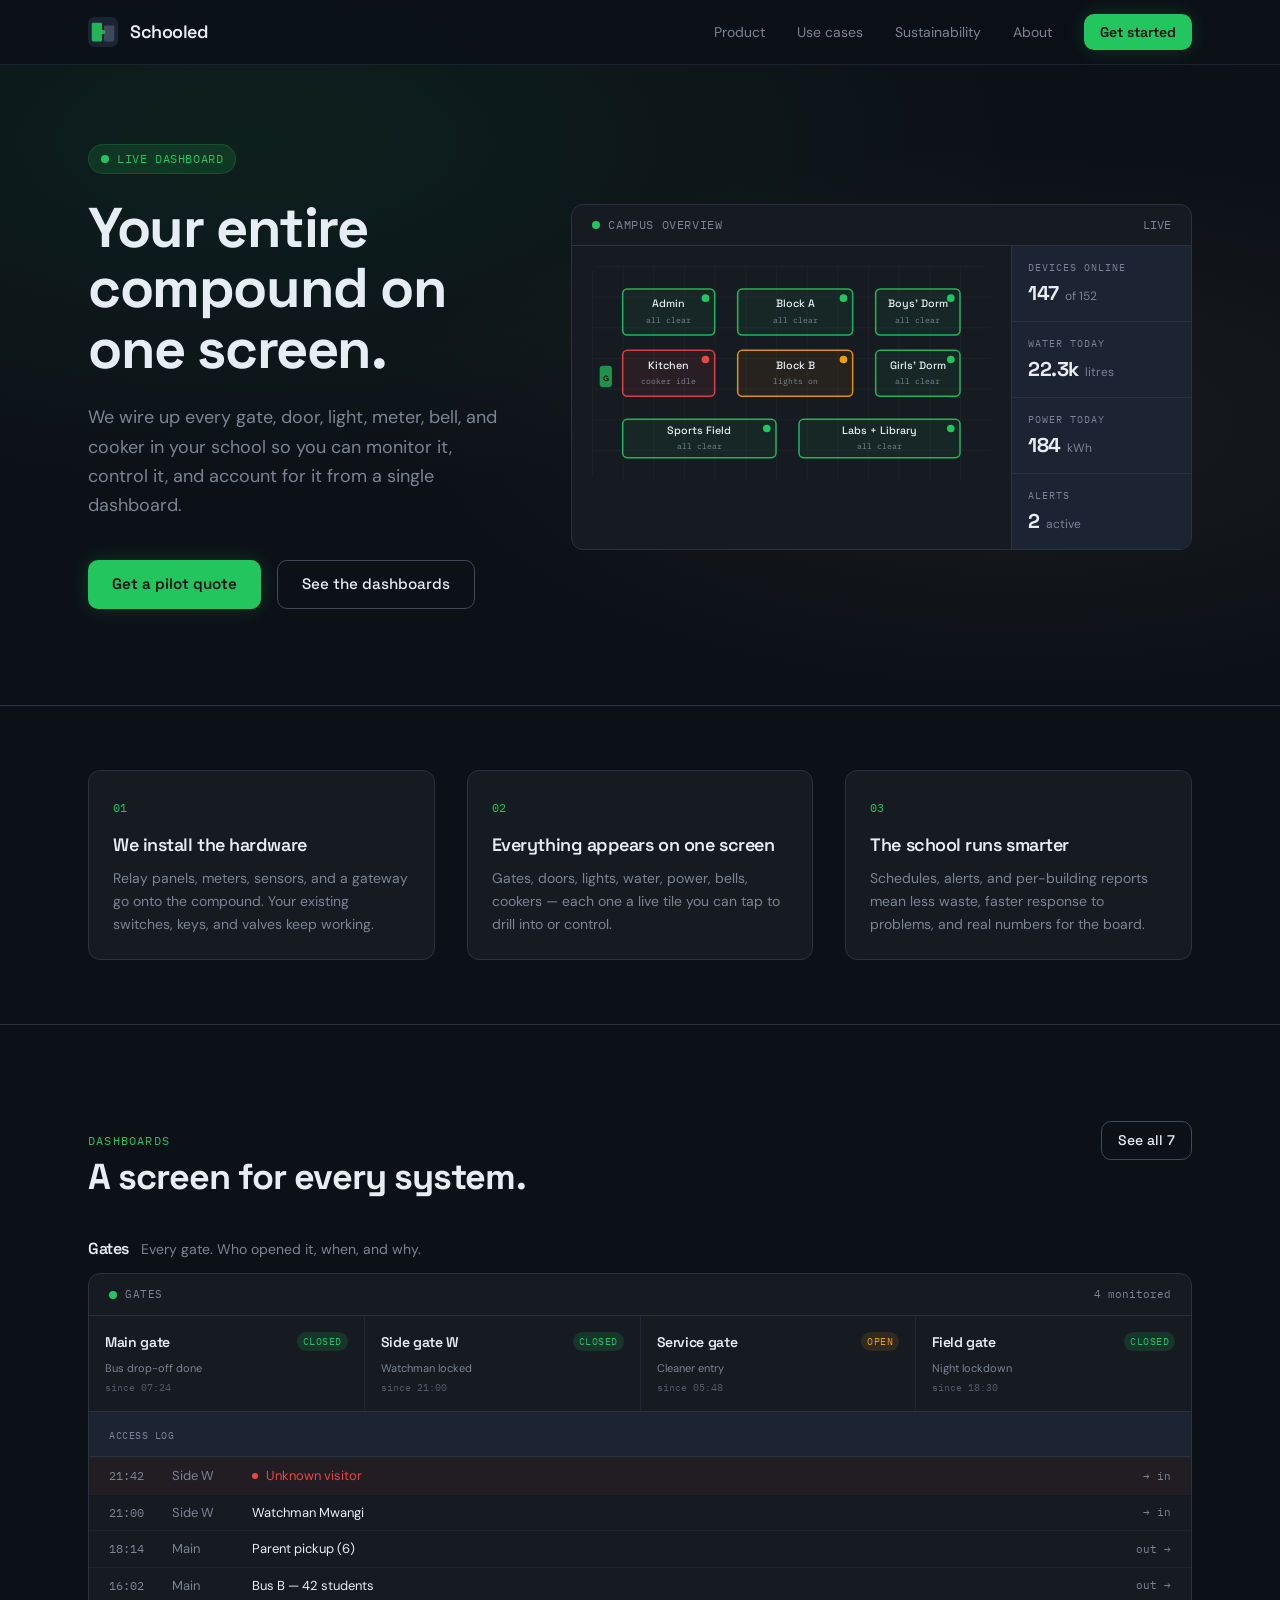
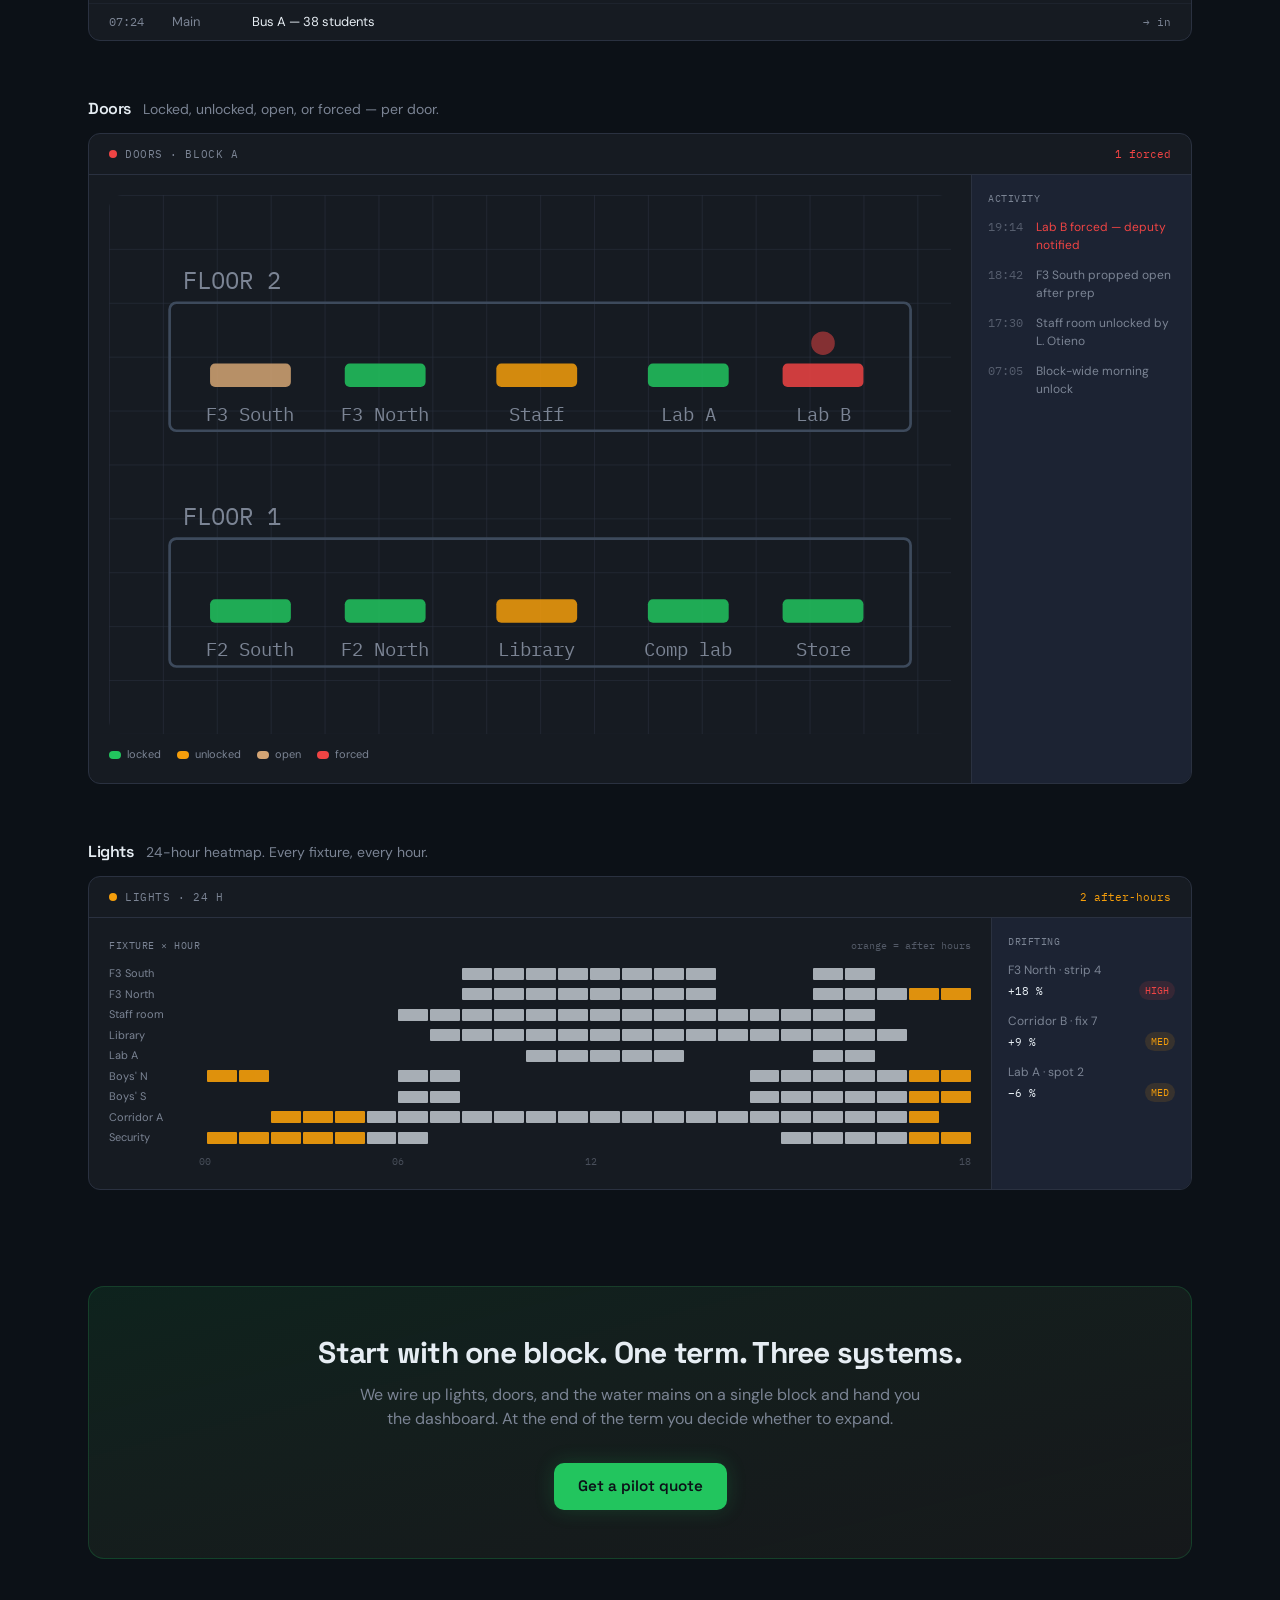
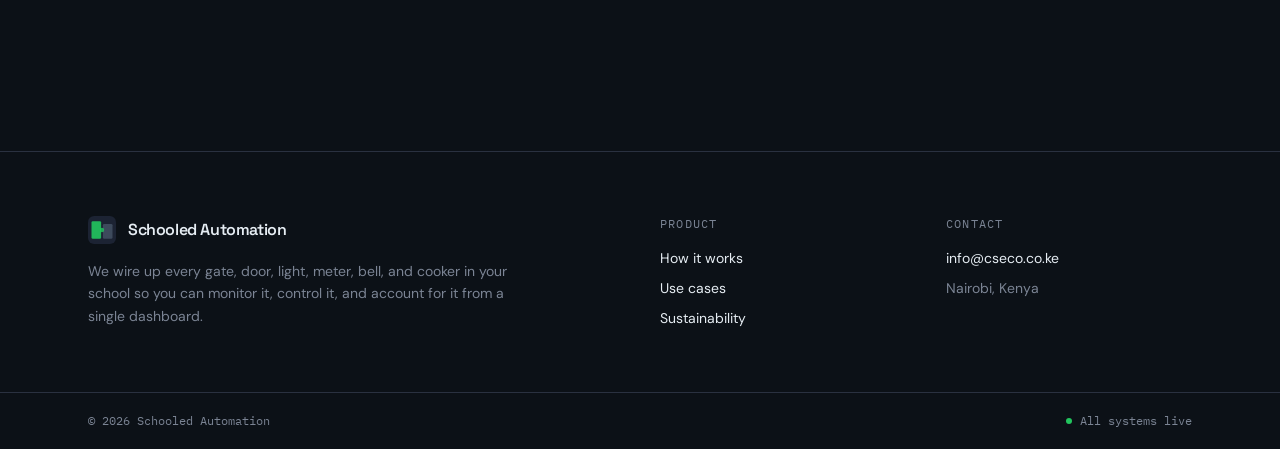
<file: index.html>
<!DOCTYPE html><!--WJyxl3WvEwUUkLeyV5elp--><html lang="en"><head><meta charSet="utf-8"/><meta name="viewport" content="width=device-width, initial-scale=1"/><link rel="stylesheet" href="/_next/static/chunks/d0339983c8c9b81f.css" data-precedence="next"/><link rel="preload" as="script" fetchPriority="low" href="/_next/static/chunks/78f17d245f44ecc2.js"/><script src="/_next/static/chunks/65b96ee02177b1b8.js" async=""></script><script src="/_next/static/chunks/c8d0931fee4b59a2.js" async=""></script><script src="/_next/static/chunks/3f893f5065855c86.js" async=""></script><script src="/_next/static/chunks/turbopack-a428b1386a372f87.js" async=""></script><script src="/_next/static/chunks/aa5488182624ddef.js" async=""></script><script src="/_next/static/chunks/ccd5a61a4aa49379.js" async=""></script><script src="/_next/static/chunks/f341ce5ca02cf859.js" async=""></script><title>Schooled Automation</title><meta name="description" content="Your entire compound on one screen."/><link rel="manifest" href="/manifest.json"/><meta property="og:title" content="Schooled Automation"/><meta property="og:description" content="Your entire compound on one screen."/><meta property="og:url" content="https://schooled-automation.cseco.co.ke/"/><meta property="og:site_name" content="Schooled Automation"/><meta property="og:image" content="https://schooled-automation.cseco.co.ke/og-image.png"/><meta property="og:image:width" content="1200"/><meta property="og:image:height" content="630"/><meta property="og:type" content="website"/><meta name="twitter:card" content="summary_large_image"/><meta name="twitter:title" content="Schooled Automation"/><meta name="twitter:description" content="Your entire compound on one screen."/><meta name="twitter:image" content="https://schooled-automation.cseco.co.ke/og-image.png"/><link rel="icon" href="/favicon.svg" type="image/svg+xml"/><link rel="icon" href="/favicon.png" sizes="32x32" type="image/png"/><link rel="apple-touch-icon" href="/apple-touch-icon.png"/><script src="/_next/static/chunks/a6dad97d9634a72d.js" noModule=""></script></head><body class="min-h-screen"><div hidden=""><!--$--><!--/$--></div><header class="fixed top-0 left-0 right-0 z-50 border-b border-[var(--color-border)]/60 bg-[var(--color-base)]/80 backdrop-blur-xl"><div class="max-w-6xl mx-auto px-6 h-16 flex items-center justify-between"><a class="flex items-center gap-3 group" href="/"><svg width="30" height="30" viewBox="0 0 64 64" fill="none" aria-hidden="true"><rect width="64" height="64" rx="14" fill="var(--color-surface-raised)"></rect><rect x="8" y="12" width="22" height="40" rx="3" fill="var(--color-primary)" opacity="0.9"></rect><rect x="34" y="18" width="22" height="34" rx="3" fill="var(--color-border-bright)"></rect><circle cx="32" cy="32" r="5" fill="var(--color-primary)"><animate attributeName="opacity" values="1;0.4;1" dur="2.4s" repeatCount="indefinite"></animate></circle></svg><span class="font-display font-semibold text-[var(--color-text)] tracking-tight text-lg">Schooled</span></a><nav class="hidden md:flex items-center gap-8 text-sm"><a class="text-[var(--color-muted)] hover:text-[var(--color-text)] transition-colors" href="/product/">Product</a><a class="text-[var(--color-muted)] hover:text-[var(--color-text)] transition-colors" href="/use-cases/">Use cases</a><a class="text-[var(--color-muted)] hover:text-[var(--color-text)] transition-colors" href="/sustainability/">Sustainability</a><a class="text-[var(--color-muted)] hover:text-[var(--color-text)] transition-colors" href="/about/">About</a><a class="btn-primary btn-sm" href="/contact/">Get started</a></nav></div></header><main><section class="relative gradient-mesh"><div class="max-w-6xl mx-auto px-6 pt-28 md:pt-36 pb-section md:pb-section-lg grid lg:grid-cols-12 gap-10 lg:gap-14 items-center"><div class="lg:col-span-5"><div class="inline-flex items-center gap-2 px-3 py-1.5 rounded-full bg-[var(--color-primary-glow)] border border-[var(--color-primary)]/20 mb-6"><span class="w-2 h-2 rounded-full bg-[var(--color-primary)] pulse-green"></span><span class="font-mono text-xs text-[var(--color-primary)] tracking-wider">LIVE DASHBOARD</span></div><h1 class="font-display text-4xl md:text-5xl lg:text-[3.5rem] leading-[1.08] font-bold">Your entire compound on one screen.</h1><p class="mt-6 text-lg text-[var(--color-muted)] leading-relaxed max-w-xl">We wire up every gate, door, light, meter, bell, and cooker in your school so you can monitor it, control it, and account for it from a single dashboard.</p><div class="mt-10 flex flex-wrap gap-4"><a href="/contact" class="btn-primary">Get a pilot quote</a><a href="/use-cases" class="btn-outline">See the dashboards</a></div></div><div class="lg:col-span-7"><div class="card overflow-hidden"><div class="flex items-center justify-between px-5 py-3 border-b border-[var(--color-border)]"><div class="flex items-center gap-2"><span class="w-2 h-2 rounded-full bg-[var(--color-primary)] pulse-green"></span><span class="font-mono text-xs text-[var(--color-muted)] tracking-wider">CAMPUS OVERVIEW</span></div><span class="font-mono text-xs text-[var(--color-muted)]">LIVE</span></div><div class="grid md:grid-cols-[1fr_180px]"><div class="p-5"><svg viewBox="0 0 260 140" class="w-full h-auto" role="img" aria-label="Campus floor plan"><defs><pattern id="grid-v2" width="20" height="20" patternUnits="userSpaceOnUse"><path d="M 20 0 L 0 0 0 20" fill="none" stroke="var(--color-border)" stroke-width="0.3"></path></pattern></defs><rect width="260" height="140" fill="url(#grid-v2)" rx="4"></rect><g><rect x="20" y="15" width="60" height="30" rx="3" fill="rgba(34,197,94,0.08)" stroke="var(--color-primary)" stroke-width="1" opacity="0.9"></rect><text x="50" y="27" text-anchor="middle" fill="var(--color-text)" font-size="7" font-family="Space Grotesk, sans-serif" font-weight="500">Admin</text><circle cx="74" cy="21" r="2.5" fill="var(--color-primary)"></circle><text x="50" y="37" text-anchor="middle" fill="var(--color-muted)" font-size="5" font-family="IBM Plex Mono, monospace">all clear</text></g><g><rect x="95" y="15" width="75" height="30" rx="3" fill="rgba(34,197,94,0.08)" stroke="var(--color-primary)" stroke-width="1" opacity="0.9"></rect><text x="132.5" y="27" text-anchor="middle" fill="var(--color-text)" font-size="7" font-family="Space Grotesk, sans-serif" font-weight="500">Block A</text><circle cx="164" cy="21" r="2.5" fill="var(--color-primary)"></circle><text x="132.5" y="37" text-anchor="middle" fill="var(--color-muted)" font-size="5" font-family="IBM Plex Mono, monospace">all clear</text></g><g><rect x="95" y="55" width="75" height="30" rx="3" fill="rgba(245,158,11,0.08)" stroke="var(--color-warn)" stroke-width="1" opacity="0.9"></rect><text x="132.5" y="67" text-anchor="middle" fill="var(--color-text)" font-size="7" font-family="Space Grotesk, sans-serif" font-weight="500">Block B</text><circle cx="164" cy="61" r="2.5" fill="var(--color-warn)"></circle><text x="132.5" y="77" text-anchor="middle" fill="var(--color-muted)" font-size="5" font-family="IBM Plex Mono, monospace">lights on</text></g><g><rect x="20" y="55" width="60" height="30" rx="3" fill="rgba(239,68,68,0.1)" stroke="var(--color-danger)" stroke-width="1" opacity="0.9"></rect><text x="50" y="67" text-anchor="middle" fill="var(--color-text)" font-size="7" font-family="Space Grotesk, sans-serif" font-weight="500">Kitchen</text><circle cx="74" cy="61" r="2.5" fill="var(--color-danger)"></circle><text x="50" y="77" text-anchor="middle" fill="var(--color-muted)" font-size="5" font-family="IBM Plex Mono, monospace">cooker idle</text></g><g><rect x="185" y="15" width="55" height="30" rx="3" fill="rgba(34,197,94,0.08)" stroke="var(--color-primary)" stroke-width="1" opacity="0.9"></rect><text x="212.5" y="27" text-anchor="middle" fill="var(--color-text)" font-size="7" font-family="Space Grotesk, sans-serif" font-weight="500">Boys&#x27; Dorm</text><circle cx="234" cy="21" r="2.5" fill="var(--color-primary)"></circle><text x="212.5" y="37" text-anchor="middle" fill="var(--color-muted)" font-size="5" font-family="IBM Plex Mono, monospace">all clear</text></g><g><rect x="185" y="55" width="55" height="30" rx="3" fill="rgba(34,197,94,0.08)" stroke="var(--color-primary)" stroke-width="1" opacity="0.9"></rect><text x="212.5" y="67" text-anchor="middle" fill="var(--color-text)" font-size="7" font-family="Space Grotesk, sans-serif" font-weight="500">Girls&#x27; Dorm</text><circle cx="234" cy="61" r="2.5" fill="var(--color-primary)"></circle><text x="212.5" y="77" text-anchor="middle" fill="var(--color-muted)" font-size="5" font-family="IBM Plex Mono, monospace">all clear</text></g><g><rect x="20" y="100" width="100" height="25" rx="3" fill="rgba(34,197,94,0.08)" stroke="var(--color-primary)" stroke-width="1" opacity="0.9"></rect><text x="70" y="109.5" text-anchor="middle" fill="var(--color-text)" font-size="7" font-family="Space Grotesk, sans-serif" font-weight="500">Sports Field</text><circle cx="114" cy="106" r="2.5" fill="var(--color-primary)"></circle><text x="70" y="119.5" text-anchor="middle" fill="var(--color-muted)" font-size="5" font-family="IBM Plex Mono, monospace">all clear</text></g><g><rect x="135" y="100" width="105" height="25" rx="3" fill="rgba(34,197,94,0.08)" stroke="var(--color-primary)" stroke-width="1" opacity="0.9"></rect><text x="187.5" y="109.5" text-anchor="middle" fill="var(--color-text)" font-size="7" font-family="Space Grotesk, sans-serif" font-weight="500">Labs + Library</text><circle cx="234" cy="106" r="2.5" fill="var(--color-primary)"></circle><text x="187.5" y="119.5" text-anchor="middle" fill="var(--color-muted)" font-size="5" font-family="IBM Plex Mono, monospace">all clear</text></g><rect x="5" y="65" width="8" height="14" rx="2" fill="var(--color-primary)" opacity="0.7"></rect><text x="9" y="75" text-anchor="middle" fill="var(--color-base)" font-size="5" font-weight="700">G</text></svg></div><div class="border-l border-[var(--color-border)] bg-[var(--color-surface-raised)]"><div class="px-4 py-3.5 "><p class="font-mono text-[10px] uppercase tracking-widest text-[var(--color-muted)] mb-1">Devices online</p><div class="flex items-baseline gap-1.5"><span class="font-display text-xl font-bold">147</span><span class="text-xs text-[var(--color-muted)]">of 152</span></div></div><div class="px-4 py-3.5 border-t border-[var(--color-border)]"><p class="font-mono text-[10px] uppercase tracking-widest text-[var(--color-muted)] mb-1">Water today</p><div class="flex items-baseline gap-1.5"><span class="font-display text-xl font-bold">22.3k</span><span class="text-xs text-[var(--color-muted)]">litres</span></div></div><div class="px-4 py-3.5 border-t border-[var(--color-border)]"><p class="font-mono text-[10px] uppercase tracking-widest text-[var(--color-muted)] mb-1">Power today</p><div class="flex items-baseline gap-1.5"><span class="font-display text-xl font-bold">184</span><span class="text-xs text-[var(--color-muted)]">kWh</span></div></div><div class="px-4 py-3.5 border-t border-[var(--color-border)]"><p class="font-mono text-[10px] uppercase tracking-widest text-[var(--color-muted)] mb-1">Alerts</p><div class="flex items-baseline gap-1.5"><span class="font-display text-xl font-bold">2</span><span class="text-xs text-[var(--color-muted)]">active</span></div></div></div></div></div></div></div></section><section class="border-y border-[var(--color-border)]"><div class="max-w-6xl mx-auto px-6 py-section grid md:grid-cols-3 gap-8"><div class="card p-6"><span class="font-mono text-xs text-[var(--color-primary)]">01</span><h3 class="font-display text-lg font-semibold mt-3 mb-2">We install the hardware</h3><p class="text-sm text-[var(--color-muted)] leading-relaxed">Relay panels, meters, sensors, and a gateway go onto the compound. Your existing switches, keys, and valves keep working.</p></div><div class="card p-6"><span class="font-mono text-xs text-[var(--color-primary)]">02</span><h3 class="font-display text-lg font-semibold mt-3 mb-2">Everything appears on one screen</h3><p class="text-sm text-[var(--color-muted)] leading-relaxed">Gates, doors, lights, water, power, bells, cookers — each one a live tile you can tap to drill into or control.</p></div><div class="card p-6"><span class="font-mono text-xs text-[var(--color-primary)]">03</span><h3 class="font-display text-lg font-semibold mt-3 mb-2">The school runs smarter</h3><p class="text-sm text-[var(--color-muted)] leading-relaxed">Schedules, alerts, and per-building reports mean less waste, faster response to problems, and real numbers for the board.</p></div></div></section><section class="max-w-6xl mx-auto px-6 py-section-lg"><div class="flex items-baseline justify-between mb-10"><div><p class="font-mono text-xs uppercase tracking-widest text-[var(--color-primary)] mb-2">Dashboards</p><h2 class="font-display text-3xl md:text-4xl font-bold">A screen for every system.</h2></div><a class="hidden md:inline-flex btn-outline btn-sm" href="/use-cases/">See all 7</a></div><div class="space-y-14"><div><div class="flex items-center gap-3 mb-3"><span class="font-display font-semibold">Gates</span><span class="text-sm text-[var(--color-muted)]">Every gate. Who opened it, when, and why.</span></div><div class="card overflow-hidden"><div class="flex items-center justify-between px-5 py-3 border-b border-[var(--color-border)]"><div class="flex items-center gap-2"><span class="w-2 h-2 rounded-full bg-[var(--color-primary)] pulse-green"></span><span class="font-mono text-[11px] tracking-wider text-[var(--color-muted)]">GATES</span></div><span class="font-mono text-[11px] text-[var(--color-muted)]">4 monitored</span></div><div class="grid grid-cols-2 md:grid-cols-4 gap-px bg-[var(--color-border)]/50"><div class="bg-[var(--color-surface)] p-4"><div class="flex items-center justify-between mb-2"><span class="font-display text-sm font-semibold">Main gate</span><span class="font-mono text-[10px] uppercase tracking-wider px-1.5 py-0.5 rounded-full" style="color:var(--color-primary);background:var(--color-primary-glow)">closed</span></div><p class="text-[11px] text-[var(--color-muted)]">Bus drop-off done</p><p class="font-mono text-[10px] text-[var(--color-muted)]/60 mt-1">since <!-- -->07:24</p></div><div class="bg-[var(--color-surface)] p-4"><div class="flex items-center justify-between mb-2"><span class="font-display text-sm font-semibold">Side gate W</span><span class="font-mono text-[10px] uppercase tracking-wider px-1.5 py-0.5 rounded-full" style="color:var(--color-primary);background:var(--color-primary-glow)">closed</span></div><p class="text-[11px] text-[var(--color-muted)]">Watchman locked</p><p class="font-mono text-[10px] text-[var(--color-muted)]/60 mt-1">since <!-- -->21:00</p></div><div class="bg-[var(--color-surface)] p-4"><div class="flex items-center justify-between mb-2"><span class="font-display text-sm font-semibold">Service gate</span><span class="font-mono text-[10px] uppercase tracking-wider px-1.5 py-0.5 rounded-full" style="color:var(--color-warn);background:rgba(245,158,11,0.12)">open</span></div><p class="text-[11px] text-[var(--color-muted)]">Cleaner entry</p><p class="font-mono text-[10px] text-[var(--color-muted)]/60 mt-1">since <!-- -->05:48</p></div><div class="bg-[var(--color-surface)] p-4"><div class="flex items-center justify-between mb-2"><span class="font-display text-sm font-semibold">Field gate</span><span class="font-mono text-[10px] uppercase tracking-wider px-1.5 py-0.5 rounded-full" style="color:var(--color-primary);background:var(--color-primary-glow)">closed</span></div><p class="text-[11px] text-[var(--color-muted)]">Night lockdown</p><p class="font-mono text-[10px] text-[var(--color-muted)]/60 mt-1">since <!-- -->18:30</p></div></div><div class="border-t border-[var(--color-border)]"><div class="px-5 py-2.5 border-b border-[var(--color-border)] bg-[var(--color-surface-raised)]"><span class="font-mono text-[10px] tracking-wider text-[var(--color-muted)]">ACCESS LOG</span></div><table class="w-full text-[13px]"><tbody><tr class="border-t border-[var(--color-border)]/40 bg-[var(--color-danger)]/5"><td class="px-5 py-2 font-mono text-[12px] text-[var(--color-muted)] w-16">21:42</td><td class="px-2 py-2 text-[var(--color-muted)] w-20">Side W</td><td class="px-2 py-2 flex items-center gap-2"><span class="w-1.5 h-1.5 rounded-full bg-[var(--color-danger)] shrink-0"></span><span class="text-[var(--color-danger)]">Unknown visitor</span></td><td class="px-5 py-2 text-right font-mono text-[11px] text-[var(--color-muted)]">→ in</td></tr><tr class="border-t border-[var(--color-border)]/40 "><td class="px-5 py-2 font-mono text-[12px] text-[var(--color-muted)] w-16">21:00</td><td class="px-2 py-2 text-[var(--color-muted)] w-20">Side W</td><td class="px-2 py-2 flex items-center gap-2"><span class="">Watchman Mwangi</span></td><td class="px-5 py-2 text-right font-mono text-[11px] text-[var(--color-muted)]">→ in</td></tr><tr class="border-t border-[var(--color-border)]/40 "><td class="px-5 py-2 font-mono text-[12px] text-[var(--color-muted)] w-16">18:14</td><td class="px-2 py-2 text-[var(--color-muted)] w-20">Main</td><td class="px-2 py-2 flex items-center gap-2"><span class="">Parent pickup (6)</span></td><td class="px-5 py-2 text-right font-mono text-[11px] text-[var(--color-muted)]">out →</td></tr><tr class="border-t border-[var(--color-border)]/40 "><td class="px-5 py-2 font-mono text-[12px] text-[var(--color-muted)] w-16">16:02</td><td class="px-2 py-2 text-[var(--color-muted)] w-20">Main</td><td class="px-2 py-2 flex items-center gap-2"><span class="">Bus B — 42 students</span></td><td class="px-5 py-2 text-right font-mono text-[11px] text-[var(--color-muted)]">out →</td></tr><tr class="border-t border-[var(--color-border)]/40 "><td class="px-5 py-2 font-mono text-[12px] text-[var(--color-muted)] w-16">07:24</td><td class="px-2 py-2 text-[var(--color-muted)] w-20">Main</td><td class="px-2 py-2 flex items-center gap-2"><span class="">Bus A — 38 students</span></td><td class="px-5 py-2 text-right font-mono text-[11px] text-[var(--color-muted)]">→ in</td></tr></tbody></table></div></div></div><div><div class="flex items-center gap-3 mb-3"><span class="font-display font-semibold">Doors</span><span class="text-sm text-[var(--color-muted)]">Locked, unlocked, open, or forced — per door.</span></div><div class="card overflow-hidden"><div class="flex items-center justify-between px-5 py-3 border-b border-[var(--color-border)]"><div class="flex items-center gap-2"><span class="w-2 h-2 rounded-full bg-[var(--color-danger)]"></span><span class="font-mono text-[11px] tracking-wider text-[var(--color-muted)]">DOORS · BLOCK A</span></div><span class="font-mono text-[11px] text-[var(--color-danger)]">1 forced</span></div><div class="grid md:grid-cols-[1fr_220px]"><div class="p-5"><svg viewBox="0 0 250 160" class="w-full h-auto"><defs><pattern id="door-grid" width="16" height="16" patternUnits="userSpaceOnUse"><path d="M 16 0 L 0 0 0 16" fill="none" stroke="var(--color-border)" stroke-width="0.3"></path></pattern></defs><rect width="250" height="160" fill="url(#door-grid)" rx="4"></rect><rect x="18" y="32" width="220" height="38" rx="2" fill="none" stroke="var(--color-border-bright)" stroke-width="0.8"></rect><text x="22" y="28" fill="var(--color-muted)" font-size="7" font-family="IBM Plex Mono, monospace">FLOOR 2</text><rect x="18" y="102" width="220" height="38" rx="2" fill="none" stroke="var(--color-border-bright)" stroke-width="0.8"></rect><text x="22" y="98" fill="var(--color-muted)" font-size="7" font-family="IBM Plex Mono, monospace">FLOOR 1</text><g><rect x="30" y="50" width="24" height="7" rx="1.5" fill="#D4A574" opacity="0.85"></rect><text x="42" y="67" text-anchor="middle" fill="var(--color-muted)" font-size="5.5" font-family="IBM Plex Mono, monospace">F3 South</text></g><g><rect x="70" y="50" width="24" height="7" rx="1.5" fill="#22C55E" opacity="0.85"></rect><text x="82" y="67" text-anchor="middle" fill="var(--color-muted)" font-size="5.5" font-family="IBM Plex Mono, monospace">F3 North</text></g><g><rect x="115" y="50" width="24" height="7" rx="1.5" fill="#F59E0B" opacity="0.85"></rect><text x="127" y="67" text-anchor="middle" fill="var(--color-muted)" font-size="5.5" font-family="IBM Plex Mono, monospace">Staff</text></g><g><rect x="160" y="50" width="24" height="7" rx="1.5" fill="#22C55E" opacity="0.85"></rect><text x="172" y="67" text-anchor="middle" fill="var(--color-muted)" font-size="5.5" font-family="IBM Plex Mono, monospace">Lab A</text></g><g><rect x="200" y="50" width="24" height="7" rx="1.5" fill="#EF4444" opacity="0.85"></rect><circle cx="212" cy="44" r="3.5" fill="#EF4444"><animate attributeName="opacity" values="1;0.2;1" dur="1.2s" repeatCount="indefinite"></animate></circle><text x="212" y="67" text-anchor="middle" fill="var(--color-muted)" font-size="5.5" font-family="IBM Plex Mono, monospace">Lab B</text></g><g><rect x="30" y="120" width="24" height="7" rx="1.5" fill="#22C55E" opacity="0.85"></rect><text x="42" y="137" text-anchor="middle" fill="var(--color-muted)" font-size="5.5" font-family="IBM Plex Mono, monospace">F2 South</text></g><g><rect x="70" y="120" width="24" height="7" rx="1.5" fill="#22C55E" opacity="0.85"></rect><text x="82" y="137" text-anchor="middle" fill="var(--color-muted)" font-size="5.5" font-family="IBM Plex Mono, monospace">F2 North</text></g><g><rect x="115" y="120" width="24" height="7" rx="1.5" fill="#F59E0B" opacity="0.85"></rect><text x="127" y="137" text-anchor="middle" fill="var(--color-muted)" font-size="5.5" font-family="IBM Plex Mono, monospace">Library</text></g><g><rect x="160" y="120" width="24" height="7" rx="1.5" fill="#22C55E" opacity="0.85"></rect><text x="172" y="137" text-anchor="middle" fill="var(--color-muted)" font-size="5.5" font-family="IBM Plex Mono, monospace">Comp lab</text></g><g><rect x="200" y="120" width="24" height="7" rx="1.5" fill="#22C55E" opacity="0.85"></rect><text x="212" y="137" text-anchor="middle" fill="var(--color-muted)" font-size="5.5" font-family="IBM Plex Mono, monospace">Store</text></g></svg><div class="mt-3 flex flex-wrap gap-4 text-[11px]"><span class="flex items-center gap-1.5 text-[var(--color-muted)]"><span class="w-3 h-2 rounded-sm" style="background:#22C55E"></span>locked</span><span class="flex items-center gap-1.5 text-[var(--color-muted)]"><span class="w-3 h-2 rounded-sm" style="background:#F59E0B"></span>unlocked</span><span class="flex items-center gap-1.5 text-[var(--color-muted)]"><span class="w-3 h-2 rounded-sm" style="background:#D4A574"></span>open</span><span class="flex items-center gap-1.5 text-[var(--color-muted)]"><span class="w-3 h-2 rounded-sm" style="background:#EF4444"></span>forced</span></div></div><div class="border-l border-[var(--color-border)] bg-[var(--color-surface-raised)] p-4"><p class="font-mono text-[10px] tracking-wider text-[var(--color-muted)] mb-3">ACTIVITY</p><ul class="space-y-3"><li class="flex items-start gap-2 text-[12px]"><span class="font-mono text-[var(--color-muted)]/60 shrink-0 w-10">19:14</span><span class="text-[var(--color-danger)]">Lab B forced — deputy notified</span></li><li class="flex items-start gap-2 text-[12px]"><span class="font-mono text-[var(--color-muted)]/60 shrink-0 w-10">18:42</span><span class="text-[var(--color-muted)]">F3 South propped open after prep</span></li><li class="flex items-start gap-2 text-[12px]"><span class="font-mono text-[var(--color-muted)]/60 shrink-0 w-10">17:30</span><span class="text-[var(--color-muted)]">Staff room unlocked by L. Otieno</span></li><li class="flex items-start gap-2 text-[12px]"><span class="font-mono text-[var(--color-muted)]/60 shrink-0 w-10">07:05</span><span class="text-[var(--color-muted)]">Block-wide morning unlock</span></li></ul></div></div></div></div><div><div class="flex items-center gap-3 mb-3"><span class="font-display font-semibold">Lights</span><span class="text-sm text-[var(--color-muted)]">24-hour heatmap. Every fixture, every hour.</span></div><div class="card overflow-hidden"><div class="flex items-center justify-between px-5 py-3 border-b border-[var(--color-border)]"><div class="flex items-center gap-2"><span class="w-2 h-2 rounded-full bg-[var(--color-warn)]"></span><span class="font-mono text-[11px] tracking-wider text-[var(--color-muted)]">LIGHTS · 24 H</span></div><span class="font-mono text-[11px] text-[var(--color-warn)]">2 after-hours</span></div><div class="grid md:grid-cols-[1fr_200px]"><div class="p-5"><div class="flex items-baseline justify-between mb-3"><span class="font-mono text-[10px] tracking-wider text-[var(--color-muted)]">FIXTURE × HOUR</span><span class="font-mono text-[10px] text-[var(--color-muted)]/60">orange = after hours</span></div><div class="space-y-1"><div class="grid items-center gap-2" style="grid-template-columns:90px 1fr"><span class="text-[11px] text-[var(--color-muted)] truncate">F3 South</span><div class="grid gap-[2px]" style="grid-template-columns:repeat(24, 1fr)"><div class="h-3 rounded-[1px]" style="background:var(--color-border)/40;opacity:0.3"></div><div class="h-3 rounded-[1px]" style="background:var(--color-border)/40;opacity:0.3"></div><div class="h-3 rounded-[1px]" style="background:var(--color-border)/40;opacity:0.3"></div><div class="h-3 rounded-[1px]" style="background:var(--color-border)/40;opacity:0.3"></div><div class="h-3 rounded-[1px]" style="background:var(--color-border)/40;opacity:0.3"></div><div class="h-3 rounded-[1px]" style="background:var(--color-border)/40;opacity:0.3"></div><div class="h-3 rounded-[1px]" style="background:var(--color-border)/40;opacity:0.3"></div><div class="h-3 rounded-[1px]" style="background:var(--color-border)/40;opacity:0.3"></div><div class="h-3 rounded-[1px]" style="background:var(--color-text);opacity:0.7"></div><div class="h-3 rounded-[1px]" style="background:var(--color-text);opacity:0.7"></div><div class="h-3 rounded-[1px]" style="background:var(--color-text);opacity:0.7"></div><div class="h-3 rounded-[1px]" style="background:var(--color-text);opacity:0.7"></div><div class="h-3 rounded-[1px]" style="background:var(--color-text);opacity:0.7"></div><div class="h-3 rounded-[1px]" style="background:var(--color-text);opacity:0.7"></div><div class="h-3 rounded-[1px]" style="background:var(--color-text);opacity:0.7"></div><div class="h-3 rounded-[1px]" style="background:var(--color-text);opacity:0.7"></div><div class="h-3 rounded-[1px]" style="background:var(--color-border)/40;opacity:0.3"></div><div class="h-3 rounded-[1px]" style="background:var(--color-border)/40;opacity:0.3"></div><div class="h-3 rounded-[1px]" style="background:var(--color-border)/40;opacity:0.3"></div><div class="h-3 rounded-[1px]" style="background:var(--color-text);opacity:0.7"></div><div class="h-3 rounded-[1px]" style="background:var(--color-text);opacity:0.7"></div><div class="h-3 rounded-[1px]" style="background:var(--color-border)/40;opacity:0.3"></div><div class="h-3 rounded-[1px]" style="background:var(--color-border)/40;opacity:0.3"></div><div class="h-3 rounded-[1px]" style="background:var(--color-border)/40;opacity:0.3"></div></div></div><div class="grid items-center gap-2" style="grid-template-columns:90px 1fr"><span class="text-[11px] text-[var(--color-muted)] truncate">F3 North</span><div class="grid gap-[2px]" style="grid-template-columns:repeat(24, 1fr)"><div class="h-3 rounded-[1px]" style="background:var(--color-border)/40;opacity:0.3"></div><div class="h-3 rounded-[1px]" style="background:var(--color-border)/40;opacity:0.3"></div><div class="h-3 rounded-[1px]" style="background:var(--color-border)/40;opacity:0.3"></div><div class="h-3 rounded-[1px]" style="background:var(--color-border)/40;opacity:0.3"></div><div class="h-3 rounded-[1px]" style="background:var(--color-border)/40;opacity:0.3"></div><div class="h-3 rounded-[1px]" style="background:var(--color-border)/40;opacity:0.3"></div><div class="h-3 rounded-[1px]" style="background:var(--color-border)/40;opacity:0.3"></div><div class="h-3 rounded-[1px]" style="background:var(--color-border)/40;opacity:0.3"></div><div class="h-3 rounded-[1px]" style="background:var(--color-text);opacity:0.7"></div><div class="h-3 rounded-[1px]" style="background:var(--color-text);opacity:0.7"></div><div class="h-3 rounded-[1px]" style="background:var(--color-text);opacity:0.7"></div><div class="h-3 rounded-[1px]" style="background:var(--color-text);opacity:0.7"></div><div class="h-3 rounded-[1px]" style="background:var(--color-text);opacity:0.7"></div><div class="h-3 rounded-[1px]" style="background:var(--color-text);opacity:0.7"></div><div class="h-3 rounded-[1px]" style="background:var(--color-text);opacity:0.7"></div><div class="h-3 rounded-[1px]" style="background:var(--color-text);opacity:0.7"></div><div class="h-3 rounded-[1px]" style="background:var(--color-border)/40;opacity:0.3"></div><div class="h-3 rounded-[1px]" style="background:var(--color-border)/40;opacity:0.3"></div><div class="h-3 rounded-[1px]" style="background:var(--color-border)/40;opacity:0.3"></div><div class="h-3 rounded-[1px]" style="background:var(--color-text);opacity:0.7"></div><div class="h-3 rounded-[1px]" style="background:var(--color-text);opacity:0.7"></div><div class="h-3 rounded-[1px]" style="background:var(--color-text);opacity:0.7"></div><div class="h-3 rounded-[1px]" style="background:var(--color-warn);opacity:0.9"></div><div class="h-3 rounded-[1px]" style="background:var(--color-warn);opacity:0.9"></div></div></div><div class="grid items-center gap-2" style="grid-template-columns:90px 1fr"><span class="text-[11px] text-[var(--color-muted)] truncate">Staff room</span><div class="grid gap-[2px]" style="grid-template-columns:repeat(24, 1fr)"><div class="h-3 rounded-[1px]" style="background:var(--color-border)/40;opacity:0.3"></div><div class="h-3 rounded-[1px]" style="background:var(--color-border)/40;opacity:0.3"></div><div class="h-3 rounded-[1px]" style="background:var(--color-border)/40;opacity:0.3"></div><div class="h-3 rounded-[1px]" style="background:var(--color-border)/40;opacity:0.3"></div><div class="h-3 rounded-[1px]" style="background:var(--color-border)/40;opacity:0.3"></div><div class="h-3 rounded-[1px]" style="background:var(--color-border)/40;opacity:0.3"></div><div class="h-3 rounded-[1px]" style="background:var(--color-text);opacity:0.7"></div><div class="h-3 rounded-[1px]" style="background:var(--color-text);opacity:0.7"></div><div class="h-3 rounded-[1px]" style="background:var(--color-text);opacity:0.7"></div><div class="h-3 rounded-[1px]" style="background:var(--color-text);opacity:0.7"></div><div class="h-3 rounded-[1px]" style="background:var(--color-text);opacity:0.7"></div><div class="h-3 rounded-[1px]" style="background:var(--color-text);opacity:0.7"></div><div class="h-3 rounded-[1px]" style="background:var(--color-text);opacity:0.7"></div><div class="h-3 rounded-[1px]" style="background:var(--color-text);opacity:0.7"></div><div class="h-3 rounded-[1px]" style="background:var(--color-text);opacity:0.7"></div><div class="h-3 rounded-[1px]" style="background:var(--color-text);opacity:0.7"></div><div class="h-3 rounded-[1px]" style="background:var(--color-text);opacity:0.7"></div><div class="h-3 rounded-[1px]" style="background:var(--color-text);opacity:0.7"></div><div class="h-3 rounded-[1px]" style="background:var(--color-text);opacity:0.7"></div><div class="h-3 rounded-[1px]" style="background:var(--color-text);opacity:0.7"></div><div class="h-3 rounded-[1px]" style="background:var(--color-text);opacity:0.7"></div><div class="h-3 rounded-[1px]" style="background:var(--color-border)/40;opacity:0.3"></div><div class="h-3 rounded-[1px]" style="background:var(--color-border)/40;opacity:0.3"></div><div class="h-3 rounded-[1px]" style="background:var(--color-border)/40;opacity:0.3"></div></div></div><div class="grid items-center gap-2" style="grid-template-columns:90px 1fr"><span class="text-[11px] text-[var(--color-muted)] truncate">Library</span><div class="grid gap-[2px]" style="grid-template-columns:repeat(24, 1fr)"><div class="h-3 rounded-[1px]" style="background:var(--color-border)/40;opacity:0.3"></div><div class="h-3 rounded-[1px]" style="background:var(--color-border)/40;opacity:0.3"></div><div class="h-3 rounded-[1px]" style="background:var(--color-border)/40;opacity:0.3"></div><div class="h-3 rounded-[1px]" style="background:var(--color-border)/40;opacity:0.3"></div><div class="h-3 rounded-[1px]" style="background:var(--color-border)/40;opacity:0.3"></div><div class="h-3 rounded-[1px]" style="background:var(--color-border)/40;opacity:0.3"></div><div class="h-3 rounded-[1px]" style="background:var(--color-border)/40;opacity:0.3"></div><div class="h-3 rounded-[1px]" style="background:var(--color-text);opacity:0.7"></div><div class="h-3 rounded-[1px]" style="background:var(--color-text);opacity:0.7"></div><div class="h-3 rounded-[1px]" style="background:var(--color-text);opacity:0.7"></div><div class="h-3 rounded-[1px]" style="background:var(--color-text);opacity:0.7"></div><div class="h-3 rounded-[1px]" style="background:var(--color-text);opacity:0.7"></div><div class="h-3 rounded-[1px]" style="background:var(--color-text);opacity:0.7"></div><div class="h-3 rounded-[1px]" style="background:var(--color-text);opacity:0.7"></div><div class="h-3 rounded-[1px]" style="background:var(--color-text);opacity:0.7"></div><div class="h-3 rounded-[1px]" style="background:var(--color-text);opacity:0.7"></div><div class="h-3 rounded-[1px]" style="background:var(--color-text);opacity:0.7"></div><div class="h-3 rounded-[1px]" style="background:var(--color-text);opacity:0.7"></div><div class="h-3 rounded-[1px]" style="background:var(--color-text);opacity:0.7"></div><div class="h-3 rounded-[1px]" style="background:var(--color-text);opacity:0.7"></div><div class="h-3 rounded-[1px]" style="background:var(--color-text);opacity:0.7"></div><div class="h-3 rounded-[1px]" style="background:var(--color-text);opacity:0.7"></div><div class="h-3 rounded-[1px]" style="background:var(--color-border)/40;opacity:0.3"></div><div class="h-3 rounded-[1px]" style="background:var(--color-border)/40;opacity:0.3"></div></div></div><div class="grid items-center gap-2" style="grid-template-columns:90px 1fr"><span class="text-[11px] text-[var(--color-muted)] truncate">Lab A</span><div class="grid gap-[2px]" style="grid-template-columns:repeat(24, 1fr)"><div class="h-3 rounded-[1px]" style="background:var(--color-border)/40;opacity:0.3"></div><div class="h-3 rounded-[1px]" style="background:var(--color-border)/40;opacity:0.3"></div><div class="h-3 rounded-[1px]" style="background:var(--color-border)/40;opacity:0.3"></div><div class="h-3 rounded-[1px]" style="background:var(--color-border)/40;opacity:0.3"></div><div class="h-3 rounded-[1px]" style="background:var(--color-border)/40;opacity:0.3"></div><div class="h-3 rounded-[1px]" style="background:var(--color-border)/40;opacity:0.3"></div><div class="h-3 rounded-[1px]" style="background:var(--color-border)/40;opacity:0.3"></div><div class="h-3 rounded-[1px]" style="background:var(--color-border)/40;opacity:0.3"></div><div class="h-3 rounded-[1px]" style="background:var(--color-border)/40;opacity:0.3"></div><div class="h-3 rounded-[1px]" style="background:var(--color-border)/40;opacity:0.3"></div><div class="h-3 rounded-[1px]" style="background:var(--color-text);opacity:0.7"></div><div class="h-3 rounded-[1px]" style="background:var(--color-text);opacity:0.7"></div><div class="h-3 rounded-[1px]" style="background:var(--color-text);opacity:0.7"></div><div class="h-3 rounded-[1px]" style="background:var(--color-text);opacity:0.7"></div><div class="h-3 rounded-[1px]" style="background:var(--color-text);opacity:0.7"></div><div class="h-3 rounded-[1px]" style="background:var(--color-border)/40;opacity:0.3"></div><div class="h-3 rounded-[1px]" style="background:var(--color-border)/40;opacity:0.3"></div><div class="h-3 rounded-[1px]" style="background:var(--color-border)/40;opacity:0.3"></div><div class="h-3 rounded-[1px]" style="background:var(--color-border)/40;opacity:0.3"></div><div class="h-3 rounded-[1px]" style="background:var(--color-text);opacity:0.7"></div><div class="h-3 rounded-[1px]" style="background:var(--color-text);opacity:0.7"></div><div class="h-3 rounded-[1px]" style="background:var(--color-border)/40;opacity:0.3"></div><div class="h-3 rounded-[1px]" style="background:var(--color-border)/40;opacity:0.3"></div><div class="h-3 rounded-[1px]" style="background:var(--color-border)/40;opacity:0.3"></div></div></div><div class="grid items-center gap-2" style="grid-template-columns:90px 1fr"><span class="text-[11px] text-[var(--color-muted)] truncate">Boys&#x27; N</span><div class="grid gap-[2px]" style="grid-template-columns:repeat(24, 1fr)"><div class="h-3 rounded-[1px]" style="background:var(--color-warn);opacity:0.9"></div><div class="h-3 rounded-[1px]" style="background:var(--color-warn);opacity:0.9"></div><div class="h-3 rounded-[1px]" style="background:var(--color-border)/40;opacity:0.3"></div><div class="h-3 rounded-[1px]" style="background:var(--color-border)/40;opacity:0.3"></div><div class="h-3 rounded-[1px]" style="background:var(--color-border)/40;opacity:0.3"></div><div class="h-3 rounded-[1px]" style="background:var(--color-border)/40;opacity:0.3"></div><div class="h-3 rounded-[1px]" style="background:var(--color-text);opacity:0.7"></div><div class="h-3 rounded-[1px]" style="background:var(--color-text);opacity:0.7"></div><div class="h-3 rounded-[1px]" style="background:var(--color-border)/40;opacity:0.3"></div><div class="h-3 rounded-[1px]" style="background:var(--color-border)/40;opacity:0.3"></div><div class="h-3 rounded-[1px]" style="background:var(--color-border)/40;opacity:0.3"></div><div class="h-3 rounded-[1px]" style="background:var(--color-border)/40;opacity:0.3"></div><div class="h-3 rounded-[1px]" style="background:var(--color-border)/40;opacity:0.3"></div><div class="h-3 rounded-[1px]" style="background:var(--color-border)/40;opacity:0.3"></div><div class="h-3 rounded-[1px]" style="background:var(--color-border)/40;opacity:0.3"></div><div class="h-3 rounded-[1px]" style="background:var(--color-border)/40;opacity:0.3"></div><div class="h-3 rounded-[1px]" style="background:var(--color-border)/40;opacity:0.3"></div><div class="h-3 rounded-[1px]" style="background:var(--color-text);opacity:0.7"></div><div class="h-3 rounded-[1px]" style="background:var(--color-text);opacity:0.7"></div><div class="h-3 rounded-[1px]" style="background:var(--color-text);opacity:0.7"></div><div class="h-3 rounded-[1px]" style="background:var(--color-text);opacity:0.7"></div><div class="h-3 rounded-[1px]" style="background:var(--color-text);opacity:0.7"></div><div class="h-3 rounded-[1px]" style="background:var(--color-warn);opacity:0.9"></div><div class="h-3 rounded-[1px]" style="background:var(--color-warn);opacity:0.9"></div></div></div><div class="grid items-center gap-2" style="grid-template-columns:90px 1fr"><span class="text-[11px] text-[var(--color-muted)] truncate">Boys&#x27; S</span><div class="grid gap-[2px]" style="grid-template-columns:repeat(24, 1fr)"><div class="h-3 rounded-[1px]" style="background:var(--color-border)/40;opacity:0.3"></div><div class="h-3 rounded-[1px]" style="background:var(--color-border)/40;opacity:0.3"></div><div class="h-3 rounded-[1px]" style="background:var(--color-border)/40;opacity:0.3"></div><div class="h-3 rounded-[1px]" style="background:var(--color-border)/40;opacity:0.3"></div><div class="h-3 rounded-[1px]" style="background:var(--color-border)/40;opacity:0.3"></div><div class="h-3 rounded-[1px]" style="background:var(--color-border)/40;opacity:0.3"></div><div class="h-3 rounded-[1px]" style="background:var(--color-text);opacity:0.7"></div><div class="h-3 rounded-[1px]" style="background:var(--color-text);opacity:0.7"></div><div class="h-3 rounded-[1px]" style="background:var(--color-border)/40;opacity:0.3"></div><div class="h-3 rounded-[1px]" style="background:var(--color-border)/40;opacity:0.3"></div><div class="h-3 rounded-[1px]" style="background:var(--color-border)/40;opacity:0.3"></div><div class="h-3 rounded-[1px]" style="background:var(--color-border)/40;opacity:0.3"></div><div class="h-3 rounded-[1px]" style="background:var(--color-border)/40;opacity:0.3"></div><div class="h-3 rounded-[1px]" style="background:var(--color-border)/40;opacity:0.3"></div><div class="h-3 rounded-[1px]" style="background:var(--color-border)/40;opacity:0.3"></div><div class="h-3 rounded-[1px]" style="background:var(--color-border)/40;opacity:0.3"></div><div class="h-3 rounded-[1px]" style="background:var(--color-border)/40;opacity:0.3"></div><div class="h-3 rounded-[1px]" style="background:var(--color-text);opacity:0.7"></div><div class="h-3 rounded-[1px]" style="background:var(--color-text);opacity:0.7"></div><div class="h-3 rounded-[1px]" style="background:var(--color-text);opacity:0.7"></div><div class="h-3 rounded-[1px]" style="background:var(--color-text);opacity:0.7"></div><div class="h-3 rounded-[1px]" style="background:var(--color-text);opacity:0.7"></div><div class="h-3 rounded-[1px]" style="background:var(--color-warn);opacity:0.9"></div><div class="h-3 rounded-[1px]" style="background:var(--color-warn);opacity:0.9"></div></div></div><div class="grid items-center gap-2" style="grid-template-columns:90px 1fr"><span class="text-[11px] text-[var(--color-muted)] truncate">Corridor A</span><div class="grid gap-[2px]" style="grid-template-columns:repeat(24, 1fr)"><div class="h-3 rounded-[1px]" style="background:var(--color-border)/40;opacity:0.3"></div><div class="h-3 rounded-[1px]" style="background:var(--color-border)/40;opacity:0.3"></div><div class="h-3 rounded-[1px]" style="background:var(--color-warn);opacity:0.9"></div><div class="h-3 rounded-[1px]" style="background:var(--color-warn);opacity:0.9"></div><div class="h-3 rounded-[1px]" style="background:var(--color-warn);opacity:0.9"></div><div class="h-3 rounded-[1px]" style="background:var(--color-text);opacity:0.7"></div><div class="h-3 rounded-[1px]" style="background:var(--color-text);opacity:0.7"></div><div class="h-3 rounded-[1px]" style="background:var(--color-text);opacity:0.7"></div><div class="h-3 rounded-[1px]" style="background:var(--color-text);opacity:0.7"></div><div class="h-3 rounded-[1px]" style="background:var(--color-text);opacity:0.7"></div><div class="h-3 rounded-[1px]" style="background:var(--color-text);opacity:0.7"></div><div class="h-3 rounded-[1px]" style="background:var(--color-text);opacity:0.7"></div><div class="h-3 rounded-[1px]" style="background:var(--color-text);opacity:0.7"></div><div class="h-3 rounded-[1px]" style="background:var(--color-text);opacity:0.7"></div><div class="h-3 rounded-[1px]" style="background:var(--color-text);opacity:0.7"></div><div class="h-3 rounded-[1px]" style="background:var(--color-text);opacity:0.7"></div><div class="h-3 rounded-[1px]" style="background:var(--color-text);opacity:0.7"></div><div class="h-3 rounded-[1px]" style="background:var(--color-text);opacity:0.7"></div><div class="h-3 rounded-[1px]" style="background:var(--color-text);opacity:0.7"></div><div class="h-3 rounded-[1px]" style="background:var(--color-text);opacity:0.7"></div><div class="h-3 rounded-[1px]" style="background:var(--color-text);opacity:0.7"></div><div class="h-3 rounded-[1px]" style="background:var(--color-text);opacity:0.7"></div><div class="h-3 rounded-[1px]" style="background:var(--color-warn);opacity:0.9"></div><div class="h-3 rounded-[1px]" style="background:var(--color-border)/40;opacity:0.3"></div></div></div><div class="grid items-center gap-2" style="grid-template-columns:90px 1fr"><span class="text-[11px] text-[var(--color-muted)] truncate">Security</span><div class="grid gap-[2px]" style="grid-template-columns:repeat(24, 1fr)"><div class="h-3 rounded-[1px]" style="background:var(--color-warn);opacity:0.9"></div><div class="h-3 rounded-[1px]" style="background:var(--color-warn);opacity:0.9"></div><div class="h-3 rounded-[1px]" style="background:var(--color-warn);opacity:0.9"></div><div class="h-3 rounded-[1px]" style="background:var(--color-warn);opacity:0.9"></div><div class="h-3 rounded-[1px]" style="background:var(--color-warn);opacity:0.9"></div><div class="h-3 rounded-[1px]" style="background:var(--color-text);opacity:0.7"></div><div class="h-3 rounded-[1px]" style="background:var(--color-text);opacity:0.7"></div><div class="h-3 rounded-[1px]" style="background:var(--color-border)/40;opacity:0.3"></div><div class="h-3 rounded-[1px]" style="background:var(--color-border)/40;opacity:0.3"></div><div class="h-3 rounded-[1px]" style="background:var(--color-border)/40;opacity:0.3"></div><div class="h-3 rounded-[1px]" style="background:var(--color-border)/40;opacity:0.3"></div><div class="h-3 rounded-[1px]" style="background:var(--color-border)/40;opacity:0.3"></div><div class="h-3 rounded-[1px]" style="background:var(--color-border)/40;opacity:0.3"></div><div class="h-3 rounded-[1px]" style="background:var(--color-border)/40;opacity:0.3"></div><div class="h-3 rounded-[1px]" style="background:var(--color-border)/40;opacity:0.3"></div><div class="h-3 rounded-[1px]" style="background:var(--color-border)/40;opacity:0.3"></div><div class="h-3 rounded-[1px]" style="background:var(--color-border)/40;opacity:0.3"></div><div class="h-3 rounded-[1px]" style="background:var(--color-border)/40;opacity:0.3"></div><div class="h-3 rounded-[1px]" style="background:var(--color-text);opacity:0.7"></div><div class="h-3 rounded-[1px]" style="background:var(--color-text);opacity:0.7"></div><div class="h-3 rounded-[1px]" style="background:var(--color-text);opacity:0.7"></div><div class="h-3 rounded-[1px]" style="background:var(--color-text);opacity:0.7"></div><div class="h-3 rounded-[1px]" style="background:var(--color-warn);opacity:0.9"></div><div class="h-3 rounded-[1px]" style="background:var(--color-warn);opacity:0.9"></div></div></div></div><div class="grid mt-2 text-[10px] font-mono text-[var(--color-muted)]/50" style="grid-template-columns:90px repeat(4, 1fr)"><span></span><span>00</span><span>06</span><span>12</span><span class="text-right">18</span></div></div><div class="border-l border-[var(--color-border)] bg-[var(--color-surface-raised)] p-4"><p class="font-mono text-[10px] tracking-wider text-[var(--color-muted)] mb-3">DRIFTING</p><ul class="space-y-3"><li><p class="text-[12px] text-[var(--color-muted)] mb-0.5">F3 North · strip 4</p><div class="flex items-center justify-between"><span class="font-mono text-[11px]">+18 %</span><span class="font-mono text-[10px] uppercase px-1.5 py-0.5 rounded-full" style="color:var(--color-danger);background:rgba(239,68,68,0.12)">high</span></div></li><li><p class="text-[12px] text-[var(--color-muted)] mb-0.5">Corridor B · fix 7</p><div class="flex items-center justify-between"><span class="font-mono text-[11px]">+9 %</span><span class="font-mono text-[10px] uppercase px-1.5 py-0.5 rounded-full" style="color:var(--color-warn);background:rgba(245,158,11,0.12)">med</span></div></li><li><p class="text-[12px] text-[var(--color-muted)] mb-0.5">Lab A · spot 2</p><div class="flex items-center justify-between"><span class="font-mono text-[11px]">−6 %</span><span class="font-mono text-[10px] uppercase px-1.5 py-0.5 rounded-full" style="color:var(--color-warn);background:rgba(245,158,11,0.12)">med</span></div></li></ul></div></div></div></div></div><div class="mt-10 text-center md:hidden"><a class="btn-outline" href="/use-cases/">See all 7 dashboards</a></div></section><section class="max-w-6xl mx-auto px-6 pb-section-lg"><div class="rounded-2xl bg-gradient-to-br from-[var(--color-primary)]/10 to-[var(--color-sand)]/5 border border-[var(--color-primary)]/20 p-8 md:p-12 text-center"><h2 class="font-display text-2xl md:text-3xl font-bold mb-3">Start with one block. One term. Three systems.</h2><p class="text-[var(--color-muted)] max-w-xl mx-auto mb-8">We wire up lights, doors, and the water mains on a single block and hand you the dashboard. At the end of the term you decide whether to expand.</p><a href="/contact" class="btn-primary">Get a pilot quote</a></div></section></main><footer class="border-t border-[var(--color-border)] mt-section-lg"><div class="max-w-6xl mx-auto px-6 py-16 grid md:grid-cols-4 gap-10"><div class="md:col-span-2"><div class="flex items-center gap-3 mb-4"><svg width="28" height="28" viewBox="0 0 64 64" fill="none" aria-hidden="true"><rect width="64" height="64" rx="14" fill="var(--color-surface-raised)"></rect><rect x="8" y="12" width="22" height="40" rx="3" fill="var(--color-primary)" opacity="0.9"></rect><rect x="34" y="18" width="22" height="34" rx="3" fill="var(--color-border-bright)"></rect><circle cx="32" cy="32" r="5" fill="var(--color-primary)"><animate attributeName="opacity" values="1;0.4;1" dur="2.4s" repeatCount="indefinite"></animate></circle></svg><span class="font-display font-semibold text-[var(--color-text)]">Schooled Automation</span></div><p class="text-sm text-[var(--color-muted)] max-w-md leading-relaxed">We wire up every gate, door, light, meter, bell, and cooker in your school so you can monitor it, control it, and account for it from a single dashboard.</p></div><div><p class="font-mono text-xs uppercase tracking-widest text-[var(--color-muted)] mb-4">Product</p><ul class="space-y-2.5 text-sm"><li><a class="text-[var(--color-text)] hover:text-[var(--color-primary)] transition-colors" href="/product/">How it works</a></li><li><a class="text-[var(--color-text)] hover:text-[var(--color-primary)] transition-colors" href="/use-cases/">Use cases</a></li><li><a class="text-[var(--color-text)] hover:text-[var(--color-primary)] transition-colors" href="/sustainability/">Sustainability</a></li></ul></div><div><p class="font-mono text-xs uppercase tracking-widest text-[var(--color-muted)] mb-4">Contact</p><ul class="space-y-2.5 text-sm"><li><a href="mailto:info@cseco.co.ke" class="text-[var(--color-text)] hover:text-[var(--color-primary)] transition-colors">info@cseco.co.ke</a></li><li><span class="text-[var(--color-muted)]">Nairobi, Kenya</span></li></ul></div></div><div class="border-t border-[var(--color-border)]"><div class="max-w-6xl mx-auto px-6 py-5 flex items-center justify-between text-xs text-[var(--color-muted)] font-mono"><span>© <!-- -->2026<!-- --> Schooled Automation</span><span class="flex items-center gap-2"><span class="w-1.5 h-1.5 rounded-full bg-[var(--color-primary)] pulse-green"></span>All systems live</span></div></div></footer><!--$--><!--/$--><script src="/_next/static/chunks/78f17d245f44ecc2.js" id="_R_" async=""></script><script>(self.__next_f=self.__next_f||[]).push([0])</script><script>self.__next_f.push([1,"1:\"$Sreact.fragment\"\n2:I[56698,[\"/_next/static/chunks/aa5488182624ddef.js\",\"/_next/static/chunks/ccd5a61a4aa49379.js\"],\"default\"]\n3:I[35109,[\"/_next/static/chunks/aa5488182624ddef.js\",\"/_next/static/chunks/ccd5a61a4aa49379.js\"],\"default\"]\n4:I[1247,[\"/_next/static/chunks/f341ce5ca02cf859.js\"],\"\"]\nf:I[57797,[\"/_next/static/chunks/aa5488182624ddef.js\",\"/_next/static/chunks/ccd5a61a4aa49379.js\"],\"default\"]\n:HL[\"/_next/static/chunks/d0339983c8c9b81f.css\",\"style\"]\n"])</script><script>self.__next_f.push([1,"0:{\"P\":null,\"b\":\"WJyxl3WvEwUUkLeyV5elp\",\"c\":[\"\",\"\"],\"q\":\"\",\"i\":false,\"f\":[[[\"\",{\"children\":[\"__PAGE__\",{}]},\"$undefined\",\"$undefined\",true],[[\"$\",\"$1\",\"c\",{\"children\":[[[\"$\",\"link\",\"0\",{\"rel\":\"stylesheet\",\"href\":\"/_next/static/chunks/d0339983c8c9b81f.css\",\"precedence\":\"next\",\"crossOrigin\":\"$undefined\",\"nonce\":\"$undefined\"}]],[\"$\",\"html\",null,{\"lang\":\"en\",\"children\":[\"$\",\"body\",null,{\"className\":\"min-h-screen\",\"children\":[\"$\",\"$L2\",null,{\"parallelRouterKey\":\"children\",\"error\":\"$undefined\",\"errorStyles\":\"$undefined\",\"errorScripts\":\"$undefined\",\"template\":[\"$\",\"$L3\",null,{}],\"templateStyles\":\"$undefined\",\"templateScripts\":\"$undefined\",\"notFound\":[[[\"$\",\"title\",null,{\"children\":\"404: This page could not be found.\"}],[\"$\",\"div\",null,{\"style\":{\"fontFamily\":\"system-ui,\\\"Segoe UI\\\",Roboto,Helvetica,Arial,sans-serif,\\\"Apple Color Emoji\\\",\\\"Segoe UI Emoji\\\"\",\"height\":\"100vh\",\"textAlign\":\"center\",\"display\":\"flex\",\"flexDirection\":\"column\",\"alignItems\":\"center\",\"justifyContent\":\"center\"},\"children\":[\"$\",\"div\",null,{\"children\":[[\"$\",\"style\",null,{\"dangerouslySetInnerHTML\":{\"__html\":\"body{color:#000;background:#fff;margin:0}.next-error-h1{border-right:1px solid rgba(0,0,0,.3)}@media (prefers-color-scheme:dark){body{color:#fff;background:#000}.next-error-h1{border-right:1px solid rgba(255,255,255,.3)}}\"}}],[\"$\",\"h1\",null,{\"className\":\"next-error-h1\",\"style\":{\"display\":\"inline-block\",\"margin\":\"0 20px 0 0\",\"padding\":\"0 23px 0 0\",\"fontSize\":24,\"fontWeight\":500,\"verticalAlign\":\"top\",\"lineHeight\":\"49px\"},\"children\":404}],[\"$\",\"div\",null,{\"style\":{\"display\":\"inline-block\"},\"children\":[\"$\",\"h2\",null,{\"style\":{\"fontSize\":14,\"fontWeight\":400,\"lineHeight\":\"49px\",\"margin\":0},\"children\":\"This page could not be found.\"}]}]]}]}]],[]],\"forbidden\":\"$undefined\",\"unauthorized\":\"$undefined\"}]}]}]]}],{\"children\":[[\"$\",\"$1\",\"c\",{\"children\":[[[\"$\",\"header\",null,{\"className\":\"fixed top-0 left-0 right-0 z-50 border-b border-[var(--color-border)]/60 bg-[var(--color-base)]/80 backdrop-blur-xl\",\"children\":[\"$\",\"div\",null,{\"className\":\"max-w-6xl mx-auto px-6 h-16 flex items-center justify-between\",\"children\":[[\"$\",\"$L4\",null,{\"href\":\"/\",\"className\":\"flex items-center gap-3 group\",\"children\":[[\"$\",\"svg\",null,{\"width\":30,\"height\":30,\"viewBox\":\"0 0 64 64\",\"fill\":\"none\",\"aria-hidden\":\"true\",\"children\":[[\"$\",\"rect\",null,{\"width\":\"64\",\"height\":\"64\",\"rx\":\"14\",\"fill\":\"var(--color-surface-raised)\"}],[\"$\",\"rect\",null,{\"x\":\"8\",\"y\":\"12\",\"width\":\"22\",\"height\":\"40\",\"rx\":\"3\",\"fill\":\"var(--color-primary)\",\"opacity\":\"0.9\"}],[\"$\",\"rect\",null,{\"x\":\"34\",\"y\":\"18\",\"width\":\"22\",\"height\":\"34\",\"rx\":\"3\",\"fill\":\"var(--color-border-bright)\"}],[\"$\",\"circle\",null,{\"cx\":\"32\",\"cy\":\"32\",\"r\":\"5\",\"fill\":\"var(--color-primary)\",\"children\":[\"$\",\"animate\",null,{\"attributeName\":\"opacity\",\"values\":\"1;0.4;1\",\"dur\":\"2.4s\",\"repeatCount\":\"indefinite\"}]}]]}],[\"$\",\"span\",null,{\"className\":\"font-display font-semibold text-[var(--color-text)] tracking-tight text-lg\",\"children\":\"Schooled\"}]]}],[\"$\",\"nav\",null,{\"className\":\"hidden md:flex items-center gap-8 text-sm\",\"children\":[[\"$\",\"$L4\",null,{\"href\":\"/product\",\"className\":\"text-[var(--color-muted)] hover:text-[var(--color-text)] transition-colors\",\"children\":\"Product\"}],[\"$\",\"$L4\",null,{\"href\":\"/use-cases\",\"className\":\"text-[var(--color-muted)] hover:text-[var(--color-text)] transition-colors\",\"children\":\"Use cases\"}],[\"$\",\"$L4\",null,{\"href\":\"/sustainability\",\"className\":\"text-[var(--color-muted)] hover:text-[var(--color-text)] transition-colors\",\"children\":\"Sustainability\"}],[\"$\",\"$L4\",null,{\"href\":\"/about\",\"className\":\"text-[var(--color-muted)] hover:text-[var(--color-text)] transition-colors\",\"children\":\"About\"}],[\"$\",\"$L4\",null,{\"href\":\"/contact\",\"className\":\"btn-primary btn-sm\",\"children\":\"Get started\"}]]}]]}]}],[\"$\",\"main\",null,{\"children\":[[\"$\",\"section\",null,{\"className\":\"relative gradient-mesh\",\"children\":[\"$\",\"div\",null,{\"className\":\"max-w-6xl mx-auto px-6 pt-28 md:pt-36 pb-section md:pb-section-lg grid lg:grid-cols-12 gap-10 lg:gap-14 items-center\",\"children\":[[\"$\",\"div\",null,{\"className\":\"lg:col-span-5\",\"children\":[[\"$\",\"div\",null,{\"className\":\"inline-flex items-center gap-2 px-3 py-1.5 rounded-full bg-[var(--color-primary-glow)] border border-[var(--color-primary)]/20 mb-6\",\"children\":[[\"$\",\"span\",null,{\"className\":\"w-2 h-2 rounded-full bg-[var(--color-primary)] pulse-green\"}],[\"$\",\"span\",null,{\"className\":\"font-mono text-xs text-[var(--color-primary)] tracking-wider\",\"children\":\"LIVE DASHBOARD\"}]]}],[\"$\",\"h1\",null,{\"className\":\"font-display text-4xl md:text-5xl lg:text-[3.5rem] leading-[1.08] font-bold\",\"children\":\"Your entire compound on one screen.\"}],\"$L5\",\"$L6\"]}],\"$L7\"]}]}],\"$L8\",\"$L9\",\"$La\"]}],\"$Lb\"],[\"$Lc\"],\"$Ld\"]}],{},null,false,false]},null,false,false],\"$Le\",false]],\"m\":\"$undefined\",\"G\":[\"$f\",[]],\"S\":true}\n"])</script><script>self.__next_f.push([1,"1e:I[96715,[\"/_next/static/chunks/aa5488182624ddef.js\",\"/_next/static/chunks/ccd5a61a4aa49379.js\"],\"OutletBoundary\"]\n1f:\"$Sreact.suspense\"\n21:I[96715,[\"/_next/static/chunks/aa5488182624ddef.js\",\"/_next/static/chunks/ccd5a61a4aa49379.js\"],\"ViewportBoundary\"]\n23:I[96715,[\"/_next/static/chunks/aa5488182624ddef.js\",\"/_next/static/chunks/ccd5a61a4aa49379.js\"],\"MetadataBoundary\"]\n5:[\"$\",\"p\",null,{\"className\":\"mt-6 text-lg text-[var(--color-muted)] leading-relaxed max-w-xl\",\"children\":\"We wire up every gate, door, light, meter, bell, and cooker in your school so you can monitor it, control it, and account for it from a single dashboard.\"}]\n6:[\"$\",\"div\",null,{\"className\":\"mt-10 flex flex-wrap gap-4\",\"children\":[[\"$\",\"a\",null,{\"href\":\"/contact\",\"className\":\"btn-primary\",\"children\":\"Get a pilot quote\"}],[\"$\",\"a\",null,{\"href\":\"/use-cases\",\"className\":\"btn-outline\",\"children\":\"See the dashboards\"}]]}]\n"])</script><script>self.__next_f.push([1,"7:[\"$\",\"div\",null,{\"className\":\"lg:col-span-7\",\"children\":[\"$\",\"div\",null,{\"className\":\"card overflow-hidden\",\"children\":[[\"$\",\"div\",null,{\"className\":\"flex items-center justify-between px-5 py-3 border-b border-[var(--color-border)]\",\"children\":[[\"$\",\"div\",null,{\"className\":\"flex items-center gap-2\",\"children\":[[\"$\",\"span\",null,{\"className\":\"w-2 h-2 rounded-full bg-[var(--color-primary)] pulse-green\"}],[\"$\",\"span\",null,{\"className\":\"font-mono text-xs text-[var(--color-muted)] tracking-wider\",\"children\":\"CAMPUS OVERVIEW\"}]]}],[\"$\",\"span\",null,{\"className\":\"font-mono text-xs text-[var(--color-muted)]\",\"children\":\"LIVE\"}]]}],[\"$\",\"div\",null,{\"className\":\"grid md:grid-cols-[1fr_180px]\",\"children\":[[\"$\",\"div\",null,{\"className\":\"p-5\",\"children\":[\"$\",\"svg\",null,{\"viewBox\":\"0 0 260 140\",\"className\":\"w-full h-auto\",\"role\":\"img\",\"aria-label\":\"Campus floor plan\",\"children\":[[\"$\",\"defs\",null,{\"children\":[\"$\",\"pattern\",null,{\"id\":\"grid-v2\",\"width\":\"20\",\"height\":\"20\",\"patternUnits\":\"userSpaceOnUse\",\"children\":[\"$\",\"path\",null,{\"d\":\"M 20 0 L 0 0 0 20\",\"fill\":\"none\",\"stroke\":\"var(--color-border)\",\"strokeWidth\":\"0.3\"}]}]}],[\"$\",\"rect\",null,{\"width\":\"260\",\"height\":\"140\",\"fill\":\"url(#grid-v2)\",\"rx\":\"4\"}],[[\"$\",\"g\",\"admin\",{\"children\":[[\"$\",\"rect\",null,{\"x\":20,\"y\":15,\"width\":60,\"height\":30,\"rx\":\"3\",\"fill\":\"rgba(34,197,94,0.08)\",\"stroke\":\"var(--color-primary)\",\"strokeWidth\":\"1\",\"opacity\":\"0.9\"}],[\"$\",\"text\",null,{\"x\":50,\"y\":27,\"textAnchor\":\"middle\",\"fill\":\"var(--color-text)\",\"fontSize\":\"7\",\"fontFamily\":\"Space Grotesk, sans-serif\",\"fontWeight\":\"500\",\"children\":\"Admin\"}],[\"$\",\"circle\",null,{\"cx\":74,\"cy\":21,\"r\":\"2.5\",\"fill\":\"var(--color-primary)\"}],[\"$\",\"text\",null,{\"x\":50,\"y\":37,\"textAnchor\":\"middle\",\"fill\":\"var(--color-muted)\",\"fontSize\":\"5\",\"fontFamily\":\"IBM Plex Mono, monospace\",\"children\":\"all clear\"}]]}],[\"$\",\"g\",\"block-a\",{\"children\":[[\"$\",\"rect\",null,{\"x\":95,\"y\":15,\"width\":75,\"height\":30,\"rx\":\"3\",\"fill\":\"rgba(34,197,94,0.08)\",\"stroke\":\"var(--color-primary)\",\"strokeWidth\":\"1\",\"opacity\":\"0.9\"}],[\"$\",\"text\",null,{\"x\":132.5,\"y\":27,\"textAnchor\":\"middle\",\"fill\":\"var(--color-text)\",\"fontSize\":\"7\",\"fontFamily\":\"Space Grotesk, sans-serif\",\"fontWeight\":\"500\",\"children\":\"Block A\"}],[\"$\",\"circle\",null,{\"cx\":164,\"cy\":21,\"r\":\"2.5\",\"fill\":\"var(--color-primary)\"}],[\"$\",\"text\",null,{\"x\":132.5,\"y\":37,\"textAnchor\":\"middle\",\"fill\":\"var(--color-muted)\",\"fontSize\":\"5\",\"fontFamily\":\"IBM Plex Mono, monospace\",\"children\":\"all clear\"}]]}],[\"$\",\"g\",\"block-b\",{\"children\":[[\"$\",\"rect\",null,{\"x\":95,\"y\":55,\"width\":75,\"height\":30,\"rx\":\"3\",\"fill\":\"rgba(245,158,11,0.08)\",\"stroke\":\"var(--color-warn)\",\"strokeWidth\":\"1\",\"opacity\":\"0.9\"}],[\"$\",\"text\",null,{\"x\":132.5,\"y\":67,\"textAnchor\":\"middle\",\"fill\":\"var(--color-text)\",\"fontSize\":\"7\",\"fontFamily\":\"Space Grotesk, sans-serif\",\"fontWeight\":\"500\",\"children\":\"Block B\"}],[\"$\",\"circle\",null,{\"cx\":164,\"cy\":61,\"r\":\"2.5\",\"fill\":\"var(--color-warn)\"}],[\"$\",\"text\",null,{\"x\":132.5,\"y\":77,\"textAnchor\":\"middle\",\"fill\":\"var(--color-muted)\",\"fontSize\":\"5\",\"fontFamily\":\"IBM Plex Mono, monospace\",\"children\":\"lights on\"}]]}],[\"$\",\"g\",\"kitchen\",{\"children\":[[\"$\",\"rect\",null,{\"x\":20,\"y\":55,\"width\":60,\"height\":30,\"rx\":\"3\",\"fill\":\"rgba(239,68,68,0.1)\",\"stroke\":\"var(--color-danger)\",\"strokeWidth\":\"1\",\"opacity\":\"0.9\"}],[\"$\",\"text\",null,{\"x\":50,\"y\":67,\"textAnchor\":\"middle\",\"fill\":\"var(--color-text)\",\"fontSize\":\"7\",\"fontFamily\":\"Space Grotesk, sans-serif\",\"fontWeight\":\"500\",\"children\":\"Kitchen\"}],[\"$\",\"circle\",null,{\"cx\":74,\"cy\":61,\"r\":\"2.5\",\"fill\":\"var(--color-danger)\"}],[\"$\",\"text\",null,{\"x\":50,\"y\":77,\"textAnchor\":\"middle\",\"fill\":\"var(--color-muted)\",\"fontSize\":\"5\",\"fontFamily\":\"IBM Plex Mono, monospace\",\"children\":\"cooker idle\"}]]}],[\"$\",\"g\",\"boys\",{\"children\":[[\"$\",\"rect\",null,{\"x\":185,\"y\":15,\"width\":55,\"height\":30,\"rx\":\"3\",\"fill\":\"rgba(34,197,94,0.08)\",\"stroke\":\"var(--color-primary)\",\"strokeWidth\":\"1\",\"opacity\":\"0.9\"}],[\"$\",\"text\",null,{\"x\":212.5,\"y\":27,\"textAnchor\":\"middle\",\"fill\":\"var(--color-text)\",\"fontSize\":\"7\",\"fontFamily\":\"Space Grotesk, sans-serif\",\"fontWeight\":\"500\",\"children\":\"Boys' Dorm\"}],[\"$\",\"circle\",null,{\"cx\":234,\"cy\":21,\"r\":\"2.5\",\"fill\":\"var(--color-primary)\"}],[\"$\",\"text\",null,{\"x\":212.5,\"y\":37,\"textAnchor\":\"middle\",\"fill\":\"var(--color-muted)\",\"fontSize\":\"5\",\"fontFamily\":\"IBM Plex Mono, monospace\",\"children\":\"all clear\"}]]}],[\"$\",\"g\",\"girls\",{\"children\":[[\"$\",\"rect\",null,{\"x\":185,\"y\":55,\"width\":55,\"height\":30,\"rx\":\"3\",\"fill\":\"rgba(34,197,94,0.08)\",\"stroke\":\"var(--color-primary)\",\"strokeWidth\":\"1\",\"opacity\":\"0.9\"}],[\"$\",\"text\",null,{\"x\":212.5,\"y\":67,\"textAnchor\":\"middle\",\"fill\":\"var(--color-text)\",\"fontSize\":\"7\",\"fontFamily\":\"Space Grotesk, sans-serif\",\"fontWeight\":\"500\",\"children\":\"Girls' Dorm\"}],[\"$\",\"circle\",null,{\"cx\":234,\"cy\":61,\"r\":\"2.5\",\"fill\":\"var(--color-primary)\"}],[\"$\",\"text\",null,{\"x\":212.5,\"y\":77,\"textAnchor\":\"middle\",\"fill\":\"var(--color-muted)\",\"fontSize\":\"5\",\"fontFamily\":\"IBM Plex Mono, monospace\",\"children\":\"all clear\"}]]}],[\"$\",\"g\",\"field\",{\"children\":[\"$L10\",\"$L11\",\"$L12\",\"$L13\"]}],\"$L14\"],\"$L15\",\"$L16\"]}]}],\"$L17\"]}]]}]}]\n"])</script><script>self.__next_f.push([1,"8:[\"$\",\"section\",null,{\"className\":\"border-y border-[var(--color-border)]\",\"children\":[\"$\",\"div\",null,{\"className\":\"max-w-6xl mx-auto px-6 py-section grid md:grid-cols-3 gap-8\",\"children\":[[\"$\",\"div\",\"01\",{\"className\":\"card p-6\",\"children\":[[\"$\",\"span\",null,{\"className\":\"font-mono text-xs text-[var(--color-primary)]\",\"children\":\"01\"}],[\"$\",\"h3\",null,{\"className\":\"font-display text-lg font-semibold mt-3 mb-2\",\"children\":\"We install the hardware\"}],[\"$\",\"p\",null,{\"className\":\"text-sm text-[var(--color-muted)] leading-relaxed\",\"children\":\"Relay panels, meters, sensors, and a gateway go onto the compound. Your existing switches, keys, and valves keep working.\"}]]}],[\"$\",\"div\",\"02\",{\"className\":\"card p-6\",\"children\":[[\"$\",\"span\",null,{\"className\":\"font-mono text-xs text-[var(--color-primary)]\",\"children\":\"02\"}],[\"$\",\"h3\",null,{\"className\":\"font-display text-lg font-semibold mt-3 mb-2\",\"children\":\"Everything appears on one screen\"}],[\"$\",\"p\",null,{\"className\":\"text-sm text-[var(--color-muted)] leading-relaxed\",\"children\":\"Gates, doors, lights, water, power, bells, cookers — each one a live tile you can tap to drill into or control.\"}]]}],[\"$\",\"div\",\"03\",{\"className\":\"card p-6\",\"children\":[[\"$\",\"span\",null,{\"className\":\"font-mono text-xs text-[var(--color-primary)]\",\"children\":\"03\"}],[\"$\",\"h3\",null,{\"className\":\"font-display text-lg font-semibold mt-3 mb-2\",\"children\":\"The school runs smarter\"}],[\"$\",\"p\",null,{\"className\":\"text-sm text-[var(--color-muted)] leading-relaxed\",\"children\":\"Schedules, alerts, and per-building reports mean less waste, faster response to problems, and real numbers for the board.\"}]]}]]}]}]\n"])</script><script>self.__next_f.push([1,"9:[\"$\",\"section\",null,{\"className\":\"max-w-6xl mx-auto px-6 py-section-lg\",\"children\":[[\"$\",\"div\",null,{\"className\":\"flex items-baseline justify-between mb-10\",\"children\":[[\"$\",\"div\",null,{\"children\":[[\"$\",\"p\",null,{\"className\":\"font-mono text-xs uppercase tracking-widest text-[var(--color-primary)] mb-2\",\"children\":\"Dashboards\"}],[\"$\",\"h2\",null,{\"className\":\"font-display text-3xl md:text-4xl font-bold\",\"children\":\"A screen for every system.\"}]]}],[\"$\",\"$L4\",null,{\"href\":\"/use-cases\",\"className\":\"hidden md:inline-flex btn-outline btn-sm\",\"children\":\"See all 7\"}]]}],[\"$\",\"div\",null,{\"className\":\"space-y-14\",\"children\":[[\"$\",\"div\",\"gates\",{\"children\":[[\"$\",\"div\",null,{\"className\":\"flex items-center gap-3 mb-3\",\"children\":[[\"$\",\"span\",null,{\"className\":\"font-display font-semibold\",\"children\":\"Gates\"}],[\"$\",\"span\",null,{\"className\":\"text-sm text-[var(--color-muted)]\",\"children\":\"Every gate. Who opened it, when, and why.\"}]]}],[\"$\",\"div\",null,{\"className\":\"card overflow-hidden\",\"children\":[[\"$\",\"div\",null,{\"className\":\"flex items-center justify-between px-5 py-3 border-b border-[var(--color-border)]\",\"children\":[[\"$\",\"div\",null,{\"className\":\"flex items-center gap-2\",\"children\":[[\"$\",\"span\",null,{\"className\":\"w-2 h-2 rounded-full bg-[var(--color-primary)] pulse-green\"}],[\"$\",\"span\",null,{\"className\":\"font-mono text-[11px] tracking-wider text-[var(--color-muted)]\",\"children\":\"GATES\"}]]}],[\"$\",\"span\",null,{\"className\":\"font-mono text-[11px] text-[var(--color-muted)]\",\"children\":\"4 monitored\"}]]}],[\"$\",\"div\",null,{\"className\":\"grid grid-cols-2 md:grid-cols-4 gap-px bg-[var(--color-border)]/50\",\"children\":[[\"$\",\"div\",\"Main gate\",{\"className\":\"bg-[var(--color-surface)] p-4\",\"children\":[[\"$\",\"div\",null,{\"className\":\"flex items-center justify-between mb-2\",\"children\":[[\"$\",\"span\",null,{\"className\":\"font-display text-sm font-semibold\",\"children\":\"Main gate\"}],[\"$\",\"span\",null,{\"className\":\"font-mono text-[10px] uppercase tracking-wider px-1.5 py-0.5 rounded-full\",\"style\":{\"color\":\"var(--color-primary)\",\"background\":\"var(--color-primary-glow)\"},\"children\":\"closed\"}]]}],[\"$\",\"p\",null,{\"className\":\"text-[11px] text-[var(--color-muted)]\",\"children\":\"Bus drop-off done\"}],[\"$\",\"p\",null,{\"className\":\"font-mono text-[10px] text-[var(--color-muted)]/60 mt-1\",\"children\":[\"since \",\"07:24\"]}]]}],[\"$\",\"div\",\"Side gate W\",{\"className\":\"bg-[var(--color-surface)] p-4\",\"children\":[[\"$\",\"div\",null,{\"className\":\"flex items-center justify-between mb-2\",\"children\":[[\"$\",\"span\",null,{\"className\":\"font-display text-sm font-semibold\",\"children\":\"Side gate W\"}],[\"$\",\"span\",null,{\"className\":\"font-mono text-[10px] uppercase tracking-wider px-1.5 py-0.5 rounded-full\",\"style\":{\"color\":\"var(--color-primary)\",\"background\":\"var(--color-primary-glow)\"},\"children\":\"closed\"}]]}],[\"$\",\"p\",null,{\"className\":\"text-[11px] text-[var(--color-muted)]\",\"children\":\"Watchman locked\"}],[\"$\",\"p\",null,{\"className\":\"font-mono text-[10px] text-[var(--color-muted)]/60 mt-1\",\"children\":[\"since \",\"21:00\"]}]]}],[\"$\",\"div\",\"Service gate\",{\"className\":\"bg-[var(--color-surface)] p-4\",\"children\":[[\"$\",\"div\",null,{\"className\":\"flex items-center justify-between mb-2\",\"children\":[[\"$\",\"span\",null,{\"className\":\"font-display text-sm font-semibold\",\"children\":\"Service gate\"}],[\"$\",\"span\",null,{\"className\":\"font-mono text-[10px] uppercase tracking-wider px-1.5 py-0.5 rounded-full\",\"style\":{\"color\":\"var(--color-warn)\",\"background\":\"rgba(245,158,11,0.12)\"},\"children\":\"open\"}]]}],[\"$\",\"p\",null,{\"className\":\"text-[11px] text-[var(--color-muted)]\",\"children\":\"Cleaner entry\"}],[\"$\",\"p\",null,{\"className\":\"font-mono text-[10px] text-[var(--color-muted)]/60 mt-1\",\"children\":[\"since \",\"05:48\"]}]]}],[\"$\",\"div\",\"Field gate\",{\"className\":\"bg-[var(--color-surface)] p-4\",\"children\":[[\"$\",\"div\",null,{\"className\":\"flex items-center justify-between mb-2\",\"children\":[[\"$\",\"span\",null,{\"className\":\"font-display text-sm font-semibold\",\"children\":\"Field gate\"}],[\"$\",\"span\",null,{\"className\":\"font-mono text-[10px] uppercase tracking-wider px-1.5 py-0.5 rounded-full\",\"style\":{\"color\":\"var(--color-primary)\",\"background\":\"var(--color-primary-glow)\"},\"children\":\"closed\"}]]}],\"$L18\",\"$L19\"]}]]}],\"$L1a\"]}]]}],\"$L1b\",\"$L1c\"]}],\"$L1d\"]}]\n"])</script><script>self.__next_f.push([1,"a:[\"$\",\"section\",null,{\"className\":\"max-w-6xl mx-auto px-6 pb-section-lg\",\"children\":[\"$\",\"div\",null,{\"className\":\"rounded-2xl bg-gradient-to-br from-[var(--color-primary)]/10 to-[var(--color-sand)]/5 border border-[var(--color-primary)]/20 p-8 md:p-12 text-center\",\"children\":[[\"$\",\"h2\",null,{\"className\":\"font-display text-2xl md:text-3xl font-bold mb-3\",\"children\":\"Start with one block. One term. Three systems.\"}],[\"$\",\"p\",null,{\"className\":\"text-[var(--color-muted)] max-w-xl mx-auto mb-8\",\"children\":\"We wire up lights, doors, and the water mains on a single block and hand you the dashboard. At the end of the term you decide whether to expand.\"}],[\"$\",\"a\",null,{\"href\":\"/contact\",\"className\":\"btn-primary\",\"children\":\"Get a pilot quote\"}]]}]}]\n"])</script><script>self.__next_f.push([1,"b:[\"$\",\"footer\",null,{\"className\":\"border-t border-[var(--color-border)] mt-section-lg\",\"children\":[[\"$\",\"div\",null,{\"className\":\"max-w-6xl mx-auto px-6 py-16 grid md:grid-cols-4 gap-10\",\"children\":[[\"$\",\"div\",null,{\"className\":\"md:col-span-2\",\"children\":[[\"$\",\"div\",null,{\"className\":\"flex items-center gap-3 mb-4\",\"children\":[[\"$\",\"svg\",null,{\"width\":28,\"height\":28,\"viewBox\":\"0 0 64 64\",\"fill\":\"none\",\"aria-hidden\":\"true\",\"children\":[[\"$\",\"rect\",null,{\"width\":\"64\",\"height\":\"64\",\"rx\":\"14\",\"fill\":\"var(--color-surface-raised)\"}],[\"$\",\"rect\",null,{\"x\":\"8\",\"y\":\"12\",\"width\":\"22\",\"height\":\"40\",\"rx\":\"3\",\"fill\":\"var(--color-primary)\",\"opacity\":\"0.9\"}],[\"$\",\"rect\",null,{\"x\":\"34\",\"y\":\"18\",\"width\":\"22\",\"height\":\"34\",\"rx\":\"3\",\"fill\":\"var(--color-border-bright)\"}],[\"$\",\"circle\",null,{\"cx\":\"32\",\"cy\":\"32\",\"r\":\"5\",\"fill\":\"var(--color-primary)\",\"children\":[\"$\",\"animate\",null,{\"attributeName\":\"opacity\",\"values\":\"1;0.4;1\",\"dur\":\"2.4s\",\"repeatCount\":\"indefinite\"}]}]]}],[\"$\",\"span\",null,{\"className\":\"font-display font-semibold text-[var(--color-text)]\",\"children\":\"Schooled Automation\"}]]}],[\"$\",\"p\",null,{\"className\":\"text-sm text-[var(--color-muted)] max-w-md leading-relaxed\",\"children\":\"We wire up every gate, door, light, meter, bell, and cooker in your school so you can monitor it, control it, and account for it from a single dashboard.\"}]]}],[\"$\",\"div\",null,{\"children\":[[\"$\",\"p\",null,{\"className\":\"font-mono text-xs uppercase tracking-widest text-[var(--color-muted)] mb-4\",\"children\":\"Product\"}],[\"$\",\"ul\",null,{\"className\":\"space-y-2.5 text-sm\",\"children\":[[\"$\",\"li\",null,{\"children\":[\"$\",\"$L4\",null,{\"href\":\"/product\",\"className\":\"text-[var(--color-text)] hover:text-[var(--color-primary)] transition-colors\",\"children\":\"How it works\"}]}],[\"$\",\"li\",null,{\"children\":[\"$\",\"$L4\",null,{\"href\":\"/use-cases\",\"className\":\"text-[var(--color-text)] hover:text-[var(--color-primary)] transition-colors\",\"children\":\"Use cases\"}]}],[\"$\",\"li\",null,{\"children\":[\"$\",\"$L4\",null,{\"href\":\"/sustainability\",\"className\":\"text-[var(--color-text)] hover:text-[var(--color-primary)] transition-colors\",\"children\":\"Sustainability\"}]}]]}]]}],[\"$\",\"div\",null,{\"children\":[[\"$\",\"p\",null,{\"className\":\"font-mono text-xs uppercase tracking-widest text-[var(--color-muted)] mb-4\",\"children\":\"Contact\"}],[\"$\",\"ul\",null,{\"className\":\"space-y-2.5 text-sm\",\"children\":[[\"$\",\"li\",null,{\"children\":[\"$\",\"a\",null,{\"href\":\"mailto:info@cseco.co.ke\",\"className\":\"text-[var(--color-text)] hover:text-[var(--color-primary)] transition-colors\",\"children\":\"info@cseco.co.ke\"}]}],[\"$\",\"li\",null,{\"children\":[\"$\",\"span\",null,{\"className\":\"text-[var(--color-muted)]\",\"children\":\"Nairobi, Kenya\"}]}]]}]]}]]}],[\"$\",\"div\",null,{\"className\":\"border-t border-[var(--color-border)]\",\"children\":[\"$\",\"div\",null,{\"className\":\"max-w-6xl mx-auto px-6 py-5 flex items-center justify-between text-xs text-[var(--color-muted)] font-mono\",\"children\":[[\"$\",\"span\",null,{\"children\":[\"© \",2026,\" Schooled Automation\"]}],[\"$\",\"span\",null,{\"className\":\"flex items-center gap-2\",\"children\":[[\"$\",\"span\",null,{\"className\":\"w-1.5 h-1.5 rounded-full bg-[var(--color-primary)] pulse-green\"}],\"All systems live\"]}]]}]}]]}]\n"])</script><script>self.__next_f.push([1,"c:[\"$\",\"script\",\"script-0\",{\"src\":\"/_next/static/chunks/f341ce5ca02cf859.js\",\"async\":true,\"nonce\":\"$undefined\"}]\nd:[\"$\",\"$L1e\",null,{\"children\":[\"$\",\"$1f\",null,{\"name\":\"Next.MetadataOutlet\",\"children\":\"$@20\"}]}]\ne:[\"$\",\"$1\",\"h\",{\"children\":[null,[\"$\",\"$L21\",null,{\"children\":\"$@22\"}],[\"$\",\"div\",null,{\"hidden\":true,\"children\":[\"$\",\"$L23\",null,{\"children\":[\"$\",\"$1f\",null,{\"name\":\"Next.Metadata\",\"children\":\"$@24\"}]}]}],null]}]\n"])</script><script>self.__next_f.push([1,"10:[\"$\",\"rect\",null,{\"x\":20,\"y\":100,\"width\":100,\"height\":25,\"rx\":\"3\",\"fill\":\"rgba(34,197,94,0.08)\",\"stroke\":\"var(--color-primary)\",\"strokeWidth\":\"1\",\"opacity\":\"0.9\"}]\n11:[\"$\",\"text\",null,{\"x\":70,\"y\":109.5,\"textAnchor\":\"middle\",\"fill\":\"var(--color-text)\",\"fontSize\":\"7\",\"fontFamily\":\"Space Grotesk, sans-serif\",\"fontWeight\":\"500\",\"children\":\"Sports Field\"}]\n12:[\"$\",\"circle\",null,{\"cx\":114,\"cy\":106,\"r\":\"2.5\",\"fill\":\"var(--color-primary)\"}]\n13:[\"$\",\"text\",null,{\"x\":70,\"y\":119.5,\"textAnchor\":\"middle\",\"fill\":\"var(--color-muted)\",\"fontSize\":\"5\",\"fontFamily\":\"IBM Plex Mono, monospace\",\"children\":\"all clear\"}]\n14:[\"$\",\"g\",\"labs\",{\"children\":[[\"$\",\"rect\",null,{\"x\":135,\"y\":100,\"width\":105,\"height\":25,\"rx\":\"3\",\"fill\":\"rgba(34,197,94,0.08)\",\"stroke\":\"var(--color-primary)\",\"strokeWidth\":\"1\",\"opacity\":\"0.9\"}],[\"$\",\"text\",null,{\"x\":187.5,\"y\":109.5,\"textAnchor\":\"middle\",\"fill\":\"var(--color-text)\",\"fontSize\":\"7\",\"fontFamily\":\"Space Grotesk, sans-serif\",\"fontWeight\":\"500\",\"children\":\"Labs + Library\"}],[\"$\",\"circle\",null,{\"cx\":234,\"cy\":106,\"r\":\"2.5\",\"fill\":\"var(--color-primary)\"}],[\"$\",\"text\",null,{\"x\":187.5,\"y\":119.5,\"textAnchor\":\"middle\",\"fill\":\"var(--color-muted)\",\"fontSize\":\"5\",\"fontFamily\":\"IBM Plex Mono, monospace\",\"children\":\"all clear\"}]]}]\n15:[\"$\",\"rect\",null,{\"x\":\"5\",\"y\":\"65\",\"width\":\"8\",\"height\":\"14\",\"rx\":\"2\",\"fill\":\"var(--color-primary)\",\"opacity\":\"0.7\"}]\n16:[\"$\",\"text\",null,{\"x\":\"9\",\"y\":\"75\",\"textAnchor\":\"middle\",\"fill\":\"var(--color-base)\",\"fontSize\":\"5\",\"fontWeight\":\"700\",\"children\":\"G\"}]\n"])</script><script>self.__next_f.push([1,"17:[\"$\",\"div\",null,{\"className\":\"border-l border-[var(--color-border)] bg-[var(--color-surface-raised)]\",\"children\":[[\"$\",\"div\",\"Devices online\",{\"className\":\"px-4 py-3.5 \",\"children\":[[\"$\",\"p\",null,{\"className\":\"font-mono text-[10px] uppercase tracking-widest text-[var(--color-muted)] mb-1\",\"children\":\"Devices online\"}],[\"$\",\"div\",null,{\"className\":\"flex items-baseline gap-1.5\",\"children\":[[\"$\",\"span\",null,{\"className\":\"font-display text-xl font-bold\",\"children\":\"147\"}],[\"$\",\"span\",null,{\"className\":\"text-xs text-[var(--color-muted)]\",\"children\":\"of 152\"}]]}]]}],[\"$\",\"div\",\"Water today\",{\"className\":\"px-4 py-3.5 border-t border-[var(--color-border)]\",\"children\":[[\"$\",\"p\",null,{\"className\":\"font-mono text-[10px] uppercase tracking-widest text-[var(--color-muted)] mb-1\",\"children\":\"Water today\"}],[\"$\",\"div\",null,{\"className\":\"flex items-baseline gap-1.5\",\"children\":[[\"$\",\"span\",null,{\"className\":\"font-display text-xl font-bold\",\"children\":\"22.3k\"}],[\"$\",\"span\",null,{\"className\":\"text-xs text-[var(--color-muted)]\",\"children\":\"litres\"}]]}]]}],[\"$\",\"div\",\"Power today\",{\"className\":\"px-4 py-3.5 border-t border-[var(--color-border)]\",\"children\":[[\"$\",\"p\",null,{\"className\":\"font-mono text-[10px] uppercase tracking-widest text-[var(--color-muted)] mb-1\",\"children\":\"Power today\"}],[\"$\",\"div\",null,{\"className\":\"flex items-baseline gap-1.5\",\"children\":[[\"$\",\"span\",null,{\"className\":\"font-display text-xl font-bold\",\"children\":\"184\"}],[\"$\",\"span\",null,{\"className\":\"text-xs text-[var(--color-muted)]\",\"children\":\"kWh\"}]]}]]}],[\"$\",\"div\",\"Alerts\",{\"className\":\"px-4 py-3.5 border-t border-[var(--color-border)]\",\"children\":[[\"$\",\"p\",null,{\"className\":\"font-mono text-[10px] uppercase tracking-widest text-[var(--color-muted)] mb-1\",\"children\":\"Alerts\"}],[\"$\",\"div\",null,{\"className\":\"flex items-baseline gap-1.5\",\"children\":[[\"$\",\"span\",null,{\"className\":\"font-display text-xl font-bold\",\"children\":\"2\"}],[\"$\",\"span\",null,{\"className\":\"text-xs text-[var(--color-muted)]\",\"children\":\"active\"}]]}]]}]]}]\n"])</script><script>self.__next_f.push([1,"18:[\"$\",\"p\",null,{\"className\":\"text-[11px] text-[var(--color-muted)]\",\"children\":\"Night lockdown\"}]\n19:[\"$\",\"p\",null,{\"className\":\"font-mono text-[10px] text-[var(--color-muted)]/60 mt-1\",\"children\":[\"since \",\"18:30\"]}]\n"])</script><script>self.__next_f.push([1,"1a:[\"$\",\"div\",null,{\"className\":\"border-t border-[var(--color-border)]\",\"children\":[[\"$\",\"div\",null,{\"className\":\"px-5 py-2.5 border-b border-[var(--color-border)] bg-[var(--color-surface-raised)]\",\"children\":[\"$\",\"span\",null,{\"className\":\"font-mono text-[10px] tracking-wider text-[var(--color-muted)]\",\"children\":\"ACCESS LOG\"}]}],[\"$\",\"table\",null,{\"className\":\"w-full text-[13px]\",\"children\":[\"$\",\"tbody\",null,{\"children\":[[\"$\",\"tr\",\"0\",{\"className\":\"border-t border-[var(--color-border)]/40 bg-[var(--color-danger)]/5\",\"children\":[[\"$\",\"td\",null,{\"className\":\"px-5 py-2 font-mono text-[12px] text-[var(--color-muted)] w-16\",\"children\":\"21:42\"}],[\"$\",\"td\",null,{\"className\":\"px-2 py-2 text-[var(--color-muted)] w-20\",\"children\":\"Side W\"}],[\"$\",\"td\",null,{\"className\":\"px-2 py-2 flex items-center gap-2\",\"children\":[[\"$\",\"span\",null,{\"className\":\"w-1.5 h-1.5 rounded-full bg-[var(--color-danger)] shrink-0\"}],[\"$\",\"span\",null,{\"className\":\"text-[var(--color-danger)]\",\"children\":\"Unknown visitor\"}]]}],[\"$\",\"td\",null,{\"className\":\"px-5 py-2 text-right font-mono text-[11px] text-[var(--color-muted)]\",\"children\":\"→ in\"}]]}],[\"$\",\"tr\",\"1\",{\"className\":\"border-t border-[var(--color-border)]/40 \",\"children\":[[\"$\",\"td\",null,{\"className\":\"px-5 py-2 font-mono text-[12px] text-[var(--color-muted)] w-16\",\"children\":\"21:00\"}],[\"$\",\"td\",null,{\"className\":\"px-2 py-2 text-[var(--color-muted)] w-20\",\"children\":\"Side W\"}],[\"$\",\"td\",null,{\"className\":\"px-2 py-2 flex items-center gap-2\",\"children\":[false,[\"$\",\"span\",null,{\"className\":\"\",\"children\":\"Watchman Mwangi\"}]]}],[\"$\",\"td\",null,{\"className\":\"px-5 py-2 text-right font-mono text-[11px] text-[var(--color-muted)]\",\"children\":\"→ in\"}]]}],[\"$\",\"tr\",\"2\",{\"className\":\"border-t border-[var(--color-border)]/40 \",\"children\":[[\"$\",\"td\",null,{\"className\":\"px-5 py-2 font-mono text-[12px] text-[var(--color-muted)] w-16\",\"children\":\"18:14\"}],[\"$\",\"td\",null,{\"className\":\"px-2 py-2 text-[var(--color-muted)] w-20\",\"children\":\"Main\"}],[\"$\",\"td\",null,{\"className\":\"px-2 py-2 flex items-center gap-2\",\"children\":[false,[\"$\",\"span\",null,{\"className\":\"\",\"children\":\"Parent pickup (6)\"}]]}],[\"$\",\"td\",null,{\"className\":\"px-5 py-2 text-right font-mono text-[11px] text-[var(--color-muted)]\",\"children\":\"out →\"}]]}],[\"$\",\"tr\",\"3\",{\"className\":\"border-t border-[var(--color-border)]/40 \",\"children\":[[\"$\",\"td\",null,{\"className\":\"px-5 py-2 font-mono text-[12px] text-[var(--color-muted)] w-16\",\"children\":\"16:02\"}],[\"$\",\"td\",null,{\"className\":\"px-2 py-2 text-[var(--color-muted)] w-20\",\"children\":\"Main\"}],[\"$\",\"td\",null,{\"className\":\"px-2 py-2 flex items-center gap-2\",\"children\":[false,[\"$\",\"span\",null,{\"className\":\"\",\"children\":\"Bus B — 42 students\"}]]}],[\"$\",\"td\",null,{\"className\":\"px-5 py-2 text-right font-mono text-[11px] text-[var(--color-muted)]\",\"children\":\"out →\"}]]}],[\"$\",\"tr\",\"4\",{\"className\":\"border-t border-[var(--color-border)]/40 \",\"children\":[[\"$\",\"td\",null,{\"className\":\"px-5 py-2 font-mono text-[12px] text-[var(--color-muted)] w-16\",\"children\":\"07:24\"}],[\"$\",\"td\",null,{\"className\":\"px-2 py-2 text-[var(--color-muted)] w-20\",\"children\":\"Main\"}],[\"$\",\"td\",null,{\"className\":\"px-2 py-2 flex items-center gap-2\",\"children\":[false,[\"$\",\"span\",null,{\"className\":\"\",\"children\":\"Bus A — 38 students\"}]]}],[\"$\",\"td\",null,{\"className\":\"px-5 py-2 text-right font-mono text-[11px] text-[var(--color-muted)]\",\"children\":\"→ in\"}]]}]]}]}]]}]\n"])</script><script>self.__next_f.push([1,"1b:[\"$\",\"div\",\"doors\",{\"children\":[[\"$\",\"div\",null,{\"className\":\"flex items-center gap-3 mb-3\",\"children\":[[\"$\",\"span\",null,{\"className\":\"font-display font-semibold\",\"children\":\"Doors\"}],[\"$\",\"span\",null,{\"className\":\"text-sm text-[var(--color-muted)]\",\"children\":\"Locked, unlocked, open, or forced — per door.\"}]]}],[\"$\",\"div\",null,{\"className\":\"card overflow-hidden\",\"children\":[[\"$\",\"div\",null,{\"className\":\"flex items-center justify-between px-5 py-3 border-b border-[var(--color-border)]\",\"children\":[[\"$\",\"div\",null,{\"className\":\"flex items-center gap-2\",\"children\":[[\"$\",\"span\",null,{\"className\":\"w-2 h-2 rounded-full bg-[var(--color-danger)]\"}],[\"$\",\"span\",null,{\"className\":\"font-mono text-[11px] tracking-wider text-[var(--color-muted)]\",\"children\":\"DOORS · BLOCK A\"}]]}],[\"$\",\"span\",null,{\"className\":\"font-mono text-[11px] text-[var(--color-danger)]\",\"children\":\"1 forced\"}]]}],[\"$\",\"div\",null,{\"className\":\"grid md:grid-cols-[1fr_220px]\",\"children\":[[\"$\",\"div\",null,{\"className\":\"p-5\",\"children\":[[\"$\",\"svg\",null,{\"viewBox\":\"0 0 250 160\",\"className\":\"w-full h-auto\",\"children\":[[\"$\",\"defs\",null,{\"children\":[\"$\",\"pattern\",null,{\"id\":\"door-grid\",\"width\":\"16\",\"height\":\"16\",\"patternUnits\":\"userSpaceOnUse\",\"children\":[\"$\",\"path\",null,{\"d\":\"M 16 0 L 0 0 0 16\",\"fill\":\"none\",\"stroke\":\"var(--color-border)\",\"strokeWidth\":\"0.3\"}]}]}],[\"$\",\"rect\",null,{\"width\":\"250\",\"height\":\"160\",\"fill\":\"url(#door-grid)\",\"rx\":\"4\"}],[\"$\",\"rect\",null,{\"x\":\"18\",\"y\":\"32\",\"width\":\"220\",\"height\":\"38\",\"rx\":\"2\",\"fill\":\"none\",\"stroke\":\"var(--color-border-bright)\",\"strokeWidth\":\"0.8\"}],[\"$\",\"text\",null,{\"x\":\"22\",\"y\":\"28\",\"fill\":\"var(--color-muted)\",\"fontSize\":\"7\",\"fontFamily\":\"IBM Plex Mono, monospace\",\"children\":\"FLOOR 2\"}],[\"$\",\"rect\",null,{\"x\":\"18\",\"y\":\"102\",\"width\":\"220\",\"height\":\"38\",\"rx\":\"2\",\"fill\":\"none\",\"stroke\":\"var(--color-border-bright)\",\"strokeWidth\":\"0.8\"}],[\"$\",\"text\",null,{\"x\":\"22\",\"y\":\"98\",\"fill\":\"var(--color-muted)\",\"fontSize\":\"7\",\"fontFamily\":\"IBM Plex Mono, monospace\",\"children\":\"FLOOR 1\"}],[[\"$\",\"g\",\"F3 South\",{\"children\":[[\"$\",\"rect\",null,{\"x\":30,\"y\":50,\"width\":24,\"height\":7,\"rx\":\"1.5\",\"fill\":\"#D4A574\",\"opacity\":0.85}],false,[\"$\",\"text\",null,{\"x\":42,\"y\":67,\"textAnchor\":\"middle\",\"fill\":\"var(--color-muted)\",\"fontSize\":\"5.5\",\"fontFamily\":\"IBM Plex Mono, monospace\",\"children\":\"F3 South\"}]]}],[\"$\",\"g\",\"F3 North\",{\"children\":[[\"$\",\"rect\",null,{\"x\":70,\"y\":50,\"width\":24,\"height\":7,\"rx\":\"1.5\",\"fill\":\"#22C55E\",\"opacity\":0.85}],false,[\"$\",\"text\",null,{\"x\":82,\"y\":67,\"textAnchor\":\"middle\",\"fill\":\"var(--color-muted)\",\"fontSize\":\"5.5\",\"fontFamily\":\"IBM Plex Mono, monospace\",\"children\":\"F3 North\"}]]}],[\"$\",\"g\",\"Staff\",{\"children\":[[\"$\",\"rect\",null,{\"x\":115,\"y\":50,\"width\":24,\"height\":7,\"rx\":\"1.5\",\"fill\":\"#F59E0B\",\"opacity\":0.85}],false,[\"$\",\"text\",null,{\"x\":127,\"y\":67,\"textAnchor\":\"middle\",\"fill\":\"var(--color-muted)\",\"fontSize\":\"5.5\",\"fontFamily\":\"IBM Plex Mono, monospace\",\"children\":\"Staff\"}]]}],[\"$\",\"g\",\"Lab A\",{\"children\":[[\"$\",\"rect\",null,{\"x\":160,\"y\":50,\"width\":24,\"height\":7,\"rx\":\"1.5\",\"fill\":\"#22C55E\",\"opacity\":0.85}],false,[\"$\",\"text\",null,{\"x\":172,\"y\":67,\"textAnchor\":\"middle\",\"fill\":\"var(--color-muted)\",\"fontSize\":\"5.5\",\"fontFamily\":\"IBM Plex Mono, monospace\",\"children\":\"Lab A\"}]]}],[\"$\",\"g\",\"Lab B\",{\"children\":[[\"$\",\"rect\",null,{\"x\":200,\"y\":50,\"width\":24,\"height\":7,\"rx\":\"1.5\",\"fill\":\"#EF4444\",\"opacity\":0.85}],[\"$\",\"circle\",null,{\"cx\":212,\"cy\":44,\"r\":\"3.5\",\"fill\":\"#EF4444\",\"children\":[\"$\",\"animate\",null,{\"attributeName\":\"opacity\",\"values\":\"1;0.2;1\",\"dur\":\"1.2s\",\"repeatCount\":\"indefinite\"}]}],[\"$\",\"text\",null,{\"x\":212,\"y\":67,\"textAnchor\":\"middle\",\"fill\":\"var(--color-muted)\",\"fontSize\":\"5.5\",\"fontFamily\":\"IBM Plex Mono, monospace\",\"children\":\"Lab B\"}]]}],[\"$\",\"g\",\"F2 South\",{\"children\":[[\"$\",\"rect\",null,{\"x\":30,\"y\":120,\"width\":24,\"height\":7,\"rx\":\"1.5\",\"fill\":\"#22C55E\",\"opacity\":0.85}],false,[\"$\",\"text\",null,{\"x\":42,\"y\":137,\"textAnchor\":\"middle\",\"fill\":\"var(--color-muted)\",\"fontSize\":\"5.5\",\"fontFamily\":\"IBM Plex Mono, monospace\",\"children\":\"F2 South\"}]]}],[\"$\",\"g\",\"F2 North\",{\"children\":[[\"$\",\"rect\",null,{\"x\":70,\"y\":120,\"width\":24,\"height\":7,\"rx\":\"1.5\",\"fill\":\"#22C55E\",\"opacity\":0.85}],false,[\"$\",\"text\",null,{\"x\":82,\"y\":137,\"textAnchor\":\"middle\",\"fill\":\"var(--color-muted)\",\"fontSize\":\"5.5\",\"fontFamily\":\"IBM Plex Mono, monospace\",\"children\":\"F2 North\"}]]}],[\"$\",\"g\",\"Library\",{\"children\":[[\"$\",\"rect\",null,{\"x\":115,\"y\":120,\"width\":24,\"height\":7,\"rx\":\"1.5\",\"fill\":\"#F59E0B\",\"opacity\":0.85}],false,[\"$\",\"text\",null,{\"x\":127,\"y\":137,\"textAnchor\":\"middle\",\"fill\":\"var(--color-muted)\",\"fontSize\":\"5.5\",\"fontFamily\":\"IBM Plex Mono, monospace\",\"children\":\"Library\"}]]}],[\"$\",\"g\",\"Comp lab\",{\"children\":[[\"$\",\"rect\",null,{\"x\":160,\"y\":120,\"width\":24,\"height\":7,\"rx\":\"1.5\",\"fill\":\"#22C55E\",\"opacity\":0.85}],false,[\"$\",\"text\",null,{\"x\":172,\"y\":137,\"textAnchor\":\"middle\",\"fill\":\"var(--color-muted)\",\"fontSize\":\"5.5\",\"fontFamily\":\"IBM Plex Mono, monospace\",\"children\":\"Comp lab\"}]]}],[\"$\",\"g\",\"Store\",{\"children\":[[\"$\",\"rect\",null,{\"x\":200,\"y\":120,\"width\":24,\"height\":7,\"rx\":\"1.5\",\"fill\":\"#22C55E\",\"opacity\":0.85}],false,[\"$\",\"text\",null,{\"x\":212,\"y\":137,\"textAnchor\":\"middle\",\"fill\":\"var(--color-muted)\",\"fontSize\":\"5.5\",\"fontFamily\":\"IBM Plex Mono, monospace\",\"children\":\"Store\"}]]}]]]}],\"$L25\"]}],\"$L26\"]}]]}]]}]\n"])</script><script>self.__next_f.push([1,"1c:[\"$\",\"div\",\"lights\",{\"children\":[[\"$\",\"div\",null,{\"className\":\"flex items-center gap-3 mb-3\",\"children\":[[\"$\",\"span\",null,{\"className\":\"font-display font-semibold\",\"children\":\"Lights\"}],[\"$\",\"span\",null,{\"className\":\"text-sm text-[var(--color-muted)]\",\"children\":\"24-hour heatmap. Every fixture, every hour.\"}]]}],[\"$\",\"div\",null,{\"className\":\"card overflow-hidden\",\"children\":[[\"$\",\"div\",null,{\"className\":\"flex items-center justify-between px-5 py-3 border-b border-[var(--color-border)]\",\"children\":[[\"$\",\"div\",null,{\"className\":\"flex items-center gap-2\",\"children\":[[\"$\",\"span\",null,{\"className\":\"w-2 h-2 rounded-full bg-[var(--color-warn)]\"}],[\"$\",\"span\",null,{\"className\":\"font-mono text-[11px] tracking-wider text-[var(--color-muted)]\",\"children\":\"LIGHTS · 24 H\"}]]}],[\"$\",\"span\",null,{\"className\":\"font-mono text-[11px] text-[var(--color-warn)]\",\"children\":\"2 after-hours\"}]]}],[\"$\",\"div\",null,{\"className\":\"grid md:grid-cols-[1fr_200px]\",\"children\":[[\"$\",\"div\",null,{\"className\":\"p-5\",\"children\":[[\"$\",\"div\",null,{\"className\":\"flex items-baseline justify-between mb-3\",\"children\":[[\"$\",\"span\",null,{\"className\":\"font-mono text-[10px] tracking-wider text-[var(--color-muted)]\",\"children\":\"FIXTURE × HOUR\"}],[\"$\",\"span\",null,{\"className\":\"font-mono text-[10px] text-[var(--color-muted)]/60\",\"children\":\"orange = after hours\"}]]}],[\"$\",\"div\",null,{\"className\":\"space-y-1\",\"children\":[[\"$\",\"div\",\"F3 South\",{\"className\":\"grid items-center gap-2\",\"style\":{\"gridTemplateColumns\":\"90px 1fr\"},\"children\":[[\"$\",\"span\",null,{\"className\":\"text-[11px] text-[var(--color-muted)] truncate\",\"children\":\"F3 South\"}],[\"$\",\"div\",null,{\"className\":\"grid gap-[2px]\",\"style\":{\"gridTemplateColumns\":\"repeat(24, 1fr)\"},\"children\":[[\"$\",\"div\",\"0\",{\"className\":\"h-3 rounded-[1px]\",\"style\":{\"background\":\"var(--color-border)/40\",\"opacity\":0.3}}],[\"$\",\"div\",\"1\",{\"className\":\"h-3 rounded-[1px]\",\"style\":{\"background\":\"var(--color-border)/40\",\"opacity\":0.3}}],[\"$\",\"div\",\"2\",{\"className\":\"h-3 rounded-[1px]\",\"style\":{\"background\":\"var(--color-border)/40\",\"opacity\":0.3}}],[\"$\",\"div\",\"3\",{\"className\":\"h-3 rounded-[1px]\",\"style\":{\"background\":\"var(--color-border)/40\",\"opacity\":0.3}}],[\"$\",\"div\",\"4\",{\"className\":\"h-3 rounded-[1px]\",\"style\":{\"background\":\"var(--color-border)/40\",\"opacity\":0.3}}],[\"$\",\"div\",\"5\",{\"className\":\"h-3 rounded-[1px]\",\"style\":{\"background\":\"var(--color-border)/40\",\"opacity\":0.3}}],[\"$\",\"div\",\"6\",{\"className\":\"h-3 rounded-[1px]\",\"style\":{\"background\":\"var(--color-border)/40\",\"opacity\":0.3}}],[\"$\",\"div\",\"7\",{\"className\":\"h-3 rounded-[1px]\",\"style\":{\"background\":\"var(--color-border)/40\",\"opacity\":0.3}}],[\"$\",\"div\",\"8\",{\"className\":\"h-3 rounded-[1px]\",\"style\":{\"background\":\"var(--color-text)\",\"opacity\":0.7}}],[\"$\",\"div\",\"9\",{\"className\":\"h-3 rounded-[1px]\",\"style\":{\"background\":\"var(--color-text)\",\"opacity\":0.7}}],[\"$\",\"div\",\"10\",{\"className\":\"h-3 rounded-[1px]\",\"style\":{\"background\":\"var(--color-text)\",\"opacity\":0.7}}],[\"$\",\"div\",\"11\",{\"className\":\"h-3 rounded-[1px]\",\"style\":{\"background\":\"var(--color-text)\",\"opacity\":0.7}}],[\"$\",\"div\",\"12\",{\"className\":\"h-3 rounded-[1px]\",\"style\":{\"background\":\"var(--color-text)\",\"opacity\":0.7}}],[\"$\",\"div\",\"13\",{\"className\":\"h-3 rounded-[1px]\",\"style\":{\"background\":\"var(--color-text)\",\"opacity\":0.7}}],[\"$\",\"div\",\"14\",{\"className\":\"h-3 rounded-[1px]\",\"style\":{\"background\":\"var(--color-text)\",\"opacity\":0.7}}],[\"$\",\"div\",\"15\",{\"className\":\"h-3 rounded-[1px]\",\"style\":{\"background\":\"var(--color-text)\",\"opacity\":0.7}}],[\"$\",\"div\",\"16\",{\"className\":\"h-3 rounded-[1px]\",\"style\":{\"background\":\"var(--color-border)/40\",\"opacity\":0.3}}],[\"$\",\"div\",\"17\",{\"className\":\"h-3 rounded-[1px]\",\"style\":{\"background\":\"var(--color-border)/40\",\"opacity\":0.3}}],[\"$\",\"div\",\"18\",{\"className\":\"h-3 rounded-[1px]\",\"style\":{\"background\":\"var(--color-border)/40\",\"opacity\":0.3}}],[\"$\",\"div\",\"19\",{\"className\":\"h-3 rounded-[1px]\",\"style\":{\"background\":\"var(--color-text)\",\"opacity\":0.7}}],[\"$\",\"div\",\"20\",{\"className\":\"h-3 rounded-[1px]\",\"style\":{\"background\":\"var(--color-text)\",\"opacity\":0.7}}],[\"$\",\"div\",\"21\",{\"className\":\"h-3 rounded-[1px]\",\"style\":{\"background\":\"var(--color-border)/40\",\"opacity\":0.3}}],[\"$\",\"div\",\"22\",{\"className\":\"h-3 rounded-[1px]\",\"style\":{\"background\":\"var(--color-border)/40\",\"opacity\":0.3}}],[\"$\",\"div\",\"23\",{\"className\":\"h-3 rounded-[1px]\",\"style\":{\"background\":\"var(--color-border)/40\",\"opacity\":0.3}}]]}]]}],[\"$\",\"div\",\"F3 North\",{\"className\":\"grid items-center gap-2\",\"style\":{\"gridTemplateColumns\":\"90px 1fr\"},\"children\":[\"$L27\",\"$L28\"]}],\"$L29\",\"$L2a\",\"$L2b\",\"$L2c\",\"$L2d\",\"$L2e\",\"$L2f\"]}],\"$L30\"]}],\"$L31\"]}]]}]]}]\n"])</script><script>self.__next_f.push([1,"1d:[\"$\",\"div\",null,{\"className\":\"mt-10 text-center md:hidden\",\"children\":[\"$\",\"$L4\",null,{\"href\":\"/use-cases\",\"className\":\"btn-outline\",\"children\":\"See all 7 dashboards\"}]}]\n"])</script><script>self.__next_f.push([1,"25:[\"$\",\"div\",null,{\"className\":\"mt-3 flex flex-wrap gap-4 text-[11px]\",\"children\":[[\"$\",\"span\",\"locked\",{\"className\":\"flex items-center gap-1.5 text-[var(--color-muted)]\",\"children\":[[\"$\",\"span\",null,{\"className\":\"w-3 h-2 rounded-sm\",\"style\":{\"background\":\"#22C55E\"}}],\"locked\"]}],[\"$\",\"span\",\"unlocked\",{\"className\":\"flex items-center gap-1.5 text-[var(--color-muted)]\",\"children\":[[\"$\",\"span\",null,{\"className\":\"w-3 h-2 rounded-sm\",\"style\":{\"background\":\"#F59E0B\"}}],\"unlocked\"]}],[\"$\",\"span\",\"open\",{\"className\":\"flex items-center gap-1.5 text-[var(--color-muted)]\",\"children\":[[\"$\",\"span\",null,{\"className\":\"w-3 h-2 rounded-sm\",\"style\":{\"background\":\"#D4A574\"}}],\"open\"]}],[\"$\",\"span\",\"forced\",{\"className\":\"flex items-center gap-1.5 text-[var(--color-muted)]\",\"children\":[[\"$\",\"span\",null,{\"className\":\"w-3 h-2 rounded-sm\",\"style\":{\"background\":\"#EF4444\"}}],\"forced\"]}]]}]\n"])</script><script>self.__next_f.push([1,"26:[\"$\",\"div\",null,{\"className\":\"border-l border-[var(--color-border)] bg-[var(--color-surface-raised)] p-4\",\"children\":[[\"$\",\"p\",null,{\"className\":\"font-mono text-[10px] tracking-wider text-[var(--color-muted)] mb-3\",\"children\":\"ACTIVITY\"}],[\"$\",\"ul\",null,{\"className\":\"space-y-3\",\"children\":[[\"$\",\"li\",\"0\",{\"className\":\"flex items-start gap-2 text-[12px]\",\"children\":[[\"$\",\"span\",null,{\"className\":\"font-mono text-[var(--color-muted)]/60 shrink-0 w-10\",\"children\":\"19:14\"}],[\"$\",\"span\",null,{\"className\":\"text-[var(--color-danger)]\",\"children\":\"Lab B forced — deputy notified\"}]]}],[\"$\",\"li\",\"1\",{\"className\":\"flex items-start gap-2 text-[12px]\",\"children\":[[\"$\",\"span\",null,{\"className\":\"font-mono text-[var(--color-muted)]/60 shrink-0 w-10\",\"children\":\"18:42\"}],[\"$\",\"span\",null,{\"className\":\"text-[var(--color-muted)]\",\"children\":\"F3 South propped open after prep\"}]]}],[\"$\",\"li\",\"2\",{\"className\":\"flex items-start gap-2 text-[12px]\",\"children\":[[\"$\",\"span\",null,{\"className\":\"font-mono text-[var(--color-muted)]/60 shrink-0 w-10\",\"children\":\"17:30\"}],[\"$\",\"span\",null,{\"className\":\"text-[var(--color-muted)]\",\"children\":\"Staff room unlocked by L. Otieno\"}]]}],[\"$\",\"li\",\"3\",{\"className\":\"flex items-start gap-2 text-[12px]\",\"children\":[[\"$\",\"span\",null,{\"className\":\"font-mono text-[var(--color-muted)]/60 shrink-0 w-10\",\"children\":\"07:05\"}],[\"$\",\"span\",null,{\"className\":\"text-[var(--color-muted)]\",\"children\":\"Block-wide morning unlock\"}]]}]]}]]}]\n"])</script><script>self.__next_f.push([1,"27:[\"$\",\"span\",null,{\"className\":\"text-[11px] text-[var(--color-muted)] truncate\",\"children\":\"F3 North\"}]\n"])</script><script>self.__next_f.push([1,"28:[\"$\",\"div\",null,{\"className\":\"grid gap-[2px]\",\"style\":{\"gridTemplateColumns\":\"repeat(24, 1fr)\"},\"children\":[[\"$\",\"div\",\"0\",{\"className\":\"h-3 rounded-[1px]\",\"style\":{\"background\":\"var(--color-border)/40\",\"opacity\":0.3}}],[\"$\",\"div\",\"1\",{\"className\":\"h-3 rounded-[1px]\",\"style\":{\"background\":\"var(--color-border)/40\",\"opacity\":0.3}}],[\"$\",\"div\",\"2\",{\"className\":\"h-3 rounded-[1px]\",\"style\":{\"background\":\"var(--color-border)/40\",\"opacity\":0.3}}],[\"$\",\"div\",\"3\",{\"className\":\"h-3 rounded-[1px]\",\"style\":{\"background\":\"var(--color-border)/40\",\"opacity\":0.3}}],[\"$\",\"div\",\"4\",{\"className\":\"h-3 rounded-[1px]\",\"style\":{\"background\":\"var(--color-border)/40\",\"opacity\":0.3}}],[\"$\",\"div\",\"5\",{\"className\":\"h-3 rounded-[1px]\",\"style\":{\"background\":\"var(--color-border)/40\",\"opacity\":0.3}}],[\"$\",\"div\",\"6\",{\"className\":\"h-3 rounded-[1px]\",\"style\":{\"background\":\"var(--color-border)/40\",\"opacity\":0.3}}],[\"$\",\"div\",\"7\",{\"className\":\"h-3 rounded-[1px]\",\"style\":{\"background\":\"var(--color-border)/40\",\"opacity\":0.3}}],[\"$\",\"div\",\"8\",{\"className\":\"h-3 rounded-[1px]\",\"style\":{\"background\":\"var(--color-text)\",\"opacity\":0.7}}],[\"$\",\"div\",\"9\",{\"className\":\"h-3 rounded-[1px]\",\"style\":{\"background\":\"var(--color-text)\",\"opacity\":0.7}}],[\"$\",\"div\",\"10\",{\"className\":\"h-3 rounded-[1px]\",\"style\":{\"background\":\"var(--color-text)\",\"opacity\":0.7}}],[\"$\",\"div\",\"11\",{\"className\":\"h-3 rounded-[1px]\",\"style\":{\"background\":\"var(--color-text)\",\"opacity\":0.7}}],[\"$\",\"div\",\"12\",{\"className\":\"h-3 rounded-[1px]\",\"style\":{\"background\":\"var(--color-text)\",\"opacity\":0.7}}],[\"$\",\"div\",\"13\",{\"className\":\"h-3 rounded-[1px]\",\"style\":{\"background\":\"var(--color-text)\",\"opacity\":0.7}}],[\"$\",\"div\",\"14\",{\"className\":\"h-3 rounded-[1px]\",\"style\":{\"background\":\"var(--color-text)\",\"opacity\":0.7}}],[\"$\",\"div\",\"15\",{\"className\":\"h-3 rounded-[1px]\",\"style\":{\"background\":\"var(--color-text)\",\"opacity\":0.7}}],[\"$\",\"div\",\"16\",{\"className\":\"h-3 rounded-[1px]\",\"style\":{\"background\":\"var(--color-border)/40\",\"opacity\":0.3}}],[\"$\",\"div\",\"17\",{\"className\":\"h-3 rounded-[1px]\",\"style\":{\"background\":\"var(--color-border)/40\",\"opacity\":0.3}}],[\"$\",\"div\",\"18\",{\"className\":\"h-3 rounded-[1px]\",\"style\":{\"background\":\"var(--color-border)/40\",\"opacity\":0.3}}],[\"$\",\"div\",\"19\",{\"className\":\"h-3 rounded-[1px]\",\"style\":{\"background\":\"var(--color-text)\",\"opacity\":0.7}}],[\"$\",\"div\",\"20\",{\"className\":\"h-3 rounded-[1px]\",\"style\":{\"background\":\"var(--color-text)\",\"opacity\":0.7}}],[\"$\",\"div\",\"21\",{\"className\":\"h-3 rounded-[1px]\",\"style\":{\"background\":\"var(--color-text)\",\"opacity\":0.7}}],[\"$\",\"div\",\"22\",{\"className\":\"h-3 rounded-[1px]\",\"style\":{\"background\":\"var(--color-warn)\",\"opacity\":0.9}}],[\"$\",\"div\",\"23\",{\"className\":\"h-3 rounded-[1px]\",\"style\":{\"background\":\"var(--color-warn)\",\"opacity\":0.9}}]]}]\n"])</script><script>self.__next_f.push([1,"29:[\"$\",\"div\",\"Staff room\",{\"className\":\"grid items-center gap-2\",\"style\":{\"gridTemplateColumns\":\"90px 1fr\"},\"children\":[[\"$\",\"span\",null,{\"className\":\"text-[11px] text-[var(--color-muted)] truncate\",\"children\":\"Staff room\"}],[\"$\",\"div\",null,{\"className\":\"grid gap-[2px]\",\"style\":{\"gridTemplateColumns\":\"repeat(24, 1fr)\"},\"children\":[[\"$\",\"div\",\"0\",{\"className\":\"h-3 rounded-[1px]\",\"style\":{\"background\":\"var(--color-border)/40\",\"opacity\":0.3}}],[\"$\",\"div\",\"1\",{\"className\":\"h-3 rounded-[1px]\",\"style\":{\"background\":\"var(--color-border)/40\",\"opacity\":0.3}}],[\"$\",\"div\",\"2\",{\"className\":\"h-3 rounded-[1px]\",\"style\":{\"background\":\"var(--color-border)/40\",\"opacity\":0.3}}],[\"$\",\"div\",\"3\",{\"className\":\"h-3 rounded-[1px]\",\"style\":{\"background\":\"var(--color-border)/40\",\"opacity\":0.3}}],[\"$\",\"div\",\"4\",{\"className\":\"h-3 rounded-[1px]\",\"style\":{\"background\":\"var(--color-border)/40\",\"opacity\":0.3}}],[\"$\",\"div\",\"5\",{\"className\":\"h-3 rounded-[1px]\",\"style\":{\"background\":\"var(--color-border)/40\",\"opacity\":0.3}}],[\"$\",\"div\",\"6\",{\"className\":\"h-3 rounded-[1px]\",\"style\":{\"background\":\"var(--color-text)\",\"opacity\":0.7}}],[\"$\",\"div\",\"7\",{\"className\":\"h-3 rounded-[1px]\",\"style\":{\"background\":\"var(--color-text)\",\"opacity\":0.7}}],[\"$\",\"div\",\"8\",{\"className\":\"h-3 rounded-[1px]\",\"style\":{\"background\":\"var(--color-text)\",\"opacity\":0.7}}],[\"$\",\"div\",\"9\",{\"className\":\"h-3 rounded-[1px]\",\"style\":{\"background\":\"var(--color-text)\",\"opacity\":0.7}}],[\"$\",\"div\",\"10\",{\"className\":\"h-3 rounded-[1px]\",\"style\":{\"background\":\"var(--color-text)\",\"opacity\":0.7}}],[\"$\",\"div\",\"11\",{\"className\":\"h-3 rounded-[1px]\",\"style\":{\"background\":\"var(--color-text)\",\"opacity\":0.7}}],[\"$\",\"div\",\"12\",{\"className\":\"h-3 rounded-[1px]\",\"style\":{\"background\":\"var(--color-text)\",\"opacity\":0.7}}],[\"$\",\"div\",\"13\",{\"className\":\"h-3 rounded-[1px]\",\"style\":{\"background\":\"var(--color-text)\",\"opacity\":0.7}}],[\"$\",\"div\",\"14\",{\"className\":\"h-3 rounded-[1px]\",\"style\":{\"background\":\"var(--color-text)\",\"opacity\":0.7}}],[\"$\",\"div\",\"15\",{\"className\":\"h-3 rounded-[1px]\",\"style\":{\"background\":\"var(--color-text)\",\"opacity\":0.7}}],[\"$\",\"div\",\"16\",{\"className\":\"h-3 rounded-[1px]\",\"style\":{\"background\":\"var(--color-text)\",\"opacity\":0.7}}],[\"$\",\"div\",\"17\",{\"className\":\"h-3 rounded-[1px]\",\"style\":{\"background\":\"var(--color-text)\",\"opacity\":0.7}}],[\"$\",\"div\",\"18\",{\"className\":\"h-3 rounded-[1px]\",\"style\":{\"background\":\"var(--color-text)\",\"opacity\":0.7}}],[\"$\",\"div\",\"19\",{\"className\":\"h-3 rounded-[1px]\",\"style\":{\"background\":\"var(--color-text)\",\"opacity\":0.7}}],[\"$\",\"div\",\"20\",{\"className\":\"h-3 rounded-[1px]\",\"style\":{\"background\":\"var(--color-text)\",\"opacity\":0.7}}],[\"$\",\"div\",\"21\",{\"className\":\"h-3 rounded-[1px]\",\"style\":{\"background\":\"var(--color-border)/40\",\"opacity\":0.3}}],[\"$\",\"div\",\"22\",{\"className\":\"h-3 rounded-[1px]\",\"style\":{\"background\":\"var(--color-border)/40\",\"opacity\":0.3}}],[\"$\",\"div\",\"23\",{\"className\":\"h-3 rounded-[1px]\",\"style\":{\"background\":\"var(--color-border)/40\",\"opacity\":0.3}}]]}]]}]\n"])</script><script>self.__next_f.push([1,"2a:[\"$\",\"div\",\"Library\",{\"className\":\"grid items-center gap-2\",\"style\":{\"gridTemplateColumns\":\"90px 1fr\"},\"children\":[[\"$\",\"span\",null,{\"className\":\"text-[11px] text-[var(--color-muted)] truncate\",\"children\":\"Library\"}],[\"$\",\"div\",null,{\"className\":\"grid gap-[2px]\",\"style\":{\"gridTemplateColumns\":\"repeat(24, 1fr)\"},\"children\":[[\"$\",\"div\",\"0\",{\"className\":\"h-3 rounded-[1px]\",\"style\":{\"background\":\"var(--color-border)/40\",\"opacity\":0.3}}],[\"$\",\"div\",\"1\",{\"className\":\"h-3 rounded-[1px]\",\"style\":{\"background\":\"var(--color-border)/40\",\"opacity\":0.3}}],[\"$\",\"div\",\"2\",{\"className\":\"h-3 rounded-[1px]\",\"style\":{\"background\":\"var(--color-border)/40\",\"opacity\":0.3}}],[\"$\",\"div\",\"3\",{\"className\":\"h-3 rounded-[1px]\",\"style\":{\"background\":\"var(--color-border)/40\",\"opacity\":0.3}}],[\"$\",\"div\",\"4\",{\"className\":\"h-3 rounded-[1px]\",\"style\":{\"background\":\"var(--color-border)/40\",\"opacity\":0.3}}],[\"$\",\"div\",\"5\",{\"className\":\"h-3 rounded-[1px]\",\"style\":{\"background\":\"var(--color-border)/40\",\"opacity\":0.3}}],[\"$\",\"div\",\"6\",{\"className\":\"h-3 rounded-[1px]\",\"style\":{\"background\":\"var(--color-border)/40\",\"opacity\":0.3}}],[\"$\",\"div\",\"7\",{\"className\":\"h-3 rounded-[1px]\",\"style\":{\"background\":\"var(--color-text)\",\"opacity\":0.7}}],[\"$\",\"div\",\"8\",{\"className\":\"h-3 rounded-[1px]\",\"style\":{\"background\":\"var(--color-text)\",\"opacity\":0.7}}],[\"$\",\"div\",\"9\",{\"className\":\"h-3 rounded-[1px]\",\"style\":{\"background\":\"var(--color-text)\",\"opacity\":0.7}}],[\"$\",\"div\",\"10\",{\"className\":\"h-3 rounded-[1px]\",\"style\":{\"background\":\"var(--color-text)\",\"opacity\":0.7}}],[\"$\",\"div\",\"11\",{\"className\":\"h-3 rounded-[1px]\",\"style\":{\"background\":\"var(--color-text)\",\"opacity\":0.7}}],[\"$\",\"div\",\"12\",{\"className\":\"h-3 rounded-[1px]\",\"style\":{\"background\":\"var(--color-text)\",\"opacity\":0.7}}],[\"$\",\"div\",\"13\",{\"className\":\"h-3 rounded-[1px]\",\"style\":{\"background\":\"var(--color-text)\",\"opacity\":0.7}}],[\"$\",\"div\",\"14\",{\"className\":\"h-3 rounded-[1px]\",\"style\":{\"background\":\"var(--color-text)\",\"opacity\":0.7}}],[\"$\",\"div\",\"15\",{\"className\":\"h-3 rounded-[1px]\",\"style\":{\"background\":\"var(--color-text)\",\"opacity\":0.7}}],[\"$\",\"div\",\"16\",{\"className\":\"h-3 rounded-[1px]\",\"style\":{\"background\":\"var(--color-text)\",\"opacity\":0.7}}],[\"$\",\"div\",\"17\",{\"className\":\"h-3 rounded-[1px]\",\"style\":{\"background\":\"var(--color-text)\",\"opacity\":0.7}}],[\"$\",\"div\",\"18\",{\"className\":\"h-3 rounded-[1px]\",\"style\":{\"background\":\"var(--color-text)\",\"opacity\":0.7}}],[\"$\",\"div\",\"19\",{\"className\":\"h-3 rounded-[1px]\",\"style\":{\"background\":\"var(--color-text)\",\"opacity\":0.7}}],[\"$\",\"div\",\"20\",{\"className\":\"h-3 rounded-[1px]\",\"style\":{\"background\":\"var(--color-text)\",\"opacity\":0.7}}],[\"$\",\"div\",\"21\",{\"className\":\"h-3 rounded-[1px]\",\"style\":{\"background\":\"var(--color-text)\",\"opacity\":0.7}}],[\"$\",\"div\",\"22\",{\"className\":\"h-3 rounded-[1px]\",\"style\":{\"background\":\"var(--color-border)/40\",\"opacity\":0.3}}],[\"$\",\"div\",\"23\",{\"className\":\"h-3 rounded-[1px]\",\"style\":{\"background\":\"var(--color-border)/40\",\"opacity\":0.3}}]]}]]}]\n"])</script><script>self.__next_f.push([1,"2b:[\"$\",\"div\",\"Lab A\",{\"className\":\"grid items-center gap-2\",\"style\":{\"gridTemplateColumns\":\"90px 1fr\"},\"children\":[[\"$\",\"span\",null,{\"className\":\"text-[11px] text-[var(--color-muted)] truncate\",\"children\":\"Lab A\"}],[\"$\",\"div\",null,{\"className\":\"grid gap-[2px]\",\"style\":{\"gridTemplateColumns\":\"repeat(24, 1fr)\"},\"children\":[[\"$\",\"div\",\"0\",{\"className\":\"h-3 rounded-[1px]\",\"style\":{\"background\":\"var(--color-border)/40\",\"opacity\":0.3}}],[\"$\",\"div\",\"1\",{\"className\":\"h-3 rounded-[1px]\",\"style\":{\"background\":\"var(--color-border)/40\",\"opacity\":0.3}}],[\"$\",\"div\",\"2\",{\"className\":\"h-3 rounded-[1px]\",\"style\":{\"background\":\"var(--color-border)/40\",\"opacity\":0.3}}],[\"$\",\"div\",\"3\",{\"className\":\"h-3 rounded-[1px]\",\"style\":{\"background\":\"var(--color-border)/40\",\"opacity\":0.3}}],[\"$\",\"div\",\"4\",{\"className\":\"h-3 rounded-[1px]\",\"style\":{\"background\":\"var(--color-border)/40\",\"opacity\":0.3}}],[\"$\",\"div\",\"5\",{\"className\":\"h-3 rounded-[1px]\",\"style\":{\"background\":\"var(--color-border)/40\",\"opacity\":0.3}}],[\"$\",\"div\",\"6\",{\"className\":\"h-3 rounded-[1px]\",\"style\":{\"background\":\"var(--color-border)/40\",\"opacity\":0.3}}],[\"$\",\"div\",\"7\",{\"className\":\"h-3 rounded-[1px]\",\"style\":{\"background\":\"var(--color-border)/40\",\"opacity\":0.3}}],[\"$\",\"div\",\"8\",{\"className\":\"h-3 rounded-[1px]\",\"style\":{\"background\":\"var(--color-border)/40\",\"opacity\":0.3}}],[\"$\",\"div\",\"9\",{\"className\":\"h-3 rounded-[1px]\",\"style\":{\"background\":\"var(--color-border)/40\",\"opacity\":0.3}}],[\"$\",\"div\",\"10\",{\"className\":\"h-3 rounded-[1px]\",\"style\":{\"background\":\"var(--color-text)\",\"opacity\":0.7}}],[\"$\",\"div\",\"11\",{\"className\":\"h-3 rounded-[1px]\",\"style\":{\"background\":\"var(--color-text)\",\"opacity\":0.7}}],[\"$\",\"div\",\"12\",{\"className\":\"h-3 rounded-[1px]\",\"style\":{\"background\":\"var(--color-text)\",\"opacity\":0.7}}],[\"$\",\"div\",\"13\",{\"className\":\"h-3 rounded-[1px]\",\"style\":{\"background\":\"var(--color-text)\",\"opacity\":0.7}}],[\"$\",\"div\",\"14\",{\"className\":\"h-3 rounded-[1px]\",\"style\":{\"background\":\"var(--color-text)\",\"opacity\":0.7}}],[\"$\",\"div\",\"15\",{\"className\":\"h-3 rounded-[1px]\",\"style\":{\"background\":\"var(--color-border)/40\",\"opacity\":0.3}}],[\"$\",\"div\",\"16\",{\"className\":\"h-3 rounded-[1px]\",\"style\":{\"background\":\"var(--color-border)/40\",\"opacity\":0.3}}],[\"$\",\"div\",\"17\",{\"className\":\"h-3 rounded-[1px]\",\"style\":{\"background\":\"var(--color-border)/40\",\"opacity\":0.3}}],[\"$\",\"div\",\"18\",{\"className\":\"h-3 rounded-[1px]\",\"style\":{\"background\":\"var(--color-border)/40\",\"opacity\":0.3}}],[\"$\",\"div\",\"19\",{\"className\":\"h-3 rounded-[1px]\",\"style\":{\"background\":\"var(--color-text)\",\"opacity\":0.7}}],[\"$\",\"div\",\"20\",{\"className\":\"h-3 rounded-[1px]\",\"style\":{\"background\":\"var(--color-text)\",\"opacity\":0.7}}],[\"$\",\"div\",\"21\",{\"className\":\"h-3 rounded-[1px]\",\"style\":{\"background\":\"var(--color-border)/40\",\"opacity\":0.3}}],[\"$\",\"div\",\"22\",{\"className\":\"h-3 rounded-[1px]\",\"style\":{\"background\":\"var(--color-border)/40\",\"opacity\":0.3}}],[\"$\",\"div\",\"23\",{\"className\":\"h-3 rounded-[1px]\",\"style\":{\"background\":\"var(--color-border)/40\",\"opacity\":0.3}}]]}]]}]\n"])</script><script>self.__next_f.push([1,"2c:[\"$\",\"div\",\"Boys' N\",{\"className\":\"grid items-center gap-2\",\"style\":{\"gridTemplateColumns\":\"90px 1fr\"},\"children\":[[\"$\",\"span\",null,{\"className\":\"text-[11px] text-[var(--color-muted)] truncate\",\"children\":\"Boys' N\"}],[\"$\",\"div\",null,{\"className\":\"grid gap-[2px]\",\"style\":{\"gridTemplateColumns\":\"repeat(24, 1fr)\"},\"children\":[[\"$\",\"div\",\"0\",{\"className\":\"h-3 rounded-[1px]\",\"style\":{\"background\":\"var(--color-warn)\",\"opacity\":0.9}}],[\"$\",\"div\",\"1\",{\"className\":\"h-3 rounded-[1px]\",\"style\":{\"background\":\"var(--color-warn)\",\"opacity\":0.9}}],[\"$\",\"div\",\"2\",{\"className\":\"h-3 rounded-[1px]\",\"style\":{\"background\":\"var(--color-border)/40\",\"opacity\":0.3}}],[\"$\",\"div\",\"3\",{\"className\":\"h-3 rounded-[1px]\",\"style\":{\"background\":\"var(--color-border)/40\",\"opacity\":0.3}}],[\"$\",\"div\",\"4\",{\"className\":\"h-3 rounded-[1px]\",\"style\":{\"background\":\"var(--color-border)/40\",\"opacity\":0.3}}],[\"$\",\"div\",\"5\",{\"className\":\"h-3 rounded-[1px]\",\"style\":{\"background\":\"var(--color-border)/40\",\"opacity\":0.3}}],[\"$\",\"div\",\"6\",{\"className\":\"h-3 rounded-[1px]\",\"style\":{\"background\":\"var(--color-text)\",\"opacity\":0.7}}],[\"$\",\"div\",\"7\",{\"className\":\"h-3 rounded-[1px]\",\"style\":{\"background\":\"var(--color-text)\",\"opacity\":0.7}}],[\"$\",\"div\",\"8\",{\"className\":\"h-3 rounded-[1px]\",\"style\":{\"background\":\"var(--color-border)/40\",\"opacity\":0.3}}],[\"$\",\"div\",\"9\",{\"className\":\"h-3 rounded-[1px]\",\"style\":{\"background\":\"var(--color-border)/40\",\"opacity\":0.3}}],[\"$\",\"div\",\"10\",{\"className\":\"h-3 rounded-[1px]\",\"style\":{\"background\":\"var(--color-border)/40\",\"opacity\":0.3}}],[\"$\",\"div\",\"11\",{\"className\":\"h-3 rounded-[1px]\",\"style\":{\"background\":\"var(--color-border)/40\",\"opacity\":0.3}}],[\"$\",\"div\",\"12\",{\"className\":\"h-3 rounded-[1px]\",\"style\":{\"background\":\"var(--color-border)/40\",\"opacity\":0.3}}],[\"$\",\"div\",\"13\",{\"className\":\"h-3 rounded-[1px]\",\"style\":{\"background\":\"var(--color-border)/40\",\"opacity\":0.3}}],[\"$\",\"div\",\"14\",{\"className\":\"h-3 rounded-[1px]\",\"style\":{\"background\":\"var(--color-border)/40\",\"opacity\":0.3}}],[\"$\",\"div\",\"15\",{\"className\":\"h-3 rounded-[1px]\",\"style\":{\"background\":\"var(--color-border)/40\",\"opacity\":0.3}}],[\"$\",\"div\",\"16\",{\"className\":\"h-3 rounded-[1px]\",\"style\":{\"background\":\"var(--color-border)/40\",\"opacity\":0.3}}],[\"$\",\"div\",\"17\",{\"className\":\"h-3 rounded-[1px]\",\"style\":{\"background\":\"var(--color-text)\",\"opacity\":0.7}}],[\"$\",\"div\",\"18\",{\"className\":\"h-3 rounded-[1px]\",\"style\":{\"background\":\"var(--color-text)\",\"opacity\":0.7}}],[\"$\",\"div\",\"19\",{\"className\":\"h-3 rounded-[1px]\",\"style\":{\"background\":\"var(--color-text)\",\"opacity\":0.7}}],[\"$\",\"div\",\"20\",{\"className\":\"h-3 rounded-[1px]\",\"style\":{\"background\":\"var(--color-text)\",\"opacity\":0.7}}],[\"$\",\"div\",\"21\",{\"className\":\"h-3 rounded-[1px]\",\"style\":{\"background\":\"var(--color-text)\",\"opacity\":0.7}}],[\"$\",\"div\",\"22\",{\"className\":\"h-3 rounded-[1px]\",\"style\":{\"background\":\"var(--color-warn)\",\"opacity\":0.9}}],[\"$\",\"div\",\"23\",{\"className\":\"h-3 rounded-[1px]\",\"style\":{\"background\":\"var(--color-warn)\",\"opacity\":0.9}}]]}]]}]\n"])</script><script>self.__next_f.push([1,"2d:[\"$\",\"div\",\"Boys' S\",{\"className\":\"grid items-center gap-2\",\"style\":{\"gridTemplateColumns\":\"90px 1fr\"},\"children\":[[\"$\",\"span\",null,{\"className\":\"text-[11px] text-[var(--color-muted)] truncate\",\"children\":\"Boys' S\"}],[\"$\",\"div\",null,{\"className\":\"grid gap-[2px]\",\"style\":{\"gridTemplateColumns\":\"repeat(24, 1fr)\"},\"children\":[[\"$\",\"div\",\"0\",{\"className\":\"h-3 rounded-[1px]\",\"style\":{\"background\":\"var(--color-border)/40\",\"opacity\":0.3}}],[\"$\",\"div\",\"1\",{\"className\":\"h-3 rounded-[1px]\",\"style\":{\"background\":\"var(--color-border)/40\",\"opacity\":0.3}}],[\"$\",\"div\",\"2\",{\"className\":\"h-3 rounded-[1px]\",\"style\":{\"background\":\"var(--color-border)/40\",\"opacity\":0.3}}],[\"$\",\"div\",\"3\",{\"className\":\"h-3 rounded-[1px]\",\"style\":{\"background\":\"var(--color-border)/40\",\"opacity\":0.3}}],[\"$\",\"div\",\"4\",{\"className\":\"h-3 rounded-[1px]\",\"style\":{\"background\":\"var(--color-border)/40\",\"opacity\":0.3}}],[\"$\",\"div\",\"5\",{\"className\":\"h-3 rounded-[1px]\",\"style\":{\"background\":\"var(--color-border)/40\",\"opacity\":0.3}}],[\"$\",\"div\",\"6\",{\"className\":\"h-3 rounded-[1px]\",\"style\":{\"background\":\"var(--color-text)\",\"opacity\":0.7}}],[\"$\",\"div\",\"7\",{\"className\":\"h-3 rounded-[1px]\",\"style\":{\"background\":\"var(--color-text)\",\"opacity\":0.7}}],[\"$\",\"div\",\"8\",{\"className\":\"h-3 rounded-[1px]\",\"style\":{\"background\":\"var(--color-border)/40\",\"opacity\":0.3}}],[\"$\",\"div\",\"9\",{\"className\":\"h-3 rounded-[1px]\",\"style\":{\"background\":\"var(--color-border)/40\",\"opacity\":0.3}}],[\"$\",\"div\",\"10\",{\"className\":\"h-3 rounded-[1px]\",\"style\":{\"background\":\"var(--color-border)/40\",\"opacity\":0.3}}],[\"$\",\"div\",\"11\",{\"className\":\"h-3 rounded-[1px]\",\"style\":{\"background\":\"var(--color-border)/40\",\"opacity\":0.3}}],[\"$\",\"div\",\"12\",{\"className\":\"h-3 rounded-[1px]\",\"style\":{\"background\":\"var(--color-border)/40\",\"opacity\":0.3}}],[\"$\",\"div\",\"13\",{\"className\":\"h-3 rounded-[1px]\",\"style\":{\"background\":\"var(--color-border)/40\",\"opacity\":0.3}}],[\"$\",\"div\",\"14\",{\"className\":\"h-3 rounded-[1px]\",\"style\":{\"background\":\"var(--color-border)/40\",\"opacity\":0.3}}],[\"$\",\"div\",\"15\",{\"className\":\"h-3 rounded-[1px]\",\"style\":{\"background\":\"var(--color-border)/40\",\"opacity\":0.3}}],[\"$\",\"div\",\"16\",{\"className\":\"h-3 rounded-[1px]\",\"style\":{\"background\":\"var(--color-border)/40\",\"opacity\":0.3}}],[\"$\",\"div\",\"17\",{\"className\":\"h-3 rounded-[1px]\",\"style\":{\"background\":\"var(--color-text)\",\"opacity\":0.7}}],[\"$\",\"div\",\"18\",{\"className\":\"h-3 rounded-[1px]\",\"style\":{\"background\":\"var(--color-text)\",\"opacity\":0.7}}],[\"$\",\"div\",\"19\",{\"className\":\"h-3 rounded-[1px]\",\"style\":{\"background\":\"var(--color-text)\",\"opacity\":0.7}}],[\"$\",\"div\",\"20\",{\"className\":\"h-3 rounded-[1px]\",\"style\":{\"background\":\"var(--color-text)\",\"opacity\":0.7}}],[\"$\",\"div\",\"21\",{\"className\":\"h-3 rounded-[1px]\",\"style\":{\"background\":\"var(--color-text)\",\"opacity\":0.7}}],[\"$\",\"div\",\"22\",{\"className\":\"h-3 rounded-[1px]\",\"style\":{\"background\":\"var(--color-warn)\",\"opacity\":0.9}}],[\"$\",\"div\",\"23\",{\"className\":\"h-3 rounded-[1px]\",\"style\":{\"background\":\"var(--color-warn)\",\"opacity\":0.9}}]]}]]}]\n"])</script><script>self.__next_f.push([1,"2e:[\"$\",\"div\",\"Corridor A\",{\"className\":\"grid items-center gap-2\",\"style\":{\"gridTemplateColumns\":\"90px 1fr\"},\"children\":[[\"$\",\"span\",null,{\"className\":\"text-[11px] text-[var(--color-muted)] truncate\",\"children\":\"Corridor A\"}],[\"$\",\"div\",null,{\"className\":\"grid gap-[2px]\",\"style\":{\"gridTemplateColumns\":\"repeat(24, 1fr)\"},\"children\":[[\"$\",\"div\",\"0\",{\"className\":\"h-3 rounded-[1px]\",\"style\":{\"background\":\"var(--color-border)/40\",\"opacity\":0.3}}],[\"$\",\"div\",\"1\",{\"className\":\"h-3 rounded-[1px]\",\"style\":{\"background\":\"var(--color-border)/40\",\"opacity\":0.3}}],[\"$\",\"div\",\"2\",{\"className\":\"h-3 rounded-[1px]\",\"style\":{\"background\":\"var(--color-warn)\",\"opacity\":0.9}}],[\"$\",\"div\",\"3\",{\"className\":\"h-3 rounded-[1px]\",\"style\":{\"background\":\"var(--color-warn)\",\"opacity\":0.9}}],[\"$\",\"div\",\"4\",{\"className\":\"h-3 rounded-[1px]\",\"style\":{\"background\":\"var(--color-warn)\",\"opacity\":0.9}}],[\"$\",\"div\",\"5\",{\"className\":\"h-3 rounded-[1px]\",\"style\":{\"background\":\"var(--color-text)\",\"opacity\":0.7}}],[\"$\",\"div\",\"6\",{\"className\":\"h-3 rounded-[1px]\",\"style\":{\"background\":\"var(--color-text)\",\"opacity\":0.7}}],[\"$\",\"div\",\"7\",{\"className\":\"h-3 rounded-[1px]\",\"style\":{\"background\":\"var(--color-text)\",\"opacity\":0.7}}],[\"$\",\"div\",\"8\",{\"className\":\"h-3 rounded-[1px]\",\"style\":{\"background\":\"var(--color-text)\",\"opacity\":0.7}}],[\"$\",\"div\",\"9\",{\"className\":\"h-3 rounded-[1px]\",\"style\":{\"background\":\"var(--color-text)\",\"opacity\":0.7}}],[\"$\",\"div\",\"10\",{\"className\":\"h-3 rounded-[1px]\",\"style\":{\"background\":\"var(--color-text)\",\"opacity\":0.7}}],[\"$\",\"div\",\"11\",{\"className\":\"h-3 rounded-[1px]\",\"style\":{\"background\":\"var(--color-text)\",\"opacity\":0.7}}],[\"$\",\"div\",\"12\",{\"className\":\"h-3 rounded-[1px]\",\"style\":{\"background\":\"var(--color-text)\",\"opacity\":0.7}}],[\"$\",\"div\",\"13\",{\"className\":\"h-3 rounded-[1px]\",\"style\":{\"background\":\"var(--color-text)\",\"opacity\":0.7}}],[\"$\",\"div\",\"14\",{\"className\":\"h-3 rounded-[1px]\",\"style\":{\"background\":\"var(--color-text)\",\"opacity\":0.7}}],[\"$\",\"div\",\"15\",{\"className\":\"h-3 rounded-[1px]\",\"style\":{\"background\":\"var(--color-text)\",\"opacity\":0.7}}],[\"$\",\"div\",\"16\",{\"className\":\"h-3 rounded-[1px]\",\"style\":{\"background\":\"var(--color-text)\",\"opacity\":0.7}}],[\"$\",\"div\",\"17\",{\"className\":\"h-3 rounded-[1px]\",\"style\":{\"background\":\"var(--color-text)\",\"opacity\":0.7}}],[\"$\",\"div\",\"18\",{\"className\":\"h-3 rounded-[1px]\",\"style\":{\"background\":\"var(--color-text)\",\"opacity\":0.7}}],[\"$\",\"div\",\"19\",{\"className\":\"h-3 rounded-[1px]\",\"style\":{\"background\":\"var(--color-text)\",\"opacity\":0.7}}],[\"$\",\"div\",\"20\",{\"className\":\"h-3 rounded-[1px]\",\"style\":{\"background\":\"var(--color-text)\",\"opacity\":0.7}}],[\"$\",\"div\",\"21\",{\"className\":\"h-3 rounded-[1px]\",\"style\":{\"background\":\"var(--color-text)\",\"opacity\":0.7}}],[\"$\",\"div\",\"22\",{\"className\":\"h-3 rounded-[1px]\",\"style\":{\"background\":\"var(--color-warn)\",\"opacity\":0.9}}],[\"$\",\"div\",\"23\",{\"className\":\"h-3 rounded-[1px]\",\"style\":{\"background\":\"var(--color-border)/40\",\"opacity\":0.3}}]]}]]}]\n"])</script><script>self.__next_f.push([1,"2f:[\"$\",\"div\",\"Security\",{\"className\":\"grid items-center gap-2\",\"style\":{\"gridTemplateColumns\":\"90px 1fr\"},\"children\":[[\"$\",\"span\",null,{\"className\":\"text-[11px] text-[var(--color-muted)] truncate\",\"children\":\"Security\"}],[\"$\",\"div\",null,{\"className\":\"grid gap-[2px]\",\"style\":{\"gridTemplateColumns\":\"repeat(24, 1fr)\"},\"children\":[[\"$\",\"div\",\"0\",{\"className\":\"h-3 rounded-[1px]\",\"style\":{\"background\":\"var(--color-warn)\",\"opacity\":0.9}}],[\"$\",\"div\",\"1\",{\"className\":\"h-3 rounded-[1px]\",\"style\":{\"background\":\"var(--color-warn)\",\"opacity\":0.9}}],[\"$\",\"div\",\"2\",{\"className\":\"h-3 rounded-[1px]\",\"style\":{\"background\":\"var(--color-warn)\",\"opacity\":0.9}}],[\"$\",\"div\",\"3\",{\"className\":\"h-3 rounded-[1px]\",\"style\":{\"background\":\"var(--color-warn)\",\"opacity\":0.9}}],[\"$\",\"div\",\"4\",{\"className\":\"h-3 rounded-[1px]\",\"style\":{\"background\":\"var(--color-warn)\",\"opacity\":0.9}}],[\"$\",\"div\",\"5\",{\"className\":\"h-3 rounded-[1px]\",\"style\":{\"background\":\"var(--color-text)\",\"opacity\":0.7}}],[\"$\",\"div\",\"6\",{\"className\":\"h-3 rounded-[1px]\",\"style\":{\"background\":\"var(--color-text)\",\"opacity\":0.7}}],[\"$\",\"div\",\"7\",{\"className\":\"h-3 rounded-[1px]\",\"style\":{\"background\":\"var(--color-border)/40\",\"opacity\":0.3}}],[\"$\",\"div\",\"8\",{\"className\":\"h-3 rounded-[1px]\",\"style\":{\"background\":\"var(--color-border)/40\",\"opacity\":0.3}}],[\"$\",\"div\",\"9\",{\"className\":\"h-3 rounded-[1px]\",\"style\":{\"background\":\"var(--color-border)/40\",\"opacity\":0.3}}],[\"$\",\"div\",\"10\",{\"className\":\"h-3 rounded-[1px]\",\"style\":{\"background\":\"var(--color-border)/40\",\"opacity\":0.3}}],[\"$\",\"div\",\"11\",{\"className\":\"h-3 rounded-[1px]\",\"style\":{\"background\":\"var(--color-border)/40\",\"opacity\":0.3}}],[\"$\",\"div\",\"12\",{\"className\":\"h-3 rounded-[1px]\",\"style\":{\"background\":\"var(--color-border)/40\",\"opacity\":0.3}}],[\"$\",\"div\",\"13\",{\"className\":\"h-3 rounded-[1px]\",\"style\":{\"background\":\"var(--color-border)/40\",\"opacity\":0.3}}],[\"$\",\"div\",\"14\",{\"className\":\"h-3 rounded-[1px]\",\"style\":{\"background\":\"var(--color-border)/40\",\"opacity\":0.3}}],[\"$\",\"div\",\"15\",{\"className\":\"h-3 rounded-[1px]\",\"style\":{\"background\":\"var(--color-border)/40\",\"opacity\":0.3}}],[\"$\",\"div\",\"16\",{\"className\":\"h-3 rounded-[1px]\",\"style\":{\"background\":\"var(--color-border)/40\",\"opacity\":0.3}}],[\"$\",\"div\",\"17\",{\"className\":\"h-3 rounded-[1px]\",\"style\":{\"background\":\"var(--color-border)/40\",\"opacity\":0.3}}],[\"$\",\"div\",\"18\",{\"className\":\"h-3 rounded-[1px]\",\"style\":{\"background\":\"var(--color-text)\",\"opacity\":0.7}}],[\"$\",\"div\",\"19\",{\"className\":\"h-3 rounded-[1px]\",\"style\":{\"background\":\"var(--color-text)\",\"opacity\":0.7}}],[\"$\",\"div\",\"20\",{\"className\":\"h-3 rounded-[1px]\",\"style\":{\"background\":\"var(--color-text)\",\"opacity\":0.7}}],[\"$\",\"div\",\"21\",{\"className\":\"h-3 rounded-[1px]\",\"style\":{\"background\":\"var(--color-text)\",\"opacity\":0.7}}],[\"$\",\"div\",\"22\",{\"className\":\"h-3 rounded-[1px]\",\"style\":{\"background\":\"var(--color-warn)\",\"opacity\":0.9}}],[\"$\",\"div\",\"23\",{\"className\":\"h-3 rounded-[1px]\",\"style\":{\"background\":\"var(--color-warn)\",\"opacity\":0.9}}]]}]]}]\n"])</script><script>self.__next_f.push([1,"30:[\"$\",\"div\",null,{\"className\":\"grid mt-2 text-[10px] font-mono text-[var(--color-muted)]/50\",\"style\":{\"gridTemplateColumns\":\"90px repeat(4, 1fr)\"},\"children\":[[\"$\",\"span\",null,{}],[\"$\",\"span\",null,{\"children\":\"00\"}],[\"$\",\"span\",null,{\"children\":\"06\"}],[\"$\",\"span\",null,{\"children\":\"12\"}],[\"$\",\"span\",null,{\"className\":\"text-right\",\"children\":\"18\"}]]}]\n"])</script><script>self.__next_f.push([1,"31:[\"$\",\"div\",null,{\"className\":\"border-l border-[var(--color-border)] bg-[var(--color-surface-raised)] p-4\",\"children\":[[\"$\",\"p\",null,{\"className\":\"font-mono text-[10px] tracking-wider text-[var(--color-muted)] mb-3\",\"children\":\"DRIFTING\"}],[\"$\",\"ul\",null,{\"className\":\"space-y-3\",\"children\":[[\"$\",\"li\",\"F3 North · strip 4\",{\"children\":[[\"$\",\"p\",null,{\"className\":\"text-[12px] text-[var(--color-muted)] mb-0.5\",\"children\":\"F3 North · strip 4\"}],[\"$\",\"div\",null,{\"className\":\"flex items-center justify-between\",\"children\":[[\"$\",\"span\",null,{\"className\":\"font-mono text-[11px]\",\"children\":\"+18 %\"}],[\"$\",\"span\",null,{\"className\":\"font-mono text-[10px] uppercase px-1.5 py-0.5 rounded-full\",\"style\":{\"color\":\"var(--color-danger)\",\"background\":\"rgba(239,68,68,0.12)\"},\"children\":\"high\"}]]}]]}],[\"$\",\"li\",\"Corridor B · fix 7\",{\"children\":[[\"$\",\"p\",null,{\"className\":\"text-[12px] text-[var(--color-muted)] mb-0.5\",\"children\":\"Corridor B · fix 7\"}],[\"$\",\"div\",null,{\"className\":\"flex items-center justify-between\",\"children\":[[\"$\",\"span\",null,{\"className\":\"font-mono text-[11px]\",\"children\":\"+9 %\"}],[\"$\",\"span\",null,{\"className\":\"font-mono text-[10px] uppercase px-1.5 py-0.5 rounded-full\",\"style\":{\"color\":\"var(--color-warn)\",\"background\":\"rgba(245,158,11,0.12)\"},\"children\":\"med\"}]]}]]}],[\"$\",\"li\",\"Lab A · spot 2\",{\"children\":[[\"$\",\"p\",null,{\"className\":\"text-[12px] text-[var(--color-muted)] mb-0.5\",\"children\":\"Lab A · spot 2\"}],[\"$\",\"div\",null,{\"className\":\"flex items-center justify-between\",\"children\":[[\"$\",\"span\",null,{\"className\":\"font-mono text-[11px]\",\"children\":\"−6 %\"}],[\"$\",\"span\",null,{\"className\":\"font-mono text-[10px] uppercase px-1.5 py-0.5 rounded-full\",\"style\":{\"color\":\"var(--color-warn)\",\"background\":\"rgba(245,158,11,0.12)\"},\"children\":\"med\"}]]}]]}]]}]]}]\n"])</script><script>self.__next_f.push([1,"22:[[\"$\",\"meta\",\"0\",{\"charSet\":\"utf-8\"}],[\"$\",\"meta\",\"1\",{\"name\":\"viewport\",\"content\":\"width=device-width, initial-scale=1\"}]]\n"])</script><script>self.__next_f.push([1,"32:I[17276,[\"/_next/static/chunks/aa5488182624ddef.js\",\"/_next/static/chunks/ccd5a61a4aa49379.js\"],\"IconMark\"]\n"])</script><script>self.__next_f.push([1,"24:[[\"$\",\"title\",\"0\",{\"children\":\"Schooled Automation\"}],[\"$\",\"meta\",\"1\",{\"name\":\"description\",\"content\":\"Your entire compound on one screen.\"}],[\"$\",\"link\",\"2\",{\"rel\":\"manifest\",\"href\":\"/manifest.json\",\"crossOrigin\":\"$undefined\"}],[\"$\",\"meta\",\"3\",{\"property\":\"og:title\",\"content\":\"Schooled Automation\"}],[\"$\",\"meta\",\"4\",{\"property\":\"og:description\",\"content\":\"Your entire compound on one screen.\"}],[\"$\",\"meta\",\"5\",{\"property\":\"og:url\",\"content\":\"https://schooled-automation.cseco.co.ke/\"}],[\"$\",\"meta\",\"6\",{\"property\":\"og:site_name\",\"content\":\"Schooled Automation\"}],[\"$\",\"meta\",\"7\",{\"property\":\"og:image\",\"content\":\"https://schooled-automation.cseco.co.ke/og-image.png\"}],[\"$\",\"meta\",\"8\",{\"property\":\"og:image:width\",\"content\":\"1200\"}],[\"$\",\"meta\",\"9\",{\"property\":\"og:image:height\",\"content\":\"630\"}],[\"$\",\"meta\",\"10\",{\"property\":\"og:type\",\"content\":\"website\"}],[\"$\",\"meta\",\"11\",{\"name\":\"twitter:card\",\"content\":\"summary_large_image\"}],[\"$\",\"meta\",\"12\",{\"name\":\"twitter:title\",\"content\":\"Schooled Automation\"}],[\"$\",\"meta\",\"13\",{\"name\":\"twitter:description\",\"content\":\"Your entire compound on one screen.\"}],[\"$\",\"meta\",\"14\",{\"name\":\"twitter:image\",\"content\":\"https://schooled-automation.cseco.co.ke/og-image.png\"}],[\"$\",\"link\",\"15\",{\"rel\":\"icon\",\"href\":\"/favicon.svg\",\"type\":\"image/svg+xml\"}],[\"$\",\"link\",\"16\",{\"rel\":\"icon\",\"href\":\"/favicon.png\",\"sizes\":\"32x32\",\"type\":\"image/png\"}],[\"$\",\"link\",\"17\",{\"rel\":\"apple-touch-icon\",\"href\":\"/apple-touch-icon.png\"}],[\"$\",\"$L32\",\"18\",{}]]\n"])</script><script>self.__next_f.push([1,"20:null\n"])</script></body></html>
</file>
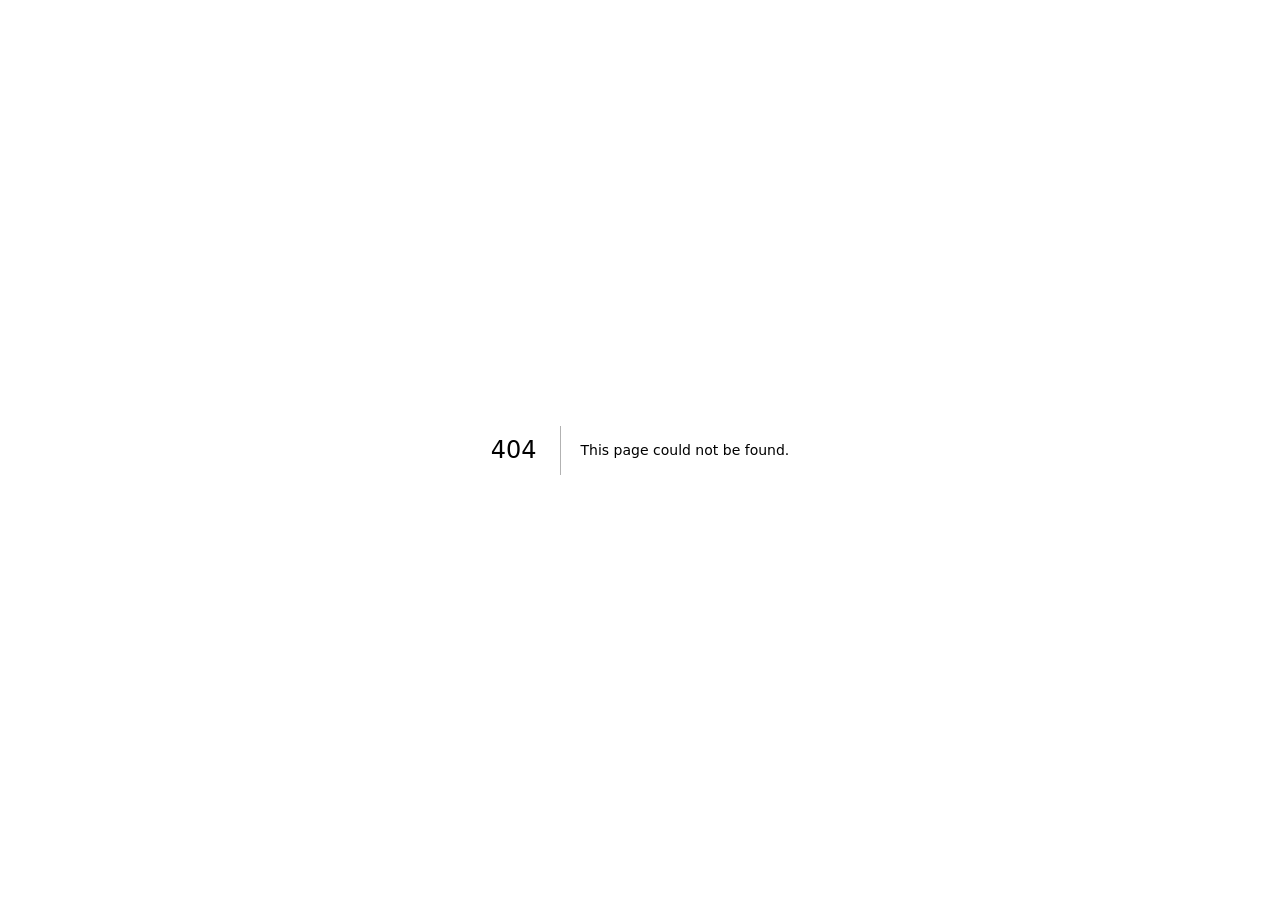
<file: 404/index.html>
<!DOCTYPE html><!--WJyxl3WvEwUUkLeyV5elp--><html lang="en"><head><meta charSet="utf-8"/><meta name="viewport" content="width=device-width, initial-scale=1"/><link rel="stylesheet" href="/_next/static/chunks/d0339983c8c9b81f.css" data-precedence="next"/><link rel="preload" as="script" fetchPriority="low" href="/_next/static/chunks/78f17d245f44ecc2.js"/><script src="/_next/static/chunks/65b96ee02177b1b8.js" async=""></script><script src="/_next/static/chunks/c8d0931fee4b59a2.js" async=""></script><script src="/_next/static/chunks/3f893f5065855c86.js" async=""></script><script src="/_next/static/chunks/turbopack-a428b1386a372f87.js" async=""></script><script src="/_next/static/chunks/aa5488182624ddef.js" async=""></script><script src="/_next/static/chunks/ccd5a61a4aa49379.js" async=""></script><meta name="robots" content="noindex"/><title>404: This page could not be found.</title><title>Schooled Automation</title><meta name="description" content="Your entire compound on one screen."/><link rel="manifest" href="/manifest.json"/><meta property="og:title" content="Schooled Automation"/><meta property="og:description" content="Your entire compound on one screen."/><meta property="og:url" content="https://schooled-automation.cseco.co.ke/"/><meta property="og:site_name" content="Schooled Automation"/><meta property="og:image" content="https://schooled-automation.cseco.co.ke/og-image.png"/><meta property="og:image:width" content="1200"/><meta property="og:image:height" content="630"/><meta property="og:type" content="website"/><meta name="twitter:card" content="summary_large_image"/><meta name="twitter:title" content="Schooled Automation"/><meta name="twitter:description" content="Your entire compound on one screen."/><meta name="twitter:image" content="https://schooled-automation.cseco.co.ke/og-image.png"/><link rel="icon" href="/favicon.svg" type="image/svg+xml"/><link rel="icon" href="/favicon.png" sizes="32x32" type="image/png"/><link rel="apple-touch-icon" href="/apple-touch-icon.png"/><script src="/_next/static/chunks/a6dad97d9634a72d.js" noModule=""></script></head><body class="min-h-screen"><div hidden=""><!--$--><!--/$--></div><div style="font-family:system-ui,&quot;Segoe UI&quot;,Roboto,Helvetica,Arial,sans-serif,&quot;Apple Color Emoji&quot;,&quot;Segoe UI Emoji&quot;;height:100vh;text-align:center;display:flex;flex-direction:column;align-items:center;justify-content:center"><div><style>body{color:#000;background:#fff;margin:0}.next-error-h1{border-right:1px solid rgba(0,0,0,.3)}@media (prefers-color-scheme:dark){body{color:#fff;background:#000}.next-error-h1{border-right:1px solid rgba(255,255,255,.3)}}</style><h1 class="next-error-h1" style="display:inline-block;margin:0 20px 0 0;padding:0 23px 0 0;font-size:24px;font-weight:500;vertical-align:top;line-height:49px">404</h1><div style="display:inline-block"><h2 style="font-size:14px;font-weight:400;line-height:49px;margin:0">This page could not be found.</h2></div></div></div><!--$--><!--/$--><script src="/_next/static/chunks/78f17d245f44ecc2.js" id="_R_" async=""></script><script>(self.__next_f=self.__next_f||[]).push([0])</script><script>self.__next_f.push([1,"1:\"$Sreact.fragment\"\n2:I[56698,[\"/_next/static/chunks/aa5488182624ddef.js\",\"/_next/static/chunks/ccd5a61a4aa49379.js\"],\"default\"]\n3:I[35109,[\"/_next/static/chunks/aa5488182624ddef.js\",\"/_next/static/chunks/ccd5a61a4aa49379.js\"],\"default\"]\n4:I[96715,[\"/_next/static/chunks/aa5488182624ddef.js\",\"/_next/static/chunks/ccd5a61a4aa49379.js\"],\"OutletBoundary\"]\n5:\"$Sreact.suspense\"\n7:I[96715,[\"/_next/static/chunks/aa5488182624ddef.js\",\"/_next/static/chunks/ccd5a61a4aa49379.js\"],\"ViewportBoundary\"]\n9:I[96715,[\"/_next/static/chunks/aa5488182624ddef.js\",\"/_next/static/chunks/ccd5a61a4aa49379.js\"],\"MetadataBoundary\"]\nb:I[57797,[\"/_next/static/chunks/aa5488182624ddef.js\",\"/_next/static/chunks/ccd5a61a4aa49379.js\"],\"default\"]\n:HL[\"/_next/static/chunks/d0339983c8c9b81f.css\",\"style\"]\n"])</script><script>self.__next_f.push([1,"0:{\"P\":null,\"b\":\"WJyxl3WvEwUUkLeyV5elp\",\"c\":[\"\",\"_not-found\",\"\"],\"q\":\"\",\"i\":false,\"f\":[[[\"\",{\"children\":[\"/_not-found\",{\"children\":[\"__PAGE__\",{}]}]},\"$undefined\",\"$undefined\",true],[[\"$\",\"$1\",\"c\",{\"children\":[[[\"$\",\"link\",\"0\",{\"rel\":\"stylesheet\",\"href\":\"/_next/static/chunks/d0339983c8c9b81f.css\",\"precedence\":\"next\",\"crossOrigin\":\"$undefined\",\"nonce\":\"$undefined\"}],[\"$\",\"script\",\"script-0\",{\"src\":\"/_next/static/chunks/aa5488182624ddef.js\",\"async\":true,\"nonce\":\"$undefined\"}],[\"$\",\"script\",\"script-1\",{\"src\":\"/_next/static/chunks/ccd5a61a4aa49379.js\",\"async\":true,\"nonce\":\"$undefined\"}]],[\"$\",\"html\",null,{\"lang\":\"en\",\"children\":[\"$\",\"body\",null,{\"className\":\"min-h-screen\",\"children\":[\"$\",\"$L2\",null,{\"parallelRouterKey\":\"children\",\"error\":\"$undefined\",\"errorStyles\":\"$undefined\",\"errorScripts\":\"$undefined\",\"template\":[\"$\",\"$L3\",null,{}],\"templateStyles\":\"$undefined\",\"templateScripts\":\"$undefined\",\"notFound\":[[[\"$\",\"title\",null,{\"children\":\"404: This page could not be found.\"}],[\"$\",\"div\",null,{\"style\":{\"fontFamily\":\"system-ui,\\\"Segoe UI\\\",Roboto,Helvetica,Arial,sans-serif,\\\"Apple Color Emoji\\\",\\\"Segoe UI Emoji\\\"\",\"height\":\"100vh\",\"textAlign\":\"center\",\"display\":\"flex\",\"flexDirection\":\"column\",\"alignItems\":\"center\",\"justifyContent\":\"center\"},\"children\":[\"$\",\"div\",null,{\"children\":[[\"$\",\"style\",null,{\"dangerouslySetInnerHTML\":{\"__html\":\"body{color:#000;background:#fff;margin:0}.next-error-h1{border-right:1px solid rgba(0,0,0,.3)}@media (prefers-color-scheme:dark){body{color:#fff;background:#000}.next-error-h1{border-right:1px solid rgba(255,255,255,.3)}}\"}}],[\"$\",\"h1\",null,{\"className\":\"next-error-h1\",\"style\":{\"display\":\"inline-block\",\"margin\":\"0 20px 0 0\",\"padding\":\"0 23px 0 0\",\"fontSize\":24,\"fontWeight\":500,\"verticalAlign\":\"top\",\"lineHeight\":\"49px\"},\"children\":404}],[\"$\",\"div\",null,{\"style\":{\"display\":\"inline-block\"},\"children\":[\"$\",\"h2\",null,{\"style\":{\"fontSize\":14,\"fontWeight\":400,\"lineHeight\":\"49px\",\"margin\":0},\"children\":\"This page could not be found.\"}]}]]}]}]],[]],\"forbidden\":\"$undefined\",\"unauthorized\":\"$undefined\"}]}]}]]}],{\"children\":[[\"$\",\"$1\",\"c\",{\"children\":[null,[\"$\",\"$L2\",null,{\"parallelRouterKey\":\"children\",\"error\":\"$undefined\",\"errorStyles\":\"$undefined\",\"errorScripts\":\"$undefined\",\"template\":[\"$\",\"$L3\",null,{}],\"templateStyles\":\"$undefined\",\"templateScripts\":\"$undefined\",\"notFound\":\"$undefined\",\"forbidden\":\"$undefined\",\"unauthorized\":\"$undefined\"}]]}],{\"children\":[[\"$\",\"$1\",\"c\",{\"children\":[[[\"$\",\"title\",null,{\"children\":\"404: This page could not be found.\"}],[\"$\",\"div\",null,{\"style\":\"$0:f:0:1:0:props:children:1:props:children:props:children:props:notFound:0:1:props:style\",\"children\":[\"$\",\"div\",null,{\"children\":[[\"$\",\"style\",null,{\"dangerouslySetInnerHTML\":{\"__html\":\"body{color:#000;background:#fff;margin:0}.next-error-h1{border-right:1px solid rgba(0,0,0,.3)}@media (prefers-color-scheme:dark){body{color:#fff;background:#000}.next-error-h1{border-right:1px solid rgba(255,255,255,.3)}}\"}}],[\"$\",\"h1\",null,{\"className\":\"next-error-h1\",\"style\":\"$0:f:0:1:0:props:children:1:props:children:props:children:props:notFound:0:1:props:children:props:children:1:props:style\",\"children\":404}],[\"$\",\"div\",null,{\"style\":\"$0:f:0:1:0:props:children:1:props:children:props:children:props:notFound:0:1:props:children:props:children:2:props:style\",\"children\":[\"$\",\"h2\",null,{\"style\":\"$0:f:0:1:0:props:children:1:props:children:props:children:props:notFound:0:1:props:children:props:children:2:props:children:props:style\",\"children\":\"This page could not be found.\"}]}]]}]}]],null,[\"$\",\"$L4\",null,{\"children\":[\"$\",\"$5\",null,{\"name\":\"Next.MetadataOutlet\",\"children\":\"$@6\"}]}]]}],{},null,false,false]},null,false,false]},null,false,false],[\"$\",\"$1\",\"h\",{\"children\":[[\"$\",\"meta\",null,{\"name\":\"robots\",\"content\":\"noindex\"}],[\"$\",\"$L7\",null,{\"children\":\"$@8\"}],[\"$\",\"div\",null,{\"hidden\":true,\"children\":[\"$\",\"$L9\",null,{\"children\":[\"$\",\"$5\",null,{\"name\":\"Next.Metadata\",\"children\":\"$@a\"}]}]}],null]}],false]],\"m\":\"$undefined\",\"G\":[\"$b\",\"$undefined\"],\"S\":true}\n"])</script><script>self.__next_f.push([1,"8:[[\"$\",\"meta\",\"0\",{\"charSet\":\"utf-8\"}],[\"$\",\"meta\",\"1\",{\"name\":\"viewport\",\"content\":\"width=device-width, initial-scale=1\"}]]\n"])</script><script>self.__next_f.push([1,"c:I[17276,[\"/_next/static/chunks/aa5488182624ddef.js\",\"/_next/static/chunks/ccd5a61a4aa49379.js\"],\"IconMark\"]\n"])</script><script>self.__next_f.push([1,"a:[[\"$\",\"title\",\"0\",{\"children\":\"Schooled Automation\"}],[\"$\",\"meta\",\"1\",{\"name\":\"description\",\"content\":\"Your entire compound on one screen.\"}],[\"$\",\"link\",\"2\",{\"rel\":\"manifest\",\"href\":\"/manifest.json\",\"crossOrigin\":\"$undefined\"}],[\"$\",\"meta\",\"3\",{\"property\":\"og:title\",\"content\":\"Schooled Automation\"}],[\"$\",\"meta\",\"4\",{\"property\":\"og:description\",\"content\":\"Your entire compound on one screen.\"}],[\"$\",\"meta\",\"5\",{\"property\":\"og:url\",\"content\":\"https://schooled-automation.cseco.co.ke/\"}],[\"$\",\"meta\",\"6\",{\"property\":\"og:site_name\",\"content\":\"Schooled Automation\"}],[\"$\",\"meta\",\"7\",{\"property\":\"og:image\",\"content\":\"https://schooled-automation.cseco.co.ke/og-image.png\"}],[\"$\",\"meta\",\"8\",{\"property\":\"og:image:width\",\"content\":\"1200\"}],[\"$\",\"meta\",\"9\",{\"property\":\"og:image:height\",\"content\":\"630\"}],[\"$\",\"meta\",\"10\",{\"property\":\"og:type\",\"content\":\"website\"}],[\"$\",\"meta\",\"11\",{\"name\":\"twitter:card\",\"content\":\"summary_large_image\"}],[\"$\",\"meta\",\"12\",{\"name\":\"twitter:title\",\"content\":\"Schooled Automation\"}],[\"$\",\"meta\",\"13\",{\"name\":\"twitter:description\",\"content\":\"Your entire compound on one screen.\"}],[\"$\",\"meta\",\"14\",{\"name\":\"twitter:image\",\"content\":\"https://schooled-automation.cseco.co.ke/og-image.png\"}],[\"$\",\"link\",\"15\",{\"rel\":\"icon\",\"href\":\"/favicon.svg\",\"type\":\"image/svg+xml\"}],[\"$\",\"link\",\"16\",{\"rel\":\"icon\",\"href\":\"/favicon.png\",\"sizes\":\"32x32\",\"type\":\"image/png\"}],[\"$\",\"link\",\"17\",{\"rel\":\"apple-touch-icon\",\"href\":\"/apple-touch-icon.png\"}],[\"$\",\"$Lc\",\"18\",{}]]\n"])</script><script>self.__next_f.push([1,"6:null\n"])</script></body></html>
</file>
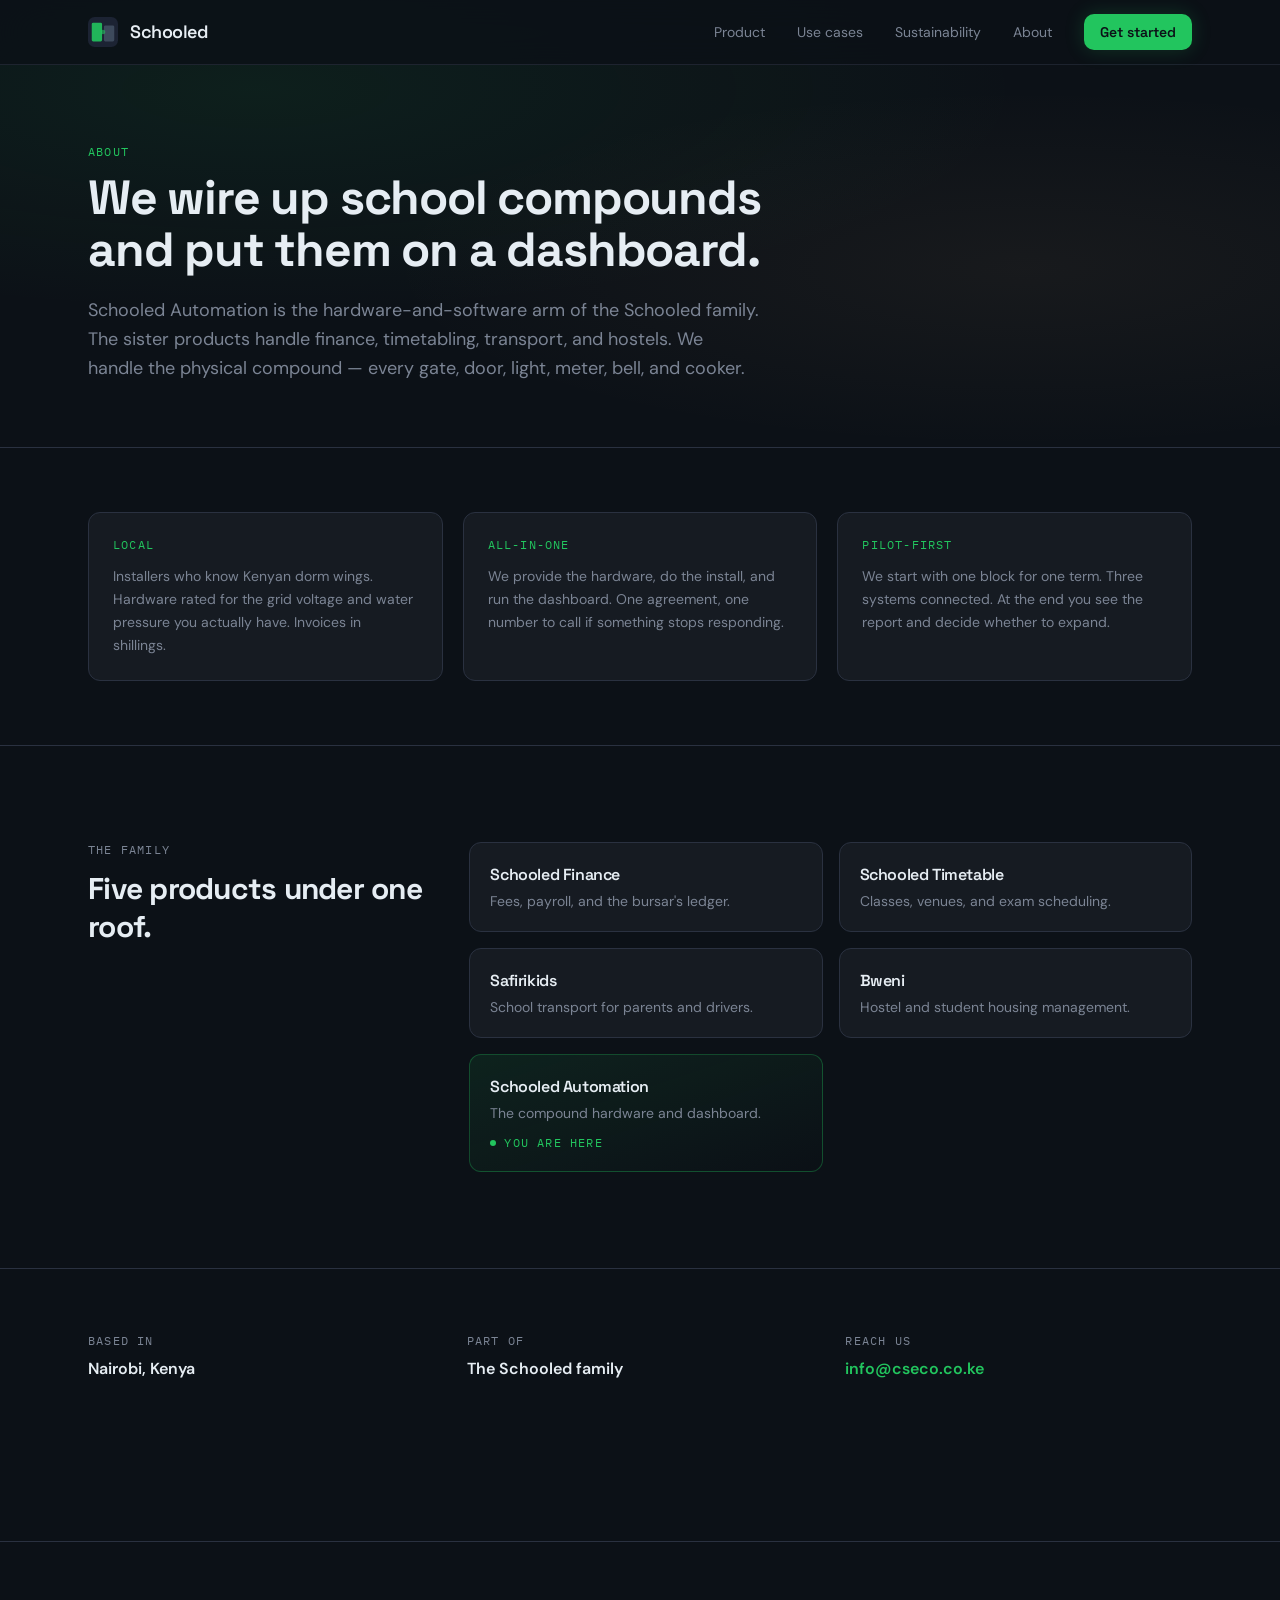
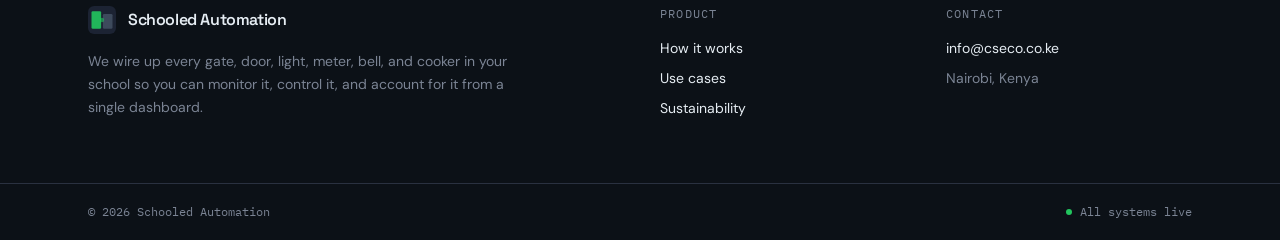
<file: about/index.html>
<!DOCTYPE html><!--WJyxl3WvEwUUkLeyV5elp--><html lang="en"><head><meta charSet="utf-8"/><meta name="viewport" content="width=device-width, initial-scale=1"/><link rel="stylesheet" href="/_next/static/chunks/d0339983c8c9b81f.css" data-precedence="next"/><link rel="preload" as="script" fetchPriority="low" href="/_next/static/chunks/78f17d245f44ecc2.js"/><script src="/_next/static/chunks/65b96ee02177b1b8.js" async=""></script><script src="/_next/static/chunks/c8d0931fee4b59a2.js" async=""></script><script src="/_next/static/chunks/3f893f5065855c86.js" async=""></script><script src="/_next/static/chunks/turbopack-a428b1386a372f87.js" async=""></script><script src="/_next/static/chunks/aa5488182624ddef.js" async=""></script><script src="/_next/static/chunks/ccd5a61a4aa49379.js" async=""></script><script src="/_next/static/chunks/f341ce5ca02cf859.js" async=""></script><title>About — Schooled Automation</title><meta name="description" content="Your entire compound on one screen."/><link rel="manifest" href="/manifest.json"/><meta property="og:title" content="Schooled Automation"/><meta property="og:description" content="Your entire compound on one screen."/><meta property="og:url" content="https://schooled-automation.cseco.co.ke/"/><meta property="og:site_name" content="Schooled Automation"/><meta property="og:image" content="https://schooled-automation.cseco.co.ke/og-image.png"/><meta property="og:image:width" content="1200"/><meta property="og:image:height" content="630"/><meta property="og:type" content="website"/><meta name="twitter:card" content="summary_large_image"/><meta name="twitter:title" content="Schooled Automation"/><meta name="twitter:description" content="Your entire compound on one screen."/><meta name="twitter:image" content="https://schooled-automation.cseco.co.ke/og-image.png"/><link rel="icon" href="/favicon.svg" type="image/svg+xml"/><link rel="icon" href="/favicon.png" sizes="32x32" type="image/png"/><link rel="apple-touch-icon" href="/apple-touch-icon.png"/><script src="/_next/static/chunks/a6dad97d9634a72d.js" noModule=""></script></head><body class="min-h-screen"><div hidden=""><!--$--><!--/$--></div><header class="fixed top-0 left-0 right-0 z-50 border-b border-[var(--color-border)]/60 bg-[var(--color-base)]/80 backdrop-blur-xl"><div class="max-w-6xl mx-auto px-6 h-16 flex items-center justify-between"><a class="flex items-center gap-3 group" href="/"><svg width="30" height="30" viewBox="0 0 64 64" fill="none" aria-hidden="true"><rect width="64" height="64" rx="14" fill="var(--color-surface-raised)"></rect><rect x="8" y="12" width="22" height="40" rx="3" fill="var(--color-primary)" opacity="0.9"></rect><rect x="34" y="18" width="22" height="34" rx="3" fill="var(--color-border-bright)"></rect><circle cx="32" cy="32" r="5" fill="var(--color-primary)"><animate attributeName="opacity" values="1;0.4;1" dur="2.4s" repeatCount="indefinite"></animate></circle></svg><span class="font-display font-semibold text-[var(--color-text)] tracking-tight text-lg">Schooled</span></a><nav class="hidden md:flex items-center gap-8 text-sm"><a class="text-[var(--color-muted)] hover:text-[var(--color-text)] transition-colors" href="/product/">Product</a><a class="text-[var(--color-muted)] hover:text-[var(--color-text)] transition-colors" href="/use-cases/">Use cases</a><a class="text-[var(--color-muted)] hover:text-[var(--color-text)] transition-colors" href="/sustainability/">Sustainability</a><a class="text-[var(--color-muted)] hover:text-[var(--color-text)] transition-colors" href="/about/">About</a><a class="btn-primary btn-sm" href="/contact/">Get started</a></nav></div></header><main><section class="gradient-mesh"><div class="max-w-6xl mx-auto px-6 pt-28 md:pt-36 pb-section"><p class="font-mono text-xs uppercase tracking-widest text-[var(--color-primary)] mb-3">About</p><h1 class="font-display text-4xl md:text-5xl font-bold leading-[1.08] max-w-3xl">We wire up school compounds and put them on a dashboard.</h1><p class="mt-5 text-lg text-[var(--color-muted)] leading-relaxed max-w-2xl">Schooled Automation is the hardware-and-software arm of the Schooled family. The sister products handle finance, timetabling, transport, and hostels. We handle the physical compound — every gate, door, light, meter, bell, and cooker.</p></div></section><section class="border-y border-[var(--color-border)]"><div class="max-w-6xl mx-auto px-6 py-section grid md:grid-cols-3 gap-5"><div class="card p-6"><p class="font-mono text-xs uppercase tracking-widest text-[var(--color-primary)] mb-3">Local</p><p class="text-sm text-[var(--color-muted)] leading-relaxed">Installers who know Kenyan dorm wings. Hardware rated for the grid voltage and water pressure you actually have. Invoices in shillings.</p></div><div class="card p-6"><p class="font-mono text-xs uppercase tracking-widest text-[var(--color-primary)] mb-3">All-in-one</p><p class="text-sm text-[var(--color-muted)] leading-relaxed">We provide the hardware, do the install, and run the dashboard. One agreement, one number to call if something stops responding.</p></div><div class="card p-6"><p class="font-mono text-xs uppercase tracking-widest text-[var(--color-primary)] mb-3">Pilot-first</p><p class="text-sm text-[var(--color-muted)] leading-relaxed">We start with one block for one term. Three systems connected. At the end you see the report and decide whether to expand.</p></div></div></section><section class="max-w-6xl mx-auto px-6 py-section-lg"><div class="grid md:grid-cols-12 gap-10 items-start"><div class="md:col-span-4"><p class="font-mono text-xs uppercase tracking-widest text-[var(--color-muted)] mb-3">The family</p><h2 class="font-display text-2xl md:text-3xl font-bold leading-tight">Five products under one roof.</h2></div><div class="md:col-span-8 grid sm:grid-cols-2 gap-4"><div class="rounded-xl p-5 border card"><p class="font-display font-semibold mb-1">Schooled Finance</p><p class="text-sm text-[var(--color-muted)]">Fees, payroll, and the bursar&#x27;s ledger.</p></div><div class="rounded-xl p-5 border card"><p class="font-display font-semibold mb-1">Schooled Timetable</p><p class="text-sm text-[var(--color-muted)]">Classes, venues, and exam scheduling.</p></div><div class="rounded-xl p-5 border card"><p class="font-display font-semibold mb-1">Safirikids</p><p class="text-sm text-[var(--color-muted)]">School transport for parents and drivers.</p></div><div class="rounded-xl p-5 border card"><p class="font-display font-semibold mb-1">Bweni</p><p class="text-sm text-[var(--color-muted)]">Hostel and student housing management.</p></div><div class="rounded-xl p-5 border bg-gradient-to-br from-[var(--color-primary)]/10 to-transparent border-[var(--color-primary)]/30"><p class="font-display font-semibold mb-1">Schooled Automation</p><p class="text-sm text-[var(--color-muted)]">The compound hardware and dashboard.</p><p class="mt-3 font-mono text-xs uppercase tracking-widest text-[var(--color-primary)] flex items-center gap-2"><span class="w-1.5 h-1.5 rounded-full bg-[var(--color-primary)] pulse-green"></span>You are here</p></div></div></div></section><section class="border-t border-[var(--color-border)]"><div class="max-w-6xl mx-auto px-6 py-section grid sm:grid-cols-3 gap-8"><div><p class="font-mono text-xs uppercase tracking-widest text-[var(--color-muted)] mb-2">Based in</p><p class="font-semibold">Nairobi, Kenya</p></div><div><p class="font-mono text-xs uppercase tracking-widest text-[var(--color-muted)] mb-2">Part of</p><p class="font-semibold">The Schooled family</p></div><div><p class="font-mono text-xs uppercase tracking-widest text-[var(--color-muted)] mb-2">Reach us</p><a href="mailto:info@cseco.co.ke" class="font-semibold text-[var(--color-primary)] hover:underline">info@cseco.co.ke</a></div></div></section></main><footer class="border-t border-[var(--color-border)] mt-section-lg"><div class="max-w-6xl mx-auto px-6 py-16 grid md:grid-cols-4 gap-10"><div class="md:col-span-2"><div class="flex items-center gap-3 mb-4"><svg width="28" height="28" viewBox="0 0 64 64" fill="none" aria-hidden="true"><rect width="64" height="64" rx="14" fill="var(--color-surface-raised)"></rect><rect x="8" y="12" width="22" height="40" rx="3" fill="var(--color-primary)" opacity="0.9"></rect><rect x="34" y="18" width="22" height="34" rx="3" fill="var(--color-border-bright)"></rect><circle cx="32" cy="32" r="5" fill="var(--color-primary)"><animate attributeName="opacity" values="1;0.4;1" dur="2.4s" repeatCount="indefinite"></animate></circle></svg><span class="font-display font-semibold text-[var(--color-text)]">Schooled Automation</span></div><p class="text-sm text-[var(--color-muted)] max-w-md leading-relaxed">We wire up every gate, door, light, meter, bell, and cooker in your school so you can monitor it, control it, and account for it from a single dashboard.</p></div><div><p class="font-mono text-xs uppercase tracking-widest text-[var(--color-muted)] mb-4">Product</p><ul class="space-y-2.5 text-sm"><li><a class="text-[var(--color-text)] hover:text-[var(--color-primary)] transition-colors" href="/product/">How it works</a></li><li><a class="text-[var(--color-text)] hover:text-[var(--color-primary)] transition-colors" href="/use-cases/">Use cases</a></li><li><a class="text-[var(--color-text)] hover:text-[var(--color-primary)] transition-colors" href="/sustainability/">Sustainability</a></li></ul></div><div><p class="font-mono text-xs uppercase tracking-widest text-[var(--color-muted)] mb-4">Contact</p><ul class="space-y-2.5 text-sm"><li><a href="mailto:info@cseco.co.ke" class="text-[var(--color-text)] hover:text-[var(--color-primary)] transition-colors">info@cseco.co.ke</a></li><li><span class="text-[var(--color-muted)]">Nairobi, Kenya</span></li></ul></div></div><div class="border-t border-[var(--color-border)]"><div class="max-w-6xl mx-auto px-6 py-5 flex items-center justify-between text-xs text-[var(--color-muted)] font-mono"><span>© <!-- -->2026<!-- --> Schooled Automation</span><span class="flex items-center gap-2"><span class="w-1.5 h-1.5 rounded-full bg-[var(--color-primary)] pulse-green"></span>All systems live</span></div></div></footer><!--$--><!--/$--><script src="/_next/static/chunks/78f17d245f44ecc2.js" id="_R_" async=""></script><script>(self.__next_f=self.__next_f||[]).push([0])</script><script>self.__next_f.push([1,"1:\"$Sreact.fragment\"\n2:I[56698,[\"/_next/static/chunks/aa5488182624ddef.js\",\"/_next/static/chunks/ccd5a61a4aa49379.js\"],\"default\"]\n3:I[35109,[\"/_next/static/chunks/aa5488182624ddef.js\",\"/_next/static/chunks/ccd5a61a4aa49379.js\"],\"default\"]\n4:I[1247,[\"/_next/static/chunks/f341ce5ca02cf859.js\"],\"\"]\nc:I[57797,[\"/_next/static/chunks/aa5488182624ddef.js\",\"/_next/static/chunks/ccd5a61a4aa49379.js\"],\"default\"]\n:HL[\"/_next/static/chunks/d0339983c8c9b81f.css\",\"style\"]\n"])</script><script>self.__next_f.push([1,"0:{\"P\":null,\"b\":\"WJyxl3WvEwUUkLeyV5elp\",\"c\":[\"\",\"about\",\"\"],\"q\":\"\",\"i\":false,\"f\":[[[\"\",{\"children\":[\"about\",{\"children\":[\"__PAGE__\",{}]}]},\"$undefined\",\"$undefined\",true],[[\"$\",\"$1\",\"c\",{\"children\":[[[\"$\",\"link\",\"0\",{\"rel\":\"stylesheet\",\"href\":\"/_next/static/chunks/d0339983c8c9b81f.css\",\"precedence\":\"next\",\"crossOrigin\":\"$undefined\",\"nonce\":\"$undefined\"}]],[\"$\",\"html\",null,{\"lang\":\"en\",\"children\":[\"$\",\"body\",null,{\"className\":\"min-h-screen\",\"children\":[\"$\",\"$L2\",null,{\"parallelRouterKey\":\"children\",\"error\":\"$undefined\",\"errorStyles\":\"$undefined\",\"errorScripts\":\"$undefined\",\"template\":[\"$\",\"$L3\",null,{}],\"templateStyles\":\"$undefined\",\"templateScripts\":\"$undefined\",\"notFound\":[[[\"$\",\"title\",null,{\"children\":\"404: This page could not be found.\"}],[\"$\",\"div\",null,{\"style\":{\"fontFamily\":\"system-ui,\\\"Segoe UI\\\",Roboto,Helvetica,Arial,sans-serif,\\\"Apple Color Emoji\\\",\\\"Segoe UI Emoji\\\"\",\"height\":\"100vh\",\"textAlign\":\"center\",\"display\":\"flex\",\"flexDirection\":\"column\",\"alignItems\":\"center\",\"justifyContent\":\"center\"},\"children\":[\"$\",\"div\",null,{\"children\":[[\"$\",\"style\",null,{\"dangerouslySetInnerHTML\":{\"__html\":\"body{color:#000;background:#fff;margin:0}.next-error-h1{border-right:1px solid rgba(0,0,0,.3)}@media (prefers-color-scheme:dark){body{color:#fff;background:#000}.next-error-h1{border-right:1px solid rgba(255,255,255,.3)}}\"}}],[\"$\",\"h1\",null,{\"className\":\"next-error-h1\",\"style\":{\"display\":\"inline-block\",\"margin\":\"0 20px 0 0\",\"padding\":\"0 23px 0 0\",\"fontSize\":24,\"fontWeight\":500,\"verticalAlign\":\"top\",\"lineHeight\":\"49px\"},\"children\":404}],[\"$\",\"div\",null,{\"style\":{\"display\":\"inline-block\"},\"children\":[\"$\",\"h2\",null,{\"style\":{\"fontSize\":14,\"fontWeight\":400,\"lineHeight\":\"49px\",\"margin\":0},\"children\":\"This page could not be found.\"}]}]]}]}]],[]],\"forbidden\":\"$undefined\",\"unauthorized\":\"$undefined\"}]}]}]]}],{\"children\":[[\"$\",\"$1\",\"c\",{\"children\":[null,[\"$\",\"$L2\",null,{\"parallelRouterKey\":\"children\",\"error\":\"$undefined\",\"errorStyles\":\"$undefined\",\"errorScripts\":\"$undefined\",\"template\":[\"$\",\"$L3\",null,{}],\"templateStyles\":\"$undefined\",\"templateScripts\":\"$undefined\",\"notFound\":\"$undefined\",\"forbidden\":\"$undefined\",\"unauthorized\":\"$undefined\"}]]}],{\"children\":[[\"$\",\"$1\",\"c\",{\"children\":[[[\"$\",\"header\",null,{\"className\":\"fixed top-0 left-0 right-0 z-50 border-b border-[var(--color-border)]/60 bg-[var(--color-base)]/80 backdrop-blur-xl\",\"children\":[\"$\",\"div\",null,{\"className\":\"max-w-6xl mx-auto px-6 h-16 flex items-center justify-between\",\"children\":[[\"$\",\"$L4\",null,{\"href\":\"/\",\"className\":\"flex items-center gap-3 group\",\"children\":[[\"$\",\"svg\",null,{\"width\":30,\"height\":30,\"viewBox\":\"0 0 64 64\",\"fill\":\"none\",\"aria-hidden\":\"true\",\"children\":[[\"$\",\"rect\",null,{\"width\":\"64\",\"height\":\"64\",\"rx\":\"14\",\"fill\":\"var(--color-surface-raised)\"}],[\"$\",\"rect\",null,{\"x\":\"8\",\"y\":\"12\",\"width\":\"22\",\"height\":\"40\",\"rx\":\"3\",\"fill\":\"var(--color-primary)\",\"opacity\":\"0.9\"}],[\"$\",\"rect\",null,{\"x\":\"34\",\"y\":\"18\",\"width\":\"22\",\"height\":\"34\",\"rx\":\"3\",\"fill\":\"var(--color-border-bright)\"}],[\"$\",\"circle\",null,{\"cx\":\"32\",\"cy\":\"32\",\"r\":\"5\",\"fill\":\"var(--color-primary)\",\"children\":[\"$\",\"animate\",null,{\"attributeName\":\"opacity\",\"values\":\"1;0.4;1\",\"dur\":\"2.4s\",\"repeatCount\":\"indefinite\"}]}]]}],[\"$\",\"span\",null,{\"className\":\"font-display font-semibold text-[var(--color-text)] tracking-tight text-lg\",\"children\":\"Schooled\"}]]}],[\"$\",\"nav\",null,{\"className\":\"hidden md:flex items-center gap-8 text-sm\",\"children\":[[\"$\",\"$L4\",null,{\"href\":\"/product\",\"className\":\"text-[var(--color-muted)] hover:text-[var(--color-text)] transition-colors\",\"children\":\"Product\"}],[\"$\",\"$L4\",null,{\"href\":\"/use-cases\",\"className\":\"text-[var(--color-muted)] hover:text-[var(--color-text)] transition-colors\",\"children\":\"Use cases\"}],[\"$\",\"$L4\",null,{\"href\":\"/sustainability\",\"className\":\"text-[var(--color-muted)] hover:text-[var(--color-text)] transition-colors\",\"children\":\"Sustainability\"}],[\"$\",\"$L4\",null,{\"href\":\"/about\",\"className\":\"text-[var(--color-muted)] hover:text-[var(--color-text)] transition-colors\",\"children\":\"About\"}],[\"$\",\"$L4\",null,{\"href\":\"/contact\",\"className\":\"btn-primary btn-sm\",\"children\":\"Get started\"}]]}]]}]}],[\"$\",\"main\",null,{\"children\":[[\"$\",\"section\",null,{\"className\":\"gradient-mesh\",\"children\":[\"$\",\"div\",null,{\"className\":\"max-w-6xl mx-auto px-6 pt-28 md:pt-36 pb-section\",\"children\":[[\"$\",\"p\",null,{\"className\":\"font-mono text-xs uppercase tracking-widest text-[var(--color-primary)] mb-3\",\"children\":\"About\"}],[\"$\",\"h1\",null,{\"className\":\"font-display text-4xl md:text-5xl font-bold leading-[1.08] max-w-3xl\",\"children\":\"We wire up school compounds and put them on a dashboard.\"}],[\"$\",\"p\",null,{\"className\":\"mt-5 text-lg text-[var(--color-muted)] leading-relaxed max-w-2xl\",\"children\":\"Schooled Automation is the hardware-and-software arm of the Schooled family. The sister products handle finance, timetabling, transport, and hostels. We handle the physical compound — every gate, door, light, meter, bell, and cooker.\"}]]}]}],\"$L5\",\"$L6\",\"$L7\"]}],\"$L8\"],[\"$L9\"],\"$La\"]}],{},null,false,false]},null,false,false]},null,false,false],\"$Lb\",false]],\"m\":\"$undefined\",\"G\":[\"$c\",[]],\"S\":true}\n"])</script><script>self.__next_f.push([1,"d:I[96715,[\"/_next/static/chunks/aa5488182624ddef.js\",\"/_next/static/chunks/ccd5a61a4aa49379.js\"],\"OutletBoundary\"]\ne:\"$Sreact.suspense\"\n10:I[96715,[\"/_next/static/chunks/aa5488182624ddef.js\",\"/_next/static/chunks/ccd5a61a4aa49379.js\"],\"ViewportBoundary\"]\n12:I[96715,[\"/_next/static/chunks/aa5488182624ddef.js\",\"/_next/static/chunks/ccd5a61a4aa49379.js\"],\"MetadataBoundary\"]\n"])</script><script>self.__next_f.push([1,"5:[\"$\",\"section\",null,{\"className\":\"border-y border-[var(--color-border)]\",\"children\":[\"$\",\"div\",null,{\"className\":\"max-w-6xl mx-auto px-6 py-section grid md:grid-cols-3 gap-5\",\"children\":[[\"$\",\"div\",\"Local\",{\"className\":\"card p-6\",\"children\":[[\"$\",\"p\",null,{\"className\":\"font-mono text-xs uppercase tracking-widest text-[var(--color-primary)] mb-3\",\"children\":\"Local\"}],[\"$\",\"p\",null,{\"className\":\"text-sm text-[var(--color-muted)] leading-relaxed\",\"children\":\"Installers who know Kenyan dorm wings. Hardware rated for the grid voltage and water pressure you actually have. Invoices in shillings.\"}]]}],[\"$\",\"div\",\"All-in-one\",{\"className\":\"card p-6\",\"children\":[[\"$\",\"p\",null,{\"className\":\"font-mono text-xs uppercase tracking-widest text-[var(--color-primary)] mb-3\",\"children\":\"All-in-one\"}],[\"$\",\"p\",null,{\"className\":\"text-sm text-[var(--color-muted)] leading-relaxed\",\"children\":\"We provide the hardware, do the install, and run the dashboard. One agreement, one number to call if something stops responding.\"}]]}],[\"$\",\"div\",\"Pilot-first\",{\"className\":\"card p-6\",\"children\":[[\"$\",\"p\",null,{\"className\":\"font-mono text-xs uppercase tracking-widest text-[var(--color-primary)] mb-3\",\"children\":\"Pilot-first\"}],[\"$\",\"p\",null,{\"className\":\"text-sm text-[var(--color-muted)] leading-relaxed\",\"children\":\"We start with one block for one term. Three systems connected. At the end you see the report and decide whether to expand.\"}]]}]]}]}]\n"])</script><script>self.__next_f.push([1,"6:[\"$\",\"section\",null,{\"className\":\"max-w-6xl mx-auto px-6 py-section-lg\",\"children\":[\"$\",\"div\",null,{\"className\":\"grid md:grid-cols-12 gap-10 items-start\",\"children\":[[\"$\",\"div\",null,{\"className\":\"md:col-span-4\",\"children\":[[\"$\",\"p\",null,{\"className\":\"font-mono text-xs uppercase tracking-widest text-[var(--color-muted)] mb-3\",\"children\":\"The family\"}],[\"$\",\"h2\",null,{\"className\":\"font-display text-2xl md:text-3xl font-bold leading-tight\",\"children\":\"Five products under one roof.\"}]]}],[\"$\",\"div\",null,{\"className\":\"md:col-span-8 grid sm:grid-cols-2 gap-4\",\"children\":[[\"$\",\"div\",\"Schooled Finance\",{\"className\":\"rounded-xl p-5 border card\",\"children\":[[\"$\",\"p\",null,{\"className\":\"font-display font-semibold mb-1\",\"children\":\"Schooled Finance\"}],[\"$\",\"p\",null,{\"className\":\"text-sm text-[var(--color-muted)]\",\"children\":\"Fees, payroll, and the bursar's ledger.\"}],\"$undefined\"]}],[\"$\",\"div\",\"Schooled Timetable\",{\"className\":\"rounded-xl p-5 border card\",\"children\":[[\"$\",\"p\",null,{\"className\":\"font-display font-semibold mb-1\",\"children\":\"Schooled Timetable\"}],[\"$\",\"p\",null,{\"className\":\"text-sm text-[var(--color-muted)]\",\"children\":\"Classes, venues, and exam scheduling.\"}],\"$undefined\"]}],[\"$\",\"div\",\"Safirikids\",{\"className\":\"rounded-xl p-5 border card\",\"children\":[[\"$\",\"p\",null,{\"className\":\"font-display font-semibold mb-1\",\"children\":\"Safirikids\"}],[\"$\",\"p\",null,{\"className\":\"text-sm text-[var(--color-muted)]\",\"children\":\"School transport for parents and drivers.\"}],\"$undefined\"]}],[\"$\",\"div\",\"Bweni\",{\"className\":\"rounded-xl p-5 border card\",\"children\":[[\"$\",\"p\",null,{\"className\":\"font-display font-semibold mb-1\",\"children\":\"Bweni\"}],[\"$\",\"p\",null,{\"className\":\"text-sm text-[var(--color-muted)]\",\"children\":\"Hostel and student housing management.\"}],\"$undefined\"]}],[\"$\",\"div\",\"Schooled Automation\",{\"className\":\"rounded-xl p-5 border bg-gradient-to-br from-[var(--color-primary)]/10 to-transparent border-[var(--color-primary)]/30\",\"children\":[[\"$\",\"p\",null,{\"className\":\"font-display font-semibold mb-1\",\"children\":\"Schooled Automation\"}],[\"$\",\"p\",null,{\"className\":\"text-sm text-[var(--color-muted)]\",\"children\":\"The compound hardware and dashboard.\"}],[\"$\",\"p\",null,{\"className\":\"mt-3 font-mono text-xs uppercase tracking-widest text-[var(--color-primary)] flex items-center gap-2\",\"children\":[[\"$\",\"span\",null,{\"className\":\"w-1.5 h-1.5 rounded-full bg-[var(--color-primary)] pulse-green\"}],\"You are here\"]}]]}]]}]]}]}]\n"])</script><script>self.__next_f.push([1,"7:[\"$\",\"section\",null,{\"className\":\"border-t border-[var(--color-border)]\",\"children\":[\"$\",\"div\",null,{\"className\":\"max-w-6xl mx-auto px-6 py-section grid sm:grid-cols-3 gap-8\",\"children\":[[\"$\",\"div\",null,{\"children\":[[\"$\",\"p\",null,{\"className\":\"font-mono text-xs uppercase tracking-widest text-[var(--color-muted)] mb-2\",\"children\":\"Based in\"}],[\"$\",\"p\",null,{\"className\":\"font-semibold\",\"children\":\"Nairobi, Kenya\"}]]}],[\"$\",\"div\",null,{\"children\":[[\"$\",\"p\",null,{\"className\":\"font-mono text-xs uppercase tracking-widest text-[var(--color-muted)] mb-2\",\"children\":\"Part of\"}],[\"$\",\"p\",null,{\"className\":\"font-semibold\",\"children\":\"The Schooled family\"}]]}],[\"$\",\"div\",null,{\"children\":[[\"$\",\"p\",null,{\"className\":\"font-mono text-xs uppercase tracking-widest text-[var(--color-muted)] mb-2\",\"children\":\"Reach us\"}],[\"$\",\"a\",null,{\"href\":\"mailto:info@cseco.co.ke\",\"className\":\"font-semibold text-[var(--color-primary)] hover:underline\",\"children\":\"info@cseco.co.ke\"}]]}]]}]}]\n"])</script><script>self.__next_f.push([1,"8:[\"$\",\"footer\",null,{\"className\":\"border-t border-[var(--color-border)] mt-section-lg\",\"children\":[[\"$\",\"div\",null,{\"className\":\"max-w-6xl mx-auto px-6 py-16 grid md:grid-cols-4 gap-10\",\"children\":[[\"$\",\"div\",null,{\"className\":\"md:col-span-2\",\"children\":[[\"$\",\"div\",null,{\"className\":\"flex items-center gap-3 mb-4\",\"children\":[[\"$\",\"svg\",null,{\"width\":28,\"height\":28,\"viewBox\":\"0 0 64 64\",\"fill\":\"none\",\"aria-hidden\":\"true\",\"children\":[[\"$\",\"rect\",null,{\"width\":\"64\",\"height\":\"64\",\"rx\":\"14\",\"fill\":\"var(--color-surface-raised)\"}],[\"$\",\"rect\",null,{\"x\":\"8\",\"y\":\"12\",\"width\":\"22\",\"height\":\"40\",\"rx\":\"3\",\"fill\":\"var(--color-primary)\",\"opacity\":\"0.9\"}],[\"$\",\"rect\",null,{\"x\":\"34\",\"y\":\"18\",\"width\":\"22\",\"height\":\"34\",\"rx\":\"3\",\"fill\":\"var(--color-border-bright)\"}],[\"$\",\"circle\",null,{\"cx\":\"32\",\"cy\":\"32\",\"r\":\"5\",\"fill\":\"var(--color-primary)\",\"children\":[\"$\",\"animate\",null,{\"attributeName\":\"opacity\",\"values\":\"1;0.4;1\",\"dur\":\"2.4s\",\"repeatCount\":\"indefinite\"}]}]]}],[\"$\",\"span\",null,{\"className\":\"font-display font-semibold text-[var(--color-text)]\",\"children\":\"Schooled Automation\"}]]}],[\"$\",\"p\",null,{\"className\":\"text-sm text-[var(--color-muted)] max-w-md leading-relaxed\",\"children\":\"We wire up every gate, door, light, meter, bell, and cooker in your school so you can monitor it, control it, and account for it from a single dashboard.\"}]]}],[\"$\",\"div\",null,{\"children\":[[\"$\",\"p\",null,{\"className\":\"font-mono text-xs uppercase tracking-widest text-[var(--color-muted)] mb-4\",\"children\":\"Product\"}],[\"$\",\"ul\",null,{\"className\":\"space-y-2.5 text-sm\",\"children\":[[\"$\",\"li\",null,{\"children\":[\"$\",\"$L4\",null,{\"href\":\"/product\",\"className\":\"text-[var(--color-text)] hover:text-[var(--color-primary)] transition-colors\",\"children\":\"How it works\"}]}],[\"$\",\"li\",null,{\"children\":[\"$\",\"$L4\",null,{\"href\":\"/use-cases\",\"className\":\"text-[var(--color-text)] hover:text-[var(--color-primary)] transition-colors\",\"children\":\"Use cases\"}]}],[\"$\",\"li\",null,{\"children\":[\"$\",\"$L4\",null,{\"href\":\"/sustainability\",\"className\":\"text-[var(--color-text)] hover:text-[var(--color-primary)] transition-colors\",\"children\":\"Sustainability\"}]}]]}]]}],[\"$\",\"div\",null,{\"children\":[[\"$\",\"p\",null,{\"className\":\"font-mono text-xs uppercase tracking-widest text-[var(--color-muted)] mb-4\",\"children\":\"Contact\"}],[\"$\",\"ul\",null,{\"className\":\"space-y-2.5 text-sm\",\"children\":[[\"$\",\"li\",null,{\"children\":[\"$\",\"a\",null,{\"href\":\"mailto:info@cseco.co.ke\",\"className\":\"text-[var(--color-text)] hover:text-[var(--color-primary)] transition-colors\",\"children\":\"info@cseco.co.ke\"}]}],[\"$\",\"li\",null,{\"children\":[\"$\",\"span\",null,{\"className\":\"text-[var(--color-muted)]\",\"children\":\"Nairobi, Kenya\"}]}]]}]]}]]}],[\"$\",\"div\",null,{\"className\":\"border-t border-[var(--color-border)]\",\"children\":[\"$\",\"div\",null,{\"className\":\"max-w-6xl mx-auto px-6 py-5 flex items-center justify-between text-xs text-[var(--color-muted)] font-mono\",\"children\":[[\"$\",\"span\",null,{\"children\":[\"© \",2026,\" Schooled Automation\"]}],[\"$\",\"span\",null,{\"className\":\"flex items-center gap-2\",\"children\":[[\"$\",\"span\",null,{\"className\":\"w-1.5 h-1.5 rounded-full bg-[var(--color-primary)] pulse-green\"}],\"All systems live\"]}]]}]}]]}]\n"])</script><script>self.__next_f.push([1,"9:[\"$\",\"script\",\"script-0\",{\"src\":\"/_next/static/chunks/f341ce5ca02cf859.js\",\"async\":true,\"nonce\":\"$undefined\"}]\na:[\"$\",\"$Ld\",null,{\"children\":[\"$\",\"$e\",null,{\"name\":\"Next.MetadataOutlet\",\"children\":\"$@f\"}]}]\nb:[\"$\",\"$1\",\"h\",{\"children\":[null,[\"$\",\"$L10\",null,{\"children\":\"$@11\"}],[\"$\",\"div\",null,{\"hidden\":true,\"children\":[\"$\",\"$L12\",null,{\"children\":[\"$\",\"$e\",null,{\"name\":\"Next.Metadata\",\"children\":\"$@13\"}]}]}],null]}]\n"])</script><script>self.__next_f.push([1,"11:[[\"$\",\"meta\",\"0\",{\"charSet\":\"utf-8\"}],[\"$\",\"meta\",\"1\",{\"name\":\"viewport\",\"content\":\"width=device-width, initial-scale=1\"}]]\n"])</script><script>self.__next_f.push([1,"14:I[17276,[\"/_next/static/chunks/aa5488182624ddef.js\",\"/_next/static/chunks/ccd5a61a4aa49379.js\"],\"IconMark\"]\n"])</script><script>self.__next_f.push([1,"13:[[\"$\",\"title\",\"0\",{\"children\":\"About — Schooled Automation\"}],[\"$\",\"meta\",\"1\",{\"name\":\"description\",\"content\":\"Your entire compound on one screen.\"}],[\"$\",\"link\",\"2\",{\"rel\":\"manifest\",\"href\":\"/manifest.json\",\"crossOrigin\":\"$undefined\"}],[\"$\",\"meta\",\"3\",{\"property\":\"og:title\",\"content\":\"Schooled Automation\"}],[\"$\",\"meta\",\"4\",{\"property\":\"og:description\",\"content\":\"Your entire compound on one screen.\"}],[\"$\",\"meta\",\"5\",{\"property\":\"og:url\",\"content\":\"https://schooled-automation.cseco.co.ke/\"}],[\"$\",\"meta\",\"6\",{\"property\":\"og:site_name\",\"content\":\"Schooled Automation\"}],[\"$\",\"meta\",\"7\",{\"property\":\"og:image\",\"content\":\"https://schooled-automation.cseco.co.ke/og-image.png\"}],[\"$\",\"meta\",\"8\",{\"property\":\"og:image:width\",\"content\":\"1200\"}],[\"$\",\"meta\",\"9\",{\"property\":\"og:image:height\",\"content\":\"630\"}],[\"$\",\"meta\",\"10\",{\"property\":\"og:type\",\"content\":\"website\"}],[\"$\",\"meta\",\"11\",{\"name\":\"twitter:card\",\"content\":\"summary_large_image\"}],[\"$\",\"meta\",\"12\",{\"name\":\"twitter:title\",\"content\":\"Schooled Automation\"}],[\"$\",\"meta\",\"13\",{\"name\":\"twitter:description\",\"content\":\"Your entire compound on one screen.\"}],[\"$\",\"meta\",\"14\",{\"name\":\"twitter:image\",\"content\":\"https://schooled-automation.cseco.co.ke/og-image.png\"}],[\"$\",\"link\",\"15\",{\"rel\":\"icon\",\"href\":\"/favicon.svg\",\"type\":\"image/svg+xml\"}],[\"$\",\"link\",\"16\",{\"rel\":\"icon\",\"href\":\"/favicon.png\",\"sizes\":\"32x32\",\"type\":\"image/png\"}],[\"$\",\"link\",\"17\",{\"rel\":\"apple-touch-icon\",\"href\":\"/apple-touch-icon.png\"}],[\"$\",\"$L14\",\"18\",{}]]\n"])</script><script>self.__next_f.push([1,"f:null\n"])</script></body></html>
</file>
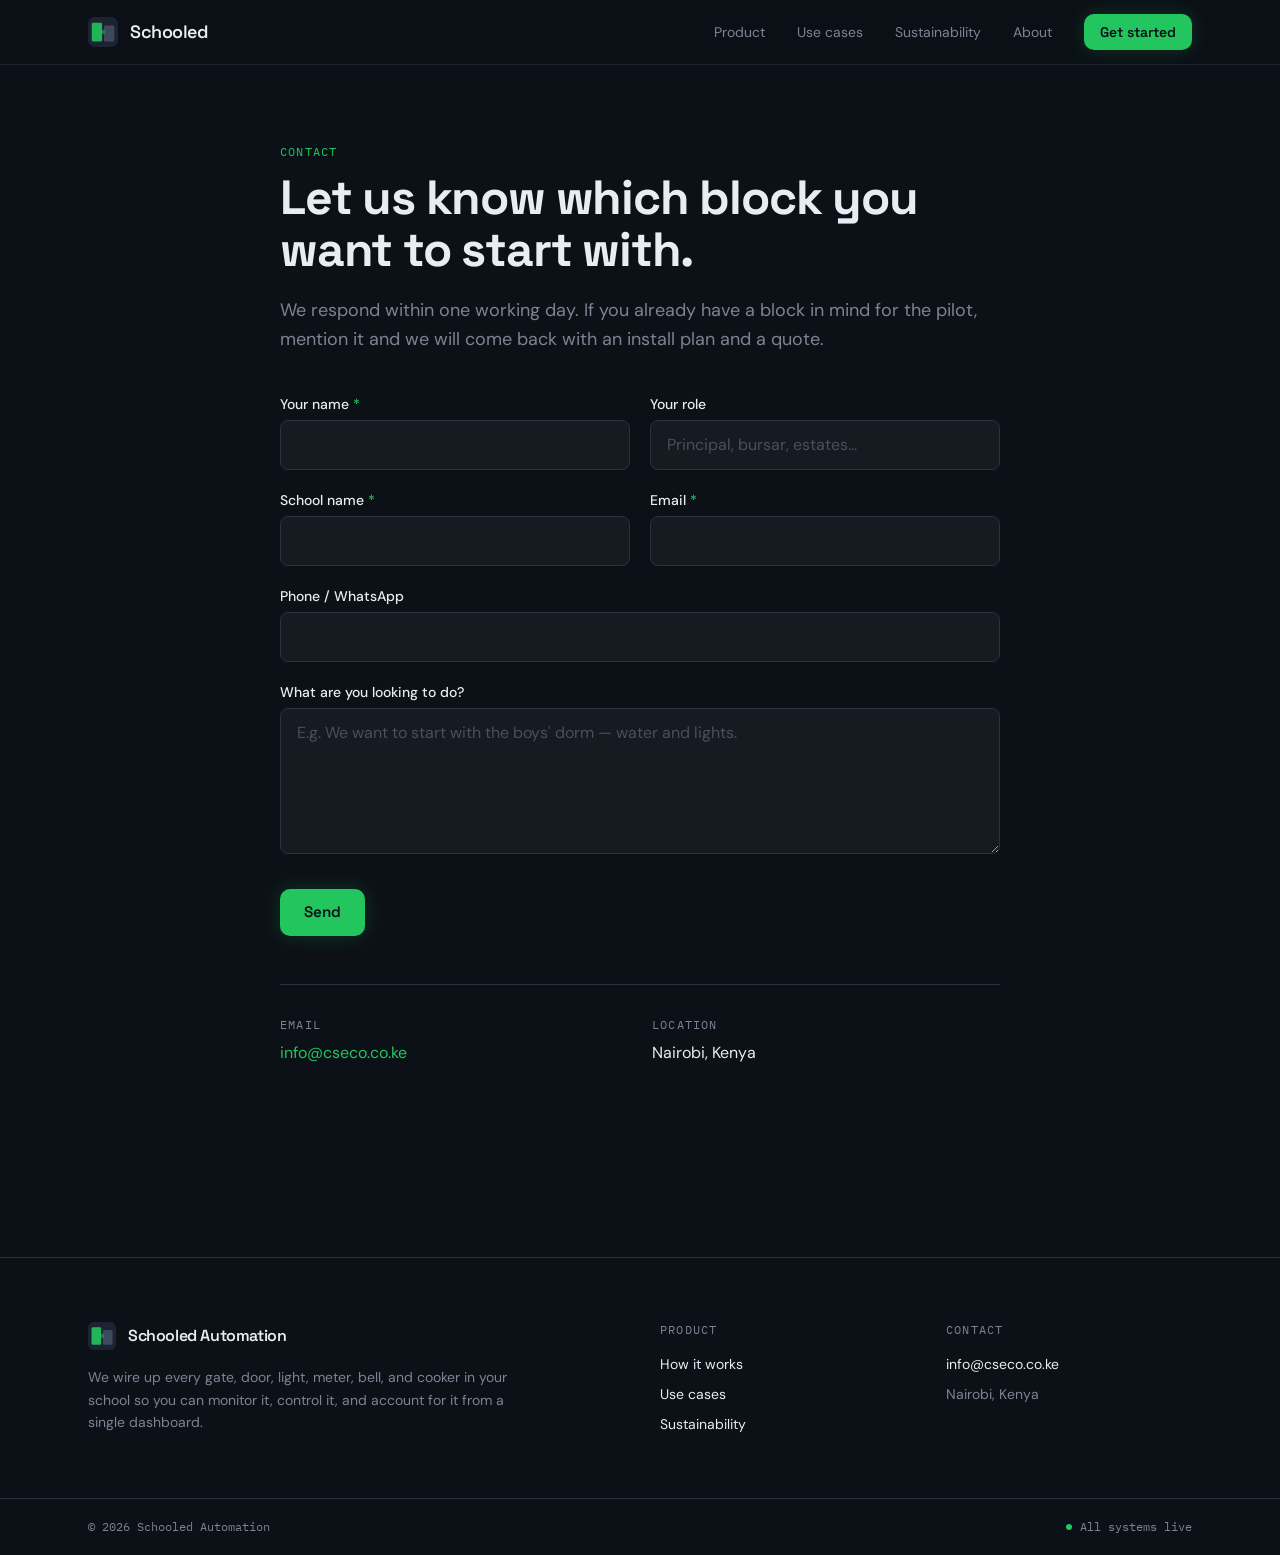
<file: contact/index.html>
<!DOCTYPE html><!--WJyxl3WvEwUUkLeyV5elp--><html lang="en"><head><meta charSet="utf-8"/><meta name="viewport" content="width=device-width, initial-scale=1"/><link rel="stylesheet" href="/_next/static/chunks/d0339983c8c9b81f.css" data-precedence="next"/><link rel="preload" as="script" fetchPriority="low" href="/_next/static/chunks/78f17d245f44ecc2.js"/><script src="/_next/static/chunks/65b96ee02177b1b8.js" async=""></script><script src="/_next/static/chunks/c8d0931fee4b59a2.js" async=""></script><script src="/_next/static/chunks/3f893f5065855c86.js" async=""></script><script src="/_next/static/chunks/turbopack-a428b1386a372f87.js" async=""></script><script src="/_next/static/chunks/aa5488182624ddef.js" async=""></script><script src="/_next/static/chunks/ccd5a61a4aa49379.js" async=""></script><script src="/_next/static/chunks/f341ce5ca02cf859.js" async=""></script><title>Contact — Schooled Automation</title><meta name="description" content="Your entire compound on one screen."/><link rel="manifest" href="/manifest.json"/><meta property="og:title" content="Schooled Automation"/><meta property="og:description" content="Your entire compound on one screen."/><meta property="og:url" content="https://schooled-automation.cseco.co.ke/"/><meta property="og:site_name" content="Schooled Automation"/><meta property="og:image" content="https://schooled-automation.cseco.co.ke/og-image.png"/><meta property="og:image:width" content="1200"/><meta property="og:image:height" content="630"/><meta property="og:type" content="website"/><meta name="twitter:card" content="summary_large_image"/><meta name="twitter:title" content="Schooled Automation"/><meta name="twitter:description" content="Your entire compound on one screen."/><meta name="twitter:image" content="https://schooled-automation.cseco.co.ke/og-image.png"/><link rel="icon" href="/favicon.svg" type="image/svg+xml"/><link rel="icon" href="/favicon.png" sizes="32x32" type="image/png"/><link rel="apple-touch-icon" href="/apple-touch-icon.png"/><script src="/_next/static/chunks/a6dad97d9634a72d.js" noModule=""></script></head><body class="min-h-screen"><div hidden=""><!--$--><!--/$--></div><header class="fixed top-0 left-0 right-0 z-50 border-b border-[var(--color-border)]/60 bg-[var(--color-base)]/80 backdrop-blur-xl"><div class="max-w-6xl mx-auto px-6 h-16 flex items-center justify-between"><a class="flex items-center gap-3 group" href="/"><svg width="30" height="30" viewBox="0 0 64 64" fill="none" aria-hidden="true"><rect width="64" height="64" rx="14" fill="var(--color-surface-raised)"></rect><rect x="8" y="12" width="22" height="40" rx="3" fill="var(--color-primary)" opacity="0.9"></rect><rect x="34" y="18" width="22" height="34" rx="3" fill="var(--color-border-bright)"></rect><circle cx="32" cy="32" r="5" fill="var(--color-primary)"><animate attributeName="opacity" values="1;0.4;1" dur="2.4s" repeatCount="indefinite"></animate></circle></svg><span class="font-display font-semibold text-[var(--color-text)] tracking-tight text-lg">Schooled</span></a><nav class="hidden md:flex items-center gap-8 text-sm"><a class="text-[var(--color-muted)] hover:text-[var(--color-text)] transition-colors" href="/product/">Product</a><a class="text-[var(--color-muted)] hover:text-[var(--color-text)] transition-colors" href="/use-cases/">Use cases</a><a class="text-[var(--color-muted)] hover:text-[var(--color-text)] transition-colors" href="/sustainability/">Sustainability</a><a class="text-[var(--color-muted)] hover:text-[var(--color-text)] transition-colors" href="/about/">About</a><a class="btn-primary btn-sm" href="/contact/">Get started</a></nav></div></header><main class="max-w-3xl mx-auto px-6 pt-28 md:pt-36 pb-section-lg"><p class="font-mono text-xs uppercase tracking-widest text-[var(--color-primary)] mb-3">Contact</p><h1 class="font-display text-4xl md:text-5xl font-bold leading-[1.08]">Let us know which block you want to start with.</h1><p class="mt-5 text-lg text-[var(--color-muted)] leading-relaxed">We respond within one working day. If you already have a block in mind for the pilot, mention it and we will come back with an install plan and a quote.</p><form class="mt-10 space-y-5" action="https://formsubmit.co/info@cseco.co.ke" method="POST"><input type="hidden" name="_subject" value="Schooled Automation enquiry"/><input type="hidden" name="_captcha" value="false"/><input type="hidden" name="_template" value="table"/><input type="hidden" name="_next" value="https://schooled-automation.cseco.co.ke/contact?sent=1"/><input type="text" style="display:none" tabindex="-1" autoComplete="off" name="_honey"/><div class="grid sm:grid-cols-2 gap-5"><label class="block"><span class="block text-sm font-medium mb-1.5">Your name<span class="text-[var(--color-primary)]"> *</span></span><input type="text" required="" class="w-full px-4 py-3 rounded-lg bg-[var(--color-surface)] border border-[var(--color-border)] text-[var(--color-text)] placeholder:text-[var(--color-muted)]/50 focus:outline-none focus:border-[var(--color-primary)] focus:ring-2 focus:ring-[var(--color-primary)]/25 transition" name="name"/></label><label class="block"><span class="block text-sm font-medium mb-1.5">Your role</span><input type="text" placeholder="Principal, bursar, estates..." class="w-full px-4 py-3 rounded-lg bg-[var(--color-surface)] border border-[var(--color-border)] text-[var(--color-text)] placeholder:text-[var(--color-muted)]/50 focus:outline-none focus:border-[var(--color-primary)] focus:ring-2 focus:ring-[var(--color-primary)]/25 transition" name="role"/></label></div><div class="grid sm:grid-cols-2 gap-5"><label class="block"><span class="block text-sm font-medium mb-1.5">School name<span class="text-[var(--color-primary)]"> *</span></span><input type="text" required="" class="w-full px-4 py-3 rounded-lg bg-[var(--color-surface)] border border-[var(--color-border)] text-[var(--color-text)] placeholder:text-[var(--color-muted)]/50 focus:outline-none focus:border-[var(--color-primary)] focus:ring-2 focus:ring-[var(--color-primary)]/25 transition" name="school"/></label><label class="block"><span class="block text-sm font-medium mb-1.5">Email<span class="text-[var(--color-primary)]"> *</span></span><input type="email" required="" class="w-full px-4 py-3 rounded-lg bg-[var(--color-surface)] border border-[var(--color-border)] text-[var(--color-text)] placeholder:text-[var(--color-muted)]/50 focus:outline-none focus:border-[var(--color-primary)] focus:ring-2 focus:ring-[var(--color-primary)]/25 transition" name="email"/></label></div><label class="block"><span class="block text-sm font-medium mb-1.5">Phone / WhatsApp</span><input type="tel" class="w-full px-4 py-3 rounded-lg bg-[var(--color-surface)] border border-[var(--color-border)] text-[var(--color-text)] placeholder:text-[var(--color-muted)]/50 focus:outline-none focus:border-[var(--color-primary)] focus:ring-2 focus:ring-[var(--color-primary)]/25 transition" name="phone"/></label><label class="block"><span class="block text-sm font-medium mb-1.5">What are you looking to do?</span><textarea name="message" placeholder="E.g. We want to start with the boys&#x27; dorm — water and lights." rows="5" class="w-full px-4 py-3 rounded-lg bg-[var(--color-surface)] border border-[var(--color-border)] text-[var(--color-text)] placeholder:text-[var(--color-muted)]/50 focus:outline-none focus:border-[var(--color-primary)] focus:ring-2 focus:ring-[var(--color-primary)]/25 transition"></textarea></label><div class="pt-2"><button type="submit" class="btn-primary">Send</button></div></form><div class="mt-12 pt-8 border-t border-[var(--color-border)] grid sm:grid-cols-2 gap-6"><div><p class="font-mono text-xs uppercase tracking-widest text-[var(--color-muted)] mb-2">Email</p><a href="mailto:info@cseco.co.ke" class="text-[var(--color-primary)] hover:underline">info@cseco.co.ke</a></div><div><p class="font-mono text-xs uppercase tracking-widest text-[var(--color-muted)] mb-2">Location</p><p>Nairobi, Kenya</p></div></div></main><footer class="border-t border-[var(--color-border)] mt-section-lg"><div class="max-w-6xl mx-auto px-6 py-16 grid md:grid-cols-4 gap-10"><div class="md:col-span-2"><div class="flex items-center gap-3 mb-4"><svg width="28" height="28" viewBox="0 0 64 64" fill="none" aria-hidden="true"><rect width="64" height="64" rx="14" fill="var(--color-surface-raised)"></rect><rect x="8" y="12" width="22" height="40" rx="3" fill="var(--color-primary)" opacity="0.9"></rect><rect x="34" y="18" width="22" height="34" rx="3" fill="var(--color-border-bright)"></rect><circle cx="32" cy="32" r="5" fill="var(--color-primary)"><animate attributeName="opacity" values="1;0.4;1" dur="2.4s" repeatCount="indefinite"></animate></circle></svg><span class="font-display font-semibold text-[var(--color-text)]">Schooled Automation</span></div><p class="text-sm text-[var(--color-muted)] max-w-md leading-relaxed">We wire up every gate, door, light, meter, bell, and cooker in your school so you can monitor it, control it, and account for it from a single dashboard.</p></div><div><p class="font-mono text-xs uppercase tracking-widest text-[var(--color-muted)] mb-4">Product</p><ul class="space-y-2.5 text-sm"><li><a class="text-[var(--color-text)] hover:text-[var(--color-primary)] transition-colors" href="/product/">How it works</a></li><li><a class="text-[var(--color-text)] hover:text-[var(--color-primary)] transition-colors" href="/use-cases/">Use cases</a></li><li><a class="text-[var(--color-text)] hover:text-[var(--color-primary)] transition-colors" href="/sustainability/">Sustainability</a></li></ul></div><div><p class="font-mono text-xs uppercase tracking-widest text-[var(--color-muted)] mb-4">Contact</p><ul class="space-y-2.5 text-sm"><li><a href="mailto:info@cseco.co.ke" class="text-[var(--color-text)] hover:text-[var(--color-primary)] transition-colors">info@cseco.co.ke</a></li><li><span class="text-[var(--color-muted)]">Nairobi, Kenya</span></li></ul></div></div><div class="border-t border-[var(--color-border)]"><div class="max-w-6xl mx-auto px-6 py-5 flex items-center justify-between text-xs text-[var(--color-muted)] font-mono"><span>© <!-- -->2026<!-- --> Schooled Automation</span><span class="flex items-center gap-2"><span class="w-1.5 h-1.5 rounded-full bg-[var(--color-primary)] pulse-green"></span>All systems live</span></div></div></footer><!--$--><!--/$--><script src="/_next/static/chunks/78f17d245f44ecc2.js" id="_R_" async=""></script><script>(self.__next_f=self.__next_f||[]).push([0])</script><script>self.__next_f.push([1,"1:\"$Sreact.fragment\"\n2:I[56698,[\"/_next/static/chunks/aa5488182624ddef.js\",\"/_next/static/chunks/ccd5a61a4aa49379.js\"],\"default\"]\n3:I[35109,[\"/_next/static/chunks/aa5488182624ddef.js\",\"/_next/static/chunks/ccd5a61a4aa49379.js\"],\"default\"]\n4:I[1247,[\"/_next/static/chunks/f341ce5ca02cf859.js\"],\"\"]\nb:I[57797,[\"/_next/static/chunks/aa5488182624ddef.js\",\"/_next/static/chunks/ccd5a61a4aa49379.js\"],\"default\"]\n:HL[\"/_next/static/chunks/d0339983c8c9b81f.css\",\"style\"]\n"])</script><script>self.__next_f.push([1,"0:{\"P\":null,\"b\":\"WJyxl3WvEwUUkLeyV5elp\",\"c\":[\"\",\"contact\",\"\"],\"q\":\"\",\"i\":false,\"f\":[[[\"\",{\"children\":[\"contact\",{\"children\":[\"__PAGE__\",{}]}]},\"$undefined\",\"$undefined\",true],[[\"$\",\"$1\",\"c\",{\"children\":[[[\"$\",\"link\",\"0\",{\"rel\":\"stylesheet\",\"href\":\"/_next/static/chunks/d0339983c8c9b81f.css\",\"precedence\":\"next\",\"crossOrigin\":\"$undefined\",\"nonce\":\"$undefined\"}]],[\"$\",\"html\",null,{\"lang\":\"en\",\"children\":[\"$\",\"body\",null,{\"className\":\"min-h-screen\",\"children\":[\"$\",\"$L2\",null,{\"parallelRouterKey\":\"children\",\"error\":\"$undefined\",\"errorStyles\":\"$undefined\",\"errorScripts\":\"$undefined\",\"template\":[\"$\",\"$L3\",null,{}],\"templateStyles\":\"$undefined\",\"templateScripts\":\"$undefined\",\"notFound\":[[[\"$\",\"title\",null,{\"children\":\"404: This page could not be found.\"}],[\"$\",\"div\",null,{\"style\":{\"fontFamily\":\"system-ui,\\\"Segoe UI\\\",Roboto,Helvetica,Arial,sans-serif,\\\"Apple Color Emoji\\\",\\\"Segoe UI Emoji\\\"\",\"height\":\"100vh\",\"textAlign\":\"center\",\"display\":\"flex\",\"flexDirection\":\"column\",\"alignItems\":\"center\",\"justifyContent\":\"center\"},\"children\":[\"$\",\"div\",null,{\"children\":[[\"$\",\"style\",null,{\"dangerouslySetInnerHTML\":{\"__html\":\"body{color:#000;background:#fff;margin:0}.next-error-h1{border-right:1px solid rgba(0,0,0,.3)}@media (prefers-color-scheme:dark){body{color:#fff;background:#000}.next-error-h1{border-right:1px solid rgba(255,255,255,.3)}}\"}}],[\"$\",\"h1\",null,{\"className\":\"next-error-h1\",\"style\":{\"display\":\"inline-block\",\"margin\":\"0 20px 0 0\",\"padding\":\"0 23px 0 0\",\"fontSize\":24,\"fontWeight\":500,\"verticalAlign\":\"top\",\"lineHeight\":\"49px\"},\"children\":404}],[\"$\",\"div\",null,{\"style\":{\"display\":\"inline-block\"},\"children\":[\"$\",\"h2\",null,{\"style\":{\"fontSize\":14,\"fontWeight\":400,\"lineHeight\":\"49px\",\"margin\":0},\"children\":\"This page could not be found.\"}]}]]}]}]],[]],\"forbidden\":\"$undefined\",\"unauthorized\":\"$undefined\"}]}]}]]}],{\"children\":[[\"$\",\"$1\",\"c\",{\"children\":[null,[\"$\",\"$L2\",null,{\"parallelRouterKey\":\"children\",\"error\":\"$undefined\",\"errorStyles\":\"$undefined\",\"errorScripts\":\"$undefined\",\"template\":[\"$\",\"$L3\",null,{}],\"templateStyles\":\"$undefined\",\"templateScripts\":\"$undefined\",\"notFound\":\"$undefined\",\"forbidden\":\"$undefined\",\"unauthorized\":\"$undefined\"}]]}],{\"children\":[[\"$\",\"$1\",\"c\",{\"children\":[[[\"$\",\"header\",null,{\"className\":\"fixed top-0 left-0 right-0 z-50 border-b border-[var(--color-border)]/60 bg-[var(--color-base)]/80 backdrop-blur-xl\",\"children\":[\"$\",\"div\",null,{\"className\":\"max-w-6xl mx-auto px-6 h-16 flex items-center justify-between\",\"children\":[[\"$\",\"$L4\",null,{\"href\":\"/\",\"className\":\"flex items-center gap-3 group\",\"children\":[[\"$\",\"svg\",null,{\"width\":30,\"height\":30,\"viewBox\":\"0 0 64 64\",\"fill\":\"none\",\"aria-hidden\":\"true\",\"children\":[[\"$\",\"rect\",null,{\"width\":\"64\",\"height\":\"64\",\"rx\":\"14\",\"fill\":\"var(--color-surface-raised)\"}],[\"$\",\"rect\",null,{\"x\":\"8\",\"y\":\"12\",\"width\":\"22\",\"height\":\"40\",\"rx\":\"3\",\"fill\":\"var(--color-primary)\",\"opacity\":\"0.9\"}],[\"$\",\"rect\",null,{\"x\":\"34\",\"y\":\"18\",\"width\":\"22\",\"height\":\"34\",\"rx\":\"3\",\"fill\":\"var(--color-border-bright)\"}],[\"$\",\"circle\",null,{\"cx\":\"32\",\"cy\":\"32\",\"r\":\"5\",\"fill\":\"var(--color-primary)\",\"children\":[\"$\",\"animate\",null,{\"attributeName\":\"opacity\",\"values\":\"1;0.4;1\",\"dur\":\"2.4s\",\"repeatCount\":\"indefinite\"}]}]]}],[\"$\",\"span\",null,{\"className\":\"font-display font-semibold text-[var(--color-text)] tracking-tight text-lg\",\"children\":\"Schooled\"}]]}],[\"$\",\"nav\",null,{\"className\":\"hidden md:flex items-center gap-8 text-sm\",\"children\":[[\"$\",\"$L4\",null,{\"href\":\"/product\",\"className\":\"text-[var(--color-muted)] hover:text-[var(--color-text)] transition-colors\",\"children\":\"Product\"}],[\"$\",\"$L4\",null,{\"href\":\"/use-cases\",\"className\":\"text-[var(--color-muted)] hover:text-[var(--color-text)] transition-colors\",\"children\":\"Use cases\"}],[\"$\",\"$L4\",null,{\"href\":\"/sustainability\",\"className\":\"text-[var(--color-muted)] hover:text-[var(--color-text)] transition-colors\",\"children\":\"Sustainability\"}],[\"$\",\"$L4\",null,{\"href\":\"/about\",\"className\":\"text-[var(--color-muted)] hover:text-[var(--color-text)] transition-colors\",\"children\":\"About\"}],[\"$\",\"$L4\",null,{\"href\":\"/contact\",\"className\":\"btn-primary btn-sm\",\"children\":\"Get started\"}]]}]]}]}],[\"$\",\"main\",null,{\"className\":\"max-w-3xl mx-auto px-6 pt-28 md:pt-36 pb-section-lg\",\"children\":[[\"$\",\"p\",null,{\"className\":\"font-mono text-xs uppercase tracking-widest text-[var(--color-primary)] mb-3\",\"children\":\"Contact\"}],[\"$\",\"h1\",null,{\"className\":\"font-display text-4xl md:text-5xl font-bold leading-[1.08]\",\"children\":\"Let us know which block you want to start with.\"}],[\"$\",\"p\",null,{\"className\":\"mt-5 text-lg text-[var(--color-muted)] leading-relaxed\",\"children\":\"We respond within one working day. If you already have a block in mind for the pilot, mention it and we will come back with an install plan and a quote.\"}],\"$L5\",\"$L6\"]}],\"$L7\"],[\"$L8\"],\"$L9\"]}],{},null,false,false]},null,false,false]},null,false,false],\"$La\",false]],\"m\":\"$undefined\",\"G\":[\"$b\",[]],\"S\":true}\n"])</script><script>self.__next_f.push([1,"d:I[96715,[\"/_next/static/chunks/aa5488182624ddef.js\",\"/_next/static/chunks/ccd5a61a4aa49379.js\"],\"OutletBoundary\"]\ne:\"$Sreact.suspense\"\n10:I[96715,[\"/_next/static/chunks/aa5488182624ddef.js\",\"/_next/static/chunks/ccd5a61a4aa49379.js\"],\"ViewportBoundary\"]\n12:I[96715,[\"/_next/static/chunks/aa5488182624ddef.js\",\"/_next/static/chunks/ccd5a61a4aa49379.js\"],\"MetadataBoundary\"]\n"])</script><script>self.__next_f.push([1,"5:[\"$\",\"form\",null,{\"action\":\"https://formsubmit.co/info@cseco.co.ke\",\"method\":\"POST\",\"className\":\"mt-10 space-y-5\",\"children\":[[\"$\",\"input\",null,{\"type\":\"hidden\",\"name\":\"_subject\",\"value\":\"Schooled Automation enquiry\"}],[\"$\",\"input\",null,{\"type\":\"hidden\",\"name\":\"_captcha\",\"value\":\"false\"}],[\"$\",\"input\",null,{\"type\":\"hidden\",\"name\":\"_template\",\"value\":\"table\"}],[\"$\",\"input\",null,{\"type\":\"hidden\",\"name\":\"_next\",\"value\":\"https://schooled-automation.cseco.co.ke/contact?sent=1\"}],[\"$\",\"input\",null,{\"type\":\"text\",\"name\":\"_honey\",\"style\":{\"display\":\"none\"},\"tabIndex\":-1,\"autoComplete\":\"off\"}],[\"$\",\"div\",null,{\"className\":\"grid sm:grid-cols-2 gap-5\",\"children\":[[\"$\",\"label\",null,{\"className\":\"block\",\"children\":[[\"$\",\"span\",null,{\"className\":\"block text-sm font-medium mb-1.5\",\"children\":[\"Your name\",[\"$\",\"span\",null,{\"className\":\"text-[var(--color-primary)]\",\"children\":\" *\"}]]}],[\"$\",\"input\",null,{\"name\":\"name\",\"type\":\"text\",\"placeholder\":\"$undefined\",\"required\":true,\"className\":\"w-full px-4 py-3 rounded-lg bg-[var(--color-surface)] border border-[var(--color-border)] text-[var(--color-text)] placeholder:text-[var(--color-muted)]/50 focus:outline-none focus:border-[var(--color-primary)] focus:ring-2 focus:ring-[var(--color-primary)]/25 transition\"}]]}],[\"$\",\"label\",null,{\"className\":\"block\",\"children\":[[\"$\",\"span\",null,{\"className\":\"block text-sm font-medium mb-1.5\",\"children\":[\"Your role\",null]}],[\"$\",\"input\",null,{\"name\":\"role\",\"type\":\"text\",\"placeholder\":\"Principal, bursar, estates...\",\"required\":\"$undefined\",\"className\":\"w-full px-4 py-3 rounded-lg bg-[var(--color-surface)] border border-[var(--color-border)] text-[var(--color-text)] placeholder:text-[var(--color-muted)]/50 focus:outline-none focus:border-[var(--color-primary)] focus:ring-2 focus:ring-[var(--color-primary)]/25 transition\"}]]}]]}],[\"$\",\"div\",null,{\"className\":\"grid sm:grid-cols-2 gap-5\",\"children\":[[\"$\",\"label\",null,{\"className\":\"block\",\"children\":[[\"$\",\"span\",null,{\"className\":\"block text-sm font-medium mb-1.5\",\"children\":[\"School name\",[\"$\",\"span\",null,{\"className\":\"text-[var(--color-primary)]\",\"children\":\" *\"}]]}],[\"$\",\"input\",null,{\"name\":\"school\",\"type\":\"text\",\"placeholder\":\"$undefined\",\"required\":true,\"className\":\"w-full px-4 py-3 rounded-lg bg-[var(--color-surface)] border border-[var(--color-border)] text-[var(--color-text)] placeholder:text-[var(--color-muted)]/50 focus:outline-none focus:border-[var(--color-primary)] focus:ring-2 focus:ring-[var(--color-primary)]/25 transition\"}]]}],[\"$\",\"label\",null,{\"className\":\"block\",\"children\":[[\"$\",\"span\",null,{\"className\":\"block text-sm font-medium mb-1.5\",\"children\":[\"Email\",[\"$\",\"span\",null,{\"className\":\"text-[var(--color-primary)]\",\"children\":\" *\"}]]}],[\"$\",\"input\",null,{\"name\":\"email\",\"type\":\"email\",\"placeholder\":\"$undefined\",\"required\":true,\"className\":\"w-full px-4 py-3 rounded-lg bg-[var(--color-surface)] border border-[var(--color-border)] text-[var(--color-text)] placeholder:text-[var(--color-muted)]/50 focus:outline-none focus:border-[var(--color-primary)] focus:ring-2 focus:ring-[var(--color-primary)]/25 transition\"}]]}]]}],[\"$\",\"label\",null,{\"className\":\"block\",\"children\":[[\"$\",\"span\",null,{\"className\":\"block text-sm font-medium mb-1.5\",\"children\":[\"Phone / WhatsApp\",null]}],[\"$\",\"input\",null,{\"name\":\"phone\",\"type\":\"tel\",\"placeholder\":\"$undefined\",\"required\":\"$undefined\",\"className\":\"w-full px-4 py-3 rounded-lg bg-[var(--color-surface)] border border-[var(--color-border)] text-[var(--color-text)] placeholder:text-[var(--color-muted)]/50 focus:outline-none focus:border-[var(--color-primary)] focus:ring-2 focus:ring-[var(--color-primary)]/25 transition\"}]]}],[\"$\",\"label\",null,{\"className\":\"block\",\"children\":[[\"$\",\"span\",null,{\"className\":\"block text-sm font-medium mb-1.5\",\"children\":[\"What are you looking to do?\",null]}],[\"$\",\"textarea\",null,{\"name\":\"message\",\"placeholder\":\"E.g. We want to start with the boys' dorm — water and lights.\",\"required\":\"$undefined\",\"rows\":5,\"className\":\"w-full px-4 py-3 rounded-lg bg-[var(--color-surface)] border border-[var(--color-border)] text-[var(--color-text)] placeholder:text-[var(--color-muted)]/50 focus:outline-none focus:border-[var(--color-primary)] focus:ring-2 focus:ring-[var(--color-primary)]/25 transition\"}]]}],\"$Lc\"]}]\n"])</script><script>self.__next_f.push([1,"6:[\"$\",\"div\",null,{\"className\":\"mt-12 pt-8 border-t border-[var(--color-border)] grid sm:grid-cols-2 gap-6\",\"children\":[[\"$\",\"div\",null,{\"children\":[[\"$\",\"p\",null,{\"className\":\"font-mono text-xs uppercase tracking-widest text-[var(--color-muted)] mb-2\",\"children\":\"Email\"}],[\"$\",\"a\",null,{\"href\":\"mailto:info@cseco.co.ke\",\"className\":\"text-[var(--color-primary)] hover:underline\",\"children\":\"info@cseco.co.ke\"}]]}],[\"$\",\"div\",null,{\"children\":[[\"$\",\"p\",null,{\"className\":\"font-mono text-xs uppercase tracking-widest text-[var(--color-muted)] mb-2\",\"children\":\"Location\"}],[\"$\",\"p\",null,{\"children\":\"Nairobi, Kenya\"}]]}]]}]\n"])</script><script>self.__next_f.push([1,"7:[\"$\",\"footer\",null,{\"className\":\"border-t border-[var(--color-border)] mt-section-lg\",\"children\":[[\"$\",\"div\",null,{\"className\":\"max-w-6xl mx-auto px-6 py-16 grid md:grid-cols-4 gap-10\",\"children\":[[\"$\",\"div\",null,{\"className\":\"md:col-span-2\",\"children\":[[\"$\",\"div\",null,{\"className\":\"flex items-center gap-3 mb-4\",\"children\":[[\"$\",\"svg\",null,{\"width\":28,\"height\":28,\"viewBox\":\"0 0 64 64\",\"fill\":\"none\",\"aria-hidden\":\"true\",\"children\":[[\"$\",\"rect\",null,{\"width\":\"64\",\"height\":\"64\",\"rx\":\"14\",\"fill\":\"var(--color-surface-raised)\"}],[\"$\",\"rect\",null,{\"x\":\"8\",\"y\":\"12\",\"width\":\"22\",\"height\":\"40\",\"rx\":\"3\",\"fill\":\"var(--color-primary)\",\"opacity\":\"0.9\"}],[\"$\",\"rect\",null,{\"x\":\"34\",\"y\":\"18\",\"width\":\"22\",\"height\":\"34\",\"rx\":\"3\",\"fill\":\"var(--color-border-bright)\"}],[\"$\",\"circle\",null,{\"cx\":\"32\",\"cy\":\"32\",\"r\":\"5\",\"fill\":\"var(--color-primary)\",\"children\":[\"$\",\"animate\",null,{\"attributeName\":\"opacity\",\"values\":\"1;0.4;1\",\"dur\":\"2.4s\",\"repeatCount\":\"indefinite\"}]}]]}],[\"$\",\"span\",null,{\"className\":\"font-display font-semibold text-[var(--color-text)]\",\"children\":\"Schooled Automation\"}]]}],[\"$\",\"p\",null,{\"className\":\"text-sm text-[var(--color-muted)] max-w-md leading-relaxed\",\"children\":\"We wire up every gate, door, light, meter, bell, and cooker in your school so you can monitor it, control it, and account for it from a single dashboard.\"}]]}],[\"$\",\"div\",null,{\"children\":[[\"$\",\"p\",null,{\"className\":\"font-mono text-xs uppercase tracking-widest text-[var(--color-muted)] mb-4\",\"children\":\"Product\"}],[\"$\",\"ul\",null,{\"className\":\"space-y-2.5 text-sm\",\"children\":[[\"$\",\"li\",null,{\"children\":[\"$\",\"$L4\",null,{\"href\":\"/product\",\"className\":\"text-[var(--color-text)] hover:text-[var(--color-primary)] transition-colors\",\"children\":\"How it works\"}]}],[\"$\",\"li\",null,{\"children\":[\"$\",\"$L4\",null,{\"href\":\"/use-cases\",\"className\":\"text-[var(--color-text)] hover:text-[var(--color-primary)] transition-colors\",\"children\":\"Use cases\"}]}],[\"$\",\"li\",null,{\"children\":[\"$\",\"$L4\",null,{\"href\":\"/sustainability\",\"className\":\"text-[var(--color-text)] hover:text-[var(--color-primary)] transition-colors\",\"children\":\"Sustainability\"}]}]]}]]}],[\"$\",\"div\",null,{\"children\":[[\"$\",\"p\",null,{\"className\":\"font-mono text-xs uppercase tracking-widest text-[var(--color-muted)] mb-4\",\"children\":\"Contact\"}],[\"$\",\"ul\",null,{\"className\":\"space-y-2.5 text-sm\",\"children\":[[\"$\",\"li\",null,{\"children\":[\"$\",\"a\",null,{\"href\":\"mailto:info@cseco.co.ke\",\"className\":\"text-[var(--color-text)] hover:text-[var(--color-primary)] transition-colors\",\"children\":\"info@cseco.co.ke\"}]}],[\"$\",\"li\",null,{\"children\":[\"$\",\"span\",null,{\"className\":\"text-[var(--color-muted)]\",\"children\":\"Nairobi, Kenya\"}]}]]}]]}]]}],[\"$\",\"div\",null,{\"className\":\"border-t border-[var(--color-border)]\",\"children\":[\"$\",\"div\",null,{\"className\":\"max-w-6xl mx-auto px-6 py-5 flex items-center justify-between text-xs text-[var(--color-muted)] font-mono\",\"children\":[[\"$\",\"span\",null,{\"children\":[\"© \",2026,\" Schooled Automation\"]}],[\"$\",\"span\",null,{\"className\":\"flex items-center gap-2\",\"children\":[[\"$\",\"span\",null,{\"className\":\"w-1.5 h-1.5 rounded-full bg-[var(--color-primary)] pulse-green\"}],\"All systems live\"]}]]}]}]]}]\n"])</script><script>self.__next_f.push([1,"8:[\"$\",\"script\",\"script-0\",{\"src\":\"/_next/static/chunks/f341ce5ca02cf859.js\",\"async\":true,\"nonce\":\"$undefined\"}]\n9:[\"$\",\"$Ld\",null,{\"children\":[\"$\",\"$e\",null,{\"name\":\"Next.MetadataOutlet\",\"children\":\"$@f\"}]}]\na:[\"$\",\"$1\",\"h\",{\"children\":[null,[\"$\",\"$L10\",null,{\"children\":\"$@11\"}],[\"$\",\"div\",null,{\"hidden\":true,\"children\":[\"$\",\"$L12\",null,{\"children\":[\"$\",\"$e\",null,{\"name\":\"Next.Metadata\",\"children\":\"$@13\"}]}]}],null]}]\n"])</script><script>self.__next_f.push([1,"c:[\"$\",\"div\",null,{\"className\":\"pt-2\",\"children\":[\"$\",\"button\",null,{\"type\":\"submit\",\"className\":\"btn-primary\",\"children\":\"Send\"}]}]\n"])</script><script>self.__next_f.push([1,"11:[[\"$\",\"meta\",\"0\",{\"charSet\":\"utf-8\"}],[\"$\",\"meta\",\"1\",{\"name\":\"viewport\",\"content\":\"width=device-width, initial-scale=1\"}]]\n"])</script><script>self.__next_f.push([1,"14:I[17276,[\"/_next/static/chunks/aa5488182624ddef.js\",\"/_next/static/chunks/ccd5a61a4aa49379.js\"],\"IconMark\"]\n"])</script><script>self.__next_f.push([1,"13:[[\"$\",\"title\",\"0\",{\"children\":\"Contact — Schooled Automation\"}],[\"$\",\"meta\",\"1\",{\"name\":\"description\",\"content\":\"Your entire compound on one screen.\"}],[\"$\",\"link\",\"2\",{\"rel\":\"manifest\",\"href\":\"/manifest.json\",\"crossOrigin\":\"$undefined\"}],[\"$\",\"meta\",\"3\",{\"property\":\"og:title\",\"content\":\"Schooled Automation\"}],[\"$\",\"meta\",\"4\",{\"property\":\"og:description\",\"content\":\"Your entire compound on one screen.\"}],[\"$\",\"meta\",\"5\",{\"property\":\"og:url\",\"content\":\"https://schooled-automation.cseco.co.ke/\"}],[\"$\",\"meta\",\"6\",{\"property\":\"og:site_name\",\"content\":\"Schooled Automation\"}],[\"$\",\"meta\",\"7\",{\"property\":\"og:image\",\"content\":\"https://schooled-automation.cseco.co.ke/og-image.png\"}],[\"$\",\"meta\",\"8\",{\"property\":\"og:image:width\",\"content\":\"1200\"}],[\"$\",\"meta\",\"9\",{\"property\":\"og:image:height\",\"content\":\"630\"}],[\"$\",\"meta\",\"10\",{\"property\":\"og:type\",\"content\":\"website\"}],[\"$\",\"meta\",\"11\",{\"name\":\"twitter:card\",\"content\":\"summary_large_image\"}],[\"$\",\"meta\",\"12\",{\"name\":\"twitter:title\",\"content\":\"Schooled Automation\"}],[\"$\",\"meta\",\"13\",{\"name\":\"twitter:description\",\"content\":\"Your entire compound on one screen.\"}],[\"$\",\"meta\",\"14\",{\"name\":\"twitter:image\",\"content\":\"https://schooled-automation.cseco.co.ke/og-image.png\"}],[\"$\",\"link\",\"15\",{\"rel\":\"icon\",\"href\":\"/favicon.svg\",\"type\":\"image/svg+xml\"}],[\"$\",\"link\",\"16\",{\"rel\":\"icon\",\"href\":\"/favicon.png\",\"sizes\":\"32x32\",\"type\":\"image/png\"}],[\"$\",\"link\",\"17\",{\"rel\":\"apple-touch-icon\",\"href\":\"/apple-touch-icon.png\"}],[\"$\",\"$L14\",\"18\",{}]]\n"])</script><script>self.__next_f.push([1,"f:null\n"])</script></body></html>
</file>
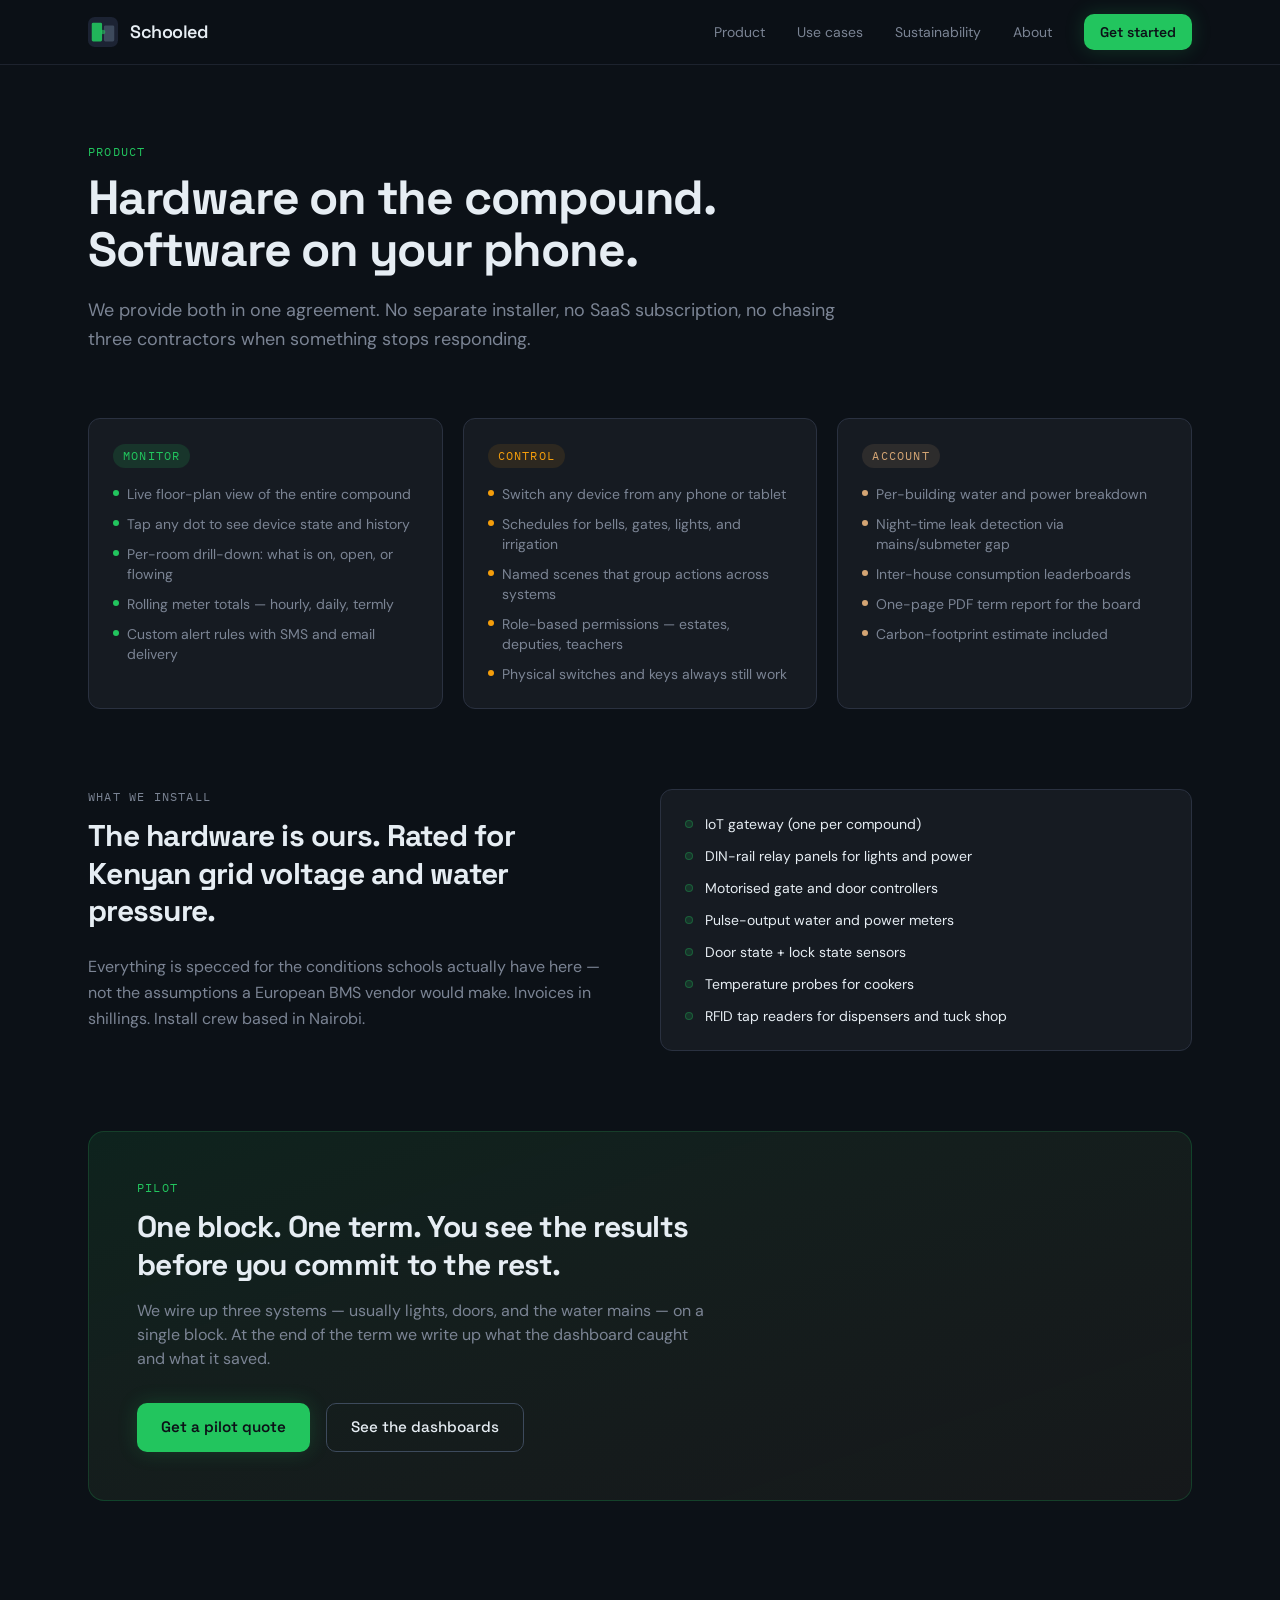
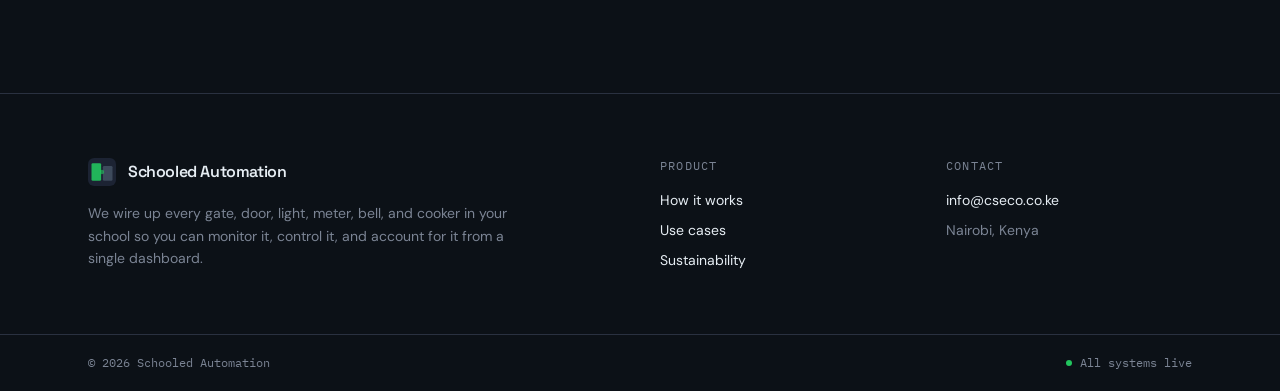
<file: product/index.html>
<!DOCTYPE html><!--WJyxl3WvEwUUkLeyV5elp--><html lang="en"><head><meta charSet="utf-8"/><meta name="viewport" content="width=device-width, initial-scale=1"/><link rel="stylesheet" href="/_next/static/chunks/d0339983c8c9b81f.css" data-precedence="next"/><link rel="preload" as="script" fetchPriority="low" href="/_next/static/chunks/78f17d245f44ecc2.js"/><script src="/_next/static/chunks/65b96ee02177b1b8.js" async=""></script><script src="/_next/static/chunks/c8d0931fee4b59a2.js" async=""></script><script src="/_next/static/chunks/3f893f5065855c86.js" async=""></script><script src="/_next/static/chunks/turbopack-a428b1386a372f87.js" async=""></script><script src="/_next/static/chunks/aa5488182624ddef.js" async=""></script><script src="/_next/static/chunks/ccd5a61a4aa49379.js" async=""></script><script src="/_next/static/chunks/f341ce5ca02cf859.js" async=""></script><title>Product — Schooled Automation</title><meta name="description" content="Your entire compound on one screen."/><link rel="manifest" href="/manifest.json"/><meta property="og:title" content="Schooled Automation"/><meta property="og:description" content="Your entire compound on one screen."/><meta property="og:url" content="https://schooled-automation.cseco.co.ke/"/><meta property="og:site_name" content="Schooled Automation"/><meta property="og:image" content="https://schooled-automation.cseco.co.ke/og-image.png"/><meta property="og:image:width" content="1200"/><meta property="og:image:height" content="630"/><meta property="og:type" content="website"/><meta name="twitter:card" content="summary_large_image"/><meta name="twitter:title" content="Schooled Automation"/><meta name="twitter:description" content="Your entire compound on one screen."/><meta name="twitter:image" content="https://schooled-automation.cseco.co.ke/og-image.png"/><link rel="icon" href="/favicon.svg" type="image/svg+xml"/><link rel="icon" href="/favicon.png" sizes="32x32" type="image/png"/><link rel="apple-touch-icon" href="/apple-touch-icon.png"/><script src="/_next/static/chunks/a6dad97d9634a72d.js" noModule=""></script></head><body class="min-h-screen"><div hidden=""><!--$--><!--/$--></div><header class="fixed top-0 left-0 right-0 z-50 border-b border-[var(--color-border)]/60 bg-[var(--color-base)]/80 backdrop-blur-xl"><div class="max-w-6xl mx-auto px-6 h-16 flex items-center justify-between"><a class="flex items-center gap-3 group" href="/"><svg width="30" height="30" viewBox="0 0 64 64" fill="none" aria-hidden="true"><rect width="64" height="64" rx="14" fill="var(--color-surface-raised)"></rect><rect x="8" y="12" width="22" height="40" rx="3" fill="var(--color-primary)" opacity="0.9"></rect><rect x="34" y="18" width="22" height="34" rx="3" fill="var(--color-border-bright)"></rect><circle cx="32" cy="32" r="5" fill="var(--color-primary)"><animate attributeName="opacity" values="1;0.4;1" dur="2.4s" repeatCount="indefinite"></animate></circle></svg><span class="font-display font-semibold text-[var(--color-text)] tracking-tight text-lg">Schooled</span></a><nav class="hidden md:flex items-center gap-8 text-sm"><a class="text-[var(--color-muted)] hover:text-[var(--color-text)] transition-colors" href="/product/">Product</a><a class="text-[var(--color-muted)] hover:text-[var(--color-text)] transition-colors" href="/use-cases/">Use cases</a><a class="text-[var(--color-muted)] hover:text-[var(--color-text)] transition-colors" href="/sustainability/">Sustainability</a><a class="text-[var(--color-muted)] hover:text-[var(--color-text)] transition-colors" href="/about/">About</a><a class="btn-primary btn-sm" href="/contact/">Get started</a></nav></div></header><main class="max-w-6xl mx-auto px-6 pt-28 md:pt-36 pb-section-lg"><div class="max-w-3xl mb-16"><p class="font-mono text-xs uppercase tracking-widest text-[var(--color-primary)] mb-3">Product</p><h1 class="font-display text-4xl md:text-5xl font-bold leading-[1.08]">Hardware on the compound. Software on your phone.</h1><p class="mt-5 text-lg text-[var(--color-muted)] leading-relaxed">We provide both in one agreement. No separate installer, no SaaS subscription, no chasing three contractors when something stops responding.</p></div><div class="grid md:grid-cols-3 gap-5 mb-20"><div class="card p-6"><span class="inline-block font-mono text-xs uppercase tracking-widest px-2.5 py-1 rounded-full mb-4" style="color:var(--color-primary);background:var(--color-primary-glow)">Monitor</span><ul class="space-y-2.5"><li class="flex items-start gap-2 text-sm text-[var(--color-muted)]"><span class="w-1.5 h-1.5 rounded-full mt-1.5 shrink-0" style="background:var(--color-primary)"></span>Live floor-plan view of the entire compound</li><li class="flex items-start gap-2 text-sm text-[var(--color-muted)]"><span class="w-1.5 h-1.5 rounded-full mt-1.5 shrink-0" style="background:var(--color-primary)"></span>Tap any dot to see device state and history</li><li class="flex items-start gap-2 text-sm text-[var(--color-muted)]"><span class="w-1.5 h-1.5 rounded-full mt-1.5 shrink-0" style="background:var(--color-primary)"></span>Per-room drill-down: what is on, open, or flowing</li><li class="flex items-start gap-2 text-sm text-[var(--color-muted)]"><span class="w-1.5 h-1.5 rounded-full mt-1.5 shrink-0" style="background:var(--color-primary)"></span>Rolling meter totals — hourly, daily, termly</li><li class="flex items-start gap-2 text-sm text-[var(--color-muted)]"><span class="w-1.5 h-1.5 rounded-full mt-1.5 shrink-0" style="background:var(--color-primary)"></span>Custom alert rules with SMS and email delivery</li></ul></div><div class="card p-6"><span class="inline-block font-mono text-xs uppercase tracking-widest px-2.5 py-1 rounded-full mb-4" style="color:var(--color-warn);background:rgba(245,158,11,0.1)">Control</span><ul class="space-y-2.5"><li class="flex items-start gap-2 text-sm text-[var(--color-muted)]"><span class="w-1.5 h-1.5 rounded-full mt-1.5 shrink-0" style="background:var(--color-warn)"></span>Switch any device from any phone or tablet</li><li class="flex items-start gap-2 text-sm text-[var(--color-muted)]"><span class="w-1.5 h-1.5 rounded-full mt-1.5 shrink-0" style="background:var(--color-warn)"></span>Schedules for bells, gates, lights, and irrigation</li><li class="flex items-start gap-2 text-sm text-[var(--color-muted)]"><span class="w-1.5 h-1.5 rounded-full mt-1.5 shrink-0" style="background:var(--color-warn)"></span>Named scenes that group actions across systems</li><li class="flex items-start gap-2 text-sm text-[var(--color-muted)]"><span class="w-1.5 h-1.5 rounded-full mt-1.5 shrink-0" style="background:var(--color-warn)"></span>Role-based permissions — estates, deputies, teachers</li><li class="flex items-start gap-2 text-sm text-[var(--color-muted)]"><span class="w-1.5 h-1.5 rounded-full mt-1.5 shrink-0" style="background:var(--color-warn)"></span>Physical switches and keys always still work</li></ul></div><div class="card p-6"><span class="inline-block font-mono text-xs uppercase tracking-widest px-2.5 py-1 rounded-full mb-4" style="color:var(--color-sand);background:var(--color-sand-dim)">Account</span><ul class="space-y-2.5"><li class="flex items-start gap-2 text-sm text-[var(--color-muted)]"><span class="w-1.5 h-1.5 rounded-full mt-1.5 shrink-0" style="background:var(--color-sand)"></span>Per-building water and power breakdown</li><li class="flex items-start gap-2 text-sm text-[var(--color-muted)]"><span class="w-1.5 h-1.5 rounded-full mt-1.5 shrink-0" style="background:var(--color-sand)"></span>Night-time leak detection via mains/submeter gap</li><li class="flex items-start gap-2 text-sm text-[var(--color-muted)]"><span class="w-1.5 h-1.5 rounded-full mt-1.5 shrink-0" style="background:var(--color-sand)"></span>Inter-house consumption leaderboards</li><li class="flex items-start gap-2 text-sm text-[var(--color-muted)]"><span class="w-1.5 h-1.5 rounded-full mt-1.5 shrink-0" style="background:var(--color-sand)"></span>One-page PDF term report for the board</li><li class="flex items-start gap-2 text-sm text-[var(--color-muted)]"><span class="w-1.5 h-1.5 rounded-full mt-1.5 shrink-0" style="background:var(--color-sand)"></span>Carbon-footprint estimate included</li></ul></div></div><div class="grid md:grid-cols-2 gap-10 items-start mb-20"><div><p class="font-mono text-xs uppercase tracking-widest text-[var(--color-muted)] mb-3">What we install</p><h2 class="font-display text-2xl md:text-3xl font-bold leading-tight mb-6">The hardware is ours. Rated for Kenyan grid voltage and water pressure.</h2><p class="text-[var(--color-muted)] leading-relaxed">Everything is specced for the conditions schools actually have here — not the assumptions a European BMS vendor would make. Invoices in shillings. Install crew based in Nairobi.</p></div><div class="card p-6"><ul class="space-y-3"><li class="flex items-center gap-3 text-sm"><span class="w-2 h-2 rounded bg-[var(--color-primary-glow)] border border-[var(--color-primary)]/30 shrink-0"></span>IoT gateway (one per compound)</li><li class="flex items-center gap-3 text-sm"><span class="w-2 h-2 rounded bg-[var(--color-primary-glow)] border border-[var(--color-primary)]/30 shrink-0"></span>DIN-rail relay panels for lights and power</li><li class="flex items-center gap-3 text-sm"><span class="w-2 h-2 rounded bg-[var(--color-primary-glow)] border border-[var(--color-primary)]/30 shrink-0"></span>Motorised gate and door controllers</li><li class="flex items-center gap-3 text-sm"><span class="w-2 h-2 rounded bg-[var(--color-primary-glow)] border border-[var(--color-primary)]/30 shrink-0"></span>Pulse-output water and power meters</li><li class="flex items-center gap-3 text-sm"><span class="w-2 h-2 rounded bg-[var(--color-primary-glow)] border border-[var(--color-primary)]/30 shrink-0"></span>Door state + lock state sensors</li><li class="flex items-center gap-3 text-sm"><span class="w-2 h-2 rounded bg-[var(--color-primary-glow)] border border-[var(--color-primary)]/30 shrink-0"></span>Temperature probes for cookers</li><li class="flex items-center gap-3 text-sm"><span class="w-2 h-2 rounded bg-[var(--color-primary-glow)] border border-[var(--color-primary)]/30 shrink-0"></span>RFID tap readers for dispensers and tuck shop</li></ul></div></div><div class="rounded-2xl bg-gradient-to-br from-[var(--color-primary)]/10 to-[var(--color-sand)]/5 border border-[var(--color-primary)]/20 p-8 md:p-12"><p class="font-mono text-xs uppercase tracking-widest text-[var(--color-primary)] mb-3">Pilot</p><h2 class="font-display text-2xl md:text-3xl font-bold leading-tight max-w-xl mb-4">One block. One term. You see the results before you commit to the rest.</h2><p class="text-[var(--color-muted)] max-w-xl mb-8">We wire up three systems — usually lights, doors, and the water mains — on a single block. At the end of the term we write up what the dashboard caught and what it saved.</p><div class="flex flex-wrap gap-4"><a href="/contact" class="btn-primary">Get a pilot quote</a><a href="/use-cases" class="btn-outline">See the dashboards</a></div></div></main><footer class="border-t border-[var(--color-border)] mt-section-lg"><div class="max-w-6xl mx-auto px-6 py-16 grid md:grid-cols-4 gap-10"><div class="md:col-span-2"><div class="flex items-center gap-3 mb-4"><svg width="28" height="28" viewBox="0 0 64 64" fill="none" aria-hidden="true"><rect width="64" height="64" rx="14" fill="var(--color-surface-raised)"></rect><rect x="8" y="12" width="22" height="40" rx="3" fill="var(--color-primary)" opacity="0.9"></rect><rect x="34" y="18" width="22" height="34" rx="3" fill="var(--color-border-bright)"></rect><circle cx="32" cy="32" r="5" fill="var(--color-primary)"><animate attributeName="opacity" values="1;0.4;1" dur="2.4s" repeatCount="indefinite"></animate></circle></svg><span class="font-display font-semibold text-[var(--color-text)]">Schooled Automation</span></div><p class="text-sm text-[var(--color-muted)] max-w-md leading-relaxed">We wire up every gate, door, light, meter, bell, and cooker in your school so you can monitor it, control it, and account for it from a single dashboard.</p></div><div><p class="font-mono text-xs uppercase tracking-widest text-[var(--color-muted)] mb-4">Product</p><ul class="space-y-2.5 text-sm"><li><a class="text-[var(--color-text)] hover:text-[var(--color-primary)] transition-colors" href="/product/">How it works</a></li><li><a class="text-[var(--color-text)] hover:text-[var(--color-primary)] transition-colors" href="/use-cases/">Use cases</a></li><li><a class="text-[var(--color-text)] hover:text-[var(--color-primary)] transition-colors" href="/sustainability/">Sustainability</a></li></ul></div><div><p class="font-mono text-xs uppercase tracking-widest text-[var(--color-muted)] mb-4">Contact</p><ul class="space-y-2.5 text-sm"><li><a href="mailto:info@cseco.co.ke" class="text-[var(--color-text)] hover:text-[var(--color-primary)] transition-colors">info@cseco.co.ke</a></li><li><span class="text-[var(--color-muted)]">Nairobi, Kenya</span></li></ul></div></div><div class="border-t border-[var(--color-border)]"><div class="max-w-6xl mx-auto px-6 py-5 flex items-center justify-between text-xs text-[var(--color-muted)] font-mono"><span>© <!-- -->2026<!-- --> Schooled Automation</span><span class="flex items-center gap-2"><span class="w-1.5 h-1.5 rounded-full bg-[var(--color-primary)] pulse-green"></span>All systems live</span></div></div></footer><!--$--><!--/$--><script src="/_next/static/chunks/78f17d245f44ecc2.js" id="_R_" async=""></script><script>(self.__next_f=self.__next_f||[]).push([0])</script><script>self.__next_f.push([1,"1:\"$Sreact.fragment\"\n2:I[56698,[\"/_next/static/chunks/aa5488182624ddef.js\",\"/_next/static/chunks/ccd5a61a4aa49379.js\"],\"default\"]\n3:I[35109,[\"/_next/static/chunks/aa5488182624ddef.js\",\"/_next/static/chunks/ccd5a61a4aa49379.js\"],\"default\"]\n4:I[1247,[\"/_next/static/chunks/f341ce5ca02cf859.js\"],\"\"]\nc:I[57797,[\"/_next/static/chunks/aa5488182624ddef.js\",\"/_next/static/chunks/ccd5a61a4aa49379.js\"],\"default\"]\n:HL[\"/_next/static/chunks/d0339983c8c9b81f.css\",\"style\"]\n"])</script><script>self.__next_f.push([1,"0:{\"P\":null,\"b\":\"WJyxl3WvEwUUkLeyV5elp\",\"c\":[\"\",\"product\",\"\"],\"q\":\"\",\"i\":false,\"f\":[[[\"\",{\"children\":[\"product\",{\"children\":[\"__PAGE__\",{}]}]},\"$undefined\",\"$undefined\",true],[[\"$\",\"$1\",\"c\",{\"children\":[[[\"$\",\"link\",\"0\",{\"rel\":\"stylesheet\",\"href\":\"/_next/static/chunks/d0339983c8c9b81f.css\",\"precedence\":\"next\",\"crossOrigin\":\"$undefined\",\"nonce\":\"$undefined\"}]],[\"$\",\"html\",null,{\"lang\":\"en\",\"children\":[\"$\",\"body\",null,{\"className\":\"min-h-screen\",\"children\":[\"$\",\"$L2\",null,{\"parallelRouterKey\":\"children\",\"error\":\"$undefined\",\"errorStyles\":\"$undefined\",\"errorScripts\":\"$undefined\",\"template\":[\"$\",\"$L3\",null,{}],\"templateStyles\":\"$undefined\",\"templateScripts\":\"$undefined\",\"notFound\":[[[\"$\",\"title\",null,{\"children\":\"404: This page could not be found.\"}],[\"$\",\"div\",null,{\"style\":{\"fontFamily\":\"system-ui,\\\"Segoe UI\\\",Roboto,Helvetica,Arial,sans-serif,\\\"Apple Color Emoji\\\",\\\"Segoe UI Emoji\\\"\",\"height\":\"100vh\",\"textAlign\":\"center\",\"display\":\"flex\",\"flexDirection\":\"column\",\"alignItems\":\"center\",\"justifyContent\":\"center\"},\"children\":[\"$\",\"div\",null,{\"children\":[[\"$\",\"style\",null,{\"dangerouslySetInnerHTML\":{\"__html\":\"body{color:#000;background:#fff;margin:0}.next-error-h1{border-right:1px solid rgba(0,0,0,.3)}@media (prefers-color-scheme:dark){body{color:#fff;background:#000}.next-error-h1{border-right:1px solid rgba(255,255,255,.3)}}\"}}],[\"$\",\"h1\",null,{\"className\":\"next-error-h1\",\"style\":{\"display\":\"inline-block\",\"margin\":\"0 20px 0 0\",\"padding\":\"0 23px 0 0\",\"fontSize\":24,\"fontWeight\":500,\"verticalAlign\":\"top\",\"lineHeight\":\"49px\"},\"children\":404}],[\"$\",\"div\",null,{\"style\":{\"display\":\"inline-block\"},\"children\":[\"$\",\"h2\",null,{\"style\":{\"fontSize\":14,\"fontWeight\":400,\"lineHeight\":\"49px\",\"margin\":0},\"children\":\"This page could not be found.\"}]}]]}]}]],[]],\"forbidden\":\"$undefined\",\"unauthorized\":\"$undefined\"}]}]}]]}],{\"children\":[[\"$\",\"$1\",\"c\",{\"children\":[null,[\"$\",\"$L2\",null,{\"parallelRouterKey\":\"children\",\"error\":\"$undefined\",\"errorStyles\":\"$undefined\",\"errorScripts\":\"$undefined\",\"template\":[\"$\",\"$L3\",null,{}],\"templateStyles\":\"$undefined\",\"templateScripts\":\"$undefined\",\"notFound\":\"$undefined\",\"forbidden\":\"$undefined\",\"unauthorized\":\"$undefined\"}]]}],{\"children\":[[\"$\",\"$1\",\"c\",{\"children\":[[[\"$\",\"header\",null,{\"className\":\"fixed top-0 left-0 right-0 z-50 border-b border-[var(--color-border)]/60 bg-[var(--color-base)]/80 backdrop-blur-xl\",\"children\":[\"$\",\"div\",null,{\"className\":\"max-w-6xl mx-auto px-6 h-16 flex items-center justify-between\",\"children\":[[\"$\",\"$L4\",null,{\"href\":\"/\",\"className\":\"flex items-center gap-3 group\",\"children\":[[\"$\",\"svg\",null,{\"width\":30,\"height\":30,\"viewBox\":\"0 0 64 64\",\"fill\":\"none\",\"aria-hidden\":\"true\",\"children\":[[\"$\",\"rect\",null,{\"width\":\"64\",\"height\":\"64\",\"rx\":\"14\",\"fill\":\"var(--color-surface-raised)\"}],[\"$\",\"rect\",null,{\"x\":\"8\",\"y\":\"12\",\"width\":\"22\",\"height\":\"40\",\"rx\":\"3\",\"fill\":\"var(--color-primary)\",\"opacity\":\"0.9\"}],[\"$\",\"rect\",null,{\"x\":\"34\",\"y\":\"18\",\"width\":\"22\",\"height\":\"34\",\"rx\":\"3\",\"fill\":\"var(--color-border-bright)\"}],[\"$\",\"circle\",null,{\"cx\":\"32\",\"cy\":\"32\",\"r\":\"5\",\"fill\":\"var(--color-primary)\",\"children\":[\"$\",\"animate\",null,{\"attributeName\":\"opacity\",\"values\":\"1;0.4;1\",\"dur\":\"2.4s\",\"repeatCount\":\"indefinite\"}]}]]}],[\"$\",\"span\",null,{\"className\":\"font-display font-semibold text-[var(--color-text)] tracking-tight text-lg\",\"children\":\"Schooled\"}]]}],[\"$\",\"nav\",null,{\"className\":\"hidden md:flex items-center gap-8 text-sm\",\"children\":[[\"$\",\"$L4\",null,{\"href\":\"/product\",\"className\":\"text-[var(--color-muted)] hover:text-[var(--color-text)] transition-colors\",\"children\":\"Product\"}],[\"$\",\"$L4\",null,{\"href\":\"/use-cases\",\"className\":\"text-[var(--color-muted)] hover:text-[var(--color-text)] transition-colors\",\"children\":\"Use cases\"}],[\"$\",\"$L4\",null,{\"href\":\"/sustainability\",\"className\":\"text-[var(--color-muted)] hover:text-[var(--color-text)] transition-colors\",\"children\":\"Sustainability\"}],[\"$\",\"$L4\",null,{\"href\":\"/about\",\"className\":\"text-[var(--color-muted)] hover:text-[var(--color-text)] transition-colors\",\"children\":\"About\"}],[\"$\",\"$L4\",null,{\"href\":\"/contact\",\"className\":\"btn-primary btn-sm\",\"children\":\"Get started\"}]]}]]}]}],[\"$\",\"main\",null,{\"className\":\"max-w-6xl mx-auto px-6 pt-28 md:pt-36 pb-section-lg\",\"children\":[[\"$\",\"div\",null,{\"className\":\"max-w-3xl mb-16\",\"children\":[[\"$\",\"p\",null,{\"className\":\"font-mono text-xs uppercase tracking-widest text-[var(--color-primary)] mb-3\",\"children\":\"Product\"}],[\"$\",\"h1\",null,{\"className\":\"font-display text-4xl md:text-5xl font-bold leading-[1.08]\",\"children\":\"Hardware on the compound. Software on your phone.\"}],[\"$\",\"p\",null,{\"className\":\"mt-5 text-lg text-[var(--color-muted)] leading-relaxed\",\"children\":\"We provide both in one agreement. No separate installer, no SaaS subscription, no chasing three contractors when something stops responding.\"}]]}],\"$L5\",\"$L6\",\"$L7\"]}],\"$L8\"],[\"$L9\"],\"$La\"]}],{},null,false,false]},null,false,false]},null,false,false],\"$Lb\",false]],\"m\":\"$undefined\",\"G\":[\"$c\",[]],\"S\":true}\n"])</script><script>self.__next_f.push([1,"e:I[96715,[\"/_next/static/chunks/aa5488182624ddef.js\",\"/_next/static/chunks/ccd5a61a4aa49379.js\"],\"OutletBoundary\"]\nf:\"$Sreact.suspense\"\n11:I[96715,[\"/_next/static/chunks/aa5488182624ddef.js\",\"/_next/static/chunks/ccd5a61a4aa49379.js\"],\"ViewportBoundary\"]\n13:I[96715,[\"/_next/static/chunks/aa5488182624ddef.js\",\"/_next/static/chunks/ccd5a61a4aa49379.js\"],\"MetadataBoundary\"]\n"])</script><script>self.__next_f.push([1,"5:[\"$\",\"div\",null,{\"className\":\"grid md:grid-cols-3 gap-5 mb-20\",\"children\":[[\"$\",\"div\",\"Monitor\",{\"className\":\"card p-6\",\"children\":[[\"$\",\"span\",null,{\"className\":\"inline-block font-mono text-xs uppercase tracking-widest px-2.5 py-1 rounded-full mb-4\",\"style\":{\"color\":\"var(--color-primary)\",\"background\":\"var(--color-primary-glow)\"},\"children\":\"Monitor\"}],[\"$\",\"ul\",null,{\"className\":\"space-y-2.5\",\"children\":[[\"$\",\"li\",\"Live floor-plan view of the entire compound\",{\"className\":\"flex items-start gap-2 text-sm text-[var(--color-muted)]\",\"children\":[[\"$\",\"span\",null,{\"className\":\"w-1.5 h-1.5 rounded-full mt-1.5 shrink-0\",\"style\":{\"background\":\"var(--color-primary)\"}}],\"Live floor-plan view of the entire compound\"]}],[\"$\",\"li\",\"Tap any dot to see device state and history\",{\"className\":\"flex items-start gap-2 text-sm text-[var(--color-muted)]\",\"children\":[[\"$\",\"span\",null,{\"className\":\"w-1.5 h-1.5 rounded-full mt-1.5 shrink-0\",\"style\":{\"background\":\"var(--color-primary)\"}}],\"Tap any dot to see device state and history\"]}],[\"$\",\"li\",\"Per-room drill-down: what is on, open, or flowing\",{\"className\":\"flex items-start gap-2 text-sm text-[var(--color-muted)]\",\"children\":[[\"$\",\"span\",null,{\"className\":\"w-1.5 h-1.5 rounded-full mt-1.5 shrink-0\",\"style\":{\"background\":\"var(--color-primary)\"}}],\"Per-room drill-down: what is on, open, or flowing\"]}],[\"$\",\"li\",\"Rolling meter totals — hourly, daily, termly\",{\"className\":\"flex items-start gap-2 text-sm text-[var(--color-muted)]\",\"children\":[[\"$\",\"span\",null,{\"className\":\"w-1.5 h-1.5 rounded-full mt-1.5 shrink-0\",\"style\":{\"background\":\"var(--color-primary)\"}}],\"Rolling meter totals — hourly, daily, termly\"]}],[\"$\",\"li\",\"Custom alert rules with SMS and email delivery\",{\"className\":\"flex items-start gap-2 text-sm text-[var(--color-muted)]\",\"children\":[[\"$\",\"span\",null,{\"className\":\"w-1.5 h-1.5 rounded-full mt-1.5 shrink-0\",\"style\":{\"background\":\"var(--color-primary)\"}}],\"Custom alert rules with SMS and email delivery\"]}]]}]]}],[\"$\",\"div\",\"Control\",{\"className\":\"card p-6\",\"children\":[[\"$\",\"span\",null,{\"className\":\"inline-block font-mono text-xs uppercase tracking-widest px-2.5 py-1 rounded-full mb-4\",\"style\":{\"color\":\"var(--color-warn)\",\"background\":\"rgba(245,158,11,0.1)\"},\"children\":\"Control\"}],[\"$\",\"ul\",null,{\"className\":\"space-y-2.5\",\"children\":[[\"$\",\"li\",\"Switch any device from any phone or tablet\",{\"className\":\"flex items-start gap-2 text-sm text-[var(--color-muted)]\",\"children\":[[\"$\",\"span\",null,{\"className\":\"w-1.5 h-1.5 rounded-full mt-1.5 shrink-0\",\"style\":{\"background\":\"var(--color-warn)\"}}],\"Switch any device from any phone or tablet\"]}],[\"$\",\"li\",\"Schedules for bells, gates, lights, and irrigation\",{\"className\":\"flex items-start gap-2 text-sm text-[var(--color-muted)]\",\"children\":[[\"$\",\"span\",null,{\"className\":\"w-1.5 h-1.5 rounded-full mt-1.5 shrink-0\",\"style\":{\"background\":\"var(--color-warn)\"}}],\"Schedules for bells, gates, lights, and irrigation\"]}],[\"$\",\"li\",\"Named scenes that group actions across systems\",{\"className\":\"flex items-start gap-2 text-sm text-[var(--color-muted)]\",\"children\":[[\"$\",\"span\",null,{\"className\":\"w-1.5 h-1.5 rounded-full mt-1.5 shrink-0\",\"style\":{\"background\":\"var(--color-warn)\"}}],\"Named scenes that group actions across systems\"]}],[\"$\",\"li\",\"Role-based permissions — estates, deputies, teachers\",{\"className\":\"flex items-start gap-2 text-sm text-[var(--color-muted)]\",\"children\":[[\"$\",\"span\",null,{\"className\":\"w-1.5 h-1.5 rounded-full mt-1.5 shrink-0\",\"style\":{\"background\":\"var(--color-warn)\"}}],\"Role-based permissions — estates, deputies, teachers\"]}],[\"$\",\"li\",\"Physical switches and keys always still work\",{\"className\":\"flex items-start gap-2 text-sm text-[var(--color-muted)]\",\"children\":[[\"$\",\"span\",null,{\"className\":\"w-1.5 h-1.5 rounded-full mt-1.5 shrink-0\",\"style\":{\"background\":\"var(--color-warn)\"}}],\"Physical switches and keys always still work\"]}]]}]]}],\"$Ld\"]}]\n"])</script><script>self.__next_f.push([1,"6:[\"$\",\"div\",null,{\"className\":\"grid md:grid-cols-2 gap-10 items-start mb-20\",\"children\":[[\"$\",\"div\",null,{\"children\":[[\"$\",\"p\",null,{\"className\":\"font-mono text-xs uppercase tracking-widest text-[var(--color-muted)] mb-3\",\"children\":\"What we install\"}],[\"$\",\"h2\",null,{\"className\":\"font-display text-2xl md:text-3xl font-bold leading-tight mb-6\",\"children\":\"The hardware is ours. Rated for Kenyan grid voltage and water pressure.\"}],[\"$\",\"p\",null,{\"className\":\"text-[var(--color-muted)] leading-relaxed\",\"children\":\"Everything is specced for the conditions schools actually have here — not the assumptions a European BMS vendor would make. Invoices in shillings. Install crew based in Nairobi.\"}]]}],[\"$\",\"div\",null,{\"className\":\"card p-6\",\"children\":[\"$\",\"ul\",null,{\"className\":\"space-y-3\",\"children\":[[\"$\",\"li\",\"IoT gateway (one per compound)\",{\"className\":\"flex items-center gap-3 text-sm\",\"children\":[[\"$\",\"span\",null,{\"className\":\"w-2 h-2 rounded bg-[var(--color-primary-glow)] border border-[var(--color-primary)]/30 shrink-0\"}],\"IoT gateway (one per compound)\"]}],[\"$\",\"li\",\"DIN-rail relay panels for lights and power\",{\"className\":\"flex items-center gap-3 text-sm\",\"children\":[[\"$\",\"span\",null,{\"className\":\"w-2 h-2 rounded bg-[var(--color-primary-glow)] border border-[var(--color-primary)]/30 shrink-0\"}],\"DIN-rail relay panels for lights and power\"]}],[\"$\",\"li\",\"Motorised gate and door controllers\",{\"className\":\"flex items-center gap-3 text-sm\",\"children\":[[\"$\",\"span\",null,{\"className\":\"w-2 h-2 rounded bg-[var(--color-primary-glow)] border border-[var(--color-primary)]/30 shrink-0\"}],\"Motorised gate and door controllers\"]}],[\"$\",\"li\",\"Pulse-output water and power meters\",{\"className\":\"flex items-center gap-3 text-sm\",\"children\":[[\"$\",\"span\",null,{\"className\":\"w-2 h-2 rounded bg-[var(--color-primary-glow)] border border-[var(--color-primary)]/30 shrink-0\"}],\"Pulse-output water and power meters\"]}],[\"$\",\"li\",\"Door state + lock state sensors\",{\"className\":\"flex items-center gap-3 text-sm\",\"children\":[[\"$\",\"span\",null,{\"className\":\"w-2 h-2 rounded bg-[var(--color-primary-glow)] border border-[var(--color-primary)]/30 shrink-0\"}],\"Door state + lock state sensors\"]}],[\"$\",\"li\",\"Temperature probes for cookers\",{\"className\":\"flex items-center gap-3 text-sm\",\"children\":[[\"$\",\"span\",null,{\"className\":\"w-2 h-2 rounded bg-[var(--color-primary-glow)] border border-[var(--color-primary)]/30 shrink-0\"}],\"Temperature probes for cookers\"]}],[\"$\",\"li\",\"RFID tap readers for dispensers and tuck shop\",{\"className\":\"flex items-center gap-3 text-sm\",\"children\":[[\"$\",\"span\",null,{\"className\":\"w-2 h-2 rounded bg-[var(--color-primary-glow)] border border-[var(--color-primary)]/30 shrink-0\"}],\"RFID tap readers for dispensers and tuck shop\"]}]]}]}]]}]\n"])</script><script>self.__next_f.push([1,"7:[\"$\",\"div\",null,{\"className\":\"rounded-2xl bg-gradient-to-br from-[var(--color-primary)]/10 to-[var(--color-sand)]/5 border border-[var(--color-primary)]/20 p-8 md:p-12\",\"children\":[[\"$\",\"p\",null,{\"className\":\"font-mono text-xs uppercase tracking-widest text-[var(--color-primary)] mb-3\",\"children\":\"Pilot\"}],[\"$\",\"h2\",null,{\"className\":\"font-display text-2xl md:text-3xl font-bold leading-tight max-w-xl mb-4\",\"children\":\"One block. One term. You see the results before you commit to the rest.\"}],[\"$\",\"p\",null,{\"className\":\"text-[var(--color-muted)] max-w-xl mb-8\",\"children\":\"We wire up three systems — usually lights, doors, and the water mains — on a single block. At the end of the term we write up what the dashboard caught and what it saved.\"}],[\"$\",\"div\",null,{\"className\":\"flex flex-wrap gap-4\",\"children\":[[\"$\",\"a\",null,{\"href\":\"/contact\",\"className\":\"btn-primary\",\"children\":\"Get a pilot quote\"}],[\"$\",\"a\",null,{\"href\":\"/use-cases\",\"className\":\"btn-outline\",\"children\":\"See the dashboards\"}]]}]]}]\n"])</script><script>self.__next_f.push([1,"8:[\"$\",\"footer\",null,{\"className\":\"border-t border-[var(--color-border)] mt-section-lg\",\"children\":[[\"$\",\"div\",null,{\"className\":\"max-w-6xl mx-auto px-6 py-16 grid md:grid-cols-4 gap-10\",\"children\":[[\"$\",\"div\",null,{\"className\":\"md:col-span-2\",\"children\":[[\"$\",\"div\",null,{\"className\":\"flex items-center gap-3 mb-4\",\"children\":[[\"$\",\"svg\",null,{\"width\":28,\"height\":28,\"viewBox\":\"0 0 64 64\",\"fill\":\"none\",\"aria-hidden\":\"true\",\"children\":[[\"$\",\"rect\",null,{\"width\":\"64\",\"height\":\"64\",\"rx\":\"14\",\"fill\":\"var(--color-surface-raised)\"}],[\"$\",\"rect\",null,{\"x\":\"8\",\"y\":\"12\",\"width\":\"22\",\"height\":\"40\",\"rx\":\"3\",\"fill\":\"var(--color-primary)\",\"opacity\":\"0.9\"}],[\"$\",\"rect\",null,{\"x\":\"34\",\"y\":\"18\",\"width\":\"22\",\"height\":\"34\",\"rx\":\"3\",\"fill\":\"var(--color-border-bright)\"}],[\"$\",\"circle\",null,{\"cx\":\"32\",\"cy\":\"32\",\"r\":\"5\",\"fill\":\"var(--color-primary)\",\"children\":[\"$\",\"animate\",null,{\"attributeName\":\"opacity\",\"values\":\"1;0.4;1\",\"dur\":\"2.4s\",\"repeatCount\":\"indefinite\"}]}]]}],[\"$\",\"span\",null,{\"className\":\"font-display font-semibold text-[var(--color-text)]\",\"children\":\"Schooled Automation\"}]]}],[\"$\",\"p\",null,{\"className\":\"text-sm text-[var(--color-muted)] max-w-md leading-relaxed\",\"children\":\"We wire up every gate, door, light, meter, bell, and cooker in your school so you can monitor it, control it, and account for it from a single dashboard.\"}]]}],[\"$\",\"div\",null,{\"children\":[[\"$\",\"p\",null,{\"className\":\"font-mono text-xs uppercase tracking-widest text-[var(--color-muted)] mb-4\",\"children\":\"Product\"}],[\"$\",\"ul\",null,{\"className\":\"space-y-2.5 text-sm\",\"children\":[[\"$\",\"li\",null,{\"children\":[\"$\",\"$L4\",null,{\"href\":\"/product\",\"className\":\"text-[var(--color-text)] hover:text-[var(--color-primary)] transition-colors\",\"children\":\"How it works\"}]}],[\"$\",\"li\",null,{\"children\":[\"$\",\"$L4\",null,{\"href\":\"/use-cases\",\"className\":\"text-[var(--color-text)] hover:text-[var(--color-primary)] transition-colors\",\"children\":\"Use cases\"}]}],[\"$\",\"li\",null,{\"children\":[\"$\",\"$L4\",null,{\"href\":\"/sustainability\",\"className\":\"text-[var(--color-text)] hover:text-[var(--color-primary)] transition-colors\",\"children\":\"Sustainability\"}]}]]}]]}],[\"$\",\"div\",null,{\"children\":[[\"$\",\"p\",null,{\"className\":\"font-mono text-xs uppercase tracking-widest text-[var(--color-muted)] mb-4\",\"children\":\"Contact\"}],[\"$\",\"ul\",null,{\"className\":\"space-y-2.5 text-sm\",\"children\":[[\"$\",\"li\",null,{\"children\":[\"$\",\"a\",null,{\"href\":\"mailto:info@cseco.co.ke\",\"className\":\"text-[var(--color-text)] hover:text-[var(--color-primary)] transition-colors\",\"children\":\"info@cseco.co.ke\"}]}],[\"$\",\"li\",null,{\"children\":[\"$\",\"span\",null,{\"className\":\"text-[var(--color-muted)]\",\"children\":\"Nairobi, Kenya\"}]}]]}]]}]]}],[\"$\",\"div\",null,{\"className\":\"border-t border-[var(--color-border)]\",\"children\":[\"$\",\"div\",null,{\"className\":\"max-w-6xl mx-auto px-6 py-5 flex items-center justify-between text-xs text-[var(--color-muted)] font-mono\",\"children\":[[\"$\",\"span\",null,{\"children\":[\"© \",2026,\" Schooled Automation\"]}],[\"$\",\"span\",null,{\"className\":\"flex items-center gap-2\",\"children\":[[\"$\",\"span\",null,{\"className\":\"w-1.5 h-1.5 rounded-full bg-[var(--color-primary)] pulse-green\"}],\"All systems live\"]}]]}]}]]}]\n"])</script><script>self.__next_f.push([1,"9:[\"$\",\"script\",\"script-0\",{\"src\":\"/_next/static/chunks/f341ce5ca02cf859.js\",\"async\":true,\"nonce\":\"$undefined\"}]\na:[\"$\",\"$Le\",null,{\"children\":[\"$\",\"$f\",null,{\"name\":\"Next.MetadataOutlet\",\"children\":\"$@10\"}]}]\nb:[\"$\",\"$1\",\"h\",{\"children\":[null,[\"$\",\"$L11\",null,{\"children\":\"$@12\"}],[\"$\",\"div\",null,{\"hidden\":true,\"children\":[\"$\",\"$L13\",null,{\"children\":[\"$\",\"$f\",null,{\"name\":\"Next.Metadata\",\"children\":\"$@14\"}]}]}],null]}]\n"])</script><script>self.__next_f.push([1,"d:[\"$\",\"div\",\"Account\",{\"className\":\"card p-6\",\"children\":[[\"$\",\"span\",null,{\"className\":\"inline-block font-mono text-xs uppercase tracking-widest px-2.5 py-1 rounded-full mb-4\",\"style\":{\"color\":\"var(--color-sand)\",\"background\":\"var(--color-sand-dim)\"},\"children\":\"Account\"}],[\"$\",\"ul\",null,{\"className\":\"space-y-2.5\",\"children\":[[\"$\",\"li\",\"Per-building water and power breakdown\",{\"className\":\"flex items-start gap-2 text-sm text-[var(--color-muted)]\",\"children\":[[\"$\",\"span\",null,{\"className\":\"w-1.5 h-1.5 rounded-full mt-1.5 shrink-0\",\"style\":{\"background\":\"var(--color-sand)\"}}],\"Per-building water and power breakdown\"]}],[\"$\",\"li\",\"Night-time leak detection via mains/submeter gap\",{\"className\":\"flex items-start gap-2 text-sm text-[var(--color-muted)]\",\"children\":[[\"$\",\"span\",null,{\"className\":\"w-1.5 h-1.5 rounded-full mt-1.5 shrink-0\",\"style\":{\"background\":\"var(--color-sand)\"}}],\"Night-time leak detection via mains/submeter gap\"]}],[\"$\",\"li\",\"Inter-house consumption leaderboards\",{\"className\":\"flex items-start gap-2 text-sm text-[var(--color-muted)]\",\"children\":[[\"$\",\"span\",null,{\"className\":\"w-1.5 h-1.5 rounded-full mt-1.5 shrink-0\",\"style\":{\"background\":\"var(--color-sand)\"}}],\"Inter-house consumption leaderboards\"]}],[\"$\",\"li\",\"One-page PDF term report for the board\",{\"className\":\"flex items-start gap-2 text-sm text-[var(--color-muted)]\",\"children\":[[\"$\",\"span\",null,{\"className\":\"w-1.5 h-1.5 rounded-full mt-1.5 shrink-0\",\"style\":{\"background\":\"var(--color-sand)\"}}],\"One-page PDF term report for the board\"]}],[\"$\",\"li\",\"Carbon-footprint estimate included\",{\"className\":\"flex items-start gap-2 text-sm text-[var(--color-muted)]\",\"children\":[[\"$\",\"span\",null,{\"className\":\"w-1.5 h-1.5 rounded-full mt-1.5 shrink-0\",\"style\":{\"background\":\"var(--color-sand)\"}}],\"Carbon-footprint estimate included\"]}]]}]]}]\n"])</script><script>self.__next_f.push([1,"12:[[\"$\",\"meta\",\"0\",{\"charSet\":\"utf-8\"}],[\"$\",\"meta\",\"1\",{\"name\":\"viewport\",\"content\":\"width=device-width, initial-scale=1\"}]]\n"])</script><script>self.__next_f.push([1,"15:I[17276,[\"/_next/static/chunks/aa5488182624ddef.js\",\"/_next/static/chunks/ccd5a61a4aa49379.js\"],\"IconMark\"]\n"])</script><script>self.__next_f.push([1,"14:[[\"$\",\"title\",\"0\",{\"children\":\"Product — Schooled Automation\"}],[\"$\",\"meta\",\"1\",{\"name\":\"description\",\"content\":\"Your entire compound on one screen.\"}],[\"$\",\"link\",\"2\",{\"rel\":\"manifest\",\"href\":\"/manifest.json\",\"crossOrigin\":\"$undefined\"}],[\"$\",\"meta\",\"3\",{\"property\":\"og:title\",\"content\":\"Schooled Automation\"}],[\"$\",\"meta\",\"4\",{\"property\":\"og:description\",\"content\":\"Your entire compound on one screen.\"}],[\"$\",\"meta\",\"5\",{\"property\":\"og:url\",\"content\":\"https://schooled-automation.cseco.co.ke/\"}],[\"$\",\"meta\",\"6\",{\"property\":\"og:site_name\",\"content\":\"Schooled Automation\"}],[\"$\",\"meta\",\"7\",{\"property\":\"og:image\",\"content\":\"https://schooled-automation.cseco.co.ke/og-image.png\"}],[\"$\",\"meta\",\"8\",{\"property\":\"og:image:width\",\"content\":\"1200\"}],[\"$\",\"meta\",\"9\",{\"property\":\"og:image:height\",\"content\":\"630\"}],[\"$\",\"meta\",\"10\",{\"property\":\"og:type\",\"content\":\"website\"}],[\"$\",\"meta\",\"11\",{\"name\":\"twitter:card\",\"content\":\"summary_large_image\"}],[\"$\",\"meta\",\"12\",{\"name\":\"twitter:title\",\"content\":\"Schooled Automation\"}],[\"$\",\"meta\",\"13\",{\"name\":\"twitter:description\",\"content\":\"Your entire compound on one screen.\"}],[\"$\",\"meta\",\"14\",{\"name\":\"twitter:image\",\"content\":\"https://schooled-automation.cseco.co.ke/og-image.png\"}],[\"$\",\"link\",\"15\",{\"rel\":\"icon\",\"href\":\"/favicon.svg\",\"type\":\"image/svg+xml\"}],[\"$\",\"link\",\"16\",{\"rel\":\"icon\",\"href\":\"/favicon.png\",\"sizes\":\"32x32\",\"type\":\"image/png\"}],[\"$\",\"link\",\"17\",{\"rel\":\"apple-touch-icon\",\"href\":\"/apple-touch-icon.png\"}],[\"$\",\"$L15\",\"18\",{}]]\n"])</script><script>self.__next_f.push([1,"10:null\n"])</script></body></html>
</file>
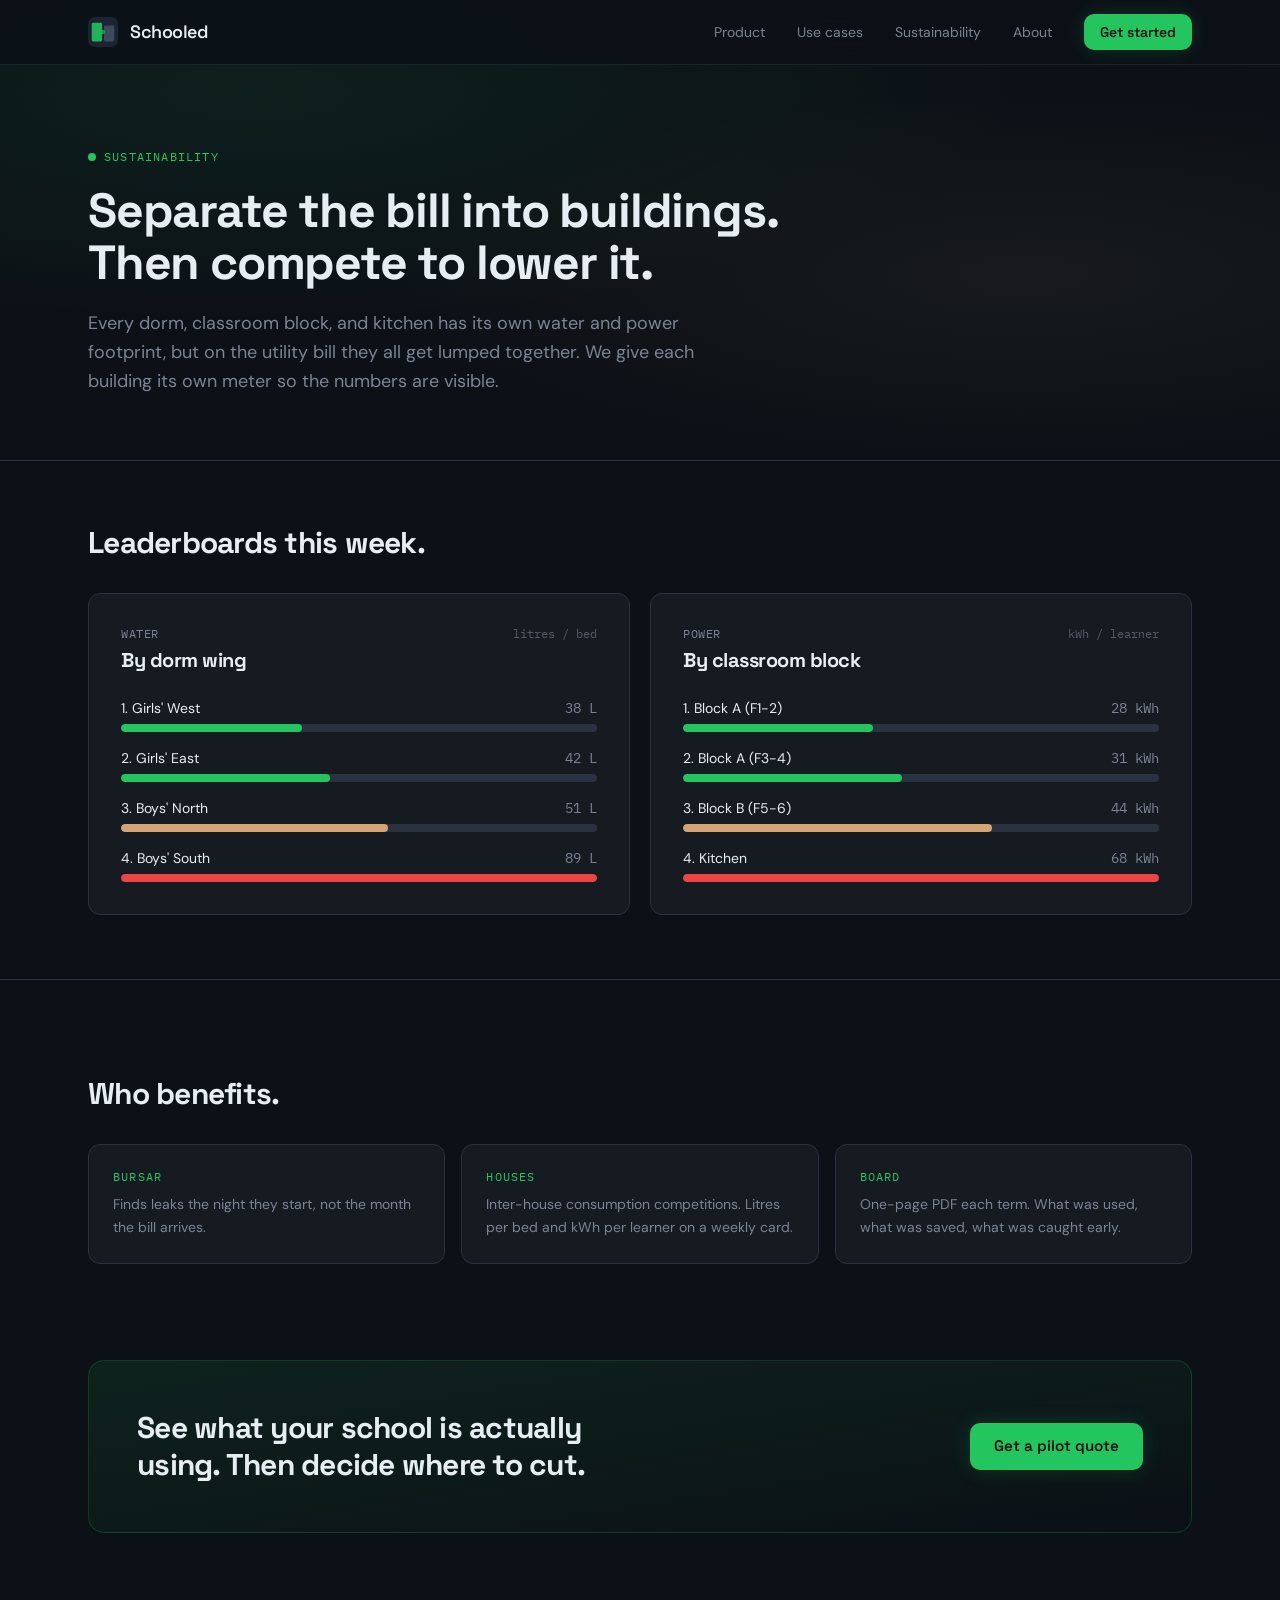
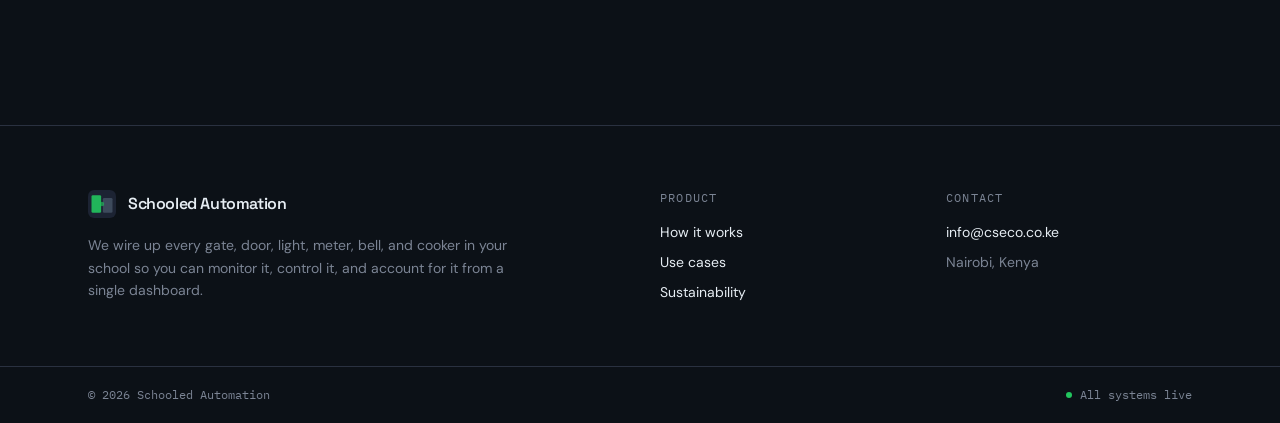
<file: sustainability/index.html>
<!DOCTYPE html><!--WJyxl3WvEwUUkLeyV5elp--><html lang="en"><head><meta charSet="utf-8"/><meta name="viewport" content="width=device-width, initial-scale=1"/><link rel="stylesheet" href="/_next/static/chunks/d0339983c8c9b81f.css" data-precedence="next"/><link rel="preload" as="script" fetchPriority="low" href="/_next/static/chunks/78f17d245f44ecc2.js"/><script src="/_next/static/chunks/65b96ee02177b1b8.js" async=""></script><script src="/_next/static/chunks/c8d0931fee4b59a2.js" async=""></script><script src="/_next/static/chunks/3f893f5065855c86.js" async=""></script><script src="/_next/static/chunks/turbopack-a428b1386a372f87.js" async=""></script><script src="/_next/static/chunks/aa5488182624ddef.js" async=""></script><script src="/_next/static/chunks/ccd5a61a4aa49379.js" async=""></script><script src="/_next/static/chunks/f341ce5ca02cf859.js" async=""></script><title>Sustainability — Schooled Automation</title><meta name="description" content="Your entire compound on one screen."/><link rel="manifest" href="/manifest.json"/><meta property="og:title" content="Schooled Automation"/><meta property="og:description" content="Your entire compound on one screen."/><meta property="og:url" content="https://schooled-automation.cseco.co.ke/"/><meta property="og:site_name" content="Schooled Automation"/><meta property="og:image" content="https://schooled-automation.cseco.co.ke/og-image.png"/><meta property="og:image:width" content="1200"/><meta property="og:image:height" content="630"/><meta property="og:type" content="website"/><meta name="twitter:card" content="summary_large_image"/><meta name="twitter:title" content="Schooled Automation"/><meta name="twitter:description" content="Your entire compound on one screen."/><meta name="twitter:image" content="https://schooled-automation.cseco.co.ke/og-image.png"/><link rel="icon" href="/favicon.svg" type="image/svg+xml"/><link rel="icon" href="/favicon.png" sizes="32x32" type="image/png"/><link rel="apple-touch-icon" href="/apple-touch-icon.png"/><script src="/_next/static/chunks/a6dad97d9634a72d.js" noModule=""></script></head><body class="min-h-screen"><div hidden=""><!--$--><!--/$--></div><header class="fixed top-0 left-0 right-0 z-50 border-b border-[var(--color-border)]/60 bg-[var(--color-base)]/80 backdrop-blur-xl"><div class="max-w-6xl mx-auto px-6 h-16 flex items-center justify-between"><a class="flex items-center gap-3 group" href="/"><svg width="30" height="30" viewBox="0 0 64 64" fill="none" aria-hidden="true"><rect width="64" height="64" rx="14" fill="var(--color-surface-raised)"></rect><rect x="8" y="12" width="22" height="40" rx="3" fill="var(--color-primary)" opacity="0.9"></rect><rect x="34" y="18" width="22" height="34" rx="3" fill="var(--color-border-bright)"></rect><circle cx="32" cy="32" r="5" fill="var(--color-primary)"><animate attributeName="opacity" values="1;0.4;1" dur="2.4s" repeatCount="indefinite"></animate></circle></svg><span class="font-display font-semibold text-[var(--color-text)] tracking-tight text-lg">Schooled</span></a><nav class="hidden md:flex items-center gap-8 text-sm"><a class="text-[var(--color-muted)] hover:text-[var(--color-text)] transition-colors" href="/product/">Product</a><a class="text-[var(--color-muted)] hover:text-[var(--color-text)] transition-colors" href="/use-cases/">Use cases</a><a class="text-[var(--color-muted)] hover:text-[var(--color-text)] transition-colors" href="/sustainability/">Sustainability</a><a class="text-[var(--color-muted)] hover:text-[var(--color-text)] transition-colors" href="/about/">About</a><a class="btn-primary btn-sm" href="/contact/">Get started</a></nav></div></header><main><section class="gradient-mesh"><div class="max-w-6xl mx-auto px-6 pt-28 md:pt-36 pb-section"><div class="inline-flex items-center gap-2 mb-5"><span class="w-2 h-2 rounded-full bg-[var(--color-primary)] pulse-green"></span><span class="font-mono text-xs uppercase tracking-widest text-[var(--color-primary)]">Sustainability</span></div><h1 class="font-display text-4xl md:text-5xl font-bold leading-[1.08] max-w-3xl">Separate the bill into buildings. Then compete to lower it.</h1><p class="mt-5 text-lg text-[var(--color-muted)] max-w-2xl leading-relaxed">Every dorm, classroom block, and kitchen has its own water and power footprint, but on the utility bill they all get lumped together. We give each building its own meter so the numbers are visible.</p></div></section><section class="border-y border-[var(--color-border)]"><div class="max-w-6xl mx-auto px-6 py-section"><h2 class="font-display text-2xl md:text-3xl font-bold mb-8">Leaderboards this week.</h2><div class="grid md:grid-cols-2 gap-5"><div class="card p-6 md:p-8"><div class="flex items-baseline justify-between mb-1"><span class="font-mono text-xs tracking-wider text-[var(--color-muted)]">WATER</span><span class="font-mono text-xs text-[var(--color-muted)]/60">litres / bed</span></div><h3 class="font-display text-xl font-bold mb-6">By dorm wing</h3><ul class="space-y-4"><li><div class="flex items-center justify-between text-sm mb-1.5"><span>1<!-- -->. <!-- -->Girls&#x27; West</span><span class="font-mono text-[var(--color-muted)]">38<!-- --> L</span></div><div class="h-2 rounded-full bg-[var(--color-border)] overflow-hidden"><div class="h-full rounded-full" style="width:38%;background:var(--color-primary)"></div></div></li><li><div class="flex items-center justify-between text-sm mb-1.5"><span>2<!-- -->. <!-- -->Girls&#x27; East</span><span class="font-mono text-[var(--color-muted)]">42<!-- --> L</span></div><div class="h-2 rounded-full bg-[var(--color-border)] overflow-hidden"><div class="h-full rounded-full" style="width:44%;background:var(--color-primary)"></div></div></li><li><div class="flex items-center justify-between text-sm mb-1.5"><span>3<!-- -->. <!-- -->Boys&#x27; North</span><span class="font-mono text-[var(--color-muted)]">51<!-- --> L</span></div><div class="h-2 rounded-full bg-[var(--color-border)] overflow-hidden"><div class="h-full rounded-full" style="width:56%;background:var(--color-sand)"></div></div></li><li><div class="flex items-center justify-between text-sm mb-1.5"><span>4<!-- -->. <!-- -->Boys&#x27; South</span><span class="font-mono text-[var(--color-muted)]">89<!-- --> L</span></div><div class="h-2 rounded-full bg-[var(--color-border)] overflow-hidden"><div class="h-full rounded-full" style="width:100%;background:var(--color-danger)"></div></div></li></ul></div><div class="card p-6 md:p-8"><div class="flex items-baseline justify-between mb-1"><span class="font-mono text-xs tracking-wider text-[var(--color-muted)]">POWER</span><span class="font-mono text-xs text-[var(--color-muted)]/60">kWh / learner</span></div><h3 class="font-display text-xl font-bold mb-6">By classroom block</h3><ul class="space-y-4"><li><div class="flex items-center justify-between text-sm mb-1.5"><span>1<!-- -->. <!-- -->Block A (F1-2)</span><span class="font-mono text-[var(--color-muted)]">28<!-- --> kWh</span></div><div class="h-2 rounded-full bg-[var(--color-border)] overflow-hidden"><div class="h-full rounded-full" style="width:40%;background:var(--color-primary)"></div></div></li><li><div class="flex items-center justify-between text-sm mb-1.5"><span>2<!-- -->. <!-- -->Block A (F3-4)</span><span class="font-mono text-[var(--color-muted)]">31<!-- --> kWh</span></div><div class="h-2 rounded-full bg-[var(--color-border)] overflow-hidden"><div class="h-full rounded-full" style="width:46%;background:var(--color-primary)"></div></div></li><li><div class="flex items-center justify-between text-sm mb-1.5"><span>3<!-- -->. <!-- -->Block B (F5-6)</span><span class="font-mono text-[var(--color-muted)]">44<!-- --> kWh</span></div><div class="h-2 rounded-full bg-[var(--color-border)] overflow-hidden"><div class="h-full rounded-full" style="width:65%;background:var(--color-sand)"></div></div></li><li><div class="flex items-center justify-between text-sm mb-1.5"><span>4<!-- -->. <!-- -->Kitchen</span><span class="font-mono text-[var(--color-muted)]">68<!-- --> kWh</span></div><div class="h-2 rounded-full bg-[var(--color-border)] overflow-hidden"><div class="h-full rounded-full" style="width:100%;background:var(--color-danger)"></div></div></li></ul></div></div></div></section><section class="max-w-6xl mx-auto px-6 py-section-lg"><h2 class="font-display text-2xl md:text-3xl font-bold mb-8">Who benefits.</h2><div class="grid md:grid-cols-3 gap-4"><div class="card p-6"><p class="font-mono text-xs uppercase tracking-widest text-[var(--color-primary)] mb-2">Bursar</p><p class="text-sm text-[var(--color-muted)] leading-relaxed">Finds leaks the night they start, not the month the bill arrives.</p></div><div class="card p-6"><p class="font-mono text-xs uppercase tracking-widest text-[var(--color-primary)] mb-2">Houses</p><p class="text-sm text-[var(--color-muted)] leading-relaxed">Inter-house consumption competitions. Litres per bed and kWh per learner on a weekly card.</p></div><div class="card p-6"><p class="font-mono text-xs uppercase tracking-widest text-[var(--color-primary)] mb-2">Board</p><p class="text-sm text-[var(--color-muted)] leading-relaxed">One-page PDF each term. What was used, what was saved, what was caught early.</p></div></div></section><section class="max-w-6xl mx-auto px-6 pb-section-lg"><div class="rounded-2xl bg-gradient-to-br from-[var(--color-primary)]/10 to-transparent border border-[var(--color-primary)]/20 p-8 md:p-12 flex flex-col md:flex-row md:items-center md:justify-between gap-6"><h2 class="font-display text-2xl md:text-3xl font-bold leading-tight max-w-lg">See what your school is actually using. Then decide where to cut.</h2><a href="/contact" class="btn-primary self-start md:self-auto">Get a pilot quote</a></div></section></main><footer class="border-t border-[var(--color-border)] mt-section-lg"><div class="max-w-6xl mx-auto px-6 py-16 grid md:grid-cols-4 gap-10"><div class="md:col-span-2"><div class="flex items-center gap-3 mb-4"><svg width="28" height="28" viewBox="0 0 64 64" fill="none" aria-hidden="true"><rect width="64" height="64" rx="14" fill="var(--color-surface-raised)"></rect><rect x="8" y="12" width="22" height="40" rx="3" fill="var(--color-primary)" opacity="0.9"></rect><rect x="34" y="18" width="22" height="34" rx="3" fill="var(--color-border-bright)"></rect><circle cx="32" cy="32" r="5" fill="var(--color-primary)"><animate attributeName="opacity" values="1;0.4;1" dur="2.4s" repeatCount="indefinite"></animate></circle></svg><span class="font-display font-semibold text-[var(--color-text)]">Schooled Automation</span></div><p class="text-sm text-[var(--color-muted)] max-w-md leading-relaxed">We wire up every gate, door, light, meter, bell, and cooker in your school so you can monitor it, control it, and account for it from a single dashboard.</p></div><div><p class="font-mono text-xs uppercase tracking-widest text-[var(--color-muted)] mb-4">Product</p><ul class="space-y-2.5 text-sm"><li><a class="text-[var(--color-text)] hover:text-[var(--color-primary)] transition-colors" href="/product/">How it works</a></li><li><a class="text-[var(--color-text)] hover:text-[var(--color-primary)] transition-colors" href="/use-cases/">Use cases</a></li><li><a class="text-[var(--color-text)] hover:text-[var(--color-primary)] transition-colors" href="/sustainability/">Sustainability</a></li></ul></div><div><p class="font-mono text-xs uppercase tracking-widest text-[var(--color-muted)] mb-4">Contact</p><ul class="space-y-2.5 text-sm"><li><a href="mailto:info@cseco.co.ke" class="text-[var(--color-text)] hover:text-[var(--color-primary)] transition-colors">info@cseco.co.ke</a></li><li><span class="text-[var(--color-muted)]">Nairobi, Kenya</span></li></ul></div></div><div class="border-t border-[var(--color-border)]"><div class="max-w-6xl mx-auto px-6 py-5 flex items-center justify-between text-xs text-[var(--color-muted)] font-mono"><span>© <!-- -->2026<!-- --> Schooled Automation</span><span class="flex items-center gap-2"><span class="w-1.5 h-1.5 rounded-full bg-[var(--color-primary)] pulse-green"></span>All systems live</span></div></div></footer><!--$--><!--/$--><script src="/_next/static/chunks/78f17d245f44ecc2.js" id="_R_" async=""></script><script>(self.__next_f=self.__next_f||[]).push([0])</script><script>self.__next_f.push([1,"1:\"$Sreact.fragment\"\n2:I[56698,[\"/_next/static/chunks/aa5488182624ddef.js\",\"/_next/static/chunks/ccd5a61a4aa49379.js\"],\"default\"]\n3:I[35109,[\"/_next/static/chunks/aa5488182624ddef.js\",\"/_next/static/chunks/ccd5a61a4aa49379.js\"],\"default\"]\n4:I[1247,[\"/_next/static/chunks/f341ce5ca02cf859.js\"],\"\"]\nd:I[57797,[\"/_next/static/chunks/aa5488182624ddef.js\",\"/_next/static/chunks/ccd5a61a4aa49379.js\"],\"default\"]\n:HL[\"/_next/static/chunks/d0339983c8c9b81f.css\",\"style\"]\n"])</script><script>self.__next_f.push([1,"0:{\"P\":null,\"b\":\"WJyxl3WvEwUUkLeyV5elp\",\"c\":[\"\",\"sustainability\",\"\"],\"q\":\"\",\"i\":false,\"f\":[[[\"\",{\"children\":[\"sustainability\",{\"children\":[\"__PAGE__\",{}]}]},\"$undefined\",\"$undefined\",true],[[\"$\",\"$1\",\"c\",{\"children\":[[[\"$\",\"link\",\"0\",{\"rel\":\"stylesheet\",\"href\":\"/_next/static/chunks/d0339983c8c9b81f.css\",\"precedence\":\"next\",\"crossOrigin\":\"$undefined\",\"nonce\":\"$undefined\"}]],[\"$\",\"html\",null,{\"lang\":\"en\",\"children\":[\"$\",\"body\",null,{\"className\":\"min-h-screen\",\"children\":[\"$\",\"$L2\",null,{\"parallelRouterKey\":\"children\",\"error\":\"$undefined\",\"errorStyles\":\"$undefined\",\"errorScripts\":\"$undefined\",\"template\":[\"$\",\"$L3\",null,{}],\"templateStyles\":\"$undefined\",\"templateScripts\":\"$undefined\",\"notFound\":[[[\"$\",\"title\",null,{\"children\":\"404: This page could not be found.\"}],[\"$\",\"div\",null,{\"style\":{\"fontFamily\":\"system-ui,\\\"Segoe UI\\\",Roboto,Helvetica,Arial,sans-serif,\\\"Apple Color Emoji\\\",\\\"Segoe UI Emoji\\\"\",\"height\":\"100vh\",\"textAlign\":\"center\",\"display\":\"flex\",\"flexDirection\":\"column\",\"alignItems\":\"center\",\"justifyContent\":\"center\"},\"children\":[\"$\",\"div\",null,{\"children\":[[\"$\",\"style\",null,{\"dangerouslySetInnerHTML\":{\"__html\":\"body{color:#000;background:#fff;margin:0}.next-error-h1{border-right:1px solid rgba(0,0,0,.3)}@media (prefers-color-scheme:dark){body{color:#fff;background:#000}.next-error-h1{border-right:1px solid rgba(255,255,255,.3)}}\"}}],[\"$\",\"h1\",null,{\"className\":\"next-error-h1\",\"style\":{\"display\":\"inline-block\",\"margin\":\"0 20px 0 0\",\"padding\":\"0 23px 0 0\",\"fontSize\":24,\"fontWeight\":500,\"verticalAlign\":\"top\",\"lineHeight\":\"49px\"},\"children\":404}],[\"$\",\"div\",null,{\"style\":{\"display\":\"inline-block\"},\"children\":[\"$\",\"h2\",null,{\"style\":{\"fontSize\":14,\"fontWeight\":400,\"lineHeight\":\"49px\",\"margin\":0},\"children\":\"This page could not be found.\"}]}]]}]}]],[]],\"forbidden\":\"$undefined\",\"unauthorized\":\"$undefined\"}]}]}]]}],{\"children\":[[\"$\",\"$1\",\"c\",{\"children\":[null,[\"$\",\"$L2\",null,{\"parallelRouterKey\":\"children\",\"error\":\"$undefined\",\"errorStyles\":\"$undefined\",\"errorScripts\":\"$undefined\",\"template\":[\"$\",\"$L3\",null,{}],\"templateStyles\":\"$undefined\",\"templateScripts\":\"$undefined\",\"notFound\":\"$undefined\",\"forbidden\":\"$undefined\",\"unauthorized\":\"$undefined\"}]]}],{\"children\":[[\"$\",\"$1\",\"c\",{\"children\":[[[\"$\",\"header\",null,{\"className\":\"fixed top-0 left-0 right-0 z-50 border-b border-[var(--color-border)]/60 bg-[var(--color-base)]/80 backdrop-blur-xl\",\"children\":[\"$\",\"div\",null,{\"className\":\"max-w-6xl mx-auto px-6 h-16 flex items-center justify-between\",\"children\":[[\"$\",\"$L4\",null,{\"href\":\"/\",\"className\":\"flex items-center gap-3 group\",\"children\":[[\"$\",\"svg\",null,{\"width\":30,\"height\":30,\"viewBox\":\"0 0 64 64\",\"fill\":\"none\",\"aria-hidden\":\"true\",\"children\":[[\"$\",\"rect\",null,{\"width\":\"64\",\"height\":\"64\",\"rx\":\"14\",\"fill\":\"var(--color-surface-raised)\"}],[\"$\",\"rect\",null,{\"x\":\"8\",\"y\":\"12\",\"width\":\"22\",\"height\":\"40\",\"rx\":\"3\",\"fill\":\"var(--color-primary)\",\"opacity\":\"0.9\"}],[\"$\",\"rect\",null,{\"x\":\"34\",\"y\":\"18\",\"width\":\"22\",\"height\":\"34\",\"rx\":\"3\",\"fill\":\"var(--color-border-bright)\"}],[\"$\",\"circle\",null,{\"cx\":\"32\",\"cy\":\"32\",\"r\":\"5\",\"fill\":\"var(--color-primary)\",\"children\":[\"$\",\"animate\",null,{\"attributeName\":\"opacity\",\"values\":\"1;0.4;1\",\"dur\":\"2.4s\",\"repeatCount\":\"indefinite\"}]}]]}],[\"$\",\"span\",null,{\"className\":\"font-display font-semibold text-[var(--color-text)] tracking-tight text-lg\",\"children\":\"Schooled\"}]]}],[\"$\",\"nav\",null,{\"className\":\"hidden md:flex items-center gap-8 text-sm\",\"children\":[[\"$\",\"$L4\",null,{\"href\":\"/product\",\"className\":\"text-[var(--color-muted)] hover:text-[var(--color-text)] transition-colors\",\"children\":\"Product\"}],[\"$\",\"$L4\",null,{\"href\":\"/use-cases\",\"className\":\"text-[var(--color-muted)] hover:text-[var(--color-text)] transition-colors\",\"children\":\"Use cases\"}],[\"$\",\"$L4\",null,{\"href\":\"/sustainability\",\"className\":\"text-[var(--color-muted)] hover:text-[var(--color-text)] transition-colors\",\"children\":\"Sustainability\"}],[\"$\",\"$L4\",null,{\"href\":\"/about\",\"className\":\"text-[var(--color-muted)] hover:text-[var(--color-text)] transition-colors\",\"children\":\"About\"}],[\"$\",\"$L4\",null,{\"href\":\"/contact\",\"className\":\"btn-primary btn-sm\",\"children\":\"Get started\"}]]}]]}]}],[\"$\",\"main\",null,{\"children\":[[\"$\",\"section\",null,{\"className\":\"gradient-mesh\",\"children\":[\"$\",\"div\",null,{\"className\":\"max-w-6xl mx-auto px-6 pt-28 md:pt-36 pb-section\",\"children\":[[\"$\",\"div\",null,{\"className\":\"inline-flex items-center gap-2 mb-5\",\"children\":[[\"$\",\"span\",null,{\"className\":\"w-2 h-2 rounded-full bg-[var(--color-primary)] pulse-green\"}],[\"$\",\"span\",null,{\"className\":\"font-mono text-xs uppercase tracking-widest text-[var(--color-primary)]\",\"children\":\"Sustainability\"}]]}],[\"$\",\"h1\",null,{\"className\":\"font-display text-4xl md:text-5xl font-bold leading-[1.08] max-w-3xl\",\"children\":\"Separate the bill into buildings. Then compete to lower it.\"}],\"$L5\"]}]}],\"$L6\",\"$L7\",\"$L8\"]}],\"$L9\"],[\"$La\"],\"$Lb\"]}],{},null,false,false]},null,false,false]},null,false,false],\"$Lc\",false]],\"m\":\"$undefined\",\"G\":[\"$d\",[]],\"S\":true}\n"])</script><script>self.__next_f.push([1,"11:I[96715,[\"/_next/static/chunks/aa5488182624ddef.js\",\"/_next/static/chunks/ccd5a61a4aa49379.js\"],\"OutletBoundary\"]\n12:\"$Sreact.suspense\"\n14:I[96715,[\"/_next/static/chunks/aa5488182624ddef.js\",\"/_next/static/chunks/ccd5a61a4aa49379.js\"],\"ViewportBoundary\"]\n16:I[96715,[\"/_next/static/chunks/aa5488182624ddef.js\",\"/_next/static/chunks/ccd5a61a4aa49379.js\"],\"MetadataBoundary\"]\n5:[\"$\",\"p\",null,{\"className\":\"mt-5 text-lg text-[var(--color-muted)] max-w-2xl leading-relaxed\",\"children\":\"Every dorm, classroom block, and kitchen has its own water and power footprint, but on the utility bill they all get lumped together. We give each building its own meter so the numbers are visible.\"}]\n"])</script><script>self.__next_f.push([1,"6:[\"$\",\"section\",null,{\"className\":\"border-y border-[var(--color-border)]\",\"children\":[\"$\",\"div\",null,{\"className\":\"max-w-6xl mx-auto px-6 py-section\",\"children\":[[\"$\",\"h2\",null,{\"className\":\"font-display text-2xl md:text-3xl font-bold mb-8\",\"children\":\"Leaderboards this week.\"}],[\"$\",\"div\",null,{\"className\":\"grid md:grid-cols-2 gap-5\",\"children\":[[\"$\",\"div\",null,{\"className\":\"card p-6 md:p-8\",\"children\":[[\"$\",\"div\",null,{\"className\":\"flex items-baseline justify-between mb-1\",\"children\":[[\"$\",\"span\",null,{\"className\":\"font-mono text-xs tracking-wider text-[var(--color-muted)]\",\"children\":\"WATER\"}],[\"$\",\"span\",null,{\"className\":\"font-mono text-xs text-[var(--color-muted)]/60\",\"children\":\"litres / bed\"}]]}],[\"$\",\"h3\",null,{\"className\":\"font-display text-xl font-bold mb-6\",\"children\":\"By dorm wing\"}],[\"$\",\"ul\",null,{\"className\":\"space-y-4\",\"children\":[[\"$\",\"li\",\"Girls' West\",{\"children\":[[\"$\",\"div\",null,{\"className\":\"flex items-center justify-between text-sm mb-1.5\",\"children\":[[\"$\",\"span\",null,{\"children\":[1,\". \",\"Girls' West\"]}],[\"$\",\"span\",null,{\"className\":\"font-mono text-[var(--color-muted)]\",\"children\":[38,\" L\"]}]]}],[\"$\",\"div\",null,{\"className\":\"h-2 rounded-full bg-[var(--color-border)] overflow-hidden\",\"children\":[\"$\",\"div\",null,{\"className\":\"h-full rounded-full\",\"style\":{\"width\":\"38%\",\"background\":\"var(--color-primary)\"}}]}]]}],[\"$\",\"li\",\"Girls' East\",{\"children\":[[\"$\",\"div\",null,{\"className\":\"flex items-center justify-between text-sm mb-1.5\",\"children\":[[\"$\",\"span\",null,{\"children\":[2,\". \",\"Girls' East\"]}],[\"$\",\"span\",null,{\"className\":\"font-mono text-[var(--color-muted)]\",\"children\":[42,\" L\"]}]]}],[\"$\",\"div\",null,{\"className\":\"h-2 rounded-full bg-[var(--color-border)] overflow-hidden\",\"children\":[\"$\",\"div\",null,{\"className\":\"h-full rounded-full\",\"style\":{\"width\":\"44%\",\"background\":\"var(--color-primary)\"}}]}]]}],[\"$\",\"li\",\"Boys' North\",{\"children\":[[\"$\",\"div\",null,{\"className\":\"flex items-center justify-between text-sm mb-1.5\",\"children\":[[\"$\",\"span\",null,{\"children\":[3,\". \",\"Boys' North\"]}],[\"$\",\"span\",null,{\"className\":\"font-mono text-[var(--color-muted)]\",\"children\":[51,\" L\"]}]]}],[\"$\",\"div\",null,{\"className\":\"h-2 rounded-full bg-[var(--color-border)] overflow-hidden\",\"children\":[\"$\",\"div\",null,{\"className\":\"h-full rounded-full\",\"style\":{\"width\":\"56%\",\"background\":\"var(--color-sand)\"}}]}]]}],[\"$\",\"li\",\"Boys' South\",{\"children\":[[\"$\",\"div\",null,{\"className\":\"flex items-center justify-between text-sm mb-1.5\",\"children\":[[\"$\",\"span\",null,{\"children\":[4,\". \",\"Boys' South\"]}],[\"$\",\"span\",null,{\"className\":\"font-mono text-[var(--color-muted)]\",\"children\":[89,\" L\"]}]]}],[\"$\",\"div\",null,{\"className\":\"h-2 rounded-full bg-[var(--color-border)] overflow-hidden\",\"children\":[\"$\",\"div\",null,{\"className\":\"h-full rounded-full\",\"style\":{\"width\":\"100%\",\"background\":\"var(--color-danger)\"}}]}]]}]]}]]}],[\"$\",\"div\",null,{\"className\":\"card p-6 md:p-8\",\"children\":[[\"$\",\"div\",null,{\"className\":\"flex items-baseline justify-between mb-1\",\"children\":[[\"$\",\"span\",null,{\"className\":\"font-mono text-xs tracking-wider text-[var(--color-muted)]\",\"children\":\"POWER\"}],[\"$\",\"span\",null,{\"className\":\"font-mono text-xs text-[var(--color-muted)]/60\",\"children\":\"kWh / learner\"}]]}],[\"$\",\"h3\",null,{\"className\":\"font-display text-xl font-bold mb-6\",\"children\":\"By classroom block\"}],[\"$\",\"ul\",null,{\"className\":\"space-y-4\",\"children\":[[\"$\",\"li\",\"Block A (F1-2)\",{\"children\":[[\"$\",\"div\",null,{\"className\":\"flex items-center justify-between text-sm mb-1.5\",\"children\":[[\"$\",\"span\",null,{\"children\":[1,\". \",\"Block A (F1-2)\"]}],[\"$\",\"span\",null,{\"className\":\"font-mono text-[var(--color-muted)]\",\"children\":[28,\" kWh\"]}]]}],[\"$\",\"div\",null,{\"className\":\"h-2 rounded-full bg-[var(--color-border)] overflow-hidden\",\"children\":[\"$\",\"div\",null,{\"className\":\"h-full rounded-full\",\"style\":{\"width\":\"40%\",\"background\":\"var(--color-primary)\"}}]}]]}],[\"$\",\"li\",\"Block A (F3-4)\",{\"children\":[[\"$\",\"div\",null,{\"className\":\"flex items-center justify-between text-sm mb-1.5\",\"children\":[[\"$\",\"span\",null,{\"children\":[2,\". \",\"Block A (F3-4)\"]}],[\"$\",\"span\",null,{\"className\":\"font-mono text-[var(--color-muted)]\",\"children\":[31,\" kWh\"]}]]}],[\"$\",\"div\",null,{\"className\":\"h-2 rounded-full bg-[var(--color-border)] overflow-hidden\",\"children\":[\"$\",\"div\",null,{\"className\":\"h-full rounded-full\",\"style\":{\"width\":\"46%\",\"background\":\"var(--color-primary)\"}}]}]]}],[\"$\",\"li\",\"Block B (F5-6)\",{\"children\":[\"$Le\",\"$Lf\"]}],\"$L10\"]}]]}]]}]]}]}]\n"])</script><script>self.__next_f.push([1,"7:[\"$\",\"section\",null,{\"className\":\"max-w-6xl mx-auto px-6 py-section-lg\",\"children\":[[\"$\",\"h2\",null,{\"className\":\"font-display text-2xl md:text-3xl font-bold mb-8\",\"children\":\"Who benefits.\"}],[\"$\",\"div\",null,{\"className\":\"grid md:grid-cols-3 gap-4\",\"children\":[[\"$\",\"div\",\"Bursar\",{\"className\":\"card p-6\",\"children\":[[\"$\",\"p\",null,{\"className\":\"font-mono text-xs uppercase tracking-widest text-[var(--color-primary)] mb-2\",\"children\":\"Bursar\"}],[\"$\",\"p\",null,{\"className\":\"text-sm text-[var(--color-muted)] leading-relaxed\",\"children\":\"Finds leaks the night they start, not the month the bill arrives.\"}]]}],[\"$\",\"div\",\"Houses\",{\"className\":\"card p-6\",\"children\":[[\"$\",\"p\",null,{\"className\":\"font-mono text-xs uppercase tracking-widest text-[var(--color-primary)] mb-2\",\"children\":\"Houses\"}],[\"$\",\"p\",null,{\"className\":\"text-sm text-[var(--color-muted)] leading-relaxed\",\"children\":\"Inter-house consumption competitions. Litres per bed and kWh per learner on a weekly card.\"}]]}],[\"$\",\"div\",\"Board\",{\"className\":\"card p-6\",\"children\":[[\"$\",\"p\",null,{\"className\":\"font-mono text-xs uppercase tracking-widest text-[var(--color-primary)] mb-2\",\"children\":\"Board\"}],[\"$\",\"p\",null,{\"className\":\"text-sm text-[var(--color-muted)] leading-relaxed\",\"children\":\"One-page PDF each term. What was used, what was saved, what was caught early.\"}]]}]]}]]}]\n8:[\"$\",\"section\",null,{\"className\":\"max-w-6xl mx-auto px-6 pb-section-lg\",\"children\":[\"$\",\"div\",null,{\"className\":\"rounded-2xl bg-gradient-to-br from-[var(--color-primary)]/10 to-transparent border border-[var(--color-primary)]/20 p-8 md:p-12 flex flex-col md:flex-row md:items-center md:justify-between gap-6\",\"children\":[[\"$\",\"h2\",null,{\"className\":\"font-display text-2xl md:text-3xl font-bold leading-tight max-w-lg\",\"children\":\"See what your school is actually using. Then decide where to cut.\"}],[\"$\",\"a\",null,{\"href\":\"/contact\",\"className\":\"btn-primary self-start md:self-auto\",\"children\":\"Get a pilot quote\"}]]}]}]\n"])</script><script>self.__next_f.push([1,"9:[\"$\",\"footer\",null,{\"className\":\"border-t border-[var(--color-border)] mt-section-lg\",\"children\":[[\"$\",\"div\",null,{\"className\":\"max-w-6xl mx-auto px-6 py-16 grid md:grid-cols-4 gap-10\",\"children\":[[\"$\",\"div\",null,{\"className\":\"md:col-span-2\",\"children\":[[\"$\",\"div\",null,{\"className\":\"flex items-center gap-3 mb-4\",\"children\":[[\"$\",\"svg\",null,{\"width\":28,\"height\":28,\"viewBox\":\"0 0 64 64\",\"fill\":\"none\",\"aria-hidden\":\"true\",\"children\":[[\"$\",\"rect\",null,{\"width\":\"64\",\"height\":\"64\",\"rx\":\"14\",\"fill\":\"var(--color-surface-raised)\"}],[\"$\",\"rect\",null,{\"x\":\"8\",\"y\":\"12\",\"width\":\"22\",\"height\":\"40\",\"rx\":\"3\",\"fill\":\"var(--color-primary)\",\"opacity\":\"0.9\"}],[\"$\",\"rect\",null,{\"x\":\"34\",\"y\":\"18\",\"width\":\"22\",\"height\":\"34\",\"rx\":\"3\",\"fill\":\"var(--color-border-bright)\"}],[\"$\",\"circle\",null,{\"cx\":\"32\",\"cy\":\"32\",\"r\":\"5\",\"fill\":\"var(--color-primary)\",\"children\":[\"$\",\"animate\",null,{\"attributeName\":\"opacity\",\"values\":\"1;0.4;1\",\"dur\":\"2.4s\",\"repeatCount\":\"indefinite\"}]}]]}],[\"$\",\"span\",null,{\"className\":\"font-display font-semibold text-[var(--color-text)]\",\"children\":\"Schooled Automation\"}]]}],[\"$\",\"p\",null,{\"className\":\"text-sm text-[var(--color-muted)] max-w-md leading-relaxed\",\"children\":\"We wire up every gate, door, light, meter, bell, and cooker in your school so you can monitor it, control it, and account for it from a single dashboard.\"}]]}],[\"$\",\"div\",null,{\"children\":[[\"$\",\"p\",null,{\"className\":\"font-mono text-xs uppercase tracking-widest text-[var(--color-muted)] mb-4\",\"children\":\"Product\"}],[\"$\",\"ul\",null,{\"className\":\"space-y-2.5 text-sm\",\"children\":[[\"$\",\"li\",null,{\"children\":[\"$\",\"$L4\",null,{\"href\":\"/product\",\"className\":\"text-[var(--color-text)] hover:text-[var(--color-primary)] transition-colors\",\"children\":\"How it works\"}]}],[\"$\",\"li\",null,{\"children\":[\"$\",\"$L4\",null,{\"href\":\"/use-cases\",\"className\":\"text-[var(--color-text)] hover:text-[var(--color-primary)] transition-colors\",\"children\":\"Use cases\"}]}],[\"$\",\"li\",null,{\"children\":[\"$\",\"$L4\",null,{\"href\":\"/sustainability\",\"className\":\"text-[var(--color-text)] hover:text-[var(--color-primary)] transition-colors\",\"children\":\"Sustainability\"}]}]]}]]}],[\"$\",\"div\",null,{\"children\":[[\"$\",\"p\",null,{\"className\":\"font-mono text-xs uppercase tracking-widest text-[var(--color-muted)] mb-4\",\"children\":\"Contact\"}],[\"$\",\"ul\",null,{\"className\":\"space-y-2.5 text-sm\",\"children\":[[\"$\",\"li\",null,{\"children\":[\"$\",\"a\",null,{\"href\":\"mailto:info@cseco.co.ke\",\"className\":\"text-[var(--color-text)] hover:text-[var(--color-primary)] transition-colors\",\"children\":\"info@cseco.co.ke\"}]}],[\"$\",\"li\",null,{\"children\":[\"$\",\"span\",null,{\"className\":\"text-[var(--color-muted)]\",\"children\":\"Nairobi, Kenya\"}]}]]}]]}]]}],[\"$\",\"div\",null,{\"className\":\"border-t border-[var(--color-border)]\",\"children\":[\"$\",\"div\",null,{\"className\":\"max-w-6xl mx-auto px-6 py-5 flex items-center justify-between text-xs text-[var(--color-muted)] font-mono\",\"children\":[[\"$\",\"span\",null,{\"children\":[\"© \",2026,\" Schooled Automation\"]}],[\"$\",\"span\",null,{\"className\":\"flex items-center gap-2\",\"children\":[[\"$\",\"span\",null,{\"className\":\"w-1.5 h-1.5 rounded-full bg-[var(--color-primary)] pulse-green\"}],\"All systems live\"]}]]}]}]]}]\n"])</script><script>self.__next_f.push([1,"a:[\"$\",\"script\",\"script-0\",{\"src\":\"/_next/static/chunks/f341ce5ca02cf859.js\",\"async\":true,\"nonce\":\"$undefined\"}]\nb:[\"$\",\"$L11\",null,{\"children\":[\"$\",\"$12\",null,{\"name\":\"Next.MetadataOutlet\",\"children\":\"$@13\"}]}]\nc:[\"$\",\"$1\",\"h\",{\"children\":[null,[\"$\",\"$L14\",null,{\"children\":\"$@15\"}],[\"$\",\"div\",null,{\"hidden\":true,\"children\":[\"$\",\"$L16\",null,{\"children\":[\"$\",\"$12\",null,{\"name\":\"Next.Metadata\",\"children\":\"$@17\"}]}]}],null]}]\n"])</script><script>self.__next_f.push([1,"e:[\"$\",\"div\",null,{\"className\":\"flex items-center justify-between text-sm mb-1.5\",\"children\":[[\"$\",\"span\",null,{\"children\":[3,\". \",\"Block B (F5-6)\"]}],[\"$\",\"span\",null,{\"className\":\"font-mono text-[var(--color-muted)]\",\"children\":[44,\" kWh\"]}]]}]\nf:[\"$\",\"div\",null,{\"className\":\"h-2 rounded-full bg-[var(--color-border)] overflow-hidden\",\"children\":[\"$\",\"div\",null,{\"className\":\"h-full rounded-full\",\"style\":{\"width\":\"65%\",\"background\":\"var(--color-sand)\"}}]}]\n10:[\"$\",\"li\",\"Kitchen\",{\"children\":[[\"$\",\"div\",null,{\"className\":\"flex items-center justify-between text-sm mb-1.5\",\"children\":[[\"$\",\"span\",null,{\"children\":[4,\". \",\"Kitchen\"]}],[\"$\",\"span\",null,{\"className\":\"font-mono text-[var(--color-muted)]\",\"children\":[68,\" kWh\"]}]]}],[\"$\",\"div\",null,{\"className\":\"h-2 rounded-full bg-[var(--color-border)] overflow-hidden\",\"children\":[\"$\",\"div\",null,{\"className\":\"h-full rounded-full\",\"style\":{\"width\":\"100%\",\"background\":\"var(--color-danger)\"}}]}]]}]\n"])</script><script>self.__next_f.push([1,"15:[[\"$\",\"meta\",\"0\",{\"charSet\":\"utf-8\"}],[\"$\",\"meta\",\"1\",{\"name\":\"viewport\",\"content\":\"width=device-width, initial-scale=1\"}]]\n"])</script><script>self.__next_f.push([1,"18:I[17276,[\"/_next/static/chunks/aa5488182624ddef.js\",\"/_next/static/chunks/ccd5a61a4aa49379.js\"],\"IconMark\"]\n"])</script><script>self.__next_f.push([1,"17:[[\"$\",\"title\",\"0\",{\"children\":\"Sustainability — Schooled Automation\"}],[\"$\",\"meta\",\"1\",{\"name\":\"description\",\"content\":\"Your entire compound on one screen.\"}],[\"$\",\"link\",\"2\",{\"rel\":\"manifest\",\"href\":\"/manifest.json\",\"crossOrigin\":\"$undefined\"}],[\"$\",\"meta\",\"3\",{\"property\":\"og:title\",\"content\":\"Schooled Automation\"}],[\"$\",\"meta\",\"4\",{\"property\":\"og:description\",\"content\":\"Your entire compound on one screen.\"}],[\"$\",\"meta\",\"5\",{\"property\":\"og:url\",\"content\":\"https://schooled-automation.cseco.co.ke/\"}],[\"$\",\"meta\",\"6\",{\"property\":\"og:site_name\",\"content\":\"Schooled Automation\"}],[\"$\",\"meta\",\"7\",{\"property\":\"og:image\",\"content\":\"https://schooled-automation.cseco.co.ke/og-image.png\"}],[\"$\",\"meta\",\"8\",{\"property\":\"og:image:width\",\"content\":\"1200\"}],[\"$\",\"meta\",\"9\",{\"property\":\"og:image:height\",\"content\":\"630\"}],[\"$\",\"meta\",\"10\",{\"property\":\"og:type\",\"content\":\"website\"}],[\"$\",\"meta\",\"11\",{\"name\":\"twitter:card\",\"content\":\"summary_large_image\"}],[\"$\",\"meta\",\"12\",{\"name\":\"twitter:title\",\"content\":\"Schooled Automation\"}],[\"$\",\"meta\",\"13\",{\"name\":\"twitter:description\",\"content\":\"Your entire compound on one screen.\"}],[\"$\",\"meta\",\"14\",{\"name\":\"twitter:image\",\"content\":\"https://schooled-automation.cseco.co.ke/og-image.png\"}],[\"$\",\"link\",\"15\",{\"rel\":\"icon\",\"href\":\"/favicon.svg\",\"type\":\"image/svg+xml\"}],[\"$\",\"link\",\"16\",{\"rel\":\"icon\",\"href\":\"/favicon.png\",\"sizes\":\"32x32\",\"type\":\"image/png\"}],[\"$\",\"link\",\"17\",{\"rel\":\"apple-touch-icon\",\"href\":\"/apple-touch-icon.png\"}],[\"$\",\"$L18\",\"18\",{}]]\n"])</script><script>self.__next_f.push([1,"13:null\n"])</script></body></html>
</file>
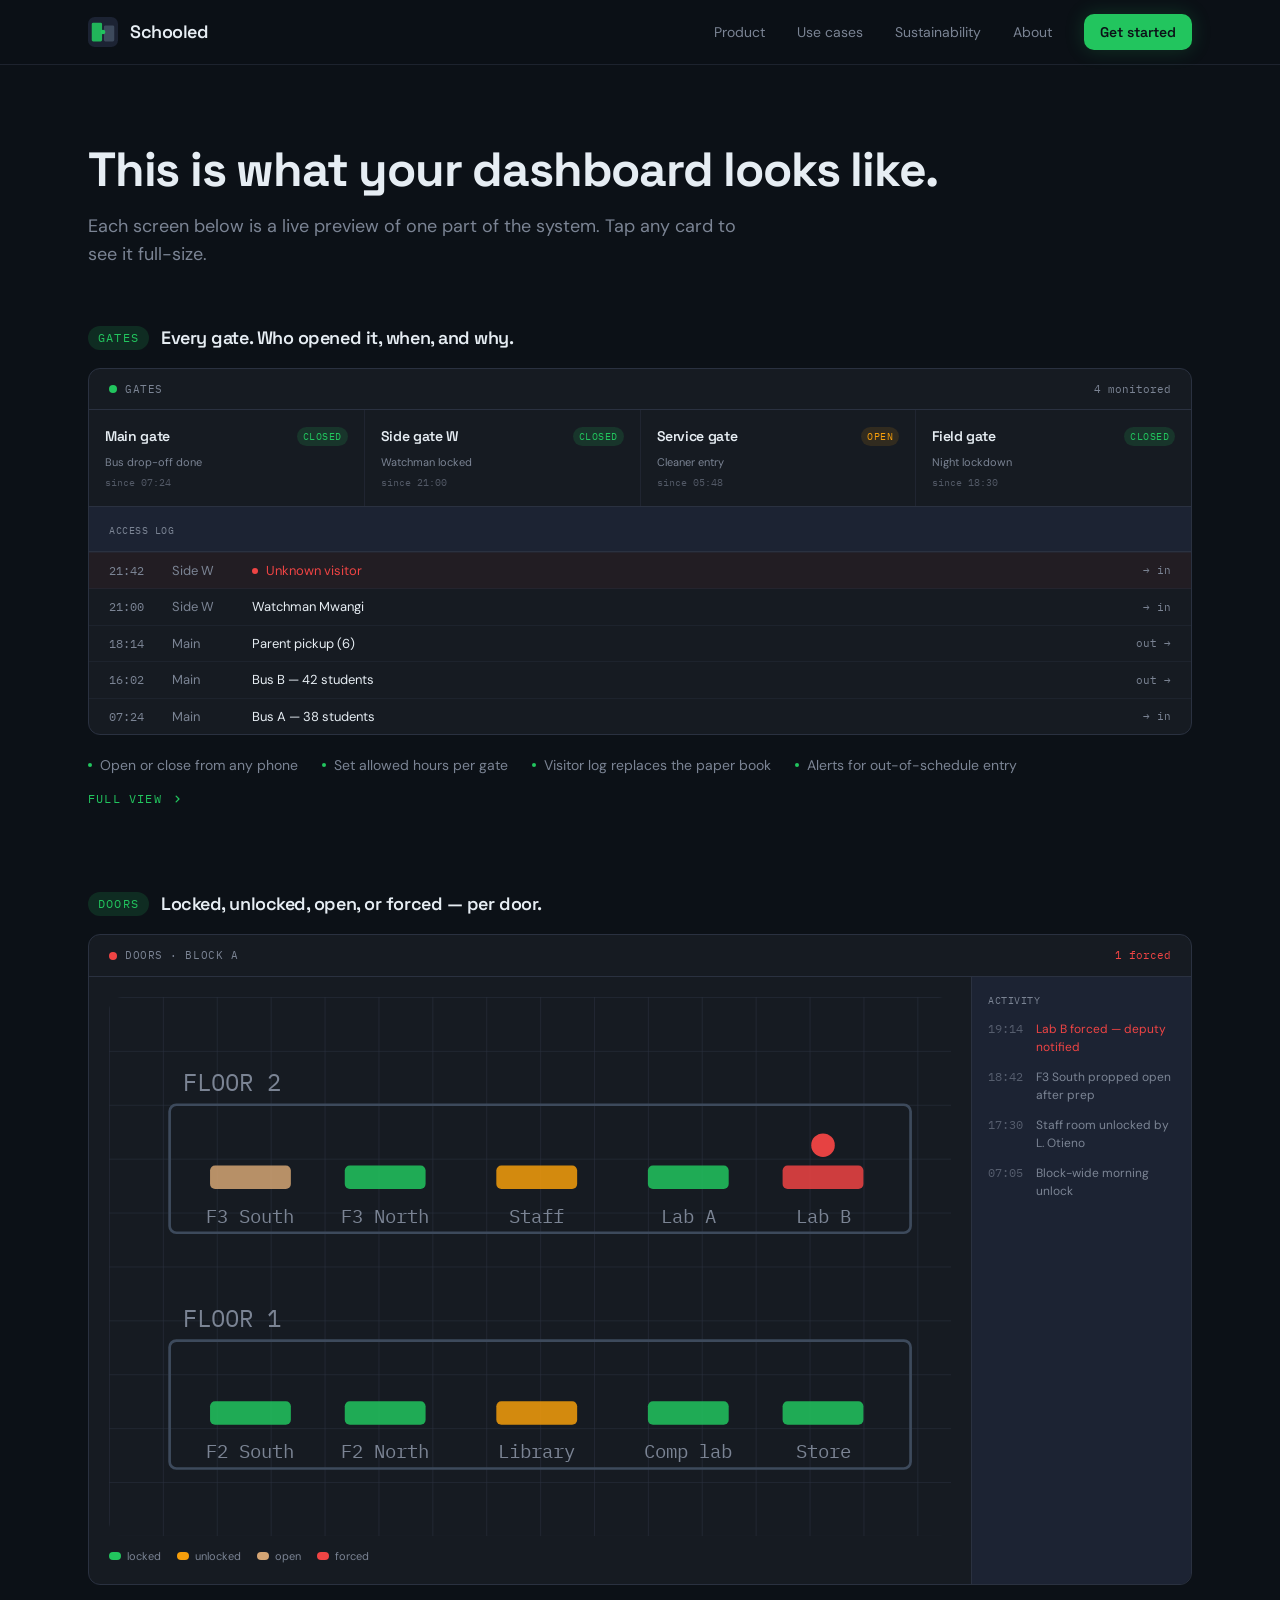
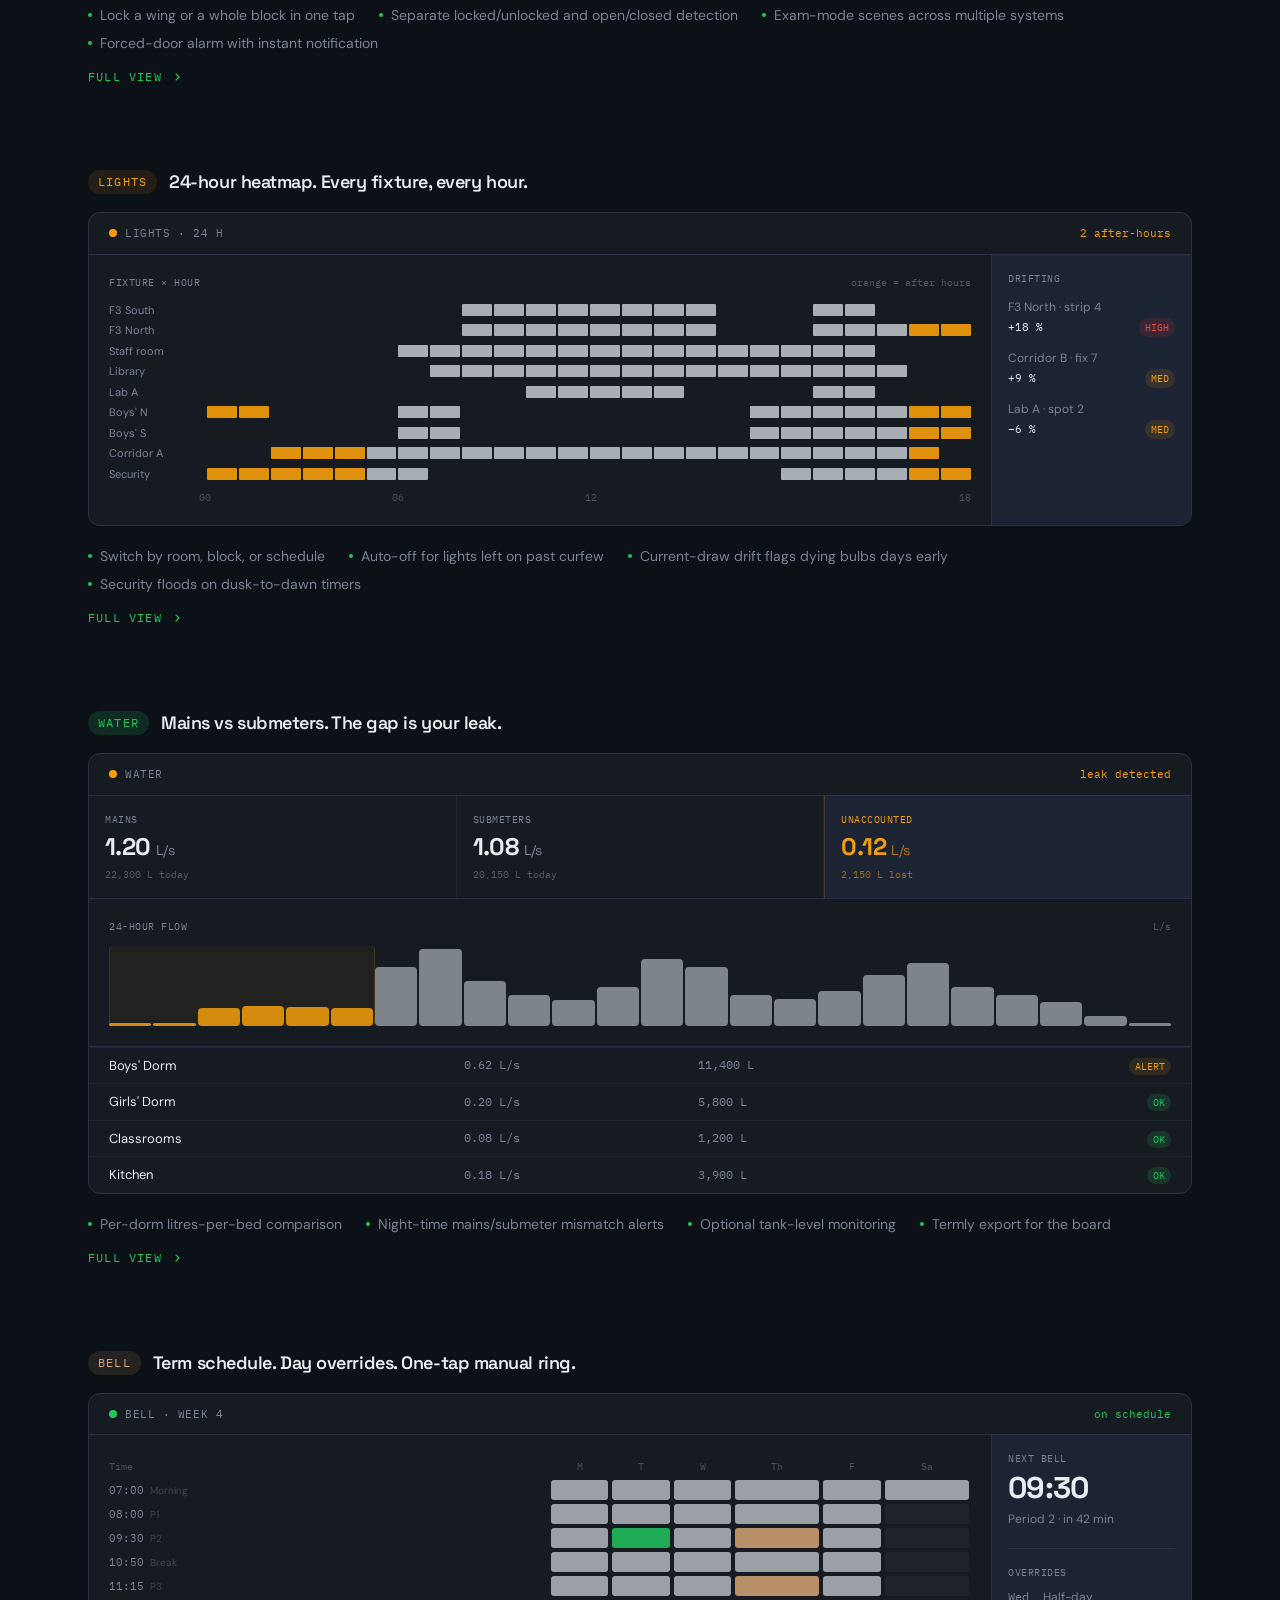
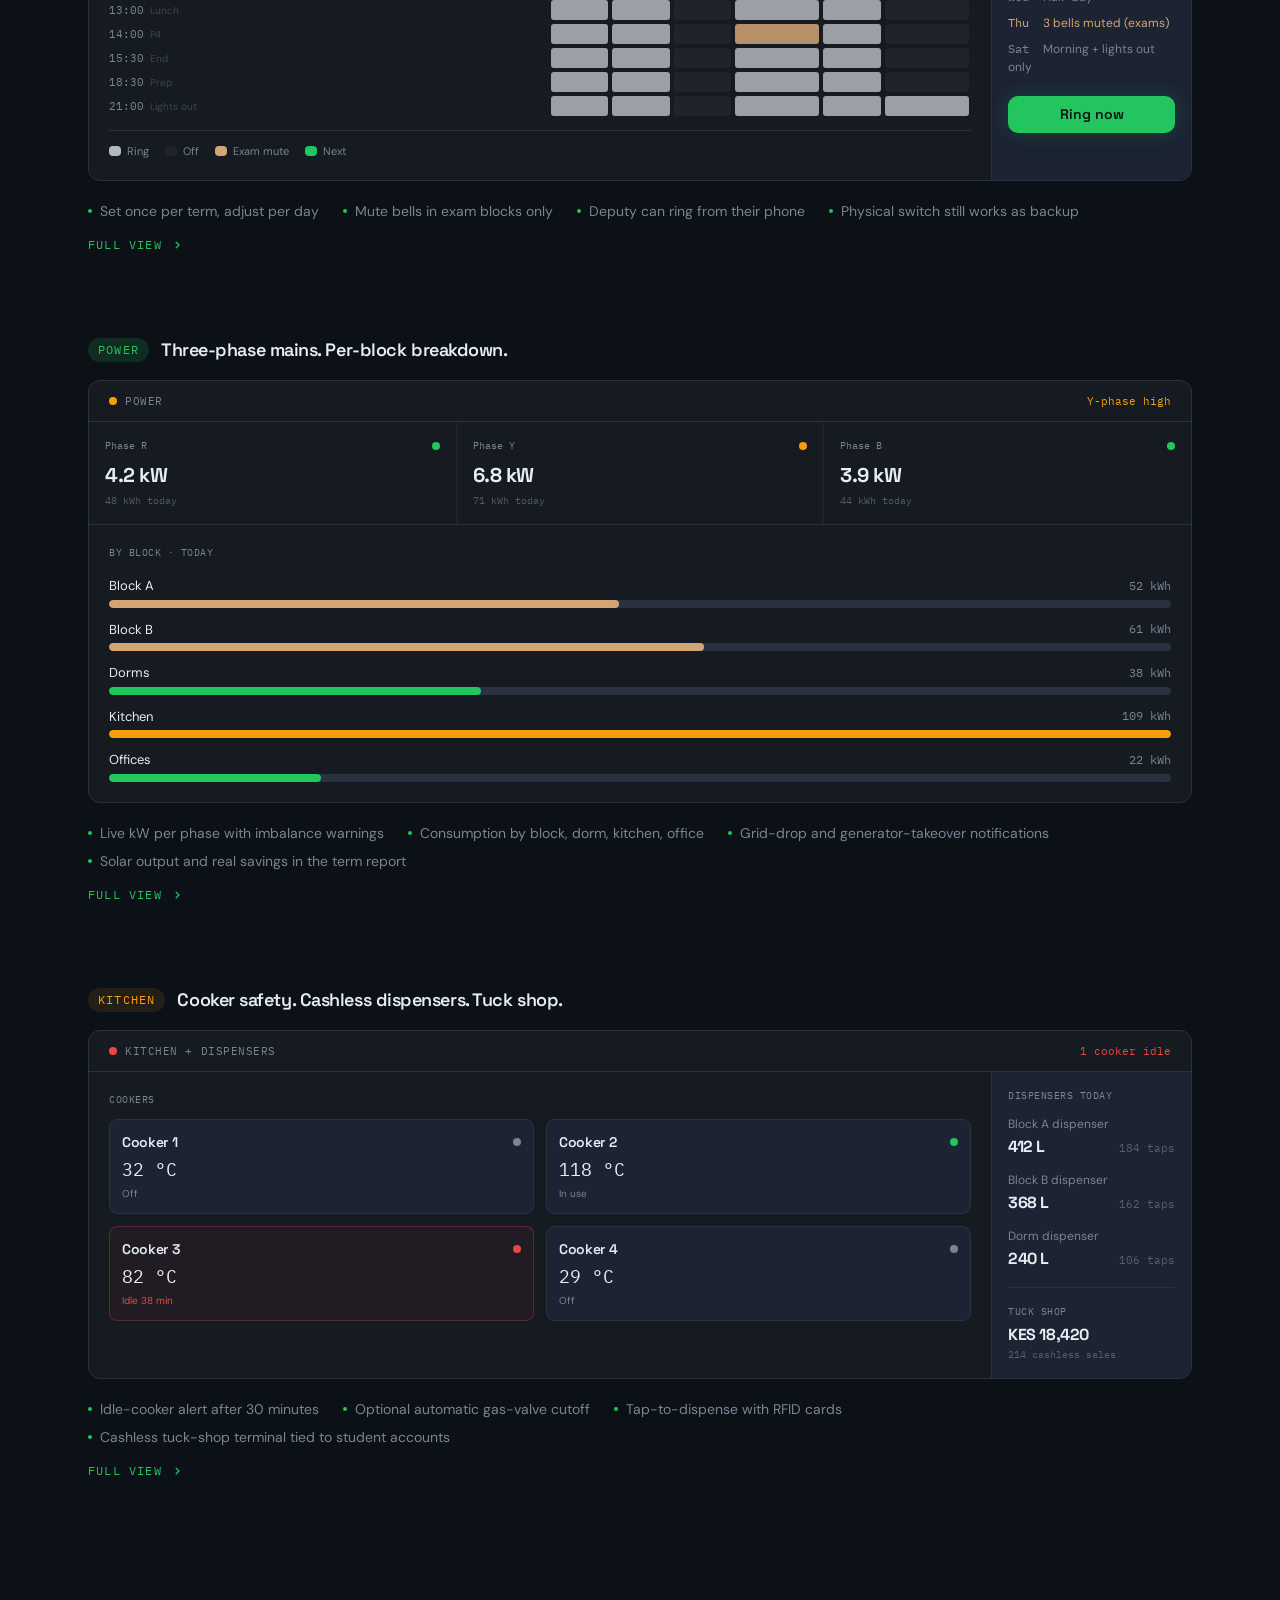
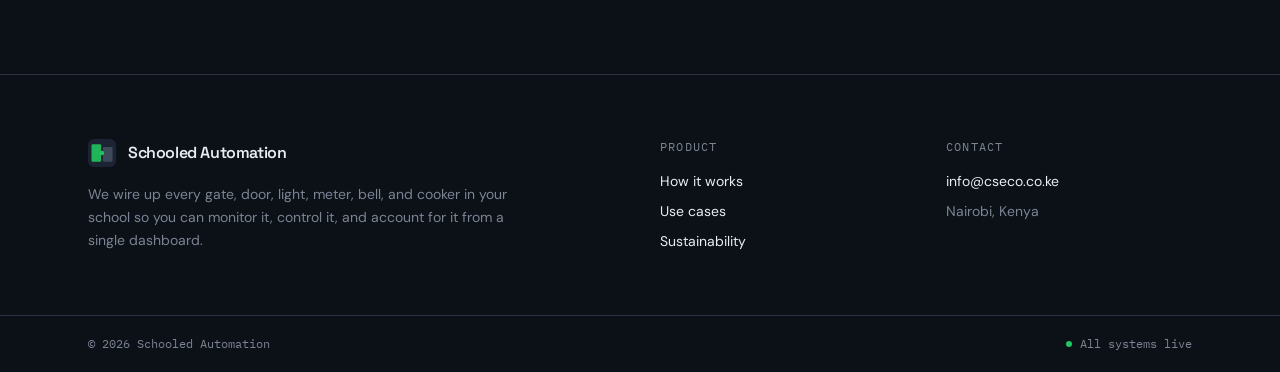
<file: use-cases/index.html>
<!DOCTYPE html><!--WJyxl3WvEwUUkLeyV5elp--><html lang="en"><head><meta charSet="utf-8"/><meta name="viewport" content="width=device-width, initial-scale=1"/><link rel="stylesheet" href="/_next/static/chunks/d0339983c8c9b81f.css" data-precedence="next"/><link rel="preload" as="script" fetchPriority="low" href="/_next/static/chunks/78f17d245f44ecc2.js"/><script src="/_next/static/chunks/65b96ee02177b1b8.js" async=""></script><script src="/_next/static/chunks/c8d0931fee4b59a2.js" async=""></script><script src="/_next/static/chunks/3f893f5065855c86.js" async=""></script><script src="/_next/static/chunks/turbopack-a428b1386a372f87.js" async=""></script><script src="/_next/static/chunks/aa5488182624ddef.js" async=""></script><script src="/_next/static/chunks/ccd5a61a4aa49379.js" async=""></script><script src="/_next/static/chunks/f341ce5ca02cf859.js" async=""></script><title>Use cases — Schooled Automation</title><meta name="description" content="Your entire compound on one screen."/><link rel="manifest" href="/manifest.json"/><meta property="og:title" content="Schooled Automation"/><meta property="og:description" content="Your entire compound on one screen."/><meta property="og:url" content="https://schooled-automation.cseco.co.ke/"/><meta property="og:site_name" content="Schooled Automation"/><meta property="og:image" content="https://schooled-automation.cseco.co.ke/og-image.png"/><meta property="og:image:width" content="1200"/><meta property="og:image:height" content="630"/><meta property="og:type" content="website"/><meta name="twitter:card" content="summary_large_image"/><meta name="twitter:title" content="Schooled Automation"/><meta name="twitter:description" content="Your entire compound on one screen."/><meta name="twitter:image" content="https://schooled-automation.cseco.co.ke/og-image.png"/><link rel="icon" href="/favicon.svg" type="image/svg+xml"/><link rel="icon" href="/favicon.png" sizes="32x32" type="image/png"/><link rel="apple-touch-icon" href="/apple-touch-icon.png"/><script src="/_next/static/chunks/a6dad97d9634a72d.js" noModule=""></script></head><body class="min-h-screen"><div hidden=""><!--$--><!--/$--></div><header class="fixed top-0 left-0 right-0 z-50 border-b border-[var(--color-border)]/60 bg-[var(--color-base)]/80 backdrop-blur-xl"><div class="max-w-6xl mx-auto px-6 h-16 flex items-center justify-between"><a class="flex items-center gap-3 group" href="/"><svg width="30" height="30" viewBox="0 0 64 64" fill="none" aria-hidden="true"><rect width="64" height="64" rx="14" fill="var(--color-surface-raised)"></rect><rect x="8" y="12" width="22" height="40" rx="3" fill="var(--color-primary)" opacity="0.9"></rect><rect x="34" y="18" width="22" height="34" rx="3" fill="var(--color-border-bright)"></rect><circle cx="32" cy="32" r="5" fill="var(--color-primary)"><animate attributeName="opacity" values="1;0.4;1" dur="2.4s" repeatCount="indefinite"></animate></circle></svg><span class="font-display font-semibold text-[var(--color-text)] tracking-tight text-lg">Schooled</span></a><nav class="hidden md:flex items-center gap-8 text-sm"><a class="text-[var(--color-muted)] hover:text-[var(--color-text)] transition-colors" href="/product/">Product</a><a class="text-[var(--color-muted)] hover:text-[var(--color-text)] transition-colors" href="/use-cases/">Use cases</a><a class="text-[var(--color-muted)] hover:text-[var(--color-text)] transition-colors" href="/sustainability/">Sustainability</a><a class="text-[var(--color-muted)] hover:text-[var(--color-text)] transition-colors" href="/about/">About</a><a class="btn-primary btn-sm" href="/contact/">Get started</a></nav></div></header><main class="max-w-6xl mx-auto px-6 pt-28 md:pt-36 pb-section-lg"><div class="mb-14"><h1 class="font-display text-4xl md:text-5xl font-bold leading-[1.08]">This is what your dashboard looks like.</h1><p class="mt-4 text-lg text-[var(--color-muted)] max-w-2xl">Each screen below is a live preview of one part of the system. Tap any card to see it full-size.</p></div><div class="space-y-20"><section id="gates"><div class="flex items-center gap-3 mb-4"><span class="font-mono text-xs uppercase tracking-widest px-2.5 py-1 rounded-full" style="color:var(--color-primary);background:var(--color-primary-glow)">Gates</span><span class="font-display text-lg font-semibold">Every gate. Who opened it, when, and why.</span></div><div class="card overflow-hidden"><div class="flex items-center justify-between px-5 py-3 border-b border-[var(--color-border)]"><div class="flex items-center gap-2"><span class="w-2 h-2 rounded-full bg-[var(--color-primary)] pulse-green"></span><span class="font-mono text-[11px] tracking-wider text-[var(--color-muted)]">GATES</span></div><span class="font-mono text-[11px] text-[var(--color-muted)]">4 monitored</span></div><div class="grid grid-cols-2 md:grid-cols-4 gap-px bg-[var(--color-border)]/50"><div class="bg-[var(--color-surface)] p-4"><div class="flex items-center justify-between mb-2"><span class="font-display text-sm font-semibold">Main gate</span><span class="font-mono text-[10px] uppercase tracking-wider px-1.5 py-0.5 rounded-full" style="color:var(--color-primary);background:var(--color-primary-glow)">closed</span></div><p class="text-[11px] text-[var(--color-muted)]">Bus drop-off done</p><p class="font-mono text-[10px] text-[var(--color-muted)]/60 mt-1">since <!-- -->07:24</p></div><div class="bg-[var(--color-surface)] p-4"><div class="flex items-center justify-between mb-2"><span class="font-display text-sm font-semibold">Side gate W</span><span class="font-mono text-[10px] uppercase tracking-wider px-1.5 py-0.5 rounded-full" style="color:var(--color-primary);background:var(--color-primary-glow)">closed</span></div><p class="text-[11px] text-[var(--color-muted)]">Watchman locked</p><p class="font-mono text-[10px] text-[var(--color-muted)]/60 mt-1">since <!-- -->21:00</p></div><div class="bg-[var(--color-surface)] p-4"><div class="flex items-center justify-between mb-2"><span class="font-display text-sm font-semibold">Service gate</span><span class="font-mono text-[10px] uppercase tracking-wider px-1.5 py-0.5 rounded-full" style="color:var(--color-warn);background:rgba(245,158,11,0.12)">open</span></div><p class="text-[11px] text-[var(--color-muted)]">Cleaner entry</p><p class="font-mono text-[10px] text-[var(--color-muted)]/60 mt-1">since <!-- -->05:48</p></div><div class="bg-[var(--color-surface)] p-4"><div class="flex items-center justify-between mb-2"><span class="font-display text-sm font-semibold">Field gate</span><span class="font-mono text-[10px] uppercase tracking-wider px-1.5 py-0.5 rounded-full" style="color:var(--color-primary);background:var(--color-primary-glow)">closed</span></div><p class="text-[11px] text-[var(--color-muted)]">Night lockdown</p><p class="font-mono text-[10px] text-[var(--color-muted)]/60 mt-1">since <!-- -->18:30</p></div></div><div class="border-t border-[var(--color-border)]"><div class="px-5 py-2.5 border-b border-[var(--color-border)] bg-[var(--color-surface-raised)]"><span class="font-mono text-[10px] tracking-wider text-[var(--color-muted)]">ACCESS LOG</span></div><table class="w-full text-[13px]"><tbody><tr class="border-t border-[var(--color-border)]/40 bg-[var(--color-danger)]/5"><td class="px-5 py-2 font-mono text-[12px] text-[var(--color-muted)] w-16">21:42</td><td class="px-2 py-2 text-[var(--color-muted)] w-20">Side W</td><td class="px-2 py-2 flex items-center gap-2"><span class="w-1.5 h-1.5 rounded-full bg-[var(--color-danger)] shrink-0"></span><span class="text-[var(--color-danger)]">Unknown visitor</span></td><td class="px-5 py-2 text-right font-mono text-[11px] text-[var(--color-muted)]">→ in</td></tr><tr class="border-t border-[var(--color-border)]/40 "><td class="px-5 py-2 font-mono text-[12px] text-[var(--color-muted)] w-16">21:00</td><td class="px-2 py-2 text-[var(--color-muted)] w-20">Side W</td><td class="px-2 py-2 flex items-center gap-2"><span class="">Watchman Mwangi</span></td><td class="px-5 py-2 text-right font-mono text-[11px] text-[var(--color-muted)]">→ in</td></tr><tr class="border-t border-[var(--color-border)]/40 "><td class="px-5 py-2 font-mono text-[12px] text-[var(--color-muted)] w-16">18:14</td><td class="px-2 py-2 text-[var(--color-muted)] w-20">Main</td><td class="px-2 py-2 flex items-center gap-2"><span class="">Parent pickup (6)</span></td><td class="px-5 py-2 text-right font-mono text-[11px] text-[var(--color-muted)]">out →</td></tr><tr class="border-t border-[var(--color-border)]/40 "><td class="px-5 py-2 font-mono text-[12px] text-[var(--color-muted)] w-16">16:02</td><td class="px-2 py-2 text-[var(--color-muted)] w-20">Main</td><td class="px-2 py-2 flex items-center gap-2"><span class="">Bus B — 42 students</span></td><td class="px-5 py-2 text-right font-mono text-[11px] text-[var(--color-muted)]">out →</td></tr><tr class="border-t border-[var(--color-border)]/40 "><td class="px-5 py-2 font-mono text-[12px] text-[var(--color-muted)] w-16">07:24</td><td class="px-2 py-2 text-[var(--color-muted)] w-20">Main</td><td class="px-2 py-2 flex items-center gap-2"><span class="">Bus A — 38 students</span></td><td class="px-5 py-2 text-right font-mono text-[11px] text-[var(--color-muted)]">→ in</td></tr></tbody></table></div></div><div class="mt-5 flex flex-wrap items-center gap-x-6 gap-y-2 text-sm text-[var(--color-muted)]"><span class="flex items-center gap-2"><span class="w-1 h-1 rounded-full bg-[var(--color-primary)]"></span>Open or close from any phone</span><span class="flex items-center gap-2"><span class="w-1 h-1 rounded-full bg-[var(--color-primary)]"></span>Set allowed hours per gate</span><span class="flex items-center gap-2"><span class="w-1 h-1 rounded-full bg-[var(--color-primary)]"></span>Visitor log replaces the paper book</span><span class="flex items-center gap-2"><span class="w-1 h-1 rounded-full bg-[var(--color-primary)]"></span>Alerts for out-of-schedule entry</span></div><a class="inline-flex items-center gap-2 mt-4 font-mono text-xs uppercase tracking-widest text-[var(--color-primary)] hover:text-[var(--color-sand)] transition-colors" href="/use-cases/gates/">Full view<svg width="14" height="14" viewBox="0 0 16 16" fill="currentColor"><path d="M6.47 4.22a.75.75 0 011.06 0l3.25 3.25a.75.75 0 010 1.06l-3.25 3.25a.75.75 0 01-1.06-1.06L9.19 8 6.47 5.28a.75.75 0 010-1.06z"></path></svg></a></section><section id="doors"><div class="flex items-center gap-3 mb-4"><span class="font-mono text-xs uppercase tracking-widest px-2.5 py-1 rounded-full" style="color:var(--color-primary);background:var(--color-primary-glow)">Doors</span><span class="font-display text-lg font-semibold">Locked, unlocked, open, or forced — per door.</span></div><div class="card overflow-hidden"><div class="flex items-center justify-between px-5 py-3 border-b border-[var(--color-border)]"><div class="flex items-center gap-2"><span class="w-2 h-2 rounded-full bg-[var(--color-danger)]"></span><span class="font-mono text-[11px] tracking-wider text-[var(--color-muted)]">DOORS · BLOCK A</span></div><span class="font-mono text-[11px] text-[var(--color-danger)]">1 forced</span></div><div class="grid md:grid-cols-[1fr_220px]"><div class="p-5"><svg viewBox="0 0 250 160" class="w-full h-auto"><defs><pattern id="door-grid" width="16" height="16" patternUnits="userSpaceOnUse"><path d="M 16 0 L 0 0 0 16" fill="none" stroke="var(--color-border)" stroke-width="0.3"></path></pattern></defs><rect width="250" height="160" fill="url(#door-grid)" rx="4"></rect><rect x="18" y="32" width="220" height="38" rx="2" fill="none" stroke="var(--color-border-bright)" stroke-width="0.8"></rect><text x="22" y="28" fill="var(--color-muted)" font-size="7" font-family="IBM Plex Mono, monospace">FLOOR 2</text><rect x="18" y="102" width="220" height="38" rx="2" fill="none" stroke="var(--color-border-bright)" stroke-width="0.8"></rect><text x="22" y="98" fill="var(--color-muted)" font-size="7" font-family="IBM Plex Mono, monospace">FLOOR 1</text><g><rect x="30" y="50" width="24" height="7" rx="1.5" fill="#D4A574" opacity="0.85"></rect><text x="42" y="67" text-anchor="middle" fill="var(--color-muted)" font-size="5.5" font-family="IBM Plex Mono, monospace">F3 South</text></g><g><rect x="70" y="50" width="24" height="7" rx="1.5" fill="#22C55E" opacity="0.85"></rect><text x="82" y="67" text-anchor="middle" fill="var(--color-muted)" font-size="5.5" font-family="IBM Plex Mono, monospace">F3 North</text></g><g><rect x="115" y="50" width="24" height="7" rx="1.5" fill="#F59E0B" opacity="0.85"></rect><text x="127" y="67" text-anchor="middle" fill="var(--color-muted)" font-size="5.5" font-family="IBM Plex Mono, monospace">Staff</text></g><g><rect x="160" y="50" width="24" height="7" rx="1.5" fill="#22C55E" opacity="0.85"></rect><text x="172" y="67" text-anchor="middle" fill="var(--color-muted)" font-size="5.5" font-family="IBM Plex Mono, monospace">Lab A</text></g><g><rect x="200" y="50" width="24" height="7" rx="1.5" fill="#EF4444" opacity="0.85"></rect><circle cx="212" cy="44" r="3.5" fill="#EF4444"><animate attributeName="opacity" values="1;0.2;1" dur="1.2s" repeatCount="indefinite"></animate></circle><text x="212" y="67" text-anchor="middle" fill="var(--color-muted)" font-size="5.5" font-family="IBM Plex Mono, monospace">Lab B</text></g><g><rect x="30" y="120" width="24" height="7" rx="1.5" fill="#22C55E" opacity="0.85"></rect><text x="42" y="137" text-anchor="middle" fill="var(--color-muted)" font-size="5.5" font-family="IBM Plex Mono, monospace">F2 South</text></g><g><rect x="70" y="120" width="24" height="7" rx="1.5" fill="#22C55E" opacity="0.85"></rect><text x="82" y="137" text-anchor="middle" fill="var(--color-muted)" font-size="5.5" font-family="IBM Plex Mono, monospace">F2 North</text></g><g><rect x="115" y="120" width="24" height="7" rx="1.5" fill="#F59E0B" opacity="0.85"></rect><text x="127" y="137" text-anchor="middle" fill="var(--color-muted)" font-size="5.5" font-family="IBM Plex Mono, monospace">Library</text></g><g><rect x="160" y="120" width="24" height="7" rx="1.5" fill="#22C55E" opacity="0.85"></rect><text x="172" y="137" text-anchor="middle" fill="var(--color-muted)" font-size="5.5" font-family="IBM Plex Mono, monospace">Comp lab</text></g><g><rect x="200" y="120" width="24" height="7" rx="1.5" fill="#22C55E" opacity="0.85"></rect><text x="212" y="137" text-anchor="middle" fill="var(--color-muted)" font-size="5.5" font-family="IBM Plex Mono, monospace">Store</text></g></svg><div class="mt-3 flex flex-wrap gap-4 text-[11px]"><span class="flex items-center gap-1.5 text-[var(--color-muted)]"><span class="w-3 h-2 rounded-sm" style="background:#22C55E"></span>locked</span><span class="flex items-center gap-1.5 text-[var(--color-muted)]"><span class="w-3 h-2 rounded-sm" style="background:#F59E0B"></span>unlocked</span><span class="flex items-center gap-1.5 text-[var(--color-muted)]"><span class="w-3 h-2 rounded-sm" style="background:#D4A574"></span>open</span><span class="flex items-center gap-1.5 text-[var(--color-muted)]"><span class="w-3 h-2 rounded-sm" style="background:#EF4444"></span>forced</span></div></div><div class="border-l border-[var(--color-border)] bg-[var(--color-surface-raised)] p-4"><p class="font-mono text-[10px] tracking-wider text-[var(--color-muted)] mb-3">ACTIVITY</p><ul class="space-y-3"><li class="flex items-start gap-2 text-[12px]"><span class="font-mono text-[var(--color-muted)]/60 shrink-0 w-10">19:14</span><span class="text-[var(--color-danger)]">Lab B forced — deputy notified</span></li><li class="flex items-start gap-2 text-[12px]"><span class="font-mono text-[var(--color-muted)]/60 shrink-0 w-10">18:42</span><span class="text-[var(--color-muted)]">F3 South propped open after prep</span></li><li class="flex items-start gap-2 text-[12px]"><span class="font-mono text-[var(--color-muted)]/60 shrink-0 w-10">17:30</span><span class="text-[var(--color-muted)]">Staff room unlocked by L. Otieno</span></li><li class="flex items-start gap-2 text-[12px]"><span class="font-mono text-[var(--color-muted)]/60 shrink-0 w-10">07:05</span><span class="text-[var(--color-muted)]">Block-wide morning unlock</span></li></ul></div></div></div><div class="mt-5 flex flex-wrap items-center gap-x-6 gap-y-2 text-sm text-[var(--color-muted)]"><span class="flex items-center gap-2"><span class="w-1 h-1 rounded-full bg-[var(--color-primary)]"></span>Lock a wing or a whole block in one tap</span><span class="flex items-center gap-2"><span class="w-1 h-1 rounded-full bg-[var(--color-primary)]"></span>Separate locked/unlocked and open/closed detection</span><span class="flex items-center gap-2"><span class="w-1 h-1 rounded-full bg-[var(--color-primary)]"></span>Exam-mode scenes across multiple systems</span><span class="flex items-center gap-2"><span class="w-1 h-1 rounded-full bg-[var(--color-primary)]"></span>Forced-door alarm with instant notification</span></div><a class="inline-flex items-center gap-2 mt-4 font-mono text-xs uppercase tracking-widest text-[var(--color-primary)] hover:text-[var(--color-sand)] transition-colors" href="/use-cases/doors/">Full view<svg width="14" height="14" viewBox="0 0 16 16" fill="currentColor"><path d="M6.47 4.22a.75.75 0 011.06 0l3.25 3.25a.75.75 0 010 1.06l-3.25 3.25a.75.75 0 01-1.06-1.06L9.19 8 6.47 5.28a.75.75 0 010-1.06z"></path></svg></a></section><section id="lights"><div class="flex items-center gap-3 mb-4"><span class="font-mono text-xs uppercase tracking-widest px-2.5 py-1 rounded-full" style="color:var(--color-warn);background:rgba(245,158,11,0.1)">Lights</span><span class="font-display text-lg font-semibold">24-hour heatmap. Every fixture, every hour.</span></div><div class="card overflow-hidden"><div class="flex items-center justify-between px-5 py-3 border-b border-[var(--color-border)]"><div class="flex items-center gap-2"><span class="w-2 h-2 rounded-full bg-[var(--color-warn)]"></span><span class="font-mono text-[11px] tracking-wider text-[var(--color-muted)]">LIGHTS · 24 H</span></div><span class="font-mono text-[11px] text-[var(--color-warn)]">2 after-hours</span></div><div class="grid md:grid-cols-[1fr_200px]"><div class="p-5"><div class="flex items-baseline justify-between mb-3"><span class="font-mono text-[10px] tracking-wider text-[var(--color-muted)]">FIXTURE × HOUR</span><span class="font-mono text-[10px] text-[var(--color-muted)]/60">orange = after hours</span></div><div class="space-y-1"><div class="grid items-center gap-2" style="grid-template-columns:90px 1fr"><span class="text-[11px] text-[var(--color-muted)] truncate">F3 South</span><div class="grid gap-[2px]" style="grid-template-columns:repeat(24, 1fr)"><div class="h-3 rounded-[1px]" style="background:var(--color-border)/40;opacity:0.3"></div><div class="h-3 rounded-[1px]" style="background:var(--color-border)/40;opacity:0.3"></div><div class="h-3 rounded-[1px]" style="background:var(--color-border)/40;opacity:0.3"></div><div class="h-3 rounded-[1px]" style="background:var(--color-border)/40;opacity:0.3"></div><div class="h-3 rounded-[1px]" style="background:var(--color-border)/40;opacity:0.3"></div><div class="h-3 rounded-[1px]" style="background:var(--color-border)/40;opacity:0.3"></div><div class="h-3 rounded-[1px]" style="background:var(--color-border)/40;opacity:0.3"></div><div class="h-3 rounded-[1px]" style="background:var(--color-border)/40;opacity:0.3"></div><div class="h-3 rounded-[1px]" style="background:var(--color-text);opacity:0.7"></div><div class="h-3 rounded-[1px]" style="background:var(--color-text);opacity:0.7"></div><div class="h-3 rounded-[1px]" style="background:var(--color-text);opacity:0.7"></div><div class="h-3 rounded-[1px]" style="background:var(--color-text);opacity:0.7"></div><div class="h-3 rounded-[1px]" style="background:var(--color-text);opacity:0.7"></div><div class="h-3 rounded-[1px]" style="background:var(--color-text);opacity:0.7"></div><div class="h-3 rounded-[1px]" style="background:var(--color-text);opacity:0.7"></div><div class="h-3 rounded-[1px]" style="background:var(--color-text);opacity:0.7"></div><div class="h-3 rounded-[1px]" style="background:var(--color-border)/40;opacity:0.3"></div><div class="h-3 rounded-[1px]" style="background:var(--color-border)/40;opacity:0.3"></div><div class="h-3 rounded-[1px]" style="background:var(--color-border)/40;opacity:0.3"></div><div class="h-3 rounded-[1px]" style="background:var(--color-text);opacity:0.7"></div><div class="h-3 rounded-[1px]" style="background:var(--color-text);opacity:0.7"></div><div class="h-3 rounded-[1px]" style="background:var(--color-border)/40;opacity:0.3"></div><div class="h-3 rounded-[1px]" style="background:var(--color-border)/40;opacity:0.3"></div><div class="h-3 rounded-[1px]" style="background:var(--color-border)/40;opacity:0.3"></div></div></div><div class="grid items-center gap-2" style="grid-template-columns:90px 1fr"><span class="text-[11px] text-[var(--color-muted)] truncate">F3 North</span><div class="grid gap-[2px]" style="grid-template-columns:repeat(24, 1fr)"><div class="h-3 rounded-[1px]" style="background:var(--color-border)/40;opacity:0.3"></div><div class="h-3 rounded-[1px]" style="background:var(--color-border)/40;opacity:0.3"></div><div class="h-3 rounded-[1px]" style="background:var(--color-border)/40;opacity:0.3"></div><div class="h-3 rounded-[1px]" style="background:var(--color-border)/40;opacity:0.3"></div><div class="h-3 rounded-[1px]" style="background:var(--color-border)/40;opacity:0.3"></div><div class="h-3 rounded-[1px]" style="background:var(--color-border)/40;opacity:0.3"></div><div class="h-3 rounded-[1px]" style="background:var(--color-border)/40;opacity:0.3"></div><div class="h-3 rounded-[1px]" style="background:var(--color-border)/40;opacity:0.3"></div><div class="h-3 rounded-[1px]" style="background:var(--color-text);opacity:0.7"></div><div class="h-3 rounded-[1px]" style="background:var(--color-text);opacity:0.7"></div><div class="h-3 rounded-[1px]" style="background:var(--color-text);opacity:0.7"></div><div class="h-3 rounded-[1px]" style="background:var(--color-text);opacity:0.7"></div><div class="h-3 rounded-[1px]" style="background:var(--color-text);opacity:0.7"></div><div class="h-3 rounded-[1px]" style="background:var(--color-text);opacity:0.7"></div><div class="h-3 rounded-[1px]" style="background:var(--color-text);opacity:0.7"></div><div class="h-3 rounded-[1px]" style="background:var(--color-text);opacity:0.7"></div><div class="h-3 rounded-[1px]" style="background:var(--color-border)/40;opacity:0.3"></div><div class="h-3 rounded-[1px]" style="background:var(--color-border)/40;opacity:0.3"></div><div class="h-3 rounded-[1px]" style="background:var(--color-border)/40;opacity:0.3"></div><div class="h-3 rounded-[1px]" style="background:var(--color-text);opacity:0.7"></div><div class="h-3 rounded-[1px]" style="background:var(--color-text);opacity:0.7"></div><div class="h-3 rounded-[1px]" style="background:var(--color-text);opacity:0.7"></div><div class="h-3 rounded-[1px]" style="background:var(--color-warn);opacity:0.9"></div><div class="h-3 rounded-[1px]" style="background:var(--color-warn);opacity:0.9"></div></div></div><div class="grid items-center gap-2" style="grid-template-columns:90px 1fr"><span class="text-[11px] text-[var(--color-muted)] truncate">Staff room</span><div class="grid gap-[2px]" style="grid-template-columns:repeat(24, 1fr)"><div class="h-3 rounded-[1px]" style="background:var(--color-border)/40;opacity:0.3"></div><div class="h-3 rounded-[1px]" style="background:var(--color-border)/40;opacity:0.3"></div><div class="h-3 rounded-[1px]" style="background:var(--color-border)/40;opacity:0.3"></div><div class="h-3 rounded-[1px]" style="background:var(--color-border)/40;opacity:0.3"></div><div class="h-3 rounded-[1px]" style="background:var(--color-border)/40;opacity:0.3"></div><div class="h-3 rounded-[1px]" style="background:var(--color-border)/40;opacity:0.3"></div><div class="h-3 rounded-[1px]" style="background:var(--color-text);opacity:0.7"></div><div class="h-3 rounded-[1px]" style="background:var(--color-text);opacity:0.7"></div><div class="h-3 rounded-[1px]" style="background:var(--color-text);opacity:0.7"></div><div class="h-3 rounded-[1px]" style="background:var(--color-text);opacity:0.7"></div><div class="h-3 rounded-[1px]" style="background:var(--color-text);opacity:0.7"></div><div class="h-3 rounded-[1px]" style="background:var(--color-text);opacity:0.7"></div><div class="h-3 rounded-[1px]" style="background:var(--color-text);opacity:0.7"></div><div class="h-3 rounded-[1px]" style="background:var(--color-text);opacity:0.7"></div><div class="h-3 rounded-[1px]" style="background:var(--color-text);opacity:0.7"></div><div class="h-3 rounded-[1px]" style="background:var(--color-text);opacity:0.7"></div><div class="h-3 rounded-[1px]" style="background:var(--color-text);opacity:0.7"></div><div class="h-3 rounded-[1px]" style="background:var(--color-text);opacity:0.7"></div><div class="h-3 rounded-[1px]" style="background:var(--color-text);opacity:0.7"></div><div class="h-3 rounded-[1px]" style="background:var(--color-text);opacity:0.7"></div><div class="h-3 rounded-[1px]" style="background:var(--color-text);opacity:0.7"></div><div class="h-3 rounded-[1px]" style="background:var(--color-border)/40;opacity:0.3"></div><div class="h-3 rounded-[1px]" style="background:var(--color-border)/40;opacity:0.3"></div><div class="h-3 rounded-[1px]" style="background:var(--color-border)/40;opacity:0.3"></div></div></div><div class="grid items-center gap-2" style="grid-template-columns:90px 1fr"><span class="text-[11px] text-[var(--color-muted)] truncate">Library</span><div class="grid gap-[2px]" style="grid-template-columns:repeat(24, 1fr)"><div class="h-3 rounded-[1px]" style="background:var(--color-border)/40;opacity:0.3"></div><div class="h-3 rounded-[1px]" style="background:var(--color-border)/40;opacity:0.3"></div><div class="h-3 rounded-[1px]" style="background:var(--color-border)/40;opacity:0.3"></div><div class="h-3 rounded-[1px]" style="background:var(--color-border)/40;opacity:0.3"></div><div class="h-3 rounded-[1px]" style="background:var(--color-border)/40;opacity:0.3"></div><div class="h-3 rounded-[1px]" style="background:var(--color-border)/40;opacity:0.3"></div><div class="h-3 rounded-[1px]" style="background:var(--color-border)/40;opacity:0.3"></div><div class="h-3 rounded-[1px]" style="background:var(--color-text);opacity:0.7"></div><div class="h-3 rounded-[1px]" style="background:var(--color-text);opacity:0.7"></div><div class="h-3 rounded-[1px]" style="background:var(--color-text);opacity:0.7"></div><div class="h-3 rounded-[1px]" style="background:var(--color-text);opacity:0.7"></div><div class="h-3 rounded-[1px]" style="background:var(--color-text);opacity:0.7"></div><div class="h-3 rounded-[1px]" style="background:var(--color-text);opacity:0.7"></div><div class="h-3 rounded-[1px]" style="background:var(--color-text);opacity:0.7"></div><div class="h-3 rounded-[1px]" style="background:var(--color-text);opacity:0.7"></div><div class="h-3 rounded-[1px]" style="background:var(--color-text);opacity:0.7"></div><div class="h-3 rounded-[1px]" style="background:var(--color-text);opacity:0.7"></div><div class="h-3 rounded-[1px]" style="background:var(--color-text);opacity:0.7"></div><div class="h-3 rounded-[1px]" style="background:var(--color-text);opacity:0.7"></div><div class="h-3 rounded-[1px]" style="background:var(--color-text);opacity:0.7"></div><div class="h-3 rounded-[1px]" style="background:var(--color-text);opacity:0.7"></div><div class="h-3 rounded-[1px]" style="background:var(--color-text);opacity:0.7"></div><div class="h-3 rounded-[1px]" style="background:var(--color-border)/40;opacity:0.3"></div><div class="h-3 rounded-[1px]" style="background:var(--color-border)/40;opacity:0.3"></div></div></div><div class="grid items-center gap-2" style="grid-template-columns:90px 1fr"><span class="text-[11px] text-[var(--color-muted)] truncate">Lab A</span><div class="grid gap-[2px]" style="grid-template-columns:repeat(24, 1fr)"><div class="h-3 rounded-[1px]" style="background:var(--color-border)/40;opacity:0.3"></div><div class="h-3 rounded-[1px]" style="background:var(--color-border)/40;opacity:0.3"></div><div class="h-3 rounded-[1px]" style="background:var(--color-border)/40;opacity:0.3"></div><div class="h-3 rounded-[1px]" style="background:var(--color-border)/40;opacity:0.3"></div><div class="h-3 rounded-[1px]" style="background:var(--color-border)/40;opacity:0.3"></div><div class="h-3 rounded-[1px]" style="background:var(--color-border)/40;opacity:0.3"></div><div class="h-3 rounded-[1px]" style="background:var(--color-border)/40;opacity:0.3"></div><div class="h-3 rounded-[1px]" style="background:var(--color-border)/40;opacity:0.3"></div><div class="h-3 rounded-[1px]" style="background:var(--color-border)/40;opacity:0.3"></div><div class="h-3 rounded-[1px]" style="background:var(--color-border)/40;opacity:0.3"></div><div class="h-3 rounded-[1px]" style="background:var(--color-text);opacity:0.7"></div><div class="h-3 rounded-[1px]" style="background:var(--color-text);opacity:0.7"></div><div class="h-3 rounded-[1px]" style="background:var(--color-text);opacity:0.7"></div><div class="h-3 rounded-[1px]" style="background:var(--color-text);opacity:0.7"></div><div class="h-3 rounded-[1px]" style="background:var(--color-text);opacity:0.7"></div><div class="h-3 rounded-[1px]" style="background:var(--color-border)/40;opacity:0.3"></div><div class="h-3 rounded-[1px]" style="background:var(--color-border)/40;opacity:0.3"></div><div class="h-3 rounded-[1px]" style="background:var(--color-border)/40;opacity:0.3"></div><div class="h-3 rounded-[1px]" style="background:var(--color-border)/40;opacity:0.3"></div><div class="h-3 rounded-[1px]" style="background:var(--color-text);opacity:0.7"></div><div class="h-3 rounded-[1px]" style="background:var(--color-text);opacity:0.7"></div><div class="h-3 rounded-[1px]" style="background:var(--color-border)/40;opacity:0.3"></div><div class="h-3 rounded-[1px]" style="background:var(--color-border)/40;opacity:0.3"></div><div class="h-3 rounded-[1px]" style="background:var(--color-border)/40;opacity:0.3"></div></div></div><div class="grid items-center gap-2" style="grid-template-columns:90px 1fr"><span class="text-[11px] text-[var(--color-muted)] truncate">Boys&#x27; N</span><div class="grid gap-[2px]" style="grid-template-columns:repeat(24, 1fr)"><div class="h-3 rounded-[1px]" style="background:var(--color-warn);opacity:0.9"></div><div class="h-3 rounded-[1px]" style="background:var(--color-warn);opacity:0.9"></div><div class="h-3 rounded-[1px]" style="background:var(--color-border)/40;opacity:0.3"></div><div class="h-3 rounded-[1px]" style="background:var(--color-border)/40;opacity:0.3"></div><div class="h-3 rounded-[1px]" style="background:var(--color-border)/40;opacity:0.3"></div><div class="h-3 rounded-[1px]" style="background:var(--color-border)/40;opacity:0.3"></div><div class="h-3 rounded-[1px]" style="background:var(--color-text);opacity:0.7"></div><div class="h-3 rounded-[1px]" style="background:var(--color-text);opacity:0.7"></div><div class="h-3 rounded-[1px]" style="background:var(--color-border)/40;opacity:0.3"></div><div class="h-3 rounded-[1px]" style="background:var(--color-border)/40;opacity:0.3"></div><div class="h-3 rounded-[1px]" style="background:var(--color-border)/40;opacity:0.3"></div><div class="h-3 rounded-[1px]" style="background:var(--color-border)/40;opacity:0.3"></div><div class="h-3 rounded-[1px]" style="background:var(--color-border)/40;opacity:0.3"></div><div class="h-3 rounded-[1px]" style="background:var(--color-border)/40;opacity:0.3"></div><div class="h-3 rounded-[1px]" style="background:var(--color-border)/40;opacity:0.3"></div><div class="h-3 rounded-[1px]" style="background:var(--color-border)/40;opacity:0.3"></div><div class="h-3 rounded-[1px]" style="background:var(--color-border)/40;opacity:0.3"></div><div class="h-3 rounded-[1px]" style="background:var(--color-text);opacity:0.7"></div><div class="h-3 rounded-[1px]" style="background:var(--color-text);opacity:0.7"></div><div class="h-3 rounded-[1px]" style="background:var(--color-text);opacity:0.7"></div><div class="h-3 rounded-[1px]" style="background:var(--color-text);opacity:0.7"></div><div class="h-3 rounded-[1px]" style="background:var(--color-text);opacity:0.7"></div><div class="h-3 rounded-[1px]" style="background:var(--color-warn);opacity:0.9"></div><div class="h-3 rounded-[1px]" style="background:var(--color-warn);opacity:0.9"></div></div></div><div class="grid items-center gap-2" style="grid-template-columns:90px 1fr"><span class="text-[11px] text-[var(--color-muted)] truncate">Boys&#x27; S</span><div class="grid gap-[2px]" style="grid-template-columns:repeat(24, 1fr)"><div class="h-3 rounded-[1px]" style="background:var(--color-border)/40;opacity:0.3"></div><div class="h-3 rounded-[1px]" style="background:var(--color-border)/40;opacity:0.3"></div><div class="h-3 rounded-[1px]" style="background:var(--color-border)/40;opacity:0.3"></div><div class="h-3 rounded-[1px]" style="background:var(--color-border)/40;opacity:0.3"></div><div class="h-3 rounded-[1px]" style="background:var(--color-border)/40;opacity:0.3"></div><div class="h-3 rounded-[1px]" style="background:var(--color-border)/40;opacity:0.3"></div><div class="h-3 rounded-[1px]" style="background:var(--color-text);opacity:0.7"></div><div class="h-3 rounded-[1px]" style="background:var(--color-text);opacity:0.7"></div><div class="h-3 rounded-[1px]" style="background:var(--color-border)/40;opacity:0.3"></div><div class="h-3 rounded-[1px]" style="background:var(--color-border)/40;opacity:0.3"></div><div class="h-3 rounded-[1px]" style="background:var(--color-border)/40;opacity:0.3"></div><div class="h-3 rounded-[1px]" style="background:var(--color-border)/40;opacity:0.3"></div><div class="h-3 rounded-[1px]" style="background:var(--color-border)/40;opacity:0.3"></div><div class="h-3 rounded-[1px]" style="background:var(--color-border)/40;opacity:0.3"></div><div class="h-3 rounded-[1px]" style="background:var(--color-border)/40;opacity:0.3"></div><div class="h-3 rounded-[1px]" style="background:var(--color-border)/40;opacity:0.3"></div><div class="h-3 rounded-[1px]" style="background:var(--color-border)/40;opacity:0.3"></div><div class="h-3 rounded-[1px]" style="background:var(--color-text);opacity:0.7"></div><div class="h-3 rounded-[1px]" style="background:var(--color-text);opacity:0.7"></div><div class="h-3 rounded-[1px]" style="background:var(--color-text);opacity:0.7"></div><div class="h-3 rounded-[1px]" style="background:var(--color-text);opacity:0.7"></div><div class="h-3 rounded-[1px]" style="background:var(--color-text);opacity:0.7"></div><div class="h-3 rounded-[1px]" style="background:var(--color-warn);opacity:0.9"></div><div class="h-3 rounded-[1px]" style="background:var(--color-warn);opacity:0.9"></div></div></div><div class="grid items-center gap-2" style="grid-template-columns:90px 1fr"><span class="text-[11px] text-[var(--color-muted)] truncate">Corridor A</span><div class="grid gap-[2px]" style="grid-template-columns:repeat(24, 1fr)"><div class="h-3 rounded-[1px]" style="background:var(--color-border)/40;opacity:0.3"></div><div class="h-3 rounded-[1px]" style="background:var(--color-border)/40;opacity:0.3"></div><div class="h-3 rounded-[1px]" style="background:var(--color-warn);opacity:0.9"></div><div class="h-3 rounded-[1px]" style="background:var(--color-warn);opacity:0.9"></div><div class="h-3 rounded-[1px]" style="background:var(--color-warn);opacity:0.9"></div><div class="h-3 rounded-[1px]" style="background:var(--color-text);opacity:0.7"></div><div class="h-3 rounded-[1px]" style="background:var(--color-text);opacity:0.7"></div><div class="h-3 rounded-[1px]" style="background:var(--color-text);opacity:0.7"></div><div class="h-3 rounded-[1px]" style="background:var(--color-text);opacity:0.7"></div><div class="h-3 rounded-[1px]" style="background:var(--color-text);opacity:0.7"></div><div class="h-3 rounded-[1px]" style="background:var(--color-text);opacity:0.7"></div><div class="h-3 rounded-[1px]" style="background:var(--color-text);opacity:0.7"></div><div class="h-3 rounded-[1px]" style="background:var(--color-text);opacity:0.7"></div><div class="h-3 rounded-[1px]" style="background:var(--color-text);opacity:0.7"></div><div class="h-3 rounded-[1px]" style="background:var(--color-text);opacity:0.7"></div><div class="h-3 rounded-[1px]" style="background:var(--color-text);opacity:0.7"></div><div class="h-3 rounded-[1px]" style="background:var(--color-text);opacity:0.7"></div><div class="h-3 rounded-[1px]" style="background:var(--color-text);opacity:0.7"></div><div class="h-3 rounded-[1px]" style="background:var(--color-text);opacity:0.7"></div><div class="h-3 rounded-[1px]" style="background:var(--color-text);opacity:0.7"></div><div class="h-3 rounded-[1px]" style="background:var(--color-text);opacity:0.7"></div><div class="h-3 rounded-[1px]" style="background:var(--color-text);opacity:0.7"></div><div class="h-3 rounded-[1px]" style="background:var(--color-warn);opacity:0.9"></div><div class="h-3 rounded-[1px]" style="background:var(--color-border)/40;opacity:0.3"></div></div></div><div class="grid items-center gap-2" style="grid-template-columns:90px 1fr"><span class="text-[11px] text-[var(--color-muted)] truncate">Security</span><div class="grid gap-[2px]" style="grid-template-columns:repeat(24, 1fr)"><div class="h-3 rounded-[1px]" style="background:var(--color-warn);opacity:0.9"></div><div class="h-3 rounded-[1px]" style="background:var(--color-warn);opacity:0.9"></div><div class="h-3 rounded-[1px]" style="background:var(--color-warn);opacity:0.9"></div><div class="h-3 rounded-[1px]" style="background:var(--color-warn);opacity:0.9"></div><div class="h-3 rounded-[1px]" style="background:var(--color-warn);opacity:0.9"></div><div class="h-3 rounded-[1px]" style="background:var(--color-text);opacity:0.7"></div><div class="h-3 rounded-[1px]" style="background:var(--color-text);opacity:0.7"></div><div class="h-3 rounded-[1px]" style="background:var(--color-border)/40;opacity:0.3"></div><div class="h-3 rounded-[1px]" style="background:var(--color-border)/40;opacity:0.3"></div><div class="h-3 rounded-[1px]" style="background:var(--color-border)/40;opacity:0.3"></div><div class="h-3 rounded-[1px]" style="background:var(--color-border)/40;opacity:0.3"></div><div class="h-3 rounded-[1px]" style="background:var(--color-border)/40;opacity:0.3"></div><div class="h-3 rounded-[1px]" style="background:var(--color-border)/40;opacity:0.3"></div><div class="h-3 rounded-[1px]" style="background:var(--color-border)/40;opacity:0.3"></div><div class="h-3 rounded-[1px]" style="background:var(--color-border)/40;opacity:0.3"></div><div class="h-3 rounded-[1px]" style="background:var(--color-border)/40;opacity:0.3"></div><div class="h-3 rounded-[1px]" style="background:var(--color-border)/40;opacity:0.3"></div><div class="h-3 rounded-[1px]" style="background:var(--color-border)/40;opacity:0.3"></div><div class="h-3 rounded-[1px]" style="background:var(--color-text);opacity:0.7"></div><div class="h-3 rounded-[1px]" style="background:var(--color-text);opacity:0.7"></div><div class="h-3 rounded-[1px]" style="background:var(--color-text);opacity:0.7"></div><div class="h-3 rounded-[1px]" style="background:var(--color-text);opacity:0.7"></div><div class="h-3 rounded-[1px]" style="background:var(--color-warn);opacity:0.9"></div><div class="h-3 rounded-[1px]" style="background:var(--color-warn);opacity:0.9"></div></div></div></div><div class="grid mt-2 text-[10px] font-mono text-[var(--color-muted)]/50" style="grid-template-columns:90px repeat(4, 1fr)"><span></span><span>00</span><span>06</span><span>12</span><span class="text-right">18</span></div></div><div class="border-l border-[var(--color-border)] bg-[var(--color-surface-raised)] p-4"><p class="font-mono text-[10px] tracking-wider text-[var(--color-muted)] mb-3">DRIFTING</p><ul class="space-y-3"><li><p class="text-[12px] text-[var(--color-muted)] mb-0.5">F3 North · strip 4</p><div class="flex items-center justify-between"><span class="font-mono text-[11px]">+18 %</span><span class="font-mono text-[10px] uppercase px-1.5 py-0.5 rounded-full" style="color:var(--color-danger);background:rgba(239,68,68,0.12)">high</span></div></li><li><p class="text-[12px] text-[var(--color-muted)] mb-0.5">Corridor B · fix 7</p><div class="flex items-center justify-between"><span class="font-mono text-[11px]">+9 %</span><span class="font-mono text-[10px] uppercase px-1.5 py-0.5 rounded-full" style="color:var(--color-warn);background:rgba(245,158,11,0.12)">med</span></div></li><li><p class="text-[12px] text-[var(--color-muted)] mb-0.5">Lab A · spot 2</p><div class="flex items-center justify-between"><span class="font-mono text-[11px]">−6 %</span><span class="font-mono text-[10px] uppercase px-1.5 py-0.5 rounded-full" style="color:var(--color-warn);background:rgba(245,158,11,0.12)">med</span></div></li></ul></div></div></div><div class="mt-5 flex flex-wrap items-center gap-x-6 gap-y-2 text-sm text-[var(--color-muted)]"><span class="flex items-center gap-2"><span class="w-1 h-1 rounded-full bg-[var(--color-primary)]"></span>Switch by room, block, or schedule</span><span class="flex items-center gap-2"><span class="w-1 h-1 rounded-full bg-[var(--color-primary)]"></span>Auto-off for lights left on past curfew</span><span class="flex items-center gap-2"><span class="w-1 h-1 rounded-full bg-[var(--color-primary)]"></span>Current-draw drift flags dying bulbs days early</span><span class="flex items-center gap-2"><span class="w-1 h-1 rounded-full bg-[var(--color-primary)]"></span>Security floods on dusk-to-dawn timers</span></div><a class="inline-flex items-center gap-2 mt-4 font-mono text-xs uppercase tracking-widest text-[var(--color-primary)] hover:text-[var(--color-sand)] transition-colors" href="/use-cases/lights/">Full view<svg width="14" height="14" viewBox="0 0 16 16" fill="currentColor"><path d="M6.47 4.22a.75.75 0 011.06 0l3.25 3.25a.75.75 0 010 1.06l-3.25 3.25a.75.75 0 01-1.06-1.06L9.19 8 6.47 5.28a.75.75 0 010-1.06z"></path></svg></a></section><section id="water"><div class="flex items-center gap-3 mb-4"><span class="font-mono text-xs uppercase tracking-widest px-2.5 py-1 rounded-full" style="color:var(--color-primary);background:var(--color-primary-glow)">Water</span><span class="font-display text-lg font-semibold">Mains vs submeters. The gap is your leak.</span></div><div class="card overflow-hidden"><div class="flex items-center justify-between px-5 py-3 border-b border-[var(--color-border)]"><div class="flex items-center gap-2"><span class="w-2 h-2 rounded-full bg-[var(--color-warn)]"></span><span class="font-mono text-[11px] tracking-wider text-[var(--color-muted)]">WATER</span></div><span class="font-mono text-[11px] text-[var(--color-warn)]">leak detected</span></div><div class="grid grid-cols-3 gap-px bg-[var(--color-border)]/50"><div class="bg-[var(--color-surface)] p-4"><p class="font-mono text-[10px] tracking-wider text-[var(--color-muted)] mb-1">MAINS</p><p class="font-display text-2xl font-bold">1.20 <span class="text-sm font-normal text-[var(--color-muted)]">L/s</span></p><p class="font-mono text-[10px] text-[var(--color-muted)]/60 mt-1">22,300 L today</p></div><div class="bg-[var(--color-surface)] p-4"><p class="font-mono text-[10px] tracking-wider text-[var(--color-muted)] mb-1">SUBMETERS</p><p class="font-display text-2xl font-bold">1.08 <span class="text-sm font-normal text-[var(--color-muted)]">L/s</span></p><p class="font-mono text-[10px] text-[var(--color-muted)]/60 mt-1">20,150 L today</p></div><div class="bg-[var(--color-surface-raised)] p-4 border-l border-[var(--color-warn)]/20"><p class="font-mono text-[10px] tracking-wider text-[var(--color-warn)] mb-1">UNACCOUNTED</p><p class="font-display text-2xl font-bold text-[var(--color-warn)]">0.12 <span class="text-sm font-normal opacity-70">L/s</span></p><p class="font-mono text-[10px] text-[var(--color-warn)]/60 mt-1">2,150 L lost</p></div></div><div class="border-t border-[var(--color-border)] p-5"><div class="flex items-baseline justify-between mb-3"><span class="font-mono text-[10px] tracking-wider text-[var(--color-muted)]">24-HOUR FLOW</span><span class="font-mono text-[10px] text-[var(--color-muted)]/60">L/s</span></div><div class="relative"><div class="absolute inset-y-0 rounded bg-[var(--color-warn)]/5 border-x border-[var(--color-warn)]/15" style="left:0;width:25%"></div><div class="relative grid h-20 gap-[2px]" style="grid-template-columns:repeat(24, 1fr)"><div class="flex items-end"><div class="w-full rounded-sm" style="height:3%;background:var(--color-warn);opacity:0.85"></div></div><div class="flex items-end"><div class="w-full rounded-sm" style="height:3%;background:var(--color-warn);opacity:0.85"></div></div><div class="flex items-end"><div class="w-full rounded-sm" style="height:22.000000000000004%;background:var(--color-warn);opacity:0.85"></div></div><div class="flex items-end"><div class="w-full rounded-sm" style="height:24.8%;background:var(--color-warn);opacity:0.85"></div></div><div class="flex items-end"><div class="w-full rounded-sm" style="height:23.2%;background:var(--color-warn);opacity:0.85"></div></div><div class="flex items-end"><div class="w-full rounded-sm" style="height:22.000000000000004%;background:var(--color-warn);opacity:0.85"></div></div><div class="flex items-end"><div class="w-full rounded-sm" style="height:74%;background:var(--color-text);opacity:0.5"></div></div><div class="flex items-end"><div class="w-full rounded-sm" style="height:96%;background:var(--color-text);opacity:0.5"></div></div><div class="flex items-end"><div class="w-full rounded-sm" style="height:55.99999999999999%;background:var(--color-text);opacity:0.5"></div></div><div class="flex items-end"><div class="w-full rounded-sm" style="height:38%;background:var(--color-text);opacity:0.5"></div></div><div class="flex items-end"><div class="w-full rounded-sm" style="height:32%;background:var(--color-text);opacity:0.5"></div></div><div class="flex items-end"><div class="w-full rounded-sm" style="height:48%;background:var(--color-text);opacity:0.5"></div></div><div class="flex items-end"><div class="w-full rounded-sm" style="height:84.00000000000001%;background:var(--color-text);opacity:0.5"></div></div><div class="flex items-end"><div class="w-full rounded-sm" style="height:74%;background:var(--color-text);opacity:0.5"></div></div><div class="flex items-end"><div class="w-full rounded-sm" style="height:38%;background:var(--color-text);opacity:0.5"></div></div><div class="flex items-end"><div class="w-full rounded-sm" style="height:34%;background:var(--color-text);opacity:0.5"></div></div><div class="flex items-end"><div class="w-full rounded-sm" style="height:44.00000000000001%;background:var(--color-text);opacity:0.5"></div></div><div class="flex items-end"><div class="w-full rounded-sm" style="height:64%;background:var(--color-text);opacity:0.5"></div></div><div class="flex items-end"><div class="w-full rounded-sm" style="height:78%;background:var(--color-text);opacity:0.5"></div></div><div class="flex items-end"><div class="w-full rounded-sm" style="height:48%;background:var(--color-text);opacity:0.5"></div></div><div class="flex items-end"><div class="w-full rounded-sm" style="height:38%;background:var(--color-text);opacity:0.5"></div></div><div class="flex items-end"><div class="w-full rounded-sm" style="height:30%;background:var(--color-text);opacity:0.5"></div></div><div class="flex items-end"><div class="w-full rounded-sm" style="height:12%;background:var(--color-text);opacity:0.5"></div></div><div class="flex items-end"><div class="w-full rounded-sm" style="height:4%;background:var(--color-text);opacity:0.5"></div></div></div></div></div><div class="border-t border-[var(--color-border)]"><table class="w-full text-[13px]"><tbody><tr class="border-t border-[var(--color-border)]/40"><td class="px-5 py-2">Boys&#x27; Dorm</td><td class="px-2 py-2 font-mono text-[12px] text-[var(--color-muted)]">0.62<!-- --> L/s</td><td class="px-2 py-2 font-mono text-[12px] text-[var(--color-muted)]">11,400<!-- --> L</td><td class="px-5 py-2 text-right"><span class="font-mono text-[10px] uppercase px-1.5 py-0.5 rounded-full" style="color:var(--color-warn);background:rgba(245,158,11,0.12)">alert</span></td></tr><tr class="border-t border-[var(--color-border)]/40"><td class="px-5 py-2">Girls&#x27; Dorm</td><td class="px-2 py-2 font-mono text-[12px] text-[var(--color-muted)]">0.20<!-- --> L/s</td><td class="px-2 py-2 font-mono text-[12px] text-[var(--color-muted)]">5,800<!-- --> L</td><td class="px-5 py-2 text-right"><span class="font-mono text-[10px] uppercase px-1.5 py-0.5 rounded-full" style="color:var(--color-primary);background:var(--color-primary-glow)">ok</span></td></tr><tr class="border-t border-[var(--color-border)]/40"><td class="px-5 py-2">Classrooms</td><td class="px-2 py-2 font-mono text-[12px] text-[var(--color-muted)]">0.08<!-- --> L/s</td><td class="px-2 py-2 font-mono text-[12px] text-[var(--color-muted)]">1,200<!-- --> L</td><td class="px-5 py-2 text-right"><span class="font-mono text-[10px] uppercase px-1.5 py-0.5 rounded-full" style="color:var(--color-primary);background:var(--color-primary-glow)">ok</span></td></tr><tr class="border-t border-[var(--color-border)]/40"><td class="px-5 py-2">Kitchen</td><td class="px-2 py-2 font-mono text-[12px] text-[var(--color-muted)]">0.18<!-- --> L/s</td><td class="px-2 py-2 font-mono text-[12px] text-[var(--color-muted)]">3,900<!-- --> L</td><td class="px-5 py-2 text-right"><span class="font-mono text-[10px] uppercase px-1.5 py-0.5 rounded-full" style="color:var(--color-primary);background:var(--color-primary-glow)">ok</span></td></tr></tbody></table></div></div><div class="mt-5 flex flex-wrap items-center gap-x-6 gap-y-2 text-sm text-[var(--color-muted)]"><span class="flex items-center gap-2"><span class="w-1 h-1 rounded-full bg-[var(--color-primary)]"></span>Per-dorm litres-per-bed comparison</span><span class="flex items-center gap-2"><span class="w-1 h-1 rounded-full bg-[var(--color-primary)]"></span>Night-time mains/submeter mismatch alerts</span><span class="flex items-center gap-2"><span class="w-1 h-1 rounded-full bg-[var(--color-primary)]"></span>Optional tank-level monitoring</span><span class="flex items-center gap-2"><span class="w-1 h-1 rounded-full bg-[var(--color-primary)]"></span>Termly export for the board</span></div><a class="inline-flex items-center gap-2 mt-4 font-mono text-xs uppercase tracking-widest text-[var(--color-primary)] hover:text-[var(--color-sand)] transition-colors" href="/use-cases/water/">Full view<svg width="14" height="14" viewBox="0 0 16 16" fill="currentColor"><path d="M6.47 4.22a.75.75 0 011.06 0l3.25 3.25a.75.75 0 010 1.06l-3.25 3.25a.75.75 0 01-1.06-1.06L9.19 8 6.47 5.28a.75.75 0 010-1.06z"></path></svg></a></section><section id="bell"><div class="flex items-center gap-3 mb-4"><span class="font-mono text-xs uppercase tracking-widest px-2.5 py-1 rounded-full" style="color:var(--color-sand);background:var(--color-sand-dim)">Bell</span><span class="font-display text-lg font-semibold">Term schedule. Day overrides. One-tap manual ring.</span></div><div class="card overflow-hidden"><div class="flex items-center justify-between px-5 py-3 border-b border-[var(--color-border)]"><div class="flex items-center gap-2"><span class="w-2 h-2 rounded-full bg-[var(--color-primary)] pulse-green"></span><span class="font-mono text-[11px] tracking-wider text-[var(--color-muted)]">BELL · WEEK 4</span></div><span class="font-mono text-[11px] text-[var(--color-primary)]">on schedule</span></div><div class="grid md:grid-cols-[1fr_200px]"><div class="p-5 overflow-x-auto"><table class="w-full text-[12px]"><thead><tr><th class="text-left font-mono text-[10px] text-[var(--color-muted)]/50 py-1 pr-3 font-normal">Time</th><th class="font-mono text-[10px] text-[var(--color-muted)]/50 py-1 px-1 font-normal">M</th><th class="font-mono text-[10px] text-[var(--color-muted)]/50 py-1 px-1 font-normal">T</th><th class="font-mono text-[10px] text-[var(--color-muted)]/50 py-1 px-1 font-normal">W</th><th class="font-mono text-[10px] text-[var(--color-muted)]/50 py-1 px-1 font-normal">Th</th><th class="font-mono text-[10px] text-[var(--color-muted)]/50 py-1 px-1 font-normal">F</th><th class="font-mono text-[10px] text-[var(--color-muted)]/50 py-1 px-1 font-normal">Sa</th></tr></thead><tbody><tr><td class="py-0.5 pr-3"><span class="font-mono text-[11px] text-[var(--color-muted)]">07:00</span><span class="text-[10px] text-[var(--color-muted)]/40 ml-1.5">Morning</span></td><td class="py-0.5 px-0.5"><div class="h-5 rounded-[3px]" style="background:rgba(230,237,243,0.75);opacity:0.85"></div></td><td class="py-0.5 px-0.5"><div class="h-5 rounded-[3px]" style="background:rgba(230,237,243,0.75);opacity:0.85"></div></td><td class="py-0.5 px-0.5"><div class="h-5 rounded-[3px]" style="background:rgba(230,237,243,0.75);opacity:0.85"></div></td><td class="py-0.5 px-0.5"><div class="h-5 rounded-[3px]" style="background:rgba(230,237,243,0.75);opacity:0.85"></div></td><td class="py-0.5 px-0.5"><div class="h-5 rounded-[3px]" style="background:rgba(230,237,243,0.75);opacity:0.85"></div></td><td class="py-0.5 px-0.5"><div class="h-5 rounded-[3px]" style="background:rgba(230,237,243,0.75);opacity:0.85"></div></td></tr><tr><td class="py-0.5 pr-3"><span class="font-mono text-[11px] text-[var(--color-muted)]">08:00</span><span class="text-[10px] text-[var(--color-muted)]/40 ml-1.5">P1</span></td><td class="py-0.5 px-0.5"><div class="h-5 rounded-[3px]" style="background:rgba(230,237,243,0.75);opacity:0.85"></div></td><td class="py-0.5 px-0.5"><div class="h-5 rounded-[3px]" style="background:rgba(230,237,243,0.75);opacity:0.85"></div></td><td class="py-0.5 px-0.5"><div class="h-5 rounded-[3px]" style="background:rgba(230,237,243,0.75);opacity:0.85"></div></td><td class="py-0.5 px-0.5"><div class="h-5 rounded-[3px]" style="background:rgba(230,237,243,0.75);opacity:0.85"></div></td><td class="py-0.5 px-0.5"><div class="h-5 rounded-[3px]" style="background:rgba(230,237,243,0.75);opacity:0.85"></div></td><td class="py-0.5 px-0.5"><div class="h-5 rounded-[3px]" style="background:rgba(255,255,255,0.04);opacity:1"></div></td></tr><tr><td class="py-0.5 pr-3"><span class="font-mono text-[11px] text-[var(--color-muted)]">09:30</span><span class="text-[10px] text-[var(--color-muted)]/40 ml-1.5">P2</span></td><td class="py-0.5 px-0.5"><div class="h-5 rounded-[3px]" style="background:rgba(230,237,243,0.75);opacity:0.85"></div></td><td class="py-0.5 px-0.5"><div class="h-5 rounded-[3px]" style="background:var(--color-primary);opacity:0.85"></div></td><td class="py-0.5 px-0.5"><div class="h-5 rounded-[3px]" style="background:rgba(230,237,243,0.75);opacity:0.85"></div></td><td class="py-0.5 px-0.5"><div class="h-5 rounded-[3px]" style="background:var(--color-sand);opacity:0.85"></div></td><td class="py-0.5 px-0.5"><div class="h-5 rounded-[3px]" style="background:rgba(230,237,243,0.75);opacity:0.85"></div></td><td class="py-0.5 px-0.5"><div class="h-5 rounded-[3px]" style="background:rgba(255,255,255,0.04);opacity:1"></div></td></tr><tr><td class="py-0.5 pr-3"><span class="font-mono text-[11px] text-[var(--color-muted)]">10:50</span><span class="text-[10px] text-[var(--color-muted)]/40 ml-1.5">Break</span></td><td class="py-0.5 px-0.5"><div class="h-5 rounded-[3px]" style="background:rgba(230,237,243,0.75);opacity:0.85"></div></td><td class="py-0.5 px-0.5"><div class="h-5 rounded-[3px]" style="background:rgba(230,237,243,0.75);opacity:0.85"></div></td><td class="py-0.5 px-0.5"><div class="h-5 rounded-[3px]" style="background:rgba(230,237,243,0.75);opacity:0.85"></div></td><td class="py-0.5 px-0.5"><div class="h-5 rounded-[3px]" style="background:rgba(230,237,243,0.75);opacity:0.85"></div></td><td class="py-0.5 px-0.5"><div class="h-5 rounded-[3px]" style="background:rgba(230,237,243,0.75);opacity:0.85"></div></td><td class="py-0.5 px-0.5"><div class="h-5 rounded-[3px]" style="background:rgba(255,255,255,0.04);opacity:1"></div></td></tr><tr><td class="py-0.5 pr-3"><span class="font-mono text-[11px] text-[var(--color-muted)]">11:15</span><span class="text-[10px] text-[var(--color-muted)]/40 ml-1.5">P3</span></td><td class="py-0.5 px-0.5"><div class="h-5 rounded-[3px]" style="background:rgba(230,237,243,0.75);opacity:0.85"></div></td><td class="py-0.5 px-0.5"><div class="h-5 rounded-[3px]" style="background:rgba(230,237,243,0.75);opacity:0.85"></div></td><td class="py-0.5 px-0.5"><div class="h-5 rounded-[3px]" style="background:rgba(230,237,243,0.75);opacity:0.85"></div></td><td class="py-0.5 px-0.5"><div class="h-5 rounded-[3px]" style="background:var(--color-sand);opacity:0.85"></div></td><td class="py-0.5 px-0.5"><div class="h-5 rounded-[3px]" style="background:rgba(230,237,243,0.75);opacity:0.85"></div></td><td class="py-0.5 px-0.5"><div class="h-5 rounded-[3px]" style="background:rgba(255,255,255,0.04);opacity:1"></div></td></tr><tr><td class="py-0.5 pr-3"><span class="font-mono text-[11px] text-[var(--color-muted)]">13:00</span><span class="text-[10px] text-[var(--color-muted)]/40 ml-1.5">Lunch</span></td><td class="py-0.5 px-0.5"><div class="h-5 rounded-[3px]" style="background:rgba(230,237,243,0.75);opacity:0.85"></div></td><td class="py-0.5 px-0.5"><div class="h-5 rounded-[3px]" style="background:rgba(230,237,243,0.75);opacity:0.85"></div></td><td class="py-0.5 px-0.5"><div class="h-5 rounded-[3px]" style="background:rgba(255,255,255,0.04);opacity:1"></div></td><td class="py-0.5 px-0.5"><div class="h-5 rounded-[3px]" style="background:rgba(230,237,243,0.75);opacity:0.85"></div></td><td class="py-0.5 px-0.5"><div class="h-5 rounded-[3px]" style="background:rgba(230,237,243,0.75);opacity:0.85"></div></td><td class="py-0.5 px-0.5"><div class="h-5 rounded-[3px]" style="background:rgba(255,255,255,0.04);opacity:1"></div></td></tr><tr><td class="py-0.5 pr-3"><span class="font-mono text-[11px] text-[var(--color-muted)]">14:00</span><span class="text-[10px] text-[var(--color-muted)]/40 ml-1.5">P4</span></td><td class="py-0.5 px-0.5"><div class="h-5 rounded-[3px]" style="background:rgba(230,237,243,0.75);opacity:0.85"></div></td><td class="py-0.5 px-0.5"><div class="h-5 rounded-[3px]" style="background:rgba(230,237,243,0.75);opacity:0.85"></div></td><td class="py-0.5 px-0.5"><div class="h-5 rounded-[3px]" style="background:rgba(255,255,255,0.04);opacity:1"></div></td><td class="py-0.5 px-0.5"><div class="h-5 rounded-[3px]" style="background:var(--color-sand);opacity:0.85"></div></td><td class="py-0.5 px-0.5"><div class="h-5 rounded-[3px]" style="background:rgba(230,237,243,0.75);opacity:0.85"></div></td><td class="py-0.5 px-0.5"><div class="h-5 rounded-[3px]" style="background:rgba(255,255,255,0.04);opacity:1"></div></td></tr><tr><td class="py-0.5 pr-3"><span class="font-mono text-[11px] text-[var(--color-muted)]">15:30</span><span class="text-[10px] text-[var(--color-muted)]/40 ml-1.5">End</span></td><td class="py-0.5 px-0.5"><div class="h-5 rounded-[3px]" style="background:rgba(230,237,243,0.75);opacity:0.85"></div></td><td class="py-0.5 px-0.5"><div class="h-5 rounded-[3px]" style="background:rgba(230,237,243,0.75);opacity:0.85"></div></td><td class="py-0.5 px-0.5"><div class="h-5 rounded-[3px]" style="background:rgba(255,255,255,0.04);opacity:1"></div></td><td class="py-0.5 px-0.5"><div class="h-5 rounded-[3px]" style="background:rgba(230,237,243,0.75);opacity:0.85"></div></td><td class="py-0.5 px-0.5"><div class="h-5 rounded-[3px]" style="background:rgba(230,237,243,0.75);opacity:0.85"></div></td><td class="py-0.5 px-0.5"><div class="h-5 rounded-[3px]" style="background:rgba(255,255,255,0.04);opacity:1"></div></td></tr><tr><td class="py-0.5 pr-3"><span class="font-mono text-[11px] text-[var(--color-muted)]">18:30</span><span class="text-[10px] text-[var(--color-muted)]/40 ml-1.5">Prep</span></td><td class="py-0.5 px-0.5"><div class="h-5 rounded-[3px]" style="background:rgba(230,237,243,0.75);opacity:0.85"></div></td><td class="py-0.5 px-0.5"><div class="h-5 rounded-[3px]" style="background:rgba(230,237,243,0.75);opacity:0.85"></div></td><td class="py-0.5 px-0.5"><div class="h-5 rounded-[3px]" style="background:rgba(255,255,255,0.04);opacity:1"></div></td><td class="py-0.5 px-0.5"><div class="h-5 rounded-[3px]" style="background:rgba(230,237,243,0.75);opacity:0.85"></div></td><td class="py-0.5 px-0.5"><div class="h-5 rounded-[3px]" style="background:rgba(230,237,243,0.75);opacity:0.85"></div></td><td class="py-0.5 px-0.5"><div class="h-5 rounded-[3px]" style="background:rgba(255,255,255,0.04);opacity:1"></div></td></tr><tr><td class="py-0.5 pr-3"><span class="font-mono text-[11px] text-[var(--color-muted)]">21:00</span><span class="text-[10px] text-[var(--color-muted)]/40 ml-1.5">Lights out</span></td><td class="py-0.5 px-0.5"><div class="h-5 rounded-[3px]" style="background:rgba(230,237,243,0.75);opacity:0.85"></div></td><td class="py-0.5 px-0.5"><div class="h-5 rounded-[3px]" style="background:rgba(230,237,243,0.75);opacity:0.85"></div></td><td class="py-0.5 px-0.5"><div class="h-5 rounded-[3px]" style="background:rgba(255,255,255,0.04);opacity:1"></div></td><td class="py-0.5 px-0.5"><div class="h-5 rounded-[3px]" style="background:rgba(230,237,243,0.75);opacity:0.85"></div></td><td class="py-0.5 px-0.5"><div class="h-5 rounded-[3px]" style="background:rgba(230,237,243,0.75);opacity:0.85"></div></td><td class="py-0.5 px-0.5"><div class="h-5 rounded-[3px]" style="background:rgba(230,237,243,0.75);opacity:0.85"></div></td></tr></tbody></table><div class="mt-3 pt-3 border-t border-[var(--color-border)] flex flex-wrap gap-4 text-[11px] text-[var(--color-muted)]"><span class="flex items-center gap-1.5"><span class="w-3 h-2.5 rounded-sm" style="background:rgba(230,237,243,0.75)"></span>Ring</span><span class="flex items-center gap-1.5"><span class="w-3 h-2.5 rounded-sm" style="background:rgba(255,255,255,0.04)"></span>Off</span><span class="flex items-center gap-1.5"><span class="w-3 h-2.5 rounded-sm" style="background:var(--color-sand)"></span>Exam mute</span><span class="flex items-center gap-1.5"><span class="w-3 h-2.5 rounded-sm" style="background:var(--color-primary)"></span>Next</span></div></div><div class="border-l border-[var(--color-border)] bg-[var(--color-surface-raised)] p-4"><p class="font-mono text-[10px] tracking-wider text-[var(--color-muted)] mb-1">NEXT BELL</p><p class="font-display text-3xl font-bold">09:30</p><p class="text-[12px] text-[var(--color-muted)] mt-1">Period 2 · in 42 min</p><div class="mt-5 pt-4 border-t border-[var(--color-border)]"><p class="font-mono text-[10px] tracking-wider text-[var(--color-muted)] mb-2">OVERRIDES</p><ul class="space-y-2 text-[12px] text-[var(--color-muted)]"><li><span class="font-mono w-8 inline-block">Wed</span> Half-day</li><li class="text-[var(--color-sand)]"><span class="font-mono w-8 inline-block">Thu</span> 3 bells muted (exams)</li><li><span class="font-mono w-8 inline-block">Sat</span> Morning + lights out only</li></ul></div><button class="mt-5 w-full btn-primary btn-sm justify-center">Ring now</button></div></div></div><div class="mt-5 flex flex-wrap items-center gap-x-6 gap-y-2 text-sm text-[var(--color-muted)]"><span class="flex items-center gap-2"><span class="w-1 h-1 rounded-full bg-[var(--color-primary)]"></span>Set once per term, adjust per day</span><span class="flex items-center gap-2"><span class="w-1 h-1 rounded-full bg-[var(--color-primary)]"></span>Mute bells in exam blocks only</span><span class="flex items-center gap-2"><span class="w-1 h-1 rounded-full bg-[var(--color-primary)]"></span>Deputy can ring from their phone</span><span class="flex items-center gap-2"><span class="w-1 h-1 rounded-full bg-[var(--color-primary)]"></span>Physical switch still works as backup</span></div><a class="inline-flex items-center gap-2 mt-4 font-mono text-xs uppercase tracking-widest text-[var(--color-primary)] hover:text-[var(--color-sand)] transition-colors" href="/use-cases/bell/">Full view<svg width="14" height="14" viewBox="0 0 16 16" fill="currentColor"><path d="M6.47 4.22a.75.75 0 011.06 0l3.25 3.25a.75.75 0 010 1.06l-3.25 3.25a.75.75 0 01-1.06-1.06L9.19 8 6.47 5.28a.75.75 0 010-1.06z"></path></svg></a></section><section id="power"><div class="flex items-center gap-3 mb-4"><span class="font-mono text-xs uppercase tracking-widest px-2.5 py-1 rounded-full" style="color:var(--color-primary);background:var(--color-primary-glow)">Power</span><span class="font-display text-lg font-semibold">Three-phase mains. Per-block breakdown.</span></div><div class="card overflow-hidden"><div class="flex items-center justify-between px-5 py-3 border-b border-[var(--color-border)]"><div class="flex items-center gap-2"><span class="w-2 h-2 rounded-full bg-[var(--color-warn)]"></span><span class="font-mono text-[11px] tracking-wider text-[var(--color-muted)]">POWER</span></div><span class="font-mono text-[11px] text-[var(--color-warn)]">Y-phase high</span></div><div class="grid grid-cols-3 gap-px bg-[var(--color-border)]/50"><div class="bg-[var(--color-surface)] p-4"><div class="flex items-center justify-between mb-2"><span class="font-mono text-[10px] text-[var(--color-muted)]">Phase <!-- -->R</span><span class="w-2 h-2 rounded-full" style="background:var(--color-primary)"></span></div><p class="font-display text-xl font-bold">4.2 kW</p><p class="font-mono text-[10px] text-[var(--color-muted)]/60 mt-1">48 kWh<!-- --> today</p></div><div class="bg-[var(--color-surface)] p-4"><div class="flex items-center justify-between mb-2"><span class="font-mono text-[10px] text-[var(--color-muted)]">Phase <!-- -->Y</span><span class="w-2 h-2 rounded-full" style="background:var(--color-warn)"></span></div><p class="font-display text-xl font-bold">6.8 kW</p><p class="font-mono text-[10px] text-[var(--color-muted)]/60 mt-1">71 kWh<!-- --> today</p></div><div class="bg-[var(--color-surface)] p-4"><div class="flex items-center justify-between mb-2"><span class="font-mono text-[10px] text-[var(--color-muted)]">Phase <!-- -->B</span><span class="w-2 h-2 rounded-full" style="background:var(--color-primary)"></span></div><p class="font-display text-xl font-bold">3.9 kW</p><p class="font-mono text-[10px] text-[var(--color-muted)]/60 mt-1">44 kWh<!-- --> today</p></div></div><div class="border-t border-[var(--color-border)] p-5"><p class="font-mono text-[10px] tracking-wider text-[var(--color-muted)] mb-4">BY BLOCK · TODAY</p><ul class="space-y-3"><li><div class="flex items-center justify-between text-[13px] mb-1"><span>Block A</span><span class="font-mono text-[12px] text-[var(--color-muted)]">52<!-- --> kWh</span></div><div class="h-2 rounded-full bg-[var(--color-border)] overflow-hidden"><div class="h-full rounded-full" style="width:48%;background:var(--color-sand)"></div></div></li><li><div class="flex items-center justify-between text-[13px] mb-1"><span>Block B</span><span class="font-mono text-[12px] text-[var(--color-muted)]">61<!-- --> kWh</span></div><div class="h-2 rounded-full bg-[var(--color-border)] overflow-hidden"><div class="h-full rounded-full" style="width:56%;background:var(--color-sand)"></div></div></li><li><div class="flex items-center justify-between text-[13px] mb-1"><span>Dorms</span><span class="font-mono text-[12px] text-[var(--color-muted)]">38<!-- --> kWh</span></div><div class="h-2 rounded-full bg-[var(--color-border)] overflow-hidden"><div class="h-full rounded-full" style="width:35%;background:var(--color-primary)"></div></div></li><li><div class="flex items-center justify-between text-[13px] mb-1"><span>Kitchen</span><span class="font-mono text-[12px] text-[var(--color-muted)]">109<!-- --> kWh</span></div><div class="h-2 rounded-full bg-[var(--color-border)] overflow-hidden"><div class="h-full rounded-full" style="width:100%;background:var(--color-warn)"></div></div></li><li><div class="flex items-center justify-between text-[13px] mb-1"><span>Offices</span><span class="font-mono text-[12px] text-[var(--color-muted)]">22<!-- --> kWh</span></div><div class="h-2 rounded-full bg-[var(--color-border)] overflow-hidden"><div class="h-full rounded-full" style="width:20%;background:var(--color-primary)"></div></div></li></ul></div></div><div class="mt-5 flex flex-wrap items-center gap-x-6 gap-y-2 text-sm text-[var(--color-muted)]"><span class="flex items-center gap-2"><span class="w-1 h-1 rounded-full bg-[var(--color-primary)]"></span>Live kW per phase with imbalance warnings</span><span class="flex items-center gap-2"><span class="w-1 h-1 rounded-full bg-[var(--color-primary)]"></span>Consumption by block, dorm, kitchen, office</span><span class="flex items-center gap-2"><span class="w-1 h-1 rounded-full bg-[var(--color-primary)]"></span>Grid-drop and generator-takeover notifications</span><span class="flex items-center gap-2"><span class="w-1 h-1 rounded-full bg-[var(--color-primary)]"></span>Solar output and real savings in the term report</span></div><a class="inline-flex items-center gap-2 mt-4 font-mono text-xs uppercase tracking-widest text-[var(--color-primary)] hover:text-[var(--color-sand)] transition-colors" href="/use-cases/power/">Full view<svg width="14" height="14" viewBox="0 0 16 16" fill="currentColor"><path d="M6.47 4.22a.75.75 0 011.06 0l3.25 3.25a.75.75 0 010 1.06l-3.25 3.25a.75.75 0 01-1.06-1.06L9.19 8 6.47 5.28a.75.75 0 010-1.06z"></path></svg></a></section><section id="cooking-dispensers"><div class="flex items-center gap-3 mb-4"><span class="font-mono text-xs uppercase tracking-widest px-2.5 py-1 rounded-full" style="color:var(--color-warn);background:rgba(245,158,11,0.1)">Kitchen</span><span class="font-display text-lg font-semibold">Cooker safety. Cashless dispensers. Tuck shop.</span></div><div class="card overflow-hidden"><div class="flex items-center justify-between px-5 py-3 border-b border-[var(--color-border)]"><div class="flex items-center gap-2"><span class="w-2 h-2 rounded-full bg-[var(--color-danger)]"></span><span class="font-mono text-[11px] tracking-wider text-[var(--color-muted)]">KITCHEN + DISPENSERS</span></div><span class="font-mono text-[11px] text-[var(--color-danger)]">1 cooker idle</span></div><div class="grid md:grid-cols-[1fr_200px]"><div class="p-5"><p class="font-mono text-[10px] tracking-wider text-[var(--color-muted)] mb-3">COOKERS</p><div class="grid grid-cols-2 gap-3"><div class="rounded-lg p-3 border" style="border-color:var(--color-border);background:var(--color-surface-raised)"><div class="flex items-center justify-between mb-1"><span class="font-display text-sm font-semibold">Cooker 1</span><span class="w-2 h-2 rounded-full" style="background:var(--color-muted)"></span></div><p class="font-mono text-lg">32 °C</p><p class="text-[10px] mt-0.5" style="color:var(--color-muted)">Off</p></div><div class="rounded-lg p-3 border" style="border-color:var(--color-border);background:var(--color-surface-raised)"><div class="flex items-center justify-between mb-1"><span class="font-display text-sm font-semibold">Cooker 2</span><span class="w-2 h-2 rounded-full" style="background:var(--color-primary)"></span></div><p class="font-mono text-lg">118 °C</p><p class="text-[10px] mt-0.5" style="color:var(--color-muted)">In use</p></div><div class="rounded-lg p-3 border" style="border-color:rgba(239,68,68,0.3);background:rgba(239,68,68,0.05)"><div class="flex items-center justify-between mb-1"><span class="font-display text-sm font-semibold">Cooker 3</span><span class="w-2 h-2 rounded-full" style="background:var(--color-danger)"></span></div><p class="font-mono text-lg">82 °C</p><p class="text-[10px] mt-0.5" style="color:var(--color-danger)">Idle 38 min</p></div><div class="rounded-lg p-3 border" style="border-color:var(--color-border);background:var(--color-surface-raised)"><div class="flex items-center justify-between mb-1"><span class="font-display text-sm font-semibold">Cooker 4</span><span class="w-2 h-2 rounded-full" style="background:var(--color-muted)"></span></div><p class="font-mono text-lg">29 °C</p><p class="text-[10px] mt-0.5" style="color:var(--color-muted)">Off</p></div></div></div><div class="border-l border-[var(--color-border)] bg-[var(--color-surface-raised)] p-4"><p class="font-mono text-[10px] tracking-wider text-[var(--color-muted)] mb-3">DISPENSERS TODAY</p><ul class="space-y-3"><li><p class="text-[12px] text-[var(--color-muted)] mb-0.5">Block A dispenser</p><div class="flex items-baseline justify-between"><span class="font-display font-bold">412<!-- --> L</span><span class="font-mono text-[11px] text-[var(--color-muted)]/60">184<!-- --> taps</span></div></li><li><p class="text-[12px] text-[var(--color-muted)] mb-0.5">Block B dispenser</p><div class="flex items-baseline justify-between"><span class="font-display font-bold">368<!-- --> L</span><span class="font-mono text-[11px] text-[var(--color-muted)]/60">162<!-- --> taps</span></div></li><li><p class="text-[12px] text-[var(--color-muted)] mb-0.5">Dorm dispenser</p><div class="flex items-baseline justify-between"><span class="font-display font-bold">240<!-- --> L</span><span class="font-mono text-[11px] text-[var(--color-muted)]/60">106<!-- --> taps</span></div></li></ul><div class="mt-4 pt-4 border-t border-[var(--color-border)]"><p class="font-mono text-[10px] tracking-wider text-[var(--color-muted)] mb-1">TUCK SHOP</p><p class="font-display font-bold">KES 18,420</p><p class="font-mono text-[10px] text-[var(--color-muted)]/60">214 cashless sales</p></div></div></div></div><div class="mt-5 flex flex-wrap items-center gap-x-6 gap-y-2 text-sm text-[var(--color-muted)]"><span class="flex items-center gap-2"><span class="w-1 h-1 rounded-full bg-[var(--color-primary)]"></span>Idle-cooker alert after 30 minutes</span><span class="flex items-center gap-2"><span class="w-1 h-1 rounded-full bg-[var(--color-primary)]"></span>Optional automatic gas-valve cutoff</span><span class="flex items-center gap-2"><span class="w-1 h-1 rounded-full bg-[var(--color-primary)]"></span>Tap-to-dispense with RFID cards</span><span class="flex items-center gap-2"><span class="w-1 h-1 rounded-full bg-[var(--color-primary)]"></span>Cashless tuck-shop terminal tied to student accounts</span></div><a class="inline-flex items-center gap-2 mt-4 font-mono text-xs uppercase tracking-widest text-[var(--color-primary)] hover:text-[var(--color-sand)] transition-colors" href="/use-cases/cooking-dispensers/">Full view<svg width="14" height="14" viewBox="0 0 16 16" fill="currentColor"><path d="M6.47 4.22a.75.75 0 011.06 0l3.25 3.25a.75.75 0 010 1.06l-3.25 3.25a.75.75 0 01-1.06-1.06L9.19 8 6.47 5.28a.75.75 0 010-1.06z"></path></svg></a></section></div></main><footer class="border-t border-[var(--color-border)] mt-section-lg"><div class="max-w-6xl mx-auto px-6 py-16 grid md:grid-cols-4 gap-10"><div class="md:col-span-2"><div class="flex items-center gap-3 mb-4"><svg width="28" height="28" viewBox="0 0 64 64" fill="none" aria-hidden="true"><rect width="64" height="64" rx="14" fill="var(--color-surface-raised)"></rect><rect x="8" y="12" width="22" height="40" rx="3" fill="var(--color-primary)" opacity="0.9"></rect><rect x="34" y="18" width="22" height="34" rx="3" fill="var(--color-border-bright)"></rect><circle cx="32" cy="32" r="5" fill="var(--color-primary)"><animate attributeName="opacity" values="1;0.4;1" dur="2.4s" repeatCount="indefinite"></animate></circle></svg><span class="font-display font-semibold text-[var(--color-text)]">Schooled Automation</span></div><p class="text-sm text-[var(--color-muted)] max-w-md leading-relaxed">We wire up every gate, door, light, meter, bell, and cooker in your school so you can monitor it, control it, and account for it from a single dashboard.</p></div><div><p class="font-mono text-xs uppercase tracking-widest text-[var(--color-muted)] mb-4">Product</p><ul class="space-y-2.5 text-sm"><li><a class="text-[var(--color-text)] hover:text-[var(--color-primary)] transition-colors" href="/product/">How it works</a></li><li><a class="text-[var(--color-text)] hover:text-[var(--color-primary)] transition-colors" href="/use-cases/">Use cases</a></li><li><a class="text-[var(--color-text)] hover:text-[var(--color-primary)] transition-colors" href="/sustainability/">Sustainability</a></li></ul></div><div><p class="font-mono text-xs uppercase tracking-widest text-[var(--color-muted)] mb-4">Contact</p><ul class="space-y-2.5 text-sm"><li><a href="mailto:info@cseco.co.ke" class="text-[var(--color-text)] hover:text-[var(--color-primary)] transition-colors">info@cseco.co.ke</a></li><li><span class="text-[var(--color-muted)]">Nairobi, Kenya</span></li></ul></div></div><div class="border-t border-[var(--color-border)]"><div class="max-w-6xl mx-auto px-6 py-5 flex items-center justify-between text-xs text-[var(--color-muted)] font-mono"><span>© <!-- -->2026<!-- --> Schooled Automation</span><span class="flex items-center gap-2"><span class="w-1.5 h-1.5 rounded-full bg-[var(--color-primary)] pulse-green"></span>All systems live</span></div></div></footer><!--$--><!--/$--><script src="/_next/static/chunks/78f17d245f44ecc2.js" id="_R_" async=""></script><script>(self.__next_f=self.__next_f||[]).push([0])</script><script>self.__next_f.push([1,"1:\"$Sreact.fragment\"\n2:I[56698,[\"/_next/static/chunks/aa5488182624ddef.js\",\"/_next/static/chunks/ccd5a61a4aa49379.js\"],\"default\"]\n3:I[35109,[\"/_next/static/chunks/aa5488182624ddef.js\",\"/_next/static/chunks/ccd5a61a4aa49379.js\"],\"default\"]\n4:I[1247,[\"/_next/static/chunks/f341ce5ca02cf859.js\"],\"\"]\n13:I[57797,[\"/_next/static/chunks/aa5488182624ddef.js\",\"/_next/static/chunks/ccd5a61a4aa49379.js\"],\"default\"]\n:HL[\"/_next/static/chunks/d0339983c8c9b81f.css\",\"style\"]\n"])</script><script>self.__next_f.push([1,"0:{\"P\":null,\"b\":\"WJyxl3WvEwUUkLeyV5elp\",\"c\":[\"\",\"use-cases\",\"\"],\"q\":\"\",\"i\":false,\"f\":[[[\"\",{\"children\":[\"use-cases\",{\"children\":[\"__PAGE__\",{}]}]},\"$undefined\",\"$undefined\",true],[[\"$\",\"$1\",\"c\",{\"children\":[[[\"$\",\"link\",\"0\",{\"rel\":\"stylesheet\",\"href\":\"/_next/static/chunks/d0339983c8c9b81f.css\",\"precedence\":\"next\",\"crossOrigin\":\"$undefined\",\"nonce\":\"$undefined\"}]],[\"$\",\"html\",null,{\"lang\":\"en\",\"children\":[\"$\",\"body\",null,{\"className\":\"min-h-screen\",\"children\":[\"$\",\"$L2\",null,{\"parallelRouterKey\":\"children\",\"error\":\"$undefined\",\"errorStyles\":\"$undefined\",\"errorScripts\":\"$undefined\",\"template\":[\"$\",\"$L3\",null,{}],\"templateStyles\":\"$undefined\",\"templateScripts\":\"$undefined\",\"notFound\":[[[\"$\",\"title\",null,{\"children\":\"404: This page could not be found.\"}],[\"$\",\"div\",null,{\"style\":{\"fontFamily\":\"system-ui,\\\"Segoe UI\\\",Roboto,Helvetica,Arial,sans-serif,\\\"Apple Color Emoji\\\",\\\"Segoe UI Emoji\\\"\",\"height\":\"100vh\",\"textAlign\":\"center\",\"display\":\"flex\",\"flexDirection\":\"column\",\"alignItems\":\"center\",\"justifyContent\":\"center\"},\"children\":[\"$\",\"div\",null,{\"children\":[[\"$\",\"style\",null,{\"dangerouslySetInnerHTML\":{\"__html\":\"body{color:#000;background:#fff;margin:0}.next-error-h1{border-right:1px solid rgba(0,0,0,.3)}@media (prefers-color-scheme:dark){body{color:#fff;background:#000}.next-error-h1{border-right:1px solid rgba(255,255,255,.3)}}\"}}],[\"$\",\"h1\",null,{\"className\":\"next-error-h1\",\"style\":{\"display\":\"inline-block\",\"margin\":\"0 20px 0 0\",\"padding\":\"0 23px 0 0\",\"fontSize\":24,\"fontWeight\":500,\"verticalAlign\":\"top\",\"lineHeight\":\"49px\"},\"children\":404}],[\"$\",\"div\",null,{\"style\":{\"display\":\"inline-block\"},\"children\":[\"$\",\"h2\",null,{\"style\":{\"fontSize\":14,\"fontWeight\":400,\"lineHeight\":\"49px\",\"margin\":0},\"children\":\"This page could not be found.\"}]}]]}]}]],[]],\"forbidden\":\"$undefined\",\"unauthorized\":\"$undefined\"}]}]}]]}],{\"children\":[[\"$\",\"$1\",\"c\",{\"children\":[null,[\"$\",\"$L2\",null,{\"parallelRouterKey\":\"children\",\"error\":\"$undefined\",\"errorStyles\":\"$undefined\",\"errorScripts\":\"$undefined\",\"template\":[\"$\",\"$L3\",null,{}],\"templateStyles\":\"$undefined\",\"templateScripts\":\"$undefined\",\"notFound\":\"$undefined\",\"forbidden\":\"$undefined\",\"unauthorized\":\"$undefined\"}]]}],{\"children\":[[\"$\",\"$1\",\"c\",{\"children\":[[[\"$\",\"header\",null,{\"className\":\"fixed top-0 left-0 right-0 z-50 border-b border-[var(--color-border)]/60 bg-[var(--color-base)]/80 backdrop-blur-xl\",\"children\":[\"$\",\"div\",null,{\"className\":\"max-w-6xl mx-auto px-6 h-16 flex items-center justify-between\",\"children\":[[\"$\",\"$L4\",null,{\"href\":\"/\",\"className\":\"flex items-center gap-3 group\",\"children\":[[\"$\",\"svg\",null,{\"width\":30,\"height\":30,\"viewBox\":\"0 0 64 64\",\"fill\":\"none\",\"aria-hidden\":\"true\",\"children\":[[\"$\",\"rect\",null,{\"width\":\"64\",\"height\":\"64\",\"rx\":\"14\",\"fill\":\"var(--color-surface-raised)\"}],[\"$\",\"rect\",null,{\"x\":\"8\",\"y\":\"12\",\"width\":\"22\",\"height\":\"40\",\"rx\":\"3\",\"fill\":\"var(--color-primary)\",\"opacity\":\"0.9\"}],[\"$\",\"rect\",null,{\"x\":\"34\",\"y\":\"18\",\"width\":\"22\",\"height\":\"34\",\"rx\":\"3\",\"fill\":\"var(--color-border-bright)\"}],[\"$\",\"circle\",null,{\"cx\":\"32\",\"cy\":\"32\",\"r\":\"5\",\"fill\":\"var(--color-primary)\",\"children\":[\"$\",\"animate\",null,{\"attributeName\":\"opacity\",\"values\":\"1;0.4;1\",\"dur\":\"2.4s\",\"repeatCount\":\"indefinite\"}]}]]}],[\"$\",\"span\",null,{\"className\":\"font-display font-semibold text-[var(--color-text)] tracking-tight text-lg\",\"children\":\"Schooled\"}]]}],[\"$\",\"nav\",null,{\"className\":\"hidden md:flex items-center gap-8 text-sm\",\"children\":[[\"$\",\"$L4\",null,{\"href\":\"/product\",\"className\":\"text-[var(--color-muted)] hover:text-[var(--color-text)] transition-colors\",\"children\":\"Product\"}],[\"$\",\"$L4\",null,{\"href\":\"/use-cases\",\"className\":\"text-[var(--color-muted)] hover:text-[var(--color-text)] transition-colors\",\"children\":\"Use cases\"}],[\"$\",\"$L4\",null,{\"href\":\"/sustainability\",\"className\":\"text-[var(--color-muted)] hover:text-[var(--color-text)] transition-colors\",\"children\":\"Sustainability\"}],[\"$\",\"$L4\",null,{\"href\":\"/about\",\"className\":\"text-[var(--color-muted)] hover:text-[var(--color-text)] transition-colors\",\"children\":\"About\"}],[\"$\",\"$L4\",null,{\"href\":\"/contact\",\"className\":\"btn-primary btn-sm\",\"children\":\"Get started\"}]]}]]}]}],[\"$\",\"main\",null,{\"className\":\"max-w-6xl mx-auto px-6 pt-28 md:pt-36 pb-section-lg\",\"children\":[[\"$\",\"div\",null,{\"className\":\"mb-14\",\"children\":[[\"$\",\"h1\",null,{\"className\":\"font-display text-4xl md:text-5xl font-bold leading-[1.08]\",\"children\":\"This is what your dashboard looks like.\"}],[\"$\",\"p\",null,{\"className\":\"mt-4 text-lg text-[var(--color-muted)] max-w-2xl\",\"children\":\"Each screen below is a live preview of one part of the system. Tap any card to see it full-size.\"}]]}],[\"$\",\"div\",null,{\"className\":\"space-y-20\",\"children\":[[\"$\",\"section\",\"gates\",{\"id\":\"gates\",\"children\":[\"$L5\",\"$L6\",\"$L7\",\"$L8\"]}],\"$L9\",\"$La\",\"$Lb\",\"$Lc\",\"$Ld\",\"$Le\"]}]]}],\"$Lf\"],[\"$L10\"],\"$L11\"]}],{},null,false,false]},null,false,false]},null,false,false],\"$L12\",false]],\"m\":\"$undefined\",\"G\":[\"$13\",[]],\"S\":true}\n"])</script><script>self.__next_f.push([1,"5c:I[96715,[\"/_next/static/chunks/aa5488182624ddef.js\",\"/_next/static/chunks/ccd5a61a4aa49379.js\"],\"OutletBoundary\"]\n5d:\"$Sreact.suspense\"\n5f:I[96715,[\"/_next/static/chunks/aa5488182624ddef.js\",\"/_next/static/chunks/ccd5a61a4aa49379.js\"],\"ViewportBoundary\"]\n61:I[96715,[\"/_next/static/chunks/aa5488182624ddef.js\",\"/_next/static/chunks/ccd5a61a4aa49379.js\"],\"MetadataBoundary\"]\n5:[\"$\",\"div\",null,{\"className\":\"flex items-center gap-3 mb-4\",\"children\":[[\"$\",\"span\",null,{\"className\":\"font-mono text-xs uppercase tracking-widest px-2.5 py-1 rounded-full\",\"style\":{\"color\":\"var(--color-primary)\",\"background\":\"var(--color-primary-glow)\"},\"children\":\"Gates\"}],[\"$\",\"span\",null,{\"className\":\"font-display text-lg font-semibold\",\"children\":\"Every gate. Who opened it, when, and why.\"}]]}]\n"])</script><script>self.__next_f.push([1,"6:[\"$\",\"div\",null,{\"className\":\"card overflow-hidden\",\"children\":[[\"$\",\"div\",null,{\"className\":\"flex items-center justify-between px-5 py-3 border-b border-[var(--color-border)]\",\"children\":[[\"$\",\"div\",null,{\"className\":\"flex items-center gap-2\",\"children\":[[\"$\",\"span\",null,{\"className\":\"w-2 h-2 rounded-full bg-[var(--color-primary)] pulse-green\"}],[\"$\",\"span\",null,{\"className\":\"font-mono text-[11px] tracking-wider text-[var(--color-muted)]\",\"children\":\"GATES\"}]]}],[\"$\",\"span\",null,{\"className\":\"font-mono text-[11px] text-[var(--color-muted)]\",\"children\":\"4 monitored\"}]]}],[\"$\",\"div\",null,{\"className\":\"grid grid-cols-2 md:grid-cols-4 gap-px bg-[var(--color-border)]/50\",\"children\":[[\"$\",\"div\",\"Main gate\",{\"className\":\"bg-[var(--color-surface)] p-4\",\"children\":[[\"$\",\"div\",null,{\"className\":\"flex items-center justify-between mb-2\",\"children\":[[\"$\",\"span\",null,{\"className\":\"font-display text-sm font-semibold\",\"children\":\"Main gate\"}],[\"$\",\"span\",null,{\"className\":\"font-mono text-[10px] uppercase tracking-wider px-1.5 py-0.5 rounded-full\",\"style\":{\"color\":\"var(--color-primary)\",\"background\":\"var(--color-primary-glow)\"},\"children\":\"closed\"}]]}],[\"$\",\"p\",null,{\"className\":\"text-[11px] text-[var(--color-muted)]\",\"children\":\"Bus drop-off done\"}],[\"$\",\"p\",null,{\"className\":\"font-mono text-[10px] text-[var(--color-muted)]/60 mt-1\",\"children\":[\"since \",\"07:24\"]}]]}],[\"$\",\"div\",\"Side gate W\",{\"className\":\"bg-[var(--color-surface)] p-4\",\"children\":[[\"$\",\"div\",null,{\"className\":\"flex items-center justify-between mb-2\",\"children\":[[\"$\",\"span\",null,{\"className\":\"font-display text-sm font-semibold\",\"children\":\"Side gate W\"}],[\"$\",\"span\",null,{\"className\":\"font-mono text-[10px] uppercase tracking-wider px-1.5 py-0.5 rounded-full\",\"style\":{\"color\":\"var(--color-primary)\",\"background\":\"var(--color-primary-glow)\"},\"children\":\"closed\"}]]}],[\"$\",\"p\",null,{\"className\":\"text-[11px] text-[var(--color-muted)]\",\"children\":\"Watchman locked\"}],[\"$\",\"p\",null,{\"className\":\"font-mono text-[10px] text-[var(--color-muted)]/60 mt-1\",\"children\":[\"since \",\"21:00\"]}]]}],[\"$\",\"div\",\"Service gate\",{\"className\":\"bg-[var(--color-surface)] p-4\",\"children\":[[\"$\",\"div\",null,{\"className\":\"flex items-center justify-between mb-2\",\"children\":[[\"$\",\"span\",null,{\"className\":\"font-display text-sm font-semibold\",\"children\":\"Service gate\"}],[\"$\",\"span\",null,{\"className\":\"font-mono text-[10px] uppercase tracking-wider px-1.5 py-0.5 rounded-full\",\"style\":{\"color\":\"var(--color-warn)\",\"background\":\"rgba(245,158,11,0.12)\"},\"children\":\"open\"}]]}],[\"$\",\"p\",null,{\"className\":\"text-[11px] text-[var(--color-muted)]\",\"children\":\"Cleaner entry\"}],[\"$\",\"p\",null,{\"className\":\"font-mono text-[10px] text-[var(--color-muted)]/60 mt-1\",\"children\":[\"since \",\"05:48\"]}]]}],[\"$\",\"div\",\"Field gate\",{\"className\":\"bg-[var(--color-surface)] p-4\",\"children\":[[\"$\",\"div\",null,{\"className\":\"flex items-center justify-between mb-2\",\"children\":[[\"$\",\"span\",null,{\"className\":\"font-display text-sm font-semibold\",\"children\":\"Field gate\"}],[\"$\",\"span\",null,{\"className\":\"font-mono text-[10px] uppercase tracking-wider px-1.5 py-0.5 rounded-full\",\"style\":{\"color\":\"var(--color-primary)\",\"background\":\"var(--color-primary-glow)\"},\"children\":\"closed\"}]]}],[\"$\",\"p\",null,{\"className\":\"text-[11px] text-[var(--color-muted)]\",\"children\":\"Night lockdown\"}],[\"$\",\"p\",null,{\"className\":\"font-mono text-[10px] text-[var(--color-muted)]/60 mt-1\",\"children\":[\"since \",\"18:30\"]}]]}]]}],[\"$\",\"div\",null,{\"className\":\"border-t border-[var(--color-border)]\",\"children\":[[\"$\",\"div\",null,{\"className\":\"px-5 py-2.5 border-b border-[var(--color-border)] bg-[var(--color-surface-raised)]\",\"children\":[\"$\",\"span\",null,{\"className\":\"font-mono text-[10px] tracking-wider text-[var(--color-muted)]\",\"children\":\"ACCESS LOG\"}]}],[\"$\",\"table\",null,{\"className\":\"w-full text-[13px]\",\"children\":[\"$\",\"tbody\",null,{\"children\":[[\"$\",\"tr\",\"0\",{\"className\":\"border-t border-[var(--color-border)]/40 bg-[var(--color-danger)]/5\",\"children\":[[\"$\",\"td\",null,{\"className\":\"px-5 py-2 font-mono text-[12px] text-[var(--color-muted)] w-16\",\"children\":\"21:42\"}],[\"$\",\"td\",null,{\"className\":\"px-2 py-2 text-[var(--color-muted)] w-20\",\"children\":\"Side W\"}],\"$L14\",\"$L15\"]}],\"$L16\",\"$L17\",\"$L18\",\"$L19\"]}]}]]}]]}]\n"])</script><script>self.__next_f.push([1,"7:[\"$\",\"div\",null,{\"className\":\"mt-5 flex flex-wrap items-center gap-x-6 gap-y-2 text-sm text-[var(--color-muted)]\",\"children\":[[\"$\",\"span\",\"Open or close from any phone\",{\"className\":\"flex items-center gap-2\",\"children\":[[\"$\",\"span\",null,{\"className\":\"w-1 h-1 rounded-full bg-[var(--color-primary)]\"}],\"Open or close from any phone\"]}],[\"$\",\"span\",\"Set allowed hours per gate\",{\"className\":\"flex items-center gap-2\",\"children\":[[\"$\",\"span\",null,{\"className\":\"w-1 h-1 rounded-full bg-[var(--color-primary)]\"}],\"Set allowed hours per gate\"]}],[\"$\",\"span\",\"Visitor log replaces the paper book\",{\"className\":\"flex items-center gap-2\",\"children\":[[\"$\",\"span\",null,{\"className\":\"w-1 h-1 rounded-full bg-[var(--color-primary)]\"}],\"Visitor log replaces the paper book\"]}],[\"$\",\"span\",\"Alerts for out-of-schedule entry\",{\"className\":\"flex items-center gap-2\",\"children\":[[\"$\",\"span\",null,{\"className\":\"w-1 h-1 rounded-full bg-[var(--color-primary)]\"}],\"Alerts for out-of-schedule entry\"]}]]}]\n8:[\"$\",\"$L4\",null,{\"href\":\"/use-cases/gates\",\"className\":\"inline-flex items-center gap-2 mt-4 font-mono text-xs uppercase tracking-widest text-[var(--color-primary)] hover:text-[var(--color-sand)] transition-colors\",\"children\":[\"Full view\",[\"$\",\"svg\",null,{\"width\":\"14\",\"height\":\"14\",\"viewBox\":\"0 0 16 16\",\"fill\":\"currentColor\",\"children\":[\"$\",\"path\",null,{\"d\":\"M6.47 4.22a.75.75 0 011.06 0l3.25 3.25a.75.75 0 010 1.06l-3.25 3.25a.75.75 0 01-1.06-1.06L9.19 8 6.47 5.28a.75.75 0 010-1.06z\"}]}]]}]\n"])</script><script>self.__next_f.push([1,"9:[\"$\",\"section\",\"doors\",{\"id\":\"doors\",\"children\":[[\"$\",\"div\",null,{\"className\":\"flex items-center gap-3 mb-4\",\"children\":[[\"$\",\"span\",null,{\"className\":\"font-mono text-xs uppercase tracking-widest px-2.5 py-1 rounded-full\",\"style\":{\"color\":\"var(--color-primary)\",\"background\":\"var(--color-primary-glow)\"},\"children\":\"Doors\"}],[\"$\",\"span\",null,{\"className\":\"font-display text-lg font-semibold\",\"children\":\"Locked, unlocked, open, or forced — per door.\"}]]}],[\"$\",\"div\",null,{\"className\":\"card overflow-hidden\",\"children\":[[\"$\",\"div\",null,{\"className\":\"flex items-center justify-between px-5 py-3 border-b border-[var(--color-border)]\",\"children\":[[\"$\",\"div\",null,{\"className\":\"flex items-center gap-2\",\"children\":[[\"$\",\"span\",null,{\"className\":\"w-2 h-2 rounded-full bg-[var(--color-danger)]\"}],[\"$\",\"span\",null,{\"className\":\"font-mono text-[11px] tracking-wider text-[var(--color-muted)]\",\"children\":\"DOORS · BLOCK A\"}]]}],[\"$\",\"span\",null,{\"className\":\"font-mono text-[11px] text-[var(--color-danger)]\",\"children\":\"1 forced\"}]]}],[\"$\",\"div\",null,{\"className\":\"grid md:grid-cols-[1fr_220px]\",\"children\":[[\"$\",\"div\",null,{\"className\":\"p-5\",\"children\":[[\"$\",\"svg\",null,{\"viewBox\":\"0 0 250 160\",\"className\":\"w-full h-auto\",\"children\":[[\"$\",\"defs\",null,{\"children\":[\"$\",\"pattern\",null,{\"id\":\"door-grid\",\"width\":\"16\",\"height\":\"16\",\"patternUnits\":\"userSpaceOnUse\",\"children\":[\"$\",\"path\",null,{\"d\":\"M 16 0 L 0 0 0 16\",\"fill\":\"none\",\"stroke\":\"var(--color-border)\",\"strokeWidth\":\"0.3\"}]}]}],[\"$\",\"rect\",null,{\"width\":\"250\",\"height\":\"160\",\"fill\":\"url(#door-grid)\",\"rx\":\"4\"}],[\"$\",\"rect\",null,{\"x\":\"18\",\"y\":\"32\",\"width\":\"220\",\"height\":\"38\",\"rx\":\"2\",\"fill\":\"none\",\"stroke\":\"var(--color-border-bright)\",\"strokeWidth\":\"0.8\"}],[\"$\",\"text\",null,{\"x\":\"22\",\"y\":\"28\",\"fill\":\"var(--color-muted)\",\"fontSize\":\"7\",\"fontFamily\":\"IBM Plex Mono, monospace\",\"children\":\"FLOOR 2\"}],[\"$\",\"rect\",null,{\"x\":\"18\",\"y\":\"102\",\"width\":\"220\",\"height\":\"38\",\"rx\":\"2\",\"fill\":\"none\",\"stroke\":\"var(--color-border-bright)\",\"strokeWidth\":\"0.8\"}],[\"$\",\"text\",null,{\"x\":\"22\",\"y\":\"98\",\"fill\":\"var(--color-muted)\",\"fontSize\":\"7\",\"fontFamily\":\"IBM Plex Mono, monospace\",\"children\":\"FLOOR 1\"}],[[\"$\",\"g\",\"F3 South\",{\"children\":[[\"$\",\"rect\",null,{\"x\":30,\"y\":50,\"width\":24,\"height\":7,\"rx\":\"1.5\",\"fill\":\"#D4A574\",\"opacity\":0.85}],false,[\"$\",\"text\",null,{\"x\":42,\"y\":67,\"textAnchor\":\"middle\",\"fill\":\"var(--color-muted)\",\"fontSize\":\"5.5\",\"fontFamily\":\"IBM Plex Mono, monospace\",\"children\":\"F3 South\"}]]}],[\"$\",\"g\",\"F3 North\",{\"children\":[[\"$\",\"rect\",null,{\"x\":70,\"y\":50,\"width\":24,\"height\":7,\"rx\":\"1.5\",\"fill\":\"#22C55E\",\"opacity\":0.85}],false,[\"$\",\"text\",null,{\"x\":82,\"y\":67,\"textAnchor\":\"middle\",\"fill\":\"var(--color-muted)\",\"fontSize\":\"5.5\",\"fontFamily\":\"IBM Plex Mono, monospace\",\"children\":\"F3 North\"}]]}],[\"$\",\"g\",\"Staff\",{\"children\":[[\"$\",\"rect\",null,{\"x\":115,\"y\":50,\"width\":24,\"height\":7,\"rx\":\"1.5\",\"fill\":\"#F59E0B\",\"opacity\":0.85}],false,[\"$\",\"text\",null,{\"x\":127,\"y\":67,\"textAnchor\":\"middle\",\"fill\":\"var(--color-muted)\",\"fontSize\":\"5.5\",\"fontFamily\":\"IBM Plex Mono, monospace\",\"children\":\"Staff\"}]]}],[\"$\",\"g\",\"Lab A\",{\"children\":[[\"$\",\"rect\",null,{\"x\":160,\"y\":50,\"width\":24,\"height\":7,\"rx\":\"1.5\",\"fill\":\"#22C55E\",\"opacity\":0.85}],false,[\"$\",\"text\",null,{\"x\":172,\"y\":67,\"textAnchor\":\"middle\",\"fill\":\"var(--color-muted)\",\"fontSize\":\"5.5\",\"fontFamily\":\"IBM Plex Mono, monospace\",\"children\":\"Lab A\"}]]}],[\"$\",\"g\",\"Lab B\",{\"children\":[[\"$\",\"rect\",null,{\"x\":200,\"y\":50,\"width\":24,\"height\":7,\"rx\":\"1.5\",\"fill\":\"#EF4444\",\"opacity\":0.85}],[\"$\",\"circle\",null,{\"cx\":212,\"cy\":44,\"r\":\"3.5\",\"fill\":\"#EF4444\",\"children\":[\"$\",\"animate\",null,{\"attributeName\":\"opacity\",\"values\":\"1;0.2;1\",\"dur\":\"1.2s\",\"repeatCount\":\"indefinite\"}]}],[\"$\",\"text\",null,{\"x\":212,\"y\":67,\"textAnchor\":\"middle\",\"fill\":\"var(--color-muted)\",\"fontSize\":\"5.5\",\"fontFamily\":\"IBM Plex Mono, monospace\",\"children\":\"Lab B\"}]]}],[\"$\",\"g\",\"F2 South\",{\"children\":[[\"$\",\"rect\",null,{\"x\":30,\"y\":120,\"width\":24,\"height\":7,\"rx\":\"1.5\",\"fill\":\"#22C55E\",\"opacity\":0.85}],false,[\"$\",\"text\",null,{\"x\":42,\"y\":137,\"textAnchor\":\"middle\",\"fill\":\"var(--color-muted)\",\"fontSize\":\"5.5\",\"fontFamily\":\"IBM Plex Mono, monospace\",\"children\":\"F2 South\"}]]}],[\"$\",\"g\",\"F2 North\",{\"children\":[[\"$\",\"rect\",null,{\"x\":70,\"y\":120,\"width\":24,\"height\":7,\"rx\":\"1.5\",\"fill\":\"#22C55E\",\"opacity\":0.85}],false,[\"$\",\"text\",null,{\"x\":82,\"y\":137,\"textAnchor\":\"middle\",\"fill\":\"var(--color-muted)\",\"fontSize\":\"5.5\",\"fontFamily\":\"IBM Plex Mono, monospace\",\"children\":\"F2 North\"}]]}],[\"$\",\"g\",\"Library\",{\"children\":[[\"$\",\"rect\",null,{\"x\":115,\"y\":120,\"width\":24,\"height\":7,\"rx\":\"1.5\",\"fill\":\"#F59E0B\",\"opacity\":0.85}],false,[\"$\",\"text\",null,{\"x\":127,\"y\":137,\"textAnchor\":\"middle\",\"fill\":\"var(--color-muted)\",\"fontSize\":\"5.5\",\"fontFamily\":\"IBM Plex Mono, monospace\",\"children\":\"Library\"}]]}],[\"$\",\"g\",\"Comp lab\",{\"children\":[[\"$\",\"rect\",null,{\"x\":160,\"y\":120,\"width\":24,\"height\":7,\"rx\":\"1.5\",\"fill\":\"#22C55E\",\"opacity\":0.85}],false,[\"$\",\"text\",null,{\"x\":172,\"y\":137,\"textAnchor\":\"middle\",\"fill\":\"var(--color-muted)\",\"fontSize\":\"5.5\",\"fontFamily\":\"IBM Plex Mono, monospace\",\"children\":\"Comp lab\"}]]}],\"$L1a\"]]}],\"$L1b\"]}],\"$L1c\"]}]]}],\"$L1d\",\"$L1e\"]}]\n"])</script><script>self.__next_f.push([1,"a:[\"$\",\"section\",\"lights\",{\"id\":\"lights\",\"children\":[[\"$\",\"div\",null,{\"className\":\"flex items-center gap-3 mb-4\",\"children\":[[\"$\",\"span\",null,{\"className\":\"font-mono text-xs uppercase tracking-widest px-2.5 py-1 rounded-full\",\"style\":{\"color\":\"var(--color-warn)\",\"background\":\"rgba(245,158,11,0.1)\"},\"children\":\"Lights\"}],[\"$\",\"span\",null,{\"className\":\"font-display text-lg font-semibold\",\"children\":\"24-hour heatmap. Every fixture, every hour.\"}]]}],[\"$\",\"div\",null,{\"className\":\"card overflow-hidden\",\"children\":[[\"$\",\"div\",null,{\"className\":\"flex items-center justify-between px-5 py-3 border-b border-[var(--color-border)]\",\"children\":[[\"$\",\"div\",null,{\"className\":\"flex items-center gap-2\",\"children\":[[\"$\",\"span\",null,{\"className\":\"w-2 h-2 rounded-full bg-[var(--color-warn)]\"}],[\"$\",\"span\",null,{\"className\":\"font-mono text-[11px] tracking-wider text-[var(--color-muted)]\",\"children\":\"LIGHTS · 24 H\"}]]}],[\"$\",\"span\",null,{\"className\":\"font-mono text-[11px] text-[var(--color-warn)]\",\"children\":\"2 after-hours\"}]]}],[\"$\",\"div\",null,{\"className\":\"grid md:grid-cols-[1fr_200px]\",\"children\":[[\"$\",\"div\",null,{\"className\":\"p-5\",\"children\":[[\"$\",\"div\",null,{\"className\":\"flex items-baseline justify-between mb-3\",\"children\":[[\"$\",\"span\",null,{\"className\":\"font-mono text-[10px] tracking-wider text-[var(--color-muted)]\",\"children\":\"FIXTURE × HOUR\"}],[\"$\",\"span\",null,{\"className\":\"font-mono text-[10px] text-[var(--color-muted)]/60\",\"children\":\"orange = after hours\"}]]}],[\"$\",\"div\",null,{\"className\":\"space-y-1\",\"children\":[[\"$\",\"div\",\"F3 South\",{\"className\":\"grid items-center gap-2\",\"style\":{\"gridTemplateColumns\":\"90px 1fr\"},\"children\":[[\"$\",\"span\",null,{\"className\":\"text-[11px] text-[var(--color-muted)] truncate\",\"children\":\"F3 South\"}],[\"$\",\"div\",null,{\"className\":\"grid gap-[2px]\",\"style\":{\"gridTemplateColumns\":\"repeat(24, 1fr)\"},\"children\":[[\"$\",\"div\",\"0\",{\"className\":\"h-3 rounded-[1px]\",\"style\":{\"background\":\"var(--color-border)/40\",\"opacity\":0.3}}],[\"$\",\"div\",\"1\",{\"className\":\"h-3 rounded-[1px]\",\"style\":{\"background\":\"var(--color-border)/40\",\"opacity\":0.3}}],[\"$\",\"div\",\"2\",{\"className\":\"h-3 rounded-[1px]\",\"style\":{\"background\":\"var(--color-border)/40\",\"opacity\":0.3}}],[\"$\",\"div\",\"3\",{\"className\":\"h-3 rounded-[1px]\",\"style\":{\"background\":\"var(--color-border)/40\",\"opacity\":0.3}}],[\"$\",\"div\",\"4\",{\"className\":\"h-3 rounded-[1px]\",\"style\":{\"background\":\"var(--color-border)/40\",\"opacity\":0.3}}],[\"$\",\"div\",\"5\",{\"className\":\"h-3 rounded-[1px]\",\"style\":{\"background\":\"var(--color-border)/40\",\"opacity\":0.3}}],[\"$\",\"div\",\"6\",{\"className\":\"h-3 rounded-[1px]\",\"style\":{\"background\":\"var(--color-border)/40\",\"opacity\":0.3}}],[\"$\",\"div\",\"7\",{\"className\":\"h-3 rounded-[1px]\",\"style\":{\"background\":\"var(--color-border)/40\",\"opacity\":0.3}}],[\"$\",\"div\",\"8\",{\"className\":\"h-3 rounded-[1px]\",\"style\":{\"background\":\"var(--color-text)\",\"opacity\":0.7}}],[\"$\",\"div\",\"9\",{\"className\":\"h-3 rounded-[1px]\",\"style\":{\"background\":\"var(--color-text)\",\"opacity\":0.7}}],[\"$\",\"div\",\"10\",{\"className\":\"h-3 rounded-[1px]\",\"style\":{\"background\":\"var(--color-text)\",\"opacity\":0.7}}],[\"$\",\"div\",\"11\",{\"className\":\"h-3 rounded-[1px]\",\"style\":{\"background\":\"var(--color-text)\",\"opacity\":0.7}}],[\"$\",\"div\",\"12\",{\"className\":\"h-3 rounded-[1px]\",\"style\":{\"background\":\"var(--color-text)\",\"opacity\":0.7}}],[\"$\",\"div\",\"13\",{\"className\":\"h-3 rounded-[1px]\",\"style\":{\"background\":\"var(--color-text)\",\"opacity\":0.7}}],[\"$\",\"div\",\"14\",{\"className\":\"h-3 rounded-[1px]\",\"style\":{\"background\":\"var(--color-text)\",\"opacity\":0.7}}],[\"$\",\"div\",\"15\",{\"className\":\"h-3 rounded-[1px]\",\"style\":{\"background\":\"var(--color-text)\",\"opacity\":0.7}}],[\"$\",\"div\",\"16\",{\"className\":\"h-3 rounded-[1px]\",\"style\":{\"background\":\"var(--color-border)/40\",\"opacity\":0.3}}],[\"$\",\"div\",\"17\",{\"className\":\"h-3 rounded-[1px]\",\"style\":{\"background\":\"var(--color-border)/40\",\"opacity\":0.3}}],[\"$\",\"div\",\"18\",{\"className\":\"h-3 rounded-[1px]\",\"style\":{\"background\":\"var(--color-border)/40\",\"opacity\":0.3}}],[\"$\",\"div\",\"19\",{\"className\":\"h-3 rounded-[1px]\",\"style\":{\"background\":\"var(--color-text)\",\"opacity\":0.7}}],[\"$\",\"div\",\"20\",{\"className\":\"h-3 rounded-[1px]\",\"style\":{\"background\":\"var(--color-text)\",\"opacity\":0.7}}],[\"$\",\"div\",\"21\",{\"className\":\"h-3 rounded-[1px]\",\"style\":{\"background\":\"var(--color-border)/40\",\"opacity\":0.3}}],[\"$\",\"div\",\"22\",{\"className\":\"h-3 rounded-[1px]\",\"style\":{\"background\":\"var(--color-border)/40\",\"opacity\":0.3}}],\"$L1f\"]}]]}],\"$L20\",\"$L21\",\"$L22\",\"$L23\",\"$L24\",\"$L25\",\"$L26\",\"$L27\"]}],\"$L28\"]}],\"$L29\"]}]]}],\"$L2a\",\"$L2b\"]}]\n"])</script><script>self.__next_f.push([1,"b:[\"$\",\"section\",\"water\",{\"id\":\"water\",\"children\":[[\"$\",\"div\",null,{\"className\":\"flex items-center gap-3 mb-4\",\"children\":[[\"$\",\"span\",null,{\"className\":\"font-mono text-xs uppercase tracking-widest px-2.5 py-1 rounded-full\",\"style\":{\"color\":\"var(--color-primary)\",\"background\":\"var(--color-primary-glow)\"},\"children\":\"Water\"}],[\"$\",\"span\",null,{\"className\":\"font-display text-lg font-semibold\",\"children\":\"Mains vs submeters. The gap is your leak.\"}]]}],[\"$\",\"div\",null,{\"className\":\"card overflow-hidden\",\"children\":[[\"$\",\"div\",null,{\"className\":\"flex items-center justify-between px-5 py-3 border-b border-[var(--color-border)]\",\"children\":[[\"$\",\"div\",null,{\"className\":\"flex items-center gap-2\",\"children\":[[\"$\",\"span\",null,{\"className\":\"w-2 h-2 rounded-full bg-[var(--color-warn)]\"}],[\"$\",\"span\",null,{\"className\":\"font-mono text-[11px] tracking-wider text-[var(--color-muted)]\",\"children\":\"WATER\"}]]}],[\"$\",\"span\",null,{\"className\":\"font-mono text-[11px] text-[var(--color-warn)]\",\"children\":\"leak detected\"}]]}],[\"$\",\"div\",null,{\"className\":\"grid grid-cols-3 gap-px bg-[var(--color-border)]/50\",\"children\":[[\"$\",\"div\",null,{\"className\":\"bg-[var(--color-surface)] p-4\",\"children\":[[\"$\",\"p\",null,{\"className\":\"font-mono text-[10px] tracking-wider text-[var(--color-muted)] mb-1\",\"children\":\"MAINS\"}],[\"$\",\"p\",null,{\"className\":\"font-display text-2xl font-bold\",\"children\":[\"1.20 \",[\"$\",\"span\",null,{\"className\":\"text-sm font-normal text-[var(--color-muted)]\",\"children\":\"L/s\"}]]}],[\"$\",\"p\",null,{\"className\":\"font-mono text-[10px] text-[var(--color-muted)]/60 mt-1\",\"children\":\"22,300 L today\"}]]}],[\"$\",\"div\",null,{\"className\":\"bg-[var(--color-surface)] p-4\",\"children\":[[\"$\",\"p\",null,{\"className\":\"font-mono text-[10px] tracking-wider text-[var(--color-muted)] mb-1\",\"children\":\"SUBMETERS\"}],[\"$\",\"p\",null,{\"className\":\"font-display text-2xl font-bold\",\"children\":[\"1.08 \",[\"$\",\"span\",null,{\"className\":\"text-sm font-normal text-[var(--color-muted)]\",\"children\":\"L/s\"}]]}],[\"$\",\"p\",null,{\"className\":\"font-mono text-[10px] text-[var(--color-muted)]/60 mt-1\",\"children\":\"20,150 L today\"}]]}],[\"$\",\"div\",null,{\"className\":\"bg-[var(--color-surface-raised)] p-4 border-l border-[var(--color-warn)]/20\",\"children\":[[\"$\",\"p\",null,{\"className\":\"font-mono text-[10px] tracking-wider text-[var(--color-warn)] mb-1\",\"children\":\"UNACCOUNTED\"}],[\"$\",\"p\",null,{\"className\":\"font-display text-2xl font-bold text-[var(--color-warn)]\",\"children\":[\"0.12 \",[\"$\",\"span\",null,{\"className\":\"text-sm font-normal opacity-70\",\"children\":\"L/s\"}]]}],[\"$\",\"p\",null,{\"className\":\"font-mono text-[10px] text-[var(--color-warn)]/60 mt-1\",\"children\":\"2,150 L lost\"}]]}]]}],[\"$\",\"div\",null,{\"className\":\"border-t border-[var(--color-border)] p-5\",\"children\":[[\"$\",\"div\",null,{\"className\":\"flex items-baseline justify-between mb-3\",\"children\":[[\"$\",\"span\",null,{\"className\":\"font-mono text-[10px] tracking-wider text-[var(--color-muted)]\",\"children\":\"24-HOUR FLOW\"}],[\"$\",\"span\",null,{\"className\":\"font-mono text-[10px] text-[var(--color-muted)]/60\",\"children\":\"L/s\"}]]}],[\"$\",\"div\",null,{\"className\":\"relative\",\"children\":[[\"$\",\"div\",null,{\"className\":\"absolute inset-y-0 rounded bg-[var(--color-warn)]/5 border-x border-[var(--color-warn)]/15\",\"style\":{\"left\":0,\"width\":\"25%\"}}],[\"$\",\"div\",null,{\"className\":\"relative grid h-20 gap-[2px]\",\"style\":{\"gridTemplateColumns\":\"repeat(24, 1fr)\"},\"children\":[[\"$\",\"div\",\"0\",{\"className\":\"flex items-end\",\"children\":[\"$\",\"div\",null,{\"className\":\"w-full rounded-sm\",\"style\":{\"height\":\"3%\",\"background\":\"var(--color-warn)\",\"opacity\":0.85}}]}],[\"$\",\"div\",\"1\",{\"className\":\"flex items-end\",\"children\":[\"$\",\"div\",null,{\"className\":\"w-full rounded-sm\",\"style\":{\"height\":\"3%\",\"background\":\"var(--color-warn)\",\"opacity\":0.85}}]}],[\"$\",\"div\",\"2\",{\"className\":\"flex items-end\",\"children\":[\"$\",\"div\",null,{\"className\":\"w-full rounded-sm\",\"style\":{\"height\":\"22.000000000000004%\",\"background\":\"var(--color-warn)\",\"opacity\":0.85}}]}],[\"$\",\"div\",\"3\",{\"className\":\"flex items-end\",\"children\":[\"$\",\"div\",null,{\"className\":\"w-full rounded-sm\",\"style\":{\"height\":\"24.8%\",\"background\":\"var(--color-warn)\",\"opacity\":0.85}}]}],[\"$\",\"div\",\"4\",{\"className\":\"flex items-end\",\"children\":[\"$\",\"div\",null,{\"className\":\"w-full rounded-sm\",\"style\":{\"height\":\"23.2%\",\"background\":\"var(--color-warn)\",\"opacity\":0.85}}]}],\"$L2c\",\"$L2d\",\"$L2e\",\"$L2f\",\"$L30\",\"$L31\",\"$L32\",\"$L33\",\"$L34\",\"$L35\",\"$L36\",\"$L37\",\"$L38\",\"$L39\",\"$L3a\",\"$L3b\",\"$L3c\",\"$L3d\",\"$L3e\"]}]]}]]}],\"$L3f\"]}],\"$L40\",\"$L41\"]}]\n"])</script><script>self.__next_f.push([1,"c:[\"$\",\"section\",\"bell\",{\"id\":\"bell\",\"children\":[[\"$\",\"div\",null,{\"className\":\"flex items-center gap-3 mb-4\",\"children\":[[\"$\",\"span\",null,{\"className\":\"font-mono text-xs uppercase tracking-widest px-2.5 py-1 rounded-full\",\"style\":{\"color\":\"var(--color-sand)\",\"background\":\"var(--color-sand-dim)\"},\"children\":\"Bell\"}],[\"$\",\"span\",null,{\"className\":\"font-display text-lg font-semibold\",\"children\":\"Term schedule. Day overrides. One-tap manual ring.\"}]]}],[\"$\",\"div\",null,{\"className\":\"card overflow-hidden\",\"children\":[[\"$\",\"div\",null,{\"className\":\"flex items-center justify-between px-5 py-3 border-b border-[var(--color-border)]\",\"children\":[[\"$\",\"div\",null,{\"className\":\"flex items-center gap-2\",\"children\":[[\"$\",\"span\",null,{\"className\":\"w-2 h-2 rounded-full bg-[var(--color-primary)] pulse-green\"}],[\"$\",\"span\",null,{\"className\":\"font-mono text-[11px] tracking-wider text-[var(--color-muted)]\",\"children\":\"BELL · WEEK 4\"}]]}],[\"$\",\"span\",null,{\"className\":\"font-mono text-[11px] text-[var(--color-primary)]\",\"children\":\"on schedule\"}]]}],[\"$\",\"div\",null,{\"className\":\"grid md:grid-cols-[1fr_200px]\",\"children\":[[\"$\",\"div\",null,{\"className\":\"p-5 overflow-x-auto\",\"children\":[[\"$\",\"table\",null,{\"className\":\"w-full text-[12px]\",\"children\":[[\"$\",\"thead\",null,{\"children\":[\"$\",\"tr\",null,{\"children\":[[\"$\",\"th\",null,{\"className\":\"text-left font-mono text-[10px] text-[var(--color-muted)]/50 py-1 pr-3 font-normal\",\"children\":\"Time\"}],[[\"$\",\"th\",\"M\",{\"className\":\"font-mono text-[10px] text-[var(--color-muted)]/50 py-1 px-1 font-normal\",\"children\":\"M\"}],[\"$\",\"th\",\"T\",{\"className\":\"font-mono text-[10px] text-[var(--color-muted)]/50 py-1 px-1 font-normal\",\"children\":\"T\"}],[\"$\",\"th\",\"W\",{\"className\":\"font-mono text-[10px] text-[var(--color-muted)]/50 py-1 px-1 font-normal\",\"children\":\"W\"}],[\"$\",\"th\",\"Th\",{\"className\":\"font-mono text-[10px] text-[var(--color-muted)]/50 py-1 px-1 font-normal\",\"children\":\"Th\"}],[\"$\",\"th\",\"F\",{\"className\":\"font-mono text-[10px] text-[var(--color-muted)]/50 py-1 px-1 font-normal\",\"children\":\"F\"}],[\"$\",\"th\",\"Sa\",{\"className\":\"font-mono text-[10px] text-[var(--color-muted)]/50 py-1 px-1 font-normal\",\"children\":\"Sa\"}]]]}]}],[\"$\",\"tbody\",null,{\"children\":[[\"$\",\"tr\",\"07:00\",{\"children\":[[\"$\",\"td\",null,{\"className\":\"py-0.5 pr-3\",\"children\":[[\"$\",\"span\",null,{\"className\":\"font-mono text-[11px] text-[var(--color-muted)]\",\"children\":\"07:00\"}],[\"$\",\"span\",null,{\"className\":\"text-[10px] text-[var(--color-muted)]/40 ml-1.5\",\"children\":\"Morning\"}]]}],[[\"$\",\"td\",\"0\",{\"className\":\"py-0.5 px-0.5\",\"children\":[\"$\",\"div\",null,{\"className\":\"h-5 rounded-[3px]\",\"style\":{\"background\":\"rgba(230,237,243,0.75)\",\"opacity\":0.85}}]}],[\"$\",\"td\",\"1\",{\"className\":\"py-0.5 px-0.5\",\"children\":[\"$\",\"div\",null,{\"className\":\"h-5 rounded-[3px]\",\"style\":{\"background\":\"rgba(230,237,243,0.75)\",\"opacity\":0.85}}]}],[\"$\",\"td\",\"2\",{\"className\":\"py-0.5 px-0.5\",\"children\":[\"$\",\"div\",null,{\"className\":\"h-5 rounded-[3px]\",\"style\":{\"background\":\"rgba(230,237,243,0.75)\",\"opacity\":0.85}}]}],[\"$\",\"td\",\"3\",{\"className\":\"py-0.5 px-0.5\",\"children\":[\"$\",\"div\",null,{\"className\":\"h-5 rounded-[3px]\",\"style\":{\"background\":\"rgba(230,237,243,0.75)\",\"opacity\":0.85}}]}],[\"$\",\"td\",\"4\",{\"className\":\"py-0.5 px-0.5\",\"children\":[\"$\",\"div\",null,{\"className\":\"h-5 rounded-[3px]\",\"style\":{\"background\":\"rgba(230,237,243,0.75)\",\"opacity\":0.85}}]}],[\"$\",\"td\",\"5\",{\"className\":\"py-0.5 px-0.5\",\"children\":[\"$\",\"div\",null,{\"className\":\"h-5 rounded-[3px]\",\"style\":{\"background\":\"rgba(230,237,243,0.75)\",\"opacity\":0.85}}]}]]]}],[\"$\",\"tr\",\"08:00\",{\"children\":[[\"$\",\"td\",null,{\"className\":\"py-0.5 pr-3\",\"children\":[[\"$\",\"span\",null,{\"className\":\"font-mono text-[11px] text-[var(--color-muted)]\",\"children\":\"08:00\"}],[\"$\",\"span\",null,{\"className\":\"text-[10px] text-[var(--color-muted)]/40 ml-1.5\",\"children\":\"P1\"}]]}],[[\"$\",\"td\",\"0\",{\"className\":\"py-0.5 px-0.5\",\"children\":[\"$\",\"div\",null,{\"className\":\"h-5 rounded-[3px]\",\"style\":{\"background\":\"rgba(230,237,243,0.75)\",\"opacity\":0.85}}]}],[\"$\",\"td\",\"1\",{\"className\":\"py-0.5 px-0.5\",\"children\":[\"$\",\"div\",null,{\"className\":\"h-5 rounded-[3px]\",\"style\":{\"background\":\"rgba(230,237,243,0.75)\",\"opacity\":0.85}}]}],[\"$\",\"td\",\"2\",{\"className\":\"py-0.5 px-0.5\",\"children\":[\"$\",\"div\",null,{\"className\":\"h-5 rounded-[3px]\",\"style\":{\"background\":\"rgba(230,237,243,0.75)\",\"opacity\":0.85}}]}],[\"$\",\"td\",\"3\",{\"className\":\"py-0.5 px-0.5\",\"children\":\"$L42\"}],\"$L43\",\"$L44\"]]}],\"$L45\",\"$L46\",\"$L47\",\"$L48\",\"$L49\",\"$L4a\",\"$L4b\",\"$L4c\"]}]]}],\"$L4d\"]}],\"$L4e\"]}]]}],\"$L4f\",\"$L50\"]}]\n"])</script><script>self.__next_f.push([1,"d:[\"$\",\"section\",\"power\",{\"id\":\"power\",\"children\":[[\"$\",\"div\",null,{\"className\":\"flex items-center gap-3 mb-4\",\"children\":[[\"$\",\"span\",null,{\"className\":\"font-mono text-xs uppercase tracking-widest px-2.5 py-1 rounded-full\",\"style\":{\"color\":\"var(--color-primary)\",\"background\":\"var(--color-primary-glow)\"},\"children\":\"Power\"}],[\"$\",\"span\",null,{\"className\":\"font-display text-lg font-semibold\",\"children\":\"Three-phase mains. Per-block breakdown.\"}]]}],[\"$\",\"div\",null,{\"className\":\"card overflow-hidden\",\"children\":[[\"$\",\"div\",null,{\"className\":\"flex items-center justify-between px-5 py-3 border-b border-[var(--color-border)]\",\"children\":[[\"$\",\"div\",null,{\"className\":\"flex items-center gap-2\",\"children\":[[\"$\",\"span\",null,{\"className\":\"w-2 h-2 rounded-full bg-[var(--color-warn)]\"}],[\"$\",\"span\",null,{\"className\":\"font-mono text-[11px] tracking-wider text-[var(--color-muted)]\",\"children\":\"POWER\"}]]}],[\"$\",\"span\",null,{\"className\":\"font-mono text-[11px] text-[var(--color-warn)]\",\"children\":\"Y-phase high\"}]]}],[\"$\",\"div\",null,{\"className\":\"grid grid-cols-3 gap-px bg-[var(--color-border)]/50\",\"children\":[[\"$\",\"div\",\"R\",{\"className\":\"bg-[var(--color-surface)] p-4\",\"children\":[[\"$\",\"div\",null,{\"className\":\"flex items-center justify-between mb-2\",\"children\":[[\"$\",\"span\",null,{\"className\":\"font-mono text-[10px] text-[var(--color-muted)]\",\"children\":[\"Phase \",\"R\"]}],[\"$\",\"span\",null,{\"className\":\"w-2 h-2 rounded-full\",\"style\":{\"background\":\"var(--color-primary)\"}}]]}],[\"$\",\"p\",null,{\"className\":\"font-display text-xl font-bold\",\"children\":\"4.2 kW\"}],[\"$\",\"p\",null,{\"className\":\"font-mono text-[10px] text-[var(--color-muted)]/60 mt-1\",\"children\":[\"48 kWh\",\" today\"]}]]}],[\"$\",\"div\",\"Y\",{\"className\":\"bg-[var(--color-surface)] p-4\",\"children\":[[\"$\",\"div\",null,{\"className\":\"flex items-center justify-between mb-2\",\"children\":[[\"$\",\"span\",null,{\"className\":\"font-mono text-[10px] text-[var(--color-muted)]\",\"children\":[\"Phase \",\"Y\"]}],[\"$\",\"span\",null,{\"className\":\"w-2 h-2 rounded-full\",\"style\":{\"background\":\"var(--color-warn)\"}}]]}],[\"$\",\"p\",null,{\"className\":\"font-display text-xl font-bold\",\"children\":\"6.8 kW\"}],[\"$\",\"p\",null,{\"className\":\"font-mono text-[10px] text-[var(--color-muted)]/60 mt-1\",\"children\":[\"71 kWh\",\" today\"]}]]}],[\"$\",\"div\",\"B\",{\"className\":\"bg-[var(--color-surface)] p-4\",\"children\":[[\"$\",\"div\",null,{\"className\":\"flex items-center justify-between mb-2\",\"children\":[[\"$\",\"span\",null,{\"className\":\"font-mono text-[10px] text-[var(--color-muted)]\",\"children\":[\"Phase \",\"B\"]}],[\"$\",\"span\",null,{\"className\":\"w-2 h-2 rounded-full\",\"style\":{\"background\":\"var(--color-primary)\"}}]]}],[\"$\",\"p\",null,{\"className\":\"font-display text-xl font-bold\",\"children\":\"3.9 kW\"}],[\"$\",\"p\",null,{\"className\":\"font-mono text-[10px] text-[var(--color-muted)]/60 mt-1\",\"children\":[\"44 kWh\",\" today\"]}]]}]]}],[\"$\",\"div\",null,{\"className\":\"border-t border-[var(--color-border)] p-5\",\"children\":[[\"$\",\"p\",null,{\"className\":\"font-mono text-[10px] tracking-wider text-[var(--color-muted)] mb-4\",\"children\":\"BY BLOCK · TODAY\"}],[\"$\",\"ul\",null,{\"className\":\"space-y-3\",\"children\":[[\"$\",\"li\",\"Block A\",{\"children\":[[\"$\",\"div\",null,{\"className\":\"flex items-center justify-between text-[13px] mb-1\",\"children\":[[\"$\",\"span\",null,{\"children\":\"Block A\"}],[\"$\",\"span\",null,{\"className\":\"font-mono text-[12px] text-[var(--color-muted)]\",\"children\":[52,\" kWh\"]}]]}],[\"$\",\"div\",null,{\"className\":\"h-2 rounded-full bg-[var(--color-border)] overflow-hidden\",\"children\":[\"$\",\"div\",null,{\"className\":\"h-full rounded-full\",\"style\":{\"width\":\"48%\",\"background\":\"var(--color-sand)\"}}]}]]}],[\"$\",\"li\",\"Block B\",{\"children\":[[\"$\",\"div\",null,{\"className\":\"flex items-center justify-between text-[13px] mb-1\",\"children\":[[\"$\",\"span\",null,{\"children\":\"Block B\"}],[\"$\",\"span\",null,{\"className\":\"font-mono text-[12px] text-[var(--color-muted)]\",\"children\":[61,\" kWh\"]}]]}],[\"$\",\"div\",null,{\"className\":\"h-2 rounded-full bg-[var(--color-border)] overflow-hidden\",\"children\":[\"$\",\"div\",null,{\"className\":\"h-full rounded-full\",\"style\":{\"width\":\"56%\",\"background\":\"var(--color-sand)\"}}]}]]}],[\"$\",\"li\",\"Dorms\",{\"children\":[[\"$\",\"div\",null,{\"className\":\"flex items-center justify-between text-[13px] mb-1\",\"children\":[[\"$\",\"span\",null,{\"children\":\"Dorms\"}],[\"$\",\"span\",null,{\"className\":\"font-mono text-[12px] text-[var(--color-muted)]\",\"children\":[38,\" kWh\"]}]]}],\"$L51\"]}],\"$L52\",\"$L53\"]}]]}]]}],\"$L54\",\"$L55\"]}]\n"])</script><script>self.__next_f.push([1,"e:[\"$\",\"section\",\"cooking-dispensers\",{\"id\":\"cooking-dispensers\",\"children\":[[\"$\",\"div\",null,{\"className\":\"flex items-center gap-3 mb-4\",\"children\":[[\"$\",\"span\",null,{\"className\":\"font-mono text-xs uppercase tracking-widest px-2.5 py-1 rounded-full\",\"style\":{\"color\":\"var(--color-warn)\",\"background\":\"rgba(245,158,11,0.1)\"},\"children\":\"Kitchen\"}],[\"$\",\"span\",null,{\"className\":\"font-display text-lg font-semibold\",\"children\":\"Cooker safety. Cashless dispensers. Tuck shop.\"}]]}],[\"$\",\"div\",null,{\"className\":\"card overflow-hidden\",\"children\":[[\"$\",\"div\",null,{\"className\":\"flex items-center justify-between px-5 py-3 border-b border-[var(--color-border)]\",\"children\":[[\"$\",\"div\",null,{\"className\":\"flex items-center gap-2\",\"children\":[[\"$\",\"span\",null,{\"className\":\"w-2 h-2 rounded-full bg-[var(--color-danger)]\"}],[\"$\",\"span\",null,{\"className\":\"font-mono text-[11px] tracking-wider text-[var(--color-muted)]\",\"children\":\"KITCHEN + DISPENSERS\"}]]}],[\"$\",\"span\",null,{\"className\":\"font-mono text-[11px] text-[var(--color-danger)]\",\"children\":\"1 cooker idle\"}]]}],[\"$\",\"div\",null,{\"className\":\"grid md:grid-cols-[1fr_200px]\",\"children\":[[\"$\",\"div\",null,{\"className\":\"p-5\",\"children\":[[\"$\",\"p\",null,{\"className\":\"font-mono text-[10px] tracking-wider text-[var(--color-muted)] mb-3\",\"children\":\"COOKERS\"}],[\"$\",\"div\",null,{\"className\":\"grid grid-cols-2 gap-3\",\"children\":[[\"$\",\"div\",\"Cooker 1\",{\"className\":\"rounded-lg p-3 border\",\"style\":{\"borderColor\":\"var(--color-border)\",\"background\":\"var(--color-surface-raised)\"},\"children\":[[\"$\",\"div\",null,{\"className\":\"flex items-center justify-between mb-1\",\"children\":[[\"$\",\"span\",null,{\"className\":\"font-display text-sm font-semibold\",\"children\":\"Cooker 1\"}],[\"$\",\"span\",null,{\"className\":\"w-2 h-2 rounded-full\",\"style\":{\"background\":\"var(--color-muted)\"}}]]}],[\"$\",\"p\",null,{\"className\":\"font-mono text-lg\",\"children\":\"32 °C\"}],[\"$\",\"p\",null,{\"className\":\"text-[10px] mt-0.5\",\"style\":{\"color\":\"var(--color-muted)\"},\"children\":\"Off\"}]]}],[\"$\",\"div\",\"Cooker 2\",{\"className\":\"rounded-lg p-3 border\",\"style\":{\"borderColor\":\"var(--color-border)\",\"background\":\"var(--color-surface-raised)\"},\"children\":[[\"$\",\"div\",null,{\"className\":\"flex items-center justify-between mb-1\",\"children\":[[\"$\",\"span\",null,{\"className\":\"font-display text-sm font-semibold\",\"children\":\"Cooker 2\"}],[\"$\",\"span\",null,{\"className\":\"w-2 h-2 rounded-full\",\"style\":{\"background\":\"var(--color-primary)\"}}]]}],[\"$\",\"p\",null,{\"className\":\"font-mono text-lg\",\"children\":\"118 °C\"}],[\"$\",\"p\",null,{\"className\":\"text-[10px] mt-0.5\",\"style\":{\"color\":\"var(--color-muted)\"},\"children\":\"In use\"}]]}],[\"$\",\"div\",\"Cooker 3\",{\"className\":\"rounded-lg p-3 border\",\"style\":{\"borderColor\":\"rgba(239,68,68,0.3)\",\"background\":\"rgba(239,68,68,0.05)\"},\"children\":[[\"$\",\"div\",null,{\"className\":\"flex items-center justify-between mb-1\",\"children\":[[\"$\",\"span\",null,{\"className\":\"font-display text-sm font-semibold\",\"children\":\"Cooker 3\"}],[\"$\",\"span\",null,{\"className\":\"w-2 h-2 rounded-full\",\"style\":{\"background\":\"var(--color-danger)\"}}]]}],[\"$\",\"p\",null,{\"className\":\"font-mono text-lg\",\"children\":\"82 °C\"}],[\"$\",\"p\",null,{\"className\":\"text-[10px] mt-0.5\",\"style\":{\"color\":\"var(--color-danger)\"},\"children\":\"Idle 38 min\"}]]}],[\"$\",\"div\",\"Cooker 4\",{\"className\":\"rounded-lg p-3 border\",\"style\":{\"borderColor\":\"var(--color-border)\",\"background\":\"var(--color-surface-raised)\"},\"children\":[[\"$\",\"div\",null,{\"className\":\"flex items-center justify-between mb-1\",\"children\":[[\"$\",\"span\",null,{\"className\":\"font-display text-sm font-semibold\",\"children\":\"Cooker 4\"}],[\"$\",\"span\",null,{\"className\":\"w-2 h-2 rounded-full\",\"style\":{\"background\":\"var(--color-muted)\"}}]]}],[\"$\",\"p\",null,{\"className\":\"font-mono text-lg\",\"children\":\"29 °C\"}],[\"$\",\"p\",null,{\"className\":\"text-[10px] mt-0.5\",\"style\":{\"color\":\"var(--color-muted)\"},\"children\":\"Off\"}]]}]]}]]}],[\"$\",\"div\",null,{\"className\":\"border-l border-[var(--color-border)] bg-[var(--color-surface-raised)] p-4\",\"children\":[[\"$\",\"p\",null,{\"className\":\"font-mono text-[10px] tracking-wider text-[var(--color-muted)] mb-3\",\"children\":\"DISPENSERS TODAY\"}],[\"$\",\"ul\",null,{\"className\":\"space-y-3\",\"children\":[[\"$\",\"li\",\"Block A dispenser\",{\"children\":[[\"$\",\"p\",null,{\"className\":\"text-[12px] text-[var(--color-muted)] mb-0.5\",\"children\":\"Block A dispenser\"}],\"$L56\"]}],\"$L57\",\"$L58\"]}],\"$L59\"]}]]}]]}],\"$L5a\",\"$L5b\"]}]\n"])</script><script>self.__next_f.push([1,"f:[\"$\",\"footer\",null,{\"className\":\"border-t border-[var(--color-border)] mt-section-lg\",\"children\":[[\"$\",\"div\",null,{\"className\":\"max-w-6xl mx-auto px-6 py-16 grid md:grid-cols-4 gap-10\",\"children\":[[\"$\",\"div\",null,{\"className\":\"md:col-span-2\",\"children\":[[\"$\",\"div\",null,{\"className\":\"flex items-center gap-3 mb-4\",\"children\":[[\"$\",\"svg\",null,{\"width\":28,\"height\":28,\"viewBox\":\"0 0 64 64\",\"fill\":\"none\",\"aria-hidden\":\"true\",\"children\":[[\"$\",\"rect\",null,{\"width\":\"64\",\"height\":\"64\",\"rx\":\"14\",\"fill\":\"var(--color-surface-raised)\"}],[\"$\",\"rect\",null,{\"x\":\"8\",\"y\":\"12\",\"width\":\"22\",\"height\":\"40\",\"rx\":\"3\",\"fill\":\"var(--color-primary)\",\"opacity\":\"0.9\"}],[\"$\",\"rect\",null,{\"x\":\"34\",\"y\":\"18\",\"width\":\"22\",\"height\":\"34\",\"rx\":\"3\",\"fill\":\"var(--color-border-bright)\"}],[\"$\",\"circle\",null,{\"cx\":\"32\",\"cy\":\"32\",\"r\":\"5\",\"fill\":\"var(--color-primary)\",\"children\":[\"$\",\"animate\",null,{\"attributeName\":\"opacity\",\"values\":\"1;0.4;1\",\"dur\":\"2.4s\",\"repeatCount\":\"indefinite\"}]}]]}],[\"$\",\"span\",null,{\"className\":\"font-display font-semibold text-[var(--color-text)]\",\"children\":\"Schooled Automation\"}]]}],[\"$\",\"p\",null,{\"className\":\"text-sm text-[var(--color-muted)] max-w-md leading-relaxed\",\"children\":\"We wire up every gate, door, light, meter, bell, and cooker in your school so you can monitor it, control it, and account for it from a single dashboard.\"}]]}],[\"$\",\"div\",null,{\"children\":[[\"$\",\"p\",null,{\"className\":\"font-mono text-xs uppercase tracking-widest text-[var(--color-muted)] mb-4\",\"children\":\"Product\"}],[\"$\",\"ul\",null,{\"className\":\"space-y-2.5 text-sm\",\"children\":[[\"$\",\"li\",null,{\"children\":[\"$\",\"$L4\",null,{\"href\":\"/product\",\"className\":\"text-[var(--color-text)] hover:text-[var(--color-primary)] transition-colors\",\"children\":\"How it works\"}]}],[\"$\",\"li\",null,{\"children\":[\"$\",\"$L4\",null,{\"href\":\"/use-cases\",\"className\":\"text-[var(--color-text)] hover:text-[var(--color-primary)] transition-colors\",\"children\":\"Use cases\"}]}],[\"$\",\"li\",null,{\"children\":[\"$\",\"$L4\",null,{\"href\":\"/sustainability\",\"className\":\"text-[var(--color-text)] hover:text-[var(--color-primary)] transition-colors\",\"children\":\"Sustainability\"}]}]]}]]}],[\"$\",\"div\",null,{\"children\":[[\"$\",\"p\",null,{\"className\":\"font-mono text-xs uppercase tracking-widest text-[var(--color-muted)] mb-4\",\"children\":\"Contact\"}],[\"$\",\"ul\",null,{\"className\":\"space-y-2.5 text-sm\",\"children\":[[\"$\",\"li\",null,{\"children\":[\"$\",\"a\",null,{\"href\":\"mailto:info@cseco.co.ke\",\"className\":\"text-[var(--color-text)] hover:text-[var(--color-primary)] transition-colors\",\"children\":\"info@cseco.co.ke\"}]}],[\"$\",\"li\",null,{\"children\":[\"$\",\"span\",null,{\"className\":\"text-[var(--color-muted)]\",\"children\":\"Nairobi, Kenya\"}]}]]}]]}]]}],[\"$\",\"div\",null,{\"className\":\"border-t border-[var(--color-border)]\",\"children\":[\"$\",\"div\",null,{\"className\":\"max-w-6xl mx-auto px-6 py-5 flex items-center justify-between text-xs text-[var(--color-muted)] font-mono\",\"children\":[[\"$\",\"span\",null,{\"children\":[\"© \",2026,\" Schooled Automation\"]}],[\"$\",\"span\",null,{\"className\":\"flex items-center gap-2\",\"children\":[[\"$\",\"span\",null,{\"className\":\"w-1.5 h-1.5 rounded-full bg-[var(--color-primary)] pulse-green\"}],\"All systems live\"]}]]}]}]]}]\n"])</script><script>self.__next_f.push([1,"10:[\"$\",\"script\",\"script-0\",{\"src\":\"/_next/static/chunks/f341ce5ca02cf859.js\",\"async\":true,\"nonce\":\"$undefined\"}]\n11:[\"$\",\"$L5c\",null,{\"children\":[\"$\",\"$5d\",null,{\"name\":\"Next.MetadataOutlet\",\"children\":\"$@5e\"}]}]\n12:[\"$\",\"$1\",\"h\",{\"children\":[null,[\"$\",\"$L5f\",null,{\"children\":\"$@60\"}],[\"$\",\"div\",null,{\"hidden\":true,\"children\":[\"$\",\"$L61\",null,{\"children\":[\"$\",\"$5d\",null,{\"name\":\"Next.Metadata\",\"children\":\"$@62\"}]}]}],null]}]\n"])</script><script>self.__next_f.push([1,"14:[\"$\",\"td\",null,{\"className\":\"px-2 py-2 flex items-center gap-2\",\"children\":[[\"$\",\"span\",null,{\"className\":\"w-1.5 h-1.5 rounded-full bg-[var(--color-danger)] shrink-0\"}],[\"$\",\"span\",null,{\"className\":\"text-[var(--color-danger)]\",\"children\":\"Unknown visitor\"}]]}]\n15:[\"$\",\"td\",null,{\"className\":\"px-5 py-2 text-right font-mono text-[11px] text-[var(--color-muted)]\",\"children\":\"→ in\"}]\n16:[\"$\",\"tr\",\"1\",{\"className\":\"border-t border-[var(--color-border)]/40 \",\"children\":[[\"$\",\"td\",null,{\"className\":\"px-5 py-2 font-mono text-[12px] text-[var(--color-muted)] w-16\",\"children\":\"21:00\"}],[\"$\",\"td\",null,{\"className\":\"px-2 py-2 text-[var(--color-muted)] w-20\",\"children\":\"Side W\"}],[\"$\",\"td\",null,{\"className\":\"px-2 py-2 flex items-center gap-2\",\"children\":[false,[\"$\",\"span\",null,{\"className\":\"\",\"children\":\"Watchman Mwangi\"}]]}],[\"$\",\"td\",null,{\"className\":\"px-5 py-2 text-right font-mono text-[11px] text-[var(--color-muted)]\",\"children\":\"→ in\"}]]}]\n17:[\"$\",\"tr\",\"2\",{\"className\":\"border-t border-[var(--color-border)]/40 \",\"children\":[[\"$\",\"td\",null,{\"className\":\"px-5 py-2 font-mono text-[12px] text-[var(--color-muted)] w-16\",\"children\":\"18:14\"}],[\"$\",\"td\",null,{\"className\":\"px-2 py-2 text-[var(--color-muted)] w-20\",\"children\":\"Main\"}],[\"$\",\"td\",null,{\"className\":\"px-2 py-2 flex items-center gap-2\",\"children\":[false,[\"$\",\"span\",null,{\"className\":\"\",\"children\":\"Parent pickup (6)\"}]]}],[\"$\",\"td\",null,{\"className\":\"px-5 py-2 text-right font-mono text-[11px] text-[var(--color-muted)]\",\"children\":\"out →\"}]]}]\n18:[\"$\",\"tr\",\"3\",{\"className\":\"border-t border-[var(--color-border)]/40 \",\"children\":[[\"$\",\"td\",null,{\"className\":\"px-5 py-2 font-mono text-[12px] text-[var(--color-muted)] w-16\",\"children\":\"16:02\"}],[\"$\",\"td\",null,{\"className\":\"px-2 py-2 text-[var(--color-muted)] w-20\",\"children\":\"Main\"}],[\"$\",\"td\",null,{\"className\":\"px-2 py-2 flex items-center gap-2\",\"children\":[false,[\"$\",\"span\",null,{\"className\":\"\",\"children\":\"Bus B — 42 students\"}]]}],[\"$\",\"td\",null,{\"className\":\"px-5 py-2 text-right font-mono text-[11px] text-[var(--color-muted)]\",\"children\":\"out →\"}]]}]\n19:[\"$\",\"tr\",\"4\",{\"className\":\"border-t border-[var(--color-border)]/40 \",\"children\":[[\"$\",\"td\",null,{\"className\":\"px-5 py-2 font-mono text-[12px] text-[var(--color-muted)] w-16\",\"children\":\"07:24\"}],[\"$\",\"td\",null,{\"className\":\"px-2 py-2 text-[var(--color-muted)] w-20\",\"children\":\"Main\"}],[\"$\",\"td\",null,{\"className\":\"px-2 py-2 flex items-center gap-2\",\"children\":[false,[\"$\",\"span\",null,{\"className\":\"\",\"children\":\"Bus A — 38 students\"}]]}],[\"$\",\"td\",null,{\"className\":\"px-5 py-2 text-right font-mono text-[11px] text-[var(--color-muted)]\",\"children\":\"→ in\"}]]}]\n1a:[\"$\",\"g\",\"Store\",{\"children\":[[\"$\",\"rect\",null,{\"x\":200,\"y\":120,\"width\":24,\"height\":7,\"rx\":\"1.5\",\"fill\":\"#22C55E\",\"opacity\":0.85}],false,[\"$\",\"text\",null,{\"x\":212,\"y\":137,\"textAnchor\":\"middle\",\"fill\":\"var(--color-muted)\",\"fontSize\":\"5.5\",\"fontFamily\":\"IBM Plex Mono, monospace\",\"children\":\"Store\"}]]}]\n1b:[\"$\",\"div\",null,{\"className\":\"mt-3 flex flex-wrap gap-4 text-[11px]\",\"children\":[[\"$\",\"span\",\"locked\",{\"className\":\"flex items-center gap-1.5 text-[var(--color-muted)]\",\"children\":[[\"$\",\"span\",null,{\"className\":\"w-3 h-2 rounded-sm\",\"style\":{\"background\":\"#22C55E\"}}],\"locked\"]}],[\"$\",\"span\",\"unlocked\",{\"className\":\"flex items-center gap-1.5 text-[var(--color-muted)]\",\"children\":[[\"$\",\"span\",null,{\"className\":\"w-3 h-2 rounded-sm\",\"style\":{\"background\":\"#F59E0B\"}}],\"unlocked\"]}],[\"$\",\"span\",\"open\",{\"className\":\"flex items-center gap-1.5 text-[var(--color-muted)]\",\"children\":[[\"$\",\"span\",null,{\"className\":\"w-3 h-2 rounded-sm\",\"style\":{\"background\":\"#D4A574\"}}],\"open\"]}],[\"$\",\"span\",\"forced\",{\"className\":\"flex items-center gap-1.5 text-[var(--color-muted)]\",\"children\":[[\"$\",\"span\",null,{\"className\":\"w-3 h-2 rounded-sm\",\"style\":{\"background\":\"#EF4444\"}}],\"forced\"]}]]}]\n"])</script><script>self.__next_f.push([1,"1c:[\"$\",\"div\",null,{\"className\":\"border-l border-[var(--color-border)] bg-[var(--color-surface-raised)] p-4\",\"children\":[[\"$\",\"p\",null,{\"className\":\"font-mono text-[10px] tracking-wider text-[var(--color-muted)] mb-3\",\"children\":\"ACTIVITY\"}],[\"$\",\"ul\",null,{\"className\":\"space-y-3\",\"children\":[[\"$\",\"li\",\"0\",{\"className\":\"flex items-start gap-2 text-[12px]\",\"children\":[[\"$\",\"span\",null,{\"className\":\"font-mono text-[var(--color-muted)]/60 shrink-0 w-10\",\"children\":\"19:14\"}],[\"$\",\"span\",null,{\"className\":\"text-[var(--color-danger)]\",\"children\":\"Lab B forced — deputy notified\"}]]}],[\"$\",\"li\",\"1\",{\"className\":\"flex items-start gap-2 text-[12px]\",\"children\":[[\"$\",\"span\",null,{\"className\":\"font-mono text-[var(--color-muted)]/60 shrink-0 w-10\",\"children\":\"18:42\"}],[\"$\",\"span\",null,{\"className\":\"text-[var(--color-muted)]\",\"children\":\"F3 South propped open after prep\"}]]}],[\"$\",\"li\",\"2\",{\"className\":\"flex items-start gap-2 text-[12px]\",\"children\":[[\"$\",\"span\",null,{\"className\":\"font-mono text-[var(--color-muted)]/60 shrink-0 w-10\",\"children\":\"17:30\"}],[\"$\",\"span\",null,{\"className\":\"text-[var(--color-muted)]\",\"children\":\"Staff room unlocked by L. Otieno\"}]]}],[\"$\",\"li\",\"3\",{\"className\":\"flex items-start gap-2 text-[12px]\",\"children\":[[\"$\",\"span\",null,{\"className\":\"font-mono text-[var(--color-muted)]/60 shrink-0 w-10\",\"children\":\"07:05\"}],[\"$\",\"span\",null,{\"className\":\"text-[var(--color-muted)]\",\"children\":\"Block-wide morning unlock\"}]]}]]}]]}]\n"])</script><script>self.__next_f.push([1,"1d:[\"$\",\"div\",null,{\"className\":\"mt-5 flex flex-wrap items-center gap-x-6 gap-y-2 text-sm text-[var(--color-muted)]\",\"children\":[[\"$\",\"span\",\"Lock a wing or a whole block in one tap\",{\"className\":\"flex items-center gap-2\",\"children\":[[\"$\",\"span\",null,{\"className\":\"w-1 h-1 rounded-full bg-[var(--color-primary)]\"}],\"Lock a wing or a whole block in one tap\"]}],[\"$\",\"span\",\"Separate locked/unlocked and open/closed detection\",{\"className\":\"flex items-center gap-2\",\"children\":[[\"$\",\"span\",null,{\"className\":\"w-1 h-1 rounded-full bg-[var(--color-primary)]\"}],\"Separate locked/unlocked and open/closed detection\"]}],[\"$\",\"span\",\"Exam-mode scenes across multiple systems\",{\"className\":\"flex items-center gap-2\",\"children\":[[\"$\",\"span\",null,{\"className\":\"w-1 h-1 rounded-full bg-[var(--color-primary)]\"}],\"Exam-mode scenes across multiple systems\"]}],[\"$\",\"span\",\"Forced-door alarm with instant notification\",{\"className\":\"flex items-center gap-2\",\"children\":[[\"$\",\"span\",null,{\"className\":\"w-1 h-1 rounded-full bg-[var(--color-primary)]\"}],\"Forced-door alarm with instant notification\"]}]]}]\n1e:[\"$\",\"$L4\",null,{\"href\":\"/use-cases/doors\",\"className\":\"inline-flex items-center gap-2 mt-4 font-mono text-xs uppercase tracking-widest text-[var(--color-primary)] hover:text-[var(--color-sand)] transition-colors\",\"children\":[\"Full view\",[\"$\",\"svg\",null,{\"width\":\"14\",\"height\":\"14\",\"viewBox\":\"0 0 16 16\",\"fill\":\"currentColor\",\"children\":[\"$\",\"path\",null,{\"d\":\"M6.47 4.22a.75.75 0 011.06 0l3.25 3.25a.75.75 0 010 1.06l-3.25 3.25a.75.75 0 01-1.06-1.06L9.19 8 6.47 5.28a.75.75 0 010-1.06z\"}]}]]}]\n1f:[\"$\",\"div\",\"23\",{\"className\":\"h-3 rounded-[1px]\",\"style\":{\"background\":\"var(--color-border)/40\",\"opacity\":0.3}}]\n"])</script><script>self.__next_f.push([1,"20:[\"$\",\"div\",\"F3 North\",{\"className\":\"grid items-center gap-2\",\"style\":{\"gridTemplateColumns\":\"90px 1fr\"},\"children\":[[\"$\",\"span\",null,{\"className\":\"text-[11px] text-[var(--color-muted)] truncate\",\"children\":\"F3 North\"}],[\"$\",\"div\",null,{\"className\":\"grid gap-[2px]\",\"style\":{\"gridTemplateColumns\":\"repeat(24, 1fr)\"},\"children\":[[\"$\",\"div\",\"0\",{\"className\":\"h-3 rounded-[1px]\",\"style\":{\"background\":\"var(--color-border)/40\",\"opacity\":0.3}}],[\"$\",\"div\",\"1\",{\"className\":\"h-3 rounded-[1px]\",\"style\":{\"background\":\"var(--color-border)/40\",\"opacity\":0.3}}],[\"$\",\"div\",\"2\",{\"className\":\"h-3 rounded-[1px]\",\"style\":{\"background\":\"var(--color-border)/40\",\"opacity\":0.3}}],[\"$\",\"div\",\"3\",{\"className\":\"h-3 rounded-[1px]\",\"style\":{\"background\":\"var(--color-border)/40\",\"opacity\":0.3}}],[\"$\",\"div\",\"4\",{\"className\":\"h-3 rounded-[1px]\",\"style\":{\"background\":\"var(--color-border)/40\",\"opacity\":0.3}}],[\"$\",\"div\",\"5\",{\"className\":\"h-3 rounded-[1px]\",\"style\":{\"background\":\"var(--color-border)/40\",\"opacity\":0.3}}],[\"$\",\"div\",\"6\",{\"className\":\"h-3 rounded-[1px]\",\"style\":{\"background\":\"var(--color-border)/40\",\"opacity\":0.3}}],[\"$\",\"div\",\"7\",{\"className\":\"h-3 rounded-[1px]\",\"style\":{\"background\":\"var(--color-border)/40\",\"opacity\":0.3}}],[\"$\",\"div\",\"8\",{\"className\":\"h-3 rounded-[1px]\",\"style\":{\"background\":\"var(--color-text)\",\"opacity\":0.7}}],[\"$\",\"div\",\"9\",{\"className\":\"h-3 rounded-[1px]\",\"style\":{\"background\":\"var(--color-text)\",\"opacity\":0.7}}],[\"$\",\"div\",\"10\",{\"className\":\"h-3 rounded-[1px]\",\"style\":{\"background\":\"var(--color-text)\",\"opacity\":0.7}}],[\"$\",\"div\",\"11\",{\"className\":\"h-3 rounded-[1px]\",\"style\":{\"background\":\"var(--color-text)\",\"opacity\":0.7}}],[\"$\",\"div\",\"12\",{\"className\":\"h-3 rounded-[1px]\",\"style\":{\"background\":\"var(--color-text)\",\"opacity\":0.7}}],[\"$\",\"div\",\"13\",{\"className\":\"h-3 rounded-[1px]\",\"style\":{\"background\":\"var(--color-text)\",\"opacity\":0.7}}],[\"$\",\"div\",\"14\",{\"className\":\"h-3 rounded-[1px]\",\"style\":{\"background\":\"var(--color-text)\",\"opacity\":0.7}}],[\"$\",\"div\",\"15\",{\"className\":\"h-3 rounded-[1px]\",\"style\":{\"background\":\"var(--color-text)\",\"opacity\":0.7}}],[\"$\",\"div\",\"16\",{\"className\":\"h-3 rounded-[1px]\",\"style\":{\"background\":\"var(--color-border)/40\",\"opacity\":0.3}}],[\"$\",\"div\",\"17\",{\"className\":\"h-3 rounded-[1px]\",\"style\":{\"background\":\"var(--color-border)/40\",\"opacity\":0.3}}],[\"$\",\"div\",\"18\",{\"className\":\"h-3 rounded-[1px]\",\"style\":{\"background\":\"var(--color-border)/40\",\"opacity\":0.3}}],[\"$\",\"div\",\"19\",{\"className\":\"h-3 rounded-[1px]\",\"style\":{\"background\":\"var(--color-text)\",\"opacity\":0.7}}],[\"$\",\"div\",\"20\",{\"className\":\"h-3 rounded-[1px]\",\"style\":{\"background\":\"var(--color-text)\",\"opacity\":0.7}}],[\"$\",\"div\",\"21\",{\"className\":\"h-3 rounded-[1px]\",\"style\":{\"background\":\"var(--color-text)\",\"opacity\":0.7}}],[\"$\",\"div\",\"22\",{\"className\":\"h-3 rounded-[1px]\",\"style\":{\"background\":\"var(--color-warn)\",\"opacity\":0.9}}],[\"$\",\"div\",\"23\",{\"className\":\"h-3 rounded-[1px]\",\"style\":{\"background\":\"var(--color-warn)\",\"opacity\":0.9}}]]}]]}]\n"])</script><script>self.__next_f.push([1,"21:[\"$\",\"div\",\"Staff room\",{\"className\":\"grid items-center gap-2\",\"style\":{\"gridTemplateColumns\":\"90px 1fr\"},\"children\":[[\"$\",\"span\",null,{\"className\":\"text-[11px] text-[var(--color-muted)] truncate\",\"children\":\"Staff room\"}],[\"$\",\"div\",null,{\"className\":\"grid gap-[2px]\",\"style\":{\"gridTemplateColumns\":\"repeat(24, 1fr)\"},\"children\":[[\"$\",\"div\",\"0\",{\"className\":\"h-3 rounded-[1px]\",\"style\":{\"background\":\"var(--color-border)/40\",\"opacity\":0.3}}],[\"$\",\"div\",\"1\",{\"className\":\"h-3 rounded-[1px]\",\"style\":{\"background\":\"var(--color-border)/40\",\"opacity\":0.3}}],[\"$\",\"div\",\"2\",{\"className\":\"h-3 rounded-[1px]\",\"style\":{\"background\":\"var(--color-border)/40\",\"opacity\":0.3}}],[\"$\",\"div\",\"3\",{\"className\":\"h-3 rounded-[1px]\",\"style\":{\"background\":\"var(--color-border)/40\",\"opacity\":0.3}}],[\"$\",\"div\",\"4\",{\"className\":\"h-3 rounded-[1px]\",\"style\":{\"background\":\"var(--color-border)/40\",\"opacity\":0.3}}],[\"$\",\"div\",\"5\",{\"className\":\"h-3 rounded-[1px]\",\"style\":{\"background\":\"var(--color-border)/40\",\"opacity\":0.3}}],[\"$\",\"div\",\"6\",{\"className\":\"h-3 rounded-[1px]\",\"style\":{\"background\":\"var(--color-text)\",\"opacity\":0.7}}],[\"$\",\"div\",\"7\",{\"className\":\"h-3 rounded-[1px]\",\"style\":{\"background\":\"var(--color-text)\",\"opacity\":0.7}}],[\"$\",\"div\",\"8\",{\"className\":\"h-3 rounded-[1px]\",\"style\":{\"background\":\"var(--color-text)\",\"opacity\":0.7}}],[\"$\",\"div\",\"9\",{\"className\":\"h-3 rounded-[1px]\",\"style\":{\"background\":\"var(--color-text)\",\"opacity\":0.7}}],[\"$\",\"div\",\"10\",{\"className\":\"h-3 rounded-[1px]\",\"style\":{\"background\":\"var(--color-text)\",\"opacity\":0.7}}],[\"$\",\"div\",\"11\",{\"className\":\"h-3 rounded-[1px]\",\"style\":{\"background\":\"var(--color-text)\",\"opacity\":0.7}}],[\"$\",\"div\",\"12\",{\"className\":\"h-3 rounded-[1px]\",\"style\":{\"background\":\"var(--color-text)\",\"opacity\":0.7}}],[\"$\",\"div\",\"13\",{\"className\":\"h-3 rounded-[1px]\",\"style\":{\"background\":\"var(--color-text)\",\"opacity\":0.7}}],[\"$\",\"div\",\"14\",{\"className\":\"h-3 rounded-[1px]\",\"style\":{\"background\":\"var(--color-text)\",\"opacity\":0.7}}],[\"$\",\"div\",\"15\",{\"className\":\"h-3 rounded-[1px]\",\"style\":{\"background\":\"var(--color-text)\",\"opacity\":0.7}}],[\"$\",\"div\",\"16\",{\"className\":\"h-3 rounded-[1px]\",\"style\":{\"background\":\"var(--color-text)\",\"opacity\":0.7}}],[\"$\",\"div\",\"17\",{\"className\":\"h-3 rounded-[1px]\",\"style\":{\"background\":\"var(--color-text)\",\"opacity\":0.7}}],[\"$\",\"div\",\"18\",{\"className\":\"h-3 rounded-[1px]\",\"style\":{\"background\":\"var(--color-text)\",\"opacity\":0.7}}],[\"$\",\"div\",\"19\",{\"className\":\"h-3 rounded-[1px]\",\"style\":{\"background\":\"var(--color-text)\",\"opacity\":0.7}}],[\"$\",\"div\",\"20\",{\"className\":\"h-3 rounded-[1px]\",\"style\":{\"background\":\"var(--color-text)\",\"opacity\":0.7}}],[\"$\",\"div\",\"21\",{\"className\":\"h-3 rounded-[1px]\",\"style\":{\"background\":\"var(--color-border)/40\",\"opacity\":0.3}}],[\"$\",\"div\",\"22\",{\"className\":\"h-3 rounded-[1px]\",\"style\":{\"background\":\"var(--color-border)/40\",\"opacity\":0.3}}],[\"$\",\"div\",\"23\",{\"className\":\"h-3 rounded-[1px]\",\"style\":{\"background\":\"var(--color-border)/40\",\"opacity\":0.3}}]]}]]}]\n"])</script><script>self.__next_f.push([1,"22:[\"$\",\"div\",\"Library\",{\"className\":\"grid items-center gap-2\",\"style\":{\"gridTemplateColumns\":\"90px 1fr\"},\"children\":[[\"$\",\"span\",null,{\"className\":\"text-[11px] text-[var(--color-muted)] truncate\",\"children\":\"Library\"}],[\"$\",\"div\",null,{\"className\":\"grid gap-[2px]\",\"style\":{\"gridTemplateColumns\":\"repeat(24, 1fr)\"},\"children\":[[\"$\",\"div\",\"0\",{\"className\":\"h-3 rounded-[1px]\",\"style\":{\"background\":\"var(--color-border)/40\",\"opacity\":0.3}}],[\"$\",\"div\",\"1\",{\"className\":\"h-3 rounded-[1px]\",\"style\":{\"background\":\"var(--color-border)/40\",\"opacity\":0.3}}],[\"$\",\"div\",\"2\",{\"className\":\"h-3 rounded-[1px]\",\"style\":{\"background\":\"var(--color-border)/40\",\"opacity\":0.3}}],[\"$\",\"div\",\"3\",{\"className\":\"h-3 rounded-[1px]\",\"style\":{\"background\":\"var(--color-border)/40\",\"opacity\":0.3}}],[\"$\",\"div\",\"4\",{\"className\":\"h-3 rounded-[1px]\",\"style\":{\"background\":\"var(--color-border)/40\",\"opacity\":0.3}}],[\"$\",\"div\",\"5\",{\"className\":\"h-3 rounded-[1px]\",\"style\":{\"background\":\"var(--color-border)/40\",\"opacity\":0.3}}],[\"$\",\"div\",\"6\",{\"className\":\"h-3 rounded-[1px]\",\"style\":{\"background\":\"var(--color-border)/40\",\"opacity\":0.3}}],[\"$\",\"div\",\"7\",{\"className\":\"h-3 rounded-[1px]\",\"style\":{\"background\":\"var(--color-text)\",\"opacity\":0.7}}],[\"$\",\"div\",\"8\",{\"className\":\"h-3 rounded-[1px]\",\"style\":{\"background\":\"var(--color-text)\",\"opacity\":0.7}}],[\"$\",\"div\",\"9\",{\"className\":\"h-3 rounded-[1px]\",\"style\":{\"background\":\"var(--color-text)\",\"opacity\":0.7}}],[\"$\",\"div\",\"10\",{\"className\":\"h-3 rounded-[1px]\",\"style\":{\"background\":\"var(--color-text)\",\"opacity\":0.7}}],[\"$\",\"div\",\"11\",{\"className\":\"h-3 rounded-[1px]\",\"style\":{\"background\":\"var(--color-text)\",\"opacity\":0.7}}],[\"$\",\"div\",\"12\",{\"className\":\"h-3 rounded-[1px]\",\"style\":{\"background\":\"var(--color-text)\",\"opacity\":0.7}}],[\"$\",\"div\",\"13\",{\"className\":\"h-3 rounded-[1px]\",\"style\":{\"background\":\"var(--color-text)\",\"opacity\":0.7}}],[\"$\",\"div\",\"14\",{\"className\":\"h-3 rounded-[1px]\",\"style\":{\"background\":\"var(--color-text)\",\"opacity\":0.7}}],[\"$\",\"div\",\"15\",{\"className\":\"h-3 rounded-[1px]\",\"style\":{\"background\":\"var(--color-text)\",\"opacity\":0.7}}],[\"$\",\"div\",\"16\",{\"className\":\"h-3 rounded-[1px]\",\"style\":{\"background\":\"var(--color-text)\",\"opacity\":0.7}}],[\"$\",\"div\",\"17\",{\"className\":\"h-3 rounded-[1px]\",\"style\":{\"background\":\"var(--color-text)\",\"opacity\":0.7}}],[\"$\",\"div\",\"18\",{\"className\":\"h-3 rounded-[1px]\",\"style\":{\"background\":\"var(--color-text)\",\"opacity\":0.7}}],[\"$\",\"div\",\"19\",{\"className\":\"h-3 rounded-[1px]\",\"style\":{\"background\":\"var(--color-text)\",\"opacity\":0.7}}],[\"$\",\"div\",\"20\",{\"className\":\"h-3 rounded-[1px]\",\"style\":{\"background\":\"var(--color-text)\",\"opacity\":0.7}}],[\"$\",\"div\",\"21\",{\"className\":\"h-3 rounded-[1px]\",\"style\":{\"background\":\"var(--color-text)\",\"opacity\":0.7}}],[\"$\",\"div\",\"22\",{\"className\":\"h-3 rounded-[1px]\",\"style\":{\"background\":\"var(--color-border)/40\",\"opacity\":0.3}}],[\"$\",\"div\",\"23\",{\"className\":\"h-3 rounded-[1px]\",\"style\":{\"background\":\"var(--color-border)/40\",\"opacity\":0.3}}]]}]]}]\n"])</script><script>self.__next_f.push([1,"23:[\"$\",\"div\",\"Lab A\",{\"className\":\"grid items-center gap-2\",\"style\":{\"gridTemplateColumns\":\"90px 1fr\"},\"children\":[[\"$\",\"span\",null,{\"className\":\"text-[11px] text-[var(--color-muted)] truncate\",\"children\":\"Lab A\"}],[\"$\",\"div\",null,{\"className\":\"grid gap-[2px]\",\"style\":{\"gridTemplateColumns\":\"repeat(24, 1fr)\"},\"children\":[[\"$\",\"div\",\"0\",{\"className\":\"h-3 rounded-[1px]\",\"style\":{\"background\":\"var(--color-border)/40\",\"opacity\":0.3}}],[\"$\",\"div\",\"1\",{\"className\":\"h-3 rounded-[1px]\",\"style\":{\"background\":\"var(--color-border)/40\",\"opacity\":0.3}}],[\"$\",\"div\",\"2\",{\"className\":\"h-3 rounded-[1px]\",\"style\":{\"background\":\"var(--color-border)/40\",\"opacity\":0.3}}],[\"$\",\"div\",\"3\",{\"className\":\"h-3 rounded-[1px]\",\"style\":{\"background\":\"var(--color-border)/40\",\"opacity\":0.3}}],[\"$\",\"div\",\"4\",{\"className\":\"h-3 rounded-[1px]\",\"style\":{\"background\":\"var(--color-border)/40\",\"opacity\":0.3}}],[\"$\",\"div\",\"5\",{\"className\":\"h-3 rounded-[1px]\",\"style\":{\"background\":\"var(--color-border)/40\",\"opacity\":0.3}}],[\"$\",\"div\",\"6\",{\"className\":\"h-3 rounded-[1px]\",\"style\":{\"background\":\"var(--color-border)/40\",\"opacity\":0.3}}],[\"$\",\"div\",\"7\",{\"className\":\"h-3 rounded-[1px]\",\"style\":{\"background\":\"var(--color-border)/40\",\"opacity\":0.3}}],[\"$\",\"div\",\"8\",{\"className\":\"h-3 rounded-[1px]\",\"style\":{\"background\":\"var(--color-border)/40\",\"opacity\":0.3}}],[\"$\",\"div\",\"9\",{\"className\":\"h-3 rounded-[1px]\",\"style\":{\"background\":\"var(--color-border)/40\",\"opacity\":0.3}}],[\"$\",\"div\",\"10\",{\"className\":\"h-3 rounded-[1px]\",\"style\":{\"background\":\"var(--color-text)\",\"opacity\":0.7}}],[\"$\",\"div\",\"11\",{\"className\":\"h-3 rounded-[1px]\",\"style\":{\"background\":\"var(--color-text)\",\"opacity\":0.7}}],[\"$\",\"div\",\"12\",{\"className\":\"h-3 rounded-[1px]\",\"style\":{\"background\":\"var(--color-text)\",\"opacity\":0.7}}],[\"$\",\"div\",\"13\",{\"className\":\"h-3 rounded-[1px]\",\"style\":{\"background\":\"var(--color-text)\",\"opacity\":0.7}}],[\"$\",\"div\",\"14\",{\"className\":\"h-3 rounded-[1px]\",\"style\":{\"background\":\"var(--color-text)\",\"opacity\":0.7}}],[\"$\",\"div\",\"15\",{\"className\":\"h-3 rounded-[1px]\",\"style\":{\"background\":\"var(--color-border)/40\",\"opacity\":0.3}}],[\"$\",\"div\",\"16\",{\"className\":\"h-3 rounded-[1px]\",\"style\":{\"background\":\"var(--color-border)/40\",\"opacity\":0.3}}],[\"$\",\"div\",\"17\",{\"className\":\"h-3 rounded-[1px]\",\"style\":{\"background\":\"var(--color-border)/40\",\"opacity\":0.3}}],[\"$\",\"div\",\"18\",{\"className\":\"h-3 rounded-[1px]\",\"style\":{\"background\":\"var(--color-border)/40\",\"opacity\":0.3}}],[\"$\",\"div\",\"19\",{\"className\":\"h-3 rounded-[1px]\",\"style\":{\"background\":\"var(--color-text)\",\"opacity\":0.7}}],[\"$\",\"div\",\"20\",{\"className\":\"h-3 rounded-[1px]\",\"style\":{\"background\":\"var(--color-text)\",\"opacity\":0.7}}],[\"$\",\"div\",\"21\",{\"className\":\"h-3 rounded-[1px]\",\"style\":{\"background\":\"var(--color-border)/40\",\"opacity\":0.3}}],[\"$\",\"div\",\"22\",{\"className\":\"h-3 rounded-[1px]\",\"style\":{\"background\":\"var(--color-border)/40\",\"opacity\":0.3}}],[\"$\",\"div\",\"23\",{\"className\":\"h-3 rounded-[1px]\",\"style\":{\"background\":\"var(--color-border)/40\",\"opacity\":0.3}}]]}]]}]\n"])</script><script>self.__next_f.push([1,"24:[\"$\",\"div\",\"Boys' N\",{\"className\":\"grid items-center gap-2\",\"style\":{\"gridTemplateColumns\":\"90px 1fr\"},\"children\":[[\"$\",\"span\",null,{\"className\":\"text-[11px] text-[var(--color-muted)] truncate\",\"children\":\"Boys' N\"}],[\"$\",\"div\",null,{\"className\":\"grid gap-[2px]\",\"style\":{\"gridTemplateColumns\":\"repeat(24, 1fr)\"},\"children\":[[\"$\",\"div\",\"0\",{\"className\":\"h-3 rounded-[1px]\",\"style\":{\"background\":\"var(--color-warn)\",\"opacity\":0.9}}],[\"$\",\"div\",\"1\",{\"className\":\"h-3 rounded-[1px]\",\"style\":{\"background\":\"var(--color-warn)\",\"opacity\":0.9}}],[\"$\",\"div\",\"2\",{\"className\":\"h-3 rounded-[1px]\",\"style\":{\"background\":\"var(--color-border)/40\",\"opacity\":0.3}}],[\"$\",\"div\",\"3\",{\"className\":\"h-3 rounded-[1px]\",\"style\":{\"background\":\"var(--color-border)/40\",\"opacity\":0.3}}],[\"$\",\"div\",\"4\",{\"className\":\"h-3 rounded-[1px]\",\"style\":{\"background\":\"var(--color-border)/40\",\"opacity\":0.3}}],[\"$\",\"div\",\"5\",{\"className\":\"h-3 rounded-[1px]\",\"style\":{\"background\":\"var(--color-border)/40\",\"opacity\":0.3}}],[\"$\",\"div\",\"6\",{\"className\":\"h-3 rounded-[1px]\",\"style\":{\"background\":\"var(--color-text)\",\"opacity\":0.7}}],[\"$\",\"div\",\"7\",{\"className\":\"h-3 rounded-[1px]\",\"style\":{\"background\":\"var(--color-text)\",\"opacity\":0.7}}],[\"$\",\"div\",\"8\",{\"className\":\"h-3 rounded-[1px]\",\"style\":{\"background\":\"var(--color-border)/40\",\"opacity\":0.3}}],[\"$\",\"div\",\"9\",{\"className\":\"h-3 rounded-[1px]\",\"style\":{\"background\":\"var(--color-border)/40\",\"opacity\":0.3}}],[\"$\",\"div\",\"10\",{\"className\":\"h-3 rounded-[1px]\",\"style\":{\"background\":\"var(--color-border)/40\",\"opacity\":0.3}}],[\"$\",\"div\",\"11\",{\"className\":\"h-3 rounded-[1px]\",\"style\":{\"background\":\"var(--color-border)/40\",\"opacity\":0.3}}],[\"$\",\"div\",\"12\",{\"className\":\"h-3 rounded-[1px]\",\"style\":{\"background\":\"var(--color-border)/40\",\"opacity\":0.3}}],[\"$\",\"div\",\"13\",{\"className\":\"h-3 rounded-[1px]\",\"style\":{\"background\":\"var(--color-border)/40\",\"opacity\":0.3}}],[\"$\",\"div\",\"14\",{\"className\":\"h-3 rounded-[1px]\",\"style\":{\"background\":\"var(--color-border)/40\",\"opacity\":0.3}}],[\"$\",\"div\",\"15\",{\"className\":\"h-3 rounded-[1px]\",\"style\":{\"background\":\"var(--color-border)/40\",\"opacity\":0.3}}],[\"$\",\"div\",\"16\",{\"className\":\"h-3 rounded-[1px]\",\"style\":{\"background\":\"var(--color-border)/40\",\"opacity\":0.3}}],[\"$\",\"div\",\"17\",{\"className\":\"h-3 rounded-[1px]\",\"style\":{\"background\":\"var(--color-text)\",\"opacity\":0.7}}],[\"$\",\"div\",\"18\",{\"className\":\"h-3 rounded-[1px]\",\"style\":{\"background\":\"var(--color-text)\",\"opacity\":0.7}}],[\"$\",\"div\",\"19\",{\"className\":\"h-3 rounded-[1px]\",\"style\":{\"background\":\"var(--color-text)\",\"opacity\":0.7}}],[\"$\",\"div\",\"20\",{\"className\":\"h-3 rounded-[1px]\",\"style\":{\"background\":\"var(--color-text)\",\"opacity\":0.7}}],[\"$\",\"div\",\"21\",{\"className\":\"h-3 rounded-[1px]\",\"style\":{\"background\":\"var(--color-text)\",\"opacity\":0.7}}],[\"$\",\"div\",\"22\",{\"className\":\"h-3 rounded-[1px]\",\"style\":{\"background\":\"var(--color-warn)\",\"opacity\":0.9}}],[\"$\",\"div\",\"23\",{\"className\":\"h-3 rounded-[1px]\",\"style\":{\"background\":\"var(--color-warn)\",\"opacity\":0.9}}]]}]]}]\n"])</script><script>self.__next_f.push([1,"25:[\"$\",\"div\",\"Boys' S\",{\"className\":\"grid items-center gap-2\",\"style\":{\"gridTemplateColumns\":\"90px 1fr\"},\"children\":[[\"$\",\"span\",null,{\"className\":\"text-[11px] text-[var(--color-muted)] truncate\",\"children\":\"Boys' S\"}],[\"$\",\"div\",null,{\"className\":\"grid gap-[2px]\",\"style\":{\"gridTemplateColumns\":\"repeat(24, 1fr)\"},\"children\":[[\"$\",\"div\",\"0\",{\"className\":\"h-3 rounded-[1px]\",\"style\":{\"background\":\"var(--color-border)/40\",\"opacity\":0.3}}],[\"$\",\"div\",\"1\",{\"className\":\"h-3 rounded-[1px]\",\"style\":{\"background\":\"var(--color-border)/40\",\"opacity\":0.3}}],[\"$\",\"div\",\"2\",{\"className\":\"h-3 rounded-[1px]\",\"style\":{\"background\":\"var(--color-border)/40\",\"opacity\":0.3}}],[\"$\",\"div\",\"3\",{\"className\":\"h-3 rounded-[1px]\",\"style\":{\"background\":\"var(--color-border)/40\",\"opacity\":0.3}}],[\"$\",\"div\",\"4\",{\"className\":\"h-3 rounded-[1px]\",\"style\":{\"background\":\"var(--color-border)/40\",\"opacity\":0.3}}],[\"$\",\"div\",\"5\",{\"className\":\"h-3 rounded-[1px]\",\"style\":{\"background\":\"var(--color-border)/40\",\"opacity\":0.3}}],[\"$\",\"div\",\"6\",{\"className\":\"h-3 rounded-[1px]\",\"style\":{\"background\":\"var(--color-text)\",\"opacity\":0.7}}],[\"$\",\"div\",\"7\",{\"className\":\"h-3 rounded-[1px]\",\"style\":{\"background\":\"var(--color-text)\",\"opacity\":0.7}}],[\"$\",\"div\",\"8\",{\"className\":\"h-3 rounded-[1px]\",\"style\":{\"background\":\"var(--color-border)/40\",\"opacity\":0.3}}],[\"$\",\"div\",\"9\",{\"className\":\"h-3 rounded-[1px]\",\"style\":{\"background\":\"var(--color-border)/40\",\"opacity\":0.3}}],[\"$\",\"div\",\"10\",{\"className\":\"h-3 rounded-[1px]\",\"style\":{\"background\":\"var(--color-border)/40\",\"opacity\":0.3}}],[\"$\",\"div\",\"11\",{\"className\":\"h-3 rounded-[1px]\",\"style\":{\"background\":\"var(--color-border)/40\",\"opacity\":0.3}}],[\"$\",\"div\",\"12\",{\"className\":\"h-3 rounded-[1px]\",\"style\":{\"background\":\"var(--color-border)/40\",\"opacity\":0.3}}],[\"$\",\"div\",\"13\",{\"className\":\"h-3 rounded-[1px]\",\"style\":{\"background\":\"var(--color-border)/40\",\"opacity\":0.3}}],[\"$\",\"div\",\"14\",{\"className\":\"h-3 rounded-[1px]\",\"style\":{\"background\":\"var(--color-border)/40\",\"opacity\":0.3}}],[\"$\",\"div\",\"15\",{\"className\":\"h-3 rounded-[1px]\",\"style\":{\"background\":\"var(--color-border)/40\",\"opacity\":0.3}}],[\"$\",\"div\",\"16\",{\"className\":\"h-3 rounded-[1px]\",\"style\":{\"background\":\"var(--color-border)/40\",\"opacity\":0.3}}],[\"$\",\"div\",\"17\",{\"className\":\"h-3 rounded-[1px]\",\"style\":{\"background\":\"var(--color-text)\",\"opacity\":0.7}}],[\"$\",\"div\",\"18\",{\"className\":\"h-3 rounded-[1px]\",\"style\":{\"background\":\"var(--color-text)\",\"opacity\":0.7}}],[\"$\",\"div\",\"19\",{\"className\":\"h-3 rounded-[1px]\",\"style\":{\"background\":\"var(--color-text)\",\"opacity\":0.7}}],[\"$\",\"div\",\"20\",{\"className\":\"h-3 rounded-[1px]\",\"style\":{\"background\":\"var(--color-text)\",\"opacity\":0.7}}],[\"$\",\"div\",\"21\",{\"className\":\"h-3 rounded-[1px]\",\"style\":{\"background\":\"var(--color-text)\",\"opacity\":0.7}}],[\"$\",\"div\",\"22\",{\"className\":\"h-3 rounded-[1px]\",\"style\":{\"background\":\"var(--color-warn)\",\"opacity\":0.9}}],[\"$\",\"div\",\"23\",{\"className\":\"h-3 rounded-[1px]\",\"style\":{\"background\":\"var(--color-warn)\",\"opacity\":0.9}}]]}]]}]\n"])</script><script>self.__next_f.push([1,"26:[\"$\",\"div\",\"Corridor A\",{\"className\":\"grid items-center gap-2\",\"style\":{\"gridTemplateColumns\":\"90px 1fr\"},\"children\":[[\"$\",\"span\",null,{\"className\":\"text-[11px] text-[var(--color-muted)] truncate\",\"children\":\"Corridor A\"}],[\"$\",\"div\",null,{\"className\":\"grid gap-[2px]\",\"style\":{\"gridTemplateColumns\":\"repeat(24, 1fr)\"},\"children\":[[\"$\",\"div\",\"0\",{\"className\":\"h-3 rounded-[1px]\",\"style\":{\"background\":\"var(--color-border)/40\",\"opacity\":0.3}}],[\"$\",\"div\",\"1\",{\"className\":\"h-3 rounded-[1px]\",\"style\":{\"background\":\"var(--color-border)/40\",\"opacity\":0.3}}],[\"$\",\"div\",\"2\",{\"className\":\"h-3 rounded-[1px]\",\"style\":{\"background\":\"var(--color-warn)\",\"opacity\":0.9}}],[\"$\",\"div\",\"3\",{\"className\":\"h-3 rounded-[1px]\",\"style\":{\"background\":\"var(--color-warn)\",\"opacity\":0.9}}],[\"$\",\"div\",\"4\",{\"className\":\"h-3 rounded-[1px]\",\"style\":{\"background\":\"var(--color-warn)\",\"opacity\":0.9}}],[\"$\",\"div\",\"5\",{\"className\":\"h-3 rounded-[1px]\",\"style\":{\"background\":\"var(--color-text)\",\"opacity\":0.7}}],[\"$\",\"div\",\"6\",{\"className\":\"h-3 rounded-[1px]\",\"style\":{\"background\":\"var(--color-text)\",\"opacity\":0.7}}],[\"$\",\"div\",\"7\",{\"className\":\"h-3 rounded-[1px]\",\"style\":{\"background\":\"var(--color-text)\",\"opacity\":0.7}}],[\"$\",\"div\",\"8\",{\"className\":\"h-3 rounded-[1px]\",\"style\":{\"background\":\"var(--color-text)\",\"opacity\":0.7}}],[\"$\",\"div\",\"9\",{\"className\":\"h-3 rounded-[1px]\",\"style\":{\"background\":\"var(--color-text)\",\"opacity\":0.7}}],[\"$\",\"div\",\"10\",{\"className\":\"h-3 rounded-[1px]\",\"style\":{\"background\":\"var(--color-text)\",\"opacity\":0.7}}],[\"$\",\"div\",\"11\",{\"className\":\"h-3 rounded-[1px]\",\"style\":{\"background\":\"var(--color-text)\",\"opacity\":0.7}}],[\"$\",\"div\",\"12\",{\"className\":\"h-3 rounded-[1px]\",\"style\":{\"background\":\"var(--color-text)\",\"opacity\":0.7}}],[\"$\",\"div\",\"13\",{\"className\":\"h-3 rounded-[1px]\",\"style\":{\"background\":\"var(--color-text)\",\"opacity\":0.7}}],[\"$\",\"div\",\"14\",{\"className\":\"h-3 rounded-[1px]\",\"style\":{\"background\":\"var(--color-text)\",\"opacity\":0.7}}],[\"$\",\"div\",\"15\",{\"className\":\"h-3 rounded-[1px]\",\"style\":{\"background\":\"var(--color-text)\",\"opacity\":0.7}}],[\"$\",\"div\",\"16\",{\"className\":\"h-3 rounded-[1px]\",\"style\":{\"background\":\"var(--color-text)\",\"opacity\":0.7}}],[\"$\",\"div\",\"17\",{\"className\":\"h-3 rounded-[1px]\",\"style\":{\"background\":\"var(--color-text)\",\"opacity\":0.7}}],[\"$\",\"div\",\"18\",{\"className\":\"h-3 rounded-[1px]\",\"style\":{\"background\":\"var(--color-text)\",\"opacity\":0.7}}],[\"$\",\"div\",\"19\",{\"className\":\"h-3 rounded-[1px]\",\"style\":{\"background\":\"var(--color-text)\",\"opacity\":0.7}}],[\"$\",\"div\",\"20\",{\"className\":\"h-3 rounded-[1px]\",\"style\":{\"background\":\"var(--color-text)\",\"opacity\":0.7}}],[\"$\",\"div\",\"21\",{\"className\":\"h-3 rounded-[1px]\",\"style\":{\"background\":\"var(--color-text)\",\"opacity\":0.7}}],[\"$\",\"div\",\"22\",{\"className\":\"h-3 rounded-[1px]\",\"style\":{\"background\":\"var(--color-warn)\",\"opacity\":0.9}}],[\"$\",\"div\",\"23\",{\"className\":\"h-3 rounded-[1px]\",\"style\":{\"background\":\"var(--color-border)/40\",\"opacity\":0.3}}]]}]]}]\n"])</script><script>self.__next_f.push([1,"27:[\"$\",\"div\",\"Security\",{\"className\":\"grid items-center gap-2\",\"style\":{\"gridTemplateColumns\":\"90px 1fr\"},\"children\":[[\"$\",\"span\",null,{\"className\":\"text-[11px] text-[var(--color-muted)] truncate\",\"children\":\"Security\"}],[\"$\",\"div\",null,{\"className\":\"grid gap-[2px]\",\"style\":{\"gridTemplateColumns\":\"repeat(24, 1fr)\"},\"children\":[[\"$\",\"div\",\"0\",{\"className\":\"h-3 rounded-[1px]\",\"style\":{\"background\":\"var(--color-warn)\",\"opacity\":0.9}}],[\"$\",\"div\",\"1\",{\"className\":\"h-3 rounded-[1px]\",\"style\":{\"background\":\"var(--color-warn)\",\"opacity\":0.9}}],[\"$\",\"div\",\"2\",{\"className\":\"h-3 rounded-[1px]\",\"style\":{\"background\":\"var(--color-warn)\",\"opacity\":0.9}}],[\"$\",\"div\",\"3\",{\"className\":\"h-3 rounded-[1px]\",\"style\":{\"background\":\"var(--color-warn)\",\"opacity\":0.9}}],[\"$\",\"div\",\"4\",{\"className\":\"h-3 rounded-[1px]\",\"style\":{\"background\":\"var(--color-warn)\",\"opacity\":0.9}}],[\"$\",\"div\",\"5\",{\"className\":\"h-3 rounded-[1px]\",\"style\":{\"background\":\"var(--color-text)\",\"opacity\":0.7}}],[\"$\",\"div\",\"6\",{\"className\":\"h-3 rounded-[1px]\",\"style\":{\"background\":\"var(--color-text)\",\"opacity\":0.7}}],[\"$\",\"div\",\"7\",{\"className\":\"h-3 rounded-[1px]\",\"style\":{\"background\":\"var(--color-border)/40\",\"opacity\":0.3}}],[\"$\",\"div\",\"8\",{\"className\":\"h-3 rounded-[1px]\",\"style\":{\"background\":\"var(--color-border)/40\",\"opacity\":0.3}}],[\"$\",\"div\",\"9\",{\"className\":\"h-3 rounded-[1px]\",\"style\":{\"background\":\"var(--color-border)/40\",\"opacity\":0.3}}],[\"$\",\"div\",\"10\",{\"className\":\"h-3 rounded-[1px]\",\"style\":{\"background\":\"var(--color-border)/40\",\"opacity\":0.3}}],[\"$\",\"div\",\"11\",{\"className\":\"h-3 rounded-[1px]\",\"style\":{\"background\":\"var(--color-border)/40\",\"opacity\":0.3}}],[\"$\",\"div\",\"12\",{\"className\":\"h-3 rounded-[1px]\",\"style\":{\"background\":\"var(--color-border)/40\",\"opacity\":0.3}}],[\"$\",\"div\",\"13\",{\"className\":\"h-3 rounded-[1px]\",\"style\":{\"background\":\"var(--color-border)/40\",\"opacity\":0.3}}],[\"$\",\"div\",\"14\",{\"className\":\"h-3 rounded-[1px]\",\"style\":{\"background\":\"var(--color-border)/40\",\"opacity\":0.3}}],[\"$\",\"div\",\"15\",{\"className\":\"h-3 rounded-[1px]\",\"style\":{\"background\":\"var(--color-border)/40\",\"opacity\":0.3}}],[\"$\",\"div\",\"16\",{\"className\":\"h-3 rounded-[1px]\",\"style\":{\"background\":\"var(--color-border)/40\",\"opacity\":0.3}}],[\"$\",\"div\",\"17\",{\"className\":\"h-3 rounded-[1px]\",\"style\":{\"background\":\"var(--color-border)/40\",\"opacity\":0.3}}],[\"$\",\"div\",\"18\",{\"className\":\"h-3 rounded-[1px]\",\"style\":{\"background\":\"var(--color-text)\",\"opacity\":0.7}}],[\"$\",\"div\",\"19\",{\"className\":\"h-3 rounded-[1px]\",\"style\":{\"background\":\"var(--color-text)\",\"opacity\":0.7}}],[\"$\",\"div\",\"20\",{\"className\":\"h-3 rounded-[1px]\",\"style\":{\"background\":\"var(--color-text)\",\"opacity\":0.7}}],[\"$\",\"div\",\"21\",{\"className\":\"h-3 rounded-[1px]\",\"style\":{\"background\":\"var(--color-text)\",\"opacity\":0.7}}],[\"$\",\"div\",\"22\",{\"className\":\"h-3 rounded-[1px]\",\"style\":{\"background\":\"var(--color-warn)\",\"opacity\":0.9}}],[\"$\",\"div\",\"23\",{\"className\":\"h-3 rounded-[1px]\",\"style\":{\"background\":\"var(--color-warn)\",\"opacity\":0.9}}]]}]]}]\n"])</script><script>self.__next_f.push([1,"28:[\"$\",\"div\",null,{\"className\":\"grid mt-2 text-[10px] font-mono text-[var(--color-muted)]/50\",\"style\":{\"gridTemplateColumns\":\"90px repeat(4, 1fr)\"},\"children\":[[\"$\",\"span\",null,{}],[\"$\",\"span\",null,{\"children\":\"00\"}],[\"$\",\"span\",null,{\"children\":\"06\"}],[\"$\",\"span\",null,{\"children\":\"12\"}],[\"$\",\"span\",null,{\"className\":\"text-right\",\"children\":\"18\"}]]}]\n"])</script><script>self.__next_f.push([1,"29:[\"$\",\"div\",null,{\"className\":\"border-l border-[var(--color-border)] bg-[var(--color-surface-raised)] p-4\",\"children\":[[\"$\",\"p\",null,{\"className\":\"font-mono text-[10px] tracking-wider text-[var(--color-muted)] mb-3\",\"children\":\"DRIFTING\"}],[\"$\",\"ul\",null,{\"className\":\"space-y-3\",\"children\":[[\"$\",\"li\",\"F3 North · strip 4\",{\"children\":[[\"$\",\"p\",null,{\"className\":\"text-[12px] text-[var(--color-muted)] mb-0.5\",\"children\":\"F3 North · strip 4\"}],[\"$\",\"div\",null,{\"className\":\"flex items-center justify-between\",\"children\":[[\"$\",\"span\",null,{\"className\":\"font-mono text-[11px]\",\"children\":\"+18 %\"}],[\"$\",\"span\",null,{\"className\":\"font-mono text-[10px] uppercase px-1.5 py-0.5 rounded-full\",\"style\":{\"color\":\"var(--color-danger)\",\"background\":\"rgba(239,68,68,0.12)\"},\"children\":\"high\"}]]}]]}],[\"$\",\"li\",\"Corridor B · fix 7\",{\"children\":[[\"$\",\"p\",null,{\"className\":\"text-[12px] text-[var(--color-muted)] mb-0.5\",\"children\":\"Corridor B · fix 7\"}],[\"$\",\"div\",null,{\"className\":\"flex items-center justify-between\",\"children\":[[\"$\",\"span\",null,{\"className\":\"font-mono text-[11px]\",\"children\":\"+9 %\"}],[\"$\",\"span\",null,{\"className\":\"font-mono text-[10px] uppercase px-1.5 py-0.5 rounded-full\",\"style\":{\"color\":\"var(--color-warn)\",\"background\":\"rgba(245,158,11,0.12)\"},\"children\":\"med\"}]]}]]}],[\"$\",\"li\",\"Lab A · spot 2\",{\"children\":[[\"$\",\"p\",null,{\"className\":\"text-[12px] text-[var(--color-muted)] mb-0.5\",\"children\":\"Lab A · spot 2\"}],[\"$\",\"div\",null,{\"className\":\"flex items-center justify-between\",\"children\":[[\"$\",\"span\",null,{\"className\":\"font-mono text-[11px]\",\"children\":\"−6 %\"}],[\"$\",\"span\",null,{\"className\":\"font-mono text-[10px] uppercase px-1.5 py-0.5 rounded-full\",\"style\":{\"color\":\"var(--color-warn)\",\"background\":\"rgba(245,158,11,0.12)\"},\"children\":\"med\"}]]}]]}]]}]]}]\n"])</script><script>self.__next_f.push([1,"2a:[\"$\",\"div\",null,{\"className\":\"mt-5 flex flex-wrap items-center gap-x-6 gap-y-2 text-sm text-[var(--color-muted)]\",\"children\":[[\"$\",\"span\",\"Switch by room, block, or schedule\",{\"className\":\"flex items-center gap-2\",\"children\":[[\"$\",\"span\",null,{\"className\":\"w-1 h-1 rounded-full bg-[var(--color-primary)]\"}],\"Switch by room, block, or schedule\"]}],[\"$\",\"span\",\"Auto-off for lights left on past curfew\",{\"className\":\"flex items-center gap-2\",\"children\":[[\"$\",\"span\",null,{\"className\":\"w-1 h-1 rounded-full bg-[var(--color-primary)]\"}],\"Auto-off for lights left on past curfew\"]}],[\"$\",\"span\",\"Current-draw drift flags dying bulbs days early\",{\"className\":\"flex items-center gap-2\",\"children\":[[\"$\",\"span\",null,{\"className\":\"w-1 h-1 rounded-full bg-[var(--color-primary)]\"}],\"Current-draw drift flags dying bulbs days early\"]}],[\"$\",\"span\",\"Security floods on dusk-to-dawn timers\",{\"className\":\"flex items-center gap-2\",\"children\":[[\"$\",\"span\",null,{\"className\":\"w-1 h-1 rounded-full bg-[var(--color-primary)]\"}],\"Security floods on dusk-to-dawn timers\"]}]]}]\n2b:[\"$\",\"$L4\",null,{\"href\":\"/use-cases/lights\",\"className\":\"inline-flex items-center gap-2 mt-4 font-mono text-xs uppercase tracking-widest text-[var(--color-primary)] hover:text-[var(--color-sand)] transition-colors\",\"children\":[\"Full view\",[\"$\",\"svg\",null,{\"width\":\"14\",\"height\":\"14\",\"viewBox\":\"0 0 16 16\",\"fill\":\"currentColor\",\"children\":[\"$\",\"path\",null,{\"d\":\"M6.47 4.22a.75.75 0 011.06 0l3.25 3.25a.75.75 0 010 1.06l-3.25 3.25a.75.75 0 01-1.06-1.06L9.19 8 6.47 5.28a.75.75 0 010-1.06z\"}]}]]}]\n2c:[\"$\",\"div\",\"5\",{\"className\":\"flex items-end\",\"children\":[\"$\",\"div\",null,{\"className\":\"w-full rounded-sm\",\"style\":{\"height\":\"22.000000000000004%\",\"background\":\"var(--color-warn)\",\"opacity\":0.85}}]}]\n2d:[\"$\",\"div\",\"6\",{\"className\":\"flex items-end\",\"children\":[\"$\",\"div\",null,{\"className\":\"w-full rounded-sm\",\"style\":{\"height\":\"74%\",\"background\":\"var(--color-text)\",\"opacity\":0.5}}]}]\n2e:[\"$\",\"div\",\"7\",{\"className\":\"flex items-end\",\"children\":[\"$\",\"div\",null,{\"className\":\"w-full rounded-sm\",\"style\":{\"height\":\"96%\",\"background\":\"var(--color-text)\",\"opacity\":0.5}}]}]\n2f:[\"$\",\"div\",\"8\",{\"className\":\"flex items-end\",\"children\":[\"$\",\"div\",null,{\"className\":\"w-full rounded-sm\",\"style\":{\"height\":\"55.99999999999999%\",\"background\":\"var(--color-text)\",\"opacity\":0.5}}]}]\n30:[\"$\",\"div\",\"9\",{\"className\":\"flex items-end\",\"children\":[\"$\",\"div\",null,{\"className\":\"w-full rounded-sm\",\"style\":{\"height\":\"38%\",\"background\":\"var(--color-text)\",\"opacity\":0.5}}]}]\n31:[\"$\",\"div\",\"10\",{\"className\":\"flex items-end\",\"children\":[\"$\",\"div\",null,{\"className\":\"w-full rounded-sm\",\"style\":{\"height\":\"32%\",\"background\":\"var(--color-text)\",\"opacity\":0.5}}]}]\n32:[\"$\",\"div\",\"11\",{\"className\":\"flex items-end\",\"children\":[\"$\",\"div\",null,{\"className\":\"w-full rounded-sm\",\"style\":{\"height\":\"48%\",\"background\":\"var(--color-text)\",\"opacity\":0.5}}]}]\n33:[\"$\",\"div\",\"12\",{\"className\":\"flex items-end\",\"children\":[\"$\",\"div\",null,{\"className\":\"w-full rounded-sm\",\"style\":{\"height\":\"84.00000000000001%\",\"background\":\"var(--color-text)\",\"opacity\":0.5}}]}]\n34:[\"$\",\"div\",\"13\",{\"className\":\"flex items-end\",\"children\":[\"$\",\"div\",null,{\"className\":\"w-full rounded-sm\",\"style\":{\"height\":\"74%\",\"background\":\"var(--color-text)\",\"opacity\":0.5}}]}]\n35:[\"$\",\"div\",\"14\",{\"className\":\"flex items-end\",\"children\":[\"$\",\"div\",null,{\"className\":\"w-full rounded-sm\",\"style\":{\"height\":\"38%\",\"background\":\"var(--color-text)\",\"opacity\":0.5}}]}]\n36:[\"$\",\"div\",\"15\",{\"className\":\"flex items-end\",\"children\":[\"$\",\"div\",null,{\"className\":\"w-full rounded-sm\",\"style\":{\"height\":\"34%\",\"background\":\"var(--color-text)\",\"opacity\":0.5}}]}]\n37:[\"$\",\"div\",\"16\",{\"className\":\"flex items-end\",\"children\":[\"$\",\"div\",null,{\"className\":\"w-full rounded-sm\",\"style\":{\"height\":\"44.00000000000001%\",\"background\":\"var(--color-text)\",\"opacity\":0.5}}]}]\n38:[\"$\",\"div\",\"17\",{\"className\":\"flex items-end\",\"children\":[\"$\",\"div\",null,{\"className\":\"w-full rounded-sm\",\"style\":{\"height\":\"64%\",\"background\":\"var(--color-text)\",\"opacity\":0.5}}]}]\n39:[\"$\",\"div\",\"18\",{\"className\":\"flex items-end\",\"children\":[\"$\",\"div\",null,"])</script><script>self.__next_f.push([1,"{\"className\":\"w-full rounded-sm\",\"style\":{\"height\":\"78%\",\"background\":\"var(--color-text)\",\"opacity\":0.5}}]}]\n3a:[\"$\",\"div\",\"19\",{\"className\":\"flex items-end\",\"children\":[\"$\",\"div\",null,{\"className\":\"w-full rounded-sm\",\"style\":{\"height\":\"48%\",\"background\":\"var(--color-text)\",\"opacity\":0.5}}]}]\n3b:[\"$\",\"div\",\"20\",{\"className\":\"flex items-end\",\"children\":[\"$\",\"div\",null,{\"className\":\"w-full rounded-sm\",\"style\":{\"height\":\"38%\",\"background\":\"var(--color-text)\",\"opacity\":0.5}}]}]\n3c:[\"$\",\"div\",\"21\",{\"className\":\"flex items-end\",\"children\":[\"$\",\"div\",null,{\"className\":\"w-full rounded-sm\",\"style\":{\"height\":\"30%\",\"background\":\"var(--color-text)\",\"opacity\":0.5}}]}]\n3d:[\"$\",\"div\",\"22\",{\"className\":\"flex items-end\",\"children\":[\"$\",\"div\",null,{\"className\":\"w-full rounded-sm\",\"style\":{\"height\":\"12%\",\"background\":\"var(--color-text)\",\"opacity\":0.5}}]}]\n3e:[\"$\",\"div\",\"23\",{\"className\":\"flex items-end\",\"children\":[\"$\",\"div\",null,{\"className\":\"w-full rounded-sm\",\"style\":{\"height\":\"4%\",\"background\":\"var(--color-text)\",\"opacity\":0.5}}]}]\n"])</script><script>self.__next_f.push([1,"3f:[\"$\",\"div\",null,{\"className\":\"border-t border-[var(--color-border)]\",\"children\":[\"$\",\"table\",null,{\"className\":\"w-full text-[13px]\",\"children\":[\"$\",\"tbody\",null,{\"children\":[[\"$\",\"tr\",\"Boys' Dorm\",{\"className\":\"border-t border-[var(--color-border)]/40\",\"children\":[[\"$\",\"td\",null,{\"className\":\"px-5 py-2\",\"children\":\"Boys' Dorm\"}],[\"$\",\"td\",null,{\"className\":\"px-2 py-2 font-mono text-[12px] text-[var(--color-muted)]\",\"children\":[\"0.62\",\" L/s\"]}],[\"$\",\"td\",null,{\"className\":\"px-2 py-2 font-mono text-[12px] text-[var(--color-muted)]\",\"children\":[\"11,400\",\" L\"]}],[\"$\",\"td\",null,{\"className\":\"px-5 py-2 text-right\",\"children\":[\"$\",\"span\",null,{\"className\":\"font-mono text-[10px] uppercase px-1.5 py-0.5 rounded-full\",\"style\":{\"color\":\"var(--color-warn)\",\"background\":\"rgba(245,158,11,0.12)\"},\"children\":\"alert\"}]}]]}],[\"$\",\"tr\",\"Girls' Dorm\",{\"className\":\"border-t border-[var(--color-border)]/40\",\"children\":[[\"$\",\"td\",null,{\"className\":\"px-5 py-2\",\"children\":\"Girls' Dorm\"}],[\"$\",\"td\",null,{\"className\":\"px-2 py-2 font-mono text-[12px] text-[var(--color-muted)]\",\"children\":[\"0.20\",\" L/s\"]}],[\"$\",\"td\",null,{\"className\":\"px-2 py-2 font-mono text-[12px] text-[var(--color-muted)]\",\"children\":[\"5,800\",\" L\"]}],[\"$\",\"td\",null,{\"className\":\"px-5 py-2 text-right\",\"children\":[\"$\",\"span\",null,{\"className\":\"font-mono text-[10px] uppercase px-1.5 py-0.5 rounded-full\",\"style\":{\"color\":\"var(--color-primary)\",\"background\":\"var(--color-primary-glow)\"},\"children\":\"ok\"}]}]]}],[\"$\",\"tr\",\"Classrooms\",{\"className\":\"border-t border-[var(--color-border)]/40\",\"children\":[[\"$\",\"td\",null,{\"className\":\"px-5 py-2\",\"children\":\"Classrooms\"}],[\"$\",\"td\",null,{\"className\":\"px-2 py-2 font-mono text-[12px] text-[var(--color-muted)]\",\"children\":[\"0.08\",\" L/s\"]}],[\"$\",\"td\",null,{\"className\":\"px-2 py-2 font-mono text-[12px] text-[var(--color-muted)]\",\"children\":[\"1,200\",\" L\"]}],[\"$\",\"td\",null,{\"className\":\"px-5 py-2 text-right\",\"children\":[\"$\",\"span\",null,{\"className\":\"font-mono text-[10px] uppercase px-1.5 py-0.5 rounded-full\",\"style\":{\"color\":\"var(--color-primary)\",\"background\":\"var(--color-primary-glow)\"},\"children\":\"ok\"}]}]]}],[\"$\",\"tr\",\"Kitchen\",{\"className\":\"border-t border-[var(--color-border)]/40\",\"children\":[[\"$\",\"td\",null,{\"className\":\"px-5 py-2\",\"children\":\"Kitchen\"}],[\"$\",\"td\",null,{\"className\":\"px-2 py-2 font-mono text-[12px] text-[var(--color-muted)]\",\"children\":[\"0.18\",\" L/s\"]}],[\"$\",\"td\",null,{\"className\":\"px-2 py-2 font-mono text-[12px] text-[var(--color-muted)]\",\"children\":[\"3,900\",\" L\"]}],[\"$\",\"td\",null,{\"className\":\"px-5 py-2 text-right\",\"children\":[\"$\",\"span\",null,{\"className\":\"font-mono text-[10px] uppercase px-1.5 py-0.5 rounded-full\",\"style\":{\"color\":\"var(--color-primary)\",\"background\":\"var(--color-primary-glow)\"},\"children\":\"ok\"}]}]]}]]}]}]}]\n"])</script><script>self.__next_f.push([1,"40:[\"$\",\"div\",null,{\"className\":\"mt-5 flex flex-wrap items-center gap-x-6 gap-y-2 text-sm text-[var(--color-muted)]\",\"children\":[[\"$\",\"span\",\"Per-dorm litres-per-bed comparison\",{\"className\":\"flex items-center gap-2\",\"children\":[[\"$\",\"span\",null,{\"className\":\"w-1 h-1 rounded-full bg-[var(--color-primary)]\"}],\"Per-dorm litres-per-bed comparison\"]}],[\"$\",\"span\",\"Night-time mains/submeter mismatch alerts\",{\"className\":\"flex items-center gap-2\",\"children\":[[\"$\",\"span\",null,{\"className\":\"w-1 h-1 rounded-full bg-[var(--color-primary)]\"}],\"Night-time mains/submeter mismatch alerts\"]}],[\"$\",\"span\",\"Optional tank-level monitoring\",{\"className\":\"flex items-center gap-2\",\"children\":[[\"$\",\"span\",null,{\"className\":\"w-1 h-1 rounded-full bg-[var(--color-primary)]\"}],\"Optional tank-level monitoring\"]}],[\"$\",\"span\",\"Termly export for the board\",{\"className\":\"flex items-center gap-2\",\"children\":[[\"$\",\"span\",null,{\"className\":\"w-1 h-1 rounded-full bg-[var(--color-primary)]\"}],\"Termly export for the board\"]}]]}]\n41:[\"$\",\"$L4\",null,{\"href\":\"/use-cases/water\",\"className\":\"inline-flex items-center gap-2 mt-4 font-mono text-xs uppercase tracking-widest text-[var(--color-primary)] hover:text-[var(--color-sand)] transition-colors\",\"children\":[\"Full view\",[\"$\",\"svg\",null,{\"width\":\"14\",\"height\":\"14\",\"viewBox\":\"0 0 16 16\",\"fill\":\"currentColor\",\"children\":[\"$\",\"path\",null,{\"d\":\"M6.47 4.22a.75.75 0 011.06 0l3.25 3.25a.75.75 0 010 1.06l-3.25 3.25a.75.75 0 01-1.06-1.06L9.19 8 6.47 5.28a.75.75 0 010-1.06z\"}]}]]}]\n42:[\"$\",\"div\",null,{\"className\":\"h-5 rounded-[3px]\",\"style\":{\"background\":\"rgba(230,237,243,0.75)\",\"opacity\":0.85}}]\n43:[\"$\",\"td\",\"4\",{\"className\":\"py-0.5 px-0.5\",\"children\":[\"$\",\"div\",null,{\"className\":\"h-5 rounded-[3px]\",\"style\":{\"background\":\"rgba(230,237,243,0.75)\",\"opacity\":0.85}}]}]\n44:[\"$\",\"td\",\"5\",{\"className\":\"py-0.5 px-0.5\",\"children\":[\"$\",\"div\",null,{\"className\":\"h-5 rounded-[3px]\",\"style\":{\"background\":\"rgba(255,255,255,0.04)\",\"opacity\":1}}]}]\n45:[\"$\",\"tr\",\"09:30\",{\"children\":[[\"$\",\"td\",null,{\"className\":\"py-0.5 pr-3\",\"children\":[[\"$\",\"span\",null,{\"className\":\"font-mono text-[11px] text-[var(--color-muted)]\",\"children\":\"09:30\"}],[\"$\",\"span\",null,{\"className\":\"text-[10px] text-[var(--color-muted)]/40 ml-1.5\",\"children\":\"P2\"}]]}],[[\"$\",\"td\",\"0\",{\"className\":\"py-0.5 px-0.5\",\"children\":[\"$\",\"div\",null,{\"className\":\"h-5 rounded-[3px]\",\"style\":{\"background\":\"rgba(230,237,243,0.75)\",\"opacity\":0.85}}]}],[\"$\",\"td\",\"1\",{\"className\":\"py-0.5 px-0.5\",\"children\":[\"$\",\"div\",null,{\"className\":\"h-5 rounded-[3px]\",\"style\":{\"background\":\"var(--color-primary)\",\"opacity\":0.85}}]}],[\"$\",\"td\",\"2\",{\"className\":\"py-0.5 px-0.5\",\"children\":[\"$\",\"div\",null,{\"className\":\"h-5 rounded-[3px]\",\"style\":{\"background\":\"rgba(230,237,243,0.75)\",\"opacity\":0.85}}]}],[\"$\",\"td\",\"3\",{\"className\":\"py-0.5 px-0.5\",\"children\":[\"$\",\"div\",null,{\"className\":\"h-5 rounded-[3px]\",\"style\":{\"background\":\"var(--color-sand)\",\"opacity\":0.85}}]}],[\"$\",\"td\",\"4\",{\"className\":\"py-0.5 px-0.5\",\"children\":[\"$\",\"div\",null,{\"className\":\"h-5 rounded-[3px]\",\"style\":{\"background\":\"rgba(230,237,243,0.75)\",\"opacity\":0.85}}]}],[\"$\",\"td\",\"5\",{\"className\":\"py-0.5 px-0.5\",\"children\":[\"$\",\"div\",null,{\"className\":\"h-5 rounded-[3px]\",\"style\":{\"background\":\"rgba(255,255,255,0.04)\",\"opacity\":1}}]}]]]}]\n46:[\"$\",\"tr\",\"10:50\",{\"children\":[[\"$\",\"td\",null,{\"className\":\"py-0.5 pr-3\",\"children\":[[\"$\",\"span\",null,{\"className\":\"font-mono text-[11px] text-[var(--color-muted)]\",\"children\":\"10:50\"}],[\"$\",\"span\",null,{\"className\":\"text-[10px] text-[var(--color-muted)]/40 ml-1.5\",\"children\":\"Break\"}]]}],[[\"$\",\"td\",\"0\",{\"className\":\"py-0.5 px-0.5\",\"children\":[\"$\",\"div\",null,{\"className\":\"h-5 rounded-[3px]\",\"style\":{\"background\":\"rgba(230,237,243,0.75)\",\"opacity\":0.85}}]}],[\"$\",\"td\",\"1\",{\"className\":\"py-0.5 px-0.5\",\"children\":[\"$\",\"div\",null,{\"className\":\"h-5 rounded-[3px]\",\"style\":{\"background\":\"rgba(230,237,243,0.75)\",\"opacity\":0.85}}]}],[\"$\",\"td\",\"2\",{\"className\":\"py-0.5 px-0.5\",\"children\":[\"$\",\"div\",null,{\"className\":\"h-5 rounded-[3px]\",\"style\":{\"background\":\"rgba(230,237,243,0.75)\",\"opacity\":0.85}}]}],[\"$\",\"td\",\"3\",{\"classN"])</script><script>self.__next_f.push([1,"ame\":\"py-0.5 px-0.5\",\"children\":[\"$\",\"div\",null,{\"className\":\"h-5 rounded-[3px]\",\"style\":{\"background\":\"rgba(230,237,243,0.75)\",\"opacity\":0.85}}]}],[\"$\",\"td\",\"4\",{\"className\":\"py-0.5 px-0.5\",\"children\":[\"$\",\"div\",null,{\"className\":\"h-5 rounded-[3px]\",\"style\":{\"background\":\"rgba(230,237,243,0.75)\",\"opacity\":0.85}}]}],[\"$\",\"td\",\"5\",{\"className\":\"py-0.5 px-0.5\",\"children\":[\"$\",\"div\",null,{\"className\":\"h-5 rounded-[3px]\",\"style\":{\"background\":\"rgba(255,255,255,0.04)\",\"opacity\":1}}]}]]]}]\n47:[\"$\",\"tr\",\"11:15\",{\"children\":[[\"$\",\"td\",null,{\"className\":\"py-0.5 pr-3\",\"children\":[[\"$\",\"span\",null,{\"className\":\"font-mono text-[11px] text-[var(--color-muted)]\",\"children\":\"11:15\"}],[\"$\",\"span\",null,{\"className\":\"text-[10px] text-[var(--color-muted)]/40 ml-1.5\",\"children\":\"P3\"}]]}],[[\"$\",\"td\",\"0\",{\"className\":\"py-0.5 px-0.5\",\"children\":[\"$\",\"div\",null,{\"className\":\"h-5 rounded-[3px]\",\"style\":{\"background\":\"rgba(230,237,243,0.75)\",\"opacity\":0.85}}]}],[\"$\",\"td\",\"1\",{\"className\":\"py-0.5 px-0.5\",\"children\":[\"$\",\"div\",null,{\"className\":\"h-5 rounded-[3px]\",\"style\":{\"background\":\"rgba(230,237,243,0.75)\",\"opacity\":0.85}}]}],[\"$\",\"td\",\"2\",{\"className\":\"py-0.5 px-0.5\",\"children\":[\"$\",\"div\",null,{\"className\":\"h-5 rounded-[3px]\",\"style\":{\"background\":\"rgba(230,237,243,0.75)\",\"opacity\":0.85}}]}],[\"$\",\"td\",\"3\",{\"className\":\"py-0.5 px-0.5\",\"children\":[\"$\",\"div\",null,{\"className\":\"h-5 rounded-[3px]\",\"style\":{\"background\":\"var(--color-sand)\",\"opacity\":0.85}}]}],[\"$\",\"td\",\"4\",{\"className\":\"py-0.5 px-0.5\",\"children\":[\"$\",\"div\",null,{\"className\":\"h-5 rounded-[3px]\",\"style\":{\"background\":\"rgba(230,237,243,0.75)\",\"opacity\":0.85}}]}],[\"$\",\"td\",\"5\",{\"className\":\"py-0.5 px-0.5\",\"children\":[\"$\",\"div\",null,{\"className\":\"h-5 rounded-[3px]\",\"style\":{\"background\":\"rgba(255,255,255,0.04)\",\"opacity\":1}}]}]]]}]\n48:[\"$\",\"tr\",\"13:00\",{\"children\":[[\"$\",\"td\",null,{\"className\":\"py-0.5 pr-3\",\"children\":[[\"$\",\"span\",null,{\"className\":\"font-mono text-[11px] text-[var(--color-muted)]\",\"children\":\"13:00\"}],[\"$\",\"span\",null,{\"className\":\"text-[10px] text-[var(--color-muted)]/40 ml-1.5\",\"children\":\"Lunch\"}]]}],[[\"$\",\"td\",\"0\",{\"className\":\"py-0.5 px-0.5\",\"children\":[\"$\",\"div\",null,{\"className\":\"h-5 rounded-[3px]\",\"style\":{\"background\":\"rgba(230,237,243,0.75)\",\"opacity\":0.85}}]}],[\"$\",\"td\",\"1\",{\"className\":\"py-0.5 px-0.5\",\"children\":[\"$\",\"div\",null,{\"className\":\"h-5 rounded-[3px]\",\"style\":{\"background\":\"rgba(230,237,243,0.75)\",\"opacity\":0.85}}]}],[\"$\",\"td\",\"2\",{\"className\":\"py-0.5 px-0.5\",\"children\":[\"$\",\"div\",null,{\"className\":\"h-5 rounded-[3px]\",\"style\":{\"background\":\"rgba(255,255,255,0.04)\",\"opacity\":1}}]}],[\"$\",\"td\",\"3\",{\"className\":\"py-0.5 px-0.5\",\"children\":[\"$\",\"div\",null,{\"className\":\"h-5 rounded-[3px]\",\"style\":{\"background\":\"rgba(230,237,243,0.75)\",\"opacity\":0.85}}]}],[\"$\",\"td\",\"4\",{\"className\":\"py-0.5 px-0.5\",\"children\":[\"$\",\"div\",null,{\"className\":\"h-5 rounded-[3px]\",\"style\":{\"background\":\"rgba(230,237,243,0.75)\",\"opacity\":0.85}}]}],[\"$\",\"td\",\"5\",{\"className\":\"py-0.5 px-0.5\",\"children\":[\"$\",\"div\",null,{\"className\":\"h-5 rounded-[3px]\",\"style\":{\"background\":\"rgba(255,255,255,0.04)\",\"opacity\":1}}]}]]]}]\n49:[\"$\",\"tr\",\"14:00\",{\"children\":[[\"$\",\"td\",null,{\"className\":\"py-0.5 pr-3\",\"children\":[[\"$\",\"span\",null,{\"className\":\"font-mono text-[11px] text-[var(--color-muted)]\",\"children\":\"14:00\"}],[\"$\",\"span\",null,{\"className\":\"text-[10px] text-[var(--color-muted)]/40 ml-1.5\",\"children\":\"P4\"}]]}],[[\"$\",\"td\",\"0\",{\"className\":\"py-0.5 px-0.5\",\"children\":[\"$\",\"div\",null,{\"className\":\"h-5 rounded-[3px]\",\"style\":{\"background\":\"rgba(230,237,243,0.75)\",\"opacity\":0.85}}]}],[\"$\",\"td\",\"1\",{\"className\":\"py-0.5 px-0.5\",\"children\":[\"$\",\"div\",null,{\"className\":\"h-5 rounded-[3px]\",\"style\":{\"background\":\"rgba(230,237,243,0.75)\",\"opacity\":0.85}}]}],[\"$\",\"td\",\"2\",{\"className\":\"py-0.5 px-0.5\",\"children\":[\"$\",\"div\",null,{\"className\":\"h-5 rounded-[3px]\",\"style\":{\"background\":\"rgba(255,255,255,0.04)\",\"opacity\":1}}]}],[\"$\",\"td\",\"3\",{\"className\":\"py-0.5 px-0.5\",\"children\":[\"$\",\"div\",null,{\"className\":\"h-5 rounded-[3px]\",\"style\":{\"background\":\"var(--color-sand)\",\"opacity\":0.85}}]}],[\"$\",\"td\",\"4\",{\"className"])</script><script>self.__next_f.push([1,"\":\"py-0.5 px-0.5\",\"children\":[\"$\",\"div\",null,{\"className\":\"h-5 rounded-[3px]\",\"style\":{\"background\":\"rgba(230,237,243,0.75)\",\"opacity\":0.85}}]}],[\"$\",\"td\",\"5\",{\"className\":\"py-0.5 px-0.5\",\"children\":[\"$\",\"div\",null,{\"className\":\"h-5 rounded-[3px]\",\"style\":{\"background\":\"rgba(255,255,255,0.04)\",\"opacity\":1}}]}]]]}]\n4a:[\"$\",\"tr\",\"15:30\",{\"children\":[[\"$\",\"td\",null,{\"className\":\"py-0.5 pr-3\",\"children\":[[\"$\",\"span\",null,{\"className\":\"font-mono text-[11px] text-[var(--color-muted)]\",\"children\":\"15:30\"}],[\"$\",\"span\",null,{\"className\":\"text-[10px] text-[var(--color-muted)]/40 ml-1.5\",\"children\":\"End\"}]]}],[[\"$\",\"td\",\"0\",{\"className\":\"py-0.5 px-0.5\",\"children\":[\"$\",\"div\",null,{\"className\":\"h-5 rounded-[3px]\",\"style\":{\"background\":\"rgba(230,237,243,0.75)\",\"opacity\":0.85}}]}],[\"$\",\"td\",\"1\",{\"className\":\"py-0.5 px-0.5\",\"children\":[\"$\",\"div\",null,{\"className\":\"h-5 rounded-[3px]\",\"style\":{\"background\":\"rgba(230,237,243,0.75)\",\"opacity\":0.85}}]}],[\"$\",\"td\",\"2\",{\"className\":\"py-0.5 px-0.5\",\"children\":[\"$\",\"div\",null,{\"className\":\"h-5 rounded-[3px]\",\"style\":{\"background\":\"rgba(255,255,255,0.04)\",\"opacity\":1}}]}],[\"$\",\"td\",\"3\",{\"className\":\"py-0.5 px-0.5\",\"children\":[\"$\",\"div\",null,{\"className\":\"h-5 rounded-[3px]\",\"style\":{\"background\":\"rgba(230,237,243,0.75)\",\"opacity\":0.85}}]}],[\"$\",\"td\",\"4\",{\"className\":\"py-0.5 px-0.5\",\"children\":[\"$\",\"div\",null,{\"className\":\"h-5 rounded-[3px]\",\"style\":{\"background\":\"rgba(230,237,243,0.75)\",\"opacity\":0.85}}]}],[\"$\",\"td\",\"5\",{\"className\":\"py-0.5 px-0.5\",\"children\":[\"$\",\"div\",null,{\"className\":\"h-5 rounded-[3px]\",\"style\":{\"background\":\"rgba(255,255,255,0.04)\",\"opacity\":1}}]}]]]}]\n4b:[\"$\",\"tr\",\"18:30\",{\"children\":[[\"$\",\"td\",null,{\"className\":\"py-0.5 pr-3\",\"children\":[[\"$\",\"span\",null,{\"className\":\"font-mono text-[11px] text-[var(--color-muted)]\",\"children\":\"18:30\"}],[\"$\",\"span\",null,{\"className\":\"text-[10px] text-[var(--color-muted)]/40 ml-1.5\",\"children\":\"Prep\"}]]}],[[\"$\",\"td\",\"0\",{\"className\":\"py-0.5 px-0.5\",\"children\":[\"$\",\"div\",null,{\"className\":\"h-5 rounded-[3px]\",\"style\":{\"background\":\"rgba(230,237,243,0.75)\",\"opacity\":0.85}}]}],[\"$\",\"td\",\"1\",{\"className\":\"py-0.5 px-0.5\",\"children\":[\"$\",\"div\",null,{\"className\":\"h-5 rounded-[3px]\",\"style\":{\"background\":\"rgba(230,237,243,0.75)\",\"opacity\":0.85}}]}],[\"$\",\"td\",\"2\",{\"className\":\"py-0.5 px-0.5\",\"children\":[\"$\",\"div\",null,{\"className\":\"h-5 rounded-[3px]\",\"style\":{\"background\":\"rgba(255,255,255,0.04)\",\"opacity\":1}}]}],[\"$\",\"td\",\"3\",{\"className\":\"py-0.5 px-0.5\",\"children\":[\"$\",\"div\",null,{\"className\":\"h-5 rounded-[3px]\",\"style\":{\"background\":\"rgba(230,237,243,0.75)\",\"opacity\":0.85}}]}],[\"$\",\"td\",\"4\",{\"className\":\"py-0.5 px-0.5\",\"children\":[\"$\",\"div\",null,{\"className\":\"h-5 rounded-[3px]\",\"style\":{\"background\":\"rgba(230,237,243,0.75)\",\"opacity\":0.85}}]}],[\"$\",\"td\",\"5\",{\"className\":\"py-0.5 px-0.5\",\"children\":[\"$\",\"div\",null,{\"className\":\"h-5 rounded-[3px]\",\"style\":{\"background\":\"rgba(255,255,255,0.04)\",\"opacity\":1}}]}]]]}]\n4c:[\"$\",\"tr\",\"21:00\",{\"children\":[[\"$\",\"td\",null,{\"className\":\"py-0.5 pr-3\",\"children\":[[\"$\",\"span\",null,{\"className\":\"font-mono text-[11px] text-[var(--color-muted)]\",\"children\":\"21:00\"}],[\"$\",\"span\",null,{\"className\":\"text-[10px] text-[var(--color-muted)]/40 ml-1.5\",\"children\":\"Lights out\"}]]}],[[\"$\",\"td\",\"0\",{\"className\":\"py-0.5 px-0.5\",\"children\":[\"$\",\"div\",null,{\"className\":\"h-5 rounded-[3px]\",\"style\":{\"background\":\"rgba(230,237,243,0.75)\",\"opacity\":0.85}}]}],[\"$\",\"td\",\"1\",{\"className\":\"py-0.5 px-0.5\",\"children\":[\"$\",\"div\",null,{\"className\":\"h-5 rounded-[3px]\",\"style\":{\"background\":\"rgba(230,237,243,0.75)\",\"opacity\":0.85}}]}],[\"$\",\"td\",\"2\",{\"className\":\"py-0.5 px-0.5\",\"children\":[\"$\",\"div\",null,{\"className\":\"h-5 rounded-[3px]\",\"style\":{\"background\":\"rgba(255,255,255,0.04)\",\"opacity\":1}}]}],[\"$\",\"td\",\"3\",{\"className\":\"py-0.5 px-0.5\",\"children\":[\"$\",\"div\",null,{\"className\":\"h-5 rounded-[3px]\",\"style\":{\"background\":\"rgba(230,237,243,0.75)\",\"opacity\":0.85}}]}],[\"$\",\"td\",\"4\",{\"className\":\"py-0.5 px-0.5\",\"children\":[\"$\",\"div\",null,{\"className\":\"h-5 rounded-[3px]\",\"style\":{\"background\":\"rgba(230,237,243,0.75)\",\"opacity\":0.85}}]}],[\"$\",\"td\",\"5\""])</script><script>self.__next_f.push([1,",{\"className\":\"py-0.5 px-0.5\",\"children\":[\"$\",\"div\",null,{\"className\":\"h-5 rounded-[3px]\",\"style\":{\"background\":\"rgba(230,237,243,0.75)\",\"opacity\":0.85}}]}]]]}]\n4d:[\"$\",\"div\",null,{\"className\":\"mt-3 pt-3 border-t border-[var(--color-border)] flex flex-wrap gap-4 text-[11px] text-[var(--color-muted)]\",\"children\":[[\"$\",\"span\",\"ring\",{\"className\":\"flex items-center gap-1.5\",\"children\":[[\"$\",\"span\",null,{\"className\":\"w-3 h-2.5 rounded-sm\",\"style\":{\"background\":\"rgba(230,237,243,0.75)\"}}],\"Ring\"]}],[\"$\",\"span\",\"off\",{\"className\":\"flex items-center gap-1.5\",\"children\":[[\"$\",\"span\",null,{\"className\":\"w-3 h-2.5 rounded-sm\",\"style\":{\"background\":\"rgba(255,255,255,0.04)\"}}],\"Off\"]}],[\"$\",\"span\",\"exam\",{\"className\":\"flex items-center gap-1.5\",\"children\":[[\"$\",\"span\",null,{\"className\":\"w-3 h-2.5 rounded-sm\",\"style\":{\"background\":\"var(--color-sand)\"}}],\"Exam mute\"]}],[\"$\",\"span\",\"next\",{\"className\":\"flex items-center gap-1.5\",\"children\":[[\"$\",\"span\",null,{\"className\":\"w-3 h-2.5 rounded-sm\",\"style\":{\"background\":\"var(--color-primary)\"}}],\"Next\"]}]]}]\n4e:[\"$\",\"div\",null,{\"className\":\"border-l border-[var(--color-border)] bg-[var(--color-surface-raised)] p-4\",\"children\":[[\"$\",\"p\",null,{\"className\":\"font-mono text-[10px] tracking-wider text-[var(--color-muted)] mb-1\",\"children\":\"NEXT BELL\"}],[\"$\",\"p\",null,{\"className\":\"font-display text-3xl font-bold\",\"children\":\"09:30\"}],[\"$\",\"p\",null,{\"className\":\"text-[12px] text-[var(--color-muted)] mt-1\",\"children\":\"Period 2 · in 42 min\"}],[\"$\",\"div\",null,{\"className\":\"mt-5 pt-4 border-t border-[var(--color-border)]\",\"children\":[[\"$\",\"p\",null,{\"className\":\"font-mono text-[10px] tracking-wider text-[var(--color-muted)] mb-2\",\"children\":\"OVERRIDES\"}],[\"$\",\"ul\",null,{\"className\":\"space-y-2 text-[12px] text-[var(--color-muted)]\",\"children\":[[\"$\",\"li\",null,{\"children\":[[\"$\",\"span\",null,{\"className\":\"font-mono w-8 inline-block\",\"children\":\"Wed\"}],\" Half-day\"]}],[\"$\",\"li\",null,{\"className\":\"text-[var(--color-sand)]\",\"children\":[[\"$\",\"span\",null,{\"className\":\"font-mono w-8 inline-block\",\"children\":\"Thu\"}],\" 3 bells muted (exams)\"]}],[\"$\",\"li\",null,{\"children\":[[\"$\",\"span\",null,{\"className\":\"font-mono w-8 inline-block\",\"children\":\"Sat\"}],\" Morning + lights out only\"]}]]}]]}],[\"$\",\"button\",null,{\"className\":\"mt-5 w-full btn-primary btn-sm justify-center\",\"children\":\"Ring now\"}]]}]\n4f:[\"$\",\"div\",null,{\"className\":\"mt-5 flex flex-wrap items-center gap-x-6 gap-y-2 text-sm text-[var(--color-muted)]\",\"children\":[[\"$\",\"span\",\"Set once per term, adjust per day\",{\"className\":\"flex items-center gap-2\",\"children\":[[\"$\",\"span\",null,{\"className\":\"w-1 h-1 rounded-full bg-[var(--color-primary)]\"}],\"Set once per term, adjust per day\"]}],[\"$\",\"span\",\"Mute bells in exam blocks only\",{\"className\":\"flex items-center gap-2\",\"children\":[[\"$\",\"span\",null,{\"className\":\"w-1 h-1 rounded-full bg-[var(--color-primary)]\"}],\"Mute bells in exam blocks only\"]}],[\"$\",\"span\",\"Deputy can ring from their phone\",{\"className\":\"flex items-center gap-2\",\"children\":[[\"$\",\"span\",null,{\"className\":\"w-1 h-1 rounded-full bg-[var(--color-primary)]\"}],\"Deputy can ring from their phone\"]}],[\"$\",\"span\",\"Physical switch still works as backup\",{\"className\":\"flex items-center gap-2\",\"children\":[[\"$\",\"span\",null,{\"className\":\"w-1 h-1 rounded-full bg-[var(--color-primary)]\"}],\"Physical switch still works as backup\"]}]]}]\n50:[\"$\",\"$L4\",null,{\"href\":\"/use-cases/bell\",\"className\":\"inline-flex items-center gap-2 mt-4 font-mono text-xs uppercase tracking-widest text-[var(--color-primary)] hover:text-[var(--color-sand)] transition-colors\",\"children\":[\"Full view\",[\"$\",\"svg\",null,{\"width\":\"14\",\"height\":\"14\",\"viewBox\":\"0 0 16 16\",\"fill\":\"currentColor\",\"children\":[\"$\",\"path\",null,{\"d\":\"M6.47 4.22a.75.75 0 011.06 0l3.25 3.25a.75.75 0 010 1.06l-3.25 3.25a.75.75 0 01-1.06-1.06L9.19 8 6.47 5.28a.75.75 0 010-1.06z\"}]}]]}]\n51:[\"$\",\"div\",null,{\"className\":\"h-2 rounded-full bg-[var(--color-border)] overflow-hidden\",\"children\":[\"$\",\"div\",null,{\"className\":\"h-full rounded-full\",\"style\":{\"width\":\"35%\",\"background\":\"var(--color-primary)\"}}]}]\n52:[\"$\",\"li\",\"Kitchen\",{\"children\":[[\"$"])</script><script>self.__next_f.push([1,"\",\"div\",null,{\"className\":\"flex items-center justify-between text-[13px] mb-1\",\"children\":[[\"$\",\"span\",null,{\"children\":\"Kitchen\"}],[\"$\",\"span\",null,{\"className\":\"font-mono text-[12px] text-[var(--color-muted)]\",\"children\":[109,\" kWh\"]}]]}],[\"$\",\"div\",null,{\"className\":\"h-2 rounded-full bg-[var(--color-border)] overflow-hidden\",\"children\":[\"$\",\"div\",null,{\"className\":\"h-full rounded-full\",\"style\":{\"width\":\"100%\",\"background\":\"var(--color-warn)\"}}]}]]}]\n53:[\"$\",\"li\",\"Offices\",{\"children\":[[\"$\",\"div\",null,{\"className\":\"flex items-center justify-between text-[13px] mb-1\",\"children\":[[\"$\",\"span\",null,{\"children\":\"Offices\"}],[\"$\",\"span\",null,{\"className\":\"font-mono text-[12px] text-[var(--color-muted)]\",\"children\":[22,\" kWh\"]}]]}],[\"$\",\"div\",null,{\"className\":\"h-2 rounded-full bg-[var(--color-border)] overflow-hidden\",\"children\":[\"$\",\"div\",null,{\"className\":\"h-full rounded-full\",\"style\":{\"width\":\"20%\",\"background\":\"var(--color-primary)\"}}]}]]}]\n54:[\"$\",\"div\",null,{\"className\":\"mt-5 flex flex-wrap items-center gap-x-6 gap-y-2 text-sm text-[var(--color-muted)]\",\"children\":[[\"$\",\"span\",\"Live kW per phase with imbalance warnings\",{\"className\":\"flex items-center gap-2\",\"children\":[[\"$\",\"span\",null,{\"className\":\"w-1 h-1 rounded-full bg-[var(--color-primary)]\"}],\"Live kW per phase with imbalance warnings\"]}],[\"$\",\"span\",\"Consumption by block, dorm, kitchen, office\",{\"className\":\"flex items-center gap-2\",\"children\":[[\"$\",\"span\",null,{\"className\":\"w-1 h-1 rounded-full bg-[var(--color-primary)]\"}],\"Consumption by block, dorm, kitchen, office\"]}],[\"$\",\"span\",\"Grid-drop and generator-takeover notifications\",{\"className\":\"flex items-center gap-2\",\"children\":[[\"$\",\"span\",null,{\"className\":\"w-1 h-1 rounded-full bg-[var(--color-primary)]\"}],\"Grid-drop and generator-takeover notifications\"]}],[\"$\",\"span\",\"Solar output and real savings in the term report\",{\"className\":\"flex items-center gap-2\",\"children\":[[\"$\",\"span\",null,{\"className\":\"w-1 h-1 rounded-full bg-[var(--color-primary)]\"}],\"Solar output and real savings in the term report\"]}]]}]\n55:[\"$\",\"$L4\",null,{\"href\":\"/use-cases/power\",\"className\":\"inline-flex items-center gap-2 mt-4 font-mono text-xs uppercase tracking-widest text-[var(--color-primary)] hover:text-[var(--color-sand)] transition-colors\",\"children\":[\"Full view\",[\"$\",\"svg\",null,{\"width\":\"14\",\"height\":\"14\",\"viewBox\":\"0 0 16 16\",\"fill\":\"currentColor\",\"children\":[\"$\",\"path\",null,{\"d\":\"M6.47 4.22a.75.75 0 011.06 0l3.25 3.25a.75.75 0 010 1.06l-3.25 3.25a.75.75 0 01-1.06-1.06L9.19 8 6.47 5.28a.75.75 0 010-1.06z\"}]}]]}]\n56:[\"$\",\"div\",null,{\"className\":\"flex items-baseline justify-between\",\"children\":[[\"$\",\"span\",null,{\"className\":\"font-display font-bold\",\"children\":[412,\" L\"]}],[\"$\",\"span\",null,{\"className\":\"font-mono text-[11px] text-[var(--color-muted)]/60\",\"children\":[184,\" taps\"]}]]}]\n57:[\"$\",\"li\",\"Block B dispenser\",{\"children\":[[\"$\",\"p\",null,{\"className\":\"text-[12px] text-[var(--color-muted)] mb-0.5\",\"children\":\"Block B dispenser\"}],[\"$\",\"div\",null,{\"className\":\"flex items-baseline justify-between\",\"children\":[[\"$\",\"span\",null,{\"className\":\"font-display font-bold\",\"children\":[368,\" L\"]}],[\"$\",\"span\",null,{\"className\":\"font-mono text-[11px] text-[var(--color-muted)]/60\",\"children\":[162,\" taps\"]}]]}]]}]\n58:[\"$\",\"li\",\"Dorm dispenser\",{\"children\":[[\"$\",\"p\",null,{\"className\":\"text-[12px] text-[var(--color-muted)] mb-0.5\",\"children\":\"Dorm dispenser\"}],[\"$\",\"div\",null,{\"className\":\"flex items-baseline justify-between\",\"children\":[[\"$\",\"span\",null,{\"className\":\"font-display font-bold\",\"children\":[240,\" L\"]}],[\"$\",\"span\",null,{\"className\":\"font-mono text-[11px] text-[var(--color-muted)]/60\",\"children\":[106,\" taps\"]}]]}]]}]\n59:[\"$\",\"div\",null,{\"className\":\"mt-4 pt-4 border-t border-[var(--color-border)]\",\"children\":[[\"$\",\"p\",null,{\"className\":\"font-mono text-[10px] tracking-wider text-[var(--color-muted)] mb-1\",\"children\":\"TUCK SHOP\"}],[\"$\",\"p\",null,{\"className\":\"font-display font-bold\",\"children\":\"KES 18,420\"}],[\"$\",\"p\",null,{\"className\":\"font-mono text-[10px] text-[var(--color-muted)]/60\",\"children\":\"214 cashless sales\"}]]}]\n5a:[\"$\",\"div"])</script><script>self.__next_f.push([1,"\",null,{\"className\":\"mt-5 flex flex-wrap items-center gap-x-6 gap-y-2 text-sm text-[var(--color-muted)]\",\"children\":[[\"$\",\"span\",\"Idle-cooker alert after 30 minutes\",{\"className\":\"flex items-center gap-2\",\"children\":[[\"$\",\"span\",null,{\"className\":\"w-1 h-1 rounded-full bg-[var(--color-primary)]\"}],\"Idle-cooker alert after 30 minutes\"]}],[\"$\",\"span\",\"Optional automatic gas-valve cutoff\",{\"className\":\"flex items-center gap-2\",\"children\":[[\"$\",\"span\",null,{\"className\":\"w-1 h-1 rounded-full bg-[var(--color-primary)]\"}],\"Optional automatic gas-valve cutoff\"]}],[\"$\",\"span\",\"Tap-to-dispense with RFID cards\",{\"className\":\"flex items-center gap-2\",\"children\":[[\"$\",\"span\",null,{\"className\":\"w-1 h-1 rounded-full bg-[var(--color-primary)]\"}],\"Tap-to-dispense with RFID cards\"]}],[\"$\",\"span\",\"Cashless tuck-shop terminal tied to student accounts\",{\"className\":\"flex items-center gap-2\",\"children\":[[\"$\",\"span\",null,{\"className\":\"w-1 h-1 rounded-full bg-[var(--color-primary)]\"}],\"Cashless tuck-shop terminal tied to student accounts\"]}]]}]\n5b:[\"$\",\"$L4\",null,{\"href\":\"/use-cases/cooking-dispensers\",\"className\":\"inline-flex items-center gap-2 mt-4 font-mono text-xs uppercase tracking-widest text-[var(--color-primary)] hover:text-[var(--color-sand)] transition-colors\",\"children\":[\"Full view\",[\"$\",\"svg\",null,{\"width\":\"14\",\"height\":\"14\",\"viewBox\":\"0 0 16 16\",\"fill\":\"currentColor\",\"children\":[\"$\",\"path\",null,{\"d\":\"M6.47 4.22a.75.75 0 011.06 0l3.25 3.25a.75.75 0 010 1.06l-3.25 3.25a.75.75 0 01-1.06-1.06L9.19 8 6.47 5.28a.75.75 0 010-1.06z\"}]}]]}]\n"])</script><script>self.__next_f.push([1,"60:[[\"$\",\"meta\",\"0\",{\"charSet\":\"utf-8\"}],[\"$\",\"meta\",\"1\",{\"name\":\"viewport\",\"content\":\"width=device-width, initial-scale=1\"}]]\n"])</script><script>self.__next_f.push([1,"63:I[17276,[\"/_next/static/chunks/aa5488182624ddef.js\",\"/_next/static/chunks/ccd5a61a4aa49379.js\"],\"IconMark\"]\n"])</script><script>self.__next_f.push([1,"62:[[\"$\",\"title\",\"0\",{\"children\":\"Use cases — Schooled Automation\"}],[\"$\",\"meta\",\"1\",{\"name\":\"description\",\"content\":\"Your entire compound on one screen.\"}],[\"$\",\"link\",\"2\",{\"rel\":\"manifest\",\"href\":\"/manifest.json\",\"crossOrigin\":\"$undefined\"}],[\"$\",\"meta\",\"3\",{\"property\":\"og:title\",\"content\":\"Schooled Automation\"}],[\"$\",\"meta\",\"4\",{\"property\":\"og:description\",\"content\":\"Your entire compound on one screen.\"}],[\"$\",\"meta\",\"5\",{\"property\":\"og:url\",\"content\":\"https://schooled-automation.cseco.co.ke/\"}],[\"$\",\"meta\",\"6\",{\"property\":\"og:site_name\",\"content\":\"Schooled Automation\"}],[\"$\",\"meta\",\"7\",{\"property\":\"og:image\",\"content\":\"https://schooled-automation.cseco.co.ke/og-image.png\"}],[\"$\",\"meta\",\"8\",{\"property\":\"og:image:width\",\"content\":\"1200\"}],[\"$\",\"meta\",\"9\",{\"property\":\"og:image:height\",\"content\":\"630\"}],[\"$\",\"meta\",\"10\",{\"property\":\"og:type\",\"content\":\"website\"}],[\"$\",\"meta\",\"11\",{\"name\":\"twitter:card\",\"content\":\"summary_large_image\"}],[\"$\",\"meta\",\"12\",{\"name\":\"twitter:title\",\"content\":\"Schooled Automation\"}],[\"$\",\"meta\",\"13\",{\"name\":\"twitter:description\",\"content\":\"Your entire compound on one screen.\"}],[\"$\",\"meta\",\"14\",{\"name\":\"twitter:image\",\"content\":\"https://schooled-automation.cseco.co.ke/og-image.png\"}],[\"$\",\"link\",\"15\",{\"rel\":\"icon\",\"href\":\"/favicon.svg\",\"type\":\"image/svg+xml\"}],[\"$\",\"link\",\"16\",{\"rel\":\"icon\",\"href\":\"/favicon.png\",\"sizes\":\"32x32\",\"type\":\"image/png\"}],[\"$\",\"link\",\"17\",{\"rel\":\"apple-touch-icon\",\"href\":\"/apple-touch-icon.png\"}],[\"$\",\"$L63\",\"18\",{}]]\n"])</script><script>self.__next_f.push([1,"5e:null\n"])</script></body></html>
</file>
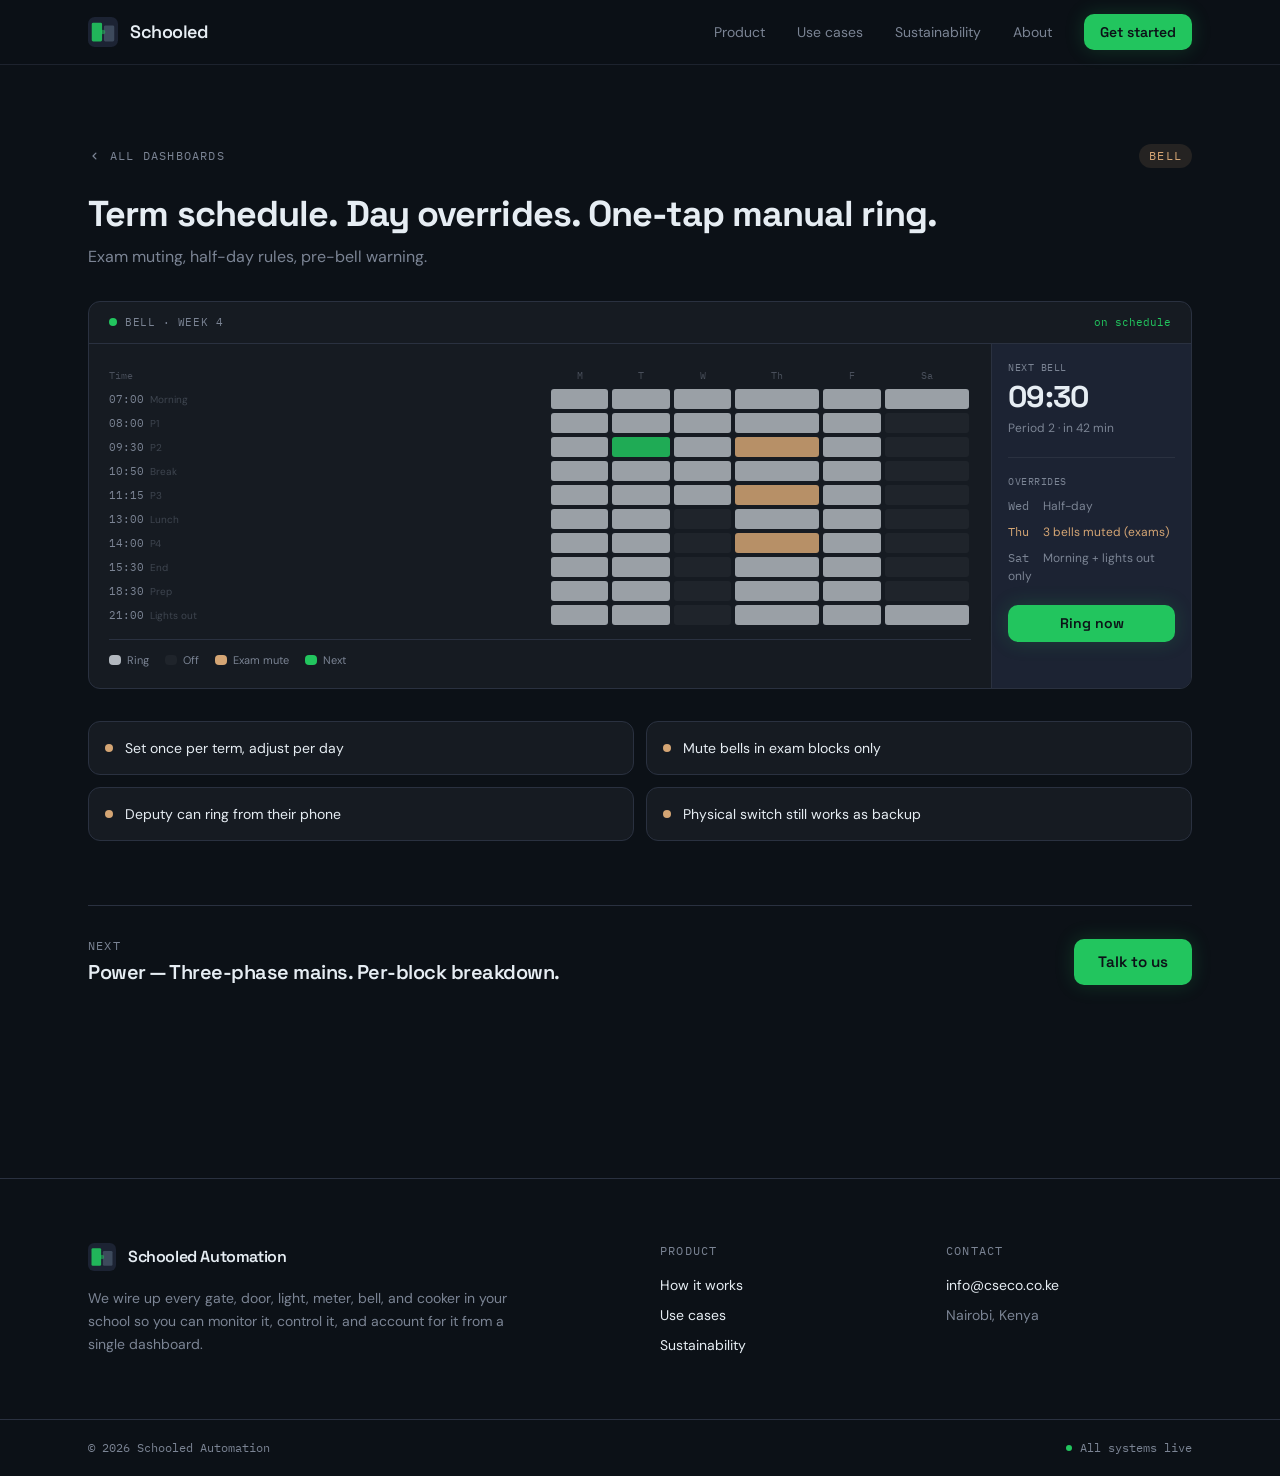
<file: use-cases/bell/index.html>
<!DOCTYPE html><!--WJyxl3WvEwUUkLeyV5elp--><html lang="en"><head><meta charSet="utf-8"/><meta name="viewport" content="width=device-width, initial-scale=1"/><link rel="stylesheet" href="/_next/static/chunks/d0339983c8c9b81f.css" data-precedence="next"/><link rel="preload" as="script" fetchPriority="low" href="/_next/static/chunks/78f17d245f44ecc2.js"/><script src="/_next/static/chunks/65b96ee02177b1b8.js" async=""></script><script src="/_next/static/chunks/c8d0931fee4b59a2.js" async=""></script><script src="/_next/static/chunks/3f893f5065855c86.js" async=""></script><script src="/_next/static/chunks/turbopack-a428b1386a372f87.js" async=""></script><script src="/_next/static/chunks/aa5488182624ddef.js" async=""></script><script src="/_next/static/chunks/ccd5a61a4aa49379.js" async=""></script><script src="/_next/static/chunks/f341ce5ca02cf859.js" async=""></script><title>Bell — Schooled Automation</title><meta name="description" content="Your entire compound on one screen."/><link rel="manifest" href="/manifest.json"/><meta property="og:title" content="Schooled Automation"/><meta property="og:description" content="Your entire compound on one screen."/><meta property="og:url" content="https://schooled-automation.cseco.co.ke/"/><meta property="og:site_name" content="Schooled Automation"/><meta property="og:image" content="https://schooled-automation.cseco.co.ke/og-image.png"/><meta property="og:image:width" content="1200"/><meta property="og:image:height" content="630"/><meta property="og:type" content="website"/><meta name="twitter:card" content="summary_large_image"/><meta name="twitter:title" content="Schooled Automation"/><meta name="twitter:description" content="Your entire compound on one screen."/><meta name="twitter:image" content="https://schooled-automation.cseco.co.ke/og-image.png"/><link rel="icon" href="/favicon.svg" type="image/svg+xml"/><link rel="icon" href="/favicon.png" sizes="32x32" type="image/png"/><link rel="apple-touch-icon" href="/apple-touch-icon.png"/><script src="/_next/static/chunks/a6dad97d9634a72d.js" noModule=""></script></head><body class="min-h-screen"><div hidden=""><!--$--><!--/$--></div><header class="fixed top-0 left-0 right-0 z-50 border-b border-[var(--color-border)]/60 bg-[var(--color-base)]/80 backdrop-blur-xl"><div class="max-w-6xl mx-auto px-6 h-16 flex items-center justify-between"><a class="flex items-center gap-3 group" href="/"><svg width="30" height="30" viewBox="0 0 64 64" fill="none" aria-hidden="true"><rect width="64" height="64" rx="14" fill="var(--color-surface-raised)"></rect><rect x="8" y="12" width="22" height="40" rx="3" fill="var(--color-primary)" opacity="0.9"></rect><rect x="34" y="18" width="22" height="34" rx="3" fill="var(--color-border-bright)"></rect><circle cx="32" cy="32" r="5" fill="var(--color-primary)"><animate attributeName="opacity" values="1;0.4;1" dur="2.4s" repeatCount="indefinite"></animate></circle></svg><span class="font-display font-semibold text-[var(--color-text)] tracking-tight text-lg">Schooled</span></a><nav class="hidden md:flex items-center gap-8 text-sm"><a class="text-[var(--color-muted)] hover:text-[var(--color-text)] transition-colors" href="/product/">Product</a><a class="text-[var(--color-muted)] hover:text-[var(--color-text)] transition-colors" href="/use-cases/">Use cases</a><a class="text-[var(--color-muted)] hover:text-[var(--color-text)] transition-colors" href="/sustainability/">Sustainability</a><a class="text-[var(--color-muted)] hover:text-[var(--color-text)] transition-colors" href="/about/">About</a><a class="btn-primary btn-sm" href="/contact/">Get started</a></nav></div></header><main class="max-w-6xl mx-auto px-6 pt-28 md:pt-36 pb-section-lg"><div class="flex items-center justify-between mb-6"><a class="font-mono text-xs uppercase tracking-widest text-[var(--color-muted)] hover:text-[var(--color-text)] transition-colors inline-flex items-center gap-2" href="/use-cases/"><svg width="14" height="14" viewBox="0 0 16 16" fill="currentColor"><path d="M9.53 11.78a.75.75 0 01-1.06 0L5.22 8.53a.75.75 0 010-1.06l3.25-3.25a.75.75 0 111.06 1.06L6.81 8l2.72 2.72a.75.75 0 010 1.06z"></path></svg>All dashboards</a><span class="font-mono text-xs uppercase tracking-widest px-2.5 py-1 rounded-full" style="color:var(--color-sand);background:var(--color-sand-dim)">Bell</span></div><div class="mb-8"><h1 class="font-display text-3xl md:text-4xl font-bold leading-tight">Term schedule. Day overrides. One-tap manual ring.</h1><p class="mt-2 text-[var(--color-muted)]">Exam muting, half-day rules, pre-bell warning.</p></div><div class="card overflow-hidden"><div class="flex items-center justify-between px-5 py-3 border-b border-[var(--color-border)]"><div class="flex items-center gap-2"><span class="w-2 h-2 rounded-full bg-[var(--color-primary)] pulse-green"></span><span class="font-mono text-[11px] tracking-wider text-[var(--color-muted)]">BELL · WEEK 4</span></div><span class="font-mono text-[11px] text-[var(--color-primary)]">on schedule</span></div><div class="grid md:grid-cols-[1fr_200px]"><div class="p-5 overflow-x-auto"><table class="w-full text-[12px]"><thead><tr><th class="text-left font-mono text-[10px] text-[var(--color-muted)]/50 py-1 pr-3 font-normal">Time</th><th class="font-mono text-[10px] text-[var(--color-muted)]/50 py-1 px-1 font-normal">M</th><th class="font-mono text-[10px] text-[var(--color-muted)]/50 py-1 px-1 font-normal">T</th><th class="font-mono text-[10px] text-[var(--color-muted)]/50 py-1 px-1 font-normal">W</th><th class="font-mono text-[10px] text-[var(--color-muted)]/50 py-1 px-1 font-normal">Th</th><th class="font-mono text-[10px] text-[var(--color-muted)]/50 py-1 px-1 font-normal">F</th><th class="font-mono text-[10px] text-[var(--color-muted)]/50 py-1 px-1 font-normal">Sa</th></tr></thead><tbody><tr><td class="py-0.5 pr-3"><span class="font-mono text-[11px] text-[var(--color-muted)]">07:00</span><span class="text-[10px] text-[var(--color-muted)]/40 ml-1.5">Morning</span></td><td class="py-0.5 px-0.5"><div class="h-5 rounded-[3px]" style="background:rgba(230,237,243,0.75);opacity:0.85"></div></td><td class="py-0.5 px-0.5"><div class="h-5 rounded-[3px]" style="background:rgba(230,237,243,0.75);opacity:0.85"></div></td><td class="py-0.5 px-0.5"><div class="h-5 rounded-[3px]" style="background:rgba(230,237,243,0.75);opacity:0.85"></div></td><td class="py-0.5 px-0.5"><div class="h-5 rounded-[3px]" style="background:rgba(230,237,243,0.75);opacity:0.85"></div></td><td class="py-0.5 px-0.5"><div class="h-5 rounded-[3px]" style="background:rgba(230,237,243,0.75);opacity:0.85"></div></td><td class="py-0.5 px-0.5"><div class="h-5 rounded-[3px]" style="background:rgba(230,237,243,0.75);opacity:0.85"></div></td></tr><tr><td class="py-0.5 pr-3"><span class="font-mono text-[11px] text-[var(--color-muted)]">08:00</span><span class="text-[10px] text-[var(--color-muted)]/40 ml-1.5">P1</span></td><td class="py-0.5 px-0.5"><div class="h-5 rounded-[3px]" style="background:rgba(230,237,243,0.75);opacity:0.85"></div></td><td class="py-0.5 px-0.5"><div class="h-5 rounded-[3px]" style="background:rgba(230,237,243,0.75);opacity:0.85"></div></td><td class="py-0.5 px-0.5"><div class="h-5 rounded-[3px]" style="background:rgba(230,237,243,0.75);opacity:0.85"></div></td><td class="py-0.5 px-0.5"><div class="h-5 rounded-[3px]" style="background:rgba(230,237,243,0.75);opacity:0.85"></div></td><td class="py-0.5 px-0.5"><div class="h-5 rounded-[3px]" style="background:rgba(230,237,243,0.75);opacity:0.85"></div></td><td class="py-0.5 px-0.5"><div class="h-5 rounded-[3px]" style="background:rgba(255,255,255,0.04);opacity:1"></div></td></tr><tr><td class="py-0.5 pr-3"><span class="font-mono text-[11px] text-[var(--color-muted)]">09:30</span><span class="text-[10px] text-[var(--color-muted)]/40 ml-1.5">P2</span></td><td class="py-0.5 px-0.5"><div class="h-5 rounded-[3px]" style="background:rgba(230,237,243,0.75);opacity:0.85"></div></td><td class="py-0.5 px-0.5"><div class="h-5 rounded-[3px]" style="background:var(--color-primary);opacity:0.85"></div></td><td class="py-0.5 px-0.5"><div class="h-5 rounded-[3px]" style="background:rgba(230,237,243,0.75);opacity:0.85"></div></td><td class="py-0.5 px-0.5"><div class="h-5 rounded-[3px]" style="background:var(--color-sand);opacity:0.85"></div></td><td class="py-0.5 px-0.5"><div class="h-5 rounded-[3px]" style="background:rgba(230,237,243,0.75);opacity:0.85"></div></td><td class="py-0.5 px-0.5"><div class="h-5 rounded-[3px]" style="background:rgba(255,255,255,0.04);opacity:1"></div></td></tr><tr><td class="py-0.5 pr-3"><span class="font-mono text-[11px] text-[var(--color-muted)]">10:50</span><span class="text-[10px] text-[var(--color-muted)]/40 ml-1.5">Break</span></td><td class="py-0.5 px-0.5"><div class="h-5 rounded-[3px]" style="background:rgba(230,237,243,0.75);opacity:0.85"></div></td><td class="py-0.5 px-0.5"><div class="h-5 rounded-[3px]" style="background:rgba(230,237,243,0.75);opacity:0.85"></div></td><td class="py-0.5 px-0.5"><div class="h-5 rounded-[3px]" style="background:rgba(230,237,243,0.75);opacity:0.85"></div></td><td class="py-0.5 px-0.5"><div class="h-5 rounded-[3px]" style="background:rgba(230,237,243,0.75);opacity:0.85"></div></td><td class="py-0.5 px-0.5"><div class="h-5 rounded-[3px]" style="background:rgba(230,237,243,0.75);opacity:0.85"></div></td><td class="py-0.5 px-0.5"><div class="h-5 rounded-[3px]" style="background:rgba(255,255,255,0.04);opacity:1"></div></td></tr><tr><td class="py-0.5 pr-3"><span class="font-mono text-[11px] text-[var(--color-muted)]">11:15</span><span class="text-[10px] text-[var(--color-muted)]/40 ml-1.5">P3</span></td><td class="py-0.5 px-0.5"><div class="h-5 rounded-[3px]" style="background:rgba(230,237,243,0.75);opacity:0.85"></div></td><td class="py-0.5 px-0.5"><div class="h-5 rounded-[3px]" style="background:rgba(230,237,243,0.75);opacity:0.85"></div></td><td class="py-0.5 px-0.5"><div class="h-5 rounded-[3px]" style="background:rgba(230,237,243,0.75);opacity:0.85"></div></td><td class="py-0.5 px-0.5"><div class="h-5 rounded-[3px]" style="background:var(--color-sand);opacity:0.85"></div></td><td class="py-0.5 px-0.5"><div class="h-5 rounded-[3px]" style="background:rgba(230,237,243,0.75);opacity:0.85"></div></td><td class="py-0.5 px-0.5"><div class="h-5 rounded-[3px]" style="background:rgba(255,255,255,0.04);opacity:1"></div></td></tr><tr><td class="py-0.5 pr-3"><span class="font-mono text-[11px] text-[var(--color-muted)]">13:00</span><span class="text-[10px] text-[var(--color-muted)]/40 ml-1.5">Lunch</span></td><td class="py-0.5 px-0.5"><div class="h-5 rounded-[3px]" style="background:rgba(230,237,243,0.75);opacity:0.85"></div></td><td class="py-0.5 px-0.5"><div class="h-5 rounded-[3px]" style="background:rgba(230,237,243,0.75);opacity:0.85"></div></td><td class="py-0.5 px-0.5"><div class="h-5 rounded-[3px]" style="background:rgba(255,255,255,0.04);opacity:1"></div></td><td class="py-0.5 px-0.5"><div class="h-5 rounded-[3px]" style="background:rgba(230,237,243,0.75);opacity:0.85"></div></td><td class="py-0.5 px-0.5"><div class="h-5 rounded-[3px]" style="background:rgba(230,237,243,0.75);opacity:0.85"></div></td><td class="py-0.5 px-0.5"><div class="h-5 rounded-[3px]" style="background:rgba(255,255,255,0.04);opacity:1"></div></td></tr><tr><td class="py-0.5 pr-3"><span class="font-mono text-[11px] text-[var(--color-muted)]">14:00</span><span class="text-[10px] text-[var(--color-muted)]/40 ml-1.5">P4</span></td><td class="py-0.5 px-0.5"><div class="h-5 rounded-[3px]" style="background:rgba(230,237,243,0.75);opacity:0.85"></div></td><td class="py-0.5 px-0.5"><div class="h-5 rounded-[3px]" style="background:rgba(230,237,243,0.75);opacity:0.85"></div></td><td class="py-0.5 px-0.5"><div class="h-5 rounded-[3px]" style="background:rgba(255,255,255,0.04);opacity:1"></div></td><td class="py-0.5 px-0.5"><div class="h-5 rounded-[3px]" style="background:var(--color-sand);opacity:0.85"></div></td><td class="py-0.5 px-0.5"><div class="h-5 rounded-[3px]" style="background:rgba(230,237,243,0.75);opacity:0.85"></div></td><td class="py-0.5 px-0.5"><div class="h-5 rounded-[3px]" style="background:rgba(255,255,255,0.04);opacity:1"></div></td></tr><tr><td class="py-0.5 pr-3"><span class="font-mono text-[11px] text-[var(--color-muted)]">15:30</span><span class="text-[10px] text-[var(--color-muted)]/40 ml-1.5">End</span></td><td class="py-0.5 px-0.5"><div class="h-5 rounded-[3px]" style="background:rgba(230,237,243,0.75);opacity:0.85"></div></td><td class="py-0.5 px-0.5"><div class="h-5 rounded-[3px]" style="background:rgba(230,237,243,0.75);opacity:0.85"></div></td><td class="py-0.5 px-0.5"><div class="h-5 rounded-[3px]" style="background:rgba(255,255,255,0.04);opacity:1"></div></td><td class="py-0.5 px-0.5"><div class="h-5 rounded-[3px]" style="background:rgba(230,237,243,0.75);opacity:0.85"></div></td><td class="py-0.5 px-0.5"><div class="h-5 rounded-[3px]" style="background:rgba(230,237,243,0.75);opacity:0.85"></div></td><td class="py-0.5 px-0.5"><div class="h-5 rounded-[3px]" style="background:rgba(255,255,255,0.04);opacity:1"></div></td></tr><tr><td class="py-0.5 pr-3"><span class="font-mono text-[11px] text-[var(--color-muted)]">18:30</span><span class="text-[10px] text-[var(--color-muted)]/40 ml-1.5">Prep</span></td><td class="py-0.5 px-0.5"><div class="h-5 rounded-[3px]" style="background:rgba(230,237,243,0.75);opacity:0.85"></div></td><td class="py-0.5 px-0.5"><div class="h-5 rounded-[3px]" style="background:rgba(230,237,243,0.75);opacity:0.85"></div></td><td class="py-0.5 px-0.5"><div class="h-5 rounded-[3px]" style="background:rgba(255,255,255,0.04);opacity:1"></div></td><td class="py-0.5 px-0.5"><div class="h-5 rounded-[3px]" style="background:rgba(230,237,243,0.75);opacity:0.85"></div></td><td class="py-0.5 px-0.5"><div class="h-5 rounded-[3px]" style="background:rgba(230,237,243,0.75);opacity:0.85"></div></td><td class="py-0.5 px-0.5"><div class="h-5 rounded-[3px]" style="background:rgba(255,255,255,0.04);opacity:1"></div></td></tr><tr><td class="py-0.5 pr-3"><span class="font-mono text-[11px] text-[var(--color-muted)]">21:00</span><span class="text-[10px] text-[var(--color-muted)]/40 ml-1.5">Lights out</span></td><td class="py-0.5 px-0.5"><div class="h-5 rounded-[3px]" style="background:rgba(230,237,243,0.75);opacity:0.85"></div></td><td class="py-0.5 px-0.5"><div class="h-5 rounded-[3px]" style="background:rgba(230,237,243,0.75);opacity:0.85"></div></td><td class="py-0.5 px-0.5"><div class="h-5 rounded-[3px]" style="background:rgba(255,255,255,0.04);opacity:1"></div></td><td class="py-0.5 px-0.5"><div class="h-5 rounded-[3px]" style="background:rgba(230,237,243,0.75);opacity:0.85"></div></td><td class="py-0.5 px-0.5"><div class="h-5 rounded-[3px]" style="background:rgba(230,237,243,0.75);opacity:0.85"></div></td><td class="py-0.5 px-0.5"><div class="h-5 rounded-[3px]" style="background:rgba(230,237,243,0.75);opacity:0.85"></div></td></tr></tbody></table><div class="mt-3 pt-3 border-t border-[var(--color-border)] flex flex-wrap gap-4 text-[11px] text-[var(--color-muted)]"><span class="flex items-center gap-1.5"><span class="w-3 h-2.5 rounded-sm" style="background:rgba(230,237,243,0.75)"></span>Ring</span><span class="flex items-center gap-1.5"><span class="w-3 h-2.5 rounded-sm" style="background:rgba(255,255,255,0.04)"></span>Off</span><span class="flex items-center gap-1.5"><span class="w-3 h-2.5 rounded-sm" style="background:var(--color-sand)"></span>Exam mute</span><span class="flex items-center gap-1.5"><span class="w-3 h-2.5 rounded-sm" style="background:var(--color-primary)"></span>Next</span></div></div><div class="border-l border-[var(--color-border)] bg-[var(--color-surface-raised)] p-4"><p class="font-mono text-[10px] tracking-wider text-[var(--color-muted)] mb-1">NEXT BELL</p><p class="font-display text-3xl font-bold">09:30</p><p class="text-[12px] text-[var(--color-muted)] mt-1">Period 2 · in 42 min</p><div class="mt-5 pt-4 border-t border-[var(--color-border)]"><p class="font-mono text-[10px] tracking-wider text-[var(--color-muted)] mb-2">OVERRIDES</p><ul class="space-y-2 text-[12px] text-[var(--color-muted)]"><li><span class="font-mono w-8 inline-block">Wed</span> Half-day</li><li class="text-[var(--color-sand)]"><span class="font-mono w-8 inline-block">Thu</span> 3 bells muted (exams)</li><li><span class="font-mono w-8 inline-block">Sat</span> Morning + lights out only</li></ul></div><button class="mt-5 w-full btn-primary btn-sm justify-center">Ring now</button></div></div></div><ul class="mt-8 grid sm:grid-cols-2 gap-3"><li class="card p-4 flex items-center gap-3 text-sm"><span class="w-2 h-2 rounded-full shrink-0" style="background:var(--color-sand)"></span>Set once per term, adjust per day</li><li class="card p-4 flex items-center gap-3 text-sm"><span class="w-2 h-2 rounded-full shrink-0" style="background:var(--color-sand)"></span>Mute bells in exam blocks only</li><li class="card p-4 flex items-center gap-3 text-sm"><span class="w-2 h-2 rounded-full shrink-0" style="background:var(--color-sand)"></span>Deputy can ring from their phone</li><li class="card p-4 flex items-center gap-3 text-sm"><span class="w-2 h-2 rounded-full shrink-0" style="background:var(--color-sand)"></span>Physical switch still works as backup</li></ul><div class="mt-16 pt-8 border-t border-[var(--color-border)] flex flex-col sm:flex-row items-start sm:items-center justify-between gap-6"><div><p class="font-mono text-xs uppercase tracking-widest text-[var(--color-muted)] mb-1">Next</p><a class="font-display text-xl font-semibold hover:text-[var(--color-primary)] transition-colors" href="/use-cases/power/">Power<!-- --> — <!-- -->Three-phase mains. Per-block breakdown.</a></div><a href="/contact" class="btn-primary">Talk to us</a></div></main><footer class="border-t border-[var(--color-border)] mt-section-lg"><div class="max-w-6xl mx-auto px-6 py-16 grid md:grid-cols-4 gap-10"><div class="md:col-span-2"><div class="flex items-center gap-3 mb-4"><svg width="28" height="28" viewBox="0 0 64 64" fill="none" aria-hidden="true"><rect width="64" height="64" rx="14" fill="var(--color-surface-raised)"></rect><rect x="8" y="12" width="22" height="40" rx="3" fill="var(--color-primary)" opacity="0.9"></rect><rect x="34" y="18" width="22" height="34" rx="3" fill="var(--color-border-bright)"></rect><circle cx="32" cy="32" r="5" fill="var(--color-primary)"><animate attributeName="opacity" values="1;0.4;1" dur="2.4s" repeatCount="indefinite"></animate></circle></svg><span class="font-display font-semibold text-[var(--color-text)]">Schooled Automation</span></div><p class="text-sm text-[var(--color-muted)] max-w-md leading-relaxed">We wire up every gate, door, light, meter, bell, and cooker in your school so you can monitor it, control it, and account for it from a single dashboard.</p></div><div><p class="font-mono text-xs uppercase tracking-widest text-[var(--color-muted)] mb-4">Product</p><ul class="space-y-2.5 text-sm"><li><a class="text-[var(--color-text)] hover:text-[var(--color-primary)] transition-colors" href="/product/">How it works</a></li><li><a class="text-[var(--color-text)] hover:text-[var(--color-primary)] transition-colors" href="/use-cases/">Use cases</a></li><li><a class="text-[var(--color-text)] hover:text-[var(--color-primary)] transition-colors" href="/sustainability/">Sustainability</a></li></ul></div><div><p class="font-mono text-xs uppercase tracking-widest text-[var(--color-muted)] mb-4">Contact</p><ul class="space-y-2.5 text-sm"><li><a href="mailto:info@cseco.co.ke" class="text-[var(--color-text)] hover:text-[var(--color-primary)] transition-colors">info@cseco.co.ke</a></li><li><span class="text-[var(--color-muted)]">Nairobi, Kenya</span></li></ul></div></div><div class="border-t border-[var(--color-border)]"><div class="max-w-6xl mx-auto px-6 py-5 flex items-center justify-between text-xs text-[var(--color-muted)] font-mono"><span>© <!-- -->2026<!-- --> Schooled Automation</span><span class="flex items-center gap-2"><span class="w-1.5 h-1.5 rounded-full bg-[var(--color-primary)] pulse-green"></span>All systems live</span></div></div></footer><!--$--><!--/$--><script src="/_next/static/chunks/78f17d245f44ecc2.js" id="_R_" async=""></script><script>(self.__next_f=self.__next_f||[]).push([0])</script><script>self.__next_f.push([1,"1:\"$Sreact.fragment\"\n2:I[56698,[\"/_next/static/chunks/aa5488182624ddef.js\",\"/_next/static/chunks/ccd5a61a4aa49379.js\"],\"default\"]\n3:I[35109,[\"/_next/static/chunks/aa5488182624ddef.js\",\"/_next/static/chunks/ccd5a61a4aa49379.js\"],\"default\"]\n5:I[96715,[\"/_next/static/chunks/aa5488182624ddef.js\",\"/_next/static/chunks/ccd5a61a4aa49379.js\"],\"OutletBoundary\"]\n6:\"$Sreact.suspense\"\n8:I[96715,[\"/_next/static/chunks/aa5488182624ddef.js\",\"/_next/static/chunks/ccd5a61a4aa49379.js\"],\"ViewportBoundary\"]\na:I[96715,[\"/_next/static/chunks/aa5488182624ddef.js\",\"/_next/static/chunks/ccd5a61a4aa49379.js\"],\"MetadataBoundary\"]\nc:I[57797,[\"/_next/static/chunks/aa5488182624ddef.js\",\"/_next/static/chunks/ccd5a61a4aa49379.js\"],\"default\"]\n:HL[\"/_next/static/chunks/d0339983c8c9b81f.css\",\"style\"]\n"])</script><script>self.__next_f.push([1,"0:{\"P\":null,\"b\":\"WJyxl3WvEwUUkLeyV5elp\",\"c\":[\"\",\"use-cases\",\"bell\",\"\"],\"q\":\"\",\"i\":false,\"f\":[[[\"\",{\"children\":[\"use-cases\",{\"children\":[[\"slug\",\"bell\",\"d\"],{\"children\":[\"__PAGE__\",{}]}]}]},\"$undefined\",\"$undefined\",true],[[\"$\",\"$1\",\"c\",{\"children\":[[[\"$\",\"link\",\"0\",{\"rel\":\"stylesheet\",\"href\":\"/_next/static/chunks/d0339983c8c9b81f.css\",\"precedence\":\"next\",\"crossOrigin\":\"$undefined\",\"nonce\":\"$undefined\"}]],[\"$\",\"html\",null,{\"lang\":\"en\",\"children\":[\"$\",\"body\",null,{\"className\":\"min-h-screen\",\"children\":[\"$\",\"$L2\",null,{\"parallelRouterKey\":\"children\",\"error\":\"$undefined\",\"errorStyles\":\"$undefined\",\"errorScripts\":\"$undefined\",\"template\":[\"$\",\"$L3\",null,{}],\"templateStyles\":\"$undefined\",\"templateScripts\":\"$undefined\",\"notFound\":[[[\"$\",\"title\",null,{\"children\":\"404: This page could not be found.\"}],[\"$\",\"div\",null,{\"style\":{\"fontFamily\":\"system-ui,\\\"Segoe UI\\\",Roboto,Helvetica,Arial,sans-serif,\\\"Apple Color Emoji\\\",\\\"Segoe UI Emoji\\\"\",\"height\":\"100vh\",\"textAlign\":\"center\",\"display\":\"flex\",\"flexDirection\":\"column\",\"alignItems\":\"center\",\"justifyContent\":\"center\"},\"children\":[\"$\",\"div\",null,{\"children\":[[\"$\",\"style\",null,{\"dangerouslySetInnerHTML\":{\"__html\":\"body{color:#000;background:#fff;margin:0}.next-error-h1{border-right:1px solid rgba(0,0,0,.3)}@media (prefers-color-scheme:dark){body{color:#fff;background:#000}.next-error-h1{border-right:1px solid rgba(255,255,255,.3)}}\"}}],[\"$\",\"h1\",null,{\"className\":\"next-error-h1\",\"style\":{\"display\":\"inline-block\",\"margin\":\"0 20px 0 0\",\"padding\":\"0 23px 0 0\",\"fontSize\":24,\"fontWeight\":500,\"verticalAlign\":\"top\",\"lineHeight\":\"49px\"},\"children\":404}],[\"$\",\"div\",null,{\"style\":{\"display\":\"inline-block\"},\"children\":[\"$\",\"h2\",null,{\"style\":{\"fontSize\":14,\"fontWeight\":400,\"lineHeight\":\"49px\",\"margin\":0},\"children\":\"This page could not be found.\"}]}]]}]}]],[]],\"forbidden\":\"$undefined\",\"unauthorized\":\"$undefined\"}]}]}]]}],{\"children\":[[\"$\",\"$1\",\"c\",{\"children\":[null,[\"$\",\"$L2\",null,{\"parallelRouterKey\":\"children\",\"error\":\"$undefined\",\"errorStyles\":\"$undefined\",\"errorScripts\":\"$undefined\",\"template\":[\"$\",\"$L3\",null,{}],\"templateStyles\":\"$undefined\",\"templateScripts\":\"$undefined\",\"notFound\":\"$undefined\",\"forbidden\":\"$undefined\",\"unauthorized\":\"$undefined\"}]]}],{\"children\":[[\"$\",\"$1\",\"c\",{\"children\":[null,[\"$\",\"$L2\",null,{\"parallelRouterKey\":\"children\",\"error\":\"$undefined\",\"errorStyles\":\"$undefined\",\"errorScripts\":\"$undefined\",\"template\":[\"$\",\"$L3\",null,{}],\"templateStyles\":\"$undefined\",\"templateScripts\":\"$undefined\",\"notFound\":\"$undefined\",\"forbidden\":\"$undefined\",\"unauthorized\":\"$undefined\"}]]}],{\"children\":[[\"$\",\"$1\",\"c\",{\"children\":[\"$L4\",[[\"$\",\"script\",\"script-0\",{\"src\":\"/_next/static/chunks/f341ce5ca02cf859.js\",\"async\":true,\"nonce\":\"$undefined\"}]],[\"$\",\"$L5\",null,{\"children\":[\"$\",\"$6\",null,{\"name\":\"Next.MetadataOutlet\",\"children\":\"$@7\"}]}]]}],{},null,false,false]},null,false,false]},null,false,false]},null,false,false],[\"$\",\"$1\",\"h\",{\"children\":[null,[\"$\",\"$L8\",null,{\"children\":\"$@9\"}],[\"$\",\"div\",null,{\"hidden\":true,\"children\":[\"$\",\"$La\",null,{\"children\":[\"$\",\"$6\",null,{\"name\":\"Next.Metadata\",\"children\":\"$@b\"}]}]}],null]}],false]],\"m\":\"$undefined\",\"G\":[\"$c\",[]],\"S\":true}\n"])</script><script>self.__next_f.push([1,"d:I[1247,[\"/_next/static/chunks/f341ce5ca02cf859.js\"],\"\"]\n"])</script><script>self.__next_f.push([1,"4:[[\"$\",\"header\",null,{\"className\":\"fixed top-0 left-0 right-0 z-50 border-b border-[var(--color-border)]/60 bg-[var(--color-base)]/80 backdrop-blur-xl\",\"children\":[\"$\",\"div\",null,{\"className\":\"max-w-6xl mx-auto px-6 h-16 flex items-center justify-between\",\"children\":[[\"$\",\"$Ld\",null,{\"href\":\"/\",\"className\":\"flex items-center gap-3 group\",\"children\":[[\"$\",\"svg\",null,{\"width\":30,\"height\":30,\"viewBox\":\"0 0 64 64\",\"fill\":\"none\",\"aria-hidden\":\"true\",\"children\":[[\"$\",\"rect\",null,{\"width\":\"64\",\"height\":\"64\",\"rx\":\"14\",\"fill\":\"var(--color-surface-raised)\"}],[\"$\",\"rect\",null,{\"x\":\"8\",\"y\":\"12\",\"width\":\"22\",\"height\":\"40\",\"rx\":\"3\",\"fill\":\"var(--color-primary)\",\"opacity\":\"0.9\"}],[\"$\",\"rect\",null,{\"x\":\"34\",\"y\":\"18\",\"width\":\"22\",\"height\":\"34\",\"rx\":\"3\",\"fill\":\"var(--color-border-bright)\"}],[\"$\",\"circle\",null,{\"cx\":\"32\",\"cy\":\"32\",\"r\":\"5\",\"fill\":\"var(--color-primary)\",\"children\":[\"$\",\"animate\",null,{\"attributeName\":\"opacity\",\"values\":\"1;0.4;1\",\"dur\":\"2.4s\",\"repeatCount\":\"indefinite\"}]}]]}],[\"$\",\"span\",null,{\"className\":\"font-display font-semibold text-[var(--color-text)] tracking-tight text-lg\",\"children\":\"Schooled\"}]]}],[\"$\",\"nav\",null,{\"className\":\"hidden md:flex items-center gap-8 text-sm\",\"children\":[[\"$\",\"$Ld\",null,{\"href\":\"/product\",\"className\":\"text-[var(--color-muted)] hover:text-[var(--color-text)] transition-colors\",\"children\":\"Product\"}],[\"$\",\"$Ld\",null,{\"href\":\"/use-cases\",\"className\":\"text-[var(--color-muted)] hover:text-[var(--color-text)] transition-colors\",\"children\":\"Use cases\"}],[\"$\",\"$Ld\",null,{\"href\":\"/sustainability\",\"className\":\"text-[var(--color-muted)] hover:text-[var(--color-text)] transition-colors\",\"children\":\"Sustainability\"}],[\"$\",\"$Ld\",null,{\"href\":\"/about\",\"className\":\"text-[var(--color-muted)] hover:text-[var(--color-text)] transition-colors\",\"children\":\"About\"}],[\"$\",\"$Ld\",null,{\"href\":\"/contact\",\"className\":\"btn-primary btn-sm\",\"children\":\"Get started\"}]]}]]}]}],[\"$\",\"main\",null,{\"className\":\"max-w-6xl mx-auto px-6 pt-28 md:pt-36 pb-section-lg\",\"children\":[[\"$\",\"div\",null,{\"className\":\"flex items-center justify-between mb-6\",\"children\":[[\"$\",\"$Ld\",null,{\"href\":\"/use-cases\",\"className\":\"font-mono text-xs uppercase tracking-widest text-[var(--color-muted)] hover:text-[var(--color-text)] transition-colors inline-flex items-center gap-2\",\"children\":[[\"$\",\"svg\",null,{\"width\":\"14\",\"height\":\"14\",\"viewBox\":\"0 0 16 16\",\"fill\":\"currentColor\",\"children\":[\"$\",\"path\",null,{\"d\":\"M9.53 11.78a.75.75 0 01-1.06 0L5.22 8.53a.75.75 0 010-1.06l3.25-3.25a.75.75 0 111.06 1.06L6.81 8l2.72 2.72a.75.75 0 010 1.06z\"}]}],\"All dashboards\"]}],[\"$\",\"span\",null,{\"className\":\"font-mono text-xs uppercase tracking-widest px-2.5 py-1 rounded-full\",\"style\":{\"color\":\"var(--color-sand)\",\"background\":\"var(--color-sand-dim)\"},\"children\":\"Bell\"}]]}],[\"$\",\"div\",null,{\"className\":\"mb-8\",\"children\":[[\"$\",\"h1\",null,{\"className\":\"font-display text-3xl md:text-4xl font-bold leading-tight\",\"children\":\"Term schedule. Day overrides. One-tap manual ring.\"}],[\"$\",\"p\",null,{\"className\":\"mt-2 text-[var(--color-muted)]\",\"children\":\"Exam muting, half-day rules, pre-bell warning.\"}]]}],[\"$\",\"div\",null,{\"className\":\"card overflow-hidden\",\"children\":[[\"$\",\"div\",null,{\"className\":\"flex items-center justify-between px-5 py-3 border-b border-[var(--color-border)]\",\"children\":[[\"$\",\"div\",null,{\"className\":\"flex items-center gap-2\",\"children\":[[\"$\",\"span\",null,{\"className\":\"w-2 h-2 rounded-full bg-[var(--color-primary)] pulse-green\"}],[\"$\",\"span\",null,{\"className\":\"font-mono text-[11px] tracking-wider text-[var(--color-muted)]\",\"children\":\"BELL · WEEK 4\"}]]}],[\"$\",\"span\",null,{\"className\":\"font-mono text-[11px] text-[var(--color-primary)]\",\"children\":\"on schedule\"}]]}],[\"$\",\"div\",null,{\"className\":\"grid md:grid-cols-[1fr_200px]\",\"children\":[[\"$\",\"div\",null,{\"className\":\"p-5 overflow-x-auto\",\"children\":[[\"$\",\"table\",null,{\"className\":\"w-full text-[12px]\",\"children\":[[\"$\",\"thead\",null,{\"children\":[\"$\",\"tr\",null,{\"children\":[[\"$\",\"th\",null,{\"className\":\"text-left font-mono text-[10px] text-[var(--color-muted)]/50 py-1 pr-3 font-normal\",\"children\":\"Time\"}],[[\"$\",\"th\",\"M\",{\"className\":\"font-mono text-[10px] text-[var(--color-muted)]/50 py-1 px-1 font-normal\",\"children\":\"M\"}],[\"$\",\"th\",\"T\",{\"className\":\"font-mono text-[10px] text-[var(--color-muted)]/50 py-1 px-1 font-normal\",\"children\":\"T\"}],\"$Le\",\"$Lf\",\"$L10\",\"$L11\"]]}]}],\"$L12\"]}],\"$L13\"]}],\"$L14\"]}]]}],\"$L15\",\"$L16\"]}],\"$L17\"]\n"])</script><script>self.__next_f.push([1,"e:[\"$\",\"th\",\"W\",{\"className\":\"font-mono text-[10px] text-[var(--color-muted)]/50 py-1 px-1 font-normal\",\"children\":\"W\"}]\nf:[\"$\",\"th\",\"Th\",{\"className\":\"font-mono text-[10px] text-[var(--color-muted)]/50 py-1 px-1 font-normal\",\"children\":\"Th\"}]\n10:[\"$\",\"th\",\"F\",{\"className\":\"font-mono text-[10px] text-[var(--color-muted)]/50 py-1 px-1 font-normal\",\"children\":\"F\"}]\n11:[\"$\",\"th\",\"Sa\",{\"className\":\"font-mono text-[10px] text-[var(--color-muted)]/50 py-1 px-1 font-normal\",\"children\":\"Sa\"}]\n"])</script><script>self.__next_f.push([1,"12:[\"$\",\"tbody\",null,{\"children\":[[\"$\",\"tr\",\"07:00\",{\"children\":[[\"$\",\"td\",null,{\"className\":\"py-0.5 pr-3\",\"children\":[[\"$\",\"span\",null,{\"className\":\"font-mono text-[11px] text-[var(--color-muted)]\",\"children\":\"07:00\"}],[\"$\",\"span\",null,{\"className\":\"text-[10px] text-[var(--color-muted)]/40 ml-1.5\",\"children\":\"Morning\"}]]}],[[\"$\",\"td\",\"0\",{\"className\":\"py-0.5 px-0.5\",\"children\":[\"$\",\"div\",null,{\"className\":\"h-5 rounded-[3px]\",\"style\":{\"background\":\"rgba(230,237,243,0.75)\",\"opacity\":0.85}}]}],[\"$\",\"td\",\"1\",{\"className\":\"py-0.5 px-0.5\",\"children\":[\"$\",\"div\",null,{\"className\":\"h-5 rounded-[3px]\",\"style\":{\"background\":\"rgba(230,237,243,0.75)\",\"opacity\":0.85}}]}],[\"$\",\"td\",\"2\",{\"className\":\"py-0.5 px-0.5\",\"children\":[\"$\",\"div\",null,{\"className\":\"h-5 rounded-[3px]\",\"style\":{\"background\":\"rgba(230,237,243,0.75)\",\"opacity\":0.85}}]}],[\"$\",\"td\",\"3\",{\"className\":\"py-0.5 px-0.5\",\"children\":[\"$\",\"div\",null,{\"className\":\"h-5 rounded-[3px]\",\"style\":{\"background\":\"rgba(230,237,243,0.75)\",\"opacity\":0.85}}]}],[\"$\",\"td\",\"4\",{\"className\":\"py-0.5 px-0.5\",\"children\":[\"$\",\"div\",null,{\"className\":\"h-5 rounded-[3px]\",\"style\":{\"background\":\"rgba(230,237,243,0.75)\",\"opacity\":0.85}}]}],[\"$\",\"td\",\"5\",{\"className\":\"py-0.5 px-0.5\",\"children\":[\"$\",\"div\",null,{\"className\":\"h-5 rounded-[3px]\",\"style\":{\"background\":\"rgba(230,237,243,0.75)\",\"opacity\":0.85}}]}]]]}],[\"$\",\"tr\",\"08:00\",{\"children\":[[\"$\",\"td\",null,{\"className\":\"py-0.5 pr-3\",\"children\":[[\"$\",\"span\",null,{\"className\":\"font-mono text-[11px] text-[var(--color-muted)]\",\"children\":\"08:00\"}],[\"$\",\"span\",null,{\"className\":\"text-[10px] text-[var(--color-muted)]/40 ml-1.5\",\"children\":\"P1\"}]]}],[[\"$\",\"td\",\"0\",{\"className\":\"py-0.5 px-0.5\",\"children\":[\"$\",\"div\",null,{\"className\":\"h-5 rounded-[3px]\",\"style\":{\"background\":\"rgba(230,237,243,0.75)\",\"opacity\":0.85}}]}],[\"$\",\"td\",\"1\",{\"className\":\"py-0.5 px-0.5\",\"children\":[\"$\",\"div\",null,{\"className\":\"h-5 rounded-[3px]\",\"style\":{\"background\":\"rgba(230,237,243,0.75)\",\"opacity\":0.85}}]}],[\"$\",\"td\",\"2\",{\"className\":\"py-0.5 px-0.5\",\"children\":[\"$\",\"div\",null,{\"className\":\"h-5 rounded-[3px]\",\"style\":{\"background\":\"rgba(230,237,243,0.75)\",\"opacity\":0.85}}]}],[\"$\",\"td\",\"3\",{\"className\":\"py-0.5 px-0.5\",\"children\":[\"$\",\"div\",null,{\"className\":\"h-5 rounded-[3px]\",\"style\":{\"background\":\"rgba(230,237,243,0.75)\",\"opacity\":0.85}}]}],[\"$\",\"td\",\"4\",{\"className\":\"py-0.5 px-0.5\",\"children\":[\"$\",\"div\",null,{\"className\":\"h-5 rounded-[3px]\",\"style\":{\"background\":\"rgba(230,237,243,0.75)\",\"opacity\":0.85}}]}],[\"$\",\"td\",\"5\",{\"className\":\"py-0.5 px-0.5\",\"children\":[\"$\",\"div\",null,{\"className\":\"h-5 rounded-[3px]\",\"style\":{\"background\":\"rgba(255,255,255,0.04)\",\"opacity\":1}}]}]]]}],[\"$\",\"tr\",\"09:30\",{\"children\":[[\"$\",\"td\",null,{\"className\":\"py-0.5 pr-3\",\"children\":[[\"$\",\"span\",null,{\"className\":\"font-mono text-[11px] text-[var(--color-muted)]\",\"children\":\"09:30\"}],[\"$\",\"span\",null,{\"className\":\"text-[10px] text-[var(--color-muted)]/40 ml-1.5\",\"children\":\"P2\"}]]}],[[\"$\",\"td\",\"0\",{\"className\":\"py-0.5 px-0.5\",\"children\":[\"$\",\"div\",null,{\"className\":\"h-5 rounded-[3px]\",\"style\":{\"background\":\"rgba(230,237,243,0.75)\",\"opacity\":0.85}}]}],[\"$\",\"td\",\"1\",{\"className\":\"py-0.5 px-0.5\",\"children\":[\"$\",\"div\",null,{\"className\":\"h-5 rounded-[3px]\",\"style\":{\"background\":\"var(--color-primary)\",\"opacity\":0.85}}]}],[\"$\",\"td\",\"2\",{\"className\":\"py-0.5 px-0.5\",\"children\":[\"$\",\"div\",null,{\"className\":\"h-5 rounded-[3px]\",\"style\":{\"background\":\"rgba(230,237,243,0.75)\",\"opacity\":0.85}}]}],[\"$\",\"td\",\"3\",{\"className\":\"py-0.5 px-0.5\",\"children\":[\"$\",\"div\",null,{\"className\":\"h-5 rounded-[3px]\",\"style\":{\"background\":\"var(--color-sand)\",\"opacity\":0.85}}]}],[\"$\",\"td\",\"4\",{\"className\":\"py-0.5 px-0.5\",\"children\":[\"$\",\"div\",null,{\"className\":\"h-5 rounded-[3px]\",\"style\":{\"background\":\"rgba(230,237,243,0.75)\",\"opacity\":0.85}}]}],[\"$\",\"td\",\"5\",{\"className\":\"py-0.5 px-0.5\",\"children\":[\"$\",\"div\",null,{\"className\":\"h-5 rounded-[3px]\",\"style\":{\"background\":\"rgba(255,255,255,0.04)\",\"opacity\":1}}]}]]]}],[\"$\",\"tr\",\"10:50\",{\"children\":[[\"$\",\"td\",null,{\"className\":\"py-0.5 pr-3\",\"children\":[[\"$\",\"span\",null,{\"className\":\"font-mono text-[11px] text-[var(--color-muted)]\",\"children\":\"10:50\"}],[\"$\",\"span\",null,{\"className\":\"text-[10px] text-[var(--color-muted)]/40 ml-1.5\",\"children\":\"Break\"}]]}],[[\"$\",\"td\",\"0\",{\"className\":\"py-0.5 px-0.5\",\"children\":[\"$\",\"div\",null,{\"className\":\"h-5 rounded-[3px]\",\"style\":{\"background\":\"rgba(230,237,243,0.75)\",\"opacity\":0.85}}]}],[\"$\",\"td\",\"1\",{\"className\":\"py-0.5 px-0.5\",\"children\":[\"$\",\"div\",null,{\"className\":\"h-5 rounded-[3px]\",\"style\":{\"background\":\"rgba(230,237,243,0.75)\",\"opacity\":0.85}}]}],[\"$\",\"td\",\"2\",{\"className\":\"py-0.5 px-0.5\",\"children\":[\"$\",\"div\",null,{\"className\":\"h-5 rounded-[3px]\",\"style\":{\"background\":\"rgba(230,237,243,0.75)\",\"opacity\":0.85}}]}],\"$L18\",\"$L19\",\"$L1a\"]]}],\"$L1b\",\"$L1c\",\"$L1d\",\"$L1e\",\"$L1f\",\"$L20\"]}]\n"])</script><script>self.__next_f.push([1,"13:[\"$\",\"div\",null,{\"className\":\"mt-3 pt-3 border-t border-[var(--color-border)] flex flex-wrap gap-4 text-[11px] text-[var(--color-muted)]\",\"children\":[[\"$\",\"span\",\"ring\",{\"className\":\"flex items-center gap-1.5\",\"children\":[[\"$\",\"span\",null,{\"className\":\"w-3 h-2.5 rounded-sm\",\"style\":{\"background\":\"rgba(230,237,243,0.75)\"}}],\"Ring\"]}],[\"$\",\"span\",\"off\",{\"className\":\"flex items-center gap-1.5\",\"children\":[[\"$\",\"span\",null,{\"className\":\"w-3 h-2.5 rounded-sm\",\"style\":{\"background\":\"rgba(255,255,255,0.04)\"}}],\"Off\"]}],[\"$\",\"span\",\"exam\",{\"className\":\"flex items-center gap-1.5\",\"children\":[[\"$\",\"span\",null,{\"className\":\"w-3 h-2.5 rounded-sm\",\"style\":{\"background\":\"var(--color-sand)\"}}],\"Exam mute\"]}],[\"$\",\"span\",\"next\",{\"className\":\"flex items-center gap-1.5\",\"children\":[[\"$\",\"span\",null,{\"className\":\"w-3 h-2.5 rounded-sm\",\"style\":{\"background\":\"var(--color-primary)\"}}],\"Next\"]}]]}]\n14:[\"$\",\"div\",null,{\"className\":\"border-l border-[var(--color-border)] bg-[var(--color-surface-raised)] p-4\",\"children\":[[\"$\",\"p\",null,{\"className\":\"font-mono text-[10px] tracking-wider text-[var(--color-muted)] mb-1\",\"children\":\"NEXT BELL\"}],[\"$\",\"p\",null,{\"className\":\"font-display text-3xl font-bold\",\"children\":\"09:30\"}],[\"$\",\"p\",null,{\"className\":\"text-[12px] text-[var(--color-muted)] mt-1\",\"children\":\"Period 2 · in 42 min\"}],[\"$\",\"div\",null,{\"className\":\"mt-5 pt-4 border-t border-[var(--color-border)]\",\"children\":[[\"$\",\"p\",null,{\"className\":\"font-mono text-[10px] tracking-wider text-[var(--color-muted)] mb-2\",\"children\":\"OVERRIDES\"}],[\"$\",\"ul\",null,{\"className\":\"space-y-2 text-[12px] text-[var(--color-muted)]\",\"children\":[[\"$\",\"li\",null,{\"children\":[[\"$\",\"span\",null,{\"className\":\"font-mono w-8 inline-block\",\"children\":\"Wed\"}],\" Half-day\"]}],[\"$\",\"li\",null,{\"className\":\"text-[var(--color-sand)]\",\"children\":[[\"$\",\"span\",null,{\"className\":\"font-mono w-8 inline-block\",\"children\":\"Thu\"}],\" 3 bells muted (exams)\"]}],[\"$\",\"li\",null,{\"children\":[[\"$\",\"span\",null,{\"className\":\"font-mono w-8 inline-block\",\"children\":\"Sat\"}],\" Morning + lights out only\"]}]]}]]}],[\"$\",\"button\",null,{\"className\":\"mt-5 w-full btn-primary btn-sm justify-center\",\"children\":\"Ring now\"}]]}]\n15:[\"$\",\"ul\",null,{\"className\":\"mt-8 grid sm:grid-cols-2 gap-3\",\"children\":[[\"$\",\"li\",\"Set once per term, adjust per day\",{\"className\":\"card p-4 flex items-center gap-3 text-sm\",\"children\":[[\"$\",\"span\",null,{\"className\":\"w-2 h-2 rounded-full shrink-0\",\"style\":{\"background\":\"var(--color-sand)\"}}],\"Set once per term, adjust per day\"]}],[\"$\",\"li\",\"Mute bells in exam blocks only\",{\"className\":\"card p-4 flex items-center gap-3 text-sm\",\"children\":[[\"$\",\"span\",null,{\"className\":\"w-2 h-2 rounded-full shrink-0\",\"style\":{\"background\":\"var(--color-sand)\"}}],\"Mute bells in exam blocks only\"]}],[\"$\",\"li\",\"Deputy can ring from their phone\",{\"className\":\"card p-4 flex items-center gap-3 text-sm\",\"children\":[[\"$\",\"span\",null,{\"className\":\"w-2 h-2 rounded-full shrink-0\",\"style\":{\"background\":\"var(--color-sand)\"}}],\"Deputy can ring from their phone\"]}],[\"$\",\"li\",\"Physical switch still works as backup\",{\"className\":\"card p-4 flex items-center gap-3 text-sm\",\"children\":[[\"$\",\"span\",null,{\"className\":\"w-2 h-2 rounded-full shrink-0\",\"style\":{\"background\":\"var(--color-sand)\"}}],\"Physical switch still works as backup\"]}]]}]\n16:[\"$\",\"div\",null,{\"className\":\"mt-16 pt-8 border-t border-[var(--color-border)] flex flex-col sm:flex-row items-start sm:items-center justify-between gap-6\",\"children\":[[\"$\",\"div\",null,{\"children\":[[\"$\",\"p\",null,{\"className\":\"font-mono text-xs uppercase tracking-widest text-[var(--color-muted)] mb-1\",\"children\":\"Next\"}],[\"$\",\"$Ld\",null,{\"href\":\"/use-cases/power\",\"className\":\"font-display text-xl font-semibold hover:text-[var(--color-primary)] transition-colors\",\"children\":[\"Power\",\" — \",\"Three-phase mains. Per-block breakdown.\"]}]]}],[\"$\",\"a\",null,{\"href\":\"/contact\",\"className\":\"btn-primary\",\"children\":\"Talk to us\"}]]}]\n"])</script><script>self.__next_f.push([1,"17:[\"$\",\"footer\",null,{\"className\":\"border-t border-[var(--color-border)] mt-section-lg\",\"children\":[[\"$\",\"div\",null,{\"className\":\"max-w-6xl mx-auto px-6 py-16 grid md:grid-cols-4 gap-10\",\"children\":[[\"$\",\"div\",null,{\"className\":\"md:col-span-2\",\"children\":[[\"$\",\"div\",null,{\"className\":\"flex items-center gap-3 mb-4\",\"children\":[[\"$\",\"svg\",null,{\"width\":28,\"height\":28,\"viewBox\":\"0 0 64 64\",\"fill\":\"none\",\"aria-hidden\":\"true\",\"children\":[[\"$\",\"rect\",null,{\"width\":\"64\",\"height\":\"64\",\"rx\":\"14\",\"fill\":\"var(--color-surface-raised)\"}],[\"$\",\"rect\",null,{\"x\":\"8\",\"y\":\"12\",\"width\":\"22\",\"height\":\"40\",\"rx\":\"3\",\"fill\":\"var(--color-primary)\",\"opacity\":\"0.9\"}],[\"$\",\"rect\",null,{\"x\":\"34\",\"y\":\"18\",\"width\":\"22\",\"height\":\"34\",\"rx\":\"3\",\"fill\":\"var(--color-border-bright)\"}],[\"$\",\"circle\",null,{\"cx\":\"32\",\"cy\":\"32\",\"r\":\"5\",\"fill\":\"var(--color-primary)\",\"children\":[\"$\",\"animate\",null,{\"attributeName\":\"opacity\",\"values\":\"1;0.4;1\",\"dur\":\"2.4s\",\"repeatCount\":\"indefinite\"}]}]]}],[\"$\",\"span\",null,{\"className\":\"font-display font-semibold text-[var(--color-text)]\",\"children\":\"Schooled Automation\"}]]}],[\"$\",\"p\",null,{\"className\":\"text-sm text-[var(--color-muted)] max-w-md leading-relaxed\",\"children\":\"We wire up every gate, door, light, meter, bell, and cooker in your school so you can monitor it, control it, and account for it from a single dashboard.\"}]]}],[\"$\",\"div\",null,{\"children\":[[\"$\",\"p\",null,{\"className\":\"font-mono text-xs uppercase tracking-widest text-[var(--color-muted)] mb-4\",\"children\":\"Product\"}],[\"$\",\"ul\",null,{\"className\":\"space-y-2.5 text-sm\",\"children\":[[\"$\",\"li\",null,{\"children\":[\"$\",\"$Ld\",null,{\"href\":\"/product\",\"className\":\"text-[var(--color-text)] hover:text-[var(--color-primary)] transition-colors\",\"children\":\"How it works\"}]}],[\"$\",\"li\",null,{\"children\":[\"$\",\"$Ld\",null,{\"href\":\"/use-cases\",\"className\":\"text-[var(--color-text)] hover:text-[var(--color-primary)] transition-colors\",\"children\":\"Use cases\"}]}],[\"$\",\"li\",null,{\"children\":[\"$\",\"$Ld\",null,{\"href\":\"/sustainability\",\"className\":\"text-[var(--color-text)] hover:text-[var(--color-primary)] transition-colors\",\"children\":\"Sustainability\"}]}]]}]]}],[\"$\",\"div\",null,{\"children\":[[\"$\",\"p\",null,{\"className\":\"font-mono text-xs uppercase tracking-widest text-[var(--color-muted)] mb-4\",\"children\":\"Contact\"}],[\"$\",\"ul\",null,{\"className\":\"space-y-2.5 text-sm\",\"children\":[[\"$\",\"li\",null,{\"children\":[\"$\",\"a\",null,{\"href\":\"mailto:info@cseco.co.ke\",\"className\":\"text-[var(--color-text)] hover:text-[var(--color-primary)] transition-colors\",\"children\":\"info@cseco.co.ke\"}]}],[\"$\",\"li\",null,{\"children\":[\"$\",\"span\",null,{\"className\":\"text-[var(--color-muted)]\",\"children\":\"Nairobi, Kenya\"}]}]]}]]}]]}],[\"$\",\"div\",null,{\"className\":\"border-t border-[var(--color-border)]\",\"children\":[\"$\",\"div\",null,{\"className\":\"max-w-6xl mx-auto px-6 py-5 flex items-center justify-between text-xs text-[var(--color-muted)] font-mono\",\"children\":[[\"$\",\"span\",null,{\"children\":[\"© \",2026,\" Schooled Automation\"]}],[\"$\",\"span\",null,{\"className\":\"flex items-center gap-2\",\"children\":[[\"$\",\"span\",null,{\"className\":\"w-1.5 h-1.5 rounded-full bg-[var(--color-primary)] pulse-green\"}],\"All systems live\"]}]]}]}]]}]\n"])</script><script>self.__next_f.push([1,"18:[\"$\",\"td\",\"3\",{\"className\":\"py-0.5 px-0.5\",\"children\":[\"$\",\"div\",null,{\"className\":\"h-5 rounded-[3px]\",\"style\":{\"background\":\"rgba(230,237,243,0.75)\",\"opacity\":0.85}}]}]\n19:[\"$\",\"td\",\"4\",{\"className\":\"py-0.5 px-0.5\",\"children\":[\"$\",\"div\",null,{\"className\":\"h-5 rounded-[3px]\",\"style\":{\"background\":\"rgba(230,237,243,0.75)\",\"opacity\":0.85}}]}]\n1a:[\"$\",\"td\",\"5\",{\"className\":\"py-0.5 px-0.5\",\"children\":[\"$\",\"div\",null,{\"className\":\"h-5 rounded-[3px]\",\"style\":{\"background\":\"rgba(255,255,255,0.04)\",\"opacity\":1}}]}]\n1b:[\"$\",\"tr\",\"11:15\",{\"children\":[[\"$\",\"td\",null,{\"className\":\"py-0.5 pr-3\",\"children\":[[\"$\",\"span\",null,{\"className\":\"font-mono text-[11px] text-[var(--color-muted)]\",\"children\":\"11:15\"}],[\"$\",\"span\",null,{\"className\":\"text-[10px] text-[var(--color-muted)]/40 ml-1.5\",\"children\":\"P3\"}]]}],[[\"$\",\"td\",\"0\",{\"className\":\"py-0.5 px-0.5\",\"children\":[\"$\",\"div\",null,{\"className\":\"h-5 rounded-[3px]\",\"style\":{\"background\":\"rgba(230,237,243,0.75)\",\"opacity\":0.85}}]}],[\"$\",\"td\",\"1\",{\"className\":\"py-0.5 px-0.5\",\"children\":[\"$\",\"div\",null,{\"className\":\"h-5 rounded-[3px]\",\"style\":{\"background\":\"rgba(230,237,243,0.75)\",\"opacity\":0.85}}]}],[\"$\",\"td\",\"2\",{\"className\":\"py-0.5 px-0.5\",\"children\":[\"$\",\"div\",null,{\"className\":\"h-5 rounded-[3px]\",\"style\":{\"background\":\"rgba(230,237,243,0.75)\",\"opacity\":0.85}}]}],[\"$\",\"td\",\"3\",{\"className\":\"py-0.5 px-0.5\",\"children\":[\"$\",\"div\",null,{\"className\":\"h-5 rounded-[3px]\",\"style\":{\"background\":\"var(--color-sand)\",\"opacity\":0.85}}]}],[\"$\",\"td\",\"4\",{\"className\":\"py-0.5 px-0.5\",\"children\":[\"$\",\"div\",null,{\"className\":\"h-5 rounded-[3px]\",\"style\":{\"background\":\"rgba(230,237,243,0.75)\",\"opacity\":0.85}}]}],[\"$\",\"td\",\"5\",{\"className\":\"py-0.5 px-0.5\",\"children\":[\"$\",\"div\",null,{\"className\":\"h-5 rounded-[3px]\",\"style\":{\"background\":\"rgba(255,255,255,0.04)\",\"opacity\":1}}]}]]]}]\n1c:[\"$\",\"tr\",\"13:00\",{\"children\":[[\"$\",\"td\",null,{\"className\":\"py-0.5 pr-3\",\"children\":[[\"$\",\"span\",null,{\"className\":\"font-mono text-[11px] text-[var(--color-muted)]\",\"children\":\"13:00\"}],[\"$\",\"span\",null,{\"className\":\"text-[10px] text-[var(--color-muted)]/40 ml-1.5\",\"children\":\"Lunch\"}]]}],[[\"$\",\"td\",\"0\",{\"className\":\"py-0.5 px-0.5\",\"children\":[\"$\",\"div\",null,{\"className\":\"h-5 rounded-[3px]\",\"style\":{\"background\":\"rgba(230,237,243,0.75)\",\"opacity\":0.85}}]}],[\"$\",\"td\",\"1\",{\"className\":\"py-0.5 px-0.5\",\"children\":[\"$\",\"div\",null,{\"className\":\"h-5 rounded-[3px]\",\"style\":{\"background\":\"rgba(230,237,243,0.75)\",\"opacity\":0.85}}]}],[\"$\",\"td\",\"2\",{\"className\":\"py-0.5 px-0.5\",\"children\":[\"$\",\"div\",null,{\"className\":\"h-5 rounded-[3px]\",\"style\":{\"background\":\"rgba(255,255,255,0.04)\",\"opacity\":1}}]}],[\"$\",\"td\",\"3\",{\"className\":\"py-0.5 px-0.5\",\"children\":[\"$\",\"div\",null,{\"className\":\"h-5 rounded-[3px]\",\"style\":{\"background\":\"rgba(230,237,243,0.75)\",\"opacity\":0.85}}]}],[\"$\",\"td\",\"4\",{\"className\":\"py-0.5 px-0.5\",\"children\":[\"$\",\"div\",null,{\"className\":\"h-5 rounded-[3px]\",\"style\":{\"background\":\"rgba(230,237,243,0.75)\",\"opacity\":0.85}}]}],[\"$\",\"td\",\"5\",{\"className\":\"py-0.5 px-0.5\",\"children\":[\"$\",\"div\",null,{\"className\":\"h-5 rounded-[3px]\",\"style\":{\"background\":\"rgba(255,255,255,0.04)\",\"opacity\":1}}]}]]]}]\n1d:[\"$\",\"tr\",\"14:00\",{\"children\":[[\"$\",\"td\",null,{\"className\":\"py-0.5 pr-3\",\"children\":[[\"$\",\"span\",null,{\"className\":\"font-mono text-[11px] text-[var(--color-muted)]\",\"children\":\"14:00\"}],[\"$\",\"span\",null,{\"className\":\"text-[10px] text-[var(--color-muted)]/40 ml-1.5\",\"children\":\"P4\"}]]}],[[\"$\",\"td\",\"0\",{\"className\":\"py-0.5 px-0.5\",\"children\":[\"$\",\"div\",null,{\"className\":\"h-5 rounded-[3px]\",\"style\":{\"background\":\"rgba(230,237,243,0.75)\",\"opacity\":0.85}}]}],[\"$\",\"td\",\"1\",{\"className\":\"py-0.5 px-0.5\",\"children\":[\"$\",\"div\",null,{\"className\":\"h-5 rounded-[3px]\",\"style\":{\"background\":\"rgba(230,237,243,0.75)\",\"opacity\":0.85}}]}],[\"$\",\"td\",\"2\",{\"className\":\"py-0.5 px-0.5\",\"children\":[\"$\",\"div\",null,{\"className\":\"h-5 rounded-[3px]\",\"style\":{\"background\":\"rgba(255,255,255,0.04)\",\"opacity\":1}}]}],[\"$\",\"td\",\"3\",{\"className\":\"py-0.5 px-0.5\",\"children\":[\"$\",\"div\",null,{\"className\":\"h-5 rounded-[3px]\",\"style\":{\"background\":\"var(--color-sand)\",\"opacity\":0.85}}]}"])</script><script>self.__next_f.push([1,"],[\"$\",\"td\",\"4\",{\"className\":\"py-0.5 px-0.5\",\"children\":[\"$\",\"div\",null,{\"className\":\"h-5 rounded-[3px]\",\"style\":{\"background\":\"rgba(230,237,243,0.75)\",\"opacity\":0.85}}]}],[\"$\",\"td\",\"5\",{\"className\":\"py-0.5 px-0.5\",\"children\":[\"$\",\"div\",null,{\"className\":\"h-5 rounded-[3px]\",\"style\":{\"background\":\"rgba(255,255,255,0.04)\",\"opacity\":1}}]}]]]}]\n1e:[\"$\",\"tr\",\"15:30\",{\"children\":[[\"$\",\"td\",null,{\"className\":\"py-0.5 pr-3\",\"children\":[[\"$\",\"span\",null,{\"className\":\"font-mono text-[11px] text-[var(--color-muted)]\",\"children\":\"15:30\"}],[\"$\",\"span\",null,{\"className\":\"text-[10px] text-[var(--color-muted)]/40 ml-1.5\",\"children\":\"End\"}]]}],[[\"$\",\"td\",\"0\",{\"className\":\"py-0.5 px-0.5\",\"children\":[\"$\",\"div\",null,{\"className\":\"h-5 rounded-[3px]\",\"style\":{\"background\":\"rgba(230,237,243,0.75)\",\"opacity\":0.85}}]}],[\"$\",\"td\",\"1\",{\"className\":\"py-0.5 px-0.5\",\"children\":[\"$\",\"div\",null,{\"className\":\"h-5 rounded-[3px]\",\"style\":{\"background\":\"rgba(230,237,243,0.75)\",\"opacity\":0.85}}]}],[\"$\",\"td\",\"2\",{\"className\":\"py-0.5 px-0.5\",\"children\":[\"$\",\"div\",null,{\"className\":\"h-5 rounded-[3px]\",\"style\":{\"background\":\"rgba(255,255,255,0.04)\",\"opacity\":1}}]}],[\"$\",\"td\",\"3\",{\"className\":\"py-0.5 px-0.5\",\"children\":[\"$\",\"div\",null,{\"className\":\"h-5 rounded-[3px]\",\"style\":{\"background\":\"rgba(230,237,243,0.75)\",\"opacity\":0.85}}]}],[\"$\",\"td\",\"4\",{\"className\":\"py-0.5 px-0.5\",\"children\":[\"$\",\"div\",null,{\"className\":\"h-5 rounded-[3px]\",\"style\":{\"background\":\"rgba(230,237,243,0.75)\",\"opacity\":0.85}}]}],[\"$\",\"td\",\"5\",{\"className\":\"py-0.5 px-0.5\",\"children\":[\"$\",\"div\",null,{\"className\":\"h-5 rounded-[3px]\",\"style\":{\"background\":\"rgba(255,255,255,0.04)\",\"opacity\":1}}]}]]]}]\n1f:[\"$\",\"tr\",\"18:30\",{\"children\":[[\"$\",\"td\",null,{\"className\":\"py-0.5 pr-3\",\"children\":[[\"$\",\"span\",null,{\"className\":\"font-mono text-[11px] text-[var(--color-muted)]\",\"children\":\"18:30\"}],[\"$\",\"span\",null,{\"className\":\"text-[10px] text-[var(--color-muted)]/40 ml-1.5\",\"children\":\"Prep\"}]]}],[[\"$\",\"td\",\"0\",{\"className\":\"py-0.5 px-0.5\",\"children\":[\"$\",\"div\",null,{\"className\":\"h-5 rounded-[3px]\",\"style\":{\"background\":\"rgba(230,237,243,0.75)\",\"opacity\":0.85}}]}],[\"$\",\"td\",\"1\",{\"className\":\"py-0.5 px-0.5\",\"children\":[\"$\",\"div\",null,{\"className\":\"h-5 rounded-[3px]\",\"style\":{\"background\":\"rgba(230,237,243,0.75)\",\"opacity\":0.85}}]}],[\"$\",\"td\",\"2\",{\"className\":\"py-0.5 px-0.5\",\"children\":[\"$\",\"div\",null,{\"className\":\"h-5 rounded-[3px]\",\"style\":{\"background\":\"rgba(255,255,255,0.04)\",\"opacity\":1}}]}],[\"$\",\"td\",\"3\",{\"className\":\"py-0.5 px-0.5\",\"children\":[\"$\",\"div\",null,{\"className\":\"h-5 rounded-[3px]\",\"style\":{\"background\":\"rgba(230,237,243,0.75)\",\"opacity\":0.85}}]}],[\"$\",\"td\",\"4\",{\"className\":\"py-0.5 px-0.5\",\"children\":[\"$\",\"div\",null,{\"className\":\"h-5 rounded-[3px]\",\"style\":{\"background\":\"rgba(230,237,243,0.75)\",\"opacity\":0.85}}]}],[\"$\",\"td\",\"5\",{\"className\":\"py-0.5 px-0.5\",\"children\":[\"$\",\"div\",null,{\"className\":\"h-5 rounded-[3px]\",\"style\":{\"background\":\"rgba(255,255,255,0.04)\",\"opacity\":1}}]}]]]}]\n20:[\"$\",\"tr\",\"21:00\",{\"children\":[[\"$\",\"td\",null,{\"className\":\"py-0.5 pr-3\",\"children\":[[\"$\",\"span\",null,{\"className\":\"font-mono text-[11px] text-[var(--color-muted)]\",\"children\":\"21:00\"}],[\"$\",\"span\",null,{\"className\":\"text-[10px] text-[var(--color-muted)]/40 ml-1.5\",\"children\":\"Lights out\"}]]}],[[\"$\",\"td\",\"0\",{\"className\":\"py-0.5 px-0.5\",\"children\":[\"$\",\"div\",null,{\"className\":\"h-5 rounded-[3px]\",\"style\":{\"background\":\"rgba(230,237,243,0.75)\",\"opacity\":0.85}}]}],[\"$\",\"td\",\"1\",{\"className\":\"py-0.5 px-0.5\",\"children\":[\"$\",\"div\",null,{\"className\":\"h-5 rounded-[3px]\",\"style\":{\"background\":\"rgba(230,237,243,0.75)\",\"opacity\":0.85}}]}],[\"$\",\"td\",\"2\",{\"className\":\"py-0.5 px-0.5\",\"children\":[\"$\",\"div\",null,{\"className\":\"h-5 rounded-[3px]\",\"style\":{\"background\":\"rgba(255,255,255,0.04)\",\"opacity\":1}}]}],[\"$\",\"td\",\"3\",{\"className\":\"py-0.5 px-0.5\",\"children\":[\"$\",\"div\",null,{\"className\":\"h-5 rounded-[3px]\",\"style\":{\"background\":\"rgba(230,237,243,0.75)\",\"opacity\":0.85}}]}],[\"$\",\"td\",\"4\",{\"className\":\"py-0.5 px-0.5\",\"children\":[\"$\",\"div\",null,{\"className\":\"h-5 rounded-[3px]\",\"style\":{\"background\":\"rgba(230,237,243,0.75)\",\"opaci"])</script><script>self.__next_f.push([1,"ty\":0.85}}]}],[\"$\",\"td\",\"5\",{\"className\":\"py-0.5 px-0.5\",\"children\":[\"$\",\"div\",null,{\"className\":\"h-5 rounded-[3px]\",\"style\":{\"background\":\"rgba(230,237,243,0.75)\",\"opacity\":0.85}}]}]]]}]\n"])</script><script>self.__next_f.push([1,"9:[[\"$\",\"meta\",\"0\",{\"charSet\":\"utf-8\"}],[\"$\",\"meta\",\"1\",{\"name\":\"viewport\",\"content\":\"width=device-width, initial-scale=1\"}]]\n"])</script><script>self.__next_f.push([1,"21:I[17276,[\"/_next/static/chunks/aa5488182624ddef.js\",\"/_next/static/chunks/ccd5a61a4aa49379.js\"],\"IconMark\"]\n"])</script><script>self.__next_f.push([1,"b:[[\"$\",\"title\",\"0\",{\"children\":\"Bell — Schooled Automation\"}],[\"$\",\"meta\",\"1\",{\"name\":\"description\",\"content\":\"Your entire compound on one screen.\"}],[\"$\",\"link\",\"2\",{\"rel\":\"manifest\",\"href\":\"/manifest.json\",\"crossOrigin\":\"$undefined\"}],[\"$\",\"meta\",\"3\",{\"property\":\"og:title\",\"content\":\"Schooled Automation\"}],[\"$\",\"meta\",\"4\",{\"property\":\"og:description\",\"content\":\"Your entire compound on one screen.\"}],[\"$\",\"meta\",\"5\",{\"property\":\"og:url\",\"content\":\"https://schooled-automation.cseco.co.ke/\"}],[\"$\",\"meta\",\"6\",{\"property\":\"og:site_name\",\"content\":\"Schooled Automation\"}],[\"$\",\"meta\",\"7\",{\"property\":\"og:image\",\"content\":\"https://schooled-automation.cseco.co.ke/og-image.png\"}],[\"$\",\"meta\",\"8\",{\"property\":\"og:image:width\",\"content\":\"1200\"}],[\"$\",\"meta\",\"9\",{\"property\":\"og:image:height\",\"content\":\"630\"}],[\"$\",\"meta\",\"10\",{\"property\":\"og:type\",\"content\":\"website\"}],[\"$\",\"meta\",\"11\",{\"name\":\"twitter:card\",\"content\":\"summary_large_image\"}],[\"$\",\"meta\",\"12\",{\"name\":\"twitter:title\",\"content\":\"Schooled Automation\"}],[\"$\",\"meta\",\"13\",{\"name\":\"twitter:description\",\"content\":\"Your entire compound on one screen.\"}],[\"$\",\"meta\",\"14\",{\"name\":\"twitter:image\",\"content\":\"https://schooled-automation.cseco.co.ke/og-image.png\"}],[\"$\",\"link\",\"15\",{\"rel\":\"icon\",\"href\":\"/favicon.svg\",\"type\":\"image/svg+xml\"}],[\"$\",\"link\",\"16\",{\"rel\":\"icon\",\"href\":\"/favicon.png\",\"sizes\":\"32x32\",\"type\":\"image/png\"}],[\"$\",\"link\",\"17\",{\"rel\":\"apple-touch-icon\",\"href\":\"/apple-touch-icon.png\"}],[\"$\",\"$L21\",\"18\",{}]]\n"])</script><script>self.__next_f.push([1,"7:null\n"])</script></body></html>
</file>
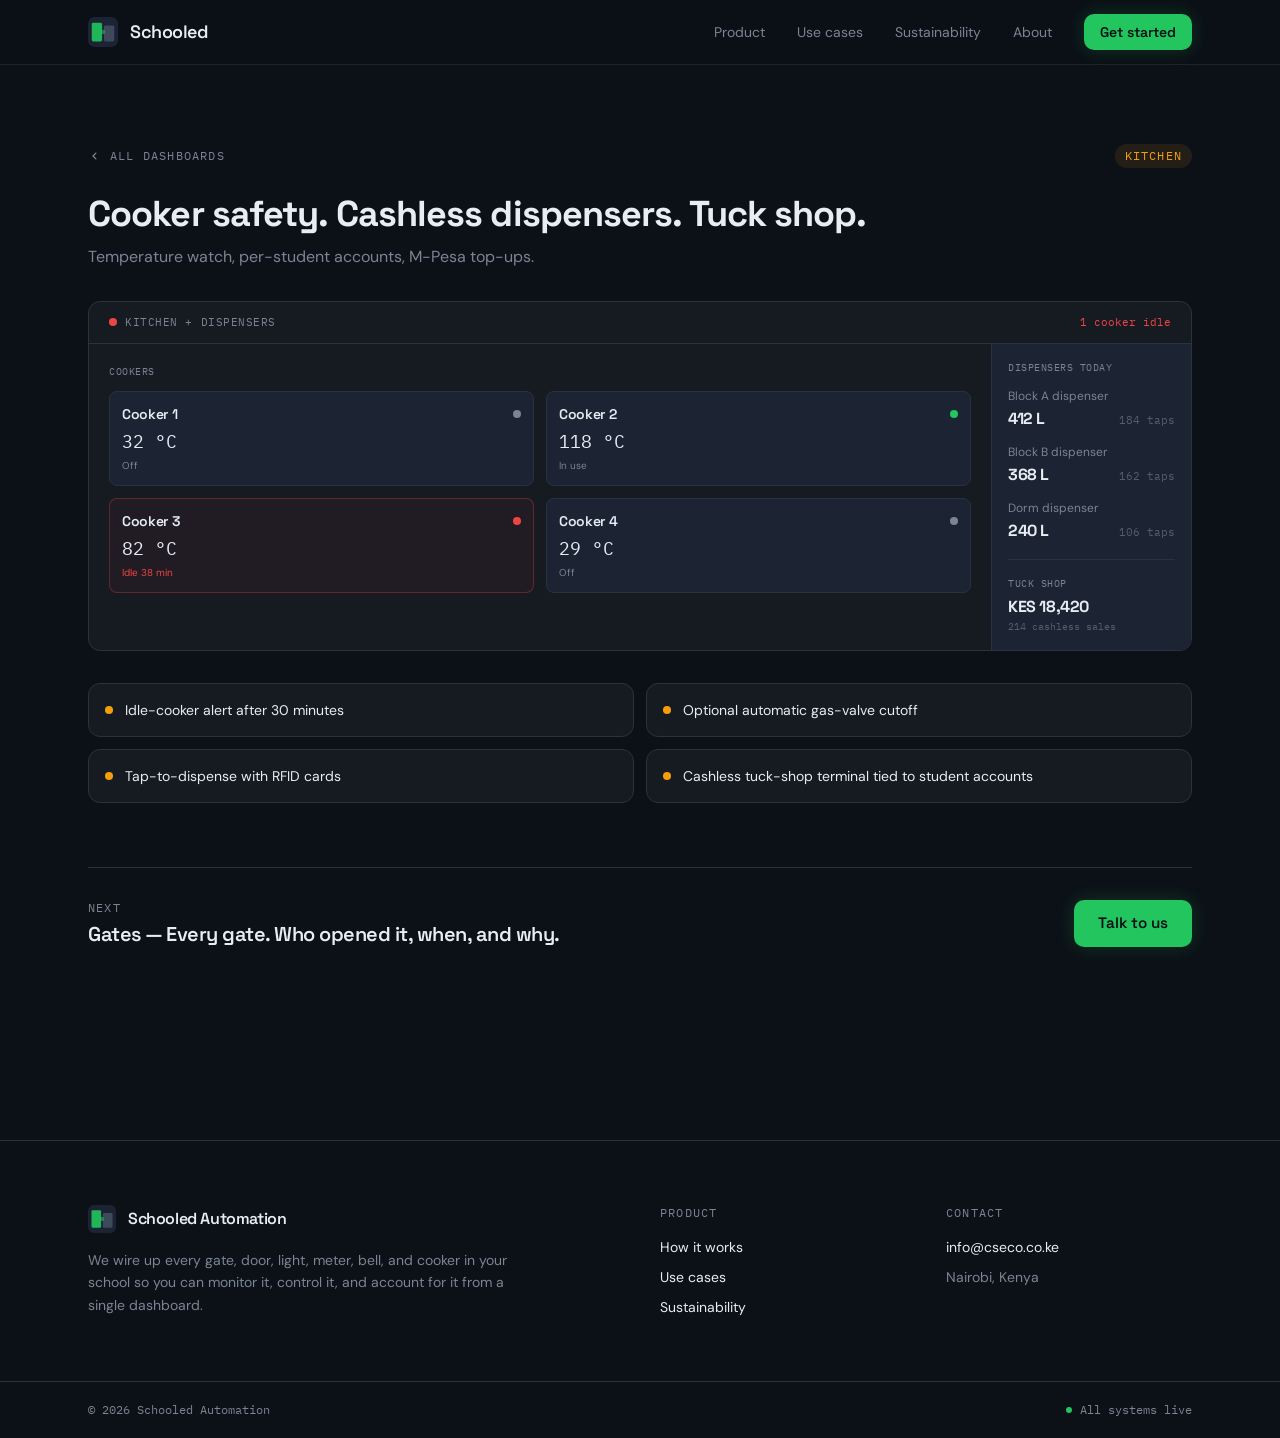
<file: use-cases/cooking-dispensers/index.html>
<!DOCTYPE html><!--WJyxl3WvEwUUkLeyV5elp--><html lang="en"><head><meta charSet="utf-8"/><meta name="viewport" content="width=device-width, initial-scale=1"/><link rel="stylesheet" href="/_next/static/chunks/d0339983c8c9b81f.css" data-precedence="next"/><link rel="preload" as="script" fetchPriority="low" href="/_next/static/chunks/78f17d245f44ecc2.js"/><script src="/_next/static/chunks/65b96ee02177b1b8.js" async=""></script><script src="/_next/static/chunks/c8d0931fee4b59a2.js" async=""></script><script src="/_next/static/chunks/3f893f5065855c86.js" async=""></script><script src="/_next/static/chunks/turbopack-a428b1386a372f87.js" async=""></script><script src="/_next/static/chunks/aa5488182624ddef.js" async=""></script><script src="/_next/static/chunks/ccd5a61a4aa49379.js" async=""></script><script src="/_next/static/chunks/f341ce5ca02cf859.js" async=""></script><title>Kitchen — Schooled Automation</title><meta name="description" content="Your entire compound on one screen."/><link rel="manifest" href="/manifest.json"/><meta property="og:title" content="Schooled Automation"/><meta property="og:description" content="Your entire compound on one screen."/><meta property="og:url" content="https://schooled-automation.cseco.co.ke/"/><meta property="og:site_name" content="Schooled Automation"/><meta property="og:image" content="https://schooled-automation.cseco.co.ke/og-image.png"/><meta property="og:image:width" content="1200"/><meta property="og:image:height" content="630"/><meta property="og:type" content="website"/><meta name="twitter:card" content="summary_large_image"/><meta name="twitter:title" content="Schooled Automation"/><meta name="twitter:description" content="Your entire compound on one screen."/><meta name="twitter:image" content="https://schooled-automation.cseco.co.ke/og-image.png"/><link rel="icon" href="/favicon.svg" type="image/svg+xml"/><link rel="icon" href="/favicon.png" sizes="32x32" type="image/png"/><link rel="apple-touch-icon" href="/apple-touch-icon.png"/><script src="/_next/static/chunks/a6dad97d9634a72d.js" noModule=""></script></head><body class="min-h-screen"><div hidden=""><!--$--><!--/$--></div><header class="fixed top-0 left-0 right-0 z-50 border-b border-[var(--color-border)]/60 bg-[var(--color-base)]/80 backdrop-blur-xl"><div class="max-w-6xl mx-auto px-6 h-16 flex items-center justify-between"><a class="flex items-center gap-3 group" href="/"><svg width="30" height="30" viewBox="0 0 64 64" fill="none" aria-hidden="true"><rect width="64" height="64" rx="14" fill="var(--color-surface-raised)"></rect><rect x="8" y="12" width="22" height="40" rx="3" fill="var(--color-primary)" opacity="0.9"></rect><rect x="34" y="18" width="22" height="34" rx="3" fill="var(--color-border-bright)"></rect><circle cx="32" cy="32" r="5" fill="var(--color-primary)"><animate attributeName="opacity" values="1;0.4;1" dur="2.4s" repeatCount="indefinite"></animate></circle></svg><span class="font-display font-semibold text-[var(--color-text)] tracking-tight text-lg">Schooled</span></a><nav class="hidden md:flex items-center gap-8 text-sm"><a class="text-[var(--color-muted)] hover:text-[var(--color-text)] transition-colors" href="/product/">Product</a><a class="text-[var(--color-muted)] hover:text-[var(--color-text)] transition-colors" href="/use-cases/">Use cases</a><a class="text-[var(--color-muted)] hover:text-[var(--color-text)] transition-colors" href="/sustainability/">Sustainability</a><a class="text-[var(--color-muted)] hover:text-[var(--color-text)] transition-colors" href="/about/">About</a><a class="btn-primary btn-sm" href="/contact/">Get started</a></nav></div></header><main class="max-w-6xl mx-auto px-6 pt-28 md:pt-36 pb-section-lg"><div class="flex items-center justify-between mb-6"><a class="font-mono text-xs uppercase tracking-widest text-[var(--color-muted)] hover:text-[var(--color-text)] transition-colors inline-flex items-center gap-2" href="/use-cases/"><svg width="14" height="14" viewBox="0 0 16 16" fill="currentColor"><path d="M9.53 11.78a.75.75 0 01-1.06 0L5.22 8.53a.75.75 0 010-1.06l3.25-3.25a.75.75 0 111.06 1.06L6.81 8l2.72 2.72a.75.75 0 010 1.06z"></path></svg>All dashboards</a><span class="font-mono text-xs uppercase tracking-widest px-2.5 py-1 rounded-full" style="color:var(--color-warn);background:rgba(245,158,11,0.1)">Kitchen</span></div><div class="mb-8"><h1 class="font-display text-3xl md:text-4xl font-bold leading-tight">Cooker safety. Cashless dispensers. Tuck shop.</h1><p class="mt-2 text-[var(--color-muted)]">Temperature watch, per-student accounts, M-Pesa top-ups.</p></div><div class="card overflow-hidden"><div class="flex items-center justify-between px-5 py-3 border-b border-[var(--color-border)]"><div class="flex items-center gap-2"><span class="w-2 h-2 rounded-full bg-[var(--color-danger)]"></span><span class="font-mono text-[11px] tracking-wider text-[var(--color-muted)]">KITCHEN + DISPENSERS</span></div><span class="font-mono text-[11px] text-[var(--color-danger)]">1 cooker idle</span></div><div class="grid md:grid-cols-[1fr_200px]"><div class="p-5"><p class="font-mono text-[10px] tracking-wider text-[var(--color-muted)] mb-3">COOKERS</p><div class="grid grid-cols-2 gap-3"><div class="rounded-lg p-3 border" style="border-color:var(--color-border);background:var(--color-surface-raised)"><div class="flex items-center justify-between mb-1"><span class="font-display text-sm font-semibold">Cooker 1</span><span class="w-2 h-2 rounded-full" style="background:var(--color-muted)"></span></div><p class="font-mono text-lg">32 °C</p><p class="text-[10px] mt-0.5" style="color:var(--color-muted)">Off</p></div><div class="rounded-lg p-3 border" style="border-color:var(--color-border);background:var(--color-surface-raised)"><div class="flex items-center justify-between mb-1"><span class="font-display text-sm font-semibold">Cooker 2</span><span class="w-2 h-2 rounded-full" style="background:var(--color-primary)"></span></div><p class="font-mono text-lg">118 °C</p><p class="text-[10px] mt-0.5" style="color:var(--color-muted)">In use</p></div><div class="rounded-lg p-3 border" style="border-color:rgba(239,68,68,0.3);background:rgba(239,68,68,0.05)"><div class="flex items-center justify-between mb-1"><span class="font-display text-sm font-semibold">Cooker 3</span><span class="w-2 h-2 rounded-full" style="background:var(--color-danger)"></span></div><p class="font-mono text-lg">82 °C</p><p class="text-[10px] mt-0.5" style="color:var(--color-danger)">Idle 38 min</p></div><div class="rounded-lg p-3 border" style="border-color:var(--color-border);background:var(--color-surface-raised)"><div class="flex items-center justify-between mb-1"><span class="font-display text-sm font-semibold">Cooker 4</span><span class="w-2 h-2 rounded-full" style="background:var(--color-muted)"></span></div><p class="font-mono text-lg">29 °C</p><p class="text-[10px] mt-0.5" style="color:var(--color-muted)">Off</p></div></div></div><div class="border-l border-[var(--color-border)] bg-[var(--color-surface-raised)] p-4"><p class="font-mono text-[10px] tracking-wider text-[var(--color-muted)] mb-3">DISPENSERS TODAY</p><ul class="space-y-3"><li><p class="text-[12px] text-[var(--color-muted)] mb-0.5">Block A dispenser</p><div class="flex items-baseline justify-between"><span class="font-display font-bold">412<!-- --> L</span><span class="font-mono text-[11px] text-[var(--color-muted)]/60">184<!-- --> taps</span></div></li><li><p class="text-[12px] text-[var(--color-muted)] mb-0.5">Block B dispenser</p><div class="flex items-baseline justify-between"><span class="font-display font-bold">368<!-- --> L</span><span class="font-mono text-[11px] text-[var(--color-muted)]/60">162<!-- --> taps</span></div></li><li><p class="text-[12px] text-[var(--color-muted)] mb-0.5">Dorm dispenser</p><div class="flex items-baseline justify-between"><span class="font-display font-bold">240<!-- --> L</span><span class="font-mono text-[11px] text-[var(--color-muted)]/60">106<!-- --> taps</span></div></li></ul><div class="mt-4 pt-4 border-t border-[var(--color-border)]"><p class="font-mono text-[10px] tracking-wider text-[var(--color-muted)] mb-1">TUCK SHOP</p><p class="font-display font-bold">KES 18,420</p><p class="font-mono text-[10px] text-[var(--color-muted)]/60">214 cashless sales</p></div></div></div></div><ul class="mt-8 grid sm:grid-cols-2 gap-3"><li class="card p-4 flex items-center gap-3 text-sm"><span class="w-2 h-2 rounded-full shrink-0" style="background:var(--color-warn)"></span>Idle-cooker alert after 30 minutes</li><li class="card p-4 flex items-center gap-3 text-sm"><span class="w-2 h-2 rounded-full shrink-0" style="background:var(--color-warn)"></span>Optional automatic gas-valve cutoff</li><li class="card p-4 flex items-center gap-3 text-sm"><span class="w-2 h-2 rounded-full shrink-0" style="background:var(--color-warn)"></span>Tap-to-dispense with RFID cards</li><li class="card p-4 flex items-center gap-3 text-sm"><span class="w-2 h-2 rounded-full shrink-0" style="background:var(--color-warn)"></span>Cashless tuck-shop terminal tied to student accounts</li></ul><div class="mt-16 pt-8 border-t border-[var(--color-border)] flex flex-col sm:flex-row items-start sm:items-center justify-between gap-6"><div><p class="font-mono text-xs uppercase tracking-widest text-[var(--color-muted)] mb-1">Next</p><a class="font-display text-xl font-semibold hover:text-[var(--color-primary)] transition-colors" href="/use-cases/gates/">Gates<!-- --> — <!-- -->Every gate. Who opened it, when, and why.</a></div><a href="/contact" class="btn-primary">Talk to us</a></div></main><footer class="border-t border-[var(--color-border)] mt-section-lg"><div class="max-w-6xl mx-auto px-6 py-16 grid md:grid-cols-4 gap-10"><div class="md:col-span-2"><div class="flex items-center gap-3 mb-4"><svg width="28" height="28" viewBox="0 0 64 64" fill="none" aria-hidden="true"><rect width="64" height="64" rx="14" fill="var(--color-surface-raised)"></rect><rect x="8" y="12" width="22" height="40" rx="3" fill="var(--color-primary)" opacity="0.9"></rect><rect x="34" y="18" width="22" height="34" rx="3" fill="var(--color-border-bright)"></rect><circle cx="32" cy="32" r="5" fill="var(--color-primary)"><animate attributeName="opacity" values="1;0.4;1" dur="2.4s" repeatCount="indefinite"></animate></circle></svg><span class="font-display font-semibold text-[var(--color-text)]">Schooled Automation</span></div><p class="text-sm text-[var(--color-muted)] max-w-md leading-relaxed">We wire up every gate, door, light, meter, bell, and cooker in your school so you can monitor it, control it, and account for it from a single dashboard.</p></div><div><p class="font-mono text-xs uppercase tracking-widest text-[var(--color-muted)] mb-4">Product</p><ul class="space-y-2.5 text-sm"><li><a class="text-[var(--color-text)] hover:text-[var(--color-primary)] transition-colors" href="/product/">How it works</a></li><li><a class="text-[var(--color-text)] hover:text-[var(--color-primary)] transition-colors" href="/use-cases/">Use cases</a></li><li><a class="text-[var(--color-text)] hover:text-[var(--color-primary)] transition-colors" href="/sustainability/">Sustainability</a></li></ul></div><div><p class="font-mono text-xs uppercase tracking-widest text-[var(--color-muted)] mb-4">Contact</p><ul class="space-y-2.5 text-sm"><li><a href="mailto:info@cseco.co.ke" class="text-[var(--color-text)] hover:text-[var(--color-primary)] transition-colors">info@cseco.co.ke</a></li><li><span class="text-[var(--color-muted)]">Nairobi, Kenya</span></li></ul></div></div><div class="border-t border-[var(--color-border)]"><div class="max-w-6xl mx-auto px-6 py-5 flex items-center justify-between text-xs text-[var(--color-muted)] font-mono"><span>© <!-- -->2026<!-- --> Schooled Automation</span><span class="flex items-center gap-2"><span class="w-1.5 h-1.5 rounded-full bg-[var(--color-primary)] pulse-green"></span>All systems live</span></div></div></footer><!--$--><!--/$--><script src="/_next/static/chunks/78f17d245f44ecc2.js" id="_R_" async=""></script><script>(self.__next_f=self.__next_f||[]).push([0])</script><script>self.__next_f.push([1,"1:\"$Sreact.fragment\"\n2:I[56698,[\"/_next/static/chunks/aa5488182624ddef.js\",\"/_next/static/chunks/ccd5a61a4aa49379.js\"],\"default\"]\n3:I[35109,[\"/_next/static/chunks/aa5488182624ddef.js\",\"/_next/static/chunks/ccd5a61a4aa49379.js\"],\"default\"]\n5:I[96715,[\"/_next/static/chunks/aa5488182624ddef.js\",\"/_next/static/chunks/ccd5a61a4aa49379.js\"],\"OutletBoundary\"]\n6:\"$Sreact.suspense\"\n8:I[96715,[\"/_next/static/chunks/aa5488182624ddef.js\",\"/_next/static/chunks/ccd5a61a4aa49379.js\"],\"ViewportBoundary\"]\na:I[96715,[\"/_next/static/chunks/aa5488182624ddef.js\",\"/_next/static/chunks/ccd5a61a4aa49379.js\"],\"MetadataBoundary\"]\nc:I[57797,[\"/_next/static/chunks/aa5488182624ddef.js\",\"/_next/static/chunks/ccd5a61a4aa49379.js\"],\"default\"]\n:HL[\"/_next/static/chunks/d0339983c8c9b81f.css\",\"style\"]\n"])</script><script>self.__next_f.push([1,"0:{\"P\":null,\"b\":\"WJyxl3WvEwUUkLeyV5elp\",\"c\":[\"\",\"use-cases\",\"cooking-dispensers\",\"\"],\"q\":\"\",\"i\":false,\"f\":[[[\"\",{\"children\":[\"use-cases\",{\"children\":[[\"slug\",\"cooking-dispensers\",\"d\"],{\"children\":[\"__PAGE__\",{}]}]}]},\"$undefined\",\"$undefined\",true],[[\"$\",\"$1\",\"c\",{\"children\":[[[\"$\",\"link\",\"0\",{\"rel\":\"stylesheet\",\"href\":\"/_next/static/chunks/d0339983c8c9b81f.css\",\"precedence\":\"next\",\"crossOrigin\":\"$undefined\",\"nonce\":\"$undefined\"}]],[\"$\",\"html\",null,{\"lang\":\"en\",\"children\":[\"$\",\"body\",null,{\"className\":\"min-h-screen\",\"children\":[\"$\",\"$L2\",null,{\"parallelRouterKey\":\"children\",\"error\":\"$undefined\",\"errorStyles\":\"$undefined\",\"errorScripts\":\"$undefined\",\"template\":[\"$\",\"$L3\",null,{}],\"templateStyles\":\"$undefined\",\"templateScripts\":\"$undefined\",\"notFound\":[[[\"$\",\"title\",null,{\"children\":\"404: This page could not be found.\"}],[\"$\",\"div\",null,{\"style\":{\"fontFamily\":\"system-ui,\\\"Segoe UI\\\",Roboto,Helvetica,Arial,sans-serif,\\\"Apple Color Emoji\\\",\\\"Segoe UI Emoji\\\"\",\"height\":\"100vh\",\"textAlign\":\"center\",\"display\":\"flex\",\"flexDirection\":\"column\",\"alignItems\":\"center\",\"justifyContent\":\"center\"},\"children\":[\"$\",\"div\",null,{\"children\":[[\"$\",\"style\",null,{\"dangerouslySetInnerHTML\":{\"__html\":\"body{color:#000;background:#fff;margin:0}.next-error-h1{border-right:1px solid rgba(0,0,0,.3)}@media (prefers-color-scheme:dark){body{color:#fff;background:#000}.next-error-h1{border-right:1px solid rgba(255,255,255,.3)}}\"}}],[\"$\",\"h1\",null,{\"className\":\"next-error-h1\",\"style\":{\"display\":\"inline-block\",\"margin\":\"0 20px 0 0\",\"padding\":\"0 23px 0 0\",\"fontSize\":24,\"fontWeight\":500,\"verticalAlign\":\"top\",\"lineHeight\":\"49px\"},\"children\":404}],[\"$\",\"div\",null,{\"style\":{\"display\":\"inline-block\"},\"children\":[\"$\",\"h2\",null,{\"style\":{\"fontSize\":14,\"fontWeight\":400,\"lineHeight\":\"49px\",\"margin\":0},\"children\":\"This page could not be found.\"}]}]]}]}]],[]],\"forbidden\":\"$undefined\",\"unauthorized\":\"$undefined\"}]}]}]]}],{\"children\":[[\"$\",\"$1\",\"c\",{\"children\":[null,[\"$\",\"$L2\",null,{\"parallelRouterKey\":\"children\",\"error\":\"$undefined\",\"errorStyles\":\"$undefined\",\"errorScripts\":\"$undefined\",\"template\":[\"$\",\"$L3\",null,{}],\"templateStyles\":\"$undefined\",\"templateScripts\":\"$undefined\",\"notFound\":\"$undefined\",\"forbidden\":\"$undefined\",\"unauthorized\":\"$undefined\"}]]}],{\"children\":[[\"$\",\"$1\",\"c\",{\"children\":[null,[\"$\",\"$L2\",null,{\"parallelRouterKey\":\"children\",\"error\":\"$undefined\",\"errorStyles\":\"$undefined\",\"errorScripts\":\"$undefined\",\"template\":[\"$\",\"$L3\",null,{}],\"templateStyles\":\"$undefined\",\"templateScripts\":\"$undefined\",\"notFound\":\"$undefined\",\"forbidden\":\"$undefined\",\"unauthorized\":\"$undefined\"}]]}],{\"children\":[[\"$\",\"$1\",\"c\",{\"children\":[\"$L4\",[[\"$\",\"script\",\"script-0\",{\"src\":\"/_next/static/chunks/f341ce5ca02cf859.js\",\"async\":true,\"nonce\":\"$undefined\"}]],[\"$\",\"$L5\",null,{\"children\":[\"$\",\"$6\",null,{\"name\":\"Next.MetadataOutlet\",\"children\":\"$@7\"}]}]]}],{},null,false,false]},null,false,false]},null,false,false]},null,false,false],[\"$\",\"$1\",\"h\",{\"children\":[null,[\"$\",\"$L8\",null,{\"children\":\"$@9\"}],[\"$\",\"div\",null,{\"hidden\":true,\"children\":[\"$\",\"$La\",null,{\"children\":[\"$\",\"$6\",null,{\"name\":\"Next.Metadata\",\"children\":\"$@b\"}]}]}],null]}],false]],\"m\":\"$undefined\",\"G\":[\"$c\",[]],\"S\":true}\n"])</script><script>self.__next_f.push([1,"d:I[1247,[\"/_next/static/chunks/f341ce5ca02cf859.js\"],\"\"]\n"])</script><script>self.__next_f.push([1,"4:[[\"$\",\"header\",null,{\"className\":\"fixed top-0 left-0 right-0 z-50 border-b border-[var(--color-border)]/60 bg-[var(--color-base)]/80 backdrop-blur-xl\",\"children\":[\"$\",\"div\",null,{\"className\":\"max-w-6xl mx-auto px-6 h-16 flex items-center justify-between\",\"children\":[[\"$\",\"$Ld\",null,{\"href\":\"/\",\"className\":\"flex items-center gap-3 group\",\"children\":[[\"$\",\"svg\",null,{\"width\":30,\"height\":30,\"viewBox\":\"0 0 64 64\",\"fill\":\"none\",\"aria-hidden\":\"true\",\"children\":[[\"$\",\"rect\",null,{\"width\":\"64\",\"height\":\"64\",\"rx\":\"14\",\"fill\":\"var(--color-surface-raised)\"}],[\"$\",\"rect\",null,{\"x\":\"8\",\"y\":\"12\",\"width\":\"22\",\"height\":\"40\",\"rx\":\"3\",\"fill\":\"var(--color-primary)\",\"opacity\":\"0.9\"}],[\"$\",\"rect\",null,{\"x\":\"34\",\"y\":\"18\",\"width\":\"22\",\"height\":\"34\",\"rx\":\"3\",\"fill\":\"var(--color-border-bright)\"}],[\"$\",\"circle\",null,{\"cx\":\"32\",\"cy\":\"32\",\"r\":\"5\",\"fill\":\"var(--color-primary)\",\"children\":[\"$\",\"animate\",null,{\"attributeName\":\"opacity\",\"values\":\"1;0.4;1\",\"dur\":\"2.4s\",\"repeatCount\":\"indefinite\"}]}]]}],[\"$\",\"span\",null,{\"className\":\"font-display font-semibold text-[var(--color-text)] tracking-tight text-lg\",\"children\":\"Schooled\"}]]}],[\"$\",\"nav\",null,{\"className\":\"hidden md:flex items-center gap-8 text-sm\",\"children\":[[\"$\",\"$Ld\",null,{\"href\":\"/product\",\"className\":\"text-[var(--color-muted)] hover:text-[var(--color-text)] transition-colors\",\"children\":\"Product\"}],[\"$\",\"$Ld\",null,{\"href\":\"/use-cases\",\"className\":\"text-[var(--color-muted)] hover:text-[var(--color-text)] transition-colors\",\"children\":\"Use cases\"}],[\"$\",\"$Ld\",null,{\"href\":\"/sustainability\",\"className\":\"text-[var(--color-muted)] hover:text-[var(--color-text)] transition-colors\",\"children\":\"Sustainability\"}],[\"$\",\"$Ld\",null,{\"href\":\"/about\",\"className\":\"text-[var(--color-muted)] hover:text-[var(--color-text)] transition-colors\",\"children\":\"About\"}],[\"$\",\"$Ld\",null,{\"href\":\"/contact\",\"className\":\"btn-primary btn-sm\",\"children\":\"Get started\"}]]}]]}]}],[\"$\",\"main\",null,{\"className\":\"max-w-6xl mx-auto px-6 pt-28 md:pt-36 pb-section-lg\",\"children\":[[\"$\",\"div\",null,{\"className\":\"flex items-center justify-between mb-6\",\"children\":[[\"$\",\"$Ld\",null,{\"href\":\"/use-cases\",\"className\":\"font-mono text-xs uppercase tracking-widest text-[var(--color-muted)] hover:text-[var(--color-text)] transition-colors inline-flex items-center gap-2\",\"children\":[[\"$\",\"svg\",null,{\"width\":\"14\",\"height\":\"14\",\"viewBox\":\"0 0 16 16\",\"fill\":\"currentColor\",\"children\":[\"$\",\"path\",null,{\"d\":\"M9.53 11.78a.75.75 0 01-1.06 0L5.22 8.53a.75.75 0 010-1.06l3.25-3.25a.75.75 0 111.06 1.06L6.81 8l2.72 2.72a.75.75 0 010 1.06z\"}]}],\"All dashboards\"]}],[\"$\",\"span\",null,{\"className\":\"font-mono text-xs uppercase tracking-widest px-2.5 py-1 rounded-full\",\"style\":{\"color\":\"var(--color-warn)\",\"background\":\"rgba(245,158,11,0.1)\"},\"children\":\"Kitchen\"}]]}],[\"$\",\"div\",null,{\"className\":\"mb-8\",\"children\":[[\"$\",\"h1\",null,{\"className\":\"font-display text-3xl md:text-4xl font-bold leading-tight\",\"children\":\"Cooker safety. Cashless dispensers. Tuck shop.\"}],[\"$\",\"p\",null,{\"className\":\"mt-2 text-[var(--color-muted)]\",\"children\":\"Temperature watch, per-student accounts, M-Pesa top-ups.\"}]]}],[\"$\",\"div\",null,{\"className\":\"card overflow-hidden\",\"children\":[[\"$\",\"div\",null,{\"className\":\"flex items-center justify-between px-5 py-3 border-b border-[var(--color-border)]\",\"children\":[[\"$\",\"div\",null,{\"className\":\"flex items-center gap-2\",\"children\":[[\"$\",\"span\",null,{\"className\":\"w-2 h-2 rounded-full bg-[var(--color-danger)]\"}],[\"$\",\"span\",null,{\"className\":\"font-mono text-[11px] tracking-wider text-[var(--color-muted)]\",\"children\":\"KITCHEN + DISPENSERS\"}]]}],[\"$\",\"span\",null,{\"className\":\"font-mono text-[11px] text-[var(--color-danger)]\",\"children\":\"1 cooker idle\"}]]}],[\"$\",\"div\",null,{\"className\":\"grid md:grid-cols-[1fr_200px]\",\"children\":[[\"$\",\"div\",null,{\"className\":\"p-5\",\"children\":[[\"$\",\"p\",null,{\"className\":\"font-mono text-[10px] tracking-wider text-[var(--color-muted)] mb-3\",\"children\":\"COOKERS\"}],[\"$\",\"div\",null,{\"className\":\"grid grid-cols-2 gap-3\",\"children\":[[\"$\",\"div\",\"Cooker 1\",{\"className\":\"rounded-lg p-3 border\",\"style\":{\"borderColor\":\"var(--color-border)\",\"background\":\"var(--color-surface-raised)\"},\"children\":[[\"$\",\"div\",null,{\"className\":\"flex items-center justify-between mb-1\",\"children\":[\"$Le\",\"$Lf\"]}],\"$L10\",\"$L11\"]}],\"$L12\",\"$L13\",\"$L14\"]}]]}],\"$L15\"]}]]}],\"$L16\",\"$L17\"]}],\"$L18\"]\n"])</script><script>self.__next_f.push([1,"e:[\"$\",\"span\",null,{\"className\":\"font-display text-sm font-semibold\",\"children\":\"Cooker 1\"}]\nf:[\"$\",\"span\",null,{\"className\":\"w-2 h-2 rounded-full\",\"style\":{\"background\":\"var(--color-muted)\"}}]\n10:[\"$\",\"p\",null,{\"className\":\"font-mono text-lg\",\"children\":\"32 °C\"}]\n11:[\"$\",\"p\",null,{\"className\":\"text-[10px] mt-0.5\",\"style\":{\"color\":\"var(--color-muted)\"},\"children\":\"Off\"}]\n12:[\"$\",\"div\",\"Cooker 2\",{\"className\":\"rounded-lg p-3 border\",\"style\":{\"borderColor\":\"var(--color-border)\",\"background\":\"var(--color-surface-raised)\"},\"children\":[[\"$\",\"div\",null,{\"className\":\"flex items-center justify-between mb-1\",\"children\":[[\"$\",\"span\",null,{\"className\":\"font-display text-sm font-semibold\",\"children\":\"Cooker 2\"}],[\"$\",\"span\",null,{\"className\":\"w-2 h-2 rounded-full\",\"style\":{\"background\":\"var(--color-primary)\"}}]]}],[\"$\",\"p\",null,{\"className\":\"font-mono text-lg\",\"children\":\"118 °C\"}],[\"$\",\"p\",null,{\"className\":\"text-[10px] mt-0.5\",\"style\":{\"color\":\"var(--color-muted)\"},\"children\":\"In use\"}]]}]\n13:[\"$\",\"div\",\"Cooker 3\",{\"className\":\"rounded-lg p-3 border\",\"style\":{\"borderColor\":\"rgba(239,68,68,0.3)\",\"background\":\"rgba(239,68,68,0.05)\"},\"children\":[[\"$\",\"div\",null,{\"className\":\"flex items-center justify-between mb-1\",\"children\":[[\"$\",\"span\",null,{\"className\":\"font-display text-sm font-semibold\",\"children\":\"Cooker 3\"}],[\"$\",\"span\",null,{\"className\":\"w-2 h-2 rounded-full\",\"style\":{\"background\":\"var(--color-danger)\"}}]]}],[\"$\",\"p\",null,{\"className\":\"font-mono text-lg\",\"children\":\"82 °C\"}],[\"$\",\"p\",null,{\"className\":\"text-[10px] mt-0.5\",\"style\":{\"color\":\"var(--color-danger)\"},\"children\":\"Idle 38 min\"}]]}]\n14:[\"$\",\"div\",\"Cooker 4\",{\"className\":\"rounded-lg p-3 border\",\"style\":{\"borderColor\":\"var(--color-border)\",\"background\":\"var(--color-surface-raised)\"},\"children\":[[\"$\",\"div\",null,{\"className\":\"flex items-center justify-between mb-1\",\"children\":[[\"$\",\"span\",null,{\"className\":\"font-display text-sm font-semibold\",\"children\":\"Cooker 4\"}],[\"$\",\"span\",null,{\"className\":\"w-2 h-2 rounded-full\",\"style\":{\"background\":\"var(--color-muted)\"}}]]}],[\"$\",\"p\",null,{\"className\":\"font-mono text-lg\",\"children\":\"29 °C\"}],[\"$\",\"p\",null,{\"className\":\"text-[10px] mt-0.5\",\"style\":{\"color\":\"var(--color-muted)\"},\"children\":\"Off\"}]]}]\n"])</script><script>self.__next_f.push([1,"15:[\"$\",\"div\",null,{\"className\":\"border-l border-[var(--color-border)] bg-[var(--color-surface-raised)] p-4\",\"children\":[[\"$\",\"p\",null,{\"className\":\"font-mono text-[10px] tracking-wider text-[var(--color-muted)] mb-3\",\"children\":\"DISPENSERS TODAY\"}],[\"$\",\"ul\",null,{\"className\":\"space-y-3\",\"children\":[[\"$\",\"li\",\"Block A dispenser\",{\"children\":[[\"$\",\"p\",null,{\"className\":\"text-[12px] text-[var(--color-muted)] mb-0.5\",\"children\":\"Block A dispenser\"}],[\"$\",\"div\",null,{\"className\":\"flex items-baseline justify-between\",\"children\":[[\"$\",\"span\",null,{\"className\":\"font-display font-bold\",\"children\":[412,\" L\"]}],[\"$\",\"span\",null,{\"className\":\"font-mono text-[11px] text-[var(--color-muted)]/60\",\"children\":[184,\" taps\"]}]]}]]}],[\"$\",\"li\",\"Block B dispenser\",{\"children\":[[\"$\",\"p\",null,{\"className\":\"text-[12px] text-[var(--color-muted)] mb-0.5\",\"children\":\"Block B dispenser\"}],[\"$\",\"div\",null,{\"className\":\"flex items-baseline justify-between\",\"children\":[[\"$\",\"span\",null,{\"className\":\"font-display font-bold\",\"children\":[368,\" L\"]}],[\"$\",\"span\",null,{\"className\":\"font-mono text-[11px] text-[var(--color-muted)]/60\",\"children\":[162,\" taps\"]}]]}]]}],[\"$\",\"li\",\"Dorm dispenser\",{\"children\":[[\"$\",\"p\",null,{\"className\":\"text-[12px] text-[var(--color-muted)] mb-0.5\",\"children\":\"Dorm dispenser\"}],[\"$\",\"div\",null,{\"className\":\"flex items-baseline justify-between\",\"children\":[[\"$\",\"span\",null,{\"className\":\"font-display font-bold\",\"children\":[240,\" L\"]}],[\"$\",\"span\",null,{\"className\":\"font-mono text-[11px] text-[var(--color-muted)]/60\",\"children\":[106,\" taps\"]}]]}]]}]]}],[\"$\",\"div\",null,{\"className\":\"mt-4 pt-4 border-t border-[var(--color-border)]\",\"children\":[[\"$\",\"p\",null,{\"className\":\"font-mono text-[10px] tracking-wider text-[var(--color-muted)] mb-1\",\"children\":\"TUCK SHOP\"}],[\"$\",\"p\",null,{\"className\":\"font-display font-bold\",\"children\":\"KES 18,420\"}],[\"$\",\"p\",null,{\"className\":\"font-mono text-[10px] text-[var(--color-muted)]/60\",\"children\":\"214 cashless sales\"}]]}]]}]\n"])</script><script>self.__next_f.push([1,"16:[\"$\",\"ul\",null,{\"className\":\"mt-8 grid sm:grid-cols-2 gap-3\",\"children\":[[\"$\",\"li\",\"Idle-cooker alert after 30 minutes\",{\"className\":\"card p-4 flex items-center gap-3 text-sm\",\"children\":[[\"$\",\"span\",null,{\"className\":\"w-2 h-2 rounded-full shrink-0\",\"style\":{\"background\":\"var(--color-warn)\"}}],\"Idle-cooker alert after 30 minutes\"]}],[\"$\",\"li\",\"Optional automatic gas-valve cutoff\",{\"className\":\"card p-4 flex items-center gap-3 text-sm\",\"children\":[[\"$\",\"span\",null,{\"className\":\"w-2 h-2 rounded-full shrink-0\",\"style\":{\"background\":\"var(--color-warn)\"}}],\"Optional automatic gas-valve cutoff\"]}],[\"$\",\"li\",\"Tap-to-dispense with RFID cards\",{\"className\":\"card p-4 flex items-center gap-3 text-sm\",\"children\":[[\"$\",\"span\",null,{\"className\":\"w-2 h-2 rounded-full shrink-0\",\"style\":{\"background\":\"var(--color-warn)\"}}],\"Tap-to-dispense with RFID cards\"]}],[\"$\",\"li\",\"Cashless tuck-shop terminal tied to student accounts\",{\"className\":\"card p-4 flex items-center gap-3 text-sm\",\"children\":[[\"$\",\"span\",null,{\"className\":\"w-2 h-2 rounded-full shrink-0\",\"style\":{\"background\":\"var(--color-warn)\"}}],\"Cashless tuck-shop terminal tied to student accounts\"]}]]}]\n17:[\"$\",\"div\",null,{\"className\":\"mt-16 pt-8 border-t border-[var(--color-border)] flex flex-col sm:flex-row items-start sm:items-center justify-between gap-6\",\"children\":[[\"$\",\"div\",null,{\"children\":[[\"$\",\"p\",null,{\"className\":\"font-mono text-xs uppercase tracking-widest text-[var(--color-muted)] mb-1\",\"children\":\"Next\"}],[\"$\",\"$Ld\",null,{\"href\":\"/use-cases/gates\",\"className\":\"font-display text-xl font-semibold hover:text-[var(--color-primary)] transition-colors\",\"children\":[\"Gates\",\" — \",\"Every gate. Who opened it, when, and why.\"]}]]}],[\"$\",\"a\",null,{\"href\":\"/contact\",\"className\":\"btn-primary\",\"children\":\"Talk to us\"}]]}]\n"])</script><script>self.__next_f.push([1,"18:[\"$\",\"footer\",null,{\"className\":\"border-t border-[var(--color-border)] mt-section-lg\",\"children\":[[\"$\",\"div\",null,{\"className\":\"max-w-6xl mx-auto px-6 py-16 grid md:grid-cols-4 gap-10\",\"children\":[[\"$\",\"div\",null,{\"className\":\"md:col-span-2\",\"children\":[[\"$\",\"div\",null,{\"className\":\"flex items-center gap-3 mb-4\",\"children\":[[\"$\",\"svg\",null,{\"width\":28,\"height\":28,\"viewBox\":\"0 0 64 64\",\"fill\":\"none\",\"aria-hidden\":\"true\",\"children\":[[\"$\",\"rect\",null,{\"width\":\"64\",\"height\":\"64\",\"rx\":\"14\",\"fill\":\"var(--color-surface-raised)\"}],[\"$\",\"rect\",null,{\"x\":\"8\",\"y\":\"12\",\"width\":\"22\",\"height\":\"40\",\"rx\":\"3\",\"fill\":\"var(--color-primary)\",\"opacity\":\"0.9\"}],[\"$\",\"rect\",null,{\"x\":\"34\",\"y\":\"18\",\"width\":\"22\",\"height\":\"34\",\"rx\":\"3\",\"fill\":\"var(--color-border-bright)\"}],[\"$\",\"circle\",null,{\"cx\":\"32\",\"cy\":\"32\",\"r\":\"5\",\"fill\":\"var(--color-primary)\",\"children\":[\"$\",\"animate\",null,{\"attributeName\":\"opacity\",\"values\":\"1;0.4;1\",\"dur\":\"2.4s\",\"repeatCount\":\"indefinite\"}]}]]}],[\"$\",\"span\",null,{\"className\":\"font-display font-semibold text-[var(--color-text)]\",\"children\":\"Schooled Automation\"}]]}],[\"$\",\"p\",null,{\"className\":\"text-sm text-[var(--color-muted)] max-w-md leading-relaxed\",\"children\":\"We wire up every gate, door, light, meter, bell, and cooker in your school so you can monitor it, control it, and account for it from a single dashboard.\"}]]}],[\"$\",\"div\",null,{\"children\":[[\"$\",\"p\",null,{\"className\":\"font-mono text-xs uppercase tracking-widest text-[var(--color-muted)] mb-4\",\"children\":\"Product\"}],[\"$\",\"ul\",null,{\"className\":\"space-y-2.5 text-sm\",\"children\":[[\"$\",\"li\",null,{\"children\":[\"$\",\"$Ld\",null,{\"href\":\"/product\",\"className\":\"text-[var(--color-text)] hover:text-[var(--color-primary)] transition-colors\",\"children\":\"How it works\"}]}],[\"$\",\"li\",null,{\"children\":[\"$\",\"$Ld\",null,{\"href\":\"/use-cases\",\"className\":\"text-[var(--color-text)] hover:text-[var(--color-primary)] transition-colors\",\"children\":\"Use cases\"}]}],[\"$\",\"li\",null,{\"children\":[\"$\",\"$Ld\",null,{\"href\":\"/sustainability\",\"className\":\"text-[var(--color-text)] hover:text-[var(--color-primary)] transition-colors\",\"children\":\"Sustainability\"}]}]]}]]}],[\"$\",\"div\",null,{\"children\":[[\"$\",\"p\",null,{\"className\":\"font-mono text-xs uppercase tracking-widest text-[var(--color-muted)] mb-4\",\"children\":\"Contact\"}],[\"$\",\"ul\",null,{\"className\":\"space-y-2.5 text-sm\",\"children\":[[\"$\",\"li\",null,{\"children\":[\"$\",\"a\",null,{\"href\":\"mailto:info@cseco.co.ke\",\"className\":\"text-[var(--color-text)] hover:text-[var(--color-primary)] transition-colors\",\"children\":\"info@cseco.co.ke\"}]}],[\"$\",\"li\",null,{\"children\":[\"$\",\"span\",null,{\"className\":\"text-[var(--color-muted)]\",\"children\":\"Nairobi, Kenya\"}]}]]}]]}]]}],[\"$\",\"div\",null,{\"className\":\"border-t border-[var(--color-border)]\",\"children\":[\"$\",\"div\",null,{\"className\":\"max-w-6xl mx-auto px-6 py-5 flex items-center justify-between text-xs text-[var(--color-muted)] font-mono\",\"children\":[[\"$\",\"span\",null,{\"children\":[\"© \",2026,\" Schooled Automation\"]}],[\"$\",\"span\",null,{\"className\":\"flex items-center gap-2\",\"children\":[[\"$\",\"span\",null,{\"className\":\"w-1.5 h-1.5 rounded-full bg-[var(--color-primary)] pulse-green\"}],\"All systems live\"]}]]}]}]]}]\n"])</script><script>self.__next_f.push([1,"9:[[\"$\",\"meta\",\"0\",{\"charSet\":\"utf-8\"}],[\"$\",\"meta\",\"1\",{\"name\":\"viewport\",\"content\":\"width=device-width, initial-scale=1\"}]]\n"])</script><script>self.__next_f.push([1,"19:I[17276,[\"/_next/static/chunks/aa5488182624ddef.js\",\"/_next/static/chunks/ccd5a61a4aa49379.js\"],\"IconMark\"]\n"])</script><script>self.__next_f.push([1,"b:[[\"$\",\"title\",\"0\",{\"children\":\"Kitchen — Schooled Automation\"}],[\"$\",\"meta\",\"1\",{\"name\":\"description\",\"content\":\"Your entire compound on one screen.\"}],[\"$\",\"link\",\"2\",{\"rel\":\"manifest\",\"href\":\"/manifest.json\",\"crossOrigin\":\"$undefined\"}],[\"$\",\"meta\",\"3\",{\"property\":\"og:title\",\"content\":\"Schooled Automation\"}],[\"$\",\"meta\",\"4\",{\"property\":\"og:description\",\"content\":\"Your entire compound on one screen.\"}],[\"$\",\"meta\",\"5\",{\"property\":\"og:url\",\"content\":\"https://schooled-automation.cseco.co.ke/\"}],[\"$\",\"meta\",\"6\",{\"property\":\"og:site_name\",\"content\":\"Schooled Automation\"}],[\"$\",\"meta\",\"7\",{\"property\":\"og:image\",\"content\":\"https://schooled-automation.cseco.co.ke/og-image.png\"}],[\"$\",\"meta\",\"8\",{\"property\":\"og:image:width\",\"content\":\"1200\"}],[\"$\",\"meta\",\"9\",{\"property\":\"og:image:height\",\"content\":\"630\"}],[\"$\",\"meta\",\"10\",{\"property\":\"og:type\",\"content\":\"website\"}],[\"$\",\"meta\",\"11\",{\"name\":\"twitter:card\",\"content\":\"summary_large_image\"}],[\"$\",\"meta\",\"12\",{\"name\":\"twitter:title\",\"content\":\"Schooled Automation\"}],[\"$\",\"meta\",\"13\",{\"name\":\"twitter:description\",\"content\":\"Your entire compound on one screen.\"}],[\"$\",\"meta\",\"14\",{\"name\":\"twitter:image\",\"content\":\"https://schooled-automation.cseco.co.ke/og-image.png\"}],[\"$\",\"link\",\"15\",{\"rel\":\"icon\",\"href\":\"/favicon.svg\",\"type\":\"image/svg+xml\"}],[\"$\",\"link\",\"16\",{\"rel\":\"icon\",\"href\":\"/favicon.png\",\"sizes\":\"32x32\",\"type\":\"image/png\"}],[\"$\",\"link\",\"17\",{\"rel\":\"apple-touch-icon\",\"href\":\"/apple-touch-icon.png\"}],[\"$\",\"$L19\",\"18\",{}]]\n"])</script><script>self.__next_f.push([1,"7:null\n"])</script></body></html>
</file>
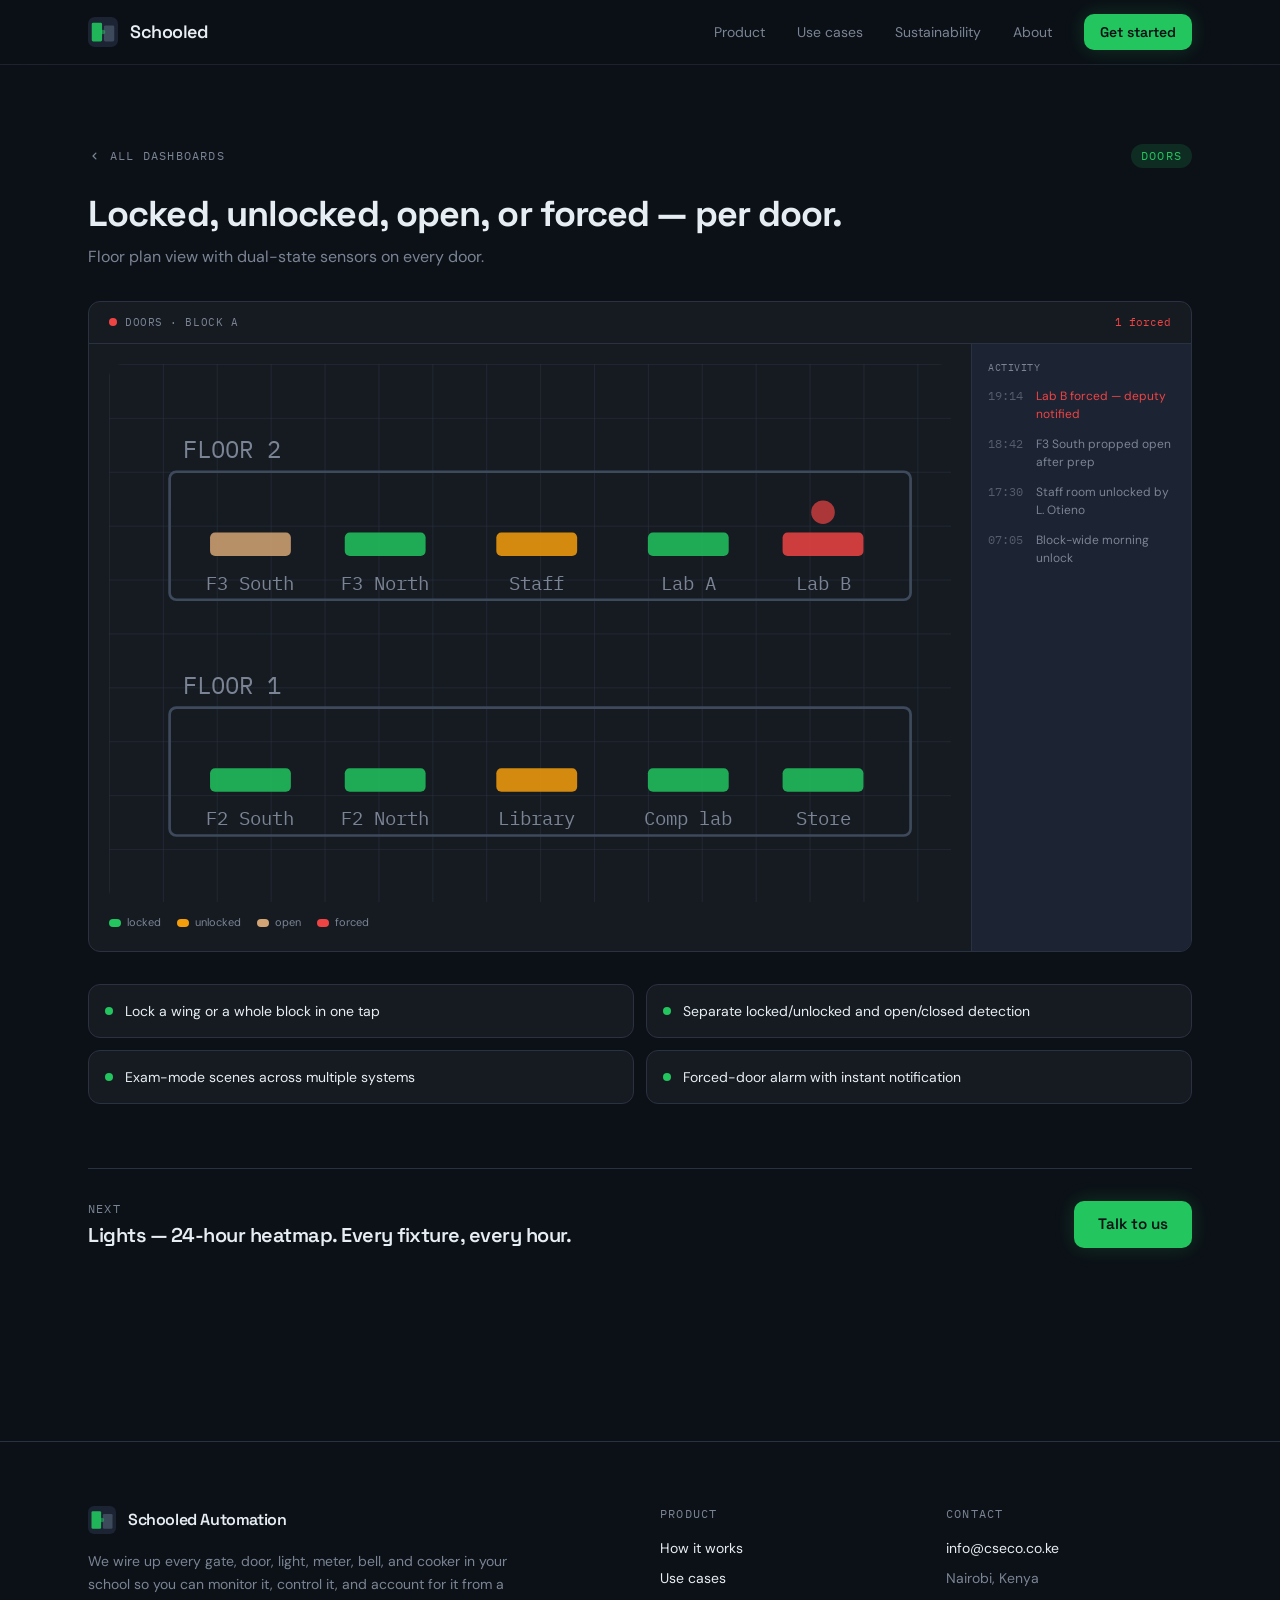
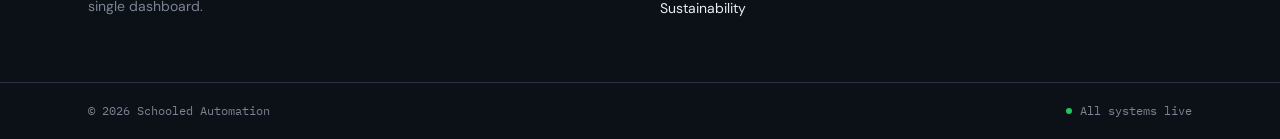
<file: use-cases/doors/index.html>
<!DOCTYPE html><!--WJyxl3WvEwUUkLeyV5elp--><html lang="en"><head><meta charSet="utf-8"/><meta name="viewport" content="width=device-width, initial-scale=1"/><link rel="stylesheet" href="/_next/static/chunks/d0339983c8c9b81f.css" data-precedence="next"/><link rel="preload" as="script" fetchPriority="low" href="/_next/static/chunks/78f17d245f44ecc2.js"/><script src="/_next/static/chunks/65b96ee02177b1b8.js" async=""></script><script src="/_next/static/chunks/c8d0931fee4b59a2.js" async=""></script><script src="/_next/static/chunks/3f893f5065855c86.js" async=""></script><script src="/_next/static/chunks/turbopack-a428b1386a372f87.js" async=""></script><script src="/_next/static/chunks/aa5488182624ddef.js" async=""></script><script src="/_next/static/chunks/ccd5a61a4aa49379.js" async=""></script><script src="/_next/static/chunks/f341ce5ca02cf859.js" async=""></script><title>Doors — Schooled Automation</title><meta name="description" content="Your entire compound on one screen."/><link rel="manifest" href="/manifest.json"/><meta property="og:title" content="Schooled Automation"/><meta property="og:description" content="Your entire compound on one screen."/><meta property="og:url" content="https://schooled-automation.cseco.co.ke/"/><meta property="og:site_name" content="Schooled Automation"/><meta property="og:image" content="https://schooled-automation.cseco.co.ke/og-image.png"/><meta property="og:image:width" content="1200"/><meta property="og:image:height" content="630"/><meta property="og:type" content="website"/><meta name="twitter:card" content="summary_large_image"/><meta name="twitter:title" content="Schooled Automation"/><meta name="twitter:description" content="Your entire compound on one screen."/><meta name="twitter:image" content="https://schooled-automation.cseco.co.ke/og-image.png"/><link rel="icon" href="/favicon.svg" type="image/svg+xml"/><link rel="icon" href="/favicon.png" sizes="32x32" type="image/png"/><link rel="apple-touch-icon" href="/apple-touch-icon.png"/><script src="/_next/static/chunks/a6dad97d9634a72d.js" noModule=""></script></head><body class="min-h-screen"><div hidden=""><!--$--><!--/$--></div><header class="fixed top-0 left-0 right-0 z-50 border-b border-[var(--color-border)]/60 bg-[var(--color-base)]/80 backdrop-blur-xl"><div class="max-w-6xl mx-auto px-6 h-16 flex items-center justify-between"><a class="flex items-center gap-3 group" href="/"><svg width="30" height="30" viewBox="0 0 64 64" fill="none" aria-hidden="true"><rect width="64" height="64" rx="14" fill="var(--color-surface-raised)"></rect><rect x="8" y="12" width="22" height="40" rx="3" fill="var(--color-primary)" opacity="0.9"></rect><rect x="34" y="18" width="22" height="34" rx="3" fill="var(--color-border-bright)"></rect><circle cx="32" cy="32" r="5" fill="var(--color-primary)"><animate attributeName="opacity" values="1;0.4;1" dur="2.4s" repeatCount="indefinite"></animate></circle></svg><span class="font-display font-semibold text-[var(--color-text)] tracking-tight text-lg">Schooled</span></a><nav class="hidden md:flex items-center gap-8 text-sm"><a class="text-[var(--color-muted)] hover:text-[var(--color-text)] transition-colors" href="/product/">Product</a><a class="text-[var(--color-muted)] hover:text-[var(--color-text)] transition-colors" href="/use-cases/">Use cases</a><a class="text-[var(--color-muted)] hover:text-[var(--color-text)] transition-colors" href="/sustainability/">Sustainability</a><a class="text-[var(--color-muted)] hover:text-[var(--color-text)] transition-colors" href="/about/">About</a><a class="btn-primary btn-sm" href="/contact/">Get started</a></nav></div></header><main class="max-w-6xl mx-auto px-6 pt-28 md:pt-36 pb-section-lg"><div class="flex items-center justify-between mb-6"><a class="font-mono text-xs uppercase tracking-widest text-[var(--color-muted)] hover:text-[var(--color-text)] transition-colors inline-flex items-center gap-2" href="/use-cases/"><svg width="14" height="14" viewBox="0 0 16 16" fill="currentColor"><path d="M9.53 11.78a.75.75 0 01-1.06 0L5.22 8.53a.75.75 0 010-1.06l3.25-3.25a.75.75 0 111.06 1.06L6.81 8l2.72 2.72a.75.75 0 010 1.06z"></path></svg>All dashboards</a><span class="font-mono text-xs uppercase tracking-widest px-2.5 py-1 rounded-full" style="color:var(--color-primary);background:var(--color-primary-glow)">Doors</span></div><div class="mb-8"><h1 class="font-display text-3xl md:text-4xl font-bold leading-tight">Locked, unlocked, open, or forced — per door.</h1><p class="mt-2 text-[var(--color-muted)]">Floor plan view with dual-state sensors on every door.</p></div><div class="card overflow-hidden"><div class="flex items-center justify-between px-5 py-3 border-b border-[var(--color-border)]"><div class="flex items-center gap-2"><span class="w-2 h-2 rounded-full bg-[var(--color-danger)]"></span><span class="font-mono text-[11px] tracking-wider text-[var(--color-muted)]">DOORS · BLOCK A</span></div><span class="font-mono text-[11px] text-[var(--color-danger)]">1 forced</span></div><div class="grid md:grid-cols-[1fr_220px]"><div class="p-5"><svg viewBox="0 0 250 160" class="w-full h-auto"><defs><pattern id="door-grid" width="16" height="16" patternUnits="userSpaceOnUse"><path d="M 16 0 L 0 0 0 16" fill="none" stroke="var(--color-border)" stroke-width="0.3"></path></pattern></defs><rect width="250" height="160" fill="url(#door-grid)" rx="4"></rect><rect x="18" y="32" width="220" height="38" rx="2" fill="none" stroke="var(--color-border-bright)" stroke-width="0.8"></rect><text x="22" y="28" fill="var(--color-muted)" font-size="7" font-family="IBM Plex Mono, monospace">FLOOR 2</text><rect x="18" y="102" width="220" height="38" rx="2" fill="none" stroke="var(--color-border-bright)" stroke-width="0.8"></rect><text x="22" y="98" fill="var(--color-muted)" font-size="7" font-family="IBM Plex Mono, monospace">FLOOR 1</text><g><rect x="30" y="50" width="24" height="7" rx="1.5" fill="#D4A574" opacity="0.85"></rect><text x="42" y="67" text-anchor="middle" fill="var(--color-muted)" font-size="5.5" font-family="IBM Plex Mono, monospace">F3 South</text></g><g><rect x="70" y="50" width="24" height="7" rx="1.5" fill="#22C55E" opacity="0.85"></rect><text x="82" y="67" text-anchor="middle" fill="var(--color-muted)" font-size="5.5" font-family="IBM Plex Mono, monospace">F3 North</text></g><g><rect x="115" y="50" width="24" height="7" rx="1.5" fill="#F59E0B" opacity="0.85"></rect><text x="127" y="67" text-anchor="middle" fill="var(--color-muted)" font-size="5.5" font-family="IBM Plex Mono, monospace">Staff</text></g><g><rect x="160" y="50" width="24" height="7" rx="1.5" fill="#22C55E" opacity="0.85"></rect><text x="172" y="67" text-anchor="middle" fill="var(--color-muted)" font-size="5.5" font-family="IBM Plex Mono, monospace">Lab A</text></g><g><rect x="200" y="50" width="24" height="7" rx="1.5" fill="#EF4444" opacity="0.85"></rect><circle cx="212" cy="44" r="3.5" fill="#EF4444"><animate attributeName="opacity" values="1;0.2;1" dur="1.2s" repeatCount="indefinite"></animate></circle><text x="212" y="67" text-anchor="middle" fill="var(--color-muted)" font-size="5.5" font-family="IBM Plex Mono, monospace">Lab B</text></g><g><rect x="30" y="120" width="24" height="7" rx="1.5" fill="#22C55E" opacity="0.85"></rect><text x="42" y="137" text-anchor="middle" fill="var(--color-muted)" font-size="5.5" font-family="IBM Plex Mono, monospace">F2 South</text></g><g><rect x="70" y="120" width="24" height="7" rx="1.5" fill="#22C55E" opacity="0.85"></rect><text x="82" y="137" text-anchor="middle" fill="var(--color-muted)" font-size="5.5" font-family="IBM Plex Mono, monospace">F2 North</text></g><g><rect x="115" y="120" width="24" height="7" rx="1.5" fill="#F59E0B" opacity="0.85"></rect><text x="127" y="137" text-anchor="middle" fill="var(--color-muted)" font-size="5.5" font-family="IBM Plex Mono, monospace">Library</text></g><g><rect x="160" y="120" width="24" height="7" rx="1.5" fill="#22C55E" opacity="0.85"></rect><text x="172" y="137" text-anchor="middle" fill="var(--color-muted)" font-size="5.5" font-family="IBM Plex Mono, monospace">Comp lab</text></g><g><rect x="200" y="120" width="24" height="7" rx="1.5" fill="#22C55E" opacity="0.85"></rect><text x="212" y="137" text-anchor="middle" fill="var(--color-muted)" font-size="5.5" font-family="IBM Plex Mono, monospace">Store</text></g></svg><div class="mt-3 flex flex-wrap gap-4 text-[11px]"><span class="flex items-center gap-1.5 text-[var(--color-muted)]"><span class="w-3 h-2 rounded-sm" style="background:#22C55E"></span>locked</span><span class="flex items-center gap-1.5 text-[var(--color-muted)]"><span class="w-3 h-2 rounded-sm" style="background:#F59E0B"></span>unlocked</span><span class="flex items-center gap-1.5 text-[var(--color-muted)]"><span class="w-3 h-2 rounded-sm" style="background:#D4A574"></span>open</span><span class="flex items-center gap-1.5 text-[var(--color-muted)]"><span class="w-3 h-2 rounded-sm" style="background:#EF4444"></span>forced</span></div></div><div class="border-l border-[var(--color-border)] bg-[var(--color-surface-raised)] p-4"><p class="font-mono text-[10px] tracking-wider text-[var(--color-muted)] mb-3">ACTIVITY</p><ul class="space-y-3"><li class="flex items-start gap-2 text-[12px]"><span class="font-mono text-[var(--color-muted)]/60 shrink-0 w-10">19:14</span><span class="text-[var(--color-danger)]">Lab B forced — deputy notified</span></li><li class="flex items-start gap-2 text-[12px]"><span class="font-mono text-[var(--color-muted)]/60 shrink-0 w-10">18:42</span><span class="text-[var(--color-muted)]">F3 South propped open after prep</span></li><li class="flex items-start gap-2 text-[12px]"><span class="font-mono text-[var(--color-muted)]/60 shrink-0 w-10">17:30</span><span class="text-[var(--color-muted)]">Staff room unlocked by L. Otieno</span></li><li class="flex items-start gap-2 text-[12px]"><span class="font-mono text-[var(--color-muted)]/60 shrink-0 w-10">07:05</span><span class="text-[var(--color-muted)]">Block-wide morning unlock</span></li></ul></div></div></div><ul class="mt-8 grid sm:grid-cols-2 gap-3"><li class="card p-4 flex items-center gap-3 text-sm"><span class="w-2 h-2 rounded-full shrink-0" style="background:var(--color-primary)"></span>Lock a wing or a whole block in one tap</li><li class="card p-4 flex items-center gap-3 text-sm"><span class="w-2 h-2 rounded-full shrink-0" style="background:var(--color-primary)"></span>Separate locked/unlocked and open/closed detection</li><li class="card p-4 flex items-center gap-3 text-sm"><span class="w-2 h-2 rounded-full shrink-0" style="background:var(--color-primary)"></span>Exam-mode scenes across multiple systems</li><li class="card p-4 flex items-center gap-3 text-sm"><span class="w-2 h-2 rounded-full shrink-0" style="background:var(--color-primary)"></span>Forced-door alarm with instant notification</li></ul><div class="mt-16 pt-8 border-t border-[var(--color-border)] flex flex-col sm:flex-row items-start sm:items-center justify-between gap-6"><div><p class="font-mono text-xs uppercase tracking-widest text-[var(--color-muted)] mb-1">Next</p><a class="font-display text-xl font-semibold hover:text-[var(--color-primary)] transition-colors" href="/use-cases/lights/">Lights<!-- --> — <!-- -->24-hour heatmap. Every fixture, every hour.</a></div><a href="/contact" class="btn-primary">Talk to us</a></div></main><footer class="border-t border-[var(--color-border)] mt-section-lg"><div class="max-w-6xl mx-auto px-6 py-16 grid md:grid-cols-4 gap-10"><div class="md:col-span-2"><div class="flex items-center gap-3 mb-4"><svg width="28" height="28" viewBox="0 0 64 64" fill="none" aria-hidden="true"><rect width="64" height="64" rx="14" fill="var(--color-surface-raised)"></rect><rect x="8" y="12" width="22" height="40" rx="3" fill="var(--color-primary)" opacity="0.9"></rect><rect x="34" y="18" width="22" height="34" rx="3" fill="var(--color-border-bright)"></rect><circle cx="32" cy="32" r="5" fill="var(--color-primary)"><animate attributeName="opacity" values="1;0.4;1" dur="2.4s" repeatCount="indefinite"></animate></circle></svg><span class="font-display font-semibold text-[var(--color-text)]">Schooled Automation</span></div><p class="text-sm text-[var(--color-muted)] max-w-md leading-relaxed">We wire up every gate, door, light, meter, bell, and cooker in your school so you can monitor it, control it, and account for it from a single dashboard.</p></div><div><p class="font-mono text-xs uppercase tracking-widest text-[var(--color-muted)] mb-4">Product</p><ul class="space-y-2.5 text-sm"><li><a class="text-[var(--color-text)] hover:text-[var(--color-primary)] transition-colors" href="/product/">How it works</a></li><li><a class="text-[var(--color-text)] hover:text-[var(--color-primary)] transition-colors" href="/use-cases/">Use cases</a></li><li><a class="text-[var(--color-text)] hover:text-[var(--color-primary)] transition-colors" href="/sustainability/">Sustainability</a></li></ul></div><div><p class="font-mono text-xs uppercase tracking-widest text-[var(--color-muted)] mb-4">Contact</p><ul class="space-y-2.5 text-sm"><li><a href="mailto:info@cseco.co.ke" class="text-[var(--color-text)] hover:text-[var(--color-primary)] transition-colors">info@cseco.co.ke</a></li><li><span class="text-[var(--color-muted)]">Nairobi, Kenya</span></li></ul></div></div><div class="border-t border-[var(--color-border)]"><div class="max-w-6xl mx-auto px-6 py-5 flex items-center justify-between text-xs text-[var(--color-muted)] font-mono"><span>© <!-- -->2026<!-- --> Schooled Automation</span><span class="flex items-center gap-2"><span class="w-1.5 h-1.5 rounded-full bg-[var(--color-primary)] pulse-green"></span>All systems live</span></div></div></footer><!--$--><!--/$--><script src="/_next/static/chunks/78f17d245f44ecc2.js" id="_R_" async=""></script><script>(self.__next_f=self.__next_f||[]).push([0])</script><script>self.__next_f.push([1,"1:\"$Sreact.fragment\"\n2:I[56698,[\"/_next/static/chunks/aa5488182624ddef.js\",\"/_next/static/chunks/ccd5a61a4aa49379.js\"],\"default\"]\n3:I[35109,[\"/_next/static/chunks/aa5488182624ddef.js\",\"/_next/static/chunks/ccd5a61a4aa49379.js\"],\"default\"]\n5:I[96715,[\"/_next/static/chunks/aa5488182624ddef.js\",\"/_next/static/chunks/ccd5a61a4aa49379.js\"],\"OutletBoundary\"]\n6:\"$Sreact.suspense\"\n8:I[96715,[\"/_next/static/chunks/aa5488182624ddef.js\",\"/_next/static/chunks/ccd5a61a4aa49379.js\"],\"ViewportBoundary\"]\na:I[96715,[\"/_next/static/chunks/aa5488182624ddef.js\",\"/_next/static/chunks/ccd5a61a4aa49379.js\"],\"MetadataBoundary\"]\nc:I[57797,[\"/_next/static/chunks/aa5488182624ddef.js\",\"/_next/static/chunks/ccd5a61a4aa49379.js\"],\"default\"]\n:HL[\"/_next/static/chunks/d0339983c8c9b81f.css\",\"style\"]\n"])</script><script>self.__next_f.push([1,"0:{\"P\":null,\"b\":\"WJyxl3WvEwUUkLeyV5elp\",\"c\":[\"\",\"use-cases\",\"doors\",\"\"],\"q\":\"\",\"i\":false,\"f\":[[[\"\",{\"children\":[\"use-cases\",{\"children\":[[\"slug\",\"doors\",\"d\"],{\"children\":[\"__PAGE__\",{}]}]}]},\"$undefined\",\"$undefined\",true],[[\"$\",\"$1\",\"c\",{\"children\":[[[\"$\",\"link\",\"0\",{\"rel\":\"stylesheet\",\"href\":\"/_next/static/chunks/d0339983c8c9b81f.css\",\"precedence\":\"next\",\"crossOrigin\":\"$undefined\",\"nonce\":\"$undefined\"}]],[\"$\",\"html\",null,{\"lang\":\"en\",\"children\":[\"$\",\"body\",null,{\"className\":\"min-h-screen\",\"children\":[\"$\",\"$L2\",null,{\"parallelRouterKey\":\"children\",\"error\":\"$undefined\",\"errorStyles\":\"$undefined\",\"errorScripts\":\"$undefined\",\"template\":[\"$\",\"$L3\",null,{}],\"templateStyles\":\"$undefined\",\"templateScripts\":\"$undefined\",\"notFound\":[[[\"$\",\"title\",null,{\"children\":\"404: This page could not be found.\"}],[\"$\",\"div\",null,{\"style\":{\"fontFamily\":\"system-ui,\\\"Segoe UI\\\",Roboto,Helvetica,Arial,sans-serif,\\\"Apple Color Emoji\\\",\\\"Segoe UI Emoji\\\"\",\"height\":\"100vh\",\"textAlign\":\"center\",\"display\":\"flex\",\"flexDirection\":\"column\",\"alignItems\":\"center\",\"justifyContent\":\"center\"},\"children\":[\"$\",\"div\",null,{\"children\":[[\"$\",\"style\",null,{\"dangerouslySetInnerHTML\":{\"__html\":\"body{color:#000;background:#fff;margin:0}.next-error-h1{border-right:1px solid rgba(0,0,0,.3)}@media (prefers-color-scheme:dark){body{color:#fff;background:#000}.next-error-h1{border-right:1px solid rgba(255,255,255,.3)}}\"}}],[\"$\",\"h1\",null,{\"className\":\"next-error-h1\",\"style\":{\"display\":\"inline-block\",\"margin\":\"0 20px 0 0\",\"padding\":\"0 23px 0 0\",\"fontSize\":24,\"fontWeight\":500,\"verticalAlign\":\"top\",\"lineHeight\":\"49px\"},\"children\":404}],[\"$\",\"div\",null,{\"style\":{\"display\":\"inline-block\"},\"children\":[\"$\",\"h2\",null,{\"style\":{\"fontSize\":14,\"fontWeight\":400,\"lineHeight\":\"49px\",\"margin\":0},\"children\":\"This page could not be found.\"}]}]]}]}]],[]],\"forbidden\":\"$undefined\",\"unauthorized\":\"$undefined\"}]}]}]]}],{\"children\":[[\"$\",\"$1\",\"c\",{\"children\":[null,[\"$\",\"$L2\",null,{\"parallelRouterKey\":\"children\",\"error\":\"$undefined\",\"errorStyles\":\"$undefined\",\"errorScripts\":\"$undefined\",\"template\":[\"$\",\"$L3\",null,{}],\"templateStyles\":\"$undefined\",\"templateScripts\":\"$undefined\",\"notFound\":\"$undefined\",\"forbidden\":\"$undefined\",\"unauthorized\":\"$undefined\"}]]}],{\"children\":[[\"$\",\"$1\",\"c\",{\"children\":[null,[\"$\",\"$L2\",null,{\"parallelRouterKey\":\"children\",\"error\":\"$undefined\",\"errorStyles\":\"$undefined\",\"errorScripts\":\"$undefined\",\"template\":[\"$\",\"$L3\",null,{}],\"templateStyles\":\"$undefined\",\"templateScripts\":\"$undefined\",\"notFound\":\"$undefined\",\"forbidden\":\"$undefined\",\"unauthorized\":\"$undefined\"}]]}],{\"children\":[[\"$\",\"$1\",\"c\",{\"children\":[\"$L4\",[[\"$\",\"script\",\"script-0\",{\"src\":\"/_next/static/chunks/f341ce5ca02cf859.js\",\"async\":true,\"nonce\":\"$undefined\"}]],[\"$\",\"$L5\",null,{\"children\":[\"$\",\"$6\",null,{\"name\":\"Next.MetadataOutlet\",\"children\":\"$@7\"}]}]]}],{},null,false,false]},null,false,false]},null,false,false]},null,false,false],[\"$\",\"$1\",\"h\",{\"children\":[null,[\"$\",\"$L8\",null,{\"children\":\"$@9\"}],[\"$\",\"div\",null,{\"hidden\":true,\"children\":[\"$\",\"$La\",null,{\"children\":[\"$\",\"$6\",null,{\"name\":\"Next.Metadata\",\"children\":\"$@b\"}]}]}],null]}],false]],\"m\":\"$undefined\",\"G\":[\"$c\",[]],\"S\":true}\n"])</script><script>self.__next_f.push([1,"d:I[1247,[\"/_next/static/chunks/f341ce5ca02cf859.js\"],\"\"]\n"])</script><script>self.__next_f.push([1,"4:[[\"$\",\"header\",null,{\"className\":\"fixed top-0 left-0 right-0 z-50 border-b border-[var(--color-border)]/60 bg-[var(--color-base)]/80 backdrop-blur-xl\",\"children\":[\"$\",\"div\",null,{\"className\":\"max-w-6xl mx-auto px-6 h-16 flex items-center justify-between\",\"children\":[[\"$\",\"$Ld\",null,{\"href\":\"/\",\"className\":\"flex items-center gap-3 group\",\"children\":[[\"$\",\"svg\",null,{\"width\":30,\"height\":30,\"viewBox\":\"0 0 64 64\",\"fill\":\"none\",\"aria-hidden\":\"true\",\"children\":[[\"$\",\"rect\",null,{\"width\":\"64\",\"height\":\"64\",\"rx\":\"14\",\"fill\":\"var(--color-surface-raised)\"}],[\"$\",\"rect\",null,{\"x\":\"8\",\"y\":\"12\",\"width\":\"22\",\"height\":\"40\",\"rx\":\"3\",\"fill\":\"var(--color-primary)\",\"opacity\":\"0.9\"}],[\"$\",\"rect\",null,{\"x\":\"34\",\"y\":\"18\",\"width\":\"22\",\"height\":\"34\",\"rx\":\"3\",\"fill\":\"var(--color-border-bright)\"}],[\"$\",\"circle\",null,{\"cx\":\"32\",\"cy\":\"32\",\"r\":\"5\",\"fill\":\"var(--color-primary)\",\"children\":[\"$\",\"animate\",null,{\"attributeName\":\"opacity\",\"values\":\"1;0.4;1\",\"dur\":\"2.4s\",\"repeatCount\":\"indefinite\"}]}]]}],[\"$\",\"span\",null,{\"className\":\"font-display font-semibold text-[var(--color-text)] tracking-tight text-lg\",\"children\":\"Schooled\"}]]}],[\"$\",\"nav\",null,{\"className\":\"hidden md:flex items-center gap-8 text-sm\",\"children\":[[\"$\",\"$Ld\",null,{\"href\":\"/product\",\"className\":\"text-[var(--color-muted)] hover:text-[var(--color-text)] transition-colors\",\"children\":\"Product\"}],[\"$\",\"$Ld\",null,{\"href\":\"/use-cases\",\"className\":\"text-[var(--color-muted)] hover:text-[var(--color-text)] transition-colors\",\"children\":\"Use cases\"}],[\"$\",\"$Ld\",null,{\"href\":\"/sustainability\",\"className\":\"text-[var(--color-muted)] hover:text-[var(--color-text)] transition-colors\",\"children\":\"Sustainability\"}],[\"$\",\"$Ld\",null,{\"href\":\"/about\",\"className\":\"text-[var(--color-muted)] hover:text-[var(--color-text)] transition-colors\",\"children\":\"About\"}],[\"$\",\"$Ld\",null,{\"href\":\"/contact\",\"className\":\"btn-primary btn-sm\",\"children\":\"Get started\"}]]}]]}]}],[\"$\",\"main\",null,{\"className\":\"max-w-6xl mx-auto px-6 pt-28 md:pt-36 pb-section-lg\",\"children\":[[\"$\",\"div\",null,{\"className\":\"flex items-center justify-between mb-6\",\"children\":[[\"$\",\"$Ld\",null,{\"href\":\"/use-cases\",\"className\":\"font-mono text-xs uppercase tracking-widest text-[var(--color-muted)] hover:text-[var(--color-text)] transition-colors inline-flex items-center gap-2\",\"children\":[[\"$\",\"svg\",null,{\"width\":\"14\",\"height\":\"14\",\"viewBox\":\"0 0 16 16\",\"fill\":\"currentColor\",\"children\":[\"$\",\"path\",null,{\"d\":\"M9.53 11.78a.75.75 0 01-1.06 0L5.22 8.53a.75.75 0 010-1.06l3.25-3.25a.75.75 0 111.06 1.06L6.81 8l2.72 2.72a.75.75 0 010 1.06z\"}]}],\"All dashboards\"]}],[\"$\",\"span\",null,{\"className\":\"font-mono text-xs uppercase tracking-widest px-2.5 py-1 rounded-full\",\"style\":{\"color\":\"var(--color-primary)\",\"background\":\"var(--color-primary-glow)\"},\"children\":\"Doors\"}]]}],[\"$\",\"div\",null,{\"className\":\"mb-8\",\"children\":[[\"$\",\"h1\",null,{\"className\":\"font-display text-3xl md:text-4xl font-bold leading-tight\",\"children\":\"Locked, unlocked, open, or forced — per door.\"}],[\"$\",\"p\",null,{\"className\":\"mt-2 text-[var(--color-muted)]\",\"children\":\"Floor plan view with dual-state sensors on every door.\"}]]}],[\"$\",\"div\",null,{\"className\":\"card overflow-hidden\",\"children\":[[\"$\",\"div\",null,{\"className\":\"flex items-center justify-between px-5 py-3 border-b border-[var(--color-border)]\",\"children\":[[\"$\",\"div\",null,{\"className\":\"flex items-center gap-2\",\"children\":[[\"$\",\"span\",null,{\"className\":\"w-2 h-2 rounded-full bg-[var(--color-danger)]\"}],[\"$\",\"span\",null,{\"className\":\"font-mono text-[11px] tracking-wider text-[var(--color-muted)]\",\"children\":\"DOORS · BLOCK A\"}]]}],[\"$\",\"span\",null,{\"className\":\"font-mono text-[11px] text-[var(--color-danger)]\",\"children\":\"1 forced\"}]]}],[\"$\",\"div\",null,{\"className\":\"grid md:grid-cols-[1fr_220px]\",\"children\":[[\"$\",\"div\",null,{\"className\":\"p-5\",\"children\":[[\"$\",\"svg\",null,{\"viewBox\":\"0 0 250 160\",\"className\":\"w-full h-auto\",\"children\":[[\"$\",\"defs\",null,{\"children\":[\"$\",\"pattern\",null,{\"id\":\"door-grid\",\"width\":\"16\",\"height\":\"16\",\"patternUnits\":\"userSpaceOnUse\",\"children\":[\"$\",\"path\",null,{\"d\":\"M 16 0 L 0 0 0 16\",\"fill\":\"none\",\"stroke\":\"var(--color-border)\",\"strokeWidth\":\"0.3\"}]}]}],[\"$\",\"rect\",null,{\"width\":\"250\",\"height\":\"160\",\"fill\":\"url(#door-grid)\",\"rx\":\"4\"}],[\"$\",\"rect\",null,{\"x\":\"18\",\"y\":\"32\",\"width\":\"220\",\"height\":\"38\",\"rx\":\"2\",\"fill\":\"none\",\"stroke\":\"var(--color-border-bright)\",\"strokeWidth\":\"0.8\"}],\"$Le\",\"$Lf\",\"$L10\",[\"$L11\",\"$L12\",\"$L13\",\"$L14\",\"$L15\",\"$L16\",\"$L17\",\"$L18\",\"$L19\",\"$L1a\"]]}],\"$L1b\"]}],\"$L1c\"]}]]}],\"$L1d\",\"$L1e\"]}],\"$L1f\"]\n"])</script><script>self.__next_f.push([1,"e:[\"$\",\"text\",null,{\"x\":\"22\",\"y\":\"28\",\"fill\":\"var(--color-muted)\",\"fontSize\":\"7\",\"fontFamily\":\"IBM Plex Mono, monospace\",\"children\":\"FLOOR 2\"}]\nf:[\"$\",\"rect\",null,{\"x\":\"18\",\"y\":\"102\",\"width\":\"220\",\"height\":\"38\",\"rx\":\"2\",\"fill\":\"none\",\"stroke\":\"var(--color-border-bright)\",\"strokeWidth\":\"0.8\"}]\n10:[\"$\",\"text\",null,{\"x\":\"22\",\"y\":\"98\",\"fill\":\"var(--color-muted)\",\"fontSize\":\"7\",\"fontFamily\":\"IBM Plex Mono, monospace\",\"children\":\"FLOOR 1\"}]\n11:[\"$\",\"g\",\"F3 South\",{\"children\":[[\"$\",\"rect\",null,{\"x\":30,\"y\":50,\"width\":24,\"height\":7,\"rx\":\"1.5\",\"fill\":\"#D4A574\",\"opacity\":0.85}],false,[\"$\",\"text\",null,{\"x\":42,\"y\":67,\"textAnchor\":\"middle\",\"fill\":\"var(--color-muted)\",\"fontSize\":\"5.5\",\"fontFamily\":\"IBM Plex Mono, monospace\",\"children\":\"F3 South\"}]]}]\n12:[\"$\",\"g\",\"F3 North\",{\"children\":[[\"$\",\"rect\",null,{\"x\":70,\"y\":50,\"width\":24,\"height\":7,\"rx\":\"1.5\",\"fill\":\"#22C55E\",\"opacity\":0.85}],false,[\"$\",\"text\",null,{\"x\":82,\"y\":67,\"textAnchor\":\"middle\",\"fill\":\"var(--color-muted)\",\"fontSize\":\"5.5\",\"fontFamily\":\"IBM Plex Mono, monospace\",\"children\":\"F3 North\"}]]}]\n13:[\"$\",\"g\",\"Staff\",{\"children\":[[\"$\",\"rect\",null,{\"x\":115,\"y\":50,\"width\":24,\"height\":7,\"rx\":\"1.5\",\"fill\":\"#F59E0B\",\"opacity\":0.85}],false,[\"$\",\"text\",null,{\"x\":127,\"y\":67,\"textAnchor\":\"middle\",\"fill\":\"var(--color-muted)\",\"fontSize\":\"5.5\",\"fontFamily\":\"IBM Plex Mono, monospace\",\"children\":\"Staff\"}]]}]\n14:[\"$\",\"g\",\"Lab A\",{\"children\":[[\"$\",\"rect\",null,{\"x\":160,\"y\":50,\"width\":24,\"height\":7,\"rx\":\"1.5\",\"fill\":\"#22C55E\",\"opacity\":0.85}],false,[\"$\",\"text\",null,{\"x\":172,\"y\":67,\"textAnchor\":\"middle\",\"fill\":\"var(--color-muted)\",\"fontSize\":\"5.5\",\"fontFamily\":\"IBM Plex Mono, monospace\",\"children\":\"Lab A\"}]]}]\n15:[\"$\",\"g\",\"Lab B\",{\"children\":[[\"$\",\"rect\",null,{\"x\":200,\"y\":50,\"width\":24,\"height\":7,\"rx\":\"1.5\",\"fill\":\"#EF4444\",\"opacity\":0.85}],[\"$\",\"circle\",null,{\"cx\":212,\"cy\":44,\"r\":\"3.5\",\"fill\":\"#EF4444\",\"children\":[\"$\",\"animate\",null,{\"attributeName\":\"opacity\",\"values\":\"1;0.2;1\",\"dur\":\"1.2s\",\"repeatCount\":\"indefinite\"}]}],[\"$\",\"text\",null,{\"x\":212,\"y\":67,\"textAnchor\":\"middle\",\"fill\":\"var(--color-muted)\",\"fontSize\":\"5.5\",\"fontFamily\":\"IBM Plex Mono, monospace\",\"children\":\"Lab B\"}]]}]\n16:[\"$\",\"g\",\"F2 South\",{\"children\":[[\"$\",\"rect\",null,{\"x\":30,\"y\":120,\"width\":24,\"height\":7,\"rx\":\"1.5\",\"fill\":\"#22C55E\",\"opacity\":0.85}],false,[\"$\",\"text\",null,{\"x\":42,\"y\":137,\"textAnchor\":\"middle\",\"fill\":\"var(--color-muted)\",\"fontSize\":\"5.5\",\"fontFamily\":\"IBM Plex Mono, monospace\",\"children\":\"F2 South\"}]]}]\n17:[\"$\",\"g\",\"F2 North\",{\"children\":[[\"$\",\"rect\",null,{\"x\":70,\"y\":120,\"width\":24,\"height\":7,\"rx\":\"1.5\",\"fill\":\"#22C55E\",\"opacity\":0.85}],false,[\"$\",\"text\",null,{\"x\":82,\"y\":137,\"textAnchor\":\"middle\",\"fill\":\"var(--color-muted)\",\"fontSize\":\"5.5\",\"fontFamily\":\"IBM Plex Mono, monospace\",\"children\":\"F2 North\"}]]}]\n18:[\"$\",\"g\",\"Library\",{\"children\":[[\"$\",\"rect\",null,{\"x\":115,\"y\":120,\"width\":24,\"height\":7,\"rx\":\"1.5\",\"fill\":\"#F59E0B\",\"opacity\":0.85}],false,[\"$\",\"text\",null,{\"x\":127,\"y\":137,\"textAnchor\":\"middle\",\"fill\":\"var(--color-muted)\",\"fontSize\":\"5.5\",\"fontFamily\":\"IBM Plex Mono, monospace\",\"children\":\"Library\"}]]}]\n19:[\"$\",\"g\",\"Comp lab\",{\"children\":[[\"$\",\"rect\",null,{\"x\":160,\"y\":120,\"width\":24,\"height\":7,\"rx\":\"1.5\",\"fill\":\"#22C55E\",\"opacity\":0.85}],false,[\"$\",\"text\",null,{\"x\":172,\"y\":137,\"textAnchor\":\"middle\",\"fill\":\"var(--color-muted)\",\"fontSize\":\"5.5\",\"fontFamily\":\"IBM Plex Mono, monospace\",\"children\":\"Comp lab\"}]]}]\n1a:[\"$\",\"g\",\"Store\",{\"children\":[[\"$\",\"rect\",null,{\"x\":200,\"y\":120,\"width\":24,\"height\":7,\"rx\":\"1.5\",\"fill\":\"#22C55E\",\"opacity\":0.85}],false,[\"$\",\"text\",null,{\"x\":212,\"y\":137,\"textAnchor\":\"middle\",\"fill\":\"var(--color-muted)\",\"fontSize\":\"5.5\",\"fontFamily\":\"IBM Plex Mono, monospace\",\"children\":\"Store\"}]]}]\n1b:[\"$\",\"div\",null,{\"className\":\"mt-3 flex flex-wrap gap-4 text-[11px]\",\"children\":[[\"$\",\"span\",\"locked\",{\"className\":\"flex items-center gap-1.5 text-[var(--color-muted)]\",\"children\":[[\"$\",\"span\",null,{\"className\":\"w-3 h-2 rounded-sm\",\"style\":{\"background\":\"#22C55E\"}}],\"locked\"]}],[\"$\",\"span\",\"unlocked\",{\"className\":\"flex items-center gap-1.5 text-[var(--color-muted)]\",\"children\":[[\"$\",\"span\",null,{\"className"])</script><script>self.__next_f.push([1,"\":\"w-3 h-2 rounded-sm\",\"style\":{\"background\":\"#F59E0B\"}}],\"unlocked\"]}],[\"$\",\"span\",\"open\",{\"className\":\"flex items-center gap-1.5 text-[var(--color-muted)]\",\"children\":[[\"$\",\"span\",null,{\"className\":\"w-3 h-2 rounded-sm\",\"style\":{\"background\":\"#D4A574\"}}],\"open\"]}],[\"$\",\"span\",\"forced\",{\"className\":\"flex items-center gap-1.5 text-[var(--color-muted)]\",\"children\":[[\"$\",\"span\",null,{\"className\":\"w-3 h-2 rounded-sm\",\"style\":{\"background\":\"#EF4444\"}}],\"forced\"]}]]}]\n"])</script><script>self.__next_f.push([1,"1c:[\"$\",\"div\",null,{\"className\":\"border-l border-[var(--color-border)] bg-[var(--color-surface-raised)] p-4\",\"children\":[[\"$\",\"p\",null,{\"className\":\"font-mono text-[10px] tracking-wider text-[var(--color-muted)] mb-3\",\"children\":\"ACTIVITY\"}],[\"$\",\"ul\",null,{\"className\":\"space-y-3\",\"children\":[[\"$\",\"li\",\"0\",{\"className\":\"flex items-start gap-2 text-[12px]\",\"children\":[[\"$\",\"span\",null,{\"className\":\"font-mono text-[var(--color-muted)]/60 shrink-0 w-10\",\"children\":\"19:14\"}],[\"$\",\"span\",null,{\"className\":\"text-[var(--color-danger)]\",\"children\":\"Lab B forced — deputy notified\"}]]}],[\"$\",\"li\",\"1\",{\"className\":\"flex items-start gap-2 text-[12px]\",\"children\":[[\"$\",\"span\",null,{\"className\":\"font-mono text-[var(--color-muted)]/60 shrink-0 w-10\",\"children\":\"18:42\"}],[\"$\",\"span\",null,{\"className\":\"text-[var(--color-muted)]\",\"children\":\"F3 South propped open after prep\"}]]}],[\"$\",\"li\",\"2\",{\"className\":\"flex items-start gap-2 text-[12px]\",\"children\":[[\"$\",\"span\",null,{\"className\":\"font-mono text-[var(--color-muted)]/60 shrink-0 w-10\",\"children\":\"17:30\"}],[\"$\",\"span\",null,{\"className\":\"text-[var(--color-muted)]\",\"children\":\"Staff room unlocked by L. Otieno\"}]]}],[\"$\",\"li\",\"3\",{\"className\":\"flex items-start gap-2 text-[12px]\",\"children\":[[\"$\",\"span\",null,{\"className\":\"font-mono text-[var(--color-muted)]/60 shrink-0 w-10\",\"children\":\"07:05\"}],[\"$\",\"span\",null,{\"className\":\"text-[var(--color-muted)]\",\"children\":\"Block-wide morning unlock\"}]]}]]}]]}]\n"])</script><script>self.__next_f.push([1,"1d:[\"$\",\"ul\",null,{\"className\":\"mt-8 grid sm:grid-cols-2 gap-3\",\"children\":[[\"$\",\"li\",\"Lock a wing or a whole block in one tap\",{\"className\":\"card p-4 flex items-center gap-3 text-sm\",\"children\":[[\"$\",\"span\",null,{\"className\":\"w-2 h-2 rounded-full shrink-0\",\"style\":{\"background\":\"var(--color-primary)\"}}],\"Lock a wing or a whole block in one tap\"]}],[\"$\",\"li\",\"Separate locked/unlocked and open/closed detection\",{\"className\":\"card p-4 flex items-center gap-3 text-sm\",\"children\":[[\"$\",\"span\",null,{\"className\":\"w-2 h-2 rounded-full shrink-0\",\"style\":{\"background\":\"var(--color-primary)\"}}],\"Separate locked/unlocked and open/closed detection\"]}],[\"$\",\"li\",\"Exam-mode scenes across multiple systems\",{\"className\":\"card p-4 flex items-center gap-3 text-sm\",\"children\":[[\"$\",\"span\",null,{\"className\":\"w-2 h-2 rounded-full shrink-0\",\"style\":{\"background\":\"var(--color-primary)\"}}],\"Exam-mode scenes across multiple systems\"]}],[\"$\",\"li\",\"Forced-door alarm with instant notification\",{\"className\":\"card p-4 flex items-center gap-3 text-sm\",\"children\":[[\"$\",\"span\",null,{\"className\":\"w-2 h-2 rounded-full shrink-0\",\"style\":{\"background\":\"var(--color-primary)\"}}],\"Forced-door alarm with instant notification\"]}]]}]\n1e:[\"$\",\"div\",null,{\"className\":\"mt-16 pt-8 border-t border-[var(--color-border)] flex flex-col sm:flex-row items-start sm:items-center justify-between gap-6\",\"children\":[[\"$\",\"div\",null,{\"children\":[[\"$\",\"p\",null,{\"className\":\"font-mono text-xs uppercase tracking-widest text-[var(--color-muted)] mb-1\",\"children\":\"Next\"}],[\"$\",\"$Ld\",null,{\"href\":\"/use-cases/lights\",\"className\":\"font-display text-xl font-semibold hover:text-[var(--color-primary)] transition-colors\",\"children\":[\"Lights\",\" — \",\"24-hour heatmap. Every fixture, every hour.\"]}]]}],[\"$\",\"a\",null,{\"href\":\"/contact\",\"className\":\"btn-primary\",\"children\":\"Talk to us\"}]]}]\n"])</script><script>self.__next_f.push([1,"1f:[\"$\",\"footer\",null,{\"className\":\"border-t border-[var(--color-border)] mt-section-lg\",\"children\":[[\"$\",\"div\",null,{\"className\":\"max-w-6xl mx-auto px-6 py-16 grid md:grid-cols-4 gap-10\",\"children\":[[\"$\",\"div\",null,{\"className\":\"md:col-span-2\",\"children\":[[\"$\",\"div\",null,{\"className\":\"flex items-center gap-3 mb-4\",\"children\":[[\"$\",\"svg\",null,{\"width\":28,\"height\":28,\"viewBox\":\"0 0 64 64\",\"fill\":\"none\",\"aria-hidden\":\"true\",\"children\":[[\"$\",\"rect\",null,{\"width\":\"64\",\"height\":\"64\",\"rx\":\"14\",\"fill\":\"var(--color-surface-raised)\"}],[\"$\",\"rect\",null,{\"x\":\"8\",\"y\":\"12\",\"width\":\"22\",\"height\":\"40\",\"rx\":\"3\",\"fill\":\"var(--color-primary)\",\"opacity\":\"0.9\"}],[\"$\",\"rect\",null,{\"x\":\"34\",\"y\":\"18\",\"width\":\"22\",\"height\":\"34\",\"rx\":\"3\",\"fill\":\"var(--color-border-bright)\"}],[\"$\",\"circle\",null,{\"cx\":\"32\",\"cy\":\"32\",\"r\":\"5\",\"fill\":\"var(--color-primary)\",\"children\":[\"$\",\"animate\",null,{\"attributeName\":\"opacity\",\"values\":\"1;0.4;1\",\"dur\":\"2.4s\",\"repeatCount\":\"indefinite\"}]}]]}],[\"$\",\"span\",null,{\"className\":\"font-display font-semibold text-[var(--color-text)]\",\"children\":\"Schooled Automation\"}]]}],[\"$\",\"p\",null,{\"className\":\"text-sm text-[var(--color-muted)] max-w-md leading-relaxed\",\"children\":\"We wire up every gate, door, light, meter, bell, and cooker in your school so you can monitor it, control it, and account for it from a single dashboard.\"}]]}],[\"$\",\"div\",null,{\"children\":[[\"$\",\"p\",null,{\"className\":\"font-mono text-xs uppercase tracking-widest text-[var(--color-muted)] mb-4\",\"children\":\"Product\"}],[\"$\",\"ul\",null,{\"className\":\"space-y-2.5 text-sm\",\"children\":[[\"$\",\"li\",null,{\"children\":[\"$\",\"$Ld\",null,{\"href\":\"/product\",\"className\":\"text-[var(--color-text)] hover:text-[var(--color-primary)] transition-colors\",\"children\":\"How it works\"}]}],[\"$\",\"li\",null,{\"children\":[\"$\",\"$Ld\",null,{\"href\":\"/use-cases\",\"className\":\"text-[var(--color-text)] hover:text-[var(--color-primary)] transition-colors\",\"children\":\"Use cases\"}]}],[\"$\",\"li\",null,{\"children\":[\"$\",\"$Ld\",null,{\"href\":\"/sustainability\",\"className\":\"text-[var(--color-text)] hover:text-[var(--color-primary)] transition-colors\",\"children\":\"Sustainability\"}]}]]}]]}],[\"$\",\"div\",null,{\"children\":[[\"$\",\"p\",null,{\"className\":\"font-mono text-xs uppercase tracking-widest text-[var(--color-muted)] mb-4\",\"children\":\"Contact\"}],[\"$\",\"ul\",null,{\"className\":\"space-y-2.5 text-sm\",\"children\":[[\"$\",\"li\",null,{\"children\":[\"$\",\"a\",null,{\"href\":\"mailto:info@cseco.co.ke\",\"className\":\"text-[var(--color-text)] hover:text-[var(--color-primary)] transition-colors\",\"children\":\"info@cseco.co.ke\"}]}],[\"$\",\"li\",null,{\"children\":[\"$\",\"span\",null,{\"className\":\"text-[var(--color-muted)]\",\"children\":\"Nairobi, Kenya\"}]}]]}]]}]]}],[\"$\",\"div\",null,{\"className\":\"border-t border-[var(--color-border)]\",\"children\":[\"$\",\"div\",null,{\"className\":\"max-w-6xl mx-auto px-6 py-5 flex items-center justify-between text-xs text-[var(--color-muted)] font-mono\",\"children\":[[\"$\",\"span\",null,{\"children\":[\"© \",2026,\" Schooled Automation\"]}],[\"$\",\"span\",null,{\"className\":\"flex items-center gap-2\",\"children\":[[\"$\",\"span\",null,{\"className\":\"w-1.5 h-1.5 rounded-full bg-[var(--color-primary)] pulse-green\"}],\"All systems live\"]}]]}]}]]}]\n"])</script><script>self.__next_f.push([1,"9:[[\"$\",\"meta\",\"0\",{\"charSet\":\"utf-8\"}],[\"$\",\"meta\",\"1\",{\"name\":\"viewport\",\"content\":\"width=device-width, initial-scale=1\"}]]\n"])</script><script>self.__next_f.push([1,"20:I[17276,[\"/_next/static/chunks/aa5488182624ddef.js\",\"/_next/static/chunks/ccd5a61a4aa49379.js\"],\"IconMark\"]\n"])</script><script>self.__next_f.push([1,"b:[[\"$\",\"title\",\"0\",{\"children\":\"Doors — Schooled Automation\"}],[\"$\",\"meta\",\"1\",{\"name\":\"description\",\"content\":\"Your entire compound on one screen.\"}],[\"$\",\"link\",\"2\",{\"rel\":\"manifest\",\"href\":\"/manifest.json\",\"crossOrigin\":\"$undefined\"}],[\"$\",\"meta\",\"3\",{\"property\":\"og:title\",\"content\":\"Schooled Automation\"}],[\"$\",\"meta\",\"4\",{\"property\":\"og:description\",\"content\":\"Your entire compound on one screen.\"}],[\"$\",\"meta\",\"5\",{\"property\":\"og:url\",\"content\":\"https://schooled-automation.cseco.co.ke/\"}],[\"$\",\"meta\",\"6\",{\"property\":\"og:site_name\",\"content\":\"Schooled Automation\"}],[\"$\",\"meta\",\"7\",{\"property\":\"og:image\",\"content\":\"https://schooled-automation.cseco.co.ke/og-image.png\"}],[\"$\",\"meta\",\"8\",{\"property\":\"og:image:width\",\"content\":\"1200\"}],[\"$\",\"meta\",\"9\",{\"property\":\"og:image:height\",\"content\":\"630\"}],[\"$\",\"meta\",\"10\",{\"property\":\"og:type\",\"content\":\"website\"}],[\"$\",\"meta\",\"11\",{\"name\":\"twitter:card\",\"content\":\"summary_large_image\"}],[\"$\",\"meta\",\"12\",{\"name\":\"twitter:title\",\"content\":\"Schooled Automation\"}],[\"$\",\"meta\",\"13\",{\"name\":\"twitter:description\",\"content\":\"Your entire compound on one screen.\"}],[\"$\",\"meta\",\"14\",{\"name\":\"twitter:image\",\"content\":\"https://schooled-automation.cseco.co.ke/og-image.png\"}],[\"$\",\"link\",\"15\",{\"rel\":\"icon\",\"href\":\"/favicon.svg\",\"type\":\"image/svg+xml\"}],[\"$\",\"link\",\"16\",{\"rel\":\"icon\",\"href\":\"/favicon.png\",\"sizes\":\"32x32\",\"type\":\"image/png\"}],[\"$\",\"link\",\"17\",{\"rel\":\"apple-touch-icon\",\"href\":\"/apple-touch-icon.png\"}],[\"$\",\"$L20\",\"18\",{}]]\n"])</script><script>self.__next_f.push([1,"7:null\n"])</script></body></html>
</file>
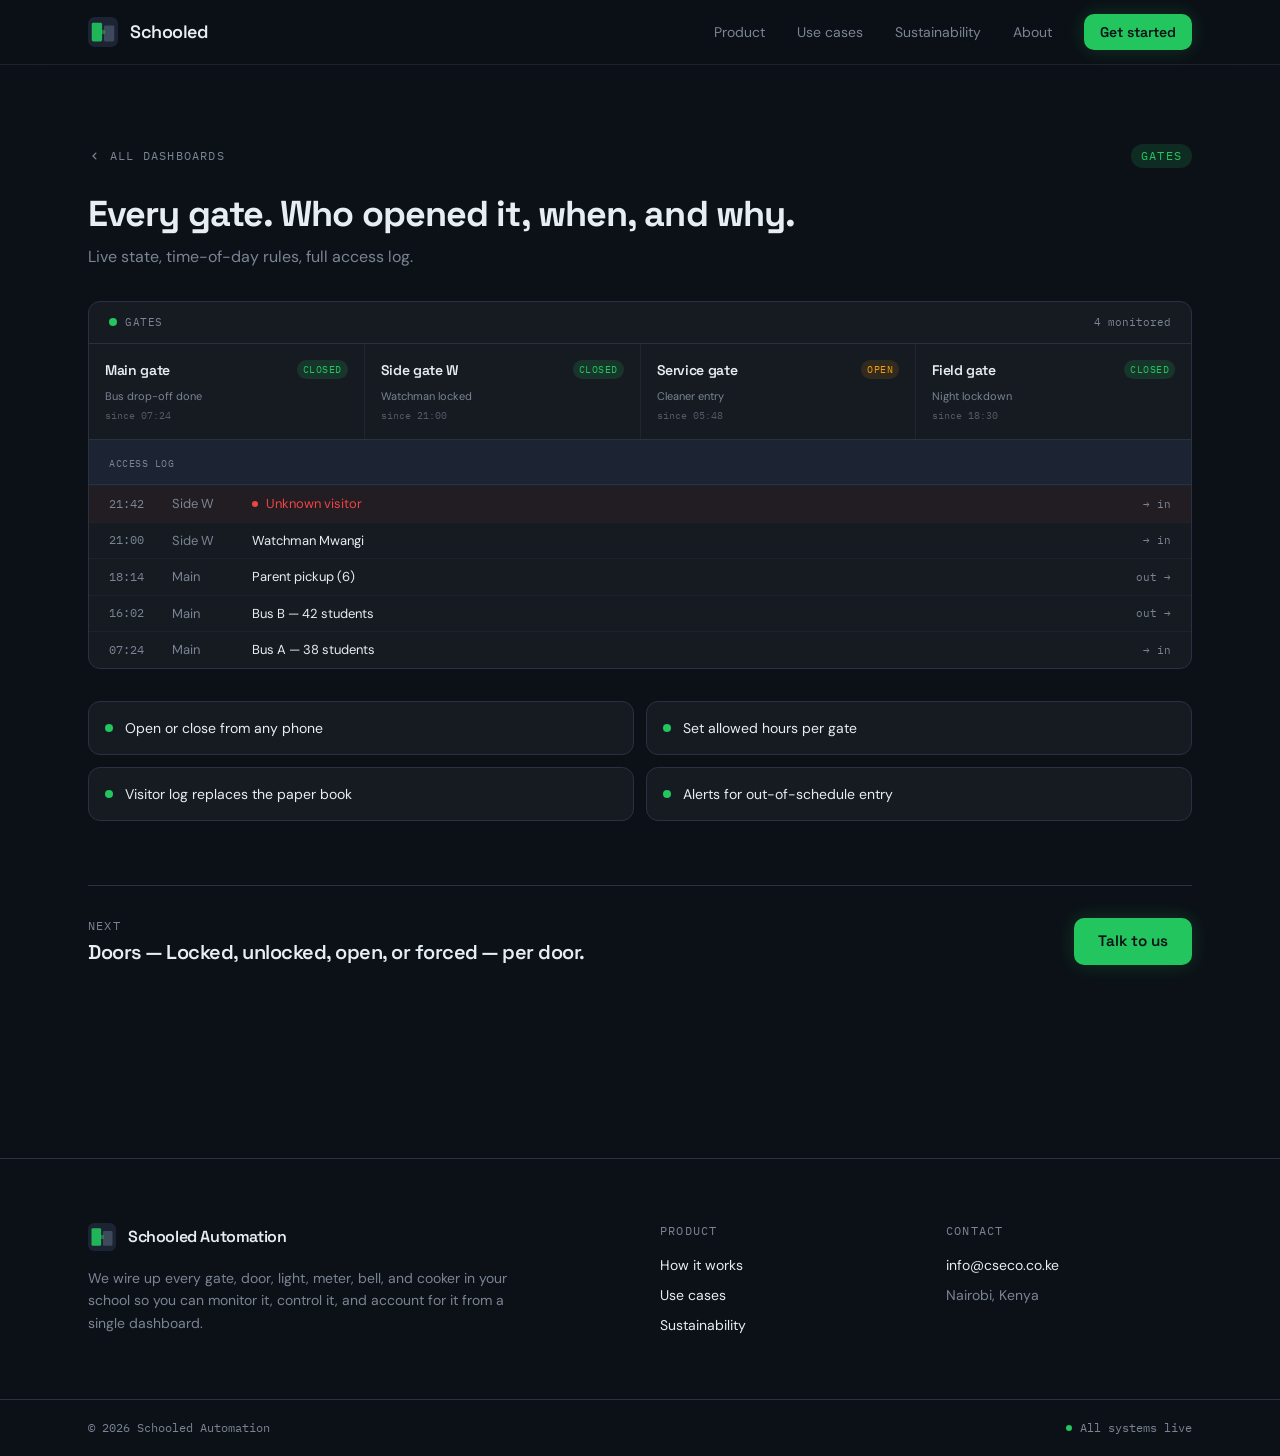
<file: use-cases/gates/index.html>
<!DOCTYPE html><!--WJyxl3WvEwUUkLeyV5elp--><html lang="en"><head><meta charSet="utf-8"/><meta name="viewport" content="width=device-width, initial-scale=1"/><link rel="stylesheet" href="/_next/static/chunks/d0339983c8c9b81f.css" data-precedence="next"/><link rel="preload" as="script" fetchPriority="low" href="/_next/static/chunks/78f17d245f44ecc2.js"/><script src="/_next/static/chunks/65b96ee02177b1b8.js" async=""></script><script src="/_next/static/chunks/c8d0931fee4b59a2.js" async=""></script><script src="/_next/static/chunks/3f893f5065855c86.js" async=""></script><script src="/_next/static/chunks/turbopack-a428b1386a372f87.js" async=""></script><script src="/_next/static/chunks/aa5488182624ddef.js" async=""></script><script src="/_next/static/chunks/ccd5a61a4aa49379.js" async=""></script><script src="/_next/static/chunks/f341ce5ca02cf859.js" async=""></script><title>Gates — Schooled Automation</title><meta name="description" content="Your entire compound on one screen."/><link rel="manifest" href="/manifest.json"/><meta property="og:title" content="Schooled Automation"/><meta property="og:description" content="Your entire compound on one screen."/><meta property="og:url" content="https://schooled-automation.cseco.co.ke/"/><meta property="og:site_name" content="Schooled Automation"/><meta property="og:image" content="https://schooled-automation.cseco.co.ke/og-image.png"/><meta property="og:image:width" content="1200"/><meta property="og:image:height" content="630"/><meta property="og:type" content="website"/><meta name="twitter:card" content="summary_large_image"/><meta name="twitter:title" content="Schooled Automation"/><meta name="twitter:description" content="Your entire compound on one screen."/><meta name="twitter:image" content="https://schooled-automation.cseco.co.ke/og-image.png"/><link rel="icon" href="/favicon.svg" type="image/svg+xml"/><link rel="icon" href="/favicon.png" sizes="32x32" type="image/png"/><link rel="apple-touch-icon" href="/apple-touch-icon.png"/><script src="/_next/static/chunks/a6dad97d9634a72d.js" noModule=""></script></head><body class="min-h-screen"><div hidden=""><!--$--><!--/$--></div><header class="fixed top-0 left-0 right-0 z-50 border-b border-[var(--color-border)]/60 bg-[var(--color-base)]/80 backdrop-blur-xl"><div class="max-w-6xl mx-auto px-6 h-16 flex items-center justify-between"><a class="flex items-center gap-3 group" href="/"><svg width="30" height="30" viewBox="0 0 64 64" fill="none" aria-hidden="true"><rect width="64" height="64" rx="14" fill="var(--color-surface-raised)"></rect><rect x="8" y="12" width="22" height="40" rx="3" fill="var(--color-primary)" opacity="0.9"></rect><rect x="34" y="18" width="22" height="34" rx="3" fill="var(--color-border-bright)"></rect><circle cx="32" cy="32" r="5" fill="var(--color-primary)"><animate attributeName="opacity" values="1;0.4;1" dur="2.4s" repeatCount="indefinite"></animate></circle></svg><span class="font-display font-semibold text-[var(--color-text)] tracking-tight text-lg">Schooled</span></a><nav class="hidden md:flex items-center gap-8 text-sm"><a class="text-[var(--color-muted)] hover:text-[var(--color-text)] transition-colors" href="/product/">Product</a><a class="text-[var(--color-muted)] hover:text-[var(--color-text)] transition-colors" href="/use-cases/">Use cases</a><a class="text-[var(--color-muted)] hover:text-[var(--color-text)] transition-colors" href="/sustainability/">Sustainability</a><a class="text-[var(--color-muted)] hover:text-[var(--color-text)] transition-colors" href="/about/">About</a><a class="btn-primary btn-sm" href="/contact/">Get started</a></nav></div></header><main class="max-w-6xl mx-auto px-6 pt-28 md:pt-36 pb-section-lg"><div class="flex items-center justify-between mb-6"><a class="font-mono text-xs uppercase tracking-widest text-[var(--color-muted)] hover:text-[var(--color-text)] transition-colors inline-flex items-center gap-2" href="/use-cases/"><svg width="14" height="14" viewBox="0 0 16 16" fill="currentColor"><path d="M9.53 11.78a.75.75 0 01-1.06 0L5.22 8.53a.75.75 0 010-1.06l3.25-3.25a.75.75 0 111.06 1.06L6.81 8l2.72 2.72a.75.75 0 010 1.06z"></path></svg>All dashboards</a><span class="font-mono text-xs uppercase tracking-widest px-2.5 py-1 rounded-full" style="color:var(--color-primary);background:var(--color-primary-glow)">Gates</span></div><div class="mb-8"><h1 class="font-display text-3xl md:text-4xl font-bold leading-tight">Every gate. Who opened it, when, and why.</h1><p class="mt-2 text-[var(--color-muted)]">Live state, time-of-day rules, full access log.</p></div><div class="card overflow-hidden"><div class="flex items-center justify-between px-5 py-3 border-b border-[var(--color-border)]"><div class="flex items-center gap-2"><span class="w-2 h-2 rounded-full bg-[var(--color-primary)] pulse-green"></span><span class="font-mono text-[11px] tracking-wider text-[var(--color-muted)]">GATES</span></div><span class="font-mono text-[11px] text-[var(--color-muted)]">4 monitored</span></div><div class="grid grid-cols-2 md:grid-cols-4 gap-px bg-[var(--color-border)]/50"><div class="bg-[var(--color-surface)] p-4"><div class="flex items-center justify-between mb-2"><span class="font-display text-sm font-semibold">Main gate</span><span class="font-mono text-[10px] uppercase tracking-wider px-1.5 py-0.5 rounded-full" style="color:var(--color-primary);background:var(--color-primary-glow)">closed</span></div><p class="text-[11px] text-[var(--color-muted)]">Bus drop-off done</p><p class="font-mono text-[10px] text-[var(--color-muted)]/60 mt-1">since <!-- -->07:24</p></div><div class="bg-[var(--color-surface)] p-4"><div class="flex items-center justify-between mb-2"><span class="font-display text-sm font-semibold">Side gate W</span><span class="font-mono text-[10px] uppercase tracking-wider px-1.5 py-0.5 rounded-full" style="color:var(--color-primary);background:var(--color-primary-glow)">closed</span></div><p class="text-[11px] text-[var(--color-muted)]">Watchman locked</p><p class="font-mono text-[10px] text-[var(--color-muted)]/60 mt-1">since <!-- -->21:00</p></div><div class="bg-[var(--color-surface)] p-4"><div class="flex items-center justify-between mb-2"><span class="font-display text-sm font-semibold">Service gate</span><span class="font-mono text-[10px] uppercase tracking-wider px-1.5 py-0.5 rounded-full" style="color:var(--color-warn);background:rgba(245,158,11,0.12)">open</span></div><p class="text-[11px] text-[var(--color-muted)]">Cleaner entry</p><p class="font-mono text-[10px] text-[var(--color-muted)]/60 mt-1">since <!-- -->05:48</p></div><div class="bg-[var(--color-surface)] p-4"><div class="flex items-center justify-between mb-2"><span class="font-display text-sm font-semibold">Field gate</span><span class="font-mono text-[10px] uppercase tracking-wider px-1.5 py-0.5 rounded-full" style="color:var(--color-primary);background:var(--color-primary-glow)">closed</span></div><p class="text-[11px] text-[var(--color-muted)]">Night lockdown</p><p class="font-mono text-[10px] text-[var(--color-muted)]/60 mt-1">since <!-- -->18:30</p></div></div><div class="border-t border-[var(--color-border)]"><div class="px-5 py-2.5 border-b border-[var(--color-border)] bg-[var(--color-surface-raised)]"><span class="font-mono text-[10px] tracking-wider text-[var(--color-muted)]">ACCESS LOG</span></div><table class="w-full text-[13px]"><tbody><tr class="border-t border-[var(--color-border)]/40 bg-[var(--color-danger)]/5"><td class="px-5 py-2 font-mono text-[12px] text-[var(--color-muted)] w-16">21:42</td><td class="px-2 py-2 text-[var(--color-muted)] w-20">Side W</td><td class="px-2 py-2 flex items-center gap-2"><span class="w-1.5 h-1.5 rounded-full bg-[var(--color-danger)] shrink-0"></span><span class="text-[var(--color-danger)]">Unknown visitor</span></td><td class="px-5 py-2 text-right font-mono text-[11px] text-[var(--color-muted)]">→ in</td></tr><tr class="border-t border-[var(--color-border)]/40 "><td class="px-5 py-2 font-mono text-[12px] text-[var(--color-muted)] w-16">21:00</td><td class="px-2 py-2 text-[var(--color-muted)] w-20">Side W</td><td class="px-2 py-2 flex items-center gap-2"><span class="">Watchman Mwangi</span></td><td class="px-5 py-2 text-right font-mono text-[11px] text-[var(--color-muted)]">→ in</td></tr><tr class="border-t border-[var(--color-border)]/40 "><td class="px-5 py-2 font-mono text-[12px] text-[var(--color-muted)] w-16">18:14</td><td class="px-2 py-2 text-[var(--color-muted)] w-20">Main</td><td class="px-2 py-2 flex items-center gap-2"><span class="">Parent pickup (6)</span></td><td class="px-5 py-2 text-right font-mono text-[11px] text-[var(--color-muted)]">out →</td></tr><tr class="border-t border-[var(--color-border)]/40 "><td class="px-5 py-2 font-mono text-[12px] text-[var(--color-muted)] w-16">16:02</td><td class="px-2 py-2 text-[var(--color-muted)] w-20">Main</td><td class="px-2 py-2 flex items-center gap-2"><span class="">Bus B — 42 students</span></td><td class="px-5 py-2 text-right font-mono text-[11px] text-[var(--color-muted)]">out →</td></tr><tr class="border-t border-[var(--color-border)]/40 "><td class="px-5 py-2 font-mono text-[12px] text-[var(--color-muted)] w-16">07:24</td><td class="px-2 py-2 text-[var(--color-muted)] w-20">Main</td><td class="px-2 py-2 flex items-center gap-2"><span class="">Bus A — 38 students</span></td><td class="px-5 py-2 text-right font-mono text-[11px] text-[var(--color-muted)]">→ in</td></tr></tbody></table></div></div><ul class="mt-8 grid sm:grid-cols-2 gap-3"><li class="card p-4 flex items-center gap-3 text-sm"><span class="w-2 h-2 rounded-full shrink-0" style="background:var(--color-primary)"></span>Open or close from any phone</li><li class="card p-4 flex items-center gap-3 text-sm"><span class="w-2 h-2 rounded-full shrink-0" style="background:var(--color-primary)"></span>Set allowed hours per gate</li><li class="card p-4 flex items-center gap-3 text-sm"><span class="w-2 h-2 rounded-full shrink-0" style="background:var(--color-primary)"></span>Visitor log replaces the paper book</li><li class="card p-4 flex items-center gap-3 text-sm"><span class="w-2 h-2 rounded-full shrink-0" style="background:var(--color-primary)"></span>Alerts for out-of-schedule entry</li></ul><div class="mt-16 pt-8 border-t border-[var(--color-border)] flex flex-col sm:flex-row items-start sm:items-center justify-between gap-6"><div><p class="font-mono text-xs uppercase tracking-widest text-[var(--color-muted)] mb-1">Next</p><a class="font-display text-xl font-semibold hover:text-[var(--color-primary)] transition-colors" href="/use-cases/doors/">Doors<!-- --> — <!-- -->Locked, unlocked, open, or forced — per door.</a></div><a href="/contact" class="btn-primary">Talk to us</a></div></main><footer class="border-t border-[var(--color-border)] mt-section-lg"><div class="max-w-6xl mx-auto px-6 py-16 grid md:grid-cols-4 gap-10"><div class="md:col-span-2"><div class="flex items-center gap-3 mb-4"><svg width="28" height="28" viewBox="0 0 64 64" fill="none" aria-hidden="true"><rect width="64" height="64" rx="14" fill="var(--color-surface-raised)"></rect><rect x="8" y="12" width="22" height="40" rx="3" fill="var(--color-primary)" opacity="0.9"></rect><rect x="34" y="18" width="22" height="34" rx="3" fill="var(--color-border-bright)"></rect><circle cx="32" cy="32" r="5" fill="var(--color-primary)"><animate attributeName="opacity" values="1;0.4;1" dur="2.4s" repeatCount="indefinite"></animate></circle></svg><span class="font-display font-semibold text-[var(--color-text)]">Schooled Automation</span></div><p class="text-sm text-[var(--color-muted)] max-w-md leading-relaxed">We wire up every gate, door, light, meter, bell, and cooker in your school so you can monitor it, control it, and account for it from a single dashboard.</p></div><div><p class="font-mono text-xs uppercase tracking-widest text-[var(--color-muted)] mb-4">Product</p><ul class="space-y-2.5 text-sm"><li><a class="text-[var(--color-text)] hover:text-[var(--color-primary)] transition-colors" href="/product/">How it works</a></li><li><a class="text-[var(--color-text)] hover:text-[var(--color-primary)] transition-colors" href="/use-cases/">Use cases</a></li><li><a class="text-[var(--color-text)] hover:text-[var(--color-primary)] transition-colors" href="/sustainability/">Sustainability</a></li></ul></div><div><p class="font-mono text-xs uppercase tracking-widest text-[var(--color-muted)] mb-4">Contact</p><ul class="space-y-2.5 text-sm"><li><a href="mailto:info@cseco.co.ke" class="text-[var(--color-text)] hover:text-[var(--color-primary)] transition-colors">info@cseco.co.ke</a></li><li><span class="text-[var(--color-muted)]">Nairobi, Kenya</span></li></ul></div></div><div class="border-t border-[var(--color-border)]"><div class="max-w-6xl mx-auto px-6 py-5 flex items-center justify-between text-xs text-[var(--color-muted)] font-mono"><span>© <!-- -->2026<!-- --> Schooled Automation</span><span class="flex items-center gap-2"><span class="w-1.5 h-1.5 rounded-full bg-[var(--color-primary)] pulse-green"></span>All systems live</span></div></div></footer><!--$--><!--/$--><script src="/_next/static/chunks/78f17d245f44ecc2.js" id="_R_" async=""></script><script>(self.__next_f=self.__next_f||[]).push([0])</script><script>self.__next_f.push([1,"1:\"$Sreact.fragment\"\n2:I[56698,[\"/_next/static/chunks/aa5488182624ddef.js\",\"/_next/static/chunks/ccd5a61a4aa49379.js\"],\"default\"]\n3:I[35109,[\"/_next/static/chunks/aa5488182624ddef.js\",\"/_next/static/chunks/ccd5a61a4aa49379.js\"],\"default\"]\n5:I[96715,[\"/_next/static/chunks/aa5488182624ddef.js\",\"/_next/static/chunks/ccd5a61a4aa49379.js\"],\"OutletBoundary\"]\n6:\"$Sreact.suspense\"\n8:I[96715,[\"/_next/static/chunks/aa5488182624ddef.js\",\"/_next/static/chunks/ccd5a61a4aa49379.js\"],\"ViewportBoundary\"]\na:I[96715,[\"/_next/static/chunks/aa5488182624ddef.js\",\"/_next/static/chunks/ccd5a61a4aa49379.js\"],\"MetadataBoundary\"]\nc:I[57797,[\"/_next/static/chunks/aa5488182624ddef.js\",\"/_next/static/chunks/ccd5a61a4aa49379.js\"],\"default\"]\n:HL[\"/_next/static/chunks/d0339983c8c9b81f.css\",\"style\"]\n"])</script><script>self.__next_f.push([1,"0:{\"P\":null,\"b\":\"WJyxl3WvEwUUkLeyV5elp\",\"c\":[\"\",\"use-cases\",\"gates\",\"\"],\"q\":\"\",\"i\":false,\"f\":[[[\"\",{\"children\":[\"use-cases\",{\"children\":[[\"slug\",\"gates\",\"d\"],{\"children\":[\"__PAGE__\",{}]}]}]},\"$undefined\",\"$undefined\",true],[[\"$\",\"$1\",\"c\",{\"children\":[[[\"$\",\"link\",\"0\",{\"rel\":\"stylesheet\",\"href\":\"/_next/static/chunks/d0339983c8c9b81f.css\",\"precedence\":\"next\",\"crossOrigin\":\"$undefined\",\"nonce\":\"$undefined\"}]],[\"$\",\"html\",null,{\"lang\":\"en\",\"children\":[\"$\",\"body\",null,{\"className\":\"min-h-screen\",\"children\":[\"$\",\"$L2\",null,{\"parallelRouterKey\":\"children\",\"error\":\"$undefined\",\"errorStyles\":\"$undefined\",\"errorScripts\":\"$undefined\",\"template\":[\"$\",\"$L3\",null,{}],\"templateStyles\":\"$undefined\",\"templateScripts\":\"$undefined\",\"notFound\":[[[\"$\",\"title\",null,{\"children\":\"404: This page could not be found.\"}],[\"$\",\"div\",null,{\"style\":{\"fontFamily\":\"system-ui,\\\"Segoe UI\\\",Roboto,Helvetica,Arial,sans-serif,\\\"Apple Color Emoji\\\",\\\"Segoe UI Emoji\\\"\",\"height\":\"100vh\",\"textAlign\":\"center\",\"display\":\"flex\",\"flexDirection\":\"column\",\"alignItems\":\"center\",\"justifyContent\":\"center\"},\"children\":[\"$\",\"div\",null,{\"children\":[[\"$\",\"style\",null,{\"dangerouslySetInnerHTML\":{\"__html\":\"body{color:#000;background:#fff;margin:0}.next-error-h1{border-right:1px solid rgba(0,0,0,.3)}@media (prefers-color-scheme:dark){body{color:#fff;background:#000}.next-error-h1{border-right:1px solid rgba(255,255,255,.3)}}\"}}],[\"$\",\"h1\",null,{\"className\":\"next-error-h1\",\"style\":{\"display\":\"inline-block\",\"margin\":\"0 20px 0 0\",\"padding\":\"0 23px 0 0\",\"fontSize\":24,\"fontWeight\":500,\"verticalAlign\":\"top\",\"lineHeight\":\"49px\"},\"children\":404}],[\"$\",\"div\",null,{\"style\":{\"display\":\"inline-block\"},\"children\":[\"$\",\"h2\",null,{\"style\":{\"fontSize\":14,\"fontWeight\":400,\"lineHeight\":\"49px\",\"margin\":0},\"children\":\"This page could not be found.\"}]}]]}]}]],[]],\"forbidden\":\"$undefined\",\"unauthorized\":\"$undefined\"}]}]}]]}],{\"children\":[[\"$\",\"$1\",\"c\",{\"children\":[null,[\"$\",\"$L2\",null,{\"parallelRouterKey\":\"children\",\"error\":\"$undefined\",\"errorStyles\":\"$undefined\",\"errorScripts\":\"$undefined\",\"template\":[\"$\",\"$L3\",null,{}],\"templateStyles\":\"$undefined\",\"templateScripts\":\"$undefined\",\"notFound\":\"$undefined\",\"forbidden\":\"$undefined\",\"unauthorized\":\"$undefined\"}]]}],{\"children\":[[\"$\",\"$1\",\"c\",{\"children\":[null,[\"$\",\"$L2\",null,{\"parallelRouterKey\":\"children\",\"error\":\"$undefined\",\"errorStyles\":\"$undefined\",\"errorScripts\":\"$undefined\",\"template\":[\"$\",\"$L3\",null,{}],\"templateStyles\":\"$undefined\",\"templateScripts\":\"$undefined\",\"notFound\":\"$undefined\",\"forbidden\":\"$undefined\",\"unauthorized\":\"$undefined\"}]]}],{\"children\":[[\"$\",\"$1\",\"c\",{\"children\":[\"$L4\",[[\"$\",\"script\",\"script-0\",{\"src\":\"/_next/static/chunks/f341ce5ca02cf859.js\",\"async\":true,\"nonce\":\"$undefined\"}]],[\"$\",\"$L5\",null,{\"children\":[\"$\",\"$6\",null,{\"name\":\"Next.MetadataOutlet\",\"children\":\"$@7\"}]}]]}],{},null,false,false]},null,false,false]},null,false,false]},null,false,false],[\"$\",\"$1\",\"h\",{\"children\":[null,[\"$\",\"$L8\",null,{\"children\":\"$@9\"}],[\"$\",\"div\",null,{\"hidden\":true,\"children\":[\"$\",\"$La\",null,{\"children\":[\"$\",\"$6\",null,{\"name\":\"Next.Metadata\",\"children\":\"$@b\"}]}]}],null]}],false]],\"m\":\"$undefined\",\"G\":[\"$c\",[]],\"S\":true}\n"])</script><script>self.__next_f.push([1,"d:I[1247,[\"/_next/static/chunks/f341ce5ca02cf859.js\"],\"\"]\n"])</script><script>self.__next_f.push([1,"4:[[\"$\",\"header\",null,{\"className\":\"fixed top-0 left-0 right-0 z-50 border-b border-[var(--color-border)]/60 bg-[var(--color-base)]/80 backdrop-blur-xl\",\"children\":[\"$\",\"div\",null,{\"className\":\"max-w-6xl mx-auto px-6 h-16 flex items-center justify-between\",\"children\":[[\"$\",\"$Ld\",null,{\"href\":\"/\",\"className\":\"flex items-center gap-3 group\",\"children\":[[\"$\",\"svg\",null,{\"width\":30,\"height\":30,\"viewBox\":\"0 0 64 64\",\"fill\":\"none\",\"aria-hidden\":\"true\",\"children\":[[\"$\",\"rect\",null,{\"width\":\"64\",\"height\":\"64\",\"rx\":\"14\",\"fill\":\"var(--color-surface-raised)\"}],[\"$\",\"rect\",null,{\"x\":\"8\",\"y\":\"12\",\"width\":\"22\",\"height\":\"40\",\"rx\":\"3\",\"fill\":\"var(--color-primary)\",\"opacity\":\"0.9\"}],[\"$\",\"rect\",null,{\"x\":\"34\",\"y\":\"18\",\"width\":\"22\",\"height\":\"34\",\"rx\":\"3\",\"fill\":\"var(--color-border-bright)\"}],[\"$\",\"circle\",null,{\"cx\":\"32\",\"cy\":\"32\",\"r\":\"5\",\"fill\":\"var(--color-primary)\",\"children\":[\"$\",\"animate\",null,{\"attributeName\":\"opacity\",\"values\":\"1;0.4;1\",\"dur\":\"2.4s\",\"repeatCount\":\"indefinite\"}]}]]}],[\"$\",\"span\",null,{\"className\":\"font-display font-semibold text-[var(--color-text)] tracking-tight text-lg\",\"children\":\"Schooled\"}]]}],[\"$\",\"nav\",null,{\"className\":\"hidden md:flex items-center gap-8 text-sm\",\"children\":[[\"$\",\"$Ld\",null,{\"href\":\"/product\",\"className\":\"text-[var(--color-muted)] hover:text-[var(--color-text)] transition-colors\",\"children\":\"Product\"}],[\"$\",\"$Ld\",null,{\"href\":\"/use-cases\",\"className\":\"text-[var(--color-muted)] hover:text-[var(--color-text)] transition-colors\",\"children\":\"Use cases\"}],[\"$\",\"$Ld\",null,{\"href\":\"/sustainability\",\"className\":\"text-[var(--color-muted)] hover:text-[var(--color-text)] transition-colors\",\"children\":\"Sustainability\"}],[\"$\",\"$Ld\",null,{\"href\":\"/about\",\"className\":\"text-[var(--color-muted)] hover:text-[var(--color-text)] transition-colors\",\"children\":\"About\"}],[\"$\",\"$Ld\",null,{\"href\":\"/contact\",\"className\":\"btn-primary btn-sm\",\"children\":\"Get started\"}]]}]]}]}],[\"$\",\"main\",null,{\"className\":\"max-w-6xl mx-auto px-6 pt-28 md:pt-36 pb-section-lg\",\"children\":[[\"$\",\"div\",null,{\"className\":\"flex items-center justify-between mb-6\",\"children\":[[\"$\",\"$Ld\",null,{\"href\":\"/use-cases\",\"className\":\"font-mono text-xs uppercase tracking-widest text-[var(--color-muted)] hover:text-[var(--color-text)] transition-colors inline-flex items-center gap-2\",\"children\":[[\"$\",\"svg\",null,{\"width\":\"14\",\"height\":\"14\",\"viewBox\":\"0 0 16 16\",\"fill\":\"currentColor\",\"children\":[\"$\",\"path\",null,{\"d\":\"M9.53 11.78a.75.75 0 01-1.06 0L5.22 8.53a.75.75 0 010-1.06l3.25-3.25a.75.75 0 111.06 1.06L6.81 8l2.72 2.72a.75.75 0 010 1.06z\"}]}],\"All dashboards\"]}],[\"$\",\"span\",null,{\"className\":\"font-mono text-xs uppercase tracking-widest px-2.5 py-1 rounded-full\",\"style\":{\"color\":\"var(--color-primary)\",\"background\":\"var(--color-primary-glow)\"},\"children\":\"Gates\"}]]}],[\"$\",\"div\",null,{\"className\":\"mb-8\",\"children\":[[\"$\",\"h1\",null,{\"className\":\"font-display text-3xl md:text-4xl font-bold leading-tight\",\"children\":\"Every gate. Who opened it, when, and why.\"}],[\"$\",\"p\",null,{\"className\":\"mt-2 text-[var(--color-muted)]\",\"children\":\"Live state, time-of-day rules, full access log.\"}]]}],[\"$\",\"div\",null,{\"className\":\"card overflow-hidden\",\"children\":[[\"$\",\"div\",null,{\"className\":\"flex items-center justify-between px-5 py-3 border-b border-[var(--color-border)]\",\"children\":[[\"$\",\"div\",null,{\"className\":\"flex items-center gap-2\",\"children\":[[\"$\",\"span\",null,{\"className\":\"w-2 h-2 rounded-full bg-[var(--color-primary)] pulse-green\"}],[\"$\",\"span\",null,{\"className\":\"font-mono text-[11px] tracking-wider text-[var(--color-muted)]\",\"children\":\"GATES\"}]]}],[\"$\",\"span\",null,{\"className\":\"font-mono text-[11px] text-[var(--color-muted)]\",\"children\":\"4 monitored\"}]]}],[\"$\",\"div\",null,{\"className\":\"grid grid-cols-2 md:grid-cols-4 gap-px bg-[var(--color-border)]/50\",\"children\":[[\"$\",\"div\",\"Main gate\",{\"className\":\"bg-[var(--color-surface)] p-4\",\"children\":[[\"$\",\"div\",null,{\"className\":\"flex items-center justify-between mb-2\",\"children\":[[\"$\",\"span\",null,{\"className\":\"font-display text-sm font-semibold\",\"children\":\"Main gate\"}],[\"$\",\"span\",null,{\"className\":\"font-mono text-[10px] uppercase tracking-wider px-1.5 py-0.5 rounded-full\",\"style\":{\"color\":\"var(--color-primary)\",\"background\":\"var(--color-primary-glow)\"},\"children\":\"closed\"}]]}],\"$Le\",\"$Lf\"]}],\"$L10\",\"$L11\",\"$L12\"]}],\"$L13\"]}],\"$L14\",\"$L15\"]}],\"$L16\"]\n"])</script><script>self.__next_f.push([1,"e:[\"$\",\"p\",null,{\"className\":\"text-[11px] text-[var(--color-muted)]\",\"children\":\"Bus drop-off done\"}]\nf:[\"$\",\"p\",null,{\"className\":\"font-mono text-[10px] text-[var(--color-muted)]/60 mt-1\",\"children\":[\"since \",\"07:24\"]}]\n10:[\"$\",\"div\",\"Side gate W\",{\"className\":\"bg-[var(--color-surface)] p-4\",\"children\":[[\"$\",\"div\",null,{\"className\":\"flex items-center justify-between mb-2\",\"children\":[[\"$\",\"span\",null,{\"className\":\"font-display text-sm font-semibold\",\"children\":\"Side gate W\"}],[\"$\",\"span\",null,{\"className\":\"font-mono text-[10px] uppercase tracking-wider px-1.5 py-0.5 rounded-full\",\"style\":{\"color\":\"var(--color-primary)\",\"background\":\"var(--color-primary-glow)\"},\"children\":\"closed\"}]]}],[\"$\",\"p\",null,{\"className\":\"text-[11px] text-[var(--color-muted)]\",\"children\":\"Watchman locked\"}],[\"$\",\"p\",null,{\"className\":\"font-mono text-[10px] text-[var(--color-muted)]/60 mt-1\",\"children\":[\"since \",\"21:00\"]}]]}]\n11:[\"$\",\"div\",\"Service gate\",{\"className\":\"bg-[var(--color-surface)] p-4\",\"children\":[[\"$\",\"div\",null,{\"className\":\"flex items-center justify-between mb-2\",\"children\":[[\"$\",\"span\",null,{\"className\":\"font-display text-sm font-semibold\",\"children\":\"Service gate\"}],[\"$\",\"span\",null,{\"className\":\"font-mono text-[10px] uppercase tracking-wider px-1.5 py-0.5 rounded-full\",\"style\":{\"color\":\"var(--color-warn)\",\"background\":\"rgba(245,158,11,0.12)\"},\"children\":\"open\"}]]}],[\"$\",\"p\",null,{\"className\":\"text-[11px] text-[var(--color-muted)]\",\"children\":\"Cleaner entry\"}],[\"$\",\"p\",null,{\"className\":\"font-mono text-[10px] text-[var(--color-muted)]/60 mt-1\",\"children\":[\"since \",\"05:48\"]}]]}]\n12:[\"$\",\"div\",\"Field gate\",{\"className\":\"bg-[var(--color-surface)] p-4\",\"children\":[[\"$\",\"div\",null,{\"className\":\"flex items-center justify-between mb-2\",\"children\":[[\"$\",\"span\",null,{\"className\":\"font-display text-sm font-semibold\",\"children\":\"Field gate\"}],[\"$\",\"span\",null,{\"className\":\"font-mono text-[10px] uppercase tracking-wider px-1.5 py-0.5 rounded-full\",\"style\":{\"color\":\"var(--color-primary)\",\"background\":\"var(--color-primary-glow)\"},\"children\":\"closed\"}]]}],[\"$\",\"p\",null,{\"className\":\"text-[11px] text-[var(--color-muted)]\",\"children\":\"Night lockdown\"}],[\"$\",\"p\",null,{\"className\":\"font-mono text-[10px] text-[var(--color-muted)]/60 mt-1\",\"children\":[\"since \",\"18:30\"]}]]}]\n"])</script><script>self.__next_f.push([1,"13:[\"$\",\"div\",null,{\"className\":\"border-t border-[var(--color-border)]\",\"children\":[[\"$\",\"div\",null,{\"className\":\"px-5 py-2.5 border-b border-[var(--color-border)] bg-[var(--color-surface-raised)]\",\"children\":[\"$\",\"span\",null,{\"className\":\"font-mono text-[10px] tracking-wider text-[var(--color-muted)]\",\"children\":\"ACCESS LOG\"}]}],[\"$\",\"table\",null,{\"className\":\"w-full text-[13px]\",\"children\":[\"$\",\"tbody\",null,{\"children\":[[\"$\",\"tr\",\"0\",{\"className\":\"border-t border-[var(--color-border)]/40 bg-[var(--color-danger)]/5\",\"children\":[[\"$\",\"td\",null,{\"className\":\"px-5 py-2 font-mono text-[12px] text-[var(--color-muted)] w-16\",\"children\":\"21:42\"}],[\"$\",\"td\",null,{\"className\":\"px-2 py-2 text-[var(--color-muted)] w-20\",\"children\":\"Side W\"}],[\"$\",\"td\",null,{\"className\":\"px-2 py-2 flex items-center gap-2\",\"children\":[[\"$\",\"span\",null,{\"className\":\"w-1.5 h-1.5 rounded-full bg-[var(--color-danger)] shrink-0\"}],[\"$\",\"span\",null,{\"className\":\"text-[var(--color-danger)]\",\"children\":\"Unknown visitor\"}]]}],[\"$\",\"td\",null,{\"className\":\"px-5 py-2 text-right font-mono text-[11px] text-[var(--color-muted)]\",\"children\":\"→ in\"}]]}],[\"$\",\"tr\",\"1\",{\"className\":\"border-t border-[var(--color-border)]/40 \",\"children\":[[\"$\",\"td\",null,{\"className\":\"px-5 py-2 font-mono text-[12px] text-[var(--color-muted)] w-16\",\"children\":\"21:00\"}],[\"$\",\"td\",null,{\"className\":\"px-2 py-2 text-[var(--color-muted)] w-20\",\"children\":\"Side W\"}],[\"$\",\"td\",null,{\"className\":\"px-2 py-2 flex items-center gap-2\",\"children\":[false,[\"$\",\"span\",null,{\"className\":\"\",\"children\":\"Watchman Mwangi\"}]]}],[\"$\",\"td\",null,{\"className\":\"px-5 py-2 text-right font-mono text-[11px] text-[var(--color-muted)]\",\"children\":\"→ in\"}]]}],[\"$\",\"tr\",\"2\",{\"className\":\"border-t border-[var(--color-border)]/40 \",\"children\":[[\"$\",\"td\",null,{\"className\":\"px-5 py-2 font-mono text-[12px] text-[var(--color-muted)] w-16\",\"children\":\"18:14\"}],[\"$\",\"td\",null,{\"className\":\"px-2 py-2 text-[var(--color-muted)] w-20\",\"children\":\"Main\"}],[\"$\",\"td\",null,{\"className\":\"px-2 py-2 flex items-center gap-2\",\"children\":[false,[\"$\",\"span\",null,{\"className\":\"\",\"children\":\"Parent pickup (6)\"}]]}],[\"$\",\"td\",null,{\"className\":\"px-5 py-2 text-right font-mono text-[11px] text-[var(--color-muted)]\",\"children\":\"out →\"}]]}],[\"$\",\"tr\",\"3\",{\"className\":\"border-t border-[var(--color-border)]/40 \",\"children\":[[\"$\",\"td\",null,{\"className\":\"px-5 py-2 font-mono text-[12px] text-[var(--color-muted)] w-16\",\"children\":\"16:02\"}],[\"$\",\"td\",null,{\"className\":\"px-2 py-2 text-[var(--color-muted)] w-20\",\"children\":\"Main\"}],[\"$\",\"td\",null,{\"className\":\"px-2 py-2 flex items-center gap-2\",\"children\":[false,[\"$\",\"span\",null,{\"className\":\"\",\"children\":\"Bus B — 42 students\"}]]}],[\"$\",\"td\",null,{\"className\":\"px-5 py-2 text-right font-mono text-[11px] text-[var(--color-muted)]\",\"children\":\"out →\"}]]}],[\"$\",\"tr\",\"4\",{\"className\":\"border-t border-[var(--color-border)]/40 \",\"children\":[[\"$\",\"td\",null,{\"className\":\"px-5 py-2 font-mono text-[12px] text-[var(--color-muted)] w-16\",\"children\":\"07:24\"}],[\"$\",\"td\",null,{\"className\":\"px-2 py-2 text-[var(--color-muted)] w-20\",\"children\":\"Main\"}],[\"$\",\"td\",null,{\"className\":\"px-2 py-2 flex items-center gap-2\",\"children\":[false,[\"$\",\"span\",null,{\"className\":\"\",\"children\":\"Bus A — 38 students\"}]]}],[\"$\",\"td\",null,{\"className\":\"px-5 py-2 text-right font-mono text-[11px] text-[var(--color-muted)]\",\"children\":\"→ in\"}]]}]]}]}]]}]\n"])</script><script>self.__next_f.push([1,"14:[\"$\",\"ul\",null,{\"className\":\"mt-8 grid sm:grid-cols-2 gap-3\",\"children\":[[\"$\",\"li\",\"Open or close from any phone\",{\"className\":\"card p-4 flex items-center gap-3 text-sm\",\"children\":[[\"$\",\"span\",null,{\"className\":\"w-2 h-2 rounded-full shrink-0\",\"style\":{\"background\":\"var(--color-primary)\"}}],\"Open or close from any phone\"]}],[\"$\",\"li\",\"Set allowed hours per gate\",{\"className\":\"card p-4 flex items-center gap-3 text-sm\",\"children\":[[\"$\",\"span\",null,{\"className\":\"w-2 h-2 rounded-full shrink-0\",\"style\":{\"background\":\"var(--color-primary)\"}}],\"Set allowed hours per gate\"]}],[\"$\",\"li\",\"Visitor log replaces the paper book\",{\"className\":\"card p-4 flex items-center gap-3 text-sm\",\"children\":[[\"$\",\"span\",null,{\"className\":\"w-2 h-2 rounded-full shrink-0\",\"style\":{\"background\":\"var(--color-primary)\"}}],\"Visitor log replaces the paper book\"]}],[\"$\",\"li\",\"Alerts for out-of-schedule entry\",{\"className\":\"card p-4 flex items-center gap-3 text-sm\",\"children\":[[\"$\",\"span\",null,{\"className\":\"w-2 h-2 rounded-full shrink-0\",\"style\":{\"background\":\"var(--color-primary)\"}}],\"Alerts for out-of-schedule entry\"]}]]}]\n15:[\"$\",\"div\",null,{\"className\":\"mt-16 pt-8 border-t border-[var(--color-border)] flex flex-col sm:flex-row items-start sm:items-center justify-between gap-6\",\"children\":[[\"$\",\"div\",null,{\"children\":[[\"$\",\"p\",null,{\"className\":\"font-mono text-xs uppercase tracking-widest text-[var(--color-muted)] mb-1\",\"children\":\"Next\"}],[\"$\",\"$Ld\",null,{\"href\":\"/use-cases/doors\",\"className\":\"font-display text-xl font-semibold hover:text-[var(--color-primary)] transition-colors\",\"children\":[\"Doors\",\" — \",\"Locked, unlocked, open, or forced — per door.\"]}]]}],[\"$\",\"a\",null,{\"href\":\"/contact\",\"className\":\"btn-primary\",\"children\":\"Talk to us\"}]]}]\n"])</script><script>self.__next_f.push([1,"16:[\"$\",\"footer\",null,{\"className\":\"border-t border-[var(--color-border)] mt-section-lg\",\"children\":[[\"$\",\"div\",null,{\"className\":\"max-w-6xl mx-auto px-6 py-16 grid md:grid-cols-4 gap-10\",\"children\":[[\"$\",\"div\",null,{\"className\":\"md:col-span-2\",\"children\":[[\"$\",\"div\",null,{\"className\":\"flex items-center gap-3 mb-4\",\"children\":[[\"$\",\"svg\",null,{\"width\":28,\"height\":28,\"viewBox\":\"0 0 64 64\",\"fill\":\"none\",\"aria-hidden\":\"true\",\"children\":[[\"$\",\"rect\",null,{\"width\":\"64\",\"height\":\"64\",\"rx\":\"14\",\"fill\":\"var(--color-surface-raised)\"}],[\"$\",\"rect\",null,{\"x\":\"8\",\"y\":\"12\",\"width\":\"22\",\"height\":\"40\",\"rx\":\"3\",\"fill\":\"var(--color-primary)\",\"opacity\":\"0.9\"}],[\"$\",\"rect\",null,{\"x\":\"34\",\"y\":\"18\",\"width\":\"22\",\"height\":\"34\",\"rx\":\"3\",\"fill\":\"var(--color-border-bright)\"}],[\"$\",\"circle\",null,{\"cx\":\"32\",\"cy\":\"32\",\"r\":\"5\",\"fill\":\"var(--color-primary)\",\"children\":[\"$\",\"animate\",null,{\"attributeName\":\"opacity\",\"values\":\"1;0.4;1\",\"dur\":\"2.4s\",\"repeatCount\":\"indefinite\"}]}]]}],[\"$\",\"span\",null,{\"className\":\"font-display font-semibold text-[var(--color-text)]\",\"children\":\"Schooled Automation\"}]]}],[\"$\",\"p\",null,{\"className\":\"text-sm text-[var(--color-muted)] max-w-md leading-relaxed\",\"children\":\"We wire up every gate, door, light, meter, bell, and cooker in your school so you can monitor it, control it, and account for it from a single dashboard.\"}]]}],[\"$\",\"div\",null,{\"children\":[[\"$\",\"p\",null,{\"className\":\"font-mono text-xs uppercase tracking-widest text-[var(--color-muted)] mb-4\",\"children\":\"Product\"}],[\"$\",\"ul\",null,{\"className\":\"space-y-2.5 text-sm\",\"children\":[[\"$\",\"li\",null,{\"children\":[\"$\",\"$Ld\",null,{\"href\":\"/product\",\"className\":\"text-[var(--color-text)] hover:text-[var(--color-primary)] transition-colors\",\"children\":\"How it works\"}]}],[\"$\",\"li\",null,{\"children\":[\"$\",\"$Ld\",null,{\"href\":\"/use-cases\",\"className\":\"text-[var(--color-text)] hover:text-[var(--color-primary)] transition-colors\",\"children\":\"Use cases\"}]}],[\"$\",\"li\",null,{\"children\":[\"$\",\"$Ld\",null,{\"href\":\"/sustainability\",\"className\":\"text-[var(--color-text)] hover:text-[var(--color-primary)] transition-colors\",\"children\":\"Sustainability\"}]}]]}]]}],[\"$\",\"div\",null,{\"children\":[[\"$\",\"p\",null,{\"className\":\"font-mono text-xs uppercase tracking-widest text-[var(--color-muted)] mb-4\",\"children\":\"Contact\"}],[\"$\",\"ul\",null,{\"className\":\"space-y-2.5 text-sm\",\"children\":[[\"$\",\"li\",null,{\"children\":[\"$\",\"a\",null,{\"href\":\"mailto:info@cseco.co.ke\",\"className\":\"text-[var(--color-text)] hover:text-[var(--color-primary)] transition-colors\",\"children\":\"info@cseco.co.ke\"}]}],[\"$\",\"li\",null,{\"children\":[\"$\",\"span\",null,{\"className\":\"text-[var(--color-muted)]\",\"children\":\"Nairobi, Kenya\"}]}]]}]]}]]}],[\"$\",\"div\",null,{\"className\":\"border-t border-[var(--color-border)]\",\"children\":[\"$\",\"div\",null,{\"className\":\"max-w-6xl mx-auto px-6 py-5 flex items-center justify-between text-xs text-[var(--color-muted)] font-mono\",\"children\":[[\"$\",\"span\",null,{\"children\":[\"© \",2026,\" Schooled Automation\"]}],[\"$\",\"span\",null,{\"className\":\"flex items-center gap-2\",\"children\":[[\"$\",\"span\",null,{\"className\":\"w-1.5 h-1.5 rounded-full bg-[var(--color-primary)] pulse-green\"}],\"All systems live\"]}]]}]}]]}]\n"])</script><script>self.__next_f.push([1,"9:[[\"$\",\"meta\",\"0\",{\"charSet\":\"utf-8\"}],[\"$\",\"meta\",\"1\",{\"name\":\"viewport\",\"content\":\"width=device-width, initial-scale=1\"}]]\n"])</script><script>self.__next_f.push([1,"17:I[17276,[\"/_next/static/chunks/aa5488182624ddef.js\",\"/_next/static/chunks/ccd5a61a4aa49379.js\"],\"IconMark\"]\n"])</script><script>self.__next_f.push([1,"b:[[\"$\",\"title\",\"0\",{\"children\":\"Gates — Schooled Automation\"}],[\"$\",\"meta\",\"1\",{\"name\":\"description\",\"content\":\"Your entire compound on one screen.\"}],[\"$\",\"link\",\"2\",{\"rel\":\"manifest\",\"href\":\"/manifest.json\",\"crossOrigin\":\"$undefined\"}],[\"$\",\"meta\",\"3\",{\"property\":\"og:title\",\"content\":\"Schooled Automation\"}],[\"$\",\"meta\",\"4\",{\"property\":\"og:description\",\"content\":\"Your entire compound on one screen.\"}],[\"$\",\"meta\",\"5\",{\"property\":\"og:url\",\"content\":\"https://schooled-automation.cseco.co.ke/\"}],[\"$\",\"meta\",\"6\",{\"property\":\"og:site_name\",\"content\":\"Schooled Automation\"}],[\"$\",\"meta\",\"7\",{\"property\":\"og:image\",\"content\":\"https://schooled-automation.cseco.co.ke/og-image.png\"}],[\"$\",\"meta\",\"8\",{\"property\":\"og:image:width\",\"content\":\"1200\"}],[\"$\",\"meta\",\"9\",{\"property\":\"og:image:height\",\"content\":\"630\"}],[\"$\",\"meta\",\"10\",{\"property\":\"og:type\",\"content\":\"website\"}],[\"$\",\"meta\",\"11\",{\"name\":\"twitter:card\",\"content\":\"summary_large_image\"}],[\"$\",\"meta\",\"12\",{\"name\":\"twitter:title\",\"content\":\"Schooled Automation\"}],[\"$\",\"meta\",\"13\",{\"name\":\"twitter:description\",\"content\":\"Your entire compound on one screen.\"}],[\"$\",\"meta\",\"14\",{\"name\":\"twitter:image\",\"content\":\"https://schooled-automation.cseco.co.ke/og-image.png\"}],[\"$\",\"link\",\"15\",{\"rel\":\"icon\",\"href\":\"/favicon.svg\",\"type\":\"image/svg+xml\"}],[\"$\",\"link\",\"16\",{\"rel\":\"icon\",\"href\":\"/favicon.png\",\"sizes\":\"32x32\",\"type\":\"image/png\"}],[\"$\",\"link\",\"17\",{\"rel\":\"apple-touch-icon\",\"href\":\"/apple-touch-icon.png\"}],[\"$\",\"$L17\",\"18\",{}]]\n"])</script><script>self.__next_f.push([1,"7:null\n"])</script></body></html>
</file>
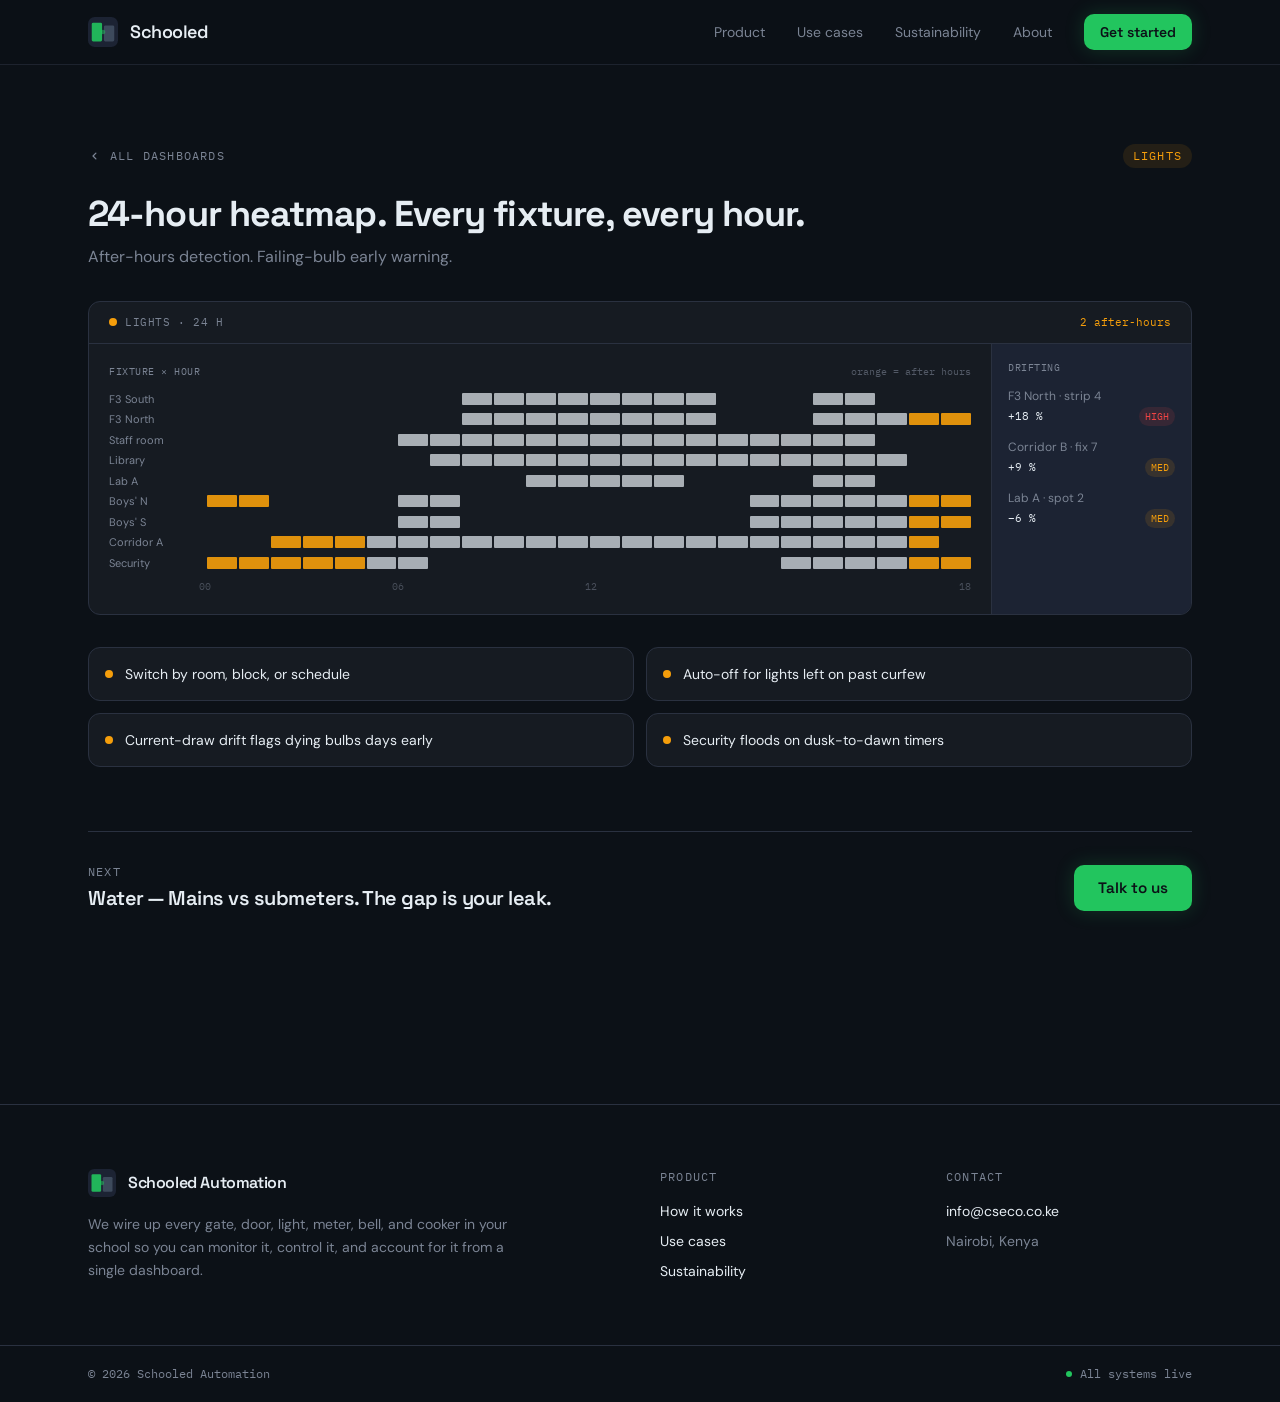
<file: use-cases/lights/index.html>
<!DOCTYPE html><!--WJyxl3WvEwUUkLeyV5elp--><html lang="en"><head><meta charSet="utf-8"/><meta name="viewport" content="width=device-width, initial-scale=1"/><link rel="stylesheet" href="/_next/static/chunks/d0339983c8c9b81f.css" data-precedence="next"/><link rel="preload" as="script" fetchPriority="low" href="/_next/static/chunks/78f17d245f44ecc2.js"/><script src="/_next/static/chunks/65b96ee02177b1b8.js" async=""></script><script src="/_next/static/chunks/c8d0931fee4b59a2.js" async=""></script><script src="/_next/static/chunks/3f893f5065855c86.js" async=""></script><script src="/_next/static/chunks/turbopack-a428b1386a372f87.js" async=""></script><script src="/_next/static/chunks/aa5488182624ddef.js" async=""></script><script src="/_next/static/chunks/ccd5a61a4aa49379.js" async=""></script><script src="/_next/static/chunks/f341ce5ca02cf859.js" async=""></script><title>Lights — Schooled Automation</title><meta name="description" content="Your entire compound on one screen."/><link rel="manifest" href="/manifest.json"/><meta property="og:title" content="Schooled Automation"/><meta property="og:description" content="Your entire compound on one screen."/><meta property="og:url" content="https://schooled-automation.cseco.co.ke/"/><meta property="og:site_name" content="Schooled Automation"/><meta property="og:image" content="https://schooled-automation.cseco.co.ke/og-image.png"/><meta property="og:image:width" content="1200"/><meta property="og:image:height" content="630"/><meta property="og:type" content="website"/><meta name="twitter:card" content="summary_large_image"/><meta name="twitter:title" content="Schooled Automation"/><meta name="twitter:description" content="Your entire compound on one screen."/><meta name="twitter:image" content="https://schooled-automation.cseco.co.ke/og-image.png"/><link rel="icon" href="/favicon.svg" type="image/svg+xml"/><link rel="icon" href="/favicon.png" sizes="32x32" type="image/png"/><link rel="apple-touch-icon" href="/apple-touch-icon.png"/><script src="/_next/static/chunks/a6dad97d9634a72d.js" noModule=""></script></head><body class="min-h-screen"><div hidden=""><!--$--><!--/$--></div><header class="fixed top-0 left-0 right-0 z-50 border-b border-[var(--color-border)]/60 bg-[var(--color-base)]/80 backdrop-blur-xl"><div class="max-w-6xl mx-auto px-6 h-16 flex items-center justify-between"><a class="flex items-center gap-3 group" href="/"><svg width="30" height="30" viewBox="0 0 64 64" fill="none" aria-hidden="true"><rect width="64" height="64" rx="14" fill="var(--color-surface-raised)"></rect><rect x="8" y="12" width="22" height="40" rx="3" fill="var(--color-primary)" opacity="0.9"></rect><rect x="34" y="18" width="22" height="34" rx="3" fill="var(--color-border-bright)"></rect><circle cx="32" cy="32" r="5" fill="var(--color-primary)"><animate attributeName="opacity" values="1;0.4;1" dur="2.4s" repeatCount="indefinite"></animate></circle></svg><span class="font-display font-semibold text-[var(--color-text)] tracking-tight text-lg">Schooled</span></a><nav class="hidden md:flex items-center gap-8 text-sm"><a class="text-[var(--color-muted)] hover:text-[var(--color-text)] transition-colors" href="/product/">Product</a><a class="text-[var(--color-muted)] hover:text-[var(--color-text)] transition-colors" href="/use-cases/">Use cases</a><a class="text-[var(--color-muted)] hover:text-[var(--color-text)] transition-colors" href="/sustainability/">Sustainability</a><a class="text-[var(--color-muted)] hover:text-[var(--color-text)] transition-colors" href="/about/">About</a><a class="btn-primary btn-sm" href="/contact/">Get started</a></nav></div></header><main class="max-w-6xl mx-auto px-6 pt-28 md:pt-36 pb-section-lg"><div class="flex items-center justify-between mb-6"><a class="font-mono text-xs uppercase tracking-widest text-[var(--color-muted)] hover:text-[var(--color-text)] transition-colors inline-flex items-center gap-2" href="/use-cases/"><svg width="14" height="14" viewBox="0 0 16 16" fill="currentColor"><path d="M9.53 11.78a.75.75 0 01-1.06 0L5.22 8.53a.75.75 0 010-1.06l3.25-3.25a.75.75 0 111.06 1.06L6.81 8l2.72 2.72a.75.75 0 010 1.06z"></path></svg>All dashboards</a><span class="font-mono text-xs uppercase tracking-widest px-2.5 py-1 rounded-full" style="color:var(--color-warn);background:rgba(245,158,11,0.1)">Lights</span></div><div class="mb-8"><h1 class="font-display text-3xl md:text-4xl font-bold leading-tight">24-hour heatmap. Every fixture, every hour.</h1><p class="mt-2 text-[var(--color-muted)]">After-hours detection. Failing-bulb early warning.</p></div><div class="card overflow-hidden"><div class="flex items-center justify-between px-5 py-3 border-b border-[var(--color-border)]"><div class="flex items-center gap-2"><span class="w-2 h-2 rounded-full bg-[var(--color-warn)]"></span><span class="font-mono text-[11px] tracking-wider text-[var(--color-muted)]">LIGHTS · 24 H</span></div><span class="font-mono text-[11px] text-[var(--color-warn)]">2 after-hours</span></div><div class="grid md:grid-cols-[1fr_200px]"><div class="p-5"><div class="flex items-baseline justify-between mb-3"><span class="font-mono text-[10px] tracking-wider text-[var(--color-muted)]">FIXTURE × HOUR</span><span class="font-mono text-[10px] text-[var(--color-muted)]/60">orange = after hours</span></div><div class="space-y-1"><div class="grid items-center gap-2" style="grid-template-columns:90px 1fr"><span class="text-[11px] text-[var(--color-muted)] truncate">F3 South</span><div class="grid gap-[2px]" style="grid-template-columns:repeat(24, 1fr)"><div class="h-3 rounded-[1px]" style="background:var(--color-border)/40;opacity:0.3"></div><div class="h-3 rounded-[1px]" style="background:var(--color-border)/40;opacity:0.3"></div><div class="h-3 rounded-[1px]" style="background:var(--color-border)/40;opacity:0.3"></div><div class="h-3 rounded-[1px]" style="background:var(--color-border)/40;opacity:0.3"></div><div class="h-3 rounded-[1px]" style="background:var(--color-border)/40;opacity:0.3"></div><div class="h-3 rounded-[1px]" style="background:var(--color-border)/40;opacity:0.3"></div><div class="h-3 rounded-[1px]" style="background:var(--color-border)/40;opacity:0.3"></div><div class="h-3 rounded-[1px]" style="background:var(--color-border)/40;opacity:0.3"></div><div class="h-3 rounded-[1px]" style="background:var(--color-text);opacity:0.7"></div><div class="h-3 rounded-[1px]" style="background:var(--color-text);opacity:0.7"></div><div class="h-3 rounded-[1px]" style="background:var(--color-text);opacity:0.7"></div><div class="h-3 rounded-[1px]" style="background:var(--color-text);opacity:0.7"></div><div class="h-3 rounded-[1px]" style="background:var(--color-text);opacity:0.7"></div><div class="h-3 rounded-[1px]" style="background:var(--color-text);opacity:0.7"></div><div class="h-3 rounded-[1px]" style="background:var(--color-text);opacity:0.7"></div><div class="h-3 rounded-[1px]" style="background:var(--color-text);opacity:0.7"></div><div class="h-3 rounded-[1px]" style="background:var(--color-border)/40;opacity:0.3"></div><div class="h-3 rounded-[1px]" style="background:var(--color-border)/40;opacity:0.3"></div><div class="h-3 rounded-[1px]" style="background:var(--color-border)/40;opacity:0.3"></div><div class="h-3 rounded-[1px]" style="background:var(--color-text);opacity:0.7"></div><div class="h-3 rounded-[1px]" style="background:var(--color-text);opacity:0.7"></div><div class="h-3 rounded-[1px]" style="background:var(--color-border)/40;opacity:0.3"></div><div class="h-3 rounded-[1px]" style="background:var(--color-border)/40;opacity:0.3"></div><div class="h-3 rounded-[1px]" style="background:var(--color-border)/40;opacity:0.3"></div></div></div><div class="grid items-center gap-2" style="grid-template-columns:90px 1fr"><span class="text-[11px] text-[var(--color-muted)] truncate">F3 North</span><div class="grid gap-[2px]" style="grid-template-columns:repeat(24, 1fr)"><div class="h-3 rounded-[1px]" style="background:var(--color-border)/40;opacity:0.3"></div><div class="h-3 rounded-[1px]" style="background:var(--color-border)/40;opacity:0.3"></div><div class="h-3 rounded-[1px]" style="background:var(--color-border)/40;opacity:0.3"></div><div class="h-3 rounded-[1px]" style="background:var(--color-border)/40;opacity:0.3"></div><div class="h-3 rounded-[1px]" style="background:var(--color-border)/40;opacity:0.3"></div><div class="h-3 rounded-[1px]" style="background:var(--color-border)/40;opacity:0.3"></div><div class="h-3 rounded-[1px]" style="background:var(--color-border)/40;opacity:0.3"></div><div class="h-3 rounded-[1px]" style="background:var(--color-border)/40;opacity:0.3"></div><div class="h-3 rounded-[1px]" style="background:var(--color-text);opacity:0.7"></div><div class="h-3 rounded-[1px]" style="background:var(--color-text);opacity:0.7"></div><div class="h-3 rounded-[1px]" style="background:var(--color-text);opacity:0.7"></div><div class="h-3 rounded-[1px]" style="background:var(--color-text);opacity:0.7"></div><div class="h-3 rounded-[1px]" style="background:var(--color-text);opacity:0.7"></div><div class="h-3 rounded-[1px]" style="background:var(--color-text);opacity:0.7"></div><div class="h-3 rounded-[1px]" style="background:var(--color-text);opacity:0.7"></div><div class="h-3 rounded-[1px]" style="background:var(--color-text);opacity:0.7"></div><div class="h-3 rounded-[1px]" style="background:var(--color-border)/40;opacity:0.3"></div><div class="h-3 rounded-[1px]" style="background:var(--color-border)/40;opacity:0.3"></div><div class="h-3 rounded-[1px]" style="background:var(--color-border)/40;opacity:0.3"></div><div class="h-3 rounded-[1px]" style="background:var(--color-text);opacity:0.7"></div><div class="h-3 rounded-[1px]" style="background:var(--color-text);opacity:0.7"></div><div class="h-3 rounded-[1px]" style="background:var(--color-text);opacity:0.7"></div><div class="h-3 rounded-[1px]" style="background:var(--color-warn);opacity:0.9"></div><div class="h-3 rounded-[1px]" style="background:var(--color-warn);opacity:0.9"></div></div></div><div class="grid items-center gap-2" style="grid-template-columns:90px 1fr"><span class="text-[11px] text-[var(--color-muted)] truncate">Staff room</span><div class="grid gap-[2px]" style="grid-template-columns:repeat(24, 1fr)"><div class="h-3 rounded-[1px]" style="background:var(--color-border)/40;opacity:0.3"></div><div class="h-3 rounded-[1px]" style="background:var(--color-border)/40;opacity:0.3"></div><div class="h-3 rounded-[1px]" style="background:var(--color-border)/40;opacity:0.3"></div><div class="h-3 rounded-[1px]" style="background:var(--color-border)/40;opacity:0.3"></div><div class="h-3 rounded-[1px]" style="background:var(--color-border)/40;opacity:0.3"></div><div class="h-3 rounded-[1px]" style="background:var(--color-border)/40;opacity:0.3"></div><div class="h-3 rounded-[1px]" style="background:var(--color-text);opacity:0.7"></div><div class="h-3 rounded-[1px]" style="background:var(--color-text);opacity:0.7"></div><div class="h-3 rounded-[1px]" style="background:var(--color-text);opacity:0.7"></div><div class="h-3 rounded-[1px]" style="background:var(--color-text);opacity:0.7"></div><div class="h-3 rounded-[1px]" style="background:var(--color-text);opacity:0.7"></div><div class="h-3 rounded-[1px]" style="background:var(--color-text);opacity:0.7"></div><div class="h-3 rounded-[1px]" style="background:var(--color-text);opacity:0.7"></div><div class="h-3 rounded-[1px]" style="background:var(--color-text);opacity:0.7"></div><div class="h-3 rounded-[1px]" style="background:var(--color-text);opacity:0.7"></div><div class="h-3 rounded-[1px]" style="background:var(--color-text);opacity:0.7"></div><div class="h-3 rounded-[1px]" style="background:var(--color-text);opacity:0.7"></div><div class="h-3 rounded-[1px]" style="background:var(--color-text);opacity:0.7"></div><div class="h-3 rounded-[1px]" style="background:var(--color-text);opacity:0.7"></div><div class="h-3 rounded-[1px]" style="background:var(--color-text);opacity:0.7"></div><div class="h-3 rounded-[1px]" style="background:var(--color-text);opacity:0.7"></div><div class="h-3 rounded-[1px]" style="background:var(--color-border)/40;opacity:0.3"></div><div class="h-3 rounded-[1px]" style="background:var(--color-border)/40;opacity:0.3"></div><div class="h-3 rounded-[1px]" style="background:var(--color-border)/40;opacity:0.3"></div></div></div><div class="grid items-center gap-2" style="grid-template-columns:90px 1fr"><span class="text-[11px] text-[var(--color-muted)] truncate">Library</span><div class="grid gap-[2px]" style="grid-template-columns:repeat(24, 1fr)"><div class="h-3 rounded-[1px]" style="background:var(--color-border)/40;opacity:0.3"></div><div class="h-3 rounded-[1px]" style="background:var(--color-border)/40;opacity:0.3"></div><div class="h-3 rounded-[1px]" style="background:var(--color-border)/40;opacity:0.3"></div><div class="h-3 rounded-[1px]" style="background:var(--color-border)/40;opacity:0.3"></div><div class="h-3 rounded-[1px]" style="background:var(--color-border)/40;opacity:0.3"></div><div class="h-3 rounded-[1px]" style="background:var(--color-border)/40;opacity:0.3"></div><div class="h-3 rounded-[1px]" style="background:var(--color-border)/40;opacity:0.3"></div><div class="h-3 rounded-[1px]" style="background:var(--color-text);opacity:0.7"></div><div class="h-3 rounded-[1px]" style="background:var(--color-text);opacity:0.7"></div><div class="h-3 rounded-[1px]" style="background:var(--color-text);opacity:0.7"></div><div class="h-3 rounded-[1px]" style="background:var(--color-text);opacity:0.7"></div><div class="h-3 rounded-[1px]" style="background:var(--color-text);opacity:0.7"></div><div class="h-3 rounded-[1px]" style="background:var(--color-text);opacity:0.7"></div><div class="h-3 rounded-[1px]" style="background:var(--color-text);opacity:0.7"></div><div class="h-3 rounded-[1px]" style="background:var(--color-text);opacity:0.7"></div><div class="h-3 rounded-[1px]" style="background:var(--color-text);opacity:0.7"></div><div class="h-3 rounded-[1px]" style="background:var(--color-text);opacity:0.7"></div><div class="h-3 rounded-[1px]" style="background:var(--color-text);opacity:0.7"></div><div class="h-3 rounded-[1px]" style="background:var(--color-text);opacity:0.7"></div><div class="h-3 rounded-[1px]" style="background:var(--color-text);opacity:0.7"></div><div class="h-3 rounded-[1px]" style="background:var(--color-text);opacity:0.7"></div><div class="h-3 rounded-[1px]" style="background:var(--color-text);opacity:0.7"></div><div class="h-3 rounded-[1px]" style="background:var(--color-border)/40;opacity:0.3"></div><div class="h-3 rounded-[1px]" style="background:var(--color-border)/40;opacity:0.3"></div></div></div><div class="grid items-center gap-2" style="grid-template-columns:90px 1fr"><span class="text-[11px] text-[var(--color-muted)] truncate">Lab A</span><div class="grid gap-[2px]" style="grid-template-columns:repeat(24, 1fr)"><div class="h-3 rounded-[1px]" style="background:var(--color-border)/40;opacity:0.3"></div><div class="h-3 rounded-[1px]" style="background:var(--color-border)/40;opacity:0.3"></div><div class="h-3 rounded-[1px]" style="background:var(--color-border)/40;opacity:0.3"></div><div class="h-3 rounded-[1px]" style="background:var(--color-border)/40;opacity:0.3"></div><div class="h-3 rounded-[1px]" style="background:var(--color-border)/40;opacity:0.3"></div><div class="h-3 rounded-[1px]" style="background:var(--color-border)/40;opacity:0.3"></div><div class="h-3 rounded-[1px]" style="background:var(--color-border)/40;opacity:0.3"></div><div class="h-3 rounded-[1px]" style="background:var(--color-border)/40;opacity:0.3"></div><div class="h-3 rounded-[1px]" style="background:var(--color-border)/40;opacity:0.3"></div><div class="h-3 rounded-[1px]" style="background:var(--color-border)/40;opacity:0.3"></div><div class="h-3 rounded-[1px]" style="background:var(--color-text);opacity:0.7"></div><div class="h-3 rounded-[1px]" style="background:var(--color-text);opacity:0.7"></div><div class="h-3 rounded-[1px]" style="background:var(--color-text);opacity:0.7"></div><div class="h-3 rounded-[1px]" style="background:var(--color-text);opacity:0.7"></div><div class="h-3 rounded-[1px]" style="background:var(--color-text);opacity:0.7"></div><div class="h-3 rounded-[1px]" style="background:var(--color-border)/40;opacity:0.3"></div><div class="h-3 rounded-[1px]" style="background:var(--color-border)/40;opacity:0.3"></div><div class="h-3 rounded-[1px]" style="background:var(--color-border)/40;opacity:0.3"></div><div class="h-3 rounded-[1px]" style="background:var(--color-border)/40;opacity:0.3"></div><div class="h-3 rounded-[1px]" style="background:var(--color-text);opacity:0.7"></div><div class="h-3 rounded-[1px]" style="background:var(--color-text);opacity:0.7"></div><div class="h-3 rounded-[1px]" style="background:var(--color-border)/40;opacity:0.3"></div><div class="h-3 rounded-[1px]" style="background:var(--color-border)/40;opacity:0.3"></div><div class="h-3 rounded-[1px]" style="background:var(--color-border)/40;opacity:0.3"></div></div></div><div class="grid items-center gap-2" style="grid-template-columns:90px 1fr"><span class="text-[11px] text-[var(--color-muted)] truncate">Boys&#x27; N</span><div class="grid gap-[2px]" style="grid-template-columns:repeat(24, 1fr)"><div class="h-3 rounded-[1px]" style="background:var(--color-warn);opacity:0.9"></div><div class="h-3 rounded-[1px]" style="background:var(--color-warn);opacity:0.9"></div><div class="h-3 rounded-[1px]" style="background:var(--color-border)/40;opacity:0.3"></div><div class="h-3 rounded-[1px]" style="background:var(--color-border)/40;opacity:0.3"></div><div class="h-3 rounded-[1px]" style="background:var(--color-border)/40;opacity:0.3"></div><div class="h-3 rounded-[1px]" style="background:var(--color-border)/40;opacity:0.3"></div><div class="h-3 rounded-[1px]" style="background:var(--color-text);opacity:0.7"></div><div class="h-3 rounded-[1px]" style="background:var(--color-text);opacity:0.7"></div><div class="h-3 rounded-[1px]" style="background:var(--color-border)/40;opacity:0.3"></div><div class="h-3 rounded-[1px]" style="background:var(--color-border)/40;opacity:0.3"></div><div class="h-3 rounded-[1px]" style="background:var(--color-border)/40;opacity:0.3"></div><div class="h-3 rounded-[1px]" style="background:var(--color-border)/40;opacity:0.3"></div><div class="h-3 rounded-[1px]" style="background:var(--color-border)/40;opacity:0.3"></div><div class="h-3 rounded-[1px]" style="background:var(--color-border)/40;opacity:0.3"></div><div class="h-3 rounded-[1px]" style="background:var(--color-border)/40;opacity:0.3"></div><div class="h-3 rounded-[1px]" style="background:var(--color-border)/40;opacity:0.3"></div><div class="h-3 rounded-[1px]" style="background:var(--color-border)/40;opacity:0.3"></div><div class="h-3 rounded-[1px]" style="background:var(--color-text);opacity:0.7"></div><div class="h-3 rounded-[1px]" style="background:var(--color-text);opacity:0.7"></div><div class="h-3 rounded-[1px]" style="background:var(--color-text);opacity:0.7"></div><div class="h-3 rounded-[1px]" style="background:var(--color-text);opacity:0.7"></div><div class="h-3 rounded-[1px]" style="background:var(--color-text);opacity:0.7"></div><div class="h-3 rounded-[1px]" style="background:var(--color-warn);opacity:0.9"></div><div class="h-3 rounded-[1px]" style="background:var(--color-warn);opacity:0.9"></div></div></div><div class="grid items-center gap-2" style="grid-template-columns:90px 1fr"><span class="text-[11px] text-[var(--color-muted)] truncate">Boys&#x27; S</span><div class="grid gap-[2px]" style="grid-template-columns:repeat(24, 1fr)"><div class="h-3 rounded-[1px]" style="background:var(--color-border)/40;opacity:0.3"></div><div class="h-3 rounded-[1px]" style="background:var(--color-border)/40;opacity:0.3"></div><div class="h-3 rounded-[1px]" style="background:var(--color-border)/40;opacity:0.3"></div><div class="h-3 rounded-[1px]" style="background:var(--color-border)/40;opacity:0.3"></div><div class="h-3 rounded-[1px]" style="background:var(--color-border)/40;opacity:0.3"></div><div class="h-3 rounded-[1px]" style="background:var(--color-border)/40;opacity:0.3"></div><div class="h-3 rounded-[1px]" style="background:var(--color-text);opacity:0.7"></div><div class="h-3 rounded-[1px]" style="background:var(--color-text);opacity:0.7"></div><div class="h-3 rounded-[1px]" style="background:var(--color-border)/40;opacity:0.3"></div><div class="h-3 rounded-[1px]" style="background:var(--color-border)/40;opacity:0.3"></div><div class="h-3 rounded-[1px]" style="background:var(--color-border)/40;opacity:0.3"></div><div class="h-3 rounded-[1px]" style="background:var(--color-border)/40;opacity:0.3"></div><div class="h-3 rounded-[1px]" style="background:var(--color-border)/40;opacity:0.3"></div><div class="h-3 rounded-[1px]" style="background:var(--color-border)/40;opacity:0.3"></div><div class="h-3 rounded-[1px]" style="background:var(--color-border)/40;opacity:0.3"></div><div class="h-3 rounded-[1px]" style="background:var(--color-border)/40;opacity:0.3"></div><div class="h-3 rounded-[1px]" style="background:var(--color-border)/40;opacity:0.3"></div><div class="h-3 rounded-[1px]" style="background:var(--color-text);opacity:0.7"></div><div class="h-3 rounded-[1px]" style="background:var(--color-text);opacity:0.7"></div><div class="h-3 rounded-[1px]" style="background:var(--color-text);opacity:0.7"></div><div class="h-3 rounded-[1px]" style="background:var(--color-text);opacity:0.7"></div><div class="h-3 rounded-[1px]" style="background:var(--color-text);opacity:0.7"></div><div class="h-3 rounded-[1px]" style="background:var(--color-warn);opacity:0.9"></div><div class="h-3 rounded-[1px]" style="background:var(--color-warn);opacity:0.9"></div></div></div><div class="grid items-center gap-2" style="grid-template-columns:90px 1fr"><span class="text-[11px] text-[var(--color-muted)] truncate">Corridor A</span><div class="grid gap-[2px]" style="grid-template-columns:repeat(24, 1fr)"><div class="h-3 rounded-[1px]" style="background:var(--color-border)/40;opacity:0.3"></div><div class="h-3 rounded-[1px]" style="background:var(--color-border)/40;opacity:0.3"></div><div class="h-3 rounded-[1px]" style="background:var(--color-warn);opacity:0.9"></div><div class="h-3 rounded-[1px]" style="background:var(--color-warn);opacity:0.9"></div><div class="h-3 rounded-[1px]" style="background:var(--color-warn);opacity:0.9"></div><div class="h-3 rounded-[1px]" style="background:var(--color-text);opacity:0.7"></div><div class="h-3 rounded-[1px]" style="background:var(--color-text);opacity:0.7"></div><div class="h-3 rounded-[1px]" style="background:var(--color-text);opacity:0.7"></div><div class="h-3 rounded-[1px]" style="background:var(--color-text);opacity:0.7"></div><div class="h-3 rounded-[1px]" style="background:var(--color-text);opacity:0.7"></div><div class="h-3 rounded-[1px]" style="background:var(--color-text);opacity:0.7"></div><div class="h-3 rounded-[1px]" style="background:var(--color-text);opacity:0.7"></div><div class="h-3 rounded-[1px]" style="background:var(--color-text);opacity:0.7"></div><div class="h-3 rounded-[1px]" style="background:var(--color-text);opacity:0.7"></div><div class="h-3 rounded-[1px]" style="background:var(--color-text);opacity:0.7"></div><div class="h-3 rounded-[1px]" style="background:var(--color-text);opacity:0.7"></div><div class="h-3 rounded-[1px]" style="background:var(--color-text);opacity:0.7"></div><div class="h-3 rounded-[1px]" style="background:var(--color-text);opacity:0.7"></div><div class="h-3 rounded-[1px]" style="background:var(--color-text);opacity:0.7"></div><div class="h-3 rounded-[1px]" style="background:var(--color-text);opacity:0.7"></div><div class="h-3 rounded-[1px]" style="background:var(--color-text);opacity:0.7"></div><div class="h-3 rounded-[1px]" style="background:var(--color-text);opacity:0.7"></div><div class="h-3 rounded-[1px]" style="background:var(--color-warn);opacity:0.9"></div><div class="h-3 rounded-[1px]" style="background:var(--color-border)/40;opacity:0.3"></div></div></div><div class="grid items-center gap-2" style="grid-template-columns:90px 1fr"><span class="text-[11px] text-[var(--color-muted)] truncate">Security</span><div class="grid gap-[2px]" style="grid-template-columns:repeat(24, 1fr)"><div class="h-3 rounded-[1px]" style="background:var(--color-warn);opacity:0.9"></div><div class="h-3 rounded-[1px]" style="background:var(--color-warn);opacity:0.9"></div><div class="h-3 rounded-[1px]" style="background:var(--color-warn);opacity:0.9"></div><div class="h-3 rounded-[1px]" style="background:var(--color-warn);opacity:0.9"></div><div class="h-3 rounded-[1px]" style="background:var(--color-warn);opacity:0.9"></div><div class="h-3 rounded-[1px]" style="background:var(--color-text);opacity:0.7"></div><div class="h-3 rounded-[1px]" style="background:var(--color-text);opacity:0.7"></div><div class="h-3 rounded-[1px]" style="background:var(--color-border)/40;opacity:0.3"></div><div class="h-3 rounded-[1px]" style="background:var(--color-border)/40;opacity:0.3"></div><div class="h-3 rounded-[1px]" style="background:var(--color-border)/40;opacity:0.3"></div><div class="h-3 rounded-[1px]" style="background:var(--color-border)/40;opacity:0.3"></div><div class="h-3 rounded-[1px]" style="background:var(--color-border)/40;opacity:0.3"></div><div class="h-3 rounded-[1px]" style="background:var(--color-border)/40;opacity:0.3"></div><div class="h-3 rounded-[1px]" style="background:var(--color-border)/40;opacity:0.3"></div><div class="h-3 rounded-[1px]" style="background:var(--color-border)/40;opacity:0.3"></div><div class="h-3 rounded-[1px]" style="background:var(--color-border)/40;opacity:0.3"></div><div class="h-3 rounded-[1px]" style="background:var(--color-border)/40;opacity:0.3"></div><div class="h-3 rounded-[1px]" style="background:var(--color-border)/40;opacity:0.3"></div><div class="h-3 rounded-[1px]" style="background:var(--color-text);opacity:0.7"></div><div class="h-3 rounded-[1px]" style="background:var(--color-text);opacity:0.7"></div><div class="h-3 rounded-[1px]" style="background:var(--color-text);opacity:0.7"></div><div class="h-3 rounded-[1px]" style="background:var(--color-text);opacity:0.7"></div><div class="h-3 rounded-[1px]" style="background:var(--color-warn);opacity:0.9"></div><div class="h-3 rounded-[1px]" style="background:var(--color-warn);opacity:0.9"></div></div></div></div><div class="grid mt-2 text-[10px] font-mono text-[var(--color-muted)]/50" style="grid-template-columns:90px repeat(4, 1fr)"><span></span><span>00</span><span>06</span><span>12</span><span class="text-right">18</span></div></div><div class="border-l border-[var(--color-border)] bg-[var(--color-surface-raised)] p-4"><p class="font-mono text-[10px] tracking-wider text-[var(--color-muted)] mb-3">DRIFTING</p><ul class="space-y-3"><li><p class="text-[12px] text-[var(--color-muted)] mb-0.5">F3 North · strip 4</p><div class="flex items-center justify-between"><span class="font-mono text-[11px]">+18 %</span><span class="font-mono text-[10px] uppercase px-1.5 py-0.5 rounded-full" style="color:var(--color-danger);background:rgba(239,68,68,0.12)">high</span></div></li><li><p class="text-[12px] text-[var(--color-muted)] mb-0.5">Corridor B · fix 7</p><div class="flex items-center justify-between"><span class="font-mono text-[11px]">+9 %</span><span class="font-mono text-[10px] uppercase px-1.5 py-0.5 rounded-full" style="color:var(--color-warn);background:rgba(245,158,11,0.12)">med</span></div></li><li><p class="text-[12px] text-[var(--color-muted)] mb-0.5">Lab A · spot 2</p><div class="flex items-center justify-between"><span class="font-mono text-[11px]">−6 %</span><span class="font-mono text-[10px] uppercase px-1.5 py-0.5 rounded-full" style="color:var(--color-warn);background:rgba(245,158,11,0.12)">med</span></div></li></ul></div></div></div><ul class="mt-8 grid sm:grid-cols-2 gap-3"><li class="card p-4 flex items-center gap-3 text-sm"><span class="w-2 h-2 rounded-full shrink-0" style="background:var(--color-warn)"></span>Switch by room, block, or schedule</li><li class="card p-4 flex items-center gap-3 text-sm"><span class="w-2 h-2 rounded-full shrink-0" style="background:var(--color-warn)"></span>Auto-off for lights left on past curfew</li><li class="card p-4 flex items-center gap-3 text-sm"><span class="w-2 h-2 rounded-full shrink-0" style="background:var(--color-warn)"></span>Current-draw drift flags dying bulbs days early</li><li class="card p-4 flex items-center gap-3 text-sm"><span class="w-2 h-2 rounded-full shrink-0" style="background:var(--color-warn)"></span>Security floods on dusk-to-dawn timers</li></ul><div class="mt-16 pt-8 border-t border-[var(--color-border)] flex flex-col sm:flex-row items-start sm:items-center justify-between gap-6"><div><p class="font-mono text-xs uppercase tracking-widest text-[var(--color-muted)] mb-1">Next</p><a class="font-display text-xl font-semibold hover:text-[var(--color-primary)] transition-colors" href="/use-cases/water/">Water<!-- --> — <!-- -->Mains vs submeters. The gap is your leak.</a></div><a href="/contact" class="btn-primary">Talk to us</a></div></main><footer class="border-t border-[var(--color-border)] mt-section-lg"><div class="max-w-6xl mx-auto px-6 py-16 grid md:grid-cols-4 gap-10"><div class="md:col-span-2"><div class="flex items-center gap-3 mb-4"><svg width="28" height="28" viewBox="0 0 64 64" fill="none" aria-hidden="true"><rect width="64" height="64" rx="14" fill="var(--color-surface-raised)"></rect><rect x="8" y="12" width="22" height="40" rx="3" fill="var(--color-primary)" opacity="0.9"></rect><rect x="34" y="18" width="22" height="34" rx="3" fill="var(--color-border-bright)"></rect><circle cx="32" cy="32" r="5" fill="var(--color-primary)"><animate attributeName="opacity" values="1;0.4;1" dur="2.4s" repeatCount="indefinite"></animate></circle></svg><span class="font-display font-semibold text-[var(--color-text)]">Schooled Automation</span></div><p class="text-sm text-[var(--color-muted)] max-w-md leading-relaxed">We wire up every gate, door, light, meter, bell, and cooker in your school so you can monitor it, control it, and account for it from a single dashboard.</p></div><div><p class="font-mono text-xs uppercase tracking-widest text-[var(--color-muted)] mb-4">Product</p><ul class="space-y-2.5 text-sm"><li><a class="text-[var(--color-text)] hover:text-[var(--color-primary)] transition-colors" href="/product/">How it works</a></li><li><a class="text-[var(--color-text)] hover:text-[var(--color-primary)] transition-colors" href="/use-cases/">Use cases</a></li><li><a class="text-[var(--color-text)] hover:text-[var(--color-primary)] transition-colors" href="/sustainability/">Sustainability</a></li></ul></div><div><p class="font-mono text-xs uppercase tracking-widest text-[var(--color-muted)] mb-4">Contact</p><ul class="space-y-2.5 text-sm"><li><a href="mailto:info@cseco.co.ke" class="text-[var(--color-text)] hover:text-[var(--color-primary)] transition-colors">info@cseco.co.ke</a></li><li><span class="text-[var(--color-muted)]">Nairobi, Kenya</span></li></ul></div></div><div class="border-t border-[var(--color-border)]"><div class="max-w-6xl mx-auto px-6 py-5 flex items-center justify-between text-xs text-[var(--color-muted)] font-mono"><span>© <!-- -->2026<!-- --> Schooled Automation</span><span class="flex items-center gap-2"><span class="w-1.5 h-1.5 rounded-full bg-[var(--color-primary)] pulse-green"></span>All systems live</span></div></div></footer><!--$--><!--/$--><script src="/_next/static/chunks/78f17d245f44ecc2.js" id="_R_" async=""></script><script>(self.__next_f=self.__next_f||[]).push([0])</script><script>self.__next_f.push([1,"1:\"$Sreact.fragment\"\n2:I[56698,[\"/_next/static/chunks/aa5488182624ddef.js\",\"/_next/static/chunks/ccd5a61a4aa49379.js\"],\"default\"]\n3:I[35109,[\"/_next/static/chunks/aa5488182624ddef.js\",\"/_next/static/chunks/ccd5a61a4aa49379.js\"],\"default\"]\n5:I[96715,[\"/_next/static/chunks/aa5488182624ddef.js\",\"/_next/static/chunks/ccd5a61a4aa49379.js\"],\"OutletBoundary\"]\n6:\"$Sreact.suspense\"\n8:I[96715,[\"/_next/static/chunks/aa5488182624ddef.js\",\"/_next/static/chunks/ccd5a61a4aa49379.js\"],\"ViewportBoundary\"]\na:I[96715,[\"/_next/static/chunks/aa5488182624ddef.js\",\"/_next/static/chunks/ccd5a61a4aa49379.js\"],\"MetadataBoundary\"]\nc:I[57797,[\"/_next/static/chunks/aa5488182624ddef.js\",\"/_next/static/chunks/ccd5a61a4aa49379.js\"],\"default\"]\n:HL[\"/_next/static/chunks/d0339983c8c9b81f.css\",\"style\"]\n"])</script><script>self.__next_f.push([1,"0:{\"P\":null,\"b\":\"WJyxl3WvEwUUkLeyV5elp\",\"c\":[\"\",\"use-cases\",\"lights\",\"\"],\"q\":\"\",\"i\":false,\"f\":[[[\"\",{\"children\":[\"use-cases\",{\"children\":[[\"slug\",\"lights\",\"d\"],{\"children\":[\"__PAGE__\",{}]}]}]},\"$undefined\",\"$undefined\",true],[[\"$\",\"$1\",\"c\",{\"children\":[[[\"$\",\"link\",\"0\",{\"rel\":\"stylesheet\",\"href\":\"/_next/static/chunks/d0339983c8c9b81f.css\",\"precedence\":\"next\",\"crossOrigin\":\"$undefined\",\"nonce\":\"$undefined\"}]],[\"$\",\"html\",null,{\"lang\":\"en\",\"children\":[\"$\",\"body\",null,{\"className\":\"min-h-screen\",\"children\":[\"$\",\"$L2\",null,{\"parallelRouterKey\":\"children\",\"error\":\"$undefined\",\"errorStyles\":\"$undefined\",\"errorScripts\":\"$undefined\",\"template\":[\"$\",\"$L3\",null,{}],\"templateStyles\":\"$undefined\",\"templateScripts\":\"$undefined\",\"notFound\":[[[\"$\",\"title\",null,{\"children\":\"404: This page could not be found.\"}],[\"$\",\"div\",null,{\"style\":{\"fontFamily\":\"system-ui,\\\"Segoe UI\\\",Roboto,Helvetica,Arial,sans-serif,\\\"Apple Color Emoji\\\",\\\"Segoe UI Emoji\\\"\",\"height\":\"100vh\",\"textAlign\":\"center\",\"display\":\"flex\",\"flexDirection\":\"column\",\"alignItems\":\"center\",\"justifyContent\":\"center\"},\"children\":[\"$\",\"div\",null,{\"children\":[[\"$\",\"style\",null,{\"dangerouslySetInnerHTML\":{\"__html\":\"body{color:#000;background:#fff;margin:0}.next-error-h1{border-right:1px solid rgba(0,0,0,.3)}@media (prefers-color-scheme:dark){body{color:#fff;background:#000}.next-error-h1{border-right:1px solid rgba(255,255,255,.3)}}\"}}],[\"$\",\"h1\",null,{\"className\":\"next-error-h1\",\"style\":{\"display\":\"inline-block\",\"margin\":\"0 20px 0 0\",\"padding\":\"0 23px 0 0\",\"fontSize\":24,\"fontWeight\":500,\"verticalAlign\":\"top\",\"lineHeight\":\"49px\"},\"children\":404}],[\"$\",\"div\",null,{\"style\":{\"display\":\"inline-block\"},\"children\":[\"$\",\"h2\",null,{\"style\":{\"fontSize\":14,\"fontWeight\":400,\"lineHeight\":\"49px\",\"margin\":0},\"children\":\"This page could not be found.\"}]}]]}]}]],[]],\"forbidden\":\"$undefined\",\"unauthorized\":\"$undefined\"}]}]}]]}],{\"children\":[[\"$\",\"$1\",\"c\",{\"children\":[null,[\"$\",\"$L2\",null,{\"parallelRouterKey\":\"children\",\"error\":\"$undefined\",\"errorStyles\":\"$undefined\",\"errorScripts\":\"$undefined\",\"template\":[\"$\",\"$L3\",null,{}],\"templateStyles\":\"$undefined\",\"templateScripts\":\"$undefined\",\"notFound\":\"$undefined\",\"forbidden\":\"$undefined\",\"unauthorized\":\"$undefined\"}]]}],{\"children\":[[\"$\",\"$1\",\"c\",{\"children\":[null,[\"$\",\"$L2\",null,{\"parallelRouterKey\":\"children\",\"error\":\"$undefined\",\"errorStyles\":\"$undefined\",\"errorScripts\":\"$undefined\",\"template\":[\"$\",\"$L3\",null,{}],\"templateStyles\":\"$undefined\",\"templateScripts\":\"$undefined\",\"notFound\":\"$undefined\",\"forbidden\":\"$undefined\",\"unauthorized\":\"$undefined\"}]]}],{\"children\":[[\"$\",\"$1\",\"c\",{\"children\":[\"$L4\",[[\"$\",\"script\",\"script-0\",{\"src\":\"/_next/static/chunks/f341ce5ca02cf859.js\",\"async\":true,\"nonce\":\"$undefined\"}]],[\"$\",\"$L5\",null,{\"children\":[\"$\",\"$6\",null,{\"name\":\"Next.MetadataOutlet\",\"children\":\"$@7\"}]}]]}],{},null,false,false]},null,false,false]},null,false,false]},null,false,false],[\"$\",\"$1\",\"h\",{\"children\":[null,[\"$\",\"$L8\",null,{\"children\":\"$@9\"}],[\"$\",\"div\",null,{\"hidden\":true,\"children\":[\"$\",\"$La\",null,{\"children\":[\"$\",\"$6\",null,{\"name\":\"Next.Metadata\",\"children\":\"$@b\"}]}]}],null]}],false]],\"m\":\"$undefined\",\"G\":[\"$c\",[]],\"S\":true}\n"])</script><script>self.__next_f.push([1,"d:I[1247,[\"/_next/static/chunks/f341ce5ca02cf859.js\"],\"\"]\n"])</script><script>self.__next_f.push([1,"4:[[\"$\",\"header\",null,{\"className\":\"fixed top-0 left-0 right-0 z-50 border-b border-[var(--color-border)]/60 bg-[var(--color-base)]/80 backdrop-blur-xl\",\"children\":[\"$\",\"div\",null,{\"className\":\"max-w-6xl mx-auto px-6 h-16 flex items-center justify-between\",\"children\":[[\"$\",\"$Ld\",null,{\"href\":\"/\",\"className\":\"flex items-center gap-3 group\",\"children\":[[\"$\",\"svg\",null,{\"width\":30,\"height\":30,\"viewBox\":\"0 0 64 64\",\"fill\":\"none\",\"aria-hidden\":\"true\",\"children\":[[\"$\",\"rect\",null,{\"width\":\"64\",\"height\":\"64\",\"rx\":\"14\",\"fill\":\"var(--color-surface-raised)\"}],[\"$\",\"rect\",null,{\"x\":\"8\",\"y\":\"12\",\"width\":\"22\",\"height\":\"40\",\"rx\":\"3\",\"fill\":\"var(--color-primary)\",\"opacity\":\"0.9\"}],[\"$\",\"rect\",null,{\"x\":\"34\",\"y\":\"18\",\"width\":\"22\",\"height\":\"34\",\"rx\":\"3\",\"fill\":\"var(--color-border-bright)\"}],[\"$\",\"circle\",null,{\"cx\":\"32\",\"cy\":\"32\",\"r\":\"5\",\"fill\":\"var(--color-primary)\",\"children\":[\"$\",\"animate\",null,{\"attributeName\":\"opacity\",\"values\":\"1;0.4;1\",\"dur\":\"2.4s\",\"repeatCount\":\"indefinite\"}]}]]}],[\"$\",\"span\",null,{\"className\":\"font-display font-semibold text-[var(--color-text)] tracking-tight text-lg\",\"children\":\"Schooled\"}]]}],[\"$\",\"nav\",null,{\"className\":\"hidden md:flex items-center gap-8 text-sm\",\"children\":[[\"$\",\"$Ld\",null,{\"href\":\"/product\",\"className\":\"text-[var(--color-muted)] hover:text-[var(--color-text)] transition-colors\",\"children\":\"Product\"}],[\"$\",\"$Ld\",null,{\"href\":\"/use-cases\",\"className\":\"text-[var(--color-muted)] hover:text-[var(--color-text)] transition-colors\",\"children\":\"Use cases\"}],[\"$\",\"$Ld\",null,{\"href\":\"/sustainability\",\"className\":\"text-[var(--color-muted)] hover:text-[var(--color-text)] transition-colors\",\"children\":\"Sustainability\"}],[\"$\",\"$Ld\",null,{\"href\":\"/about\",\"className\":\"text-[var(--color-muted)] hover:text-[var(--color-text)] transition-colors\",\"children\":\"About\"}],[\"$\",\"$Ld\",null,{\"href\":\"/contact\",\"className\":\"btn-primary btn-sm\",\"children\":\"Get started\"}]]}]]}]}],[\"$\",\"main\",null,{\"className\":\"max-w-6xl mx-auto px-6 pt-28 md:pt-36 pb-section-lg\",\"children\":[[\"$\",\"div\",null,{\"className\":\"flex items-center justify-between mb-6\",\"children\":[[\"$\",\"$Ld\",null,{\"href\":\"/use-cases\",\"className\":\"font-mono text-xs uppercase tracking-widest text-[var(--color-muted)] hover:text-[var(--color-text)] transition-colors inline-flex items-center gap-2\",\"children\":[[\"$\",\"svg\",null,{\"width\":\"14\",\"height\":\"14\",\"viewBox\":\"0 0 16 16\",\"fill\":\"currentColor\",\"children\":[\"$\",\"path\",null,{\"d\":\"M9.53 11.78a.75.75 0 01-1.06 0L5.22 8.53a.75.75 0 010-1.06l3.25-3.25a.75.75 0 111.06 1.06L6.81 8l2.72 2.72a.75.75 0 010 1.06z\"}]}],\"All dashboards\"]}],[\"$\",\"span\",null,{\"className\":\"font-mono text-xs uppercase tracking-widest px-2.5 py-1 rounded-full\",\"style\":{\"color\":\"var(--color-warn)\",\"background\":\"rgba(245,158,11,0.1)\"},\"children\":\"Lights\"}]]}],[\"$\",\"div\",null,{\"className\":\"mb-8\",\"children\":[[\"$\",\"h1\",null,{\"className\":\"font-display text-3xl md:text-4xl font-bold leading-tight\",\"children\":\"24-hour heatmap. Every fixture, every hour.\"}],[\"$\",\"p\",null,{\"className\":\"mt-2 text-[var(--color-muted)]\",\"children\":\"After-hours detection. Failing-bulb early warning.\"}]]}],[\"$\",\"div\",null,{\"className\":\"card overflow-hidden\",\"children\":[[\"$\",\"div\",null,{\"className\":\"flex items-center justify-between px-5 py-3 border-b border-[var(--color-border)]\",\"children\":[[\"$\",\"div\",null,{\"className\":\"flex items-center gap-2\",\"children\":[[\"$\",\"span\",null,{\"className\":\"w-2 h-2 rounded-full bg-[var(--color-warn)]\"}],[\"$\",\"span\",null,{\"className\":\"font-mono text-[11px] tracking-wider text-[var(--color-muted)]\",\"children\":\"LIGHTS · 24 H\"}]]}],[\"$\",\"span\",null,{\"className\":\"font-mono text-[11px] text-[var(--color-warn)]\",\"children\":\"2 after-hours\"}]]}],[\"$\",\"div\",null,{\"className\":\"grid md:grid-cols-[1fr_200px]\",\"children\":[[\"$\",\"div\",null,{\"className\":\"p-5\",\"children\":[[\"$\",\"div\",null,{\"className\":\"flex items-baseline justify-between mb-3\",\"children\":[[\"$\",\"span\",null,{\"className\":\"font-mono text-[10px] tracking-wider text-[var(--color-muted)]\",\"children\":\"FIXTURE × HOUR\"}],[\"$\",\"span\",null,{\"className\":\"font-mono text-[10px] text-[var(--color-muted)]/60\",\"children\":\"orange = after hours\"}]]}],[\"$\",\"div\",null,{\"className\":\"space-y-1\",\"children\":[[\"$\",\"div\",\"F3 South\",{\"className\":\"grid items-center gap-2\",\"style\":{\"gridTemplateColumns\":\"90px 1fr\"},\"children\":[\"$Le\",\"$Lf\"]}],\"$L10\",\"$L11\",\"$L12\",\"$L13\",\"$L14\",\"$L15\",\"$L16\",\"$L17\"]}],\"$L18\"]}],\"$L19\"]}]]}],\"$L1a\",\"$L1b\"]}],\"$L1c\"]\n"])</script><script>self.__next_f.push([1,"e:[\"$\",\"span\",null,{\"className\":\"text-[11px] text-[var(--color-muted)] truncate\",\"children\":\"F3 South\"}]\n"])</script><script>self.__next_f.push([1,"f:[\"$\",\"div\",null,{\"className\":\"grid gap-[2px]\",\"style\":{\"gridTemplateColumns\":\"repeat(24, 1fr)\"},\"children\":[[\"$\",\"div\",\"0\",{\"className\":\"h-3 rounded-[1px]\",\"style\":{\"background\":\"var(--color-border)/40\",\"opacity\":0.3}}],[\"$\",\"div\",\"1\",{\"className\":\"h-3 rounded-[1px]\",\"style\":{\"background\":\"var(--color-border)/40\",\"opacity\":0.3}}],[\"$\",\"div\",\"2\",{\"className\":\"h-3 rounded-[1px]\",\"style\":{\"background\":\"var(--color-border)/40\",\"opacity\":0.3}}],[\"$\",\"div\",\"3\",{\"className\":\"h-3 rounded-[1px]\",\"style\":{\"background\":\"var(--color-border)/40\",\"opacity\":0.3}}],[\"$\",\"div\",\"4\",{\"className\":\"h-3 rounded-[1px]\",\"style\":{\"background\":\"var(--color-border)/40\",\"opacity\":0.3}}],[\"$\",\"div\",\"5\",{\"className\":\"h-3 rounded-[1px]\",\"style\":{\"background\":\"var(--color-border)/40\",\"opacity\":0.3}}],[\"$\",\"div\",\"6\",{\"className\":\"h-3 rounded-[1px]\",\"style\":{\"background\":\"var(--color-border)/40\",\"opacity\":0.3}}],[\"$\",\"div\",\"7\",{\"className\":\"h-3 rounded-[1px]\",\"style\":{\"background\":\"var(--color-border)/40\",\"opacity\":0.3}}],[\"$\",\"div\",\"8\",{\"className\":\"h-3 rounded-[1px]\",\"style\":{\"background\":\"var(--color-text)\",\"opacity\":0.7}}],[\"$\",\"div\",\"9\",{\"className\":\"h-3 rounded-[1px]\",\"style\":{\"background\":\"var(--color-text)\",\"opacity\":0.7}}],[\"$\",\"div\",\"10\",{\"className\":\"h-3 rounded-[1px]\",\"style\":{\"background\":\"var(--color-text)\",\"opacity\":0.7}}],[\"$\",\"div\",\"11\",{\"className\":\"h-3 rounded-[1px]\",\"style\":{\"background\":\"var(--color-text)\",\"opacity\":0.7}}],[\"$\",\"div\",\"12\",{\"className\":\"h-3 rounded-[1px]\",\"style\":{\"background\":\"var(--color-text)\",\"opacity\":0.7}}],[\"$\",\"div\",\"13\",{\"className\":\"h-3 rounded-[1px]\",\"style\":{\"background\":\"var(--color-text)\",\"opacity\":0.7}}],[\"$\",\"div\",\"14\",{\"className\":\"h-3 rounded-[1px]\",\"style\":{\"background\":\"var(--color-text)\",\"opacity\":0.7}}],[\"$\",\"div\",\"15\",{\"className\":\"h-3 rounded-[1px]\",\"style\":{\"background\":\"var(--color-text)\",\"opacity\":0.7}}],[\"$\",\"div\",\"16\",{\"className\":\"h-3 rounded-[1px]\",\"style\":{\"background\":\"var(--color-border)/40\",\"opacity\":0.3}}],[\"$\",\"div\",\"17\",{\"className\":\"h-3 rounded-[1px]\",\"style\":{\"background\":\"var(--color-border)/40\",\"opacity\":0.3}}],[\"$\",\"div\",\"18\",{\"className\":\"h-3 rounded-[1px]\",\"style\":{\"background\":\"var(--color-border)/40\",\"opacity\":0.3}}],[\"$\",\"div\",\"19\",{\"className\":\"h-3 rounded-[1px]\",\"style\":{\"background\":\"var(--color-text)\",\"opacity\":0.7}}],[\"$\",\"div\",\"20\",{\"className\":\"h-3 rounded-[1px]\",\"style\":{\"background\":\"var(--color-text)\",\"opacity\":0.7}}],[\"$\",\"div\",\"21\",{\"className\":\"h-3 rounded-[1px]\",\"style\":{\"background\":\"var(--color-border)/40\",\"opacity\":0.3}}],[\"$\",\"div\",\"22\",{\"className\":\"h-3 rounded-[1px]\",\"style\":{\"background\":\"var(--color-border)/40\",\"opacity\":0.3}}],[\"$\",\"div\",\"23\",{\"className\":\"h-3 rounded-[1px]\",\"style\":{\"background\":\"var(--color-border)/40\",\"opacity\":0.3}}]]}]\n"])</script><script>self.__next_f.push([1,"10:[\"$\",\"div\",\"F3 North\",{\"className\":\"grid items-center gap-2\",\"style\":{\"gridTemplateColumns\":\"90px 1fr\"},\"children\":[[\"$\",\"span\",null,{\"className\":\"text-[11px] text-[var(--color-muted)] truncate\",\"children\":\"F3 North\"}],[\"$\",\"div\",null,{\"className\":\"grid gap-[2px]\",\"style\":{\"gridTemplateColumns\":\"repeat(24, 1fr)\"},\"children\":[[\"$\",\"div\",\"0\",{\"className\":\"h-3 rounded-[1px]\",\"style\":{\"background\":\"var(--color-border)/40\",\"opacity\":0.3}}],[\"$\",\"div\",\"1\",{\"className\":\"h-3 rounded-[1px]\",\"style\":{\"background\":\"var(--color-border)/40\",\"opacity\":0.3}}],[\"$\",\"div\",\"2\",{\"className\":\"h-3 rounded-[1px]\",\"style\":{\"background\":\"var(--color-border)/40\",\"opacity\":0.3}}],[\"$\",\"div\",\"3\",{\"className\":\"h-3 rounded-[1px]\",\"style\":{\"background\":\"var(--color-border)/40\",\"opacity\":0.3}}],[\"$\",\"div\",\"4\",{\"className\":\"h-3 rounded-[1px]\",\"style\":{\"background\":\"var(--color-border)/40\",\"opacity\":0.3}}],[\"$\",\"div\",\"5\",{\"className\":\"h-3 rounded-[1px]\",\"style\":{\"background\":\"var(--color-border)/40\",\"opacity\":0.3}}],[\"$\",\"div\",\"6\",{\"className\":\"h-3 rounded-[1px]\",\"style\":{\"background\":\"var(--color-border)/40\",\"opacity\":0.3}}],[\"$\",\"div\",\"7\",{\"className\":\"h-3 rounded-[1px]\",\"style\":{\"background\":\"var(--color-border)/40\",\"opacity\":0.3}}],[\"$\",\"div\",\"8\",{\"className\":\"h-3 rounded-[1px]\",\"style\":{\"background\":\"var(--color-text)\",\"opacity\":0.7}}],[\"$\",\"div\",\"9\",{\"className\":\"h-3 rounded-[1px]\",\"style\":{\"background\":\"var(--color-text)\",\"opacity\":0.7}}],[\"$\",\"div\",\"10\",{\"className\":\"h-3 rounded-[1px]\",\"style\":{\"background\":\"var(--color-text)\",\"opacity\":0.7}}],[\"$\",\"div\",\"11\",{\"className\":\"h-3 rounded-[1px]\",\"style\":{\"background\":\"var(--color-text)\",\"opacity\":0.7}}],[\"$\",\"div\",\"12\",{\"className\":\"h-3 rounded-[1px]\",\"style\":{\"background\":\"var(--color-text)\",\"opacity\":0.7}}],[\"$\",\"div\",\"13\",{\"className\":\"h-3 rounded-[1px]\",\"style\":{\"background\":\"var(--color-text)\",\"opacity\":0.7}}],[\"$\",\"div\",\"14\",{\"className\":\"h-3 rounded-[1px]\",\"style\":{\"background\":\"var(--color-text)\",\"opacity\":0.7}}],[\"$\",\"div\",\"15\",{\"className\":\"h-3 rounded-[1px]\",\"style\":{\"background\":\"var(--color-text)\",\"opacity\":0.7}}],[\"$\",\"div\",\"16\",{\"className\":\"h-3 rounded-[1px]\",\"style\":{\"background\":\"var(--color-border)/40\",\"opacity\":0.3}}],[\"$\",\"div\",\"17\",{\"className\":\"h-3 rounded-[1px]\",\"style\":{\"background\":\"var(--color-border)/40\",\"opacity\":0.3}}],[\"$\",\"div\",\"18\",{\"className\":\"h-3 rounded-[1px]\",\"style\":{\"background\":\"var(--color-border)/40\",\"opacity\":0.3}}],[\"$\",\"div\",\"19\",{\"className\":\"h-3 rounded-[1px]\",\"style\":{\"background\":\"var(--color-text)\",\"opacity\":0.7}}],[\"$\",\"div\",\"20\",{\"className\":\"h-3 rounded-[1px]\",\"style\":{\"background\":\"var(--color-text)\",\"opacity\":0.7}}],[\"$\",\"div\",\"21\",{\"className\":\"h-3 rounded-[1px]\",\"style\":{\"background\":\"var(--color-text)\",\"opacity\":0.7}}],[\"$\",\"div\",\"22\",{\"className\":\"h-3 rounded-[1px]\",\"style\":{\"background\":\"var(--color-warn)\",\"opacity\":0.9}}],[\"$\",\"div\",\"23\",{\"className\":\"h-3 rounded-[1px]\",\"style\":{\"background\":\"var(--color-warn)\",\"opacity\":0.9}}]]}]]}]\n"])</script><script>self.__next_f.push([1,"11:[\"$\",\"div\",\"Staff room\",{\"className\":\"grid items-center gap-2\",\"style\":{\"gridTemplateColumns\":\"90px 1fr\"},\"children\":[[\"$\",\"span\",null,{\"className\":\"text-[11px] text-[var(--color-muted)] truncate\",\"children\":\"Staff room\"}],[\"$\",\"div\",null,{\"className\":\"grid gap-[2px]\",\"style\":{\"gridTemplateColumns\":\"repeat(24, 1fr)\"},\"children\":[[\"$\",\"div\",\"0\",{\"className\":\"h-3 rounded-[1px]\",\"style\":{\"background\":\"var(--color-border)/40\",\"opacity\":0.3}}],[\"$\",\"div\",\"1\",{\"className\":\"h-3 rounded-[1px]\",\"style\":{\"background\":\"var(--color-border)/40\",\"opacity\":0.3}}],[\"$\",\"div\",\"2\",{\"className\":\"h-3 rounded-[1px]\",\"style\":{\"background\":\"var(--color-border)/40\",\"opacity\":0.3}}],[\"$\",\"div\",\"3\",{\"className\":\"h-3 rounded-[1px]\",\"style\":{\"background\":\"var(--color-border)/40\",\"opacity\":0.3}}],[\"$\",\"div\",\"4\",{\"className\":\"h-3 rounded-[1px]\",\"style\":{\"background\":\"var(--color-border)/40\",\"opacity\":0.3}}],[\"$\",\"div\",\"5\",{\"className\":\"h-3 rounded-[1px]\",\"style\":{\"background\":\"var(--color-border)/40\",\"opacity\":0.3}}],[\"$\",\"div\",\"6\",{\"className\":\"h-3 rounded-[1px]\",\"style\":{\"background\":\"var(--color-text)\",\"opacity\":0.7}}],[\"$\",\"div\",\"7\",{\"className\":\"h-3 rounded-[1px]\",\"style\":{\"background\":\"var(--color-text)\",\"opacity\":0.7}}],[\"$\",\"div\",\"8\",{\"className\":\"h-3 rounded-[1px]\",\"style\":{\"background\":\"var(--color-text)\",\"opacity\":0.7}}],[\"$\",\"div\",\"9\",{\"className\":\"h-3 rounded-[1px]\",\"style\":{\"background\":\"var(--color-text)\",\"opacity\":0.7}}],[\"$\",\"div\",\"10\",{\"className\":\"h-3 rounded-[1px]\",\"style\":{\"background\":\"var(--color-text)\",\"opacity\":0.7}}],[\"$\",\"div\",\"11\",{\"className\":\"h-3 rounded-[1px]\",\"style\":{\"background\":\"var(--color-text)\",\"opacity\":0.7}}],[\"$\",\"div\",\"12\",{\"className\":\"h-3 rounded-[1px]\",\"style\":{\"background\":\"var(--color-text)\",\"opacity\":0.7}}],[\"$\",\"div\",\"13\",{\"className\":\"h-3 rounded-[1px]\",\"style\":{\"background\":\"var(--color-text)\",\"opacity\":0.7}}],[\"$\",\"div\",\"14\",{\"className\":\"h-3 rounded-[1px]\",\"style\":{\"background\":\"var(--color-text)\",\"opacity\":0.7}}],[\"$\",\"div\",\"15\",{\"className\":\"h-3 rounded-[1px]\",\"style\":{\"background\":\"var(--color-text)\",\"opacity\":0.7}}],[\"$\",\"div\",\"16\",{\"className\":\"h-3 rounded-[1px]\",\"style\":{\"background\":\"var(--color-text)\",\"opacity\":0.7}}],[\"$\",\"div\",\"17\",{\"className\":\"h-3 rounded-[1px]\",\"style\":{\"background\":\"var(--color-text)\",\"opacity\":0.7}}],[\"$\",\"div\",\"18\",{\"className\":\"h-3 rounded-[1px]\",\"style\":{\"background\":\"var(--color-text)\",\"opacity\":0.7}}],[\"$\",\"div\",\"19\",{\"className\":\"h-3 rounded-[1px]\",\"style\":{\"background\":\"var(--color-text)\",\"opacity\":0.7}}],[\"$\",\"div\",\"20\",{\"className\":\"h-3 rounded-[1px]\",\"style\":{\"background\":\"var(--color-text)\",\"opacity\":0.7}}],[\"$\",\"div\",\"21\",{\"className\":\"h-3 rounded-[1px]\",\"style\":{\"background\":\"var(--color-border)/40\",\"opacity\":0.3}}],[\"$\",\"div\",\"22\",{\"className\":\"h-3 rounded-[1px]\",\"style\":{\"background\":\"var(--color-border)/40\",\"opacity\":0.3}}],[\"$\",\"div\",\"23\",{\"className\":\"h-3 rounded-[1px]\",\"style\":{\"background\":\"var(--color-border)/40\",\"opacity\":0.3}}]]}]]}]\n"])</script><script>self.__next_f.push([1,"12:[\"$\",\"div\",\"Library\",{\"className\":\"grid items-center gap-2\",\"style\":{\"gridTemplateColumns\":\"90px 1fr\"},\"children\":[[\"$\",\"span\",null,{\"className\":\"text-[11px] text-[var(--color-muted)] truncate\",\"children\":\"Library\"}],[\"$\",\"div\",null,{\"className\":\"grid gap-[2px]\",\"style\":{\"gridTemplateColumns\":\"repeat(24, 1fr)\"},\"children\":[[\"$\",\"div\",\"0\",{\"className\":\"h-3 rounded-[1px]\",\"style\":{\"background\":\"var(--color-border)/40\",\"opacity\":0.3}}],[\"$\",\"div\",\"1\",{\"className\":\"h-3 rounded-[1px]\",\"style\":{\"background\":\"var(--color-border)/40\",\"opacity\":0.3}}],[\"$\",\"div\",\"2\",{\"className\":\"h-3 rounded-[1px]\",\"style\":{\"background\":\"var(--color-border)/40\",\"opacity\":0.3}}],[\"$\",\"div\",\"3\",{\"className\":\"h-3 rounded-[1px]\",\"style\":{\"background\":\"var(--color-border)/40\",\"opacity\":0.3}}],[\"$\",\"div\",\"4\",{\"className\":\"h-3 rounded-[1px]\",\"style\":{\"background\":\"var(--color-border)/40\",\"opacity\":0.3}}],[\"$\",\"div\",\"5\",{\"className\":\"h-3 rounded-[1px]\",\"style\":{\"background\":\"var(--color-border)/40\",\"opacity\":0.3}}],[\"$\",\"div\",\"6\",{\"className\":\"h-3 rounded-[1px]\",\"style\":{\"background\":\"var(--color-border)/40\",\"opacity\":0.3}}],[\"$\",\"div\",\"7\",{\"className\":\"h-3 rounded-[1px]\",\"style\":{\"background\":\"var(--color-text)\",\"opacity\":0.7}}],[\"$\",\"div\",\"8\",{\"className\":\"h-3 rounded-[1px]\",\"style\":{\"background\":\"var(--color-text)\",\"opacity\":0.7}}],[\"$\",\"div\",\"9\",{\"className\":\"h-3 rounded-[1px]\",\"style\":{\"background\":\"var(--color-text)\",\"opacity\":0.7}}],[\"$\",\"div\",\"10\",{\"className\":\"h-3 rounded-[1px]\",\"style\":{\"background\":\"var(--color-text)\",\"opacity\":0.7}}],[\"$\",\"div\",\"11\",{\"className\":\"h-3 rounded-[1px]\",\"style\":{\"background\":\"var(--color-text)\",\"opacity\":0.7}}],[\"$\",\"div\",\"12\",{\"className\":\"h-3 rounded-[1px]\",\"style\":{\"background\":\"var(--color-text)\",\"opacity\":0.7}}],[\"$\",\"div\",\"13\",{\"className\":\"h-3 rounded-[1px]\",\"style\":{\"background\":\"var(--color-text)\",\"opacity\":0.7}}],[\"$\",\"div\",\"14\",{\"className\":\"h-3 rounded-[1px]\",\"style\":{\"background\":\"var(--color-text)\",\"opacity\":0.7}}],[\"$\",\"div\",\"15\",{\"className\":\"h-3 rounded-[1px]\",\"style\":{\"background\":\"var(--color-text)\",\"opacity\":0.7}}],[\"$\",\"div\",\"16\",{\"className\":\"h-3 rounded-[1px]\",\"style\":{\"background\":\"var(--color-text)\",\"opacity\":0.7}}],[\"$\",\"div\",\"17\",{\"className\":\"h-3 rounded-[1px]\",\"style\":{\"background\":\"var(--color-text)\",\"opacity\":0.7}}],[\"$\",\"div\",\"18\",{\"className\":\"h-3 rounded-[1px]\",\"style\":{\"background\":\"var(--color-text)\",\"opacity\":0.7}}],[\"$\",\"div\",\"19\",{\"className\":\"h-3 rounded-[1px]\",\"style\":{\"background\":\"var(--color-text)\",\"opacity\":0.7}}],[\"$\",\"div\",\"20\",{\"className\":\"h-3 rounded-[1px]\",\"style\":{\"background\":\"var(--color-text)\",\"opacity\":0.7}}],[\"$\",\"div\",\"21\",{\"className\":\"h-3 rounded-[1px]\",\"style\":{\"background\":\"var(--color-text)\",\"opacity\":0.7}}],[\"$\",\"div\",\"22\",{\"className\":\"h-3 rounded-[1px]\",\"style\":{\"background\":\"var(--color-border)/40\",\"opacity\":0.3}}],[\"$\",\"div\",\"23\",{\"className\":\"h-3 rounded-[1px]\",\"style\":{\"background\":\"var(--color-border)/40\",\"opacity\":0.3}}]]}]]}]\n"])</script><script>self.__next_f.push([1,"13:[\"$\",\"div\",\"Lab A\",{\"className\":\"grid items-center gap-2\",\"style\":{\"gridTemplateColumns\":\"90px 1fr\"},\"children\":[[\"$\",\"span\",null,{\"className\":\"text-[11px] text-[var(--color-muted)] truncate\",\"children\":\"Lab A\"}],[\"$\",\"div\",null,{\"className\":\"grid gap-[2px]\",\"style\":{\"gridTemplateColumns\":\"repeat(24, 1fr)\"},\"children\":[[\"$\",\"div\",\"0\",{\"className\":\"h-3 rounded-[1px]\",\"style\":{\"background\":\"var(--color-border)/40\",\"opacity\":0.3}}],[\"$\",\"div\",\"1\",{\"className\":\"h-3 rounded-[1px]\",\"style\":{\"background\":\"var(--color-border)/40\",\"opacity\":0.3}}],[\"$\",\"div\",\"2\",{\"className\":\"h-3 rounded-[1px]\",\"style\":{\"background\":\"var(--color-border)/40\",\"opacity\":0.3}}],[\"$\",\"div\",\"3\",{\"className\":\"h-3 rounded-[1px]\",\"style\":{\"background\":\"var(--color-border)/40\",\"opacity\":0.3}}],[\"$\",\"div\",\"4\",{\"className\":\"h-3 rounded-[1px]\",\"style\":{\"background\":\"var(--color-border)/40\",\"opacity\":0.3}}],[\"$\",\"div\",\"5\",{\"className\":\"h-3 rounded-[1px]\",\"style\":{\"background\":\"var(--color-border)/40\",\"opacity\":0.3}}],[\"$\",\"div\",\"6\",{\"className\":\"h-3 rounded-[1px]\",\"style\":{\"background\":\"var(--color-border)/40\",\"opacity\":0.3}}],[\"$\",\"div\",\"7\",{\"className\":\"h-3 rounded-[1px]\",\"style\":{\"background\":\"var(--color-border)/40\",\"opacity\":0.3}}],[\"$\",\"div\",\"8\",{\"className\":\"h-3 rounded-[1px]\",\"style\":{\"background\":\"var(--color-border)/40\",\"opacity\":0.3}}],[\"$\",\"div\",\"9\",{\"className\":\"h-3 rounded-[1px]\",\"style\":{\"background\":\"var(--color-border)/40\",\"opacity\":0.3}}],[\"$\",\"div\",\"10\",{\"className\":\"h-3 rounded-[1px]\",\"style\":{\"background\":\"var(--color-text)\",\"opacity\":0.7}}],[\"$\",\"div\",\"11\",{\"className\":\"h-3 rounded-[1px]\",\"style\":{\"background\":\"var(--color-text)\",\"opacity\":0.7}}],[\"$\",\"div\",\"12\",{\"className\":\"h-3 rounded-[1px]\",\"style\":{\"background\":\"var(--color-text)\",\"opacity\":0.7}}],[\"$\",\"div\",\"13\",{\"className\":\"h-3 rounded-[1px]\",\"style\":{\"background\":\"var(--color-text)\",\"opacity\":0.7}}],[\"$\",\"div\",\"14\",{\"className\":\"h-3 rounded-[1px]\",\"style\":{\"background\":\"var(--color-text)\",\"opacity\":0.7}}],[\"$\",\"div\",\"15\",{\"className\":\"h-3 rounded-[1px]\",\"style\":{\"background\":\"var(--color-border)/40\",\"opacity\":0.3}}],[\"$\",\"div\",\"16\",{\"className\":\"h-3 rounded-[1px]\",\"style\":{\"background\":\"var(--color-border)/40\",\"opacity\":0.3}}],[\"$\",\"div\",\"17\",{\"className\":\"h-3 rounded-[1px]\",\"style\":{\"background\":\"var(--color-border)/40\",\"opacity\":0.3}}],[\"$\",\"div\",\"18\",{\"className\":\"h-3 rounded-[1px]\",\"style\":{\"background\":\"var(--color-border)/40\",\"opacity\":0.3}}],[\"$\",\"div\",\"19\",{\"className\":\"h-3 rounded-[1px]\",\"style\":{\"background\":\"var(--color-text)\",\"opacity\":0.7}}],[\"$\",\"div\",\"20\",{\"className\":\"h-3 rounded-[1px]\",\"style\":{\"background\":\"var(--color-text)\",\"opacity\":0.7}}],[\"$\",\"div\",\"21\",{\"className\":\"h-3 rounded-[1px]\",\"style\":{\"background\":\"var(--color-border)/40\",\"opacity\":0.3}}],[\"$\",\"div\",\"22\",{\"className\":\"h-3 rounded-[1px]\",\"style\":{\"background\":\"var(--color-border)/40\",\"opacity\":0.3}}],[\"$\",\"div\",\"23\",{\"className\":\"h-3 rounded-[1px]\",\"style\":{\"background\":\"var(--color-border)/40\",\"opacity\":0.3}}]]}]]}]\n"])</script><script>self.__next_f.push([1,"14:[\"$\",\"div\",\"Boys' N\",{\"className\":\"grid items-center gap-2\",\"style\":{\"gridTemplateColumns\":\"90px 1fr\"},\"children\":[[\"$\",\"span\",null,{\"className\":\"text-[11px] text-[var(--color-muted)] truncate\",\"children\":\"Boys' N\"}],[\"$\",\"div\",null,{\"className\":\"grid gap-[2px]\",\"style\":{\"gridTemplateColumns\":\"repeat(24, 1fr)\"},\"children\":[[\"$\",\"div\",\"0\",{\"className\":\"h-3 rounded-[1px]\",\"style\":{\"background\":\"var(--color-warn)\",\"opacity\":0.9}}],[\"$\",\"div\",\"1\",{\"className\":\"h-3 rounded-[1px]\",\"style\":{\"background\":\"var(--color-warn)\",\"opacity\":0.9}}],[\"$\",\"div\",\"2\",{\"className\":\"h-3 rounded-[1px]\",\"style\":{\"background\":\"var(--color-border)/40\",\"opacity\":0.3}}],[\"$\",\"div\",\"3\",{\"className\":\"h-3 rounded-[1px]\",\"style\":{\"background\":\"var(--color-border)/40\",\"opacity\":0.3}}],[\"$\",\"div\",\"4\",{\"className\":\"h-3 rounded-[1px]\",\"style\":{\"background\":\"var(--color-border)/40\",\"opacity\":0.3}}],[\"$\",\"div\",\"5\",{\"className\":\"h-3 rounded-[1px]\",\"style\":{\"background\":\"var(--color-border)/40\",\"opacity\":0.3}}],[\"$\",\"div\",\"6\",{\"className\":\"h-3 rounded-[1px]\",\"style\":{\"background\":\"var(--color-text)\",\"opacity\":0.7}}],[\"$\",\"div\",\"7\",{\"className\":\"h-3 rounded-[1px]\",\"style\":{\"background\":\"var(--color-text)\",\"opacity\":0.7}}],[\"$\",\"div\",\"8\",{\"className\":\"h-3 rounded-[1px]\",\"style\":{\"background\":\"var(--color-border)/40\",\"opacity\":0.3}}],[\"$\",\"div\",\"9\",{\"className\":\"h-3 rounded-[1px]\",\"style\":{\"background\":\"var(--color-border)/40\",\"opacity\":0.3}}],[\"$\",\"div\",\"10\",{\"className\":\"h-3 rounded-[1px]\",\"style\":{\"background\":\"var(--color-border)/40\",\"opacity\":0.3}}],[\"$\",\"div\",\"11\",{\"className\":\"h-3 rounded-[1px]\",\"style\":{\"background\":\"var(--color-border)/40\",\"opacity\":0.3}}],[\"$\",\"div\",\"12\",{\"className\":\"h-3 rounded-[1px]\",\"style\":{\"background\":\"var(--color-border)/40\",\"opacity\":0.3}}],[\"$\",\"div\",\"13\",{\"className\":\"h-3 rounded-[1px]\",\"style\":{\"background\":\"var(--color-border)/40\",\"opacity\":0.3}}],[\"$\",\"div\",\"14\",{\"className\":\"h-3 rounded-[1px]\",\"style\":{\"background\":\"var(--color-border)/40\",\"opacity\":0.3}}],[\"$\",\"div\",\"15\",{\"className\":\"h-3 rounded-[1px]\",\"style\":{\"background\":\"var(--color-border)/40\",\"opacity\":0.3}}],[\"$\",\"div\",\"16\",{\"className\":\"h-3 rounded-[1px]\",\"style\":{\"background\":\"var(--color-border)/40\",\"opacity\":0.3}}],[\"$\",\"div\",\"17\",{\"className\":\"h-3 rounded-[1px]\",\"style\":{\"background\":\"var(--color-text)\",\"opacity\":0.7}}],[\"$\",\"div\",\"18\",{\"className\":\"h-3 rounded-[1px]\",\"style\":{\"background\":\"var(--color-text)\",\"opacity\":0.7}}],[\"$\",\"div\",\"19\",{\"className\":\"h-3 rounded-[1px]\",\"style\":{\"background\":\"var(--color-text)\",\"opacity\":0.7}}],[\"$\",\"div\",\"20\",{\"className\":\"h-3 rounded-[1px]\",\"style\":{\"background\":\"var(--color-text)\",\"opacity\":0.7}}],[\"$\",\"div\",\"21\",{\"className\":\"h-3 rounded-[1px]\",\"style\":{\"background\":\"var(--color-text)\",\"opacity\":0.7}}],[\"$\",\"div\",\"22\",{\"className\":\"h-3 rounded-[1px]\",\"style\":{\"background\":\"var(--color-warn)\",\"opacity\":0.9}}],[\"$\",\"div\",\"23\",{\"className\":\"h-3 rounded-[1px]\",\"style\":{\"background\":\"var(--color-warn)\",\"opacity\":0.9}}]]}]]}]\n"])</script><script>self.__next_f.push([1,"15:[\"$\",\"div\",\"Boys' S\",{\"className\":\"grid items-center gap-2\",\"style\":{\"gridTemplateColumns\":\"90px 1fr\"},\"children\":[[\"$\",\"span\",null,{\"className\":\"text-[11px] text-[var(--color-muted)] truncate\",\"children\":\"Boys' S\"}],[\"$\",\"div\",null,{\"className\":\"grid gap-[2px]\",\"style\":{\"gridTemplateColumns\":\"repeat(24, 1fr)\"},\"children\":[[\"$\",\"div\",\"0\",{\"className\":\"h-3 rounded-[1px]\",\"style\":{\"background\":\"var(--color-border)/40\",\"opacity\":0.3}}],[\"$\",\"div\",\"1\",{\"className\":\"h-3 rounded-[1px]\",\"style\":{\"background\":\"var(--color-border)/40\",\"opacity\":0.3}}],[\"$\",\"div\",\"2\",{\"className\":\"h-3 rounded-[1px]\",\"style\":{\"background\":\"var(--color-border)/40\",\"opacity\":0.3}}],[\"$\",\"div\",\"3\",{\"className\":\"h-3 rounded-[1px]\",\"style\":{\"background\":\"var(--color-border)/40\",\"opacity\":0.3}}],[\"$\",\"div\",\"4\",{\"className\":\"h-3 rounded-[1px]\",\"style\":{\"background\":\"var(--color-border)/40\",\"opacity\":0.3}}],[\"$\",\"div\",\"5\",{\"className\":\"h-3 rounded-[1px]\",\"style\":{\"background\":\"var(--color-border)/40\",\"opacity\":0.3}}],[\"$\",\"div\",\"6\",{\"className\":\"h-3 rounded-[1px]\",\"style\":{\"background\":\"var(--color-text)\",\"opacity\":0.7}}],[\"$\",\"div\",\"7\",{\"className\":\"h-3 rounded-[1px]\",\"style\":{\"background\":\"var(--color-text)\",\"opacity\":0.7}}],[\"$\",\"div\",\"8\",{\"className\":\"h-3 rounded-[1px]\",\"style\":{\"background\":\"var(--color-border)/40\",\"opacity\":0.3}}],[\"$\",\"div\",\"9\",{\"className\":\"h-3 rounded-[1px]\",\"style\":{\"background\":\"var(--color-border)/40\",\"opacity\":0.3}}],[\"$\",\"div\",\"10\",{\"className\":\"h-3 rounded-[1px]\",\"style\":{\"background\":\"var(--color-border)/40\",\"opacity\":0.3}}],[\"$\",\"div\",\"11\",{\"className\":\"h-3 rounded-[1px]\",\"style\":{\"background\":\"var(--color-border)/40\",\"opacity\":0.3}}],[\"$\",\"div\",\"12\",{\"className\":\"h-3 rounded-[1px]\",\"style\":{\"background\":\"var(--color-border)/40\",\"opacity\":0.3}}],[\"$\",\"div\",\"13\",{\"className\":\"h-3 rounded-[1px]\",\"style\":{\"background\":\"var(--color-border)/40\",\"opacity\":0.3}}],[\"$\",\"div\",\"14\",{\"className\":\"h-3 rounded-[1px]\",\"style\":{\"background\":\"var(--color-border)/40\",\"opacity\":0.3}}],[\"$\",\"div\",\"15\",{\"className\":\"h-3 rounded-[1px]\",\"style\":{\"background\":\"var(--color-border)/40\",\"opacity\":0.3}}],[\"$\",\"div\",\"16\",{\"className\":\"h-3 rounded-[1px]\",\"style\":{\"background\":\"var(--color-border)/40\",\"opacity\":0.3}}],[\"$\",\"div\",\"17\",{\"className\":\"h-3 rounded-[1px]\",\"style\":{\"background\":\"var(--color-text)\",\"opacity\":0.7}}],[\"$\",\"div\",\"18\",{\"className\":\"h-3 rounded-[1px]\",\"style\":{\"background\":\"var(--color-text)\",\"opacity\":0.7}}],[\"$\",\"div\",\"19\",{\"className\":\"h-3 rounded-[1px]\",\"style\":{\"background\":\"var(--color-text)\",\"opacity\":0.7}}],[\"$\",\"div\",\"20\",{\"className\":\"h-3 rounded-[1px]\",\"style\":{\"background\":\"var(--color-text)\",\"opacity\":0.7}}],[\"$\",\"div\",\"21\",{\"className\":\"h-3 rounded-[1px]\",\"style\":{\"background\":\"var(--color-text)\",\"opacity\":0.7}}],[\"$\",\"div\",\"22\",{\"className\":\"h-3 rounded-[1px]\",\"style\":{\"background\":\"var(--color-warn)\",\"opacity\":0.9}}],[\"$\",\"div\",\"23\",{\"className\":\"h-3 rounded-[1px]\",\"style\":{\"background\":\"var(--color-warn)\",\"opacity\":0.9}}]]}]]}]\n"])</script><script>self.__next_f.push([1,"16:[\"$\",\"div\",\"Corridor A\",{\"className\":\"grid items-center gap-2\",\"style\":{\"gridTemplateColumns\":\"90px 1fr\"},\"children\":[[\"$\",\"span\",null,{\"className\":\"text-[11px] text-[var(--color-muted)] truncate\",\"children\":\"Corridor A\"}],[\"$\",\"div\",null,{\"className\":\"grid gap-[2px]\",\"style\":{\"gridTemplateColumns\":\"repeat(24, 1fr)\"},\"children\":[[\"$\",\"div\",\"0\",{\"className\":\"h-3 rounded-[1px]\",\"style\":{\"background\":\"var(--color-border)/40\",\"opacity\":0.3}}],[\"$\",\"div\",\"1\",{\"className\":\"h-3 rounded-[1px]\",\"style\":{\"background\":\"var(--color-border)/40\",\"opacity\":0.3}}],[\"$\",\"div\",\"2\",{\"className\":\"h-3 rounded-[1px]\",\"style\":{\"background\":\"var(--color-warn)\",\"opacity\":0.9}}],[\"$\",\"div\",\"3\",{\"className\":\"h-3 rounded-[1px]\",\"style\":{\"background\":\"var(--color-warn)\",\"opacity\":0.9}}],[\"$\",\"div\",\"4\",{\"className\":\"h-3 rounded-[1px]\",\"style\":{\"background\":\"var(--color-warn)\",\"opacity\":0.9}}],[\"$\",\"div\",\"5\",{\"className\":\"h-3 rounded-[1px]\",\"style\":{\"background\":\"var(--color-text)\",\"opacity\":0.7}}],[\"$\",\"div\",\"6\",{\"className\":\"h-3 rounded-[1px]\",\"style\":{\"background\":\"var(--color-text)\",\"opacity\":0.7}}],[\"$\",\"div\",\"7\",{\"className\":\"h-3 rounded-[1px]\",\"style\":{\"background\":\"var(--color-text)\",\"opacity\":0.7}}],[\"$\",\"div\",\"8\",{\"className\":\"h-3 rounded-[1px]\",\"style\":{\"background\":\"var(--color-text)\",\"opacity\":0.7}}],[\"$\",\"div\",\"9\",{\"className\":\"h-3 rounded-[1px]\",\"style\":{\"background\":\"var(--color-text)\",\"opacity\":0.7}}],[\"$\",\"div\",\"10\",{\"className\":\"h-3 rounded-[1px]\",\"style\":{\"background\":\"var(--color-text)\",\"opacity\":0.7}}],[\"$\",\"div\",\"11\",{\"className\":\"h-3 rounded-[1px]\",\"style\":{\"background\":\"var(--color-text)\",\"opacity\":0.7}}],[\"$\",\"div\",\"12\",{\"className\":\"h-3 rounded-[1px]\",\"style\":{\"background\":\"var(--color-text)\",\"opacity\":0.7}}],[\"$\",\"div\",\"13\",{\"className\":\"h-3 rounded-[1px]\",\"style\":{\"background\":\"var(--color-text)\",\"opacity\":0.7}}],[\"$\",\"div\",\"14\",{\"className\":\"h-3 rounded-[1px]\",\"style\":{\"background\":\"var(--color-text)\",\"opacity\":0.7}}],[\"$\",\"div\",\"15\",{\"className\":\"h-3 rounded-[1px]\",\"style\":{\"background\":\"var(--color-text)\",\"opacity\":0.7}}],[\"$\",\"div\",\"16\",{\"className\":\"h-3 rounded-[1px]\",\"style\":{\"background\":\"var(--color-text)\",\"opacity\":0.7}}],[\"$\",\"div\",\"17\",{\"className\":\"h-3 rounded-[1px]\",\"style\":{\"background\":\"var(--color-text)\",\"opacity\":0.7}}],[\"$\",\"div\",\"18\",{\"className\":\"h-3 rounded-[1px]\",\"style\":{\"background\":\"var(--color-text)\",\"opacity\":0.7}}],[\"$\",\"div\",\"19\",{\"className\":\"h-3 rounded-[1px]\",\"style\":{\"background\":\"var(--color-text)\",\"opacity\":0.7}}],[\"$\",\"div\",\"20\",{\"className\":\"h-3 rounded-[1px]\",\"style\":{\"background\":\"var(--color-text)\",\"opacity\":0.7}}],[\"$\",\"div\",\"21\",{\"className\":\"h-3 rounded-[1px]\",\"style\":{\"background\":\"var(--color-text)\",\"opacity\":0.7}}],[\"$\",\"div\",\"22\",{\"className\":\"h-3 rounded-[1px]\",\"style\":{\"background\":\"var(--color-warn)\",\"opacity\":0.9}}],[\"$\",\"div\",\"23\",{\"className\":\"h-3 rounded-[1px]\",\"style\":{\"background\":\"var(--color-border)/40\",\"opacity\":0.3}}]]}]]}]\n"])</script><script>self.__next_f.push([1,"17:[\"$\",\"div\",\"Security\",{\"className\":\"grid items-center gap-2\",\"style\":{\"gridTemplateColumns\":\"90px 1fr\"},\"children\":[[\"$\",\"span\",null,{\"className\":\"text-[11px] text-[var(--color-muted)] truncate\",\"children\":\"Security\"}],[\"$\",\"div\",null,{\"className\":\"grid gap-[2px]\",\"style\":{\"gridTemplateColumns\":\"repeat(24, 1fr)\"},\"children\":[[\"$\",\"div\",\"0\",{\"className\":\"h-3 rounded-[1px]\",\"style\":{\"background\":\"var(--color-warn)\",\"opacity\":0.9}}],[\"$\",\"div\",\"1\",{\"className\":\"h-3 rounded-[1px]\",\"style\":{\"background\":\"var(--color-warn)\",\"opacity\":0.9}}],[\"$\",\"div\",\"2\",{\"className\":\"h-3 rounded-[1px]\",\"style\":{\"background\":\"var(--color-warn)\",\"opacity\":0.9}}],[\"$\",\"div\",\"3\",{\"className\":\"h-3 rounded-[1px]\",\"style\":{\"background\":\"var(--color-warn)\",\"opacity\":0.9}}],[\"$\",\"div\",\"4\",{\"className\":\"h-3 rounded-[1px]\",\"style\":{\"background\":\"var(--color-warn)\",\"opacity\":0.9}}],[\"$\",\"div\",\"5\",{\"className\":\"h-3 rounded-[1px]\",\"style\":{\"background\":\"var(--color-text)\",\"opacity\":0.7}}],[\"$\",\"div\",\"6\",{\"className\":\"h-3 rounded-[1px]\",\"style\":{\"background\":\"var(--color-text)\",\"opacity\":0.7}}],[\"$\",\"div\",\"7\",{\"className\":\"h-3 rounded-[1px]\",\"style\":{\"background\":\"var(--color-border)/40\",\"opacity\":0.3}}],[\"$\",\"div\",\"8\",{\"className\":\"h-3 rounded-[1px]\",\"style\":{\"background\":\"var(--color-border)/40\",\"opacity\":0.3}}],[\"$\",\"div\",\"9\",{\"className\":\"h-3 rounded-[1px]\",\"style\":{\"background\":\"var(--color-border)/40\",\"opacity\":0.3}}],[\"$\",\"div\",\"10\",{\"className\":\"h-3 rounded-[1px]\",\"style\":{\"background\":\"var(--color-border)/40\",\"opacity\":0.3}}],[\"$\",\"div\",\"11\",{\"className\":\"h-3 rounded-[1px]\",\"style\":{\"background\":\"var(--color-border)/40\",\"opacity\":0.3}}],[\"$\",\"div\",\"12\",{\"className\":\"h-3 rounded-[1px]\",\"style\":{\"background\":\"var(--color-border)/40\",\"opacity\":0.3}}],[\"$\",\"div\",\"13\",{\"className\":\"h-3 rounded-[1px]\",\"style\":{\"background\":\"var(--color-border)/40\",\"opacity\":0.3}}],[\"$\",\"div\",\"14\",{\"className\":\"h-3 rounded-[1px]\",\"style\":{\"background\":\"var(--color-border)/40\",\"opacity\":0.3}}],[\"$\",\"div\",\"15\",{\"className\":\"h-3 rounded-[1px]\",\"style\":{\"background\":\"var(--color-border)/40\",\"opacity\":0.3}}],[\"$\",\"div\",\"16\",{\"className\":\"h-3 rounded-[1px]\",\"style\":{\"background\":\"var(--color-border)/40\",\"opacity\":0.3}}],[\"$\",\"div\",\"17\",{\"className\":\"h-3 rounded-[1px]\",\"style\":{\"background\":\"var(--color-border)/40\",\"opacity\":0.3}}],[\"$\",\"div\",\"18\",{\"className\":\"h-3 rounded-[1px]\",\"style\":{\"background\":\"var(--color-text)\",\"opacity\":0.7}}],[\"$\",\"div\",\"19\",{\"className\":\"h-3 rounded-[1px]\",\"style\":{\"background\":\"var(--color-text)\",\"opacity\":0.7}}],[\"$\",\"div\",\"20\",{\"className\":\"h-3 rounded-[1px]\",\"style\":{\"background\":\"var(--color-text)\",\"opacity\":0.7}}],[\"$\",\"div\",\"21\",{\"className\":\"h-3 rounded-[1px]\",\"style\":{\"background\":\"var(--color-text)\",\"opacity\":0.7}}],[\"$\",\"div\",\"22\",{\"className\":\"h-3 rounded-[1px]\",\"style\":{\"background\":\"var(--color-warn)\",\"opacity\":0.9}}],[\"$\",\"div\",\"23\",{\"className\":\"h-3 rounded-[1px]\",\"style\":{\"background\":\"var(--color-warn)\",\"opacity\":0.9}}]]}]]}]\n"])</script><script>self.__next_f.push([1,"18:[\"$\",\"div\",null,{\"className\":\"grid mt-2 text-[10px] font-mono text-[var(--color-muted)]/50\",\"style\":{\"gridTemplateColumns\":\"90px repeat(4, 1fr)\"},\"children\":[[\"$\",\"span\",null,{}],[\"$\",\"span\",null,{\"children\":\"00\"}],[\"$\",\"span\",null,{\"children\":\"06\"}],[\"$\",\"span\",null,{\"children\":\"12\"}],[\"$\",\"span\",null,{\"className\":\"text-right\",\"children\":\"18\"}]]}]\n"])</script><script>self.__next_f.push([1,"19:[\"$\",\"div\",null,{\"className\":\"border-l border-[var(--color-border)] bg-[var(--color-surface-raised)] p-4\",\"children\":[[\"$\",\"p\",null,{\"className\":\"font-mono text-[10px] tracking-wider text-[var(--color-muted)] mb-3\",\"children\":\"DRIFTING\"}],[\"$\",\"ul\",null,{\"className\":\"space-y-3\",\"children\":[[\"$\",\"li\",\"F3 North · strip 4\",{\"children\":[[\"$\",\"p\",null,{\"className\":\"text-[12px] text-[var(--color-muted)] mb-0.5\",\"children\":\"F3 North · strip 4\"}],[\"$\",\"div\",null,{\"className\":\"flex items-center justify-between\",\"children\":[[\"$\",\"span\",null,{\"className\":\"font-mono text-[11px]\",\"children\":\"+18 %\"}],[\"$\",\"span\",null,{\"className\":\"font-mono text-[10px] uppercase px-1.5 py-0.5 rounded-full\",\"style\":{\"color\":\"var(--color-danger)\",\"background\":\"rgba(239,68,68,0.12)\"},\"children\":\"high\"}]]}]]}],[\"$\",\"li\",\"Corridor B · fix 7\",{\"children\":[[\"$\",\"p\",null,{\"className\":\"text-[12px] text-[var(--color-muted)] mb-0.5\",\"children\":\"Corridor B · fix 7\"}],[\"$\",\"div\",null,{\"className\":\"flex items-center justify-between\",\"children\":[[\"$\",\"span\",null,{\"className\":\"font-mono text-[11px]\",\"children\":\"+9 %\"}],[\"$\",\"span\",null,{\"className\":\"font-mono text-[10px] uppercase px-1.5 py-0.5 rounded-full\",\"style\":{\"color\":\"var(--color-warn)\",\"background\":\"rgba(245,158,11,0.12)\"},\"children\":\"med\"}]]}]]}],[\"$\",\"li\",\"Lab A · spot 2\",{\"children\":[[\"$\",\"p\",null,{\"className\":\"text-[12px] text-[var(--color-muted)] mb-0.5\",\"children\":\"Lab A · spot 2\"}],[\"$\",\"div\",null,{\"className\":\"flex items-center justify-between\",\"children\":[[\"$\",\"span\",null,{\"className\":\"font-mono text-[11px]\",\"children\":\"−6 %\"}],[\"$\",\"span\",null,{\"className\":\"font-mono text-[10px] uppercase px-1.5 py-0.5 rounded-full\",\"style\":{\"color\":\"var(--color-warn)\",\"background\":\"rgba(245,158,11,0.12)\"},\"children\":\"med\"}]]}]]}]]}]]}]\n"])</script><script>self.__next_f.push([1,"1a:[\"$\",\"ul\",null,{\"className\":\"mt-8 grid sm:grid-cols-2 gap-3\",\"children\":[[\"$\",\"li\",\"Switch by room, block, or schedule\",{\"className\":\"card p-4 flex items-center gap-3 text-sm\",\"children\":[[\"$\",\"span\",null,{\"className\":\"w-2 h-2 rounded-full shrink-0\",\"style\":{\"background\":\"var(--color-warn)\"}}],\"Switch by room, block, or schedule\"]}],[\"$\",\"li\",\"Auto-off for lights left on past curfew\",{\"className\":\"card p-4 flex items-center gap-3 text-sm\",\"children\":[[\"$\",\"span\",null,{\"className\":\"w-2 h-2 rounded-full shrink-0\",\"style\":{\"background\":\"var(--color-warn)\"}}],\"Auto-off for lights left on past curfew\"]}],[\"$\",\"li\",\"Current-draw drift flags dying bulbs days early\",{\"className\":\"card p-4 flex items-center gap-3 text-sm\",\"children\":[[\"$\",\"span\",null,{\"className\":\"w-2 h-2 rounded-full shrink-0\",\"style\":{\"background\":\"var(--color-warn)\"}}],\"Current-draw drift flags dying bulbs days early\"]}],[\"$\",\"li\",\"Security floods on dusk-to-dawn timers\",{\"className\":\"card p-4 flex items-center gap-3 text-sm\",\"children\":[[\"$\",\"span\",null,{\"className\":\"w-2 h-2 rounded-full shrink-0\",\"style\":{\"background\":\"var(--color-warn)\"}}],\"Security floods on dusk-to-dawn timers\"]}]]}]\n1b:[\"$\",\"div\",null,{\"className\":\"mt-16 pt-8 border-t border-[var(--color-border)] flex flex-col sm:flex-row items-start sm:items-center justify-between gap-6\",\"children\":[[\"$\",\"div\",null,{\"children\":[[\"$\",\"p\",null,{\"className\":\"font-mono text-xs uppercase tracking-widest text-[var(--color-muted)] mb-1\",\"children\":\"Next\"}],[\"$\",\"$Ld\",null,{\"href\":\"/use-cases/water\",\"className\":\"font-display text-xl font-semibold hover:text-[var(--color-primary)] transition-colors\",\"children\":[\"Water\",\" — \",\"Mains vs submeters. The gap is your leak.\"]}]]}],[\"$\",\"a\",null,{\"href\":\"/contact\",\"className\":\"btn-primary\",\"children\":\"Talk to us\"}]]}]\n"])</script><script>self.__next_f.push([1,"1c:[\"$\",\"footer\",null,{\"className\":\"border-t border-[var(--color-border)] mt-section-lg\",\"children\":[[\"$\",\"div\",null,{\"className\":\"max-w-6xl mx-auto px-6 py-16 grid md:grid-cols-4 gap-10\",\"children\":[[\"$\",\"div\",null,{\"className\":\"md:col-span-2\",\"children\":[[\"$\",\"div\",null,{\"className\":\"flex items-center gap-3 mb-4\",\"children\":[[\"$\",\"svg\",null,{\"width\":28,\"height\":28,\"viewBox\":\"0 0 64 64\",\"fill\":\"none\",\"aria-hidden\":\"true\",\"children\":[[\"$\",\"rect\",null,{\"width\":\"64\",\"height\":\"64\",\"rx\":\"14\",\"fill\":\"var(--color-surface-raised)\"}],[\"$\",\"rect\",null,{\"x\":\"8\",\"y\":\"12\",\"width\":\"22\",\"height\":\"40\",\"rx\":\"3\",\"fill\":\"var(--color-primary)\",\"opacity\":\"0.9\"}],[\"$\",\"rect\",null,{\"x\":\"34\",\"y\":\"18\",\"width\":\"22\",\"height\":\"34\",\"rx\":\"3\",\"fill\":\"var(--color-border-bright)\"}],[\"$\",\"circle\",null,{\"cx\":\"32\",\"cy\":\"32\",\"r\":\"5\",\"fill\":\"var(--color-primary)\",\"children\":[\"$\",\"animate\",null,{\"attributeName\":\"opacity\",\"values\":\"1;0.4;1\",\"dur\":\"2.4s\",\"repeatCount\":\"indefinite\"}]}]]}],[\"$\",\"span\",null,{\"className\":\"font-display font-semibold text-[var(--color-text)]\",\"children\":\"Schooled Automation\"}]]}],[\"$\",\"p\",null,{\"className\":\"text-sm text-[var(--color-muted)] max-w-md leading-relaxed\",\"children\":\"We wire up every gate, door, light, meter, bell, and cooker in your school so you can monitor it, control it, and account for it from a single dashboard.\"}]]}],[\"$\",\"div\",null,{\"children\":[[\"$\",\"p\",null,{\"className\":\"font-mono text-xs uppercase tracking-widest text-[var(--color-muted)] mb-4\",\"children\":\"Product\"}],[\"$\",\"ul\",null,{\"className\":\"space-y-2.5 text-sm\",\"children\":[[\"$\",\"li\",null,{\"children\":[\"$\",\"$Ld\",null,{\"href\":\"/product\",\"className\":\"text-[var(--color-text)] hover:text-[var(--color-primary)] transition-colors\",\"children\":\"How it works\"}]}],[\"$\",\"li\",null,{\"children\":[\"$\",\"$Ld\",null,{\"href\":\"/use-cases\",\"className\":\"text-[var(--color-text)] hover:text-[var(--color-primary)] transition-colors\",\"children\":\"Use cases\"}]}],[\"$\",\"li\",null,{\"children\":[\"$\",\"$Ld\",null,{\"href\":\"/sustainability\",\"className\":\"text-[var(--color-text)] hover:text-[var(--color-primary)] transition-colors\",\"children\":\"Sustainability\"}]}]]}]]}],[\"$\",\"div\",null,{\"children\":[[\"$\",\"p\",null,{\"className\":\"font-mono text-xs uppercase tracking-widest text-[var(--color-muted)] mb-4\",\"children\":\"Contact\"}],[\"$\",\"ul\",null,{\"className\":\"space-y-2.5 text-sm\",\"children\":[[\"$\",\"li\",null,{\"children\":[\"$\",\"a\",null,{\"href\":\"mailto:info@cseco.co.ke\",\"className\":\"text-[var(--color-text)] hover:text-[var(--color-primary)] transition-colors\",\"children\":\"info@cseco.co.ke\"}]}],[\"$\",\"li\",null,{\"children\":[\"$\",\"span\",null,{\"className\":\"text-[var(--color-muted)]\",\"children\":\"Nairobi, Kenya\"}]}]]}]]}]]}],[\"$\",\"div\",null,{\"className\":\"border-t border-[var(--color-border)]\",\"children\":[\"$\",\"div\",null,{\"className\":\"max-w-6xl mx-auto px-6 py-5 flex items-center justify-between text-xs text-[var(--color-muted)] font-mono\",\"children\":[[\"$\",\"span\",null,{\"children\":[\"© \",2026,\" Schooled Automation\"]}],[\"$\",\"span\",null,{\"className\":\"flex items-center gap-2\",\"children\":[[\"$\",\"span\",null,{\"className\":\"w-1.5 h-1.5 rounded-full bg-[var(--color-primary)] pulse-green\"}],\"All systems live\"]}]]}]}]]}]\n"])</script><script>self.__next_f.push([1,"9:[[\"$\",\"meta\",\"0\",{\"charSet\":\"utf-8\"}],[\"$\",\"meta\",\"1\",{\"name\":\"viewport\",\"content\":\"width=device-width, initial-scale=1\"}]]\n"])</script><script>self.__next_f.push([1,"1d:I[17276,[\"/_next/static/chunks/aa5488182624ddef.js\",\"/_next/static/chunks/ccd5a61a4aa49379.js\"],\"IconMark\"]\n"])</script><script>self.__next_f.push([1,"b:[[\"$\",\"title\",\"0\",{\"children\":\"Lights — Schooled Automation\"}],[\"$\",\"meta\",\"1\",{\"name\":\"description\",\"content\":\"Your entire compound on one screen.\"}],[\"$\",\"link\",\"2\",{\"rel\":\"manifest\",\"href\":\"/manifest.json\",\"crossOrigin\":\"$undefined\"}],[\"$\",\"meta\",\"3\",{\"property\":\"og:title\",\"content\":\"Schooled Automation\"}],[\"$\",\"meta\",\"4\",{\"property\":\"og:description\",\"content\":\"Your entire compound on one screen.\"}],[\"$\",\"meta\",\"5\",{\"property\":\"og:url\",\"content\":\"https://schooled-automation.cseco.co.ke/\"}],[\"$\",\"meta\",\"6\",{\"property\":\"og:site_name\",\"content\":\"Schooled Automation\"}],[\"$\",\"meta\",\"7\",{\"property\":\"og:image\",\"content\":\"https://schooled-automation.cseco.co.ke/og-image.png\"}],[\"$\",\"meta\",\"8\",{\"property\":\"og:image:width\",\"content\":\"1200\"}],[\"$\",\"meta\",\"9\",{\"property\":\"og:image:height\",\"content\":\"630\"}],[\"$\",\"meta\",\"10\",{\"property\":\"og:type\",\"content\":\"website\"}],[\"$\",\"meta\",\"11\",{\"name\":\"twitter:card\",\"content\":\"summary_large_image\"}],[\"$\",\"meta\",\"12\",{\"name\":\"twitter:title\",\"content\":\"Schooled Automation\"}],[\"$\",\"meta\",\"13\",{\"name\":\"twitter:description\",\"content\":\"Your entire compound on one screen.\"}],[\"$\",\"meta\",\"14\",{\"name\":\"twitter:image\",\"content\":\"https://schooled-automation.cseco.co.ke/og-image.png\"}],[\"$\",\"link\",\"15\",{\"rel\":\"icon\",\"href\":\"/favicon.svg\",\"type\":\"image/svg+xml\"}],[\"$\",\"link\",\"16\",{\"rel\":\"icon\",\"href\":\"/favicon.png\",\"sizes\":\"32x32\",\"type\":\"image/png\"}],[\"$\",\"link\",\"17\",{\"rel\":\"apple-touch-icon\",\"href\":\"/apple-touch-icon.png\"}],[\"$\",\"$L1d\",\"18\",{}]]\n"])</script><script>self.__next_f.push([1,"7:null\n"])</script></body></html>
</file>
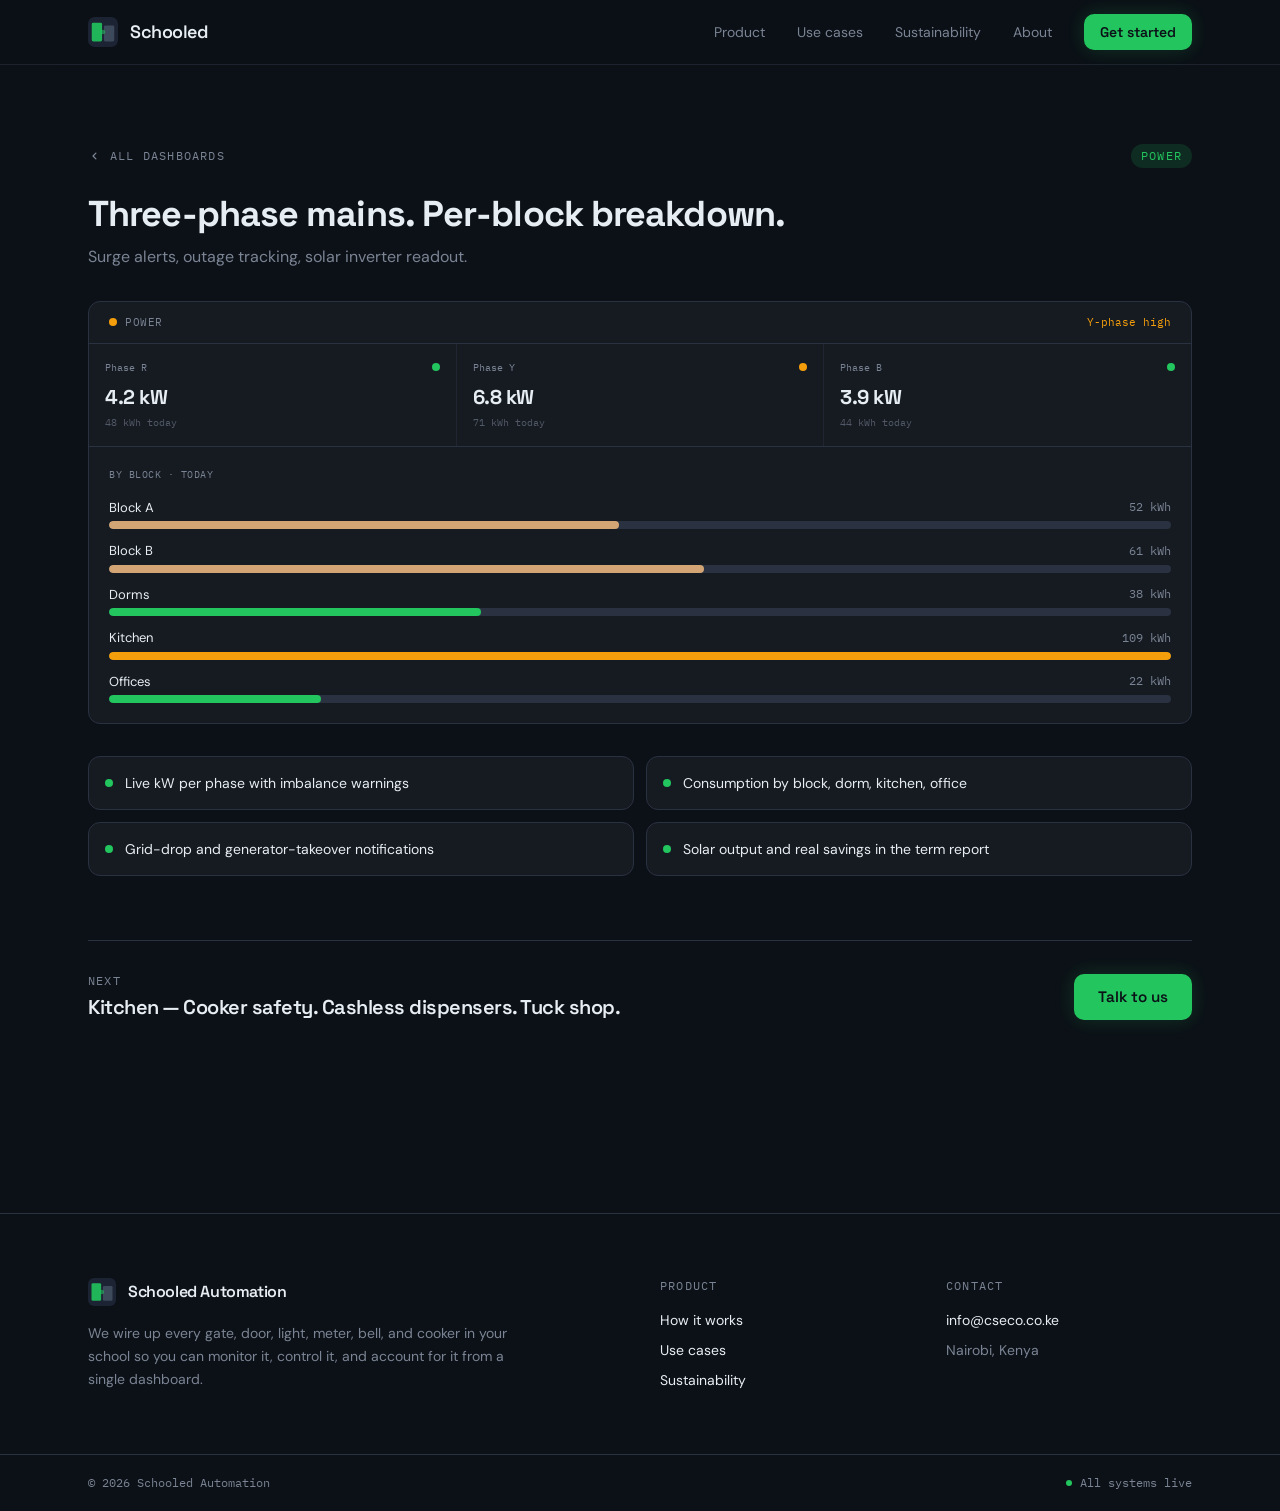
<file: use-cases/power/index.html>
<!DOCTYPE html><!--WJyxl3WvEwUUkLeyV5elp--><html lang="en"><head><meta charSet="utf-8"/><meta name="viewport" content="width=device-width, initial-scale=1"/><link rel="stylesheet" href="/_next/static/chunks/d0339983c8c9b81f.css" data-precedence="next"/><link rel="preload" as="script" fetchPriority="low" href="/_next/static/chunks/78f17d245f44ecc2.js"/><script src="/_next/static/chunks/65b96ee02177b1b8.js" async=""></script><script src="/_next/static/chunks/c8d0931fee4b59a2.js" async=""></script><script src="/_next/static/chunks/3f893f5065855c86.js" async=""></script><script src="/_next/static/chunks/turbopack-a428b1386a372f87.js" async=""></script><script src="/_next/static/chunks/aa5488182624ddef.js" async=""></script><script src="/_next/static/chunks/ccd5a61a4aa49379.js" async=""></script><script src="/_next/static/chunks/f341ce5ca02cf859.js" async=""></script><title>Power — Schooled Automation</title><meta name="description" content="Your entire compound on one screen."/><link rel="manifest" href="/manifest.json"/><meta property="og:title" content="Schooled Automation"/><meta property="og:description" content="Your entire compound on one screen."/><meta property="og:url" content="https://schooled-automation.cseco.co.ke/"/><meta property="og:site_name" content="Schooled Automation"/><meta property="og:image" content="https://schooled-automation.cseco.co.ke/og-image.png"/><meta property="og:image:width" content="1200"/><meta property="og:image:height" content="630"/><meta property="og:type" content="website"/><meta name="twitter:card" content="summary_large_image"/><meta name="twitter:title" content="Schooled Automation"/><meta name="twitter:description" content="Your entire compound on one screen."/><meta name="twitter:image" content="https://schooled-automation.cseco.co.ke/og-image.png"/><link rel="icon" href="/favicon.svg" type="image/svg+xml"/><link rel="icon" href="/favicon.png" sizes="32x32" type="image/png"/><link rel="apple-touch-icon" href="/apple-touch-icon.png"/><script src="/_next/static/chunks/a6dad97d9634a72d.js" noModule=""></script></head><body class="min-h-screen"><div hidden=""><!--$--><!--/$--></div><header class="fixed top-0 left-0 right-0 z-50 border-b border-[var(--color-border)]/60 bg-[var(--color-base)]/80 backdrop-blur-xl"><div class="max-w-6xl mx-auto px-6 h-16 flex items-center justify-between"><a class="flex items-center gap-3 group" href="/"><svg width="30" height="30" viewBox="0 0 64 64" fill="none" aria-hidden="true"><rect width="64" height="64" rx="14" fill="var(--color-surface-raised)"></rect><rect x="8" y="12" width="22" height="40" rx="3" fill="var(--color-primary)" opacity="0.9"></rect><rect x="34" y="18" width="22" height="34" rx="3" fill="var(--color-border-bright)"></rect><circle cx="32" cy="32" r="5" fill="var(--color-primary)"><animate attributeName="opacity" values="1;0.4;1" dur="2.4s" repeatCount="indefinite"></animate></circle></svg><span class="font-display font-semibold text-[var(--color-text)] tracking-tight text-lg">Schooled</span></a><nav class="hidden md:flex items-center gap-8 text-sm"><a class="text-[var(--color-muted)] hover:text-[var(--color-text)] transition-colors" href="/product/">Product</a><a class="text-[var(--color-muted)] hover:text-[var(--color-text)] transition-colors" href="/use-cases/">Use cases</a><a class="text-[var(--color-muted)] hover:text-[var(--color-text)] transition-colors" href="/sustainability/">Sustainability</a><a class="text-[var(--color-muted)] hover:text-[var(--color-text)] transition-colors" href="/about/">About</a><a class="btn-primary btn-sm" href="/contact/">Get started</a></nav></div></header><main class="max-w-6xl mx-auto px-6 pt-28 md:pt-36 pb-section-lg"><div class="flex items-center justify-between mb-6"><a class="font-mono text-xs uppercase tracking-widest text-[var(--color-muted)] hover:text-[var(--color-text)] transition-colors inline-flex items-center gap-2" href="/use-cases/"><svg width="14" height="14" viewBox="0 0 16 16" fill="currentColor"><path d="M9.53 11.78a.75.75 0 01-1.06 0L5.22 8.53a.75.75 0 010-1.06l3.25-3.25a.75.75 0 111.06 1.06L6.81 8l2.72 2.72a.75.75 0 010 1.06z"></path></svg>All dashboards</a><span class="font-mono text-xs uppercase tracking-widest px-2.5 py-1 rounded-full" style="color:var(--color-primary);background:var(--color-primary-glow)">Power</span></div><div class="mb-8"><h1 class="font-display text-3xl md:text-4xl font-bold leading-tight">Three-phase mains. Per-block breakdown.</h1><p class="mt-2 text-[var(--color-muted)]">Surge alerts, outage tracking, solar inverter readout.</p></div><div class="card overflow-hidden"><div class="flex items-center justify-between px-5 py-3 border-b border-[var(--color-border)]"><div class="flex items-center gap-2"><span class="w-2 h-2 rounded-full bg-[var(--color-warn)]"></span><span class="font-mono text-[11px] tracking-wider text-[var(--color-muted)]">POWER</span></div><span class="font-mono text-[11px] text-[var(--color-warn)]">Y-phase high</span></div><div class="grid grid-cols-3 gap-px bg-[var(--color-border)]/50"><div class="bg-[var(--color-surface)] p-4"><div class="flex items-center justify-between mb-2"><span class="font-mono text-[10px] text-[var(--color-muted)]">Phase <!-- -->R</span><span class="w-2 h-2 rounded-full" style="background:var(--color-primary)"></span></div><p class="font-display text-xl font-bold">4.2 kW</p><p class="font-mono text-[10px] text-[var(--color-muted)]/60 mt-1">48 kWh<!-- --> today</p></div><div class="bg-[var(--color-surface)] p-4"><div class="flex items-center justify-between mb-2"><span class="font-mono text-[10px] text-[var(--color-muted)]">Phase <!-- -->Y</span><span class="w-2 h-2 rounded-full" style="background:var(--color-warn)"></span></div><p class="font-display text-xl font-bold">6.8 kW</p><p class="font-mono text-[10px] text-[var(--color-muted)]/60 mt-1">71 kWh<!-- --> today</p></div><div class="bg-[var(--color-surface)] p-4"><div class="flex items-center justify-between mb-2"><span class="font-mono text-[10px] text-[var(--color-muted)]">Phase <!-- -->B</span><span class="w-2 h-2 rounded-full" style="background:var(--color-primary)"></span></div><p class="font-display text-xl font-bold">3.9 kW</p><p class="font-mono text-[10px] text-[var(--color-muted)]/60 mt-1">44 kWh<!-- --> today</p></div></div><div class="border-t border-[var(--color-border)] p-5"><p class="font-mono text-[10px] tracking-wider text-[var(--color-muted)] mb-4">BY BLOCK · TODAY</p><ul class="space-y-3"><li><div class="flex items-center justify-between text-[13px] mb-1"><span>Block A</span><span class="font-mono text-[12px] text-[var(--color-muted)]">52<!-- --> kWh</span></div><div class="h-2 rounded-full bg-[var(--color-border)] overflow-hidden"><div class="h-full rounded-full" style="width:48%;background:var(--color-sand)"></div></div></li><li><div class="flex items-center justify-between text-[13px] mb-1"><span>Block B</span><span class="font-mono text-[12px] text-[var(--color-muted)]">61<!-- --> kWh</span></div><div class="h-2 rounded-full bg-[var(--color-border)] overflow-hidden"><div class="h-full rounded-full" style="width:56%;background:var(--color-sand)"></div></div></li><li><div class="flex items-center justify-between text-[13px] mb-1"><span>Dorms</span><span class="font-mono text-[12px] text-[var(--color-muted)]">38<!-- --> kWh</span></div><div class="h-2 rounded-full bg-[var(--color-border)] overflow-hidden"><div class="h-full rounded-full" style="width:35%;background:var(--color-primary)"></div></div></li><li><div class="flex items-center justify-between text-[13px] mb-1"><span>Kitchen</span><span class="font-mono text-[12px] text-[var(--color-muted)]">109<!-- --> kWh</span></div><div class="h-2 rounded-full bg-[var(--color-border)] overflow-hidden"><div class="h-full rounded-full" style="width:100%;background:var(--color-warn)"></div></div></li><li><div class="flex items-center justify-between text-[13px] mb-1"><span>Offices</span><span class="font-mono text-[12px] text-[var(--color-muted)]">22<!-- --> kWh</span></div><div class="h-2 rounded-full bg-[var(--color-border)] overflow-hidden"><div class="h-full rounded-full" style="width:20%;background:var(--color-primary)"></div></div></li></ul></div></div><ul class="mt-8 grid sm:grid-cols-2 gap-3"><li class="card p-4 flex items-center gap-3 text-sm"><span class="w-2 h-2 rounded-full shrink-0" style="background:var(--color-primary)"></span>Live kW per phase with imbalance warnings</li><li class="card p-4 flex items-center gap-3 text-sm"><span class="w-2 h-2 rounded-full shrink-0" style="background:var(--color-primary)"></span>Consumption by block, dorm, kitchen, office</li><li class="card p-4 flex items-center gap-3 text-sm"><span class="w-2 h-2 rounded-full shrink-0" style="background:var(--color-primary)"></span>Grid-drop and generator-takeover notifications</li><li class="card p-4 flex items-center gap-3 text-sm"><span class="w-2 h-2 rounded-full shrink-0" style="background:var(--color-primary)"></span>Solar output and real savings in the term report</li></ul><div class="mt-16 pt-8 border-t border-[var(--color-border)] flex flex-col sm:flex-row items-start sm:items-center justify-between gap-6"><div><p class="font-mono text-xs uppercase tracking-widest text-[var(--color-muted)] mb-1">Next</p><a class="font-display text-xl font-semibold hover:text-[var(--color-primary)] transition-colors" href="/use-cases/cooking-dispensers/">Kitchen<!-- --> — <!-- -->Cooker safety. Cashless dispensers. Tuck shop.</a></div><a href="/contact" class="btn-primary">Talk to us</a></div></main><footer class="border-t border-[var(--color-border)] mt-section-lg"><div class="max-w-6xl mx-auto px-6 py-16 grid md:grid-cols-4 gap-10"><div class="md:col-span-2"><div class="flex items-center gap-3 mb-4"><svg width="28" height="28" viewBox="0 0 64 64" fill="none" aria-hidden="true"><rect width="64" height="64" rx="14" fill="var(--color-surface-raised)"></rect><rect x="8" y="12" width="22" height="40" rx="3" fill="var(--color-primary)" opacity="0.9"></rect><rect x="34" y="18" width="22" height="34" rx="3" fill="var(--color-border-bright)"></rect><circle cx="32" cy="32" r="5" fill="var(--color-primary)"><animate attributeName="opacity" values="1;0.4;1" dur="2.4s" repeatCount="indefinite"></animate></circle></svg><span class="font-display font-semibold text-[var(--color-text)]">Schooled Automation</span></div><p class="text-sm text-[var(--color-muted)] max-w-md leading-relaxed">We wire up every gate, door, light, meter, bell, and cooker in your school so you can monitor it, control it, and account for it from a single dashboard.</p></div><div><p class="font-mono text-xs uppercase tracking-widest text-[var(--color-muted)] mb-4">Product</p><ul class="space-y-2.5 text-sm"><li><a class="text-[var(--color-text)] hover:text-[var(--color-primary)] transition-colors" href="/product/">How it works</a></li><li><a class="text-[var(--color-text)] hover:text-[var(--color-primary)] transition-colors" href="/use-cases/">Use cases</a></li><li><a class="text-[var(--color-text)] hover:text-[var(--color-primary)] transition-colors" href="/sustainability/">Sustainability</a></li></ul></div><div><p class="font-mono text-xs uppercase tracking-widest text-[var(--color-muted)] mb-4">Contact</p><ul class="space-y-2.5 text-sm"><li><a href="mailto:info@cseco.co.ke" class="text-[var(--color-text)] hover:text-[var(--color-primary)] transition-colors">info@cseco.co.ke</a></li><li><span class="text-[var(--color-muted)]">Nairobi, Kenya</span></li></ul></div></div><div class="border-t border-[var(--color-border)]"><div class="max-w-6xl mx-auto px-6 py-5 flex items-center justify-between text-xs text-[var(--color-muted)] font-mono"><span>© <!-- -->2026<!-- --> Schooled Automation</span><span class="flex items-center gap-2"><span class="w-1.5 h-1.5 rounded-full bg-[var(--color-primary)] pulse-green"></span>All systems live</span></div></div></footer><!--$--><!--/$--><script src="/_next/static/chunks/78f17d245f44ecc2.js" id="_R_" async=""></script><script>(self.__next_f=self.__next_f||[]).push([0])</script><script>self.__next_f.push([1,"1:\"$Sreact.fragment\"\n2:I[56698,[\"/_next/static/chunks/aa5488182624ddef.js\",\"/_next/static/chunks/ccd5a61a4aa49379.js\"],\"default\"]\n3:I[35109,[\"/_next/static/chunks/aa5488182624ddef.js\",\"/_next/static/chunks/ccd5a61a4aa49379.js\"],\"default\"]\n5:I[96715,[\"/_next/static/chunks/aa5488182624ddef.js\",\"/_next/static/chunks/ccd5a61a4aa49379.js\"],\"OutletBoundary\"]\n6:\"$Sreact.suspense\"\n8:I[96715,[\"/_next/static/chunks/aa5488182624ddef.js\",\"/_next/static/chunks/ccd5a61a4aa49379.js\"],\"ViewportBoundary\"]\na:I[96715,[\"/_next/static/chunks/aa5488182624ddef.js\",\"/_next/static/chunks/ccd5a61a4aa49379.js\"],\"MetadataBoundary\"]\nc:I[57797,[\"/_next/static/chunks/aa5488182624ddef.js\",\"/_next/static/chunks/ccd5a61a4aa49379.js\"],\"default\"]\n:HL[\"/_next/static/chunks/d0339983c8c9b81f.css\",\"style\"]\n"])</script><script>self.__next_f.push([1,"0:{\"P\":null,\"b\":\"WJyxl3WvEwUUkLeyV5elp\",\"c\":[\"\",\"use-cases\",\"power\",\"\"],\"q\":\"\",\"i\":false,\"f\":[[[\"\",{\"children\":[\"use-cases\",{\"children\":[[\"slug\",\"power\",\"d\"],{\"children\":[\"__PAGE__\",{}]}]}]},\"$undefined\",\"$undefined\",true],[[\"$\",\"$1\",\"c\",{\"children\":[[[\"$\",\"link\",\"0\",{\"rel\":\"stylesheet\",\"href\":\"/_next/static/chunks/d0339983c8c9b81f.css\",\"precedence\":\"next\",\"crossOrigin\":\"$undefined\",\"nonce\":\"$undefined\"}]],[\"$\",\"html\",null,{\"lang\":\"en\",\"children\":[\"$\",\"body\",null,{\"className\":\"min-h-screen\",\"children\":[\"$\",\"$L2\",null,{\"parallelRouterKey\":\"children\",\"error\":\"$undefined\",\"errorStyles\":\"$undefined\",\"errorScripts\":\"$undefined\",\"template\":[\"$\",\"$L3\",null,{}],\"templateStyles\":\"$undefined\",\"templateScripts\":\"$undefined\",\"notFound\":[[[\"$\",\"title\",null,{\"children\":\"404: This page could not be found.\"}],[\"$\",\"div\",null,{\"style\":{\"fontFamily\":\"system-ui,\\\"Segoe UI\\\",Roboto,Helvetica,Arial,sans-serif,\\\"Apple Color Emoji\\\",\\\"Segoe UI Emoji\\\"\",\"height\":\"100vh\",\"textAlign\":\"center\",\"display\":\"flex\",\"flexDirection\":\"column\",\"alignItems\":\"center\",\"justifyContent\":\"center\"},\"children\":[\"$\",\"div\",null,{\"children\":[[\"$\",\"style\",null,{\"dangerouslySetInnerHTML\":{\"__html\":\"body{color:#000;background:#fff;margin:0}.next-error-h1{border-right:1px solid rgba(0,0,0,.3)}@media (prefers-color-scheme:dark){body{color:#fff;background:#000}.next-error-h1{border-right:1px solid rgba(255,255,255,.3)}}\"}}],[\"$\",\"h1\",null,{\"className\":\"next-error-h1\",\"style\":{\"display\":\"inline-block\",\"margin\":\"0 20px 0 0\",\"padding\":\"0 23px 0 0\",\"fontSize\":24,\"fontWeight\":500,\"verticalAlign\":\"top\",\"lineHeight\":\"49px\"},\"children\":404}],[\"$\",\"div\",null,{\"style\":{\"display\":\"inline-block\"},\"children\":[\"$\",\"h2\",null,{\"style\":{\"fontSize\":14,\"fontWeight\":400,\"lineHeight\":\"49px\",\"margin\":0},\"children\":\"This page could not be found.\"}]}]]}]}]],[]],\"forbidden\":\"$undefined\",\"unauthorized\":\"$undefined\"}]}]}]]}],{\"children\":[[\"$\",\"$1\",\"c\",{\"children\":[null,[\"$\",\"$L2\",null,{\"parallelRouterKey\":\"children\",\"error\":\"$undefined\",\"errorStyles\":\"$undefined\",\"errorScripts\":\"$undefined\",\"template\":[\"$\",\"$L3\",null,{}],\"templateStyles\":\"$undefined\",\"templateScripts\":\"$undefined\",\"notFound\":\"$undefined\",\"forbidden\":\"$undefined\",\"unauthorized\":\"$undefined\"}]]}],{\"children\":[[\"$\",\"$1\",\"c\",{\"children\":[null,[\"$\",\"$L2\",null,{\"parallelRouterKey\":\"children\",\"error\":\"$undefined\",\"errorStyles\":\"$undefined\",\"errorScripts\":\"$undefined\",\"template\":[\"$\",\"$L3\",null,{}],\"templateStyles\":\"$undefined\",\"templateScripts\":\"$undefined\",\"notFound\":\"$undefined\",\"forbidden\":\"$undefined\",\"unauthorized\":\"$undefined\"}]]}],{\"children\":[[\"$\",\"$1\",\"c\",{\"children\":[\"$L4\",[[\"$\",\"script\",\"script-0\",{\"src\":\"/_next/static/chunks/f341ce5ca02cf859.js\",\"async\":true,\"nonce\":\"$undefined\"}]],[\"$\",\"$L5\",null,{\"children\":[\"$\",\"$6\",null,{\"name\":\"Next.MetadataOutlet\",\"children\":\"$@7\"}]}]]}],{},null,false,false]},null,false,false]},null,false,false]},null,false,false],[\"$\",\"$1\",\"h\",{\"children\":[null,[\"$\",\"$L8\",null,{\"children\":\"$@9\"}],[\"$\",\"div\",null,{\"hidden\":true,\"children\":[\"$\",\"$La\",null,{\"children\":[\"$\",\"$6\",null,{\"name\":\"Next.Metadata\",\"children\":\"$@b\"}]}]}],null]}],false]],\"m\":\"$undefined\",\"G\":[\"$c\",[]],\"S\":true}\n"])</script><script>self.__next_f.push([1,"d:I[1247,[\"/_next/static/chunks/f341ce5ca02cf859.js\"],\"\"]\n"])</script><script>self.__next_f.push([1,"4:[[\"$\",\"header\",null,{\"className\":\"fixed top-0 left-0 right-0 z-50 border-b border-[var(--color-border)]/60 bg-[var(--color-base)]/80 backdrop-blur-xl\",\"children\":[\"$\",\"div\",null,{\"className\":\"max-w-6xl mx-auto px-6 h-16 flex items-center justify-between\",\"children\":[[\"$\",\"$Ld\",null,{\"href\":\"/\",\"className\":\"flex items-center gap-3 group\",\"children\":[[\"$\",\"svg\",null,{\"width\":30,\"height\":30,\"viewBox\":\"0 0 64 64\",\"fill\":\"none\",\"aria-hidden\":\"true\",\"children\":[[\"$\",\"rect\",null,{\"width\":\"64\",\"height\":\"64\",\"rx\":\"14\",\"fill\":\"var(--color-surface-raised)\"}],[\"$\",\"rect\",null,{\"x\":\"8\",\"y\":\"12\",\"width\":\"22\",\"height\":\"40\",\"rx\":\"3\",\"fill\":\"var(--color-primary)\",\"opacity\":\"0.9\"}],[\"$\",\"rect\",null,{\"x\":\"34\",\"y\":\"18\",\"width\":\"22\",\"height\":\"34\",\"rx\":\"3\",\"fill\":\"var(--color-border-bright)\"}],[\"$\",\"circle\",null,{\"cx\":\"32\",\"cy\":\"32\",\"r\":\"5\",\"fill\":\"var(--color-primary)\",\"children\":[\"$\",\"animate\",null,{\"attributeName\":\"opacity\",\"values\":\"1;0.4;1\",\"dur\":\"2.4s\",\"repeatCount\":\"indefinite\"}]}]]}],[\"$\",\"span\",null,{\"className\":\"font-display font-semibold text-[var(--color-text)] tracking-tight text-lg\",\"children\":\"Schooled\"}]]}],[\"$\",\"nav\",null,{\"className\":\"hidden md:flex items-center gap-8 text-sm\",\"children\":[[\"$\",\"$Ld\",null,{\"href\":\"/product\",\"className\":\"text-[var(--color-muted)] hover:text-[var(--color-text)] transition-colors\",\"children\":\"Product\"}],[\"$\",\"$Ld\",null,{\"href\":\"/use-cases\",\"className\":\"text-[var(--color-muted)] hover:text-[var(--color-text)] transition-colors\",\"children\":\"Use cases\"}],[\"$\",\"$Ld\",null,{\"href\":\"/sustainability\",\"className\":\"text-[var(--color-muted)] hover:text-[var(--color-text)] transition-colors\",\"children\":\"Sustainability\"}],[\"$\",\"$Ld\",null,{\"href\":\"/about\",\"className\":\"text-[var(--color-muted)] hover:text-[var(--color-text)] transition-colors\",\"children\":\"About\"}],[\"$\",\"$Ld\",null,{\"href\":\"/contact\",\"className\":\"btn-primary btn-sm\",\"children\":\"Get started\"}]]}]]}]}],[\"$\",\"main\",null,{\"className\":\"max-w-6xl mx-auto px-6 pt-28 md:pt-36 pb-section-lg\",\"children\":[[\"$\",\"div\",null,{\"className\":\"flex items-center justify-between mb-6\",\"children\":[[\"$\",\"$Ld\",null,{\"href\":\"/use-cases\",\"className\":\"font-mono text-xs uppercase tracking-widest text-[var(--color-muted)] hover:text-[var(--color-text)] transition-colors inline-flex items-center gap-2\",\"children\":[[\"$\",\"svg\",null,{\"width\":\"14\",\"height\":\"14\",\"viewBox\":\"0 0 16 16\",\"fill\":\"currentColor\",\"children\":[\"$\",\"path\",null,{\"d\":\"M9.53 11.78a.75.75 0 01-1.06 0L5.22 8.53a.75.75 0 010-1.06l3.25-3.25a.75.75 0 111.06 1.06L6.81 8l2.72 2.72a.75.75 0 010 1.06z\"}]}],\"All dashboards\"]}],[\"$\",\"span\",null,{\"className\":\"font-mono text-xs uppercase tracking-widest px-2.5 py-1 rounded-full\",\"style\":{\"color\":\"var(--color-primary)\",\"background\":\"var(--color-primary-glow)\"},\"children\":\"Power\"}]]}],[\"$\",\"div\",null,{\"className\":\"mb-8\",\"children\":[[\"$\",\"h1\",null,{\"className\":\"font-display text-3xl md:text-4xl font-bold leading-tight\",\"children\":\"Three-phase mains. Per-block breakdown.\"}],[\"$\",\"p\",null,{\"className\":\"mt-2 text-[var(--color-muted)]\",\"children\":\"Surge alerts, outage tracking, solar inverter readout.\"}]]}],[\"$\",\"div\",null,{\"className\":\"card overflow-hidden\",\"children\":[[\"$\",\"div\",null,{\"className\":\"flex items-center justify-between px-5 py-3 border-b border-[var(--color-border)]\",\"children\":[[\"$\",\"div\",null,{\"className\":\"flex items-center gap-2\",\"children\":[[\"$\",\"span\",null,{\"className\":\"w-2 h-2 rounded-full bg-[var(--color-warn)]\"}],[\"$\",\"span\",null,{\"className\":\"font-mono text-[11px] tracking-wider text-[var(--color-muted)]\",\"children\":\"POWER\"}]]}],[\"$\",\"span\",null,{\"className\":\"font-mono text-[11px] text-[var(--color-warn)]\",\"children\":\"Y-phase high\"}]]}],[\"$\",\"div\",null,{\"className\":\"grid grid-cols-3 gap-px bg-[var(--color-border)]/50\",\"children\":[[\"$\",\"div\",\"R\",{\"className\":\"bg-[var(--color-surface)] p-4\",\"children\":[[\"$\",\"div\",null,{\"className\":\"flex items-center justify-between mb-2\",\"children\":[[\"$\",\"span\",null,{\"className\":\"font-mono text-[10px] text-[var(--color-muted)]\",\"children\":[\"Phase \",\"R\"]}],[\"$\",\"span\",null,{\"className\":\"w-2 h-2 rounded-full\",\"style\":{\"background\":\"var(--color-primary)\"}}]]}],[\"$\",\"p\",null,{\"className\":\"font-display text-xl font-bold\",\"children\":\"4.2 kW\"}],[\"$\",\"p\",null,{\"className\":\"font-mono text-[10px] text-[var(--color-muted)]/60 mt-1\",\"children\":[\"48 kWh\",\" today\"]}]]}],\"$Le\",\"$Lf\"]}],\"$L10\"]}],\"$L11\",\"$L12\"]}],\"$L13\"]\n"])</script><script>self.__next_f.push([1,"e:[\"$\",\"div\",\"Y\",{\"className\":\"bg-[var(--color-surface)] p-4\",\"children\":[[\"$\",\"div\",null,{\"className\":\"flex items-center justify-between mb-2\",\"children\":[[\"$\",\"span\",null,{\"className\":\"font-mono text-[10px] text-[var(--color-muted)]\",\"children\":[\"Phase \",\"Y\"]}],[\"$\",\"span\",null,{\"className\":\"w-2 h-2 rounded-full\",\"style\":{\"background\":\"var(--color-warn)\"}}]]}],[\"$\",\"p\",null,{\"className\":\"font-display text-xl font-bold\",\"children\":\"6.8 kW\"}],[\"$\",\"p\",null,{\"className\":\"font-mono text-[10px] text-[var(--color-muted)]/60 mt-1\",\"children\":[\"71 kWh\",\" today\"]}]]}]\nf:[\"$\",\"div\",\"B\",{\"className\":\"bg-[var(--color-surface)] p-4\",\"children\":[[\"$\",\"div\",null,{\"className\":\"flex items-center justify-between mb-2\",\"children\":[[\"$\",\"span\",null,{\"className\":\"font-mono text-[10px] text-[var(--color-muted)]\",\"children\":[\"Phase \",\"B\"]}],[\"$\",\"span\",null,{\"className\":\"w-2 h-2 rounded-full\",\"style\":{\"background\":\"var(--color-primary)\"}}]]}],[\"$\",\"p\",null,{\"className\":\"font-display text-xl font-bold\",\"children\":\"3.9 kW\"}],[\"$\",\"p\",null,{\"className\":\"font-mono text-[10px] text-[var(--color-muted)]/60 mt-1\",\"children\":[\"44 kWh\",\" today\"]}]]}]\n"])</script><script>self.__next_f.push([1,"10:[\"$\",\"div\",null,{\"className\":\"border-t border-[var(--color-border)] p-5\",\"children\":[[\"$\",\"p\",null,{\"className\":\"font-mono text-[10px] tracking-wider text-[var(--color-muted)] mb-4\",\"children\":\"BY BLOCK · TODAY\"}],[\"$\",\"ul\",null,{\"className\":\"space-y-3\",\"children\":[[\"$\",\"li\",\"Block A\",{\"children\":[[\"$\",\"div\",null,{\"className\":\"flex items-center justify-between text-[13px] mb-1\",\"children\":[[\"$\",\"span\",null,{\"children\":\"Block A\"}],[\"$\",\"span\",null,{\"className\":\"font-mono text-[12px] text-[var(--color-muted)]\",\"children\":[52,\" kWh\"]}]]}],[\"$\",\"div\",null,{\"className\":\"h-2 rounded-full bg-[var(--color-border)] overflow-hidden\",\"children\":[\"$\",\"div\",null,{\"className\":\"h-full rounded-full\",\"style\":{\"width\":\"48%\",\"background\":\"var(--color-sand)\"}}]}]]}],[\"$\",\"li\",\"Block B\",{\"children\":[[\"$\",\"div\",null,{\"className\":\"flex items-center justify-between text-[13px] mb-1\",\"children\":[[\"$\",\"span\",null,{\"children\":\"Block B\"}],[\"$\",\"span\",null,{\"className\":\"font-mono text-[12px] text-[var(--color-muted)]\",\"children\":[61,\" kWh\"]}]]}],[\"$\",\"div\",null,{\"className\":\"h-2 rounded-full bg-[var(--color-border)] overflow-hidden\",\"children\":[\"$\",\"div\",null,{\"className\":\"h-full rounded-full\",\"style\":{\"width\":\"56%\",\"background\":\"var(--color-sand)\"}}]}]]}],[\"$\",\"li\",\"Dorms\",{\"children\":[[\"$\",\"div\",null,{\"className\":\"flex items-center justify-between text-[13px] mb-1\",\"children\":[[\"$\",\"span\",null,{\"children\":\"Dorms\"}],[\"$\",\"span\",null,{\"className\":\"font-mono text-[12px] text-[var(--color-muted)]\",\"children\":[38,\" kWh\"]}]]}],[\"$\",\"div\",null,{\"className\":\"h-2 rounded-full bg-[var(--color-border)] overflow-hidden\",\"children\":[\"$\",\"div\",null,{\"className\":\"h-full rounded-full\",\"style\":{\"width\":\"35%\",\"background\":\"var(--color-primary)\"}}]}]]}],[\"$\",\"li\",\"Kitchen\",{\"children\":[[\"$\",\"div\",null,{\"className\":\"flex items-center justify-between text-[13px] mb-1\",\"children\":[[\"$\",\"span\",null,{\"children\":\"Kitchen\"}],[\"$\",\"span\",null,{\"className\":\"font-mono text-[12px] text-[var(--color-muted)]\",\"children\":[109,\" kWh\"]}]]}],[\"$\",\"div\",null,{\"className\":\"h-2 rounded-full bg-[var(--color-border)] overflow-hidden\",\"children\":[\"$\",\"div\",null,{\"className\":\"h-full rounded-full\",\"style\":{\"width\":\"100%\",\"background\":\"var(--color-warn)\"}}]}]]}],[\"$\",\"li\",\"Offices\",{\"children\":[[\"$\",\"div\",null,{\"className\":\"flex items-center justify-between text-[13px] mb-1\",\"children\":[[\"$\",\"span\",null,{\"children\":\"Offices\"}],[\"$\",\"span\",null,{\"className\":\"font-mono text-[12px] text-[var(--color-muted)]\",\"children\":[22,\" kWh\"]}]]}],[\"$\",\"div\",null,{\"className\":\"h-2 rounded-full bg-[var(--color-border)] overflow-hidden\",\"children\":[\"$\",\"div\",null,{\"className\":\"h-full rounded-full\",\"style\":{\"width\":\"20%\",\"background\":\"var(--color-primary)\"}}]}]]}]]}]]}]\n"])</script><script>self.__next_f.push([1,"11:[\"$\",\"ul\",null,{\"className\":\"mt-8 grid sm:grid-cols-2 gap-3\",\"children\":[[\"$\",\"li\",\"Live kW per phase with imbalance warnings\",{\"className\":\"card p-4 flex items-center gap-3 text-sm\",\"children\":[[\"$\",\"span\",null,{\"className\":\"w-2 h-2 rounded-full shrink-0\",\"style\":{\"background\":\"var(--color-primary)\"}}],\"Live kW per phase with imbalance warnings\"]}],[\"$\",\"li\",\"Consumption by block, dorm, kitchen, office\",{\"className\":\"card p-4 flex items-center gap-3 text-sm\",\"children\":[[\"$\",\"span\",null,{\"className\":\"w-2 h-2 rounded-full shrink-0\",\"style\":{\"background\":\"var(--color-primary)\"}}],\"Consumption by block, dorm, kitchen, office\"]}],[\"$\",\"li\",\"Grid-drop and generator-takeover notifications\",{\"className\":\"card p-4 flex items-center gap-3 text-sm\",\"children\":[[\"$\",\"span\",null,{\"className\":\"w-2 h-2 rounded-full shrink-0\",\"style\":{\"background\":\"var(--color-primary)\"}}],\"Grid-drop and generator-takeover notifications\"]}],[\"$\",\"li\",\"Solar output and real savings in the term report\",{\"className\":\"card p-4 flex items-center gap-3 text-sm\",\"children\":[[\"$\",\"span\",null,{\"className\":\"w-2 h-2 rounded-full shrink-0\",\"style\":{\"background\":\"var(--color-primary)\"}}],\"Solar output and real savings in the term report\"]}]]}]\n12:[\"$\",\"div\",null,{\"className\":\"mt-16 pt-8 border-t border-[var(--color-border)] flex flex-col sm:flex-row items-start sm:items-center justify-between gap-6\",\"children\":[[\"$\",\"div\",null,{\"children\":[[\"$\",\"p\",null,{\"className\":\"font-mono text-xs uppercase tracking-widest text-[var(--color-muted)] mb-1\",\"children\":\"Next\"}],[\"$\",\"$Ld\",null,{\"href\":\"/use-cases/cooking-dispensers\",\"className\":\"font-display text-xl font-semibold hover:text-[var(--color-primary)] transition-colors\",\"children\":[\"Kitchen\",\" — \",\"Cooker safety. Cashless dispensers. Tuck shop.\"]}]]}],[\"$\",\"a\",null,{\"href\":\"/contact\",\"className\":\"btn-primary\",\"children\":\"Talk to us\"}]]}]\n"])</script><script>self.__next_f.push([1,"13:[\"$\",\"footer\",null,{\"className\":\"border-t border-[var(--color-border)] mt-section-lg\",\"children\":[[\"$\",\"div\",null,{\"className\":\"max-w-6xl mx-auto px-6 py-16 grid md:grid-cols-4 gap-10\",\"children\":[[\"$\",\"div\",null,{\"className\":\"md:col-span-2\",\"children\":[[\"$\",\"div\",null,{\"className\":\"flex items-center gap-3 mb-4\",\"children\":[[\"$\",\"svg\",null,{\"width\":28,\"height\":28,\"viewBox\":\"0 0 64 64\",\"fill\":\"none\",\"aria-hidden\":\"true\",\"children\":[[\"$\",\"rect\",null,{\"width\":\"64\",\"height\":\"64\",\"rx\":\"14\",\"fill\":\"var(--color-surface-raised)\"}],[\"$\",\"rect\",null,{\"x\":\"8\",\"y\":\"12\",\"width\":\"22\",\"height\":\"40\",\"rx\":\"3\",\"fill\":\"var(--color-primary)\",\"opacity\":\"0.9\"}],[\"$\",\"rect\",null,{\"x\":\"34\",\"y\":\"18\",\"width\":\"22\",\"height\":\"34\",\"rx\":\"3\",\"fill\":\"var(--color-border-bright)\"}],[\"$\",\"circle\",null,{\"cx\":\"32\",\"cy\":\"32\",\"r\":\"5\",\"fill\":\"var(--color-primary)\",\"children\":[\"$\",\"animate\",null,{\"attributeName\":\"opacity\",\"values\":\"1;0.4;1\",\"dur\":\"2.4s\",\"repeatCount\":\"indefinite\"}]}]]}],[\"$\",\"span\",null,{\"className\":\"font-display font-semibold text-[var(--color-text)]\",\"children\":\"Schooled Automation\"}]]}],[\"$\",\"p\",null,{\"className\":\"text-sm text-[var(--color-muted)] max-w-md leading-relaxed\",\"children\":\"We wire up every gate, door, light, meter, bell, and cooker in your school so you can monitor it, control it, and account for it from a single dashboard.\"}]]}],[\"$\",\"div\",null,{\"children\":[[\"$\",\"p\",null,{\"className\":\"font-mono text-xs uppercase tracking-widest text-[var(--color-muted)] mb-4\",\"children\":\"Product\"}],[\"$\",\"ul\",null,{\"className\":\"space-y-2.5 text-sm\",\"children\":[[\"$\",\"li\",null,{\"children\":[\"$\",\"$Ld\",null,{\"href\":\"/product\",\"className\":\"text-[var(--color-text)] hover:text-[var(--color-primary)] transition-colors\",\"children\":\"How it works\"}]}],[\"$\",\"li\",null,{\"children\":[\"$\",\"$Ld\",null,{\"href\":\"/use-cases\",\"className\":\"text-[var(--color-text)] hover:text-[var(--color-primary)] transition-colors\",\"children\":\"Use cases\"}]}],[\"$\",\"li\",null,{\"children\":[\"$\",\"$Ld\",null,{\"href\":\"/sustainability\",\"className\":\"text-[var(--color-text)] hover:text-[var(--color-primary)] transition-colors\",\"children\":\"Sustainability\"}]}]]}]]}],[\"$\",\"div\",null,{\"children\":[[\"$\",\"p\",null,{\"className\":\"font-mono text-xs uppercase tracking-widest text-[var(--color-muted)] mb-4\",\"children\":\"Contact\"}],[\"$\",\"ul\",null,{\"className\":\"space-y-2.5 text-sm\",\"children\":[[\"$\",\"li\",null,{\"children\":[\"$\",\"a\",null,{\"href\":\"mailto:info@cseco.co.ke\",\"className\":\"text-[var(--color-text)] hover:text-[var(--color-primary)] transition-colors\",\"children\":\"info@cseco.co.ke\"}]}],[\"$\",\"li\",null,{\"children\":[\"$\",\"span\",null,{\"className\":\"text-[var(--color-muted)]\",\"children\":\"Nairobi, Kenya\"}]}]]}]]}]]}],[\"$\",\"div\",null,{\"className\":\"border-t border-[var(--color-border)]\",\"children\":[\"$\",\"div\",null,{\"className\":\"max-w-6xl mx-auto px-6 py-5 flex items-center justify-between text-xs text-[var(--color-muted)] font-mono\",\"children\":[[\"$\",\"span\",null,{\"children\":[\"© \",2026,\" Schooled Automation\"]}],[\"$\",\"span\",null,{\"className\":\"flex items-center gap-2\",\"children\":[[\"$\",\"span\",null,{\"className\":\"w-1.5 h-1.5 rounded-full bg-[var(--color-primary)] pulse-green\"}],\"All systems live\"]}]]}]}]]}]\n"])</script><script>self.__next_f.push([1,"9:[[\"$\",\"meta\",\"0\",{\"charSet\":\"utf-8\"}],[\"$\",\"meta\",\"1\",{\"name\":\"viewport\",\"content\":\"width=device-width, initial-scale=1\"}]]\n"])</script><script>self.__next_f.push([1,"14:I[17276,[\"/_next/static/chunks/aa5488182624ddef.js\",\"/_next/static/chunks/ccd5a61a4aa49379.js\"],\"IconMark\"]\n"])</script><script>self.__next_f.push([1,"b:[[\"$\",\"title\",\"0\",{\"children\":\"Power — Schooled Automation\"}],[\"$\",\"meta\",\"1\",{\"name\":\"description\",\"content\":\"Your entire compound on one screen.\"}],[\"$\",\"link\",\"2\",{\"rel\":\"manifest\",\"href\":\"/manifest.json\",\"crossOrigin\":\"$undefined\"}],[\"$\",\"meta\",\"3\",{\"property\":\"og:title\",\"content\":\"Schooled Automation\"}],[\"$\",\"meta\",\"4\",{\"property\":\"og:description\",\"content\":\"Your entire compound on one screen.\"}],[\"$\",\"meta\",\"5\",{\"property\":\"og:url\",\"content\":\"https://schooled-automation.cseco.co.ke/\"}],[\"$\",\"meta\",\"6\",{\"property\":\"og:site_name\",\"content\":\"Schooled Automation\"}],[\"$\",\"meta\",\"7\",{\"property\":\"og:image\",\"content\":\"https://schooled-automation.cseco.co.ke/og-image.png\"}],[\"$\",\"meta\",\"8\",{\"property\":\"og:image:width\",\"content\":\"1200\"}],[\"$\",\"meta\",\"9\",{\"property\":\"og:image:height\",\"content\":\"630\"}],[\"$\",\"meta\",\"10\",{\"property\":\"og:type\",\"content\":\"website\"}],[\"$\",\"meta\",\"11\",{\"name\":\"twitter:card\",\"content\":\"summary_large_image\"}],[\"$\",\"meta\",\"12\",{\"name\":\"twitter:title\",\"content\":\"Schooled Automation\"}],[\"$\",\"meta\",\"13\",{\"name\":\"twitter:description\",\"content\":\"Your entire compound on one screen.\"}],[\"$\",\"meta\",\"14\",{\"name\":\"twitter:image\",\"content\":\"https://schooled-automation.cseco.co.ke/og-image.png\"}],[\"$\",\"link\",\"15\",{\"rel\":\"icon\",\"href\":\"/favicon.svg\",\"type\":\"image/svg+xml\"}],[\"$\",\"link\",\"16\",{\"rel\":\"icon\",\"href\":\"/favicon.png\",\"sizes\":\"32x32\",\"type\":\"image/png\"}],[\"$\",\"link\",\"17\",{\"rel\":\"apple-touch-icon\",\"href\":\"/apple-touch-icon.png\"}],[\"$\",\"$L14\",\"18\",{}]]\n"])</script><script>self.__next_f.push([1,"7:null\n"])</script></body></html>
</file>
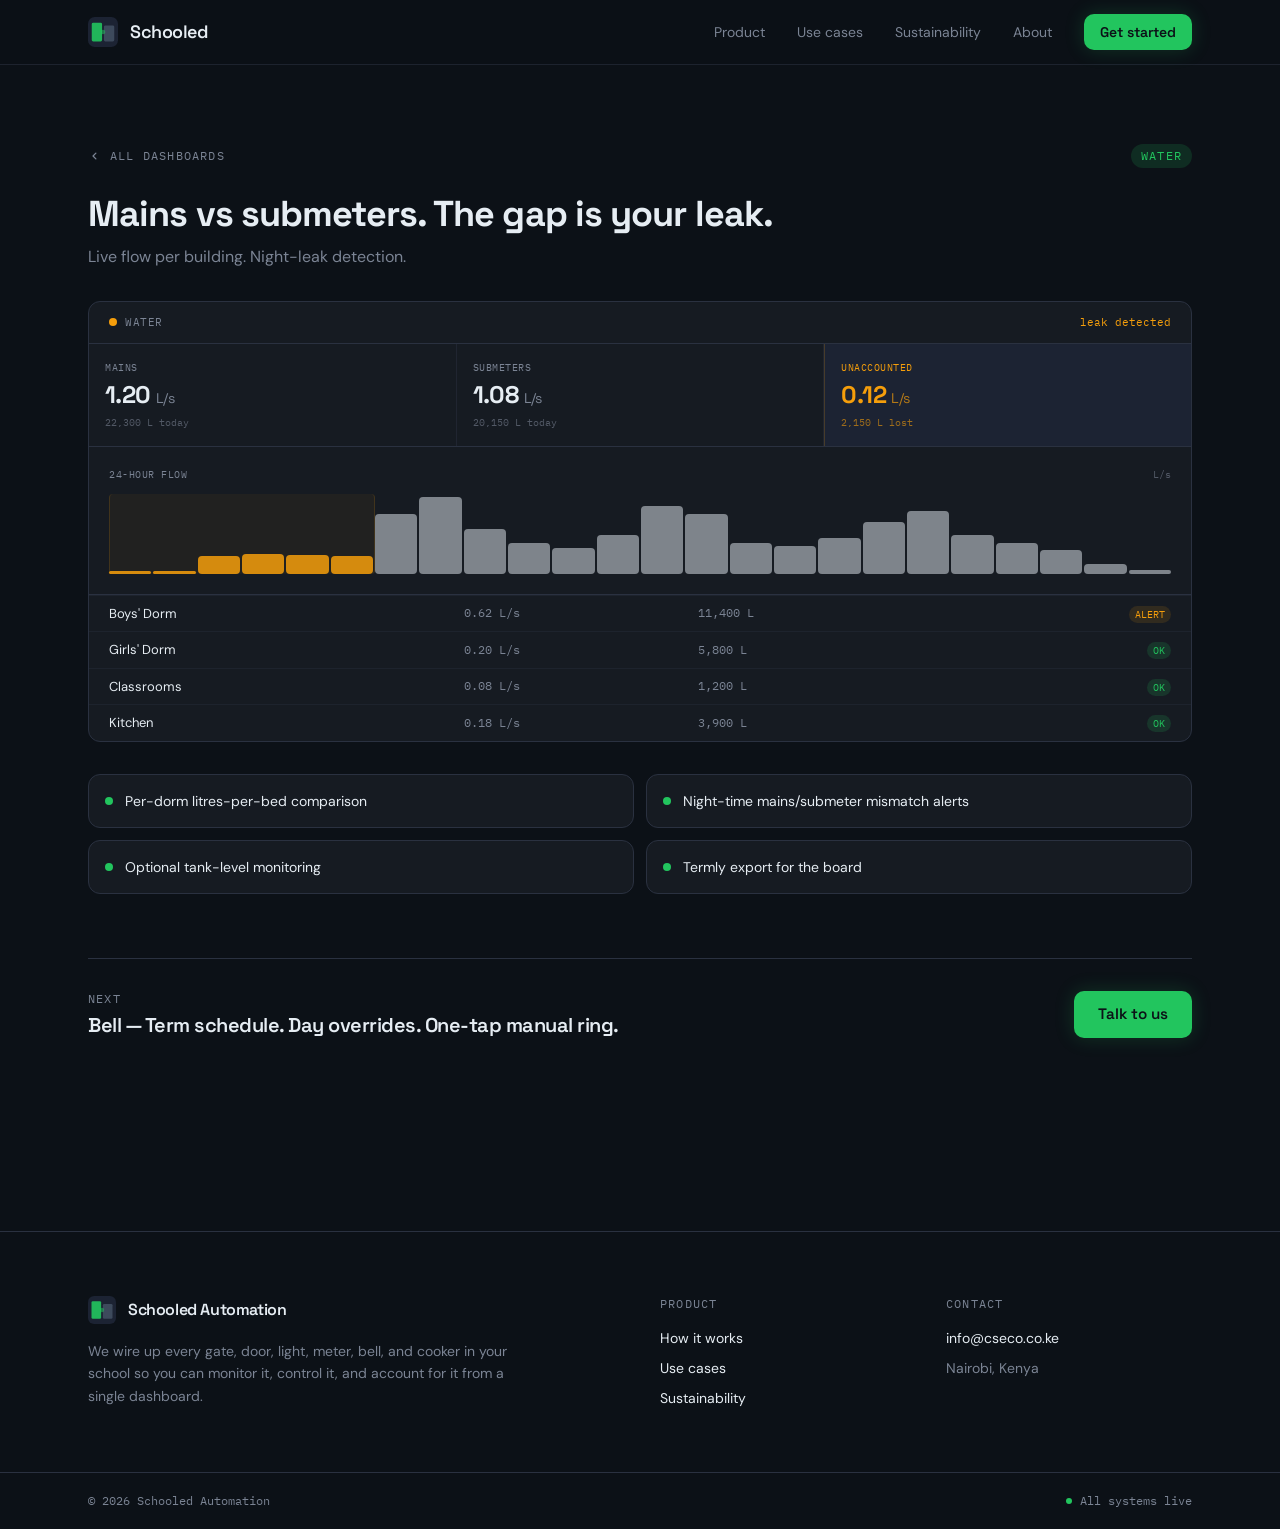
<file: use-cases/water/index.html>
<!DOCTYPE html><!--WJyxl3WvEwUUkLeyV5elp--><html lang="en"><head><meta charSet="utf-8"/><meta name="viewport" content="width=device-width, initial-scale=1"/><link rel="stylesheet" href="/_next/static/chunks/d0339983c8c9b81f.css" data-precedence="next"/><link rel="preload" as="script" fetchPriority="low" href="/_next/static/chunks/78f17d245f44ecc2.js"/><script src="/_next/static/chunks/65b96ee02177b1b8.js" async=""></script><script src="/_next/static/chunks/c8d0931fee4b59a2.js" async=""></script><script src="/_next/static/chunks/3f893f5065855c86.js" async=""></script><script src="/_next/static/chunks/turbopack-a428b1386a372f87.js" async=""></script><script src="/_next/static/chunks/aa5488182624ddef.js" async=""></script><script src="/_next/static/chunks/ccd5a61a4aa49379.js" async=""></script><script src="/_next/static/chunks/f341ce5ca02cf859.js" async=""></script><title>Water — Schooled Automation</title><meta name="description" content="Your entire compound on one screen."/><link rel="manifest" href="/manifest.json"/><meta property="og:title" content="Schooled Automation"/><meta property="og:description" content="Your entire compound on one screen."/><meta property="og:url" content="https://schooled-automation.cseco.co.ke/"/><meta property="og:site_name" content="Schooled Automation"/><meta property="og:image" content="https://schooled-automation.cseco.co.ke/og-image.png"/><meta property="og:image:width" content="1200"/><meta property="og:image:height" content="630"/><meta property="og:type" content="website"/><meta name="twitter:card" content="summary_large_image"/><meta name="twitter:title" content="Schooled Automation"/><meta name="twitter:description" content="Your entire compound on one screen."/><meta name="twitter:image" content="https://schooled-automation.cseco.co.ke/og-image.png"/><link rel="icon" href="/favicon.svg" type="image/svg+xml"/><link rel="icon" href="/favicon.png" sizes="32x32" type="image/png"/><link rel="apple-touch-icon" href="/apple-touch-icon.png"/><script src="/_next/static/chunks/a6dad97d9634a72d.js" noModule=""></script></head><body class="min-h-screen"><div hidden=""><!--$--><!--/$--></div><header class="fixed top-0 left-0 right-0 z-50 border-b border-[var(--color-border)]/60 bg-[var(--color-base)]/80 backdrop-blur-xl"><div class="max-w-6xl mx-auto px-6 h-16 flex items-center justify-between"><a class="flex items-center gap-3 group" href="/"><svg width="30" height="30" viewBox="0 0 64 64" fill="none" aria-hidden="true"><rect width="64" height="64" rx="14" fill="var(--color-surface-raised)"></rect><rect x="8" y="12" width="22" height="40" rx="3" fill="var(--color-primary)" opacity="0.9"></rect><rect x="34" y="18" width="22" height="34" rx="3" fill="var(--color-border-bright)"></rect><circle cx="32" cy="32" r="5" fill="var(--color-primary)"><animate attributeName="opacity" values="1;0.4;1" dur="2.4s" repeatCount="indefinite"></animate></circle></svg><span class="font-display font-semibold text-[var(--color-text)] tracking-tight text-lg">Schooled</span></a><nav class="hidden md:flex items-center gap-8 text-sm"><a class="text-[var(--color-muted)] hover:text-[var(--color-text)] transition-colors" href="/product/">Product</a><a class="text-[var(--color-muted)] hover:text-[var(--color-text)] transition-colors" href="/use-cases/">Use cases</a><a class="text-[var(--color-muted)] hover:text-[var(--color-text)] transition-colors" href="/sustainability/">Sustainability</a><a class="text-[var(--color-muted)] hover:text-[var(--color-text)] transition-colors" href="/about/">About</a><a class="btn-primary btn-sm" href="/contact/">Get started</a></nav></div></header><main class="max-w-6xl mx-auto px-6 pt-28 md:pt-36 pb-section-lg"><div class="flex items-center justify-between mb-6"><a class="font-mono text-xs uppercase tracking-widest text-[var(--color-muted)] hover:text-[var(--color-text)] transition-colors inline-flex items-center gap-2" href="/use-cases/"><svg width="14" height="14" viewBox="0 0 16 16" fill="currentColor"><path d="M9.53 11.78a.75.75 0 01-1.06 0L5.22 8.53a.75.75 0 010-1.06l3.25-3.25a.75.75 0 111.06 1.06L6.81 8l2.72 2.72a.75.75 0 010 1.06z"></path></svg>All dashboards</a><span class="font-mono text-xs uppercase tracking-widest px-2.5 py-1 rounded-full" style="color:var(--color-primary);background:var(--color-primary-glow)">Water</span></div><div class="mb-8"><h1 class="font-display text-3xl md:text-4xl font-bold leading-tight">Mains vs submeters. The gap is your leak.</h1><p class="mt-2 text-[var(--color-muted)]">Live flow per building. Night-leak detection.</p></div><div class="card overflow-hidden"><div class="flex items-center justify-between px-5 py-3 border-b border-[var(--color-border)]"><div class="flex items-center gap-2"><span class="w-2 h-2 rounded-full bg-[var(--color-warn)]"></span><span class="font-mono text-[11px] tracking-wider text-[var(--color-muted)]">WATER</span></div><span class="font-mono text-[11px] text-[var(--color-warn)]">leak detected</span></div><div class="grid grid-cols-3 gap-px bg-[var(--color-border)]/50"><div class="bg-[var(--color-surface)] p-4"><p class="font-mono text-[10px] tracking-wider text-[var(--color-muted)] mb-1">MAINS</p><p class="font-display text-2xl font-bold">1.20 <span class="text-sm font-normal text-[var(--color-muted)]">L/s</span></p><p class="font-mono text-[10px] text-[var(--color-muted)]/60 mt-1">22,300 L today</p></div><div class="bg-[var(--color-surface)] p-4"><p class="font-mono text-[10px] tracking-wider text-[var(--color-muted)] mb-1">SUBMETERS</p><p class="font-display text-2xl font-bold">1.08 <span class="text-sm font-normal text-[var(--color-muted)]">L/s</span></p><p class="font-mono text-[10px] text-[var(--color-muted)]/60 mt-1">20,150 L today</p></div><div class="bg-[var(--color-surface-raised)] p-4 border-l border-[var(--color-warn)]/20"><p class="font-mono text-[10px] tracking-wider text-[var(--color-warn)] mb-1">UNACCOUNTED</p><p class="font-display text-2xl font-bold text-[var(--color-warn)]">0.12 <span class="text-sm font-normal opacity-70">L/s</span></p><p class="font-mono text-[10px] text-[var(--color-warn)]/60 mt-1">2,150 L lost</p></div></div><div class="border-t border-[var(--color-border)] p-5"><div class="flex items-baseline justify-between mb-3"><span class="font-mono text-[10px] tracking-wider text-[var(--color-muted)]">24-HOUR FLOW</span><span class="font-mono text-[10px] text-[var(--color-muted)]/60">L/s</span></div><div class="relative"><div class="absolute inset-y-0 rounded bg-[var(--color-warn)]/5 border-x border-[var(--color-warn)]/15" style="left:0;width:25%"></div><div class="relative grid h-20 gap-[2px]" style="grid-template-columns:repeat(24, 1fr)"><div class="flex items-end"><div class="w-full rounded-sm" style="height:3%;background:var(--color-warn);opacity:0.85"></div></div><div class="flex items-end"><div class="w-full rounded-sm" style="height:3%;background:var(--color-warn);opacity:0.85"></div></div><div class="flex items-end"><div class="w-full rounded-sm" style="height:22.000000000000004%;background:var(--color-warn);opacity:0.85"></div></div><div class="flex items-end"><div class="w-full rounded-sm" style="height:24.8%;background:var(--color-warn);opacity:0.85"></div></div><div class="flex items-end"><div class="w-full rounded-sm" style="height:23.2%;background:var(--color-warn);opacity:0.85"></div></div><div class="flex items-end"><div class="w-full rounded-sm" style="height:22.000000000000004%;background:var(--color-warn);opacity:0.85"></div></div><div class="flex items-end"><div class="w-full rounded-sm" style="height:74%;background:var(--color-text);opacity:0.5"></div></div><div class="flex items-end"><div class="w-full rounded-sm" style="height:96%;background:var(--color-text);opacity:0.5"></div></div><div class="flex items-end"><div class="w-full rounded-sm" style="height:55.99999999999999%;background:var(--color-text);opacity:0.5"></div></div><div class="flex items-end"><div class="w-full rounded-sm" style="height:38%;background:var(--color-text);opacity:0.5"></div></div><div class="flex items-end"><div class="w-full rounded-sm" style="height:32%;background:var(--color-text);opacity:0.5"></div></div><div class="flex items-end"><div class="w-full rounded-sm" style="height:48%;background:var(--color-text);opacity:0.5"></div></div><div class="flex items-end"><div class="w-full rounded-sm" style="height:84.00000000000001%;background:var(--color-text);opacity:0.5"></div></div><div class="flex items-end"><div class="w-full rounded-sm" style="height:74%;background:var(--color-text);opacity:0.5"></div></div><div class="flex items-end"><div class="w-full rounded-sm" style="height:38%;background:var(--color-text);opacity:0.5"></div></div><div class="flex items-end"><div class="w-full rounded-sm" style="height:34%;background:var(--color-text);opacity:0.5"></div></div><div class="flex items-end"><div class="w-full rounded-sm" style="height:44.00000000000001%;background:var(--color-text);opacity:0.5"></div></div><div class="flex items-end"><div class="w-full rounded-sm" style="height:64%;background:var(--color-text);opacity:0.5"></div></div><div class="flex items-end"><div class="w-full rounded-sm" style="height:78%;background:var(--color-text);opacity:0.5"></div></div><div class="flex items-end"><div class="w-full rounded-sm" style="height:48%;background:var(--color-text);opacity:0.5"></div></div><div class="flex items-end"><div class="w-full rounded-sm" style="height:38%;background:var(--color-text);opacity:0.5"></div></div><div class="flex items-end"><div class="w-full rounded-sm" style="height:30%;background:var(--color-text);opacity:0.5"></div></div><div class="flex items-end"><div class="w-full rounded-sm" style="height:12%;background:var(--color-text);opacity:0.5"></div></div><div class="flex items-end"><div class="w-full rounded-sm" style="height:4%;background:var(--color-text);opacity:0.5"></div></div></div></div></div><div class="border-t border-[var(--color-border)]"><table class="w-full text-[13px]"><tbody><tr class="border-t border-[var(--color-border)]/40"><td class="px-5 py-2">Boys&#x27; Dorm</td><td class="px-2 py-2 font-mono text-[12px] text-[var(--color-muted)]">0.62<!-- --> L/s</td><td class="px-2 py-2 font-mono text-[12px] text-[var(--color-muted)]">11,400<!-- --> L</td><td class="px-5 py-2 text-right"><span class="font-mono text-[10px] uppercase px-1.5 py-0.5 rounded-full" style="color:var(--color-warn);background:rgba(245,158,11,0.12)">alert</span></td></tr><tr class="border-t border-[var(--color-border)]/40"><td class="px-5 py-2">Girls&#x27; Dorm</td><td class="px-2 py-2 font-mono text-[12px] text-[var(--color-muted)]">0.20<!-- --> L/s</td><td class="px-2 py-2 font-mono text-[12px] text-[var(--color-muted)]">5,800<!-- --> L</td><td class="px-5 py-2 text-right"><span class="font-mono text-[10px] uppercase px-1.5 py-0.5 rounded-full" style="color:var(--color-primary);background:var(--color-primary-glow)">ok</span></td></tr><tr class="border-t border-[var(--color-border)]/40"><td class="px-5 py-2">Classrooms</td><td class="px-2 py-2 font-mono text-[12px] text-[var(--color-muted)]">0.08<!-- --> L/s</td><td class="px-2 py-2 font-mono text-[12px] text-[var(--color-muted)]">1,200<!-- --> L</td><td class="px-5 py-2 text-right"><span class="font-mono text-[10px] uppercase px-1.5 py-0.5 rounded-full" style="color:var(--color-primary);background:var(--color-primary-glow)">ok</span></td></tr><tr class="border-t border-[var(--color-border)]/40"><td class="px-5 py-2">Kitchen</td><td class="px-2 py-2 font-mono text-[12px] text-[var(--color-muted)]">0.18<!-- --> L/s</td><td class="px-2 py-2 font-mono text-[12px] text-[var(--color-muted)]">3,900<!-- --> L</td><td class="px-5 py-2 text-right"><span class="font-mono text-[10px] uppercase px-1.5 py-0.5 rounded-full" style="color:var(--color-primary);background:var(--color-primary-glow)">ok</span></td></tr></tbody></table></div></div><ul class="mt-8 grid sm:grid-cols-2 gap-3"><li class="card p-4 flex items-center gap-3 text-sm"><span class="w-2 h-2 rounded-full shrink-0" style="background:var(--color-primary)"></span>Per-dorm litres-per-bed comparison</li><li class="card p-4 flex items-center gap-3 text-sm"><span class="w-2 h-2 rounded-full shrink-0" style="background:var(--color-primary)"></span>Night-time mains/submeter mismatch alerts</li><li class="card p-4 flex items-center gap-3 text-sm"><span class="w-2 h-2 rounded-full shrink-0" style="background:var(--color-primary)"></span>Optional tank-level monitoring</li><li class="card p-4 flex items-center gap-3 text-sm"><span class="w-2 h-2 rounded-full shrink-0" style="background:var(--color-primary)"></span>Termly export for the board</li></ul><div class="mt-16 pt-8 border-t border-[var(--color-border)] flex flex-col sm:flex-row items-start sm:items-center justify-between gap-6"><div><p class="font-mono text-xs uppercase tracking-widest text-[var(--color-muted)] mb-1">Next</p><a class="font-display text-xl font-semibold hover:text-[var(--color-primary)] transition-colors" href="/use-cases/bell/">Bell<!-- --> — <!-- -->Term schedule. Day overrides. One-tap manual ring.</a></div><a href="/contact" class="btn-primary">Talk to us</a></div></main><footer class="border-t border-[var(--color-border)] mt-section-lg"><div class="max-w-6xl mx-auto px-6 py-16 grid md:grid-cols-4 gap-10"><div class="md:col-span-2"><div class="flex items-center gap-3 mb-4"><svg width="28" height="28" viewBox="0 0 64 64" fill="none" aria-hidden="true"><rect width="64" height="64" rx="14" fill="var(--color-surface-raised)"></rect><rect x="8" y="12" width="22" height="40" rx="3" fill="var(--color-primary)" opacity="0.9"></rect><rect x="34" y="18" width="22" height="34" rx="3" fill="var(--color-border-bright)"></rect><circle cx="32" cy="32" r="5" fill="var(--color-primary)"><animate attributeName="opacity" values="1;0.4;1" dur="2.4s" repeatCount="indefinite"></animate></circle></svg><span class="font-display font-semibold text-[var(--color-text)]">Schooled Automation</span></div><p class="text-sm text-[var(--color-muted)] max-w-md leading-relaxed">We wire up every gate, door, light, meter, bell, and cooker in your school so you can monitor it, control it, and account for it from a single dashboard.</p></div><div><p class="font-mono text-xs uppercase tracking-widest text-[var(--color-muted)] mb-4">Product</p><ul class="space-y-2.5 text-sm"><li><a class="text-[var(--color-text)] hover:text-[var(--color-primary)] transition-colors" href="/product/">How it works</a></li><li><a class="text-[var(--color-text)] hover:text-[var(--color-primary)] transition-colors" href="/use-cases/">Use cases</a></li><li><a class="text-[var(--color-text)] hover:text-[var(--color-primary)] transition-colors" href="/sustainability/">Sustainability</a></li></ul></div><div><p class="font-mono text-xs uppercase tracking-widest text-[var(--color-muted)] mb-4">Contact</p><ul class="space-y-2.5 text-sm"><li><a href="mailto:info@cseco.co.ke" class="text-[var(--color-text)] hover:text-[var(--color-primary)] transition-colors">info@cseco.co.ke</a></li><li><span class="text-[var(--color-muted)]">Nairobi, Kenya</span></li></ul></div></div><div class="border-t border-[var(--color-border)]"><div class="max-w-6xl mx-auto px-6 py-5 flex items-center justify-between text-xs text-[var(--color-muted)] font-mono"><span>© <!-- -->2026<!-- --> Schooled Automation</span><span class="flex items-center gap-2"><span class="w-1.5 h-1.5 rounded-full bg-[var(--color-primary)] pulse-green"></span>All systems live</span></div></div></footer><!--$--><!--/$--><script src="/_next/static/chunks/78f17d245f44ecc2.js" id="_R_" async=""></script><script>(self.__next_f=self.__next_f||[]).push([0])</script><script>self.__next_f.push([1,"1:\"$Sreact.fragment\"\n2:I[56698,[\"/_next/static/chunks/aa5488182624ddef.js\",\"/_next/static/chunks/ccd5a61a4aa49379.js\"],\"default\"]\n3:I[35109,[\"/_next/static/chunks/aa5488182624ddef.js\",\"/_next/static/chunks/ccd5a61a4aa49379.js\"],\"default\"]\n5:I[96715,[\"/_next/static/chunks/aa5488182624ddef.js\",\"/_next/static/chunks/ccd5a61a4aa49379.js\"],\"OutletBoundary\"]\n6:\"$Sreact.suspense\"\n8:I[96715,[\"/_next/static/chunks/aa5488182624ddef.js\",\"/_next/static/chunks/ccd5a61a4aa49379.js\"],\"ViewportBoundary\"]\na:I[96715,[\"/_next/static/chunks/aa5488182624ddef.js\",\"/_next/static/chunks/ccd5a61a4aa49379.js\"],\"MetadataBoundary\"]\nc:I[57797,[\"/_next/static/chunks/aa5488182624ddef.js\",\"/_next/static/chunks/ccd5a61a4aa49379.js\"],\"default\"]\n:HL[\"/_next/static/chunks/d0339983c8c9b81f.css\",\"style\"]\n"])</script><script>self.__next_f.push([1,"0:{\"P\":null,\"b\":\"WJyxl3WvEwUUkLeyV5elp\",\"c\":[\"\",\"use-cases\",\"water\",\"\"],\"q\":\"\",\"i\":false,\"f\":[[[\"\",{\"children\":[\"use-cases\",{\"children\":[[\"slug\",\"water\",\"d\"],{\"children\":[\"__PAGE__\",{}]}]}]},\"$undefined\",\"$undefined\",true],[[\"$\",\"$1\",\"c\",{\"children\":[[[\"$\",\"link\",\"0\",{\"rel\":\"stylesheet\",\"href\":\"/_next/static/chunks/d0339983c8c9b81f.css\",\"precedence\":\"next\",\"crossOrigin\":\"$undefined\",\"nonce\":\"$undefined\"}]],[\"$\",\"html\",null,{\"lang\":\"en\",\"children\":[\"$\",\"body\",null,{\"className\":\"min-h-screen\",\"children\":[\"$\",\"$L2\",null,{\"parallelRouterKey\":\"children\",\"error\":\"$undefined\",\"errorStyles\":\"$undefined\",\"errorScripts\":\"$undefined\",\"template\":[\"$\",\"$L3\",null,{}],\"templateStyles\":\"$undefined\",\"templateScripts\":\"$undefined\",\"notFound\":[[[\"$\",\"title\",null,{\"children\":\"404: This page could not be found.\"}],[\"$\",\"div\",null,{\"style\":{\"fontFamily\":\"system-ui,\\\"Segoe UI\\\",Roboto,Helvetica,Arial,sans-serif,\\\"Apple Color Emoji\\\",\\\"Segoe UI Emoji\\\"\",\"height\":\"100vh\",\"textAlign\":\"center\",\"display\":\"flex\",\"flexDirection\":\"column\",\"alignItems\":\"center\",\"justifyContent\":\"center\"},\"children\":[\"$\",\"div\",null,{\"children\":[[\"$\",\"style\",null,{\"dangerouslySetInnerHTML\":{\"__html\":\"body{color:#000;background:#fff;margin:0}.next-error-h1{border-right:1px solid rgba(0,0,0,.3)}@media (prefers-color-scheme:dark){body{color:#fff;background:#000}.next-error-h1{border-right:1px solid rgba(255,255,255,.3)}}\"}}],[\"$\",\"h1\",null,{\"className\":\"next-error-h1\",\"style\":{\"display\":\"inline-block\",\"margin\":\"0 20px 0 0\",\"padding\":\"0 23px 0 0\",\"fontSize\":24,\"fontWeight\":500,\"verticalAlign\":\"top\",\"lineHeight\":\"49px\"},\"children\":404}],[\"$\",\"div\",null,{\"style\":{\"display\":\"inline-block\"},\"children\":[\"$\",\"h2\",null,{\"style\":{\"fontSize\":14,\"fontWeight\":400,\"lineHeight\":\"49px\",\"margin\":0},\"children\":\"This page could not be found.\"}]}]]}]}]],[]],\"forbidden\":\"$undefined\",\"unauthorized\":\"$undefined\"}]}]}]]}],{\"children\":[[\"$\",\"$1\",\"c\",{\"children\":[null,[\"$\",\"$L2\",null,{\"parallelRouterKey\":\"children\",\"error\":\"$undefined\",\"errorStyles\":\"$undefined\",\"errorScripts\":\"$undefined\",\"template\":[\"$\",\"$L3\",null,{}],\"templateStyles\":\"$undefined\",\"templateScripts\":\"$undefined\",\"notFound\":\"$undefined\",\"forbidden\":\"$undefined\",\"unauthorized\":\"$undefined\"}]]}],{\"children\":[[\"$\",\"$1\",\"c\",{\"children\":[null,[\"$\",\"$L2\",null,{\"parallelRouterKey\":\"children\",\"error\":\"$undefined\",\"errorStyles\":\"$undefined\",\"errorScripts\":\"$undefined\",\"template\":[\"$\",\"$L3\",null,{}],\"templateStyles\":\"$undefined\",\"templateScripts\":\"$undefined\",\"notFound\":\"$undefined\",\"forbidden\":\"$undefined\",\"unauthorized\":\"$undefined\"}]]}],{\"children\":[[\"$\",\"$1\",\"c\",{\"children\":[\"$L4\",[[\"$\",\"script\",\"script-0\",{\"src\":\"/_next/static/chunks/f341ce5ca02cf859.js\",\"async\":true,\"nonce\":\"$undefined\"}]],[\"$\",\"$L5\",null,{\"children\":[\"$\",\"$6\",null,{\"name\":\"Next.MetadataOutlet\",\"children\":\"$@7\"}]}]]}],{},null,false,false]},null,false,false]},null,false,false]},null,false,false],[\"$\",\"$1\",\"h\",{\"children\":[null,[\"$\",\"$L8\",null,{\"children\":\"$@9\"}],[\"$\",\"div\",null,{\"hidden\":true,\"children\":[\"$\",\"$La\",null,{\"children\":[\"$\",\"$6\",null,{\"name\":\"Next.Metadata\",\"children\":\"$@b\"}]}]}],null]}],false]],\"m\":\"$undefined\",\"G\":[\"$c\",[]],\"S\":true}\n"])</script><script>self.__next_f.push([1,"d:I[1247,[\"/_next/static/chunks/f341ce5ca02cf859.js\"],\"\"]\n"])</script><script>self.__next_f.push([1,"4:[[\"$\",\"header\",null,{\"className\":\"fixed top-0 left-0 right-0 z-50 border-b border-[var(--color-border)]/60 bg-[var(--color-base)]/80 backdrop-blur-xl\",\"children\":[\"$\",\"div\",null,{\"className\":\"max-w-6xl mx-auto px-6 h-16 flex items-center justify-between\",\"children\":[[\"$\",\"$Ld\",null,{\"href\":\"/\",\"className\":\"flex items-center gap-3 group\",\"children\":[[\"$\",\"svg\",null,{\"width\":30,\"height\":30,\"viewBox\":\"0 0 64 64\",\"fill\":\"none\",\"aria-hidden\":\"true\",\"children\":[[\"$\",\"rect\",null,{\"width\":\"64\",\"height\":\"64\",\"rx\":\"14\",\"fill\":\"var(--color-surface-raised)\"}],[\"$\",\"rect\",null,{\"x\":\"8\",\"y\":\"12\",\"width\":\"22\",\"height\":\"40\",\"rx\":\"3\",\"fill\":\"var(--color-primary)\",\"opacity\":\"0.9\"}],[\"$\",\"rect\",null,{\"x\":\"34\",\"y\":\"18\",\"width\":\"22\",\"height\":\"34\",\"rx\":\"3\",\"fill\":\"var(--color-border-bright)\"}],[\"$\",\"circle\",null,{\"cx\":\"32\",\"cy\":\"32\",\"r\":\"5\",\"fill\":\"var(--color-primary)\",\"children\":[\"$\",\"animate\",null,{\"attributeName\":\"opacity\",\"values\":\"1;0.4;1\",\"dur\":\"2.4s\",\"repeatCount\":\"indefinite\"}]}]]}],[\"$\",\"span\",null,{\"className\":\"font-display font-semibold text-[var(--color-text)] tracking-tight text-lg\",\"children\":\"Schooled\"}]]}],[\"$\",\"nav\",null,{\"className\":\"hidden md:flex items-center gap-8 text-sm\",\"children\":[[\"$\",\"$Ld\",null,{\"href\":\"/product\",\"className\":\"text-[var(--color-muted)] hover:text-[var(--color-text)] transition-colors\",\"children\":\"Product\"}],[\"$\",\"$Ld\",null,{\"href\":\"/use-cases\",\"className\":\"text-[var(--color-muted)] hover:text-[var(--color-text)] transition-colors\",\"children\":\"Use cases\"}],[\"$\",\"$Ld\",null,{\"href\":\"/sustainability\",\"className\":\"text-[var(--color-muted)] hover:text-[var(--color-text)] transition-colors\",\"children\":\"Sustainability\"}],[\"$\",\"$Ld\",null,{\"href\":\"/about\",\"className\":\"text-[var(--color-muted)] hover:text-[var(--color-text)] transition-colors\",\"children\":\"About\"}],[\"$\",\"$Ld\",null,{\"href\":\"/contact\",\"className\":\"btn-primary btn-sm\",\"children\":\"Get started\"}]]}]]}]}],[\"$\",\"main\",null,{\"className\":\"max-w-6xl mx-auto px-6 pt-28 md:pt-36 pb-section-lg\",\"children\":[[\"$\",\"div\",null,{\"className\":\"flex items-center justify-between mb-6\",\"children\":[[\"$\",\"$Ld\",null,{\"href\":\"/use-cases\",\"className\":\"font-mono text-xs uppercase tracking-widest text-[var(--color-muted)] hover:text-[var(--color-text)] transition-colors inline-flex items-center gap-2\",\"children\":[[\"$\",\"svg\",null,{\"width\":\"14\",\"height\":\"14\",\"viewBox\":\"0 0 16 16\",\"fill\":\"currentColor\",\"children\":[\"$\",\"path\",null,{\"d\":\"M9.53 11.78a.75.75 0 01-1.06 0L5.22 8.53a.75.75 0 010-1.06l3.25-3.25a.75.75 0 111.06 1.06L6.81 8l2.72 2.72a.75.75 0 010 1.06z\"}]}],\"All dashboards\"]}],[\"$\",\"span\",null,{\"className\":\"font-mono text-xs uppercase tracking-widest px-2.5 py-1 rounded-full\",\"style\":{\"color\":\"var(--color-primary)\",\"background\":\"var(--color-primary-glow)\"},\"children\":\"Water\"}]]}],[\"$\",\"div\",null,{\"className\":\"mb-8\",\"children\":[[\"$\",\"h1\",null,{\"className\":\"font-display text-3xl md:text-4xl font-bold leading-tight\",\"children\":\"Mains vs submeters. The gap is your leak.\"}],[\"$\",\"p\",null,{\"className\":\"mt-2 text-[var(--color-muted)]\",\"children\":\"Live flow per building. Night-leak detection.\"}]]}],[\"$\",\"div\",null,{\"className\":\"card overflow-hidden\",\"children\":[[\"$\",\"div\",null,{\"className\":\"flex items-center justify-between px-5 py-3 border-b border-[var(--color-border)]\",\"children\":[[\"$\",\"div\",null,{\"className\":\"flex items-center gap-2\",\"children\":[[\"$\",\"span\",null,{\"className\":\"w-2 h-2 rounded-full bg-[var(--color-warn)]\"}],[\"$\",\"span\",null,{\"className\":\"font-mono text-[11px] tracking-wider text-[var(--color-muted)]\",\"children\":\"WATER\"}]]}],[\"$\",\"span\",null,{\"className\":\"font-mono text-[11px] text-[var(--color-warn)]\",\"children\":\"leak detected\"}]]}],[\"$\",\"div\",null,{\"className\":\"grid grid-cols-3 gap-px bg-[var(--color-border)]/50\",\"children\":[[\"$\",\"div\",null,{\"className\":\"bg-[var(--color-surface)] p-4\",\"children\":[[\"$\",\"p\",null,{\"className\":\"font-mono text-[10px] tracking-wider text-[var(--color-muted)] mb-1\",\"children\":\"MAINS\"}],[\"$\",\"p\",null,{\"className\":\"font-display text-2xl font-bold\",\"children\":[\"1.20 \",[\"$\",\"span\",null,{\"className\":\"text-sm font-normal text-[var(--color-muted)]\",\"children\":\"L/s\"}]]}],[\"$\",\"p\",null,{\"className\":\"font-mono text-[10px] text-[var(--color-muted)]/60 mt-1\",\"children\":\"22,300 L today\"}]]}],\"$Le\",\"$Lf\"]}],\"$L10\",\"$L11\"]}],\"$L12\",\"$L13\"]}],\"$L14\"]\n"])</script><script>self.__next_f.push([1,"e:[\"$\",\"div\",null,{\"className\":\"bg-[var(--color-surface)] p-4\",\"children\":[[\"$\",\"p\",null,{\"className\":\"font-mono text-[10px] tracking-wider text-[var(--color-muted)] mb-1\",\"children\":\"SUBMETERS\"}],[\"$\",\"p\",null,{\"className\":\"font-display text-2xl font-bold\",\"children\":[\"1.08 \",[\"$\",\"span\",null,{\"className\":\"text-sm font-normal text-[var(--color-muted)]\",\"children\":\"L/s\"}]]}],[\"$\",\"p\",null,{\"className\":\"font-mono text-[10px] text-[var(--color-muted)]/60 mt-1\",\"children\":\"20,150 L today\"}]]}]\nf:[\"$\",\"div\",null,{\"className\":\"bg-[var(--color-surface-raised)] p-4 border-l border-[var(--color-warn)]/20\",\"children\":[[\"$\",\"p\",null,{\"className\":\"font-mono text-[10px] tracking-wider text-[var(--color-warn)] mb-1\",\"children\":\"UNACCOUNTED\"}],[\"$\",\"p\",null,{\"className\":\"font-display text-2xl font-bold text-[var(--color-warn)]\",\"children\":[\"0.12 \",[\"$\",\"span\",null,{\"className\":\"text-sm font-normal opacity-70\",\"children\":\"L/s\"}]]}],[\"$\",\"p\",null,{\"className\":\"font-mono text-[10px] text-[var(--color-warn)]/60 mt-1\",\"children\":\"2,150 L lost\"}]]}]\n"])</script><script>self.__next_f.push([1,"10:[\"$\",\"div\",null,{\"className\":\"border-t border-[var(--color-border)] p-5\",\"children\":[[\"$\",\"div\",null,{\"className\":\"flex items-baseline justify-between mb-3\",\"children\":[[\"$\",\"span\",null,{\"className\":\"font-mono text-[10px] tracking-wider text-[var(--color-muted)]\",\"children\":\"24-HOUR FLOW\"}],[\"$\",\"span\",null,{\"className\":\"font-mono text-[10px] text-[var(--color-muted)]/60\",\"children\":\"L/s\"}]]}],[\"$\",\"div\",null,{\"className\":\"relative\",\"children\":[[\"$\",\"div\",null,{\"className\":\"absolute inset-y-0 rounded bg-[var(--color-warn)]/5 border-x border-[var(--color-warn)]/15\",\"style\":{\"left\":0,\"width\":\"25%\"}}],[\"$\",\"div\",null,{\"className\":\"relative grid h-20 gap-[2px]\",\"style\":{\"gridTemplateColumns\":\"repeat(24, 1fr)\"},\"children\":[[\"$\",\"div\",\"0\",{\"className\":\"flex items-end\",\"children\":[\"$\",\"div\",null,{\"className\":\"w-full rounded-sm\",\"style\":{\"height\":\"3%\",\"background\":\"var(--color-warn)\",\"opacity\":0.85}}]}],[\"$\",\"div\",\"1\",{\"className\":\"flex items-end\",\"children\":[\"$\",\"div\",null,{\"className\":\"w-full rounded-sm\",\"style\":{\"height\":\"3%\",\"background\":\"var(--color-warn)\",\"opacity\":0.85}}]}],[\"$\",\"div\",\"2\",{\"className\":\"flex items-end\",\"children\":[\"$\",\"div\",null,{\"className\":\"w-full rounded-sm\",\"style\":{\"height\":\"22.000000000000004%\",\"background\":\"var(--color-warn)\",\"opacity\":0.85}}]}],[\"$\",\"div\",\"3\",{\"className\":\"flex items-end\",\"children\":[\"$\",\"div\",null,{\"className\":\"w-full rounded-sm\",\"style\":{\"height\":\"24.8%\",\"background\":\"var(--color-warn)\",\"opacity\":0.85}}]}],[\"$\",\"div\",\"4\",{\"className\":\"flex items-end\",\"children\":[\"$\",\"div\",null,{\"className\":\"w-full rounded-sm\",\"style\":{\"height\":\"23.2%\",\"background\":\"var(--color-warn)\",\"opacity\":0.85}}]}],[\"$\",\"div\",\"5\",{\"className\":\"flex items-end\",\"children\":[\"$\",\"div\",null,{\"className\":\"w-full rounded-sm\",\"style\":{\"height\":\"22.000000000000004%\",\"background\":\"var(--color-warn)\",\"opacity\":0.85}}]}],[\"$\",\"div\",\"6\",{\"className\":\"flex items-end\",\"children\":[\"$\",\"div\",null,{\"className\":\"w-full rounded-sm\",\"style\":{\"height\":\"74%\",\"background\":\"var(--color-text)\",\"opacity\":0.5}}]}],[\"$\",\"div\",\"7\",{\"className\":\"flex items-end\",\"children\":[\"$\",\"div\",null,{\"className\":\"w-full rounded-sm\",\"style\":{\"height\":\"96%\",\"background\":\"var(--color-text)\",\"opacity\":0.5}}]}],[\"$\",\"div\",\"8\",{\"className\":\"flex items-end\",\"children\":[\"$\",\"div\",null,{\"className\":\"w-full rounded-sm\",\"style\":{\"height\":\"55.99999999999999%\",\"background\":\"var(--color-text)\",\"opacity\":0.5}}]}],[\"$\",\"div\",\"9\",{\"className\":\"flex items-end\",\"children\":[\"$\",\"div\",null,{\"className\":\"w-full rounded-sm\",\"style\":{\"height\":\"38%\",\"background\":\"var(--color-text)\",\"opacity\":0.5}}]}],[\"$\",\"div\",\"10\",{\"className\":\"flex items-end\",\"children\":[\"$\",\"div\",null,{\"className\":\"w-full rounded-sm\",\"style\":{\"height\":\"32%\",\"background\":\"var(--color-text)\",\"opacity\":0.5}}]}],[\"$\",\"div\",\"11\",{\"className\":\"flex items-end\",\"children\":[\"$\",\"div\",null,{\"className\":\"w-full rounded-sm\",\"style\":{\"height\":\"48%\",\"background\":\"var(--color-text)\",\"opacity\":0.5}}]}],[\"$\",\"div\",\"12\",{\"className\":\"flex items-end\",\"children\":[\"$\",\"div\",null,{\"className\":\"w-full rounded-sm\",\"style\":{\"height\":\"84.00000000000001%\",\"background\":\"var(--color-text)\",\"opacity\":0.5}}]}],[\"$\",\"div\",\"13\",{\"className\":\"flex items-end\",\"children\":[\"$\",\"div\",null,{\"className\":\"w-full rounded-sm\",\"style\":{\"height\":\"74%\",\"background\":\"var(--color-text)\",\"opacity\":0.5}}]}],[\"$\",\"div\",\"14\",{\"className\":\"flex items-end\",\"children\":[\"$\",\"div\",null,{\"className\":\"w-full rounded-sm\",\"style\":{\"height\":\"38%\",\"background\":\"var(--color-text)\",\"opacity\":0.5}}]}],[\"$\",\"div\",\"15\",{\"className\":\"flex items-end\",\"children\":[\"$\",\"div\",null,{\"className\":\"w-full rounded-sm\",\"style\":{\"height\":\"34%\",\"background\":\"var(--color-text)\",\"opacity\":0.5}}]}],[\"$\",\"div\",\"16\",{\"className\":\"flex items-end\",\"children\":[\"$\",\"div\",null,{\"className\":\"w-full rounded-sm\",\"style\":{\"height\":\"44.00000000000001%\",\"background\":\"var(--color-text)\",\"opacity\":0.5}}]}],[\"$\",\"div\",\"17\",{\"className\":\"flex items-end\",\"children\":[\"$\",\"div\",null,{\"className\":\"w-full rounded-sm\",\"style\":{\"height\":\"64%\",\"background\":\"var(--color-text)\",\"opacity\":0.5}}]}],[\"$\",\"div\",\"18\",{\"className\":\"flex items-end\",\"children\":[\"$\",\"div\",null,{\"className\":\"w-full rounded-sm\",\"style\":{\"height\":\"78%\",\"background\":\"var(--color-text)\",\"opacity\":0.5}}]}],[\"$\",\"div\",\"19\",{\"className\":\"flex items-end\",\"children\":[\"$\",\"div\",null,{\"className\":\"w-full rounded-sm\",\"style\":{\"height\":\"48%\",\"background\":\"var(--color-text)\",\"opacity\":0.5}}]}],[\"$\",\"div\",\"20\",{\"className\":\"flex items-end\",\"children\":[\"$\",\"div\",null,{\"className\":\"w-full rounded-sm\",\"style\":{\"height\":\"38%\",\"background\":\"var(--color-text)\",\"opacity\":0.5}}]}],\"$L15\",\"$L16\",\"$L17\"]}]]}]]}]\n"])</script><script>self.__next_f.push([1,"11:[\"$\",\"div\",null,{\"className\":\"border-t border-[var(--color-border)]\",\"children\":[\"$\",\"table\",null,{\"className\":\"w-full text-[13px]\",\"children\":[\"$\",\"tbody\",null,{\"children\":[[\"$\",\"tr\",\"Boys' Dorm\",{\"className\":\"border-t border-[var(--color-border)]/40\",\"children\":[[\"$\",\"td\",null,{\"className\":\"px-5 py-2\",\"children\":\"Boys' Dorm\"}],[\"$\",\"td\",null,{\"className\":\"px-2 py-2 font-mono text-[12px] text-[var(--color-muted)]\",\"children\":[\"0.62\",\" L/s\"]}],[\"$\",\"td\",null,{\"className\":\"px-2 py-2 font-mono text-[12px] text-[var(--color-muted)]\",\"children\":[\"11,400\",\" L\"]}],[\"$\",\"td\",null,{\"className\":\"px-5 py-2 text-right\",\"children\":[\"$\",\"span\",null,{\"className\":\"font-mono text-[10px] uppercase px-1.5 py-0.5 rounded-full\",\"style\":{\"color\":\"var(--color-warn)\",\"background\":\"rgba(245,158,11,0.12)\"},\"children\":\"alert\"}]}]]}],[\"$\",\"tr\",\"Girls' Dorm\",{\"className\":\"border-t border-[var(--color-border)]/40\",\"children\":[[\"$\",\"td\",null,{\"className\":\"px-5 py-2\",\"children\":\"Girls' Dorm\"}],[\"$\",\"td\",null,{\"className\":\"px-2 py-2 font-mono text-[12px] text-[var(--color-muted)]\",\"children\":[\"0.20\",\" L/s\"]}],[\"$\",\"td\",null,{\"className\":\"px-2 py-2 font-mono text-[12px] text-[var(--color-muted)]\",\"children\":[\"5,800\",\" L\"]}],[\"$\",\"td\",null,{\"className\":\"px-5 py-2 text-right\",\"children\":[\"$\",\"span\",null,{\"className\":\"font-mono text-[10px] uppercase px-1.5 py-0.5 rounded-full\",\"style\":{\"color\":\"var(--color-primary)\",\"background\":\"var(--color-primary-glow)\"},\"children\":\"ok\"}]}]]}],[\"$\",\"tr\",\"Classrooms\",{\"className\":\"border-t border-[var(--color-border)]/40\",\"children\":[[\"$\",\"td\",null,{\"className\":\"px-5 py-2\",\"children\":\"Classrooms\"}],[\"$\",\"td\",null,{\"className\":\"px-2 py-2 font-mono text-[12px] text-[var(--color-muted)]\",\"children\":[\"0.08\",\" L/s\"]}],[\"$\",\"td\",null,{\"className\":\"px-2 py-2 font-mono text-[12px] text-[var(--color-muted)]\",\"children\":[\"1,200\",\" L\"]}],[\"$\",\"td\",null,{\"className\":\"px-5 py-2 text-right\",\"children\":[\"$\",\"span\",null,{\"className\":\"font-mono text-[10px] uppercase px-1.5 py-0.5 rounded-full\",\"style\":{\"color\":\"var(--color-primary)\",\"background\":\"var(--color-primary-glow)\"},\"children\":\"ok\"}]}]]}],[\"$\",\"tr\",\"Kitchen\",{\"className\":\"border-t border-[var(--color-border)]/40\",\"children\":[[\"$\",\"td\",null,{\"className\":\"px-5 py-2\",\"children\":\"Kitchen\"}],[\"$\",\"td\",null,{\"className\":\"px-2 py-2 font-mono text-[12px] text-[var(--color-muted)]\",\"children\":[\"0.18\",\" L/s\"]}],[\"$\",\"td\",null,{\"className\":\"px-2 py-2 font-mono text-[12px] text-[var(--color-muted)]\",\"children\":[\"3,900\",\" L\"]}],[\"$\",\"td\",null,{\"className\":\"px-5 py-2 text-right\",\"children\":[\"$\",\"span\",null,{\"className\":\"font-mono text-[10px] uppercase px-1.5 py-0.5 rounded-full\",\"style\":{\"color\":\"var(--color-primary)\",\"background\":\"var(--color-primary-glow)\"},\"children\":\"ok\"}]}]]}]]}]}]}]\n"])</script><script>self.__next_f.push([1,"12:[\"$\",\"ul\",null,{\"className\":\"mt-8 grid sm:grid-cols-2 gap-3\",\"children\":[[\"$\",\"li\",\"Per-dorm litres-per-bed comparison\",{\"className\":\"card p-4 flex items-center gap-3 text-sm\",\"children\":[[\"$\",\"span\",null,{\"className\":\"w-2 h-2 rounded-full shrink-0\",\"style\":{\"background\":\"var(--color-primary)\"}}],\"Per-dorm litres-per-bed comparison\"]}],[\"$\",\"li\",\"Night-time mains/submeter mismatch alerts\",{\"className\":\"card p-4 flex items-center gap-3 text-sm\",\"children\":[[\"$\",\"span\",null,{\"className\":\"w-2 h-2 rounded-full shrink-0\",\"style\":{\"background\":\"var(--color-primary)\"}}],\"Night-time mains/submeter mismatch alerts\"]}],[\"$\",\"li\",\"Optional tank-level monitoring\",{\"className\":\"card p-4 flex items-center gap-3 text-sm\",\"children\":[[\"$\",\"span\",null,{\"className\":\"w-2 h-2 rounded-full shrink-0\",\"style\":{\"background\":\"var(--color-primary)\"}}],\"Optional tank-level monitoring\"]}],[\"$\",\"li\",\"Termly export for the board\",{\"className\":\"card p-4 flex items-center gap-3 text-sm\",\"children\":[[\"$\",\"span\",null,{\"className\":\"w-2 h-2 rounded-full shrink-0\",\"style\":{\"background\":\"var(--color-primary)\"}}],\"Termly export for the board\"]}]]}]\n13:[\"$\",\"div\",null,{\"className\":\"mt-16 pt-8 border-t border-[var(--color-border)] flex flex-col sm:flex-row items-start sm:items-center justify-between gap-6\",\"children\":[[\"$\",\"div\",null,{\"children\":[[\"$\",\"p\",null,{\"className\":\"font-mono text-xs uppercase tracking-widest text-[var(--color-muted)] mb-1\",\"children\":\"Next\"}],[\"$\",\"$Ld\",null,{\"href\":\"/use-cases/bell\",\"className\":\"font-display text-xl font-semibold hover:text-[var(--color-primary)] transition-colors\",\"children\":[\"Bell\",\" — \",\"Term schedule. Day overrides. One-tap manual ring.\"]}]]}],[\"$\",\"a\",null,{\"href\":\"/contact\",\"className\":\"btn-primary\",\"children\":\"Talk to us\"}]]}]\n"])</script><script>self.__next_f.push([1,"14:[\"$\",\"footer\",null,{\"className\":\"border-t border-[var(--color-border)] mt-section-lg\",\"children\":[[\"$\",\"div\",null,{\"className\":\"max-w-6xl mx-auto px-6 py-16 grid md:grid-cols-4 gap-10\",\"children\":[[\"$\",\"div\",null,{\"className\":\"md:col-span-2\",\"children\":[[\"$\",\"div\",null,{\"className\":\"flex items-center gap-3 mb-4\",\"children\":[[\"$\",\"svg\",null,{\"width\":28,\"height\":28,\"viewBox\":\"0 0 64 64\",\"fill\":\"none\",\"aria-hidden\":\"true\",\"children\":[[\"$\",\"rect\",null,{\"width\":\"64\",\"height\":\"64\",\"rx\":\"14\",\"fill\":\"var(--color-surface-raised)\"}],[\"$\",\"rect\",null,{\"x\":\"8\",\"y\":\"12\",\"width\":\"22\",\"height\":\"40\",\"rx\":\"3\",\"fill\":\"var(--color-primary)\",\"opacity\":\"0.9\"}],[\"$\",\"rect\",null,{\"x\":\"34\",\"y\":\"18\",\"width\":\"22\",\"height\":\"34\",\"rx\":\"3\",\"fill\":\"var(--color-border-bright)\"}],[\"$\",\"circle\",null,{\"cx\":\"32\",\"cy\":\"32\",\"r\":\"5\",\"fill\":\"var(--color-primary)\",\"children\":[\"$\",\"animate\",null,{\"attributeName\":\"opacity\",\"values\":\"1;0.4;1\",\"dur\":\"2.4s\",\"repeatCount\":\"indefinite\"}]}]]}],[\"$\",\"span\",null,{\"className\":\"font-display font-semibold text-[var(--color-text)]\",\"children\":\"Schooled Automation\"}]]}],[\"$\",\"p\",null,{\"className\":\"text-sm text-[var(--color-muted)] max-w-md leading-relaxed\",\"children\":\"We wire up every gate, door, light, meter, bell, and cooker in your school so you can monitor it, control it, and account for it from a single dashboard.\"}]]}],[\"$\",\"div\",null,{\"children\":[[\"$\",\"p\",null,{\"className\":\"font-mono text-xs uppercase tracking-widest text-[var(--color-muted)] mb-4\",\"children\":\"Product\"}],[\"$\",\"ul\",null,{\"className\":\"space-y-2.5 text-sm\",\"children\":[[\"$\",\"li\",null,{\"children\":[\"$\",\"$Ld\",null,{\"href\":\"/product\",\"className\":\"text-[var(--color-text)] hover:text-[var(--color-primary)] transition-colors\",\"children\":\"How it works\"}]}],[\"$\",\"li\",null,{\"children\":[\"$\",\"$Ld\",null,{\"href\":\"/use-cases\",\"className\":\"text-[var(--color-text)] hover:text-[var(--color-primary)] transition-colors\",\"children\":\"Use cases\"}]}],[\"$\",\"li\",null,{\"children\":[\"$\",\"$Ld\",null,{\"href\":\"/sustainability\",\"className\":\"text-[var(--color-text)] hover:text-[var(--color-primary)] transition-colors\",\"children\":\"Sustainability\"}]}]]}]]}],[\"$\",\"div\",null,{\"children\":[[\"$\",\"p\",null,{\"className\":\"font-mono text-xs uppercase tracking-widest text-[var(--color-muted)] mb-4\",\"children\":\"Contact\"}],[\"$\",\"ul\",null,{\"className\":\"space-y-2.5 text-sm\",\"children\":[[\"$\",\"li\",null,{\"children\":[\"$\",\"a\",null,{\"href\":\"mailto:info@cseco.co.ke\",\"className\":\"text-[var(--color-text)] hover:text-[var(--color-primary)] transition-colors\",\"children\":\"info@cseco.co.ke\"}]}],[\"$\",\"li\",null,{\"children\":[\"$\",\"span\",null,{\"className\":\"text-[var(--color-muted)]\",\"children\":\"Nairobi, Kenya\"}]}]]}]]}]]}],[\"$\",\"div\",null,{\"className\":\"border-t border-[var(--color-border)]\",\"children\":[\"$\",\"div\",null,{\"className\":\"max-w-6xl mx-auto px-6 py-5 flex items-center justify-between text-xs text-[var(--color-muted)] font-mono\",\"children\":[[\"$\",\"span\",null,{\"children\":[\"© \",2026,\" Schooled Automation\"]}],[\"$\",\"span\",null,{\"className\":\"flex items-center gap-2\",\"children\":[[\"$\",\"span\",null,{\"className\":\"w-1.5 h-1.5 rounded-full bg-[var(--color-primary)] pulse-green\"}],\"All systems live\"]}]]}]}]]}]\n"])</script><script>self.__next_f.push([1,"15:[\"$\",\"div\",\"21\",{\"className\":\"flex items-end\",\"children\":[\"$\",\"div\",null,{\"className\":\"w-full rounded-sm\",\"style\":{\"height\":\"30%\",\"background\":\"var(--color-text)\",\"opacity\":0.5}}]}]\n16:[\"$\",\"div\",\"22\",{\"className\":\"flex items-end\",\"children\":[\"$\",\"div\",null,{\"className\":\"w-full rounded-sm\",\"style\":{\"height\":\"12%\",\"background\":\"var(--color-text)\",\"opacity\":0.5}}]}]\n17:[\"$\",\"div\",\"23\",{\"className\":\"flex items-end\",\"children\":[\"$\",\"div\",null,{\"className\":\"w-full rounded-sm\",\"style\":{\"height\":\"4%\",\"background\":\"var(--color-text)\",\"opacity\":0.5}}]}]\n"])</script><script>self.__next_f.push([1,"9:[[\"$\",\"meta\",\"0\",{\"charSet\":\"utf-8\"}],[\"$\",\"meta\",\"1\",{\"name\":\"viewport\",\"content\":\"width=device-width, initial-scale=1\"}]]\n"])</script><script>self.__next_f.push([1,"18:I[17276,[\"/_next/static/chunks/aa5488182624ddef.js\",\"/_next/static/chunks/ccd5a61a4aa49379.js\"],\"IconMark\"]\n"])</script><script>self.__next_f.push([1,"b:[[\"$\",\"title\",\"0\",{\"children\":\"Water — Schooled Automation\"}],[\"$\",\"meta\",\"1\",{\"name\":\"description\",\"content\":\"Your entire compound on one screen.\"}],[\"$\",\"link\",\"2\",{\"rel\":\"manifest\",\"href\":\"/manifest.json\",\"crossOrigin\":\"$undefined\"}],[\"$\",\"meta\",\"3\",{\"property\":\"og:title\",\"content\":\"Schooled Automation\"}],[\"$\",\"meta\",\"4\",{\"property\":\"og:description\",\"content\":\"Your entire compound on one screen.\"}],[\"$\",\"meta\",\"5\",{\"property\":\"og:url\",\"content\":\"https://schooled-automation.cseco.co.ke/\"}],[\"$\",\"meta\",\"6\",{\"property\":\"og:site_name\",\"content\":\"Schooled Automation\"}],[\"$\",\"meta\",\"7\",{\"property\":\"og:image\",\"content\":\"https://schooled-automation.cseco.co.ke/og-image.png\"}],[\"$\",\"meta\",\"8\",{\"property\":\"og:image:width\",\"content\":\"1200\"}],[\"$\",\"meta\",\"9\",{\"property\":\"og:image:height\",\"content\":\"630\"}],[\"$\",\"meta\",\"10\",{\"property\":\"og:type\",\"content\":\"website\"}],[\"$\",\"meta\",\"11\",{\"name\":\"twitter:card\",\"content\":\"summary_large_image\"}],[\"$\",\"meta\",\"12\",{\"name\":\"twitter:title\",\"content\":\"Schooled Automation\"}],[\"$\",\"meta\",\"13\",{\"name\":\"twitter:description\",\"content\":\"Your entire compound on one screen.\"}],[\"$\",\"meta\",\"14\",{\"name\":\"twitter:image\",\"content\":\"https://schooled-automation.cseco.co.ke/og-image.png\"}],[\"$\",\"link\",\"15\",{\"rel\":\"icon\",\"href\":\"/favicon.svg\",\"type\":\"image/svg+xml\"}],[\"$\",\"link\",\"16\",{\"rel\":\"icon\",\"href\":\"/favicon.png\",\"sizes\":\"32x32\",\"type\":\"image/png\"}],[\"$\",\"link\",\"17\",{\"rel\":\"apple-touch-icon\",\"href\":\"/apple-touch-icon.png\"}],[\"$\",\"$L18\",\"18\",{}]]\n"])</script><script>self.__next_f.push([1,"7:null\n"])</script></body></html>
</file>
<file: _next/static/chunks/d0339983c8c9b81f.css>
@import "https://fonts.googleapis.com/css2?family=Space+Grotesk:wght@400;500;600;700&family=DM+Sans:wght@400;500;600&family=IBM+Plex+Mono:wght@400;500&display=swap";
@layer properties{@supports (((-webkit-hyphens:none)) and (not (margin-trim:inline))) or ((-moz-orient:inline) and (not (color:rgb(from red r g b)))){*,:before,:after,::backdrop{--tw-rotate-x:initial;--tw-rotate-y:initial;--tw-rotate-z:initial;--tw-skew-x:initial;--tw-skew-y:initial;--tw-space-y-reverse:0;--tw-border-style:solid;--tw-gradient-position:initial;--tw-gradient-from:#0000;--tw-gradient-via:#0000;--tw-gradient-to:#0000;--tw-gradient-stops:initial;--tw-gradient-via-stops:initial;--tw-gradient-from-position:0%;--tw-gradient-via-position:50%;--tw-gradient-to-position:100%;--tw-leading:initial;--tw-font-weight:initial;--tw-tracking:initial;--tw-shadow:0 0 #0000;--tw-shadow-color:initial;--tw-shadow-alpha:100%;--tw-inset-shadow:0 0 #0000;--tw-inset-shadow-color:initial;--tw-inset-shadow-alpha:100%;--tw-ring-color:initial;--tw-ring-shadow:0 0 #0000;--tw-inset-ring-color:initial;--tw-inset-ring-shadow:0 0 #0000;--tw-ring-inset:initial;--tw-ring-offset-width:0px;--tw-ring-offset-color:#fff;--tw-ring-offset-shadow:0 0 #0000;--tw-backdrop-blur:initial;--tw-backdrop-brightness:initial;--tw-backdrop-contrast:initial;--tw-backdrop-grayscale:initial;--tw-backdrop-hue-rotate:initial;--tw-backdrop-invert:initial;--tw-backdrop-opacity:initial;--tw-backdrop-saturate:initial;--tw-backdrop-sepia:initial}}}@layer theme{:root,:host{--font-sans:ui-sans-serif,system-ui,sans-serif,"Apple Color Emoji","Segoe UI Emoji","Segoe UI Symbol","Noto Color Emoji";--font-mono:"IBM Plex Mono",ui-monospace,monospace;--spacing:.25rem;--container-md:28rem;--container-lg:32rem;--container-xl:36rem;--container-2xl:42rem;--container-3xl:48rem;--container-6xl:72rem;--text-xs:.75rem;--text-xs--line-height:calc(1/.75);--text-sm:.875rem;--text-sm--line-height:calc(1.25/.875);--text-lg:1.125rem;--text-lg--line-height:calc(1.75/1.125);--text-xl:1.25rem;--text-xl--line-height:calc(1.75/1.25);--text-2xl:1.5rem;--text-2xl--line-height:calc(2/1.5);--text-3xl:1.875rem;--text-3xl--line-height:calc(2.25/1.875);--text-4xl:2.25rem;--text-4xl--line-height:calc(2.5/2.25);--text-5xl:3rem;--text-5xl--line-height:1;--font-weight-normal:400;--font-weight-medium:500;--font-weight-semibold:600;--font-weight-bold:700;--tracking-tight:-.025em;--tracking-wider:.05em;--tracking-widest:.1em;--leading-tight:1.25;--leading-relaxed:1.625;--radius-sm:.25rem;--radius-lg:.5rem;--radius-xl:.75rem;--radius-2xl:1rem;--blur-xl:24px;--default-transition-duration:.15s;--default-transition-timing-function:cubic-bezier(.4,0,.2,1);--default-font-family:var(--font-sans);--default-mono-font-family:var(--font-mono);--color-base:#0c1117;--color-surface:#161b22;--color-surface-raised:#1c2333;--color-border:#2a3140;--color-border-bright:#3d4a5c;--color-muted:#7b8494;--color-text:#e6edf3;--color-primary:#22c55e;--color-primary-dim:#16a34a;--color-primary-glow:#22c55e26;--color-warn:#f59e0b;--color-danger:#ef4444;--color-sand:#d4a574;--color-sand-dim:#d4a5741f;--spacing-section:4rem;--spacing-section-lg:6rem;--font-display:"Space Grotesk",system-ui,sans-serif;--font-body:"DM Sans",system-ui,sans-serif}}@layer base{*,:after,:before,::backdrop{box-sizing:border-box;border:0 solid;margin:0;padding:0}::file-selector-button{box-sizing:border-box;border:0 solid;margin:0;padding:0}html,:host{-webkit-text-size-adjust:100%;tab-size:4;line-height:1.5;font-family:var(--default-font-family,ui-sans-serif,system-ui,sans-serif,"Apple Color Emoji","Segoe UI Emoji","Segoe UI Symbol","Noto Color Emoji");font-feature-settings:var(--default-font-feature-settings,normal);font-variation-settings:var(--default-font-variation-settings,normal);-webkit-tap-highlight-color:transparent}hr{height:0;color:inherit;border-top-width:1px}abbr:where([title]){-webkit-text-decoration:underline dotted;text-decoration:underline dotted}h1,h2,h3,h4,h5,h6{font-size:inherit;font-weight:inherit}a{color:inherit;-webkit-text-decoration:inherit;-webkit-text-decoration:inherit;-webkit-text-decoration:inherit;-webkit-text-decoration:inherit;text-decoration:inherit}b,strong{font-weight:bolder}code,kbd,samp,pre{font-family:var(--default-mono-font-family,ui-monospace,SFMono-Regular,Menlo,Monaco,Consolas,"Liberation Mono","Courier New",monospace);font-feature-settings:var(--default-mono-font-feature-settings,normal);font-variation-settings:var(--default-mono-font-variation-settings,normal);font-size:1em}small{font-size:80%}sub,sup{vertical-align:baseline;font-size:75%;line-height:0;position:relative}sub{bottom:-.25em}sup{top:-.5em}table{text-indent:0;border-color:inherit;border-collapse:collapse}:-moz-focusring{outline:auto}progress{vertical-align:baseline}summary{display:list-item}ol,ul,menu{list-style:none}img,svg,video,canvas,audio,iframe,embed,object{vertical-align:middle;display:block}img,video{max-width:100%;height:auto}button,input,select,optgroup,textarea{font:inherit;font-feature-settings:inherit;font-variation-settings:inherit;letter-spacing:inherit;color:inherit;opacity:1;background-color:#0000;border-radius:0}::file-selector-button{font:inherit;font-feature-settings:inherit;font-variation-settings:inherit;letter-spacing:inherit;color:inherit;opacity:1;background-color:#0000;border-radius:0}:where(select:is([multiple],[size])) optgroup{font-weight:bolder}:where(select:is([multiple],[size])) optgroup option{padding-inline-start:20px}::file-selector-button{margin-inline-end:4px}::placeholder{opacity:1}@supports (not ((-webkit-appearance:-apple-pay-button))) or (contain-intrinsic-size:1px){::placeholder{color:currentColor}@supports (color:color-mix(in lab, red, red)){::placeholder{color:color-mix(in oklab,currentcolor 50%,transparent)}}}textarea{resize:vertical}::-webkit-search-decoration{-webkit-appearance:none}::-webkit-date-and-time-value{min-height:1lh;text-align:inherit}::-webkit-datetime-edit{display:inline-flex}::-webkit-datetime-edit-fields-wrapper{padding:0}::-webkit-datetime-edit{padding-block:0}::-webkit-datetime-edit-year-field{padding-block:0}::-webkit-datetime-edit-month-field{padding-block:0}::-webkit-datetime-edit-day-field{padding-block:0}::-webkit-datetime-edit-hour-field{padding-block:0}::-webkit-datetime-edit-minute-field{padding-block:0}::-webkit-datetime-edit-second-field{padding-block:0}::-webkit-datetime-edit-millisecond-field{padding-block:0}::-webkit-datetime-edit-meridiem-field{padding-block:0}::-webkit-calendar-picker-indicator{line-height:1}:-moz-ui-invalid{box-shadow:none}button,input:where([type=button],[type=reset],[type=submit]){appearance:button}::file-selector-button{appearance:button}::-webkit-inner-spin-button{height:auto}::-webkit-outer-spin-button{height:auto}[hidden]:where(:not([hidden=until-found])){display:none!important}}@layer components;@layer utilities{.absolute{position:absolute}.fixed{position:fixed}.relative{position:relative}.static{position:static}.inset-y-0{inset-block:calc(var(--spacing)*0)}.top-0{top:calc(var(--spacing)*0)}.right-0{right:calc(var(--spacing)*0)}.left-0{left:calc(var(--spacing)*0)}.z-50{z-index:50}.mx-auto{margin-inline:auto}.mt-0\.5{margin-top:calc(var(--spacing)*.5)}.mt-1{margin-top:calc(var(--spacing)*1)}.mt-1\.5{margin-top:calc(var(--spacing)*1.5)}.mt-2{margin-top:calc(var(--spacing)*2)}.mt-3{margin-top:calc(var(--spacing)*3)}.mt-4{margin-top:calc(var(--spacing)*4)}.mt-5{margin-top:calc(var(--spacing)*5)}.mt-6{margin-top:calc(var(--spacing)*6)}.mt-8{margin-top:calc(var(--spacing)*8)}.mt-10{margin-top:calc(var(--spacing)*10)}.mt-12{margin-top:calc(var(--spacing)*12)}.mt-16{margin-top:calc(var(--spacing)*16)}.mt-section-lg{margin-top:var(--spacing-section-lg)}.mb-0\.5{margin-bottom:calc(var(--spacing)*.5)}.mb-1{margin-bottom:calc(var(--spacing)*1)}.mb-1\.5{margin-bottom:calc(var(--spacing)*1.5)}.mb-2{margin-bottom:calc(var(--spacing)*2)}.mb-3{margin-bottom:calc(var(--spacing)*3)}.mb-4{margin-bottom:calc(var(--spacing)*4)}.mb-5{margin-bottom:calc(var(--spacing)*5)}.mb-6{margin-bottom:calc(var(--spacing)*6)}.mb-8{margin-bottom:calc(var(--spacing)*8)}.mb-10{margin-bottom:calc(var(--spacing)*10)}.mb-14{margin-bottom:calc(var(--spacing)*14)}.mb-16{margin-bottom:calc(var(--spacing)*16)}.mb-20{margin-bottom:calc(var(--spacing)*20)}.ml-1\.5{margin-left:calc(var(--spacing)*1.5)}.block{display:block}.contents{display:contents}.flex{display:flex}.grid{display:grid}.hidden{display:none}.inline-block{display:inline-block}.inline-flex{display:inline-flex}.table{display:table}.h-1{height:calc(var(--spacing)*1)}.h-1\.5{height:calc(var(--spacing)*1.5)}.h-2{height:calc(var(--spacing)*2)}.h-2\.5{height:calc(var(--spacing)*2.5)}.h-3{height:calc(var(--spacing)*3)}.h-5{height:calc(var(--spacing)*5)}.h-16{height:calc(var(--spacing)*16)}.h-20{height:calc(var(--spacing)*20)}.h-auto{height:auto}.h-full{height:100%}.min-h-screen{min-height:100vh}.w-1{width:calc(var(--spacing)*1)}.w-1\.5{width:calc(var(--spacing)*1.5)}.w-2{width:calc(var(--spacing)*2)}.w-3{width:calc(var(--spacing)*3)}.w-8{width:calc(var(--spacing)*8)}.w-10{width:calc(var(--spacing)*10)}.w-16{width:calc(var(--spacing)*16)}.w-20{width:calc(var(--spacing)*20)}.w-full{width:100%}.max-w-2xl{max-width:var(--container-2xl)}.max-w-3xl{max-width:var(--container-3xl)}.max-w-6xl{max-width:var(--container-6xl)}.max-w-lg{max-width:var(--container-lg)}.max-w-md{max-width:var(--container-md)}.max-w-xl{max-width:var(--container-xl)}.shrink-0{flex-shrink:0}.transform{transform:var(--tw-rotate-x,)var(--tw-rotate-y,)var(--tw-rotate-z,)var(--tw-skew-x,)var(--tw-skew-y,)}.grid-cols-2{grid-template-columns:repeat(2,minmax(0,1fr))}.grid-cols-3{grid-template-columns:repeat(3,minmax(0,1fr))}.flex-col{flex-direction:column}.flex-wrap{flex-wrap:wrap}.items-baseline{align-items:baseline}.items-center{align-items:center}.items-end{align-items:flex-end}.items-start{align-items:flex-start}.justify-between{justify-content:space-between}.justify-center{justify-content:center}.gap-1\.5{gap:calc(var(--spacing)*1.5)}.gap-2{gap:calc(var(--spacing)*2)}.gap-3{gap:calc(var(--spacing)*3)}.gap-4{gap:calc(var(--spacing)*4)}.gap-5{gap:calc(var(--spacing)*5)}.gap-6{gap:calc(var(--spacing)*6)}.gap-8{gap:calc(var(--spacing)*8)}.gap-10{gap:calc(var(--spacing)*10)}.gap-\[2px\]{gap:2px}.gap-px{gap:1px}:where(.space-y-1>:not(:last-child)){--tw-space-y-reverse:0;margin-block-start:calc(calc(var(--spacing)*1)*var(--tw-space-y-reverse));margin-block-end:calc(calc(var(--spacing)*1)*calc(1 - var(--tw-space-y-reverse)))}:where(.space-y-2>:not(:last-child)){--tw-space-y-reverse:0;margin-block-start:calc(calc(var(--spacing)*2)*var(--tw-space-y-reverse));margin-block-end:calc(calc(var(--spacing)*2)*calc(1 - var(--tw-space-y-reverse)))}:where(.space-y-2\.5>:not(:last-child)){--tw-space-y-reverse:0;margin-block-start:calc(calc(var(--spacing)*2.5)*var(--tw-space-y-reverse));margin-block-end:calc(calc(var(--spacing)*2.5)*calc(1 - var(--tw-space-y-reverse)))}:where(.space-y-3>:not(:last-child)){--tw-space-y-reverse:0;margin-block-start:calc(calc(var(--spacing)*3)*var(--tw-space-y-reverse));margin-block-end:calc(calc(var(--spacing)*3)*calc(1 - var(--tw-space-y-reverse)))}:where(.space-y-4>:not(:last-child)){--tw-space-y-reverse:0;margin-block-start:calc(calc(var(--spacing)*4)*var(--tw-space-y-reverse));margin-block-end:calc(calc(var(--spacing)*4)*calc(1 - var(--tw-space-y-reverse)))}:where(.space-y-5>:not(:last-child)){--tw-space-y-reverse:0;margin-block-start:calc(calc(var(--spacing)*5)*var(--tw-space-y-reverse));margin-block-end:calc(calc(var(--spacing)*5)*calc(1 - var(--tw-space-y-reverse)))}:where(.space-y-14>:not(:last-child)){--tw-space-y-reverse:0;margin-block-start:calc(calc(var(--spacing)*14)*var(--tw-space-y-reverse));margin-block-end:calc(calc(var(--spacing)*14)*calc(1 - var(--tw-space-y-reverse)))}:where(.space-y-20>:not(:last-child)){--tw-space-y-reverse:0;margin-block-start:calc(calc(var(--spacing)*20)*var(--tw-space-y-reverse));margin-block-end:calc(calc(var(--spacing)*20)*calc(1 - var(--tw-space-y-reverse)))}.gap-x-6{column-gap:calc(var(--spacing)*6)}.gap-y-2{row-gap:calc(var(--spacing)*2)}.self-start{align-self:flex-start}.truncate{text-overflow:ellipsis;white-space:nowrap;overflow:hidden}.overflow-hidden{overflow:hidden}.overflow-x-auto{overflow-x:auto}.rounded{border-radius:.25rem}.rounded-2xl{border-radius:var(--radius-2xl)}.rounded-\[1px\]{border-radius:1px}.rounded-\[3px\]{border-radius:3px}.rounded-full{border-radius:3.40282e38px}.rounded-lg{border-radius:var(--radius-lg)}.rounded-sm{border-radius:var(--radius-sm)}.rounded-xl{border-radius:var(--radius-xl)}.border{border-style:var(--tw-border-style);border-width:1px}.border-x{border-inline-style:var(--tw-border-style);border-inline-width:1px}.border-y{border-block-style:var(--tw-border-style);border-block-width:1px}.border-t{border-top-style:var(--tw-border-style);border-top-width:1px}.border-b{border-bottom-style:var(--tw-border-style);border-bottom-width:1px}.border-l{border-left-style:var(--tw-border-style);border-left-width:1px}.border-\[var\(--color-border\)\]{border-color:var(--color-border)}.border-\[var\(--color-border\)\]\/40{border-color:#2a314066}@supports (color:color-mix(in lab, red, red)){.border-\[var\(--color-border\)\]\/40{border-color:color-mix(in oklab,var(--color-border)40%,transparent)}}.border-\[var\(--color-border\)\]\/60{border-color:#2a314099}@supports (color:color-mix(in lab, red, red)){.border-\[var\(--color-border\)\]\/60{border-color:color-mix(in oklab,var(--color-border)60%,transparent)}}.border-\[var\(--color-primary\)\]\/20{border-color:#22c55e33}@supports (color:color-mix(in lab, red, red)){.border-\[var\(--color-primary\)\]\/20{border-color:color-mix(in oklab,var(--color-primary)20%,transparent)}}.border-\[var\(--color-primary\)\]\/30{border-color:#22c55e4d}@supports (color:color-mix(in lab, red, red)){.border-\[var\(--color-primary\)\]\/30{border-color:color-mix(in oklab,var(--color-primary)30%,transparent)}}.border-\[var\(--color-warn\)\]\/15{border-color:#f59e0b26}@supports (color:color-mix(in lab, red, red)){.border-\[var\(--color-warn\)\]\/15{border-color:color-mix(in oklab,var(--color-warn)15%,transparent)}}.border-\[var\(--color-warn\)\]\/20{border-color:#f59e0b33}@supports (color:color-mix(in lab, red, red)){.border-\[var\(--color-warn\)\]\/20{border-color:color-mix(in oklab,var(--color-warn)20%,transparent)}}.bg-\[var\(--color-base\)\]\/80{background-color:#0c1117cc}@supports (color:color-mix(in lab, red, red)){.bg-\[var\(--color-base\)\]\/80{background-color:color-mix(in oklab,var(--color-base)80%,transparent)}}.bg-\[var\(--color-border\)\]{background-color:var(--color-border)}.bg-\[var\(--color-border\)\]\/50{background-color:#2a314080}@supports (color:color-mix(in lab, red, red)){.bg-\[var\(--color-border\)\]\/50{background-color:color-mix(in oklab,var(--color-border)50%,transparent)}}.bg-\[var\(--color-danger\)\]{background-color:var(--color-danger)}.bg-\[var\(--color-danger\)\]\/5{background-color:#ef44440d}@supports (color:color-mix(in lab, red, red)){.bg-\[var\(--color-danger\)\]\/5{background-color:color-mix(in oklab,var(--color-danger)5%,transparent)}}.bg-\[var\(--color-primary\)\]{background-color:var(--color-primary)}.bg-\[var\(--color-primary-glow\)\]{background-color:var(--color-primary-glow)}.bg-\[var\(--color-surface\)\]{background-color:var(--color-surface)}.bg-\[var\(--color-surface-raised\)\]{background-color:var(--color-surface-raised)}.bg-\[var\(--color-warn\)\]{background-color:var(--color-warn)}.bg-\[var\(--color-warn\)\]\/5{background-color:#f59e0b0d}@supports (color:color-mix(in lab, red, red)){.bg-\[var\(--color-warn\)\]\/5{background-color:color-mix(in oklab,var(--color-warn)5%,transparent)}}.bg-gradient-to-br{--tw-gradient-position:to bottom right in oklab;background-image:linear-gradient(var(--tw-gradient-stops))}.from-\[var\(--color-primary\)\]\/10{--tw-gradient-from:#22c55e1a}@supports (color:color-mix(in lab, red, red)){.from-\[var\(--color-primary\)\]\/10{--tw-gradient-from:color-mix(in oklab,var(--color-primary)10%,transparent)}}.from-\[var\(--color-primary\)\]\/10{--tw-gradient-stops:var(--tw-gradient-via-stops,var(--tw-gradient-position),var(--tw-gradient-from)var(--tw-gradient-from-position),var(--tw-gradient-to)var(--tw-gradient-to-position))}.to-\[var\(--color-sand\)\]\/5{--tw-gradient-to:#d4a5740d}@supports (color:color-mix(in lab, red, red)){.to-\[var\(--color-sand\)\]\/5{--tw-gradient-to:color-mix(in oklab,var(--color-sand)5%,transparent)}}.to-\[var\(--color-sand\)\]\/5{--tw-gradient-stops:var(--tw-gradient-via-stops,var(--tw-gradient-position),var(--tw-gradient-from)var(--tw-gradient-from-position),var(--tw-gradient-to)var(--tw-gradient-to-position))}.to-transparent{--tw-gradient-to:transparent;--tw-gradient-stops:var(--tw-gradient-via-stops,var(--tw-gradient-position),var(--tw-gradient-from)var(--tw-gradient-from-position),var(--tw-gradient-to)var(--tw-gradient-to-position))}.p-3{padding:calc(var(--spacing)*3)}.p-4{padding:calc(var(--spacing)*4)}.p-5{padding:calc(var(--spacing)*5)}.p-6{padding:calc(var(--spacing)*6)}.p-8{padding:calc(var(--spacing)*8)}.px-0\.5{padding-inline:calc(var(--spacing)*.5)}.px-1{padding-inline:calc(var(--spacing)*1)}.px-1\.5{padding-inline:calc(var(--spacing)*1.5)}.px-2{padding-inline:calc(var(--spacing)*2)}.px-2\.5{padding-inline:calc(var(--spacing)*2.5)}.px-3{padding-inline:calc(var(--spacing)*3)}.px-4{padding-inline:calc(var(--spacing)*4)}.px-5{padding-inline:calc(var(--spacing)*5)}.px-6{padding-inline:calc(var(--spacing)*6)}.py-0\.5{padding-block:calc(var(--spacing)*.5)}.py-1{padding-block:calc(var(--spacing)*1)}.py-1\.5{padding-block:calc(var(--spacing)*1.5)}.py-2{padding-block:calc(var(--spacing)*2)}.py-2\.5{padding-block:calc(var(--spacing)*2.5)}.py-3{padding-block:calc(var(--spacing)*3)}.py-3\.5{padding-block:calc(var(--spacing)*3.5)}.py-5{padding-block:calc(var(--spacing)*5)}.py-16{padding-block:calc(var(--spacing)*16)}.py-section{padding-block:var(--spacing-section)}.py-section-lg{padding-block:var(--spacing-section-lg)}.pt-2{padding-top:calc(var(--spacing)*2)}.pt-3{padding-top:calc(var(--spacing)*3)}.pt-4{padding-top:calc(var(--spacing)*4)}.pt-8{padding-top:calc(var(--spacing)*8)}.pt-28{padding-top:calc(var(--spacing)*28)}.pr-3{padding-right:calc(var(--spacing)*3)}.pb-section{padding-bottom:var(--spacing-section)}.pb-section-lg{padding-bottom:var(--spacing-section-lg)}.text-center{text-align:center}.text-left{text-align:left}.text-right{text-align:right}.font-display{font-family:var(--font-display)}.font-mono{font-family:var(--font-mono)}.text-2xl{font-size:var(--text-2xl);line-height:var(--tw-leading,var(--text-2xl--line-height))}.text-3xl{font-size:var(--text-3xl);line-height:var(--tw-leading,var(--text-3xl--line-height))}.text-4xl{font-size:var(--text-4xl);line-height:var(--tw-leading,var(--text-4xl--line-height))}.text-lg{font-size:var(--text-lg);line-height:var(--tw-leading,var(--text-lg--line-height))}.text-sm{font-size:var(--text-sm);line-height:var(--tw-leading,var(--text-sm--line-height))}.text-xl{font-size:var(--text-xl);line-height:var(--tw-leading,var(--text-xl--line-height))}.text-xs{font-size:var(--text-xs);line-height:var(--tw-leading,var(--text-xs--line-height))}.text-\[10px\]{font-size:10px}.text-\[11px\]{font-size:11px}.text-\[12px\]{font-size:12px}.text-\[13px\]{font-size:13px}.leading-\[1\.08\]{--tw-leading:1.08;line-height:1.08}.leading-relaxed{--tw-leading:var(--leading-relaxed);line-height:var(--leading-relaxed)}.leading-tight{--tw-leading:var(--leading-tight);line-height:var(--leading-tight)}.font-bold{--tw-font-weight:var(--font-weight-bold);font-weight:var(--font-weight-bold)}.font-medium{--tw-font-weight:var(--font-weight-medium);font-weight:var(--font-weight-medium)}.font-normal{--tw-font-weight:var(--font-weight-normal);font-weight:var(--font-weight-normal)}.font-semibold{--tw-font-weight:var(--font-weight-semibold);font-weight:var(--font-weight-semibold)}.tracking-tight{--tw-tracking:var(--tracking-tight);letter-spacing:var(--tracking-tight)}.tracking-wider{--tw-tracking:var(--tracking-wider);letter-spacing:var(--tracking-wider)}.tracking-widest{--tw-tracking:var(--tracking-widest);letter-spacing:var(--tracking-widest)}.text-\[var\(--color-danger\)\]{color:var(--color-danger)}.text-\[var\(--color-muted\)\]{color:var(--color-muted)}.text-\[var\(--color-muted\)\]\/40{color:#7b849466}@supports (color:color-mix(in lab, red, red)){.text-\[var\(--color-muted\)\]\/40{color:color-mix(in oklab,var(--color-muted)40%,transparent)}}.text-\[var\(--color-muted\)\]\/50{color:#7b849480}@supports (color:color-mix(in lab, red, red)){.text-\[var\(--color-muted\)\]\/50{color:color-mix(in oklab,var(--color-muted)50%,transparent)}}.text-\[var\(--color-muted\)\]\/60{color:#7b849499}@supports (color:color-mix(in lab, red, red)){.text-\[var\(--color-muted\)\]\/60{color:color-mix(in oklab,var(--color-muted)60%,transparent)}}.text-\[var\(--color-primary\)\]{color:var(--color-primary)}.text-\[var\(--color-sand\)\]{color:var(--color-sand)}.text-\[var\(--color-text\)\]{color:var(--color-text)}.text-\[var\(--color-warn\)\]{color:var(--color-warn)}.text-\[var\(--color-warn\)\]\/60{color:#f59e0b99}@supports (color:color-mix(in lab, red, red)){.text-\[var\(--color-warn\)\]\/60{color:color-mix(in oklab,var(--color-warn)60%,transparent)}}.uppercase{text-transform:uppercase}.opacity-70{opacity:.7}.ring{--tw-ring-shadow:var(--tw-ring-inset,)0 0 0 calc(1px + var(--tw-ring-offset-width))var(--tw-ring-color,currentcolor);box-shadow:var(--tw-inset-shadow),var(--tw-inset-ring-shadow),var(--tw-ring-offset-shadow),var(--tw-ring-shadow),var(--tw-shadow)}.backdrop-blur-xl{--tw-backdrop-blur:blur(var(--blur-xl));-webkit-backdrop-filter:var(--tw-backdrop-blur,)var(--tw-backdrop-brightness,)var(--tw-backdrop-contrast,)var(--tw-backdrop-grayscale,)var(--tw-backdrop-hue-rotate,)var(--tw-backdrop-invert,)var(--tw-backdrop-opacity,)var(--tw-backdrop-saturate,)var(--tw-backdrop-sepia,);backdrop-filter:var(--tw-backdrop-blur,)var(--tw-backdrop-brightness,)var(--tw-backdrop-contrast,)var(--tw-backdrop-grayscale,)var(--tw-backdrop-hue-rotate,)var(--tw-backdrop-invert,)var(--tw-backdrop-opacity,)var(--tw-backdrop-saturate,)var(--tw-backdrop-sepia,)}.transition{transition-property:color,background-color,border-color,outline-color,text-decoration-color,fill,stroke,--tw-gradient-from,--tw-gradient-via,--tw-gradient-to,opacity,box-shadow,transform,translate,scale,rotate,filter,-webkit-backdrop-filter,backdrop-filter,display,content-visibility,overlay,pointer-events;transition-timing-function:var(--tw-ease,var(--default-transition-timing-function));transition-duration:var(--tw-duration,var(--default-transition-duration))}.transition-colors{transition-property:color,background-color,border-color,outline-color,text-decoration-color,fill,stroke,--tw-gradient-from,--tw-gradient-via,--tw-gradient-to;transition-timing-function:var(--tw-ease,var(--default-transition-timing-function));transition-duration:var(--tw-duration,var(--default-transition-duration))}.placeholder\:text-\[var\(--color-muted\)\]\/50::placeholder{color:#7b849480}@supports (color:color-mix(in lab, red, red)){.placeholder\:text-\[var\(--color-muted\)\]\/50::placeholder{color:color-mix(in oklab,var(--color-muted)50%,transparent)}}@media (hover:hover){.hover\:text-\[var\(--color-primary\)\]:hover{color:var(--color-primary)}.hover\:text-\[var\(--color-sand\)\]:hover{color:var(--color-sand)}.hover\:text-\[var\(--color-text\)\]:hover{color:var(--color-text)}.hover\:underline:hover{text-decoration-line:underline}}.focus\:border-\[var\(--color-primary\)\]:focus{border-color:var(--color-primary)}.focus\:ring-2:focus{--tw-ring-shadow:var(--tw-ring-inset,)0 0 0 calc(2px + var(--tw-ring-offset-width))var(--tw-ring-color,currentcolor);box-shadow:var(--tw-inset-shadow),var(--tw-inset-ring-shadow),var(--tw-ring-offset-shadow),var(--tw-ring-shadow),var(--tw-shadow)}.focus\:ring-\[var\(--color-primary\)\]\/25:focus{--tw-ring-color:#22c55e40}@supports (color:color-mix(in lab, red, red)){.focus\:ring-\[var\(--color-primary\)\]\/25:focus{--tw-ring-color:color-mix(in oklab,var(--color-primary)25%,transparent)}}.focus\:outline-none:focus{--tw-outline-style:none;outline-style:none}@media (min-width:40rem){.sm\:grid-cols-2{grid-template-columns:repeat(2,minmax(0,1fr))}.sm\:grid-cols-3{grid-template-columns:repeat(3,minmax(0,1fr))}.sm\:flex-row{flex-direction:row}.sm\:items-center{align-items:center}}@media (min-width:48rem){.md\:col-span-2{grid-column:span 2/span 2}.md\:col-span-4{grid-column:span 4/span 4}.md\:col-span-8{grid-column:span 8/span 8}.md\:flex{display:flex}.md\:hidden{display:none}.md\:inline-flex{display:inline-flex}.md\:grid-cols-2{grid-template-columns:repeat(2,minmax(0,1fr))}.md\:grid-cols-3{grid-template-columns:repeat(3,minmax(0,1fr))}.md\:grid-cols-4{grid-template-columns:repeat(4,minmax(0,1fr))}.md\:grid-cols-12{grid-template-columns:repeat(12,minmax(0,1fr))}.md\:grid-cols-\[1fr_180px\]{grid-template-columns:1fr 180px}.md\:grid-cols-\[1fr_200px\]{grid-template-columns:1fr 200px}.md\:grid-cols-\[1fr_220px\]{grid-template-columns:1fr 220px}.md\:flex-row{flex-direction:row}.md\:items-center{align-items:center}.md\:justify-between{justify-content:space-between}.md\:self-auto{align-self:auto}.md\:p-8{padding:calc(var(--spacing)*8)}.md\:p-12{padding:calc(var(--spacing)*12)}.md\:pt-36{padding-top:calc(var(--spacing)*36)}.md\:pb-section-lg{padding-bottom:var(--spacing-section-lg)}.md\:text-3xl{font-size:var(--text-3xl);line-height:var(--tw-leading,var(--text-3xl--line-height))}.md\:text-4xl{font-size:var(--text-4xl);line-height:var(--tw-leading,var(--text-4xl--line-height))}.md\:text-5xl{font-size:var(--text-5xl);line-height:var(--tw-leading,var(--text-5xl--line-height))}}@media (min-width:64rem){.lg\:col-span-5{grid-column:span 5/span 5}.lg\:col-span-7{grid-column:span 7/span 7}.lg\:grid-cols-12{grid-template-columns:repeat(12,minmax(0,1fr))}.lg\:gap-14{gap:calc(var(--spacing)*14)}.lg\:text-\[3\.5rem\]{font-size:3.5rem}}}html,body{background:var(--color-base);color:var(--color-text);font-family:var(--font-body);-webkit-font-smoothing:antialiased}.font-display{font-family:var(--font-display);letter-spacing:-.025em}.font-mono{font-family:var(--font-mono)}@keyframes pulse-green{0%,to{box-shadow:0 0 #22c55e80}50%{box-shadow:0 0 0 6px #22c55e00}}.pulse-green{animation:2.4s ease-out infinite pulse-green}@keyframes glow{0%,to{opacity:.4}50%{opacity:1}}.glow{animation:3s ease-in-out infinite glow}.card{background:var(--color-surface);border:1px solid var(--color-border);border-radius:12px}.card-raised{background:var(--color-surface-raised);border:1px solid var(--color-border-bright);border-radius:12px}.btn-primary{background:var(--color-primary);color:var(--color-base);font-family:var(--font-display);border-radius:10px;align-items:center;gap:.5rem;padding:.75rem 1.5rem;font-size:.95rem;font-weight:600;transition:all .15s;display:inline-flex;box-shadow:0 0 20px #22c55e33}.btn-primary:hover{background:var(--color-primary-dim);transform:translateY(-1px);box-shadow:0 0 30px #22c55e59}.btn-outline{color:var(--color-text);font-family:var(--font-display);border:1px solid var(--color-border-bright);background:0 0;border-radius:10px;align-items:center;gap:.5rem;padding:.75rem 1.5rem;font-size:.95rem;font-weight:500;transition:all .15s;display:inline-flex}.btn-outline:hover{border-color:var(--color-primary);color:var(--color-primary);background:var(--color-primary-glow)}.btn-sm{padding:.5rem 1rem;font-size:.875rem}.gradient-mesh{background:radial-gradient(60% 50% at 20% 20%,#22c55e14,#0000),radial-gradient(50% 40% at 80% 60%,#d4a5740f,#0000)}a:not([class]){color:var(--color-primary);text-decoration:none;transition:color .12s}a:not([class]):hover{color:var(--color-sand);text-underline-offset:3px;text-decoration:underline}@property --tw-rotate-x{syntax:"*";inherits:false}@property --tw-rotate-y{syntax:"*";inherits:false}@property --tw-rotate-z{syntax:"*";inherits:false}@property --tw-skew-x{syntax:"*";inherits:false}@property --tw-skew-y{syntax:"*";inherits:false}@property --tw-space-y-reverse{syntax:"*";inherits:false;initial-value:0}@property --tw-border-style{syntax:"*";inherits:false;initial-value:solid}@property --tw-gradient-position{syntax:"*";inherits:false}@property --tw-gradient-from{syntax:"<color>";inherits:false;initial-value:#0000}@property --tw-gradient-via{syntax:"<color>";inherits:false;initial-value:#0000}@property --tw-gradient-to{syntax:"<color>";inherits:false;initial-value:#0000}@property --tw-gradient-stops{syntax:"*";inherits:false}@property --tw-gradient-via-stops{syntax:"*";inherits:false}@property --tw-gradient-from-position{syntax:"<length-percentage>";inherits:false;initial-value:0%}@property --tw-gradient-via-position{syntax:"<length-percentage>";inherits:false;initial-value:50%}@property --tw-gradient-to-position{syntax:"<length-percentage>";inherits:false;initial-value:100%}@property --tw-leading{syntax:"*";inherits:false}@property --tw-font-weight{syntax:"*";inherits:false}@property --tw-tracking{syntax:"*";inherits:false}@property --tw-shadow{syntax:"*";inherits:false;initial-value:0 0 #0000}@property --tw-shadow-color{syntax:"*";inherits:false}@property --tw-shadow-alpha{syntax:"<percentage>";inherits:false;initial-value:100%}@property --tw-inset-shadow{syntax:"*";inherits:false;initial-value:0 0 #0000}@property --tw-inset-shadow-color{syntax:"*";inherits:false}@property --tw-inset-shadow-alpha{syntax:"<percentage>";inherits:false;initial-value:100%}@property --tw-ring-color{syntax:"*";inherits:false}@property --tw-ring-shadow{syntax:"*";inherits:false;initial-value:0 0 #0000}@property --tw-inset-ring-color{syntax:"*";inherits:false}@property --tw-inset-ring-shadow{syntax:"*";inherits:false;initial-value:0 0 #0000}@property --tw-ring-inset{syntax:"*";inherits:false}@property --tw-ring-offset-width{syntax:"<length>";inherits:false;initial-value:0}@property --tw-ring-offset-color{syntax:"*";inherits:false;initial-value:#fff}@property --tw-ring-offset-shadow{syntax:"*";inherits:false;initial-value:0 0 #0000}@property --tw-backdrop-blur{syntax:"*";inherits:false}@property --tw-backdrop-brightness{syntax:"*";inherits:false}@property --tw-backdrop-contrast{syntax:"*";inherits:false}@property --tw-backdrop-grayscale{syntax:"*";inherits:false}@property --tw-backdrop-hue-rotate{syntax:"*";inherits:false}@property --tw-backdrop-invert{syntax:"*";inherits:false}@property --tw-backdrop-opacity{syntax:"*";inherits:false}@property --tw-backdrop-saturate{syntax:"*";inherits:false}@property --tw-backdrop-sepia{syntax:"*";inherits:false}
</file>
